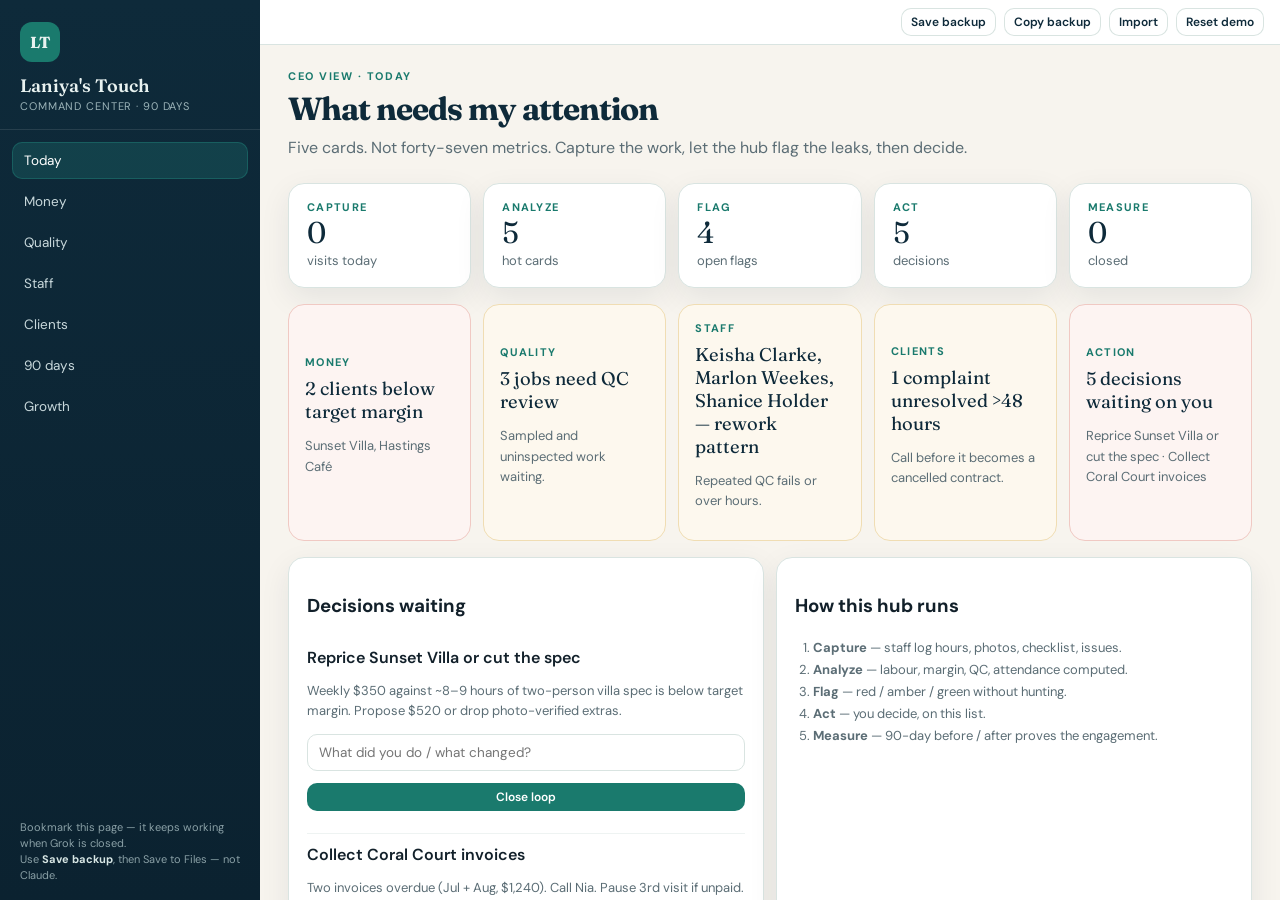
<file: index.html>
<!DOCTYPE html>
<html lang="en">
<head>
<meta charset="UTF-8" />
<meta name="viewport" content="width=device-width, initial-scale=1" />
<title>Laniya's Touch — Command Center</title>
<link rel="preconnect" href="https://fonts.googleapis.com" />
<link rel="preconnect" href="https://fonts.gstatic.com" crossorigin />
<link href="https://fonts.googleapis.com/css2?family=DM+Sans:ital,opsz,wght@0,9..40,400;0,9..40,500;0,9..40,600;0,9..40,700;1,9..40,400&family=Fraunces:opsz,wght@9..144,500;9..144,600;9..144,700&display=swap" rel="stylesheet" />
<style>
:root {
  --navy:#0e2a3a; --navy-2:#16384c; --ink:#12202a; --teal:#1a7a6d; --teal-2:#249688;
  --mint:#d8f0eb; --foam:#f3faf8; --gold:#c4a35a; --paper:#f7f4ee; --white:#fff;
  --line:#d9e4e1; --muted:#5b6d75; --danger:#b54a3c; --ok:#1f7a4d; --warn:#b7791f;
  --shadow:0 10px 30px rgba(14,42,58,.08); --radius:16px;
}
*{box-sizing:border-box}
html,body{margin:0;height:100%;font-family:"DM Sans",system-ui,sans-serif;background:var(--paper);color:var(--ink)}
button,input,select,textarea{font-family:inherit}
.app{display:flex;height:100dvh;min-height:0}
aside{width:260px;background:linear-gradient(180deg,var(--navy),#0b2230);color:#e8f2f0;display:flex;flex-direction:column;flex-shrink:0}
.brand{padding:22px 20px 16px;border-bottom:1px solid rgba(255,255,255,.1)}
.mark{width:40px;height:40px;border-radius:12px;background:var(--teal);display:grid;place-items:center;font-family:Fraunces,serif;font-weight:700}
.brand h1{font-family:Fraunces,serif;font-size:18px;margin:12px 0 2px;font-weight:600}
.brand p{margin:0;font-size:11px;letter-spacing:.08em;text-transform:uppercase;color:#9bb3b8}
nav{padding:12px;display:flex;flex-direction:column;gap:4px}
nav button{appearance:none;border:0;background:transparent;color:#c9d9dc;text-align:left;padding:10px 12px;border-radius:10px;cursor:pointer;font-size:13.5px}
nav button:hover{background:rgba(255,255,255,.06);color:#fff}
nav button.active{background:rgba(36,150,136,.22);color:#fff;box-shadow:inset 0 0 0 1px rgba(36,150,136,.35)}
.aside-foot{margin-top:auto;padding:16px 20px;font-size:11px;color:#8aa0a6;line-height:1.45}
.aside-foot strong{color:#d7e6e4}
.shell{flex:1;min-width:0;display:flex;flex-direction:column}
header.top{display:flex;gap:8px;justify-content:flex-end;align-items:center;padding:8px 16px;border-bottom:1px solid var(--line);background:#fff;flex-wrap:wrap}
main{flex:1;overflow:auto;padding:24px 28px 56px}
.wrap{max-width:1180px;margin:0 auto}
.eyebrow{font-size:11px;font-weight:700;letter-spacing:.14em;text-transform:uppercase;color:var(--teal);margin:0 0 6px}
h2.page{font-family:Fraunces,serif;font-size:32px;margin:0;letter-spacing:-.03em;color:var(--navy)}
.lede{color:var(--muted);margin:8px 0 0;max-width:62ch;line-height:1.55}
.topbar{display:flex;justify-content:space-between;gap:16px;align-items:flex-start;margin-bottom:22px;flex-wrap:wrap}
.grid{display:grid;gap:12px}
.g5{grid-template-columns:repeat(5,1fr)}
.g4{grid-template-columns:repeat(4,1fr)}
.g3{grid-template-columns:repeat(3,1fr)}
.g2{grid-template-columns:repeat(2,1fr)}
@media (max-width:1100px){.g5,.g4{grid-template-columns:repeat(2,1fr)}.g3{grid-template-columns:1fr}}
@media (max-width:860px){
  .app{flex-direction:column;height:auto;min-height:100dvh}
  aside{width:100%;height:auto}
  nav{flex-direction:row;flex-wrap:wrap}
  .g5,.g4,.g2{grid-template-columns:1fr}
  main{padding:16px}
}
.card{background:#fff;border:1px solid var(--line);border-radius:var(--radius);box-shadow:var(--shadow);padding:16px 18px}
.stat{font-family:Fraunces,serif;font-size:30px;color:var(--navy);letter-spacing:-.03em}
.kicker{font-size:11px;font-weight:700;letter-spacing:.12em;text-transform:uppercase;color:var(--teal)}
.btn{border:0;border-radius:10px;padding:9px 14px;cursor:pointer;background:var(--navy);color:#fff;font-weight:600;font-size:13px}
.btn:hover{background:var(--navy-2)}
.btn.ghost{background:transparent;color:var(--navy);box-shadow:inset 0 0 0 1px var(--line)}
.btn.teal{background:var(--teal)}
.btn.small{padding:6px 10px;font-size:12px}
.pill{display:inline-flex;border-radius:999px;padding:3px 9px;font-size:11.5px;font-weight:600;background:var(--mint);color:var(--teal)}
.pill.red{background:#f8dcd8;color:var(--danger)}
.pill.amber{background:#f8e7c9;color:#8a5a10}
.pill.green{background:#dcefe3;color:var(--ok)}
.pill.navy{background:#e4eef3;color:var(--navy)}
.pill.muted{background:#eef1f2;color:var(--muted)}
table{width:100%;border-collapse:collapse;font-size:13.5px}
th{text-align:left;font-size:11px;letter-spacing:.08em;text-transform:uppercase;color:var(--muted);padding:8px 10px;border-bottom:1px solid var(--line)}
td{padding:10px;border-bottom:1px solid #eef3f2;vertical-align:top}
tr:hover td{background:var(--foam)}
label.field{display:block;font-size:12px;font-weight:600;color:var(--navy);margin:0 0 6px}
input,select,textarea{border:1px solid var(--line);border-radius:10px;padding:9px 11px;font-size:13.5px;width:100%;background:#fff}
textarea{min-height:72px}
.form-row{display:grid;gap:12px;margin-bottom:12px}
.cols-2{grid-template-columns:1fr 1fr}
.cols-3{grid-template-columns:1fr 1fr 1fr}
.modal-back{position:fixed;inset:0;background:rgba(14,42,58,.45);display:none;align-items:flex-end;justify-content:center;z-index:40;padding:0}
.modal-back.open{display:flex}
.modal{background:#fff;width:min(640px,100%);border-radius:18px 18px 0 0;padding:22px;max-height:92dvh;overflow:auto}
@media(min-width:700px){.modal-back{align-items:center;padding:20px}.modal{border-radius:18px}}
.attn{border:1px solid var(--line);border-radius:16px;padding:16px;text-align:left;cursor:pointer;background:#fff}
.attn.red{background:#fdf4f2;border-color:#f0c9c3}
.attn.amber{background:#fdf8ee;border-color:#f0ddb3}
.attn.green{background:#f3faf5;border-color:#c9e6d2}
.bar{height:10px;background:#e7efed;border-radius:99px;overflow:hidden}
.bar>span{display:block;height:100%;background:var(--teal)}
.photos{display:flex;gap:8px;overflow:auto;margin-top:8px}
.photos img,.photos video{height:88px;border-radius:10px;object-fit:cover}
.note{font-size:13px;color:var(--muted);line-height:1.55}
.hidden{display:none !important}
.menu-btn{display:none}
@media(max-width:860px){.menu-btn{display:inline-flex}}
.check{display:flex;gap:8px;align-items:flex-start;padding:8px 0;border-bottom:1px solid #eef3f2;cursor:pointer}
</style>
</head>
<body>
<div class="app">
  <aside id="aside">
    <div class="brand">
      <div class="mark">LT</div>
      <h1>Laniya's Touch</h1>
      <p>Command center · 90 days</p>
    </div>
    <nav id="nav"></nav>
    <div class="aside-foot">
      Bookmark this page — it keeps working when Grok is closed.<br/>
      Use <strong>Save backup</strong>, then Save to Files — not Claude.
    </div>
  </aside>
  <div class="shell">
    <header class="top">
      <button class="btn ghost small menu-btn" onclick="toggleMenu()">Menu</button>
      <span style="margin-right:auto;font-family:Fraunces,serif;color:var(--navy)" class="menu-btn">Laniya's Touch</span>
      <button class="btn ghost small" onclick="saveBackup()">Save backup</button>
      <button class="btn ghost small" onclick="copyBackup()">Copy backup</button>
      <label class="btn ghost small" style="cursor:pointer">Import<input id="imp" type="file" accept=".txt,.json,text/plain,application/json" class="hidden"></label>
      <button class="btn ghost small" onclick="if(confirm('Reset to the seeded command center?')) resetDemo()">Reset demo</button>
    </header>
    <p id="note" class="hidden" style="margin:0;padding:10px 16px;background:var(--foam);border-bottom:1px solid var(--line);color:var(--navy);font-size:13px"></p>
    <main><div class="wrap" id="root"></div></main>
  </div>
</div>
<div class="modal-back" id="modal"><div class="modal" id="modalBody"></div></div>
<script>
const KEY = "laniya-ops-hub-v3";
const FREQ = {Weekly:4.33,"Bi-weekly":2.17,Monthly:1,Quarterly:1/3,Yearly:1/12,"One-off":0};
const SEED = {"engagementStart":"2026-09-01","baseline":{"asOf":"2026-09-01","label":"As found — August 2026","revenue":5480,"expenses":5120,"labour":3280,"grossMargin":0.21,"net":360,"clientCount":4,"avgJobValue":390,"complaints":5,"rework":4},"overhead":{"rent":400,"insurance":350,"vehicle":600,"supplies":180,"admin":120,"other":80,"fuel":420,"ownerDraw":2200},"staff":[{"id":"s1","name":"Keisha Clarke","role":"Crew lead","payRate":28,"phone":"246-233-0144","status":"Active","notes":"Leads Harbour and villa spec. High QC, low rework."},{"id":"s2","name":"Marlon Weekes","role":"Cleaner","payRate":22,"phone":"246-230-7721","status":"Active","notes":"Often over hours. Restroom and glass misses repeating."},{"id":"s3","name":"Shanice Holder","role":"Cleaner","payRate":22,"phone":"246-271-4480","status":"Active","notes":"Reliable. Pair with Keisha on clinics and Harbour."}],"clients":[{"id":"c1","name":"Harbour Law Chambers","property":"3rd Floor, Harbour Place","sector":"Commercial office","frequency":"Weekly","status":"Active","contractStart":"2026-03-01","contact":"Andrea Best","phone":"246-430-1100","email":"andrea@harbourlaw.bb","price":480,"estHours":6,"services":"Weekly office: desks, kitchenette, restrooms, floors, reception.","specialInstructions":"Do not move files on partners' desks. After 6:30pm Fridays only if extra.","accessInfo":"Fob at reception. Alarm code with Andrea.","watchPoints":["Kitchenette fridge door","Boardroom glass","Partners' desks — wipe around, don't tidy papers"],"assignedStaffIds":["s1","s3"],"targetMargin":0.35,"notes":"Anchor Tier 1 contract. Treat as the proof-of-work site."},{"id":"c2","name":"Sunset Villa","property":"West Coast, Worthing","sector":"Villa / vacation rental","frequency":"Weekly","status":"Active","contractStart":"2026-05-12","contact":"Patrice Hall","phone":"246-266-9090","email":"patrice@sunsetvilla.bb","price":350,"estHours":8,"services":"Weekly villa + guest turnover, linen, photo inspection.","specialInstructions":"Guest changeover days: baths and glass to hotel spec. Report maintenance separately.","accessInfo":"Key lockbox 4419. Gate code 2208.","watchPoints":["Master shower glass","Outdoor glass doors","White upholstery"],"assignedStaffIds":["s1","s2"],"targetMargin":0.35,"notes":"Underpriced for hours and villa spec. Prime pricing conversation."},{"id":"c3","name":"Coral Court Medical","property":"Coral Court, Hastings","sector":"Medical / clinic","frequency":"Bi-weekly","status":"Active","contractStart":"2026-04-08","contact":"Dr. R. Singh — practice manager Nia","phone":"246-427-3300","email":"nia@coralcourt.bb","price":620,"estHours":5,"services":"Clinical hygiene, waiting room, restrooms. No photos of records.","specialInstructions":"Before 7:30am only. Absolute discretion.","accessInfo":"Nia meets at the side door.","watchPoints":["Treatment rooms","Waiting-room toys/magazines","Clinical waste"],"assignedStaffIds":["s1","s3"],"targetMargin":0.35,"notes":"Good specialty margin. Invoice discipline is the problem."},{"id":"c4","name":"Limegrove Offices","property":"Limegrove, Holetown","sector":"Retail / showroom","frequency":"Weekly","status":"Active","contractStart":"2026-06-02","contact":"Jason Moore","phone":"246-572-0188","email":"jason@limegroveoffices.bb","price":400,"estHours":5,"services":"Evening office clean of shared suites.","specialInstructions":"After 5:30pm. Kitchenette is the complaint magnet.","accessInfo":"Security desk signs crew in.","watchPoints":["Kitchenette","Suite restrooms","Glass on atrium side"],"assignedStaffIds":["s2"],"targetMargin":0.35,"notes":"Complaints climbing. Staffed by Marlon alone."},{"id":"c5","name":"Hastings Café","property":"Hastings Main Road","sector":"Restaurant / café","frequency":"Monthly","status":"Active","contractStart":"2026-07-01","contact":"Leah Clarke","phone":"246-228-4411","email":"leah@hastingscafe.bb","price":280,"estHours":6,"services":"Monthly kitchen / floor deep clean after close.","specialInstructions":"After 9pm. Extraction only if listed that month.","accessInfo":"Leah leaves the back key.","watchPoints":["Canopy grease","Floor edges","Service counter"],"assignedStaffIds":["s1","s2"],"targetMargin":0.35,"notes":"Cash-injection work priced like a favour. Hours over-run."}],"visits":[{"id":"v-h1","clientId":"c1","date":"2026-08-12","startTime":"07:00","endTime":"13:00","hoursActual":6,"overtimeHours":0,"suppliesCost":14,"transportCost":18,"crewIds":["s1","s3"],"qcScore":"Pass","qcNotes":"Solid weekly.","issue":"","damageReport":"","checklist":[{"id":"ck-0","label":"Trash and recycling emptied","ok":true,"note":""},{"id":"ck-1","label":"Desks and shared surfaces wiped","ok":true,"note":""},{"id":"ck-2","label":"Reception presentable","ok":true,"note":""},{"id":"ck-3","label":"Kitchen / break room to spec","ok":true,"note":""},{"id":"ck-4","label":"Restrooms restocked and clean","ok":true,"note":""},{"id":"ck-5","label":"Floors vacuumed / mopped","ok":true,"note":""},{"id":"ck-6","label":"Exception notes left for manager","ok":true,"note":""}],"media":[],"sampled":false,"sampledReviewed":false},{"id":"v-h2","clientId":"c1","date":"2026-08-19","startTime":"07:00","endTime":"13:15","hoursActual":6.25,"overtimeHours":0,"suppliesCost":12,"transportCost":18,"crewIds":["s1","s3"],"qcScore":"Pass","qcNotes":"","issue":"","damageReport":"","checklist":[{"id":"ck-0","label":"Trash and recycling emptied","ok":true,"note":""},{"id":"ck-1","label":"Desks and shared surfaces wiped","ok":true,"note":""},{"id":"ck-2","label":"Reception presentable","ok":true,"note":""},{"id":"ck-3","label":"Kitchen / break room to spec","ok":true,"note":""},{"id":"ck-4","label":"Restrooms restocked and clean","ok":true,"note":""},{"id":"ck-5","label":"Floors vacuumed / mopped","ok":true,"note":""},{"id":"ck-6","label":"Exception notes left for manager","ok":true,"note":""}],"media":[],"sampled":true,"sampledReviewed":true},{"id":"v-h3","clientId":"c1","date":"2026-08-26","startTime":"07:00","endTime":"13:00","hoursActual":6,"overtimeHours":0,"suppliesCost":11,"transportCost":18,"crewIds":["s1","s3"],"qcScore":"Pass","qcNotes":"","issue":"","damageReport":"","checklist":[{"id":"ck-0","label":"Trash and recycling emptied","ok":true,"note":""},{"id":"ck-1","label":"Desks and shared surfaces wiped","ok":true,"note":""},{"id":"ck-2","label":"Reception presentable","ok":true,"note":""},{"id":"ck-3","label":"Kitchen / break room to spec","ok":true,"note":""},{"id":"ck-4","label":"Restrooms restocked and clean","ok":true,"note":""},{"id":"ck-5","label":"Floors vacuumed / mopped","ok":true,"note":""},{"id":"ck-6","label":"Exception notes left for manager","ok":true,"note":""}],"media":[{"id":"m-h3a","kind":"after","src":"/qc/office-reception-after.jpg","caption":"Reception after"}],"sampled":false,"sampledReviewed":false},{"id":"v-h4","clientId":"c1","date":"2026-09-02","startTime":"07:00","endTime":"13:10","hoursActual":6.2,"overtimeHours":0,"suppliesCost":12,"transportCost":18,"crewIds":["s1","s3"],"qcScore":"Pass","qcNotes":"Kitchenette reset. Photo set complete.","issue":"","damageReport":"","checklist":[{"id":"ck-0","label":"Trash and recycling emptied","ok":true,"note":""},{"id":"ck-1","label":"Desks and shared surfaces wiped","ok":true,"note":""},{"id":"ck-2","label":"Reception presentable","ok":true,"note":""},{"id":"ck-3","label":"Kitchen / break room to spec","ok":true,"note":""},{"id":"ck-4","label":"Restrooms restocked and clean","ok":true,"note":""},{"id":"ck-5","label":"Floors vacuumed / mopped","ok":true,"note":""},{"id":"ck-6","label":"Exception notes left for manager","ok":true,"note":""}],"media":[{"id":"m-h4b","kind":"before","src":"/qc/office-kitchen-before.jpg","caption":"Kitchenette before"},{"id":"m-h4a","kind":"after","src":"/qc/office-kitchen-after.jpg","caption":"Kitchenette after"},{"id":"m-h4r","kind":"after","src":"/qc/office-reception-after.jpg","caption":"Reception after"}],"sampled":true,"sampledReviewed":false},{"id":"v-s1","clientId":"c2","date":"2026-08-09","startTime":"09:00","endTime":"18:00","hoursActual":9,"overtimeHours":1,"suppliesCost":28,"transportCost":32,"crewIds":["s1","s2"],"qcScore":"Retrain","qcNotes":"Glass and chrome not to villa spec.","issue":"Bathroom glass streaks","damageReport":"","checklist":[{"id":"ck-0","label":"Entry photos taken before work","ok":true,"note":""},{"id":"ck-1","label":"Linen change and bed presentation","ok":true,"note":""},{"id":"ck-2","label":"Kitchen to spec","ok":true,"note":""},{"id":"ck-3","label":"Baths, glass, and chrome to spec","ok":false,"note":"Missed on this visit"},{"id":"ck-4","label":"Floors and living areas","ok":true,"note":""},{"id":"ck-5","label":"Consumables reset","ok":true,"note":""},{"id":"ck-6","label":"Photo-verified inspection sent","ok":true,"note":""},{"id":"ck-7","label":"Maintenance / missing-item log sent","ok":true,"note":""}],"media":[],"sampled":true,"sampledReviewed":true},{"id":"v-s2","clientId":"c2","date":"2026-08-16","startTime":"09:00","endTime":"17:30","hoursActual":8.5,"overtimeHours":0.5,"suppliesCost":24,"transportCost":32,"crewIds":["s1","s2"],"qcScore":"Pass","qcNotes":"","issue":"","damageReport":"Hairline chip on hallway tile — photographed, existing.","checklist":[{"id":"ck-0","label":"Entry photos taken before work","ok":true,"note":""},{"id":"ck-1","label":"Linen change and bed presentation","ok":true,"note":""},{"id":"ck-2","label":"Kitchen to spec","ok":true,"note":""},{"id":"ck-3","label":"Baths, glass, and chrome to spec","ok":true,"note":""},{"id":"ck-4","label":"Floors and living areas","ok":true,"note":""},{"id":"ck-5","label":"Consumables reset","ok":true,"note":""},{"id":"ck-6","label":"Photo-verified inspection sent","ok":true,"note":""},{"id":"ck-7","label":"Maintenance / missing-item log sent","ok":true,"note":""}],"media":[],"sampled":false,"sampledReviewed":false},{"id":"v-s3","clientId":"c2","date":"2026-08-23","startTime":"09:00","endTime":"18:00","hoursActual":9,"overtimeHours":1,"suppliesCost":26,"transportCost":32,"crewIds":["s2","s3"],"qcScore":"Redo","qcNotes":"Guest arriving 4pm. Crew sent back for baths.","issue":"Bath grout and shower glass below standard","damageReport":"","checklist":[{"id":"ck-0","label":"Entry photos taken before work","ok":true,"note":""},{"id":"ck-1","label":"Linen change and bed presentation","ok":true,"note":""},{"id":"ck-2","label":"Kitchen to spec","ok":true,"note":""},{"id":"ck-3","label":"Baths, glass, and chrome to spec","ok":false,"note":"Missed on this visit"},{"id":"ck-4","label":"Floors and living areas","ok":true,"note":""},{"id":"ck-5","label":"Consumables reset","ok":true,"note":""},{"id":"ck-6","label":"Photo-verified inspection sent","ok":false,"note":"Missed on this visit"},{"id":"ck-7","label":"Maintenance / missing-item log sent","ok":true,"note":""}],"media":[],"sampled":true,"sampledReviewed":true},{"id":"v-s4","clientId":"c2","date":"2026-08-30","startTime":"09:00","endTime":"17:00","hoursActual":8,"overtimeHours":0,"suppliesCost":22,"transportCost":32,"crewIds":["s1","s3"],"qcScore":"Pass","qcNotes":"Keisha led. Villa spec held.","issue":"","damageReport":"","checklist":[{"id":"ck-0","label":"Entry photos taken before work","ok":true,"note":""},{"id":"ck-1","label":"Linen change and bed presentation","ok":true,"note":""},{"id":"ck-2","label":"Kitchen to spec","ok":true,"note":""},{"id":"ck-3","label":"Baths, glass, and chrome to spec","ok":true,"note":""},{"id":"ck-4","label":"Floors and living areas","ok":true,"note":""},{"id":"ck-5","label":"Consumables reset","ok":true,"note":""},{"id":"ck-6","label":"Photo-verified inspection sent","ok":true,"note":""},{"id":"ck-7","label":"Maintenance / missing-item log sent","ok":true,"note":""}],"media":[{"id":"m-s4b","kind":"after","src":"/qc/villa-bath-after.jpg","caption":"Master bath after"},{"id":"m-s4l","kind":"after","src":"/qc/villa-living-after.jpg","caption":"Living after"}],"sampled":false,"sampledReviewed":false},{"id":"v-s5","clientId":"c2","date":"2026-09-01","startTime":"09:00","endTime":"17:40","hoursActual":8.7,"overtimeHours":0.7,"suppliesCost":24,"transportCost":32,"crewIds":["s1","s2"],"qcScore":"Pass","qcNotes":"Turnover for 2 Sept arrival.","issue":"","damageReport":"","checklist":[{"id":"ck-0","label":"Entry photos taken before work","ok":true,"note":""},{"id":"ck-1","label":"Linen change and bed presentation","ok":true,"note":""},{"id":"ck-2","label":"Kitchen to spec","ok":true,"note":""},{"id":"ck-3","label":"Baths, glass, and chrome to spec","ok":true,"note":""},{"id":"ck-4","label":"Floors and living areas","ok":true,"note":""},{"id":"ck-5","label":"Consumables reset","ok":true,"note":""},{"id":"ck-6","label":"Photo-verified inspection sent","ok":true,"note":""},{"id":"ck-7","label":"Maintenance / missing-item log sent","ok":true,"note":""}],"media":[{"id":"m-s5b","kind":"after","src":"/qc/villa-bath-after.jpg","caption":"Master bath after"},{"id":"m-s5l","kind":"after","src":"/qc/villa-living-after.jpg","caption":"Living after"}],"sampled":true,"sampledReviewed":false},{"id":"v-l1","clientId":"c4","date":"2026-08-13","startTime":"17:30","endTime":"22:30","hoursActual":5,"overtimeHours":0,"suppliesCost":16,"transportCost":14,"crewIds":["s2"],"qcScore":"Retrain","qcNotes":"Kitchenette left sticky.","issue":"Break-room counters","damageReport":"","checklist":[{"id":"ck-0","label":"Trash and recycling emptied","ok":true,"note":""},{"id":"ck-1","label":"Desks and shared surfaces wiped","ok":true,"note":""},{"id":"ck-2","label":"Reception presentable","ok":true,"note":""},{"id":"ck-3","label":"Kitchen / break room to spec","ok":false,"note":"Missed on this visit"},{"id":"ck-4","label":"Restrooms restocked and clean","ok":true,"note":""},{"id":"ck-5","label":"Floors vacuumed / mopped","ok":true,"note":""},{"id":"ck-6","label":"Exception notes left for manager","ok":true,"note":""}],"media":[],"sampled":false,"sampledReviewed":false},{"id":"v-l2","clientId":"c4","date":"2026-08-20","startTime":"17:30","endTime":"23:00","hoursActual":5.5,"overtimeHours":0.5,"suppliesCost":15,"transportCost":14,"crewIds":["s2"],"qcScore":"Pass","qcNotes":"","issue":"","damageReport":"","checklist":[{"id":"ck-0","label":"Trash and recycling emptied","ok":true,"note":""},{"id":"ck-1","label":"Desks and shared surfaces wiped","ok":true,"note":""},{"id":"ck-2","label":"Reception presentable","ok":true,"note":""},{"id":"ck-3","label":"Kitchen / break room to spec","ok":true,"note":""},{"id":"ck-4","label":"Restrooms restocked and clean","ok":true,"note":""},{"id":"ck-5","label":"Floors vacuumed / mopped","ok":true,"note":""},{"id":"ck-6","label":"Exception notes left for manager","ok":true,"note":""}],"media":[],"sampled":false,"sampledReviewed":false},{"id":"v-l3","clientId":"c4","date":"2026-08-27","startTime":"17:30","endTime":"22:45","hoursActual":5.25,"overtimeHours":0.25,"suppliesCost":16,"transportCost":14,"crewIds":["s2"],"qcScore":"Redo","qcNotes":"Restroom chrome and grout missed. Client complaint logged.","issue":"Restroom not to spec","damageReport":"","checklist":[{"id":"ck-0","label":"Trash and recycling emptied","ok":true,"note":""},{"id":"ck-1","label":"Desks and shared surfaces wiped","ok":true,"note":""},{"id":"ck-2","label":"Reception presentable","ok":true,"note":""},{"id":"ck-3","label":"Kitchen / break room to spec","ok":true,"note":""},{"id":"ck-4","label":"Restrooms restocked and clean","ok":false,"note":"Missed on this visit"},{"id":"ck-5","label":"Floors vacuumed / mopped","ok":true,"note":""},{"id":"ck-6","label":"Exception notes left for manager","ok":true,"note":""}],"media":[{"id":"m-l3i","kind":"issue","src":"/qc/restroom-miss.jpg","caption":"Restroom miss — QC photo"}],"sampled":true,"sampledReviewed":true},{"id":"v-l4","clientId":"c4","date":"2026-09-02","startTime":"17:30","endTime":"23:10","hoursActual":5.7,"overtimeHours":0.7,"suppliesCost":16,"transportCost":14,"crewIds":["s2"],"qcScore":"Not inspected","qcNotes":"Awaiting photo review.","issue":"","damageReport":"","checklist":[{"id":"ck-0","label":"Trash and recycling emptied","ok":true,"note":""},{"id":"ck-1","label":"Desks and shared surfaces wiped","ok":true,"note":""},{"id":"ck-2","label":"Reception presentable","ok":true,"note":""},{"id":"ck-3","label":"Kitchen / break room to spec","ok":true,"note":""},{"id":"ck-4","label":"Restrooms restocked and clean","ok":true,"note":""},{"id":"ck-5","label":"Floors vacuumed / mopped","ok":true,"note":""},{"id":"ck-6","label":"Exception notes left for manager","ok":true,"note":""}],"media":[{"id":"m-l4b","kind":"before","src":"/qc/office-kitchen-before.jpg","caption":"Kitchenette before"},{"id":"m-l4a","kind":"after","src":"/qc/office-kitchen-after.jpg","caption":"Kitchenette after"},{"id":"m-l4i","kind":"issue","src":"/qc/restroom-miss.jpg","caption":"Restroom still dull — review"}],"sampled":true,"sampledReviewed":false},{"id":"v-c1","clientId":"c3","date":"2026-08-08","startTime":"06:00","endTime":"11:00","hoursActual":5,"overtimeHours":0,"suppliesCost":22,"transportCost":16,"crewIds":["s1","s3"],"qcScore":"Pass","qcNotes":"Clinic protocol held.","issue":"","damageReport":"","checklist":[{"id":"ck-0","label":"Clinical surfaces disinfected","ok":true,"note":""},{"id":"ck-1","label":"Waiting area and reception","ok":true,"note":""},{"id":"ck-2","label":"Restrooms to hygiene spec","ok":true,"note":""},{"id":"ck-3","label":"Floors","ok":true,"note":""},{"id":"ck-4","label":"Waste handled per protocol","ok":true,"note":""},{"id":"ck-5","label":"Discretion / no client-area photos of records","ok":true,"note":""}],"media":[],"sampled":false,"sampledReviewed":false},{"id":"v-c2","clientId":"c3","date":"2026-08-22","startTime":"06:00","endTime":"11:15","hoursActual":5.25,"overtimeHours":0,"suppliesCost":20,"transportCost":16,"crewIds":["s1","s3"],"qcScore":"Pass","qcNotes":"","issue":"","damageReport":"","checklist":[{"id":"ck-0","label":"Clinical surfaces disinfected","ok":true,"note":""},{"id":"ck-1","label":"Waiting area and reception","ok":true,"note":""},{"id":"ck-2","label":"Restrooms to hygiene spec","ok":true,"note":""},{"id":"ck-3","label":"Floors","ok":true,"note":""},{"id":"ck-4","label":"Waste handled per protocol","ok":true,"note":""},{"id":"ck-5","label":"Discretion / no client-area photos of records","ok":true,"note":""}],"media":[],"sampled":true,"sampledReviewed":true},{"id":"v-k1","clientId":"c5","date":"2026-08-15","startTime":"21:00","endTime":"03:30","hoursActual":6.5,"overtimeHours":1.5,"suppliesCost":38,"transportCost":20,"crewIds":["s1","s2"],"qcScore":"Pass","qcNotes":"After-hours kitchen. Hours over estimate.","issue":"","damageReport":"","checklist":[{"id":"ck-0","label":"Front of house floors and seats","ok":true,"note":""},{"id":"ck-1","label":"Restrooms","ok":true,"note":""},{"id":"ck-2","label":"Kitchen surfaces (non-extraction)","ok":true,"note":""},{"id":"ck-3","label":"Extraction / canopy if in scope","ok":true,"note":""},{"id":"ck-4","label":"Bins and grease notes","ok":true,"note":""}],"media":[],"sampled":false,"sampledReviewed":false}],"attendance":[{"id":"a-s1-2026-08-04","staffId":"s1","date":"2026-08-04","scheduled":true,"status":"present"},{"id":"a-s2-2026-08-04","staffId":"s2","date":"2026-08-04","scheduled":true,"status":"present"},{"id":"a-s3-2026-08-04","staffId":"s3","date":"2026-08-04","scheduled":true,"status":"present"},{"id":"a-s1-2026-08-05","staffId":"s1","date":"2026-08-05","scheduled":true,"status":"present"},{"id":"a-s2-2026-08-05","staffId":"s2","date":"2026-08-05","scheduled":true,"status":"present"},{"id":"a-s3-2026-08-05","staffId":"s3","date":"2026-08-05","scheduled":true,"status":"present"},{"id":"a-s1-2026-08-06","staffId":"s1","date":"2026-08-06","scheduled":true,"status":"present"},{"id":"a-s2-2026-08-06","staffId":"s2","date":"2026-08-06","scheduled":true,"status":"present"},{"id":"a-s3-2026-08-06","staffId":"s3","date":"2026-08-06","scheduled":true,"status":"present"},{"id":"a-s1-2026-08-07","staffId":"s1","date":"2026-08-07","scheduled":true,"status":"present"},{"id":"a-s2-2026-08-07","staffId":"s2","date":"2026-08-07","scheduled":true,"status":"absent"},{"id":"a-s3-2026-08-07","staffId":"s3","date":"2026-08-07","scheduled":true,"status":"present"},{"id":"a-s1-2026-08-10","staffId":"s1","date":"2026-08-10","scheduled":true,"status":"present"},{"id":"a-s2-2026-08-10","staffId":"s2","date":"2026-08-10","scheduled":true,"status":"present"},{"id":"a-s3-2026-08-10","staffId":"s3","date":"2026-08-10","scheduled":true,"status":"present"},{"id":"a-s1-2026-08-11","staffId":"s1","date":"2026-08-11","scheduled":true,"status":"present"},{"id":"a-s2-2026-08-11","staffId":"s2","date":"2026-08-11","scheduled":true,"status":"present"},{"id":"a-s3-2026-08-11","staffId":"s3","date":"2026-08-11","scheduled":true,"status":"late"},{"id":"a-s1-2026-08-12","staffId":"s1","date":"2026-08-12","scheduled":true,"status":"present"},{"id":"a-s2-2026-08-12","staffId":"s2","date":"2026-08-12","scheduled":true,"status":"present"},{"id":"a-s3-2026-08-12","staffId":"s3","date":"2026-08-12","scheduled":true,"status":"present"},{"id":"a-s1-2026-08-13","staffId":"s1","date":"2026-08-13","scheduled":true,"status":"present"},{"id":"a-s2-2026-08-13","staffId":"s2","date":"2026-08-13","scheduled":true,"status":"present"},{"id":"a-s3-2026-08-13","staffId":"s3","date":"2026-08-13","scheduled":true,"status":"present"},{"id":"a-s1-2026-08-14","staffId":"s1","date":"2026-08-14","scheduled":true,"status":"present"},{"id":"a-s2-2026-08-14","staffId":"s2","date":"2026-08-14","scheduled":true,"status":"late"},{"id":"a-s3-2026-08-14","staffId":"s3","date":"2026-08-14","scheduled":true,"status":"present"},{"id":"a-s1-2026-08-17","staffId":"s1","date":"2026-08-17","scheduled":true,"status":"present"},{"id":"a-s2-2026-08-17","staffId":"s2","date":"2026-08-17","scheduled":true,"status":"present"},{"id":"a-s3-2026-08-17","staffId":"s3","date":"2026-08-17","scheduled":true,"status":"present"},{"id":"a-s1-2026-08-18","staffId":"s1","date":"2026-08-18","scheduled":true,"status":"present"},{"id":"a-s2-2026-08-18","staffId":"s2","date":"2026-08-18","scheduled":true,"status":"present"},{"id":"a-s3-2026-08-18","staffId":"s3","date":"2026-08-18","scheduled":true,"status":"absent"},{"id":"a-s1-2026-08-19","staffId":"s1","date":"2026-08-19","scheduled":true,"status":"present"},{"id":"a-s2-2026-08-19","staffId":"s2","date":"2026-08-19","scheduled":true,"status":"present"},{"id":"a-s3-2026-08-19","staffId":"s3","date":"2026-08-19","scheduled":true,"status":"present"},{"id":"a-s1-2026-08-20","staffId":"s1","date":"2026-08-20","scheduled":true,"status":"present"},{"id":"a-s2-2026-08-20","staffId":"s2","date":"2026-08-20","scheduled":true,"status":"present"},{"id":"a-s3-2026-08-20","staffId":"s3","date":"2026-08-20","scheduled":true,"status":"present"},{"id":"a-s1-2026-08-21","staffId":"s1","date":"2026-08-21","scheduled":true,"status":"present"},{"id":"a-s2-2026-08-21","staffId":"s2","date":"2026-08-21","scheduled":true,"status":"absent"},{"id":"a-s3-2026-08-21","staffId":"s3","date":"2026-08-21","scheduled":true,"status":"present"},{"id":"a-s1-2026-08-24","staffId":"s1","date":"2026-08-24","scheduled":true,"status":"present"},{"id":"a-s2-2026-08-24","staffId":"s2","date":"2026-08-24","scheduled":true,"status":"present"},{"id":"a-s3-2026-08-24","staffId":"s3","date":"2026-08-24","scheduled":true,"status":"present"},{"id":"a-s1-2026-08-25","staffId":"s1","date":"2026-08-25","scheduled":true,"status":"present"},{"id":"a-s2-2026-08-25","staffId":"s2","date":"2026-08-25","scheduled":true,"status":"present"},{"id":"a-s3-2026-08-25","staffId":"s3","date":"2026-08-25","scheduled":true,"status":"present"},{"id":"a-s1-2026-08-26","staffId":"s1","date":"2026-08-26","scheduled":true,"status":"present"},{"id":"a-s2-2026-08-26","staffId":"s2","date":"2026-08-26","scheduled":true,"status":"present"},{"id":"a-s3-2026-08-26","staffId":"s3","date":"2026-08-26","scheduled":true,"status":"present"},{"id":"a-s1-2026-08-27","staffId":"s1","date":"2026-08-27","scheduled":true,"status":"present"},{"id":"a-s2-2026-08-27","staffId":"s2","date":"2026-08-27","scheduled":true,"status":"present"},{"id":"a-s3-2026-08-27","staffId":"s3","date":"2026-08-27","scheduled":true,"status":"present"},{"id":"a-s1-2026-08-28","staffId":"s1","date":"2026-08-28","scheduled":true,"status":"present"},{"id":"a-s2-2026-08-28","staffId":"s2","date":"2026-08-28","scheduled":true,"status":"late"},{"id":"a-s3-2026-08-28","staffId":"s3","date":"2026-08-28","scheduled":true,"status":"present"},{"id":"a-s1-2026-08-31","staffId":"s1","date":"2026-08-31","scheduled":true,"status":"present"},{"id":"a-s2-2026-08-31","staffId":"s2","date":"2026-08-31","scheduled":true,"status":"present"},{"id":"a-s3-2026-08-31","staffId":"s3","date":"2026-08-31","scheduled":true,"status":"present"},{"id":"a-s1-2026-09-01","staffId":"s1","date":"2026-09-01","scheduled":true,"status":"late"},{"id":"a-s2-2026-09-01","staffId":"s2","date":"2026-09-01","scheduled":true,"status":"present"},{"id":"a-s3-2026-09-01","staffId":"s3","date":"2026-09-01","scheduled":true,"status":"present"},{"id":"a-s1-2026-09-02","staffId":"s1","date":"2026-09-02","scheduled":true,"status":"present"},{"id":"a-s2-2026-09-02","staffId":"s2","date":"2026-09-02","scheduled":true,"status":"present"},{"id":"a-s3-2026-09-02","staffId":"s3","date":"2026-09-02","scheduled":true,"status":"present"}],"invoices":[{"id":"i1","clientId":"c1","date":"2026-08-01","dueDate":"2026-08-15","amount":480,"status":"paid","paidDate":"2026-08-12"},{"id":"i2","clientId":"c1","date":"2026-09-01","dueDate":"2026-09-15","amount":480,"status":"unpaid","paidDate":""},{"id":"i3","clientId":"c2","date":"2026-08-01","dueDate":"2026-08-15","amount":350,"status":"unpaid","paidDate":""},{"id":"i4","clientId":"c2","date":"2026-09-01","dueDate":"2026-09-15","amount":350,"status":"unpaid","paidDate":""},{"id":"i5","clientId":"c3","date":"2026-07-15","dueDate":"2026-07-29","amount":620,"status":"overdue","paidDate":""},{"id":"i6","clientId":"c3","date":"2026-08-15","dueDate":"2026-08-29","amount":620,"status":"overdue","paidDate":""},{"id":"i7","clientId":"c4","date":"2026-08-01","dueDate":"2026-08-15","amount":400,"status":"paid","paidDate":"2026-08-18"},{"id":"i8","clientId":"c4","date":"2026-09-01","dueDate":"2026-09-15","amount":400,"status":"unpaid","paidDate":""},{"id":"i9","clientId":"c5","date":"2026-08-16","dueDate":"2026-08-30","amount":280,"status":"unpaid","paidDate":""}],"complaints":[{"id":"k1","clientId":"c4","staffId":"s2","date":"2026-08-28","text":"Kitchenette still sticky after Thursday service. Second time this month.","resolved":false,"resolvedAt":""},{"id":"k2","clientId":"c2","staffId":"s2","date":"2026-08-23","text":"Guest commented on shower glass. Manager asked for a return visit.","resolved":true,"resolvedAt":"2026-08-23"},{"id":"k3","clientId":"c4","staffId":"s2","date":"2026-08-14","text":"Restroom paper not restocked.","resolved":true,"resolvedAt":"2026-08-15"}],"compliments":[{"id":"p1","clientId":"c1","staffId":"s1","date":"2026-08-20","text":"Andrea: 'Boardroom was perfect for the regional meeting.'"},{"id":"p2","clientId":"c3","staffId":"s3","date":"2026-08-22","text":"Nia: 'Crew is discreet and on time. Keep the same pair.'"}],"actions":[{"id":"d1","area":"money","title":"Reprice Sunset Villa or cut the spec","body":"Weekly $350 against ~8–9 hours of two-person villa spec is below target margin. Propose $520 or drop photo-verified extras.","status":"open","createdAt":"2026-09-01","relatedType":"client","relatedId":"c2","result":""},{"id":"d2","area":"clients","title":"Collect Coral Court invoices","body":"Two invoices overdue (Jul + Aug, $1,240). Call Nia. Pause 3rd visit if unpaid.","status":"open","createdAt":"2026-09-01","relatedType":"client","relatedId":"c3","result":""},{"id":"d3","area":"staff","title":"Retrain Marlon on restrooms and glass","body":"Repeated QC fails at Limegrove and Sunset. Pair with Keisha for two shifts, then re-sample.","status":"open","createdAt":"2026-09-01","relatedType":"staff","relatedId":"s2","result":""},{"id":"d4","area":"quality","title":"Close Limegrove complaint (>48h)","body":"Jason's kitchenette complaint from 28 Aug is still open. Review today's photos and call him.","status":"open","createdAt":"2026-08-29","relatedType":"complaint","relatedId":"k1","result":""},{"id":"d5","area":"money","title":"Stop owner draws until cash covers AR gap","body":"August draw $2,200 while $2,220 sits unpaid. Draw follows collected cash, not booked revenue.","status":"open","createdAt":"2026-09-01","relatedType":"overhead","relatedId":"","result":""}],"prospects":[{"id":"p1","name":"Coastal Property Group","sector":"Property management","tier":"1","stage":"Email","role":"Property Manager","contact":"Renee","reach":"","next":"Send 5-touch intro","notes":"Aim for 10+ units per agreement."},{"id":"p2","name":"Palm Villa Concierge","sector":"Villa / vacation rental","tier":"1","stage":"Phone","role":"Villa Manager","contact":"","reach":"","next":"Book turnover SOP walkthrough","notes":"Photo-verified inspection is the differentiator."},{"id":"p3","name":"Worthing Dental","sector":"Medical / clinic","tier":"2","stage":"Research","role":"Practice Manager","contact":"","reach":"","next":"Confirm after-hours window","notes":"Same protocol as Coral Court."}],"partners":[{"id":"r1","name":"A. Griffith Realty","type":"Real estate agent","status":"In conversation","reach":"246-430-2200","notes":"Turnover and move-out feed."},{"id":"r2","name":"","type":"Interior designer","status":"To approach","reach":"","notes":"Post-renovation cleans."}],"checks":{}};
const NAV = [
  ["ceo","Today"],["money","Money"],["quality","Quality"],["staff","Staff"],
  ["clients","Clients"],["ninety","90 days"],["growth","Growth"]
];
let state = null;
let view = "ceo";
let pickDate = "";

const bbd = n => (Number(n)||0).toLocaleString("en-BB",{style:"currency",currency:"BBD",maximumFractionDigits:0});
const bbd2 = n => (Number(n)||0).toLocaleString("en-BB",{style:"currency",currency:"BBD",minimumFractionDigits:2,maximumFractionDigits:2});
const pct = n => !isFinite(n) ? "—" : (Math.round(n*1000)/10)+"%";
function esc(s){
  return String(s==null?"":s)
    .replace(/&/g,"&"+"amp;")
    .replace(/</g,"&"+"lt;")
    .replace(/>/g,"&"+"gt;")
    .replace(/"/g,"&"+"quot;")
    .replace(/'/g,"&#39;");
}
const iso = () => new Date().toISOString().slice(0,10);
function lastN(date,n,today=iso()){
  const t=new Date(today+"T12:00:00").getTime();
  const d=new Date(date+"T12:00:00").getTime();
  return t-d<=n*86400000 && t-d>=0;
}
function staffBy(id){return state.staff.find(s=>s.id===id)}
function clientBy(id){return state.clients.find(c=>c.id===id)}
function rateSum(ids){return (ids||[]).reduce((a,id)=>a+(Number(staffBy(id)?.payRate)||0),0)}
function visitLabour(v){
  const r=rateSum(v.crewIds); const ot=Number(v.overtimeHours)||0;
  const base=Math.max(0,(Number(v.hoursActual)||0)-ot);
  return base*r + ot*r*1.5;
}
function visitCost(v){return visitLabour(v)+(Number(v.suppliesCost)||0)+(Number(v.transportCost)||0)}
function monthlyBooked(c){return (Number(c.price)||0)*(FREQ[c.frequency]||0)}
function estLabour(c){
  const crew=c.assignedStaffIds?.length?c.assignedStaffIds:state.staff.filter(s=>s.status==="Active").slice(0,2).map(s=>s.id);
  return (Number(c.estHours)||0)*(FREQ[c.frequency]||0)*rateSum(crew);
}
function save(){ try{ localStorage.setItem(KEY, JSON.stringify(state)); }catch(e){} }
function load(){
  try{
    const raw=localStorage.getItem(KEY);
    if(raw){ state=Object.assign({}, structuredClone(SEED), JSON.parse(raw)); return; }
  }catch(e){}
  state=structuredClone(SEED);
  save();
}
function clientDiag(c){
  const booked=monthlyBooked(c);
  const el=estLabour(c);
  const estMargin=booked>0?(booked-el)/booked:0;
  const invoices=state.invoices.filter(i=>i.clientId===c.id);
  const ar=invoices.filter(i=>i.status!=="paid").reduce((a,i)=>a+i.amount,0);
  const overdue=invoices.filter(i=>i.status==="overdue").reduce((a,i)=>a+i.amount,0);
  const openC=state.complaints.filter(k=>k.clientId===c.id&&!k.resolved).length;
  const visits30=state.visits.filter(v=>v.clientId===c.id&&lastN(v.date,35));
  const inspected=visits30.filter(v=>v.qcScore!=="Not inspected");
  const qcPass=inspected.length?inspected.filter(v=>v.qcScore==="Pass").length/inspected.length:1;
  const reasons=[]; let rag="green";
  if(estMargin<c.targetMargin){rag="red"; reasons.push("Estimated margin "+pct(estMargin)+" vs "+pct(c.targetMargin)+" target");}
  if(overdue>0){ if(rag==="green") rag="amber"; reasons.push("Overdue invoices"); }
  if(openC>0){ if(rag==="green") rag="amber"; reasons.push(openC+" unresolved complaint"+(openC>1?"s":"")); }
  if(!reasons.length) reasons.push("High-margin / low-maintenance");
  return {c,booked,el,estMargin,ar,overdue,openC,qcPass,rag,reasons,visits30};
}
function staffCard(s){
  const att=state.attendance.filter(a=>a.staffId===s.id&&lastN(a.date,35)&&a.scheduled);
  const scheduled=att.length;
  const present=att.filter(a=>a.status==="present"||a.status==="late").length;
  const visits=state.visits.filter(v=>v.crewIds.includes(s.id)&&lastN(v.date,35));
  const inspected=visits.filter(v=>v.qcScore!=="Not inspected");
  const rework=visits.filter(v=>v.qcScore==="Redo").length;
  return {
    s, scheduled, present, late:att.filter(a=>a.status==="late").length,
    absent:att.filter(a=>a.status==="absent").length,
    attendance: scheduled?present/scheduled:0,
    jobs:visits.length, hours:visits.reduce((a,v)=>a+(Number(v.hoursActual)||0),0),
    ot:visits.reduce((a,v)=>a+(Number(v.overtimeHours)||0),0),
    rework, complaints:state.complaints.filter(k=>k.staffId===s.id&&lastN(k.date,45)).length,
    compliments:state.compliments.filter(k=>k.staffId===s.id&&lastN(k.date,45)).length,
    qcRate: inspected.length? inspected.filter(v=>v.qcScore==="Pass").length/inspected.length : 0
  };
}
function moneyLeak(){
  const active=state.clients.filter(c=>c.status==="Active");
  const booked=active.reduce((a,c)=>a+monthlyBooked(c),0);
  const vs=state.visits.filter(v=>lastN(v.date,31));
  let labour=0,otPrem=0,supplies=0,transport=0;
  vs.forEach(v=>{
    const r=rateSum(v.crewIds); const ot=Number(v.overtimeHours)||0;
    const base=Math.max(0,(Number(v.hoursActual)||0)-ot);
    labour+=base*r; otPrem+=ot*r*0.5;
    supplies+=Number(v.suppliesCost)||0; transport+=Number(v.transportCost)||0;
  });
  const o=state.overhead||{};
  const overhead=(+o.rent||0)+(+o.insurance||0)+(+o.vehicle||0)+(+o.supplies||0)+(+o.admin||0)+(+o.other||0);
  const fuel=+o.fuel||0, ownerDraw=+o.ownerDraw||0;
  const leftover=booked-labour-otPrem-supplies-transport-fuel-overhead-ownerDraw;
  const ar=state.invoices.filter(i=>i.status!=="paid").reduce((a,i)=>a+i.amount,0);
  const collected=state.invoices.filter(i=>i.status==="paid"&&lastN(i.paidDate||i.date,35)).reduce((a,i)=>a+i.amount,0);
  return {booked,labour,otPrem,supplies,transport,fuel,overhead,ownerDraw,leftover,ar,collected};
}
function currentSnap(){
  const L=moneyLeak();
  const expenses=L.labour+L.otPrem+L.supplies+L.transport+L.fuel+L.overhead+L.ownerDraw;
  const jobs=state.visits.filter(v=>lastN(v.date,35));
  const avg=jobs.length?jobs.reduce((a,v)=>a+(Number(clientBy(v.clientId)?.price)||0),0)/jobs.length:0;
  return {
    revenue:L.booked, expenses, labour:L.labour+L.otPrem,
    grossMargin:L.booked?(L.booked-L.labour-L.otPrem-L.supplies-L.transport)/L.booked:0,
    net:L.leftover, clientCount:state.clients.filter(c=>c.status==="Active").length,
    avgJobValue:avg, complaints:state.complaints.filter(k=>lastN(k.date,35)).length,
    rework:jobs.filter(v=>v.qcScore==="Redo").length, asOf:iso()
  };
}
function ceoCards(){
  const diags=state.clients.filter(c=>c.status==="Active").map(clientDiag);
  const below=diags.filter(d=>d.estMargin<d.c.targetMargin);
  const qcNeed=state.visits.filter(v=> (v.sampled&&!v.sampledReviewed) || (v.qcScore==="Not inspected"&&lastN(v.date,10)));
  const weak=state.staff.filter(s=>s.status==="Active").map(staffCard).filter(c=>c.rework>=2||c.qcRate<0.8);
  const stale=state.complaints.filter(k=>{
    if(k.resolved) return false;
    return (new Date(iso()+"T12:00:00")-new Date(k.date+"T12:00:00"))/86400000>=2;
  });
  const acts=state.actions.filter(a=>a.status==="open");
  return [
    ["money","Money", below.length?below.length+" clients below target margin":"Margins on target", below.map(d=>d.c.name).join(", ")||"No underpriced contracts", below.length?"red":"green"],
    ["quality","Quality", qcNeed.length?qcNeed.length+" jobs need QC review":"QC queue clear", qcNeed.length?"Sampled and uninspected work waiting.":"All sampled jobs reviewed.", qcNeed.length?"amber":"green"],
    ["staff","Staff", weak.length?weak.map(w=>w.s.name).join(", ")+" — rework pattern":"Crew producing to spec", weak.length?"Repeated QC fails or over hours.":"Attendance and QC holding.", weak.length?"amber":"green"],
    ["clients","Clients", stale.length?stale.length+" complaint unresolved >48 hours":"No stale complaints", stale.length?"Call before it becomes a cancelled contract.":"Response time is inside the rule.", stale.length?"amber":"green"],
    ["ceo","Action", acts.length?acts.length+" decisions waiting on you":"No open decisions", acts.slice(0,2).map(a=>a.title).join(" · ")||"Loop is clear.", acts.length?"red":"green"]
  ];
}
function latestVisit(){
  return state.visits.reduce((m,v)=>v.date>m?v.date:m,"");
}

function pill(rag){return `<span class="pill ${rag}">${rag[0].toUpperCase()+rag.slice(1)}</span>`;}
function closeModal(){document.getElementById("modal").classList.remove("open")}
function openModal(html){
  document.getElementById("modalBody").innerHTML=html;
  document.getElementById("modal").classList.add("open");
}
document.getElementById("modal").onclick=e=>{ if(e.target.id==="modal") closeModal(); };

function renderNav(){
  document.getElementById("nav").innerHTML=NAV.map(([id,l])=>`<button data-v="${id}" class="${view===id?"active":""}">${l}</button>`).join("");
  document.querySelectorAll("#nav button").forEach(b=>b.onclick=()=>{view=b.dataset.v; render();});
}
function toggleMenu(){ document.getElementById("aside").style.display = document.getElementById("aside").style.display==="none"?"flex": (window.innerWidth<=860?"none":"flex"); }

function renderCeo(){
  const cards=ceoCards();
  const acts=state.actions.filter(a=>a.status==="open");
  const todayJobs=state.visits.filter(v=>v.date===iso()).length;
  const loop=[["Capture",todayJobs,"visits today"],["Analyze",cards.filter(c=>c[4]!=="green").length,"hot cards"],["Flag",state.visits.filter(v=>v.sampled&&!v.sampledReviewed).length+state.complaints.filter(k=>!k.resolved).length,"open flags"],["Act",acts.length,"decisions"],["Measure",state.actions.filter(a=>a.status==="done").length,"closed"]];
  return `
    <div class="topbar"><div>
      <p class="eyebrow">CEO view · today</p>
      <h2 class="page">What needs my attention</h2>
      <p class="lede">Five cards. Not forty-seven metrics. Capture the work, let the hub flag the leaks, then decide.</p>
    </div></div>
    <div class="grid g5" style="margin-bottom:16px">${loop.map(x=>`<div class="card"><div class="kicker">${x[0]}</div><div class="stat">${x[1]}</div><div class="note">${x[2]}</div></div>`).join("")}</div>
    <div class="grid g5">${cards.map(c=>`<button class="attn ${c[4]}" onclick="view='${c[0]}';render()"><div class="kicker">${c[1]}</div><p style="font-family:Fraunces,serif;font-size:1.15rem;color:var(--navy);margin:8px 0 6px">${esc(c[2])}</p><p class="note">${esc(c[3])}</p></button>`).join("")}</div>
    <div class="grid g2" style="margin-top:16px">
      <div class="card">
        <h3>Decisions waiting</h3>
        ${acts.length?acts.map(a=>`<div style="border-bottom:1px solid #eef3f2;padding:10px 0">
          <p style="font-weight:600;margin:0">${esc(a.title)}</p>
          <p class="note">${esc(a.body)}</p>
          <div class="form-row" style="margin-top:8px"><input id="res-${a.id}" placeholder="What did you do / what changed?"/>
          <button class="btn teal small" onclick="completeAction('${a.id}')">Close loop</button></div>
        </div>`).join(""):`<p class="note">Queue is clear. Log today’s visits so the next flags can fire.</p>`}
      </div>
      <div class="card">
        <h3>How this hub runs</h3>
        <ol class="note" style="padding-left:18px;line-height:1.7">
          <li><b>Capture</b> — staff log hours, photos, checklist, issues.</li>
          <li><b>Analyze</b> — labour, margin, QC, attendance computed.</li>
          <li><b>Flag</b> — red / amber / green without hunting.</li>
          <li><b>Act</b> — you decide, on this list.</li>
          <li><b>Measure</b> — 90-day before / after proves the engagement.</li>
        </ol>
      </div>
    </div>`;
}
function completeAction(id){
  const v=(document.getElementById("res-"+id)||{}).value||"Done";
  const a=state.actions.find(x=>x.id===id); if(a){a.status="done"; a.result=v; save(); render();}
}
function renderMoney(){
  const L=moneyLeak();
  const diags=state.clients.filter(c=>c.status==="Active").map(clientDiag);
  const below=diags.filter(d=>d.estMargin<d.c.targetMargin);
  const rows=[["Booked",L.booked],["Labour",L.labour],["Overtime",L.otPrem],["Supplies",L.supplies],["Transport",L.transport],["Fuel",L.fuel],["Overhead",L.overhead],["Owner draw",L.ownerDraw]];
  const max=Math.max(...rows.map(r=>r[1]),1);
  return `
    <div class="topbar"><div>
      <p class="eyebrow">Financial diagnosis</p>
      <h2 class="page">We made the money. Where did it go?</h2>
      <p class="lede">Booked revenue is not cash and it is not profit. Labour, supplies, transport, overtime, overhead, draws, and unpaid invoices.</p>
    </div></div>
    <div class="grid g4">
      <div class="card"><div class="kicker">Booked monthly</div><div class="stat">${bbd(L.booked)}</div></div>
      <div class="card"><div class="kicker">Collected (30d)</div><div class="stat">${bbd(L.collected)}</div></div>
      <div class="card"><div class="kicker">Unpaid / AR</div><div class="stat">${bbd(L.ar)}</div></div>
      <div class="card"><div class="kicker">Left after leaks</div><div class="stat">${bbd(L.leftover)}</div></div>
    </div>
    <div class="card" style="margin-top:16px">
      <h3>Where the booked dollar went</h3>
      ${rows.map(r=>`<div style="margin:8px 0"><div style="display:flex;justify-content:space-between;font-size:13px"><span>${r[0]}</span><b>${bbd2(r[1])}</b></div><div class="bar"><span style="width:${Math.min(100,r[1]/max*100)}%"></span></div></div>`).join("")}
    </div>
    ${below.length?`<div class="card" style="margin-top:16px;background:#fdf6f4;border-color:#f0c9c3"><h3>Money is leaking here</h3>${below.map(d=>`<p>${esc(d.c.name)} — ${pct(d.estMargin)} margin on ${bbd(d.booked)}/mo. Target ${pct(d.c.targetMargin)}.</p>`).join("")}</div>`:""}
    <div class="card" style="margin-top:16px;overflow:auto">
      <h3>Profit per client</h3>
      <table><thead><tr><th>Client</th><th>Flag</th><th>Booked / mo</th><th>Est. labour</th><th>Est. margin</th><th>AR</th><th>Why</th></tr></thead>
      <tbody>${diags.map(d=>`<tr><td><b>${esc(d.c.name)}</b><div class="note">${esc(d.c.frequency)}</div></td><td>${pill(d.rag)}</td><td>${bbd(d.booked)}</td><td>${bbd(d.el)}</td><td>${pct(d.estMargin)}</td><td>${d.ar?bbd(d.ar):"—"}</td><td class="note">${esc(d.reasons[0])}</td></tr>`).join("")}</tbody></table>
    </div>
    <div class="card" style="margin-top:16px;overflow:auto">
      <h3>Invoices</h3>
      <table><thead><tr><th>Client</th><th>Due</th><th>Amount</th><th>Status</th><th></th></tr></thead>
      <tbody>${state.invoices.slice().sort((a,b)=>a.dueDate.localeCompare(b.dueDate)).map(i=>{
        const c=clientBy(i.clientId);
        return `<tr><td>${esc(c?.name)}</td><td>${i.dueDate}</td><td>${bbd(i.amount)}</td><td>${pill(i.status==="paid"?"green":i.status==="overdue"?"red":"amber").replace(i.status==="paid"?"Green":i.status==="overdue"?"Red":"Amber", i.status)}</td><td>${i.status!=="paid"?`<button class="btn ghost small" onclick="markPaid('${i.id}')">Mark paid</button>`:""}</td></tr>`;
      }).join("")}</tbody></table>
    </div>`;
}
function markPaid(id){
  const i=state.invoices.find(x=>x.id===id); if(!i) return;
  i.status="paid"; i.paidDate=iso(); save(); render();
}
function mediaHtml(list){
  if(!list||!list.length) return `<p class="note">No photos yet</p>`;
  return `<div class="photos">${list.map(m=> m.kind==="video"? `<video src="${esc(m.src)}"></video>` : `<img src="${esc(m.src)}" alt="${esc(m.caption)}">`).join("")}</div>`;
}
function renderQuality(){
  if(!pickDate) pickDate=latestVisit()||iso();
  const day=state.visits.filter(v=>v.date===pickDate);
  const sample=state.visits.filter(v=>v.sampled&&lastN(v.date,14)).sort((a,b)=>b.date.localeCompare(a.date));
  const waiting=sample.filter(v=>!v.sampledReviewed).length;
  return `
    <div class="topbar"><div>
      <p class="eyebrow">Quality control · without you on site</p>
      <h2 class="page">Show me the completed work</h2>
      <p class="lede">Pick a date. Pull checklist, photos, crew, time, issues. Two or three jobs a week are sampled — you are not inspecting toilets.</p>
    </div></div>
    <div class="grid g3">
      <div class="card"><div class="kicker">Jobs this date</div><div class="stat">${day.length}</div></div>
      <div class="card"><div class="kicker">Sample this week</div><div class="stat">${sample.length}</div></div>
      <div class="card"><div class="kicker">Still to review</div><div class="stat">${waiting}</div></div>
    </div>
    <div class="card" style="margin-top:16px">
      <label class="field">Date</label>
      <input type="date" value="${pickDate}" onchange="pickDate=this.value; render()" style="max-width:220px"/>
      ${day.length? day.map(v=>{
        const c=clientBy(v.clientId); const crew=(v.crewIds||[]).map(id=>staffBy(id)?.name).filter(Boolean).join(", ");
        return `<div class="card" style="margin-top:12px;cursor:pointer" onclick='openJob(${JSON.stringify(v.id)})'>
          <div style="display:flex;gap:8px;flex-wrap:wrap;align-items:center">
            <b>${esc(c?.name)}</b> ${pill(v.qcScore==="Pass"?"green":v.qcScore==="Redo"?"red":v.qcScore==="Retrain"?"amber":"muted").replace(/Green|Red|Amber|Muted/, v.qcScore)}
            ${v.sampled?'<span class="pill navy">Sampled</span>':""}
            <span class="note" style="margin-left:auto">${v.startTime}–${v.endTime} · ${v.hoursActual}h</span>
          </div>
          <p class="note">${esc(crew)} · labour ${bbd2(visitLabour(v))} · cost ${bbd2(visitCost(v))}</p>
          ${c?.watchPoints?.length?`<p class="note">Watch: ${esc(c.watchPoints.join(" · "))}</p>`:""}
          ${v.issue?`<p style="color:var(--danger);font-size:13px">${esc(v.issue)}</p>`:""}
          ${mediaHtml(v.media)}
        </div>`;
      }).join("") : `<p class="note" style="padding:20px;text-align:center">No jobs on this date. <button class="btn ghost small" onclick="pickDate=latestVisit();render()">Jump to latest</button></p>`}
    </div>
    <div class="card" style="margin-top:16px;overflow:auto">
      <h3>QC sampling</h3>
      <table><thead><tr><th>Date</th><th>Client</th><th>Crew</th><th>QC</th><th>Review</th><th></th></tr></thead>
      <tbody>${sample.map(v=>`<tr>
        <td>${v.date}</td><td>${esc(clientBy(v.clientId)?.name)}</td>
        <td>${(v.crewIds||[]).map(id=>(staffBy(id)?.name||"").split(" ")[0]).join(", ")}</td>
        <td>${v.qcScore}</td><td>${v.sampledReviewed?"Signed off":"Waiting"}</td>
        <td><button class="btn ghost small" onclick='openJob(${JSON.stringify(v.id)})'>Open</button>
        ${!v.sampledReviewed?`<button class="btn teal small" onclick="signOff('${v.id}')">Sign off</button>`:""}</td>
      </tr>`).join("")}</tbody></table>
    </div>`;
}
function signOff(id){ const v=state.visits.find(x=>x.id===id); if(v){v.sampled=true; v.sampledReviewed=true; save(); render();} }
function openJob(id){
  const v=state.visits.find(x=>x.id===id); if(!v) return;
  const c=clientBy(v.clientId);
  const crew=(v.crewIds||[]).map(id=>staffBy(id)?.name).filter(Boolean).join(", ");
  openModal(`
    <h3 style="font-family:Fraunces,serif;margin:0 0 12px">${esc(c?.name)} · job pack</h3>
    <p class="note">${v.date} · ${v.startTime}–${v.endTime} · ${v.hoursActual}h · OT ${v.overtimeHours||0}h</p>
    <p><b>Crew.</b> ${esc(crew)}</p>
    <p><b>Labour</b> ${bbd2(visitLabour(v))} · <b>supplies</b> ${bbd2(v.suppliesCost)} · <b>transport</b> ${bbd2(v.transportCost)}</p>
    ${c?.watchPoints?.length?`<div class="card" style="background:var(--foam);margin:10px 0"><div class="kicker">Watch points</div>${esc(c.watchPoints.join(" · "))}</div>`:""}
    <div>${(v.checklist||[]).map(i=>`<div class="check"><span>${i.ok?"☑":"☐"}</span><span>${esc(i.label)}</span></div>`).join("")}</div>
    <p style="margin-top:10px"><b>QC.</b> ${v.qcScore} ${v.qcNotes? " — "+esc(v.qcNotes):""}</p>
    ${v.issue?`<p style="color:var(--danger)"><b>Issue.</b> ${esc(v.issue)}</p>`:""}
    ${v.damageReport?`<p><b>Damage / missing.</b> ${esc(v.damageReport)}</p>`:""}
    ${mediaHtml(v.media)}
    <div style="margin-top:14px;text-align:right"><button class="btn ghost" onclick="closeModal()">Close</button></div>
  `);
}
function renderStaff(){
  const cards=state.staff.filter(s=>s.status==="Active").map(staffCard);
  return `
    <div class="topbar"><div>
      <p class="eyebrow">Staff · scheduled vs produced</p>
      <h2 class="page">Who actually produced acceptable work</h2>
      <p class="lede">Attendance is not profit. Compare reliability, QC, rework, overtime, and complaints.</p>
    </div></div>
    <div class="grid g3">${cards.map(c=>`
      <div class="card" style="${c.rework>=2||c.qcRate<0.8?"border-color:#f0ddb3":""}">
        <div style="display:flex;justify-content:space-between;gap:8px">
          <div><div style="font-family:Fraunces,serif;font-size:22px;color:var(--navy)">${esc(c.s.name)}</div>
          <div class="note">${esc(c.s.role)} · ${bbd(c.s.payRate)}/hr loaded</div></div>
          ${c.rework>=2?pill("amber").replace("Amber","Rework pattern"):pill("green").replace("Green","Producing")}
        </div>
        <div class="grid cols-2" style="margin-top:12px;font-size:13px">
          <div><div class="kicker">Attendance</div><b>${pct(c.attendance)}</b></div>
          <div><div class="kicker">QC pass</div><b>${pct(c.qcRate)}</b></div>
          <div><div class="kicker">Jobs</div><b>${c.jobs}</b></div>
          <div><div class="kicker">Rework</div><b>${c.rework}</b></div>
          <div><div class="kicker">OT hours</div><b>${c.ot.toFixed(1)}</b></div>
          <div><div class="kicker">Complaints</div><b>${c.complaints}</b></div>
        </div>
        <p class="note" style="margin-top:10px">Present ${c.present}/${c.scheduled} · late ${c.late} · absent ${c.absent}. Compliments ${c.compliments}.</p>
        ${c.s.notes?`<p class="note">${esc(c.s.notes)}</p>`:""}
      </div>`).join("")}</div>`;
}
function renderClients(){
  const diags=state.clients.map(clientDiag);
  return `
    <div class="topbar"><div>
      <p class="eyebrow">Client dossiers</p>
      <h2 class="page">Every site, one file</h2>
      <p class="lede">Contract, labour, staff, complaints, access, watch points, QC, invoices. Flags tell you if the problem is price, mix, labour, or operations.</p>
    </div></div>
    <div class="grid g2">${diags.map(d=>`
      <button class="attn" onclick='openDossier(${JSON.stringify(d.c.id)})'>
        <div style="display:flex;justify-content:space-between;gap:8px">
          <div><div style="font-family:Fraunces,serif;font-size:22px;color:var(--navy)">${esc(d.c.name)}</div>
          <div class="note">${esc(d.c.property)} · ${esc(d.c.frequency)}</div></div>
          ${pill(d.rag)}
        </div>
        <div class="grid cols-3" style="margin-top:10px;font-size:13px">
          <div><div class="kicker">Price</div><b>${bbd(d.c.price)}</b></div>
          <div><div class="kicker">Booked / mo</div><b>${bbd(d.booked)}</b></div>
          <div><div class="kicker">Est. margin</div><b>${pct(d.estMargin)}</b></div>
        </div>
        <p class="note" style="margin-top:10px">${esc(d.reasons[0])}</p>
      </button>`).join("")}</div>`;
}
function openDossier(id){
  const d=clientDiag(clientBy(id)); if(!d) return;
  const c=d.c;
  const crew=(c.assignedStaffIds||[]).map(i=>staffBy(i)?.name).filter(Boolean).join(", ");
  const invoices=state.invoices.filter(i=>i.clientId===c.id);
  const complaints=state.complaints.filter(k=>k.clientId===c.id);
  const visits=state.visits.filter(v=>v.clientId===c.id).sort((a,b)=>b.date.localeCompare(a.date));
  const photos=visits.flatMap(v=>v.media||[]).slice(0,8);
  const next=state.actions.find(a=>a.relatedId===c.id&&a.status==="open");
  openModal(`
    <h3 style="font-family:Fraunces,serif;margin:0 0 8px">${esc(c.name)}</h3>
    ${pill(d.rag)} <span class="pill navy">${esc(c.sector)}</span>
    <p class="note">${esc(c.property)} · ${esc(c.contact)} · ${esc(c.phone)}</p>
    <p><b>Contract.</b> ${bbd(c.price)} / ${esc(c.frequency)} · ${c.estHours}h est · booked ${bbd(d.booked)}/mo</p>
    <p><b>Assigned staff.</b> ${esc(crew)||"—"}</p>
    <p><b>Services.</b> ${esc(c.services)||"—"}</p>
    <p><b>Special instructions.</b> ${esc(c.specialInstructions)||"—"}</p>
    <p><b>Access.</b> ${esc(c.accessInfo)||"—"}</p>
    <p><b>Watch points.</b> ${esc((c.watchPoints||[]).join(" · "))||"—"}</p>
    <p><b>Why this flag.</b> ${esc(d.reasons.join(" · "))}</p>
    ${next?`<div class="card" style="background:var(--foam)"><div class="kicker">Next action</div><b>${esc(next.title)}</b><p class="note">${esc(next.body)}</p></div>`:""}
    ${mediaHtml(photos)}
    <h4>Invoices</h4>
    ${invoices.map(i=>`<div class="note">${i.date} due ${i.dueDate} · ${bbd(i.amount)} · ${i.status}</div>`).join("")}
    <h4>Complaints</h4>
    ${complaints.map(k=>`<div class="card" style="background:#fdf4f2;margin:6px 0">${k.date} — ${esc(k.text)} ${k.resolved?" (resolved "+k.resolvedAt+")":`<button class="btn teal small" onclick="resolveK('${k.id}')">Mark resolved</button>`}</div>`).join("")||"<p class='note'>None</p>"}
    <h4>QC history</h4>
    ${visits.slice(0,8).map(v=>`<div class="note">${v.date} · ${v.hoursActual}h · ${v.qcScore}${v.issue?" · "+esc(v.issue):""}</div>`).join("")}
    <div style="margin-top:12px;text-align:right"><button class="btn ghost" onclick="closeModal()">Close</button></div>
  `);
}
function resolveK(id){ const k=state.complaints.find(x=>x.id===id); if(k){k.resolved=true;k.resolvedAt=iso();save();closeModal();render();} }
function renderNinety(){
  const b=state.baseline; const c=currentSnap();
  const rows=[
    ["Revenue (booked / mo)", b.revenue, c.revenue, c.revenue>=b.revenue],
    ["Expenses", b.expenses, c.expenses, c.expenses<=b.expenses],
    ["Labour", b.labour, c.labour, c.labour<=b.labour],
    ["Gross margin", Math.round(b.grossMargin*100)+"%", Math.round(c.grossMargin*100)+"%", c.grossMargin>=b.grossMargin],
    ["Net", b.net, c.net, c.net>=b.net],
    ["Client count", b.clientCount, c.clientCount, c.clientCount>=b.clientCount],
    ["Average job value", b.avgJobValue, Math.round(c.avgJobValue), c.avgJobValue>=b.avgJobValue],
    ["Complaints", b.complaints, c.complaints, c.complaints<=b.complaints],
    ["Rework", b.rework, c.rework, c.rework<=b.rework]
  ];
  const start=new Date(state.engagementStart+"T12:00:00");
  const elapsed=Math.max(0,Math.round((Date.now()-start.getTime())/86400000));
  const fmt=(label,v)=> (label.includes("margin")||label.includes("count")||label==="Complaints"||label==="Rework")?v:bbd(Number(v));
  return `
    <div class="topbar"><div>
      <p class="eyebrow">3-month management dashboard</p>
      <h2 class="page">Before, after, and what changed</h2>
      <p class="lede">Baseline is the as-found month. Live is the hub now. Close the action loop and these numbers move.</p>
    </div></div>
    <div class="grid g3">
      <div class="card"><div class="kicker">Engagement</div><div class="stat">${elapsed} / 90 days</div><div class="note">Started ${state.engagementStart}</div></div>
      <div class="card"><div class="kicker">Baseline</div><div class="stat" style="font-size:22px">${esc(b.label)}</div></div>
      <div class="card"><div class="kicker">Live</div><div class="stat" style="font-size:22px">As of ${c.asOf}</div></div>
    </div>
    <div class="card" style="margin-top:16px;overflow:auto">
      <table><thead><tr><th>Metric</th><th>Before</th><th>After</th><th>Direction</th></tr></thead>
      <tbody>${rows.map(r=>`<tr><td><b>${r[0]}</b></td><td>${typeof r[1]==="number"&&!String(r[0]).includes("count")&&r[0]!=="Complaints"&&r[0]!=="Rework"?bbd(r[1]):r[1]}</td><td>${typeof r[2]==="number"&&!String(r[0]).includes("count")&&r[0]!=="Complaints"&&r[0]!=="Rework"?bbd(r[2]):r[2]}</td><td>${r[3]?pill("green").replace("Green","Better"):pill("amber").replace("Amber","Watch")}</td></tr>`).join("")}</tbody></table>
    </div>`;
}
function renderGrowth(){
  const SEQ=["Email","Phone","Visit","Proposal","Follow-up"];
  return `
    <div class="topbar"><div>
      <p class="eyebrow">Growth</p>
      <h2 class="page">100-business pipeline</h2>
      <p class="lede">Prospects are hunting. Won work becomes a client dossier.</p>
    </div></div>
    <div class="card" style="overflow:auto"><table>
      <thead><tr><th>Business</th><th>Tier</th><th>Stage</th><th>Next</th></tr></thead>
      <tbody>${state.prospects.map(p=>`<tr><td><b>${esc(p.name)}</b><div class="note">${esc(p.sector)}</div></td><td>T${p.tier}</td><td>${esc(p.stage)}</td><td class="note">${esc(p.next)}</td></tr>`).join("")}</tbody>
    </table></div>`;
}

const VIEWS={ceo:renderCeo,money:renderMoney,quality:renderQuality,staff:renderStaff,clients:renderClients,ninety:renderNinety,growth:renderGrowth};
function render(){
  renderNav();
  document.getElementById("root").innerHTML=VIEWS[view]();
}
function flash(msg){
  const el=document.getElementById("note");
  el.textContent=msg; el.classList.remove("hidden");
  clearTimeout(flash._t); flash._t=setTimeout(()=>el.classList.add("hidden"),5000);
}
async function saveBackup(){
  const text=JSON.stringify(state,null,2);
  const file=new File([text],"Laniyas-Touch-backup.txt",{type:"text/plain"});
  try{
    if(navigator.canShare && navigator.canShare({files:[file]})){
      await navigator.share({files:[file],title:"Laniya's Touch backup"});
      flash("In the share sheet pick Save to Files — not Claude.");
      return;
    }
  }catch(err){ if(err && err.name==="AbortError") return; }
  const a=document.createElement("a");
  a.href=URL.createObjectURL(new Blob([text],{type:"text/plain;charset=utf-8"}));
  a.download="Laniyas-Touch-backup.txt";
  a.rel="noopener";
  document.body.appendChild(a); a.click(); a.remove();
  flash("Saved as Laniyas-Touch-backup.txt. If Claude opens, close it and Save to Files instead.");
}
async function copyBackup(){
  try{
    await navigator.clipboard.writeText(JSON.stringify(state,null,2));
    flash("Backup copied. Paste into Notes, then save that note.");
  }catch(_){ flash("Could not copy. Use Save backup instead."); }
}
function resetDemo(){ state=structuredClone(SEED); save(); render(); }
document.getElementById("imp").onchange=e=>{
  const f=e.target.files[0]; if(!f) return;
  f.text().then(t=>{
    try{
      state=Object.assign({}, structuredClone(SEED), JSON.parse(t));
      save(); render(); flash("Backup restored.");
    }catch(_){ flash("That file is not a Laniya backup."); }
  });
  e.target.value="";
};
load();
render();
</script>
</body>
</html>
</file>
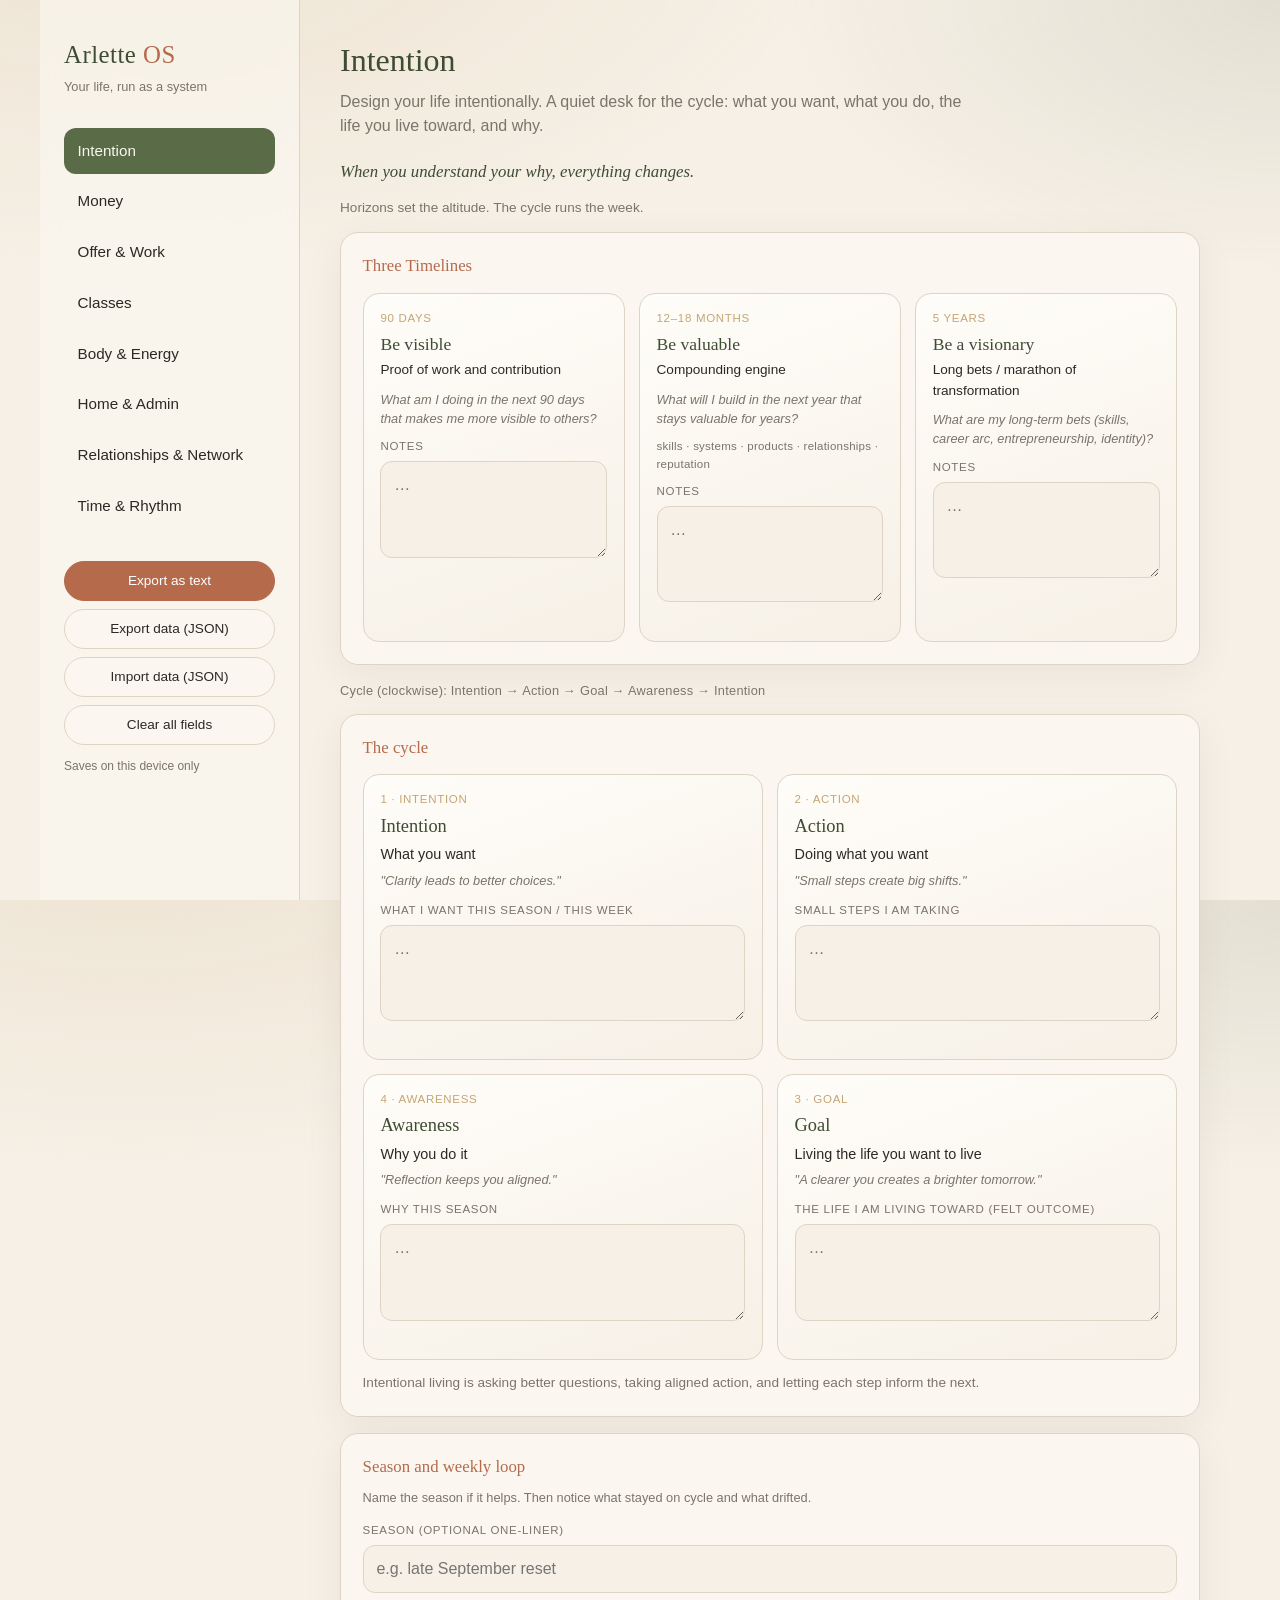
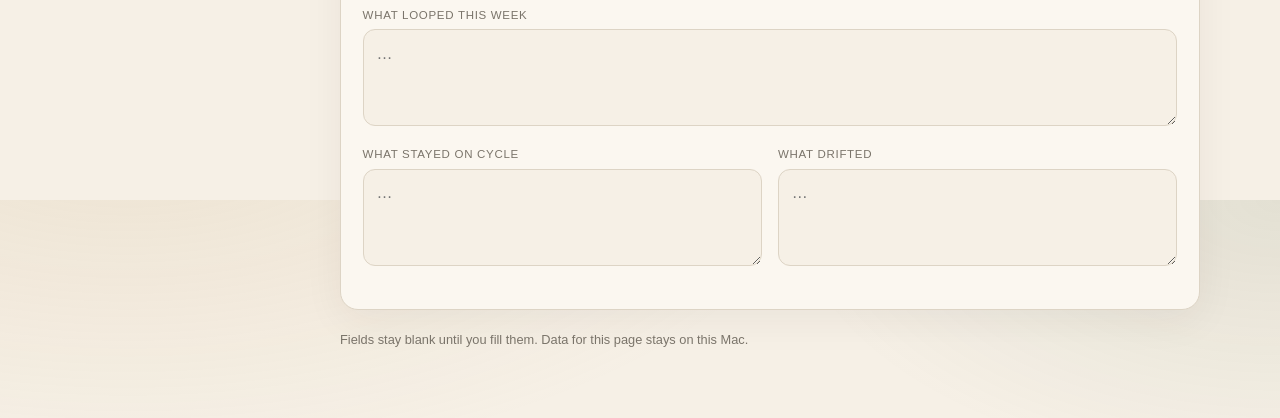
<file: aos/index.html>
<!DOCTYPE html>
<html lang="en">
<head>
<meta charset="UTF-8" />
<meta name="viewport" content="width=device-width, initial-scale=1" />
<title>Arlette OS</title>
<style>
  :root {
    --cream: #f6f0e6;
    --paper: #fbf7f0;
    --sand: #e9e0d2;
    --olive: #5a6b48;
    --olive-deep: #3f4c34;
    --terracotta: #b56a4c;
    --gold: #c4a574;
    --ink: #2b2925;
    --muted: #7a746a;
    --line: #ddd4c5;
    --shadow: 0 10px 40px rgba(43, 41, 37, 0.06);
    --radius: 18px;
  }
  * { box-sizing: border-box; }
  html, body { height: 100%; }
  body {
    margin: 0;
    font-family: "Avenir Next", "Segoe UI", "Helvetica Neue", sans-serif;
    color: var(--ink);
    background:
      radial-gradient(1200px 600px at 10% -10%, rgba(196, 165, 116, 0.18), transparent 60%),
      radial-gradient(900px 500px at 100% 0%, rgba(90, 107, 72, 0.12), transparent 55%),
      var(--cream);
    line-height: 1.5;
  }
  .shell {
    display: grid;
    grid-template-columns: 260px 1fr;
    min-height: 100vh;
    max-width: 1200px;
    margin: 0 auto;
  }
  aside {
    padding: 2.25rem 1.5rem;
    border-right: 1px solid var(--line);
    background: rgba(251, 247, 240, 0.65);
    backdrop-filter: blur(8px);
    position: sticky;
    top: 0;
    height: 100vh;
  }
  .mark {
    font-family: Georgia, "Times New Roman", serif;
    font-size: 1.55rem;
    letter-spacing: 0.02em;
    color: var(--olive-deep);
    margin: 0 0 0.25rem;
  }
  .mark span { color: var(--terracotta); }
  .tagline { font-size: 0.8rem; color: var(--muted); margin: 0 0 2rem; }
  nav { display: flex; flex-direction: column; gap: 0.35rem; }
  nav button {
    appearance: none; border: 0; background: transparent; text-align: left;
    padding: 0.7rem 0.85rem; border-radius: 12px; color: var(--ink);
    font: inherit; font-size: 0.95rem; cursor: pointer;
  }
  nav button:hover { background: var(--sand); }
  nav button.active { background: var(--olive); color: var(--paper); }
  .aside-actions { margin-top: 2rem; display: flex; flex-direction: column; gap: 0.5rem; }
  .btn {
    appearance: none; border: 1px solid var(--line); background: var(--paper);
    color: var(--ink); border-radius: 999px; padding: 0.55rem 0.9rem;
    font: inherit; font-size: 0.85rem; cursor: pointer;
  }
  .btn:hover { border-color: var(--gold); }
  .btn.primary { background: var(--terracotta); border-color: var(--terracotta); color: #fff; }
  .save-status { font-size: 0.75rem; color: var(--muted); min-height: 1.2em; margin-top: 0.75rem; }
  .js-fallback {
    max-width: 28rem;
    margin: 1.5rem auto;
    padding: 1.25rem 1.35rem;
    background: var(--paper);
    border: 1px solid var(--line);
    border-radius: var(--radius);
    box-shadow: var(--shadow);
  }
  .js-fallback h1 {
    font-family: Georgia, "Times New Roman", serif;
    font-size: 1.25rem;
    font-weight: 500;
    color: var(--olive-deep);
    margin: 0 0 0.6rem;
  }
  .js-fallback p { margin: 0 0 0.7rem; color: var(--ink); font-size: 0.95rem; }
  .js-fallback ol { margin: 0 0 0.7rem; padding-left: 1.2rem; color: var(--ink); }
  .js-fallback li { margin-bottom: 0.35rem; }
  .js-fallback .muted { color: var(--muted); font-size: 0.85rem; margin: 0; }
  main { padding: 2.25rem 2.5rem 3.5rem; }
  .panel { display: none; }
  .panel.active { display: block; animation: rise 0.25s ease; }
  @keyframes rise {
    from { opacity: 0; transform: translateY(6px); }
    to { opacity: 1; transform: none; }
  }
  .hero { margin-bottom: 1.35rem; }
  .hero h1 {
    font-family: Georgia, "Times New Roman", serif;
    font-weight: 500; font-size: 2rem; margin: 0 0 0.35rem; color: var(--olive-deep);
  }
  .hero p { margin: 0; color: var(--muted); max-width: 40rem; }
  .card {
    background: var(--paper); border: 1px solid var(--line); border-radius: var(--radius);
    box-shadow: var(--shadow); padding: 1.25rem 1.35rem 1.4rem; margin-bottom: 1rem;
  }
  .card h2 {
    font-family: Georgia, "Times New Roman", serif;
    font-size: 1.05rem; font-weight: 500; margin: 0 0 0.9rem; color: var(--terracotta);
  }
  label.field { display: block; margin-bottom: 0.85rem; }
  label.field span, .field-label {
    display: block; font-size: 0.72rem; text-transform: uppercase;
    letter-spacing: 0.06em; color: var(--muted); margin-bottom: 0.35rem;
  }
  textarea, input[type="text"], input[type="number"] {
    width: 100%; border: 1px solid var(--line); background: var(--cream);
    border-radius: 12px; padding: 0.7rem 0.8rem; font: inherit; color: var(--ink);
  }
  textarea { resize: vertical; min-height: 2.6rem; }
  textarea.tall { min-height: 5rem; }
  textarea:focus, input:focus {
    outline: 2px solid rgba(196, 165, 116, 0.55);
    border-color: var(--gold); background: #fff;
  }
  .grid-2 { display: grid; grid-template-columns: 1fr 1fr; gap: 0.85rem 1rem; }
  .grid-3 { display: grid; grid-template-columns: repeat(3, 1fr); gap: 0.85rem; }
  .grid-4 { display: grid; grid-template-columns: repeat(4, 1fr); gap: 0.85rem; }
  .grid-money-flow { display: grid; grid-template-columns: repeat(3, 1fr); gap: 0.85rem; margin-top: 0.85rem; }
  footer.note, .note { margin-top: 1.25rem; font-size: 0.8rem; color: var(--muted); }

  /* Money-specific */
  .balance-tile {
    background: linear-gradient(160deg, #fffdf9, var(--cream));
    border: 1px solid var(--line);
    border-radius: 16px;
    padding: 1rem 1rem 1.1rem;
  }
  .balance-tile.total {
    background: linear-gradient(160deg, var(--olive), var(--olive-deep));
    border-color: var(--olive-deep);
    color: #f7f1e8;
  }
  .balance-tile.total .field-label { color: rgba(247, 241, 230, 0.75); }
  .balance-tile.trading { border-color: rgba(181, 106, 76, 0.35); }
  .balance-tile.in { border-color: rgba(90, 107, 72, 0.4); }
  .balance-tile.out { border-color: rgba(181, 106, 76, 0.4); }
  .balance-tile.due { border-color: rgba(181, 106, 76, 0.35); }
  .balance-tile.readout .balance-input { cursor: default; color: var(--olive-deep); }
  .balance-formula {
    font-size: 0.68rem;
    color: var(--muted);
    margin-top: 0.15rem;
    line-height: 1.35;
  }
  .balance-tile.total .balance-formula { color: rgba(247, 241, 230, 0.65); }
  .balance-input {
    font-family: Georgia, "Times New Roman", serif;
    font-size: 1.75rem;
    font-weight: 500;
    border: 0 !important;
    background: transparent !important;
    padding: 0.15rem 0 !important;
    outline: none !important;
    width: 100%;
    color: inherit;
  }
  .balance-tile.total .balance-input { color: #f7f1e8; cursor: default; }
  .currency {
    font-size: 0.75rem;
    letter-spacing: 0.08em;
    text-transform: uppercase;
    color: var(--gold);
    margin-top: 0.15rem;
  }
  .balance-tile.total .currency { color: rgba(196, 165, 116, 0.95); }
  .split-row {
    display: grid;
    grid-template-columns: 1.2fr 1fr;
    gap: 1rem;
  }
  .hint {
    font-size: 0.8rem;
    color: var(--muted);
    margin: -0.35rem 0 0.9rem;
  }
  .money-flow-list {
    display: flex;
    flex-direction: column;
    gap: 0.4rem;
    margin: 0.35rem 0 0.65rem;
  }
  .money-flow-row {
    display: grid;
    grid-template-columns: 6.5rem 7.75rem 1fr auto;
    gap: 0.45rem;
    align-items: center;
    background: linear-gradient(160deg, #fffdf9, var(--cream));
    border: 1px solid var(--line);
    border-radius: 12px;
    padding: 0.4rem 0.5rem 0.4rem 0.55rem;
  }
  .money-flow-row input {
    border: 0 !important;
    background: transparent !important;
    padding: 0.3rem 0 !important;
    box-shadow: none !important;
    outline: none !important;
    width: 100%;
    font: inherit;
    color: inherit;
  }
  .money-flow-row .money-amt {
    font-family: Georgia, "Times New Roman", serif;
    font-size: 1.05rem;
    font-weight: 500;
    color: var(--olive-deep);
  }
  .money-flow-row .money-avenue {
    font-size: 0.92rem;
  }
  select.money-account {
    appearance: none;
    border: 1px solid var(--line);
    background: #fffdf9;
    border-radius: 8px;
    padding: 0.28rem 0.45rem;
    font: inherit;
    font-size: 0.78rem;
    color: var(--ink);
    width: 100%;
    cursor: pointer;
  }
  select.money-account:focus {
    outline: 2px solid rgba(90, 107, 72, 0.35);
    outline-offset: 1px;
  }
  .balance-opening {
    margin-top: 0.45rem;
  }
  .balance-opening .field-label {
    font-size: 0.68rem;
    margin-bottom: 0.15rem;
    opacity: 0.85;
  }
  .balance-opening-input {
    width: 100%;
    border: 1px dashed var(--line);
    background: rgba(255, 253, 249, 0.7);
    border-radius: 8px;
    padding: 0.28rem 0.4rem;
    font: inherit;
    font-size: 0.92rem;
    color: var(--ink);
  }
  .balance-tile.total .balance-opening-input {
    color: #f7f1e8;
    border-color: rgba(247, 241, 230, 0.35);
    background: rgba(0, 0, 0, 0.12);
  }
  .money-flow-del {
    appearance: none;
    border: 0;
    background: transparent;
    color: var(--muted);
    font-size: 1.2rem;
    line-height: 1;
    cursor: pointer;
    padding: 0.2rem 0.35rem;
    border-radius: 8px;
  }
  .money-flow-del:hover { color: var(--terracotta); background: rgba(181, 106, 76, 0.08); }
  .money-flow-add {
    margin-top: 0.15rem;
  }
  .money-flow-totals {
    display: grid;
    grid-template-columns: 1fr 1fr 1fr;
    gap: 0.75rem;
    margin-top: 0.25rem;
  }
  .money-flow-total-tile {
    background: linear-gradient(160deg, #fffdf9, var(--cream));
    border: 1px solid var(--line);
    border-radius: 14px;
    padding: 0.85rem 0.95rem;
  }
  .money-flow-total-tile .field-label { margin-bottom: 0.25rem; }
  .money-flow-total-tile .money-flow-sum {
    font-family: Georgia, "Times New Roman", serif;
    font-size: 1.35rem;
    font-weight: 500;
    color: var(--olive-deep);
  }
  .money-flow-total-tile.in { border-color: rgba(90, 107, 72, 0.4); }
  .money-flow-total-tile.out { border-color: rgba(181, 106, 76, 0.4); }
  .money-flow-total-tile.net {
    background: linear-gradient(160deg, var(--olive), var(--olive-deep));
    border-color: var(--olive-deep);
    color: #f7f1e8;
  }
  .money-flow-total-tile.net .field-label { color: rgba(247, 241, 230, 0.75); }
  .money-flow-total-tile.net .money-flow-sum { color: #f7f1e8; }
  .money-flow-total-tile.net.neg {
    background: linear-gradient(160deg, var(--terracotta), #8f4f38);
    border-color: #8f4f38;
  }
  .money-due-list {
    display: flex;
    flex-direction: column;
    gap: 0.4rem;
    margin: 0.35rem 0 0.65rem;
  }
  .money-due-row {
    display: grid;
    grid-template-columns: 6.25rem 1fr auto auto;
    gap: 0.4rem;
    align-items: center;
    background: linear-gradient(160deg, #fffdf9, var(--cream));
    border: 1px solid var(--line);
    border-radius: 12px;
    padding: 0.4rem 0.45rem 0.4rem 0.55rem;
  }
  .money-due-row.paid {
    opacity: 0.58;
  }
  .money-due-row.paid .money-due-label {
    text-decoration: line-through;
    color: var(--muted);
  }
  .money-due-row input {
    border: 0 !important;
    background: transparent !important;
    padding: 0.3rem 0 !important;
    box-shadow: none !important;
    outline: none !important;
    width: 100%;
    font: inherit;
    color: inherit;
  }
  .money-due-row .money-amt {
    font-family: Georgia, "Times New Roman", serif;
    font-size: 1.05rem;
    font-weight: 500;
    color: var(--olive-deep);
  }
  .money-due-row .money-due-label {
    font-size: 0.92rem;
  }
  select.money-due-status {
    appearance: none;
    border: 1px solid var(--line);
    background: #fffdf9;
    color: var(--ink);
    border-radius: 10px;
    padding: 0.28rem 0.5rem;
    font-size: 0.75rem;
    min-width: 5.5rem;
    cursor: pointer;
  }
  select.money-due-status:focus {
    outline: none;
    border-color: var(--gold);
  }
  select.money-due-status.unpaid { border-color: rgba(181, 106, 76, 0.45); color: var(--terracotta); }
  select.money-due-status.partial { border-color: rgba(196, 165, 116, 0.65); color: #8a7340; }
  select.money-due-status.paid { border-color: rgba(90, 107, 72, 0.45); color: var(--olive); }
  .money-due-total {
    margin-top: 0.35rem;
    padding: 0.7rem 0.85rem;
    border-radius: 12px;
    border: 1px solid rgba(181, 106, 76, 0.35);
    background: linear-gradient(160deg, #fffdf9, var(--cream));
  }
  .money-due-total .field-label { margin-bottom: 0.2rem; }
  .money-due-total .money-flow-sum {
    font-family: Georgia, "Times New Roman", serif;
    font-size: 1.25rem;
    font-weight: 500;
    color: var(--olive-deep);
  }
  .money-due-total .hint {
    margin: 0.2rem 0 0;
    font-size: 0.72rem;
  }
  .money-archive {
    margin-top: 0.85rem;
    padding: 0.75rem 0.85rem;
    border-radius: 12px;
    border: 1px dashed var(--line);
    background: rgba(246, 240, 230, 0.45);
    font-size: 0.85rem;
    color: var(--muted);
    white-space: pre-wrap;
  }
  .money-archive strong {
    display: block;
    color: var(--olive-deep);
    font-size: 0.72rem;
    text-transform: uppercase;
    letter-spacing: 0.06em;
    margin-bottom: 0.35rem;
  }
  /* Cash on hand + US trading — compact Venus strip (no FX) */
  .money-venus-strip {
    display: grid;
    grid-template-columns: auto 1fr auto;
    gap: 0.85rem;
    align-items: center;
    margin-top: 0.85rem;
    padding: 0.75rem 0.95rem;
    border-radius: 14px;
    border: 1px solid rgba(196, 165, 116, 0.55);
    background:
      linear-gradient(135deg, rgba(196, 165, 116, 0.18), rgba(181, 106, 76, 0.08)),
      linear-gradient(160deg, #fffdf9, var(--cream));
    box-shadow: 0 0 0 1px rgba(196, 165, 116, 0.12);
  }
  .money-venus-strip .mv-glyph {
    font-size: 1.55rem;
    line-height: 1;
    color: var(--terracotta);
    width: 2.5rem;
    height: 2.5rem;
    display: grid;
    place-items: center;
    border-radius: 50%;
    background: rgba(196, 165, 116, 0.22);
  }
  .money-venus-strip .mv-copy .kicker {
    font-size: 0.68rem;
    text-transform: uppercase;
    letter-spacing: 0.07em;
    color: #8a7340;
    margin: 0;
  }
  .money-venus-strip .mv-copy .mv-title {
    font-family: Georgia, "Times New Roman", serif;
    font-size: 1.02rem;
    color: var(--olive-deep);
    margin: 0.1rem 0 0.15rem;
  }
  .money-venus-strip .mv-copy .hint {
    margin: 0;
    font-size: 0.72rem;
  }
  .money-venus-strip .mv-amounts {
    display: flex;
    flex-wrap: wrap;
    gap: 0.55rem 0.85rem;
    justify-content: flex-end;
    align-items: baseline;
  }
  .money-venus-strip .mv-amt {
    text-align: right;
    min-width: 5.5rem;
  }
  .money-venus-strip .mv-amt .field-label {
    margin-bottom: 0.1rem;
    color: #8a7340;
  }
  .money-venus-strip .mv-amt .mv-num {
    font-family: Georgia, "Times New Roman", serif;
    font-size: 1.25rem;
    font-weight: 500;
    color: var(--olive-deep);
    line-height: 1.2;
  }
  .money-venus-strip .mv-amt .currency {
    margin-top: 0;
    font-size: 0.68rem;
    color: var(--gold);
  }
  .money-venus-strip .mv-plus {
    font-family: Georgia, "Times New Roman", serif;
    font-size: 1.1rem;
    color: var(--gold);
    align-self: center;
    padding: 0 0.1rem;
  }
  @media (max-width: 900px) {
    .grid-money-flow { grid-template-columns: 1fr; }
    .money-venus-strip { grid-template-columns: auto 1fr; }
    .money-venus-strip .mv-amounts { grid-column: 1 / -1; justify-content: flex-start; }
    .money-flow-totals { grid-template-columns: 1fr; }
    .money-flow-row { grid-template-columns: 5.25rem 1fr auto; }
    .money-flow-row select.money-account { grid-column: 1 / -1; }
    .money-due-row { grid-template-columns: 5.25rem 1fr auto; }
    .money-due-row .money-flow-del { grid-column: 3; grid-row: 1; }
    .money-due-row select.money-due-status { grid-column: 1 / -1; }
  }
  .tool-block {
    border: 1px solid var(--line);
    border-radius: 14px;
    padding: 0.95rem 1rem 1rem;
    margin: 0 0 0.85rem;
    background: linear-gradient(160deg, #fffdf9, var(--cream));
  }
  .tool-block.pain { border-color: rgba(181, 106, 76, 0.45); }
  .tool-block.gain { border-color: rgba(90, 107, 72, 0.45); }
  .tool-block.structure { border-color: rgba(180, 150, 50, 0.55); }
  .tool-block.structure .tool-title { color: #8a7340; }
  .tool-title {
    font-family: Georgia, "Times New Roman", serif;
    font-size: 1rem;
    color: var(--olive-deep);
    margin: 0 0 0.45rem;
  }
  .tool-block.pain .tool-title { color: var(--terracotta); }
  .tool-purpose, .tool-use {
    margin: 0 0 0.55rem;
    font-size: 0.9rem;
    color: var(--ink);
  }
  .tool-use { margin-bottom: 0; }
  .soon { opacity: 0.7; font-style: italic; }


  /* Offer & Work */
  .lane-tile {
    background: linear-gradient(160deg, #fffdf9, var(--cream));
    border: 1px solid var(--line);
    border-radius: 16px;
    padding: 1rem 1.05rem 1.1rem;
  }
  .lane-tile.hire { border-color: rgba(90, 107, 72, 0.4); }
  .lane-tile.sell { border-color: rgba(181, 106, 76, 0.4); }
  .lane-kicker {
    font-size: 0.72rem;
    text-transform: uppercase;
    letter-spacing: 0.06em;
    color: var(--muted);
    margin-bottom: 0.35rem;
  }
  .lane-tile.hire .lane-kicker { color: var(--olive); }
  .lane-tile.sell .lane-kicker { color: var(--terracotta); }
  .lane-title {
    font-family: Georgia, "Times New Roman", serif;
    font-size: 1.15rem;
    margin: 0 0 0.65rem;
    color: var(--olive-deep);
  }
  .pipe-col {
    background: linear-gradient(160deg, #fffdf9, var(--cream));
    border: 1px solid var(--line);
    border-radius: 14px;
    padding: 0.85rem 0.9rem 1rem;
  }
  .pipe-col h3 {
    font-family: Georgia, "Times New Roman", serif;
    font-size: 0.95rem;
    font-weight: 500;
    margin: 0 0 0.55rem;
    color: var(--terracotta);
  }

  @media (max-width: 900px) {
    .shell { grid-template-columns: 1fr; }
    aside { position: relative; height: auto; border-right: 0; border-bottom: 1px solid var(--line); }
    nav { flex-direction: row; flex-wrap: wrap; }
    .grid-2, .grid-3, .grid-4, .grid-money-flow, .split-row { grid-template-columns: 1fr; }
    main { padding: 1.5rem 1.15rem 2.5rem; }
  }

  .lanes-grid {
    display: grid;
    grid-template-columns: 1fr 1fr;
    gap: 1rem;
  }
  .lane-tile .steps-wrap {
    margin: 0.35rem 0 0.75rem;
    padding: 0.75rem 0.8rem;
    background: rgba(246, 240, 230, 0.65);
    border-radius: 12px;
    border: 1px dashed var(--line);
  }
  .lane-tile .steps-wrap .field { margin-bottom: 0.55rem; }
  .lane-tile .steps-wrap .field:last-child { margin-bottom: 0; }
  .field-label {
    display: block;
    font-size: 0.72rem;
    text-transform: uppercase;
    letter-spacing: 0.06em;
    color: var(--muted);
    margin-bottom: 0.45rem;
  }
  .lane-head { margin-bottom: 0.35rem; }
  .lane-name-field span { display: none; }
  .lane-name-field input {
    font-family: Georgia, "Times New Roman", serif;
    font-size: 1.1rem;
    font-weight: 500;
    color: var(--olive-deep);
    background: transparent;
    border: 0;
    border-bottom: 1px solid var(--line);
    border-radius: 0;
    padding: 0.25rem 0 0.4rem;
  }
  .lane-tile.brand { border-color: rgba(196, 165, 116, 0.55); }
  .lane-tile.brand .lane-kicker { color: #8a7340; }
  .lane-tile.delivery { border-color: rgba(90, 107, 72, 0.35); }
  @media (max-width: 900px) {
    .lanes-grid { grid-template-columns: 1fr; }
  }


  .class-col {
    background: linear-gradient(160deg, #fffdf9, var(--cream));
    border: 1px solid var(--line);
    border-radius: 14px;
    padding: 0.85rem 0.9rem 1rem;
  }
  .class-col h3 {
    font-family: Georgia, "Times New Roman", serif;
    font-size: 0.95rem;
    font-weight: 500;
    margin: 0 0 0.55rem;
  }
  .class-col.in-progress { border-color: rgba(90, 107, 72, 0.45); }
  .class-col.in-progress h3 { color: var(--olive); }
  .class-col.completed { border-color: rgba(196, 165, 116, 0.55); }
  .class-col.completed h3 { color: #8a7340; }
  .class-col.dropped { border-color: rgba(122, 116, 106, 0.45); }
  .class-col.dropped h3 { color: var(--muted); }


  .classes-focus {
    border-color: rgba(90, 107, 72, 0.35);
  }
  .classes-board .class-col textarea.classes-list {
    min-height: 14rem;
    font-size: 0.92rem;
    line-height: 1.45;
  }


  .body-brief { border-color: rgba(181, 106, 76, 0.35); }
  .body-staples { border-color: rgba(90, 107, 72, 0.35); }
  .body-weekly { border-color: rgba(196, 165, 116, 0.45); }
  .body-supplements { border-color: rgba(181, 106, 76, 0.4); }
  .body-fiber { border-color: rgba(90, 107, 72, 0.45); }
  .item-list-row.flat { grid-template-columns: auto 1fr auto; }
  .item-list-add.flat { grid-template-columns: 1fr auto; }
  .workout-grid {
    display: grid;
    grid-template-columns: 1fr 1fr;
    gap: 0.85rem;
    margin: 0.75rem 0 1rem;
  }
  .workout-tile {
    background: linear-gradient(160deg, #fffdf9, var(--cream));
    border: 1px solid var(--line);
    border-radius: 14px;
    padding: 0.85rem 0.9rem 1rem;
  }
  .workout-tile.strength { border-color: rgba(181, 106, 76, 0.4); }
  .workout-tile.pilates { border-color: rgba(90, 107, 72, 0.4); }
  .workout-tile.yoga { border-color: rgba(196, 165, 116, 0.55); }
  .workout-tile.cardio { border-color: rgba(90, 107, 72, 0.3); }
  @media (max-width: 900px) {
    .workout-grid { grid-template-columns: 1fr; }
  }


  .item-list { margin-top: 0.55rem; }
  .item-list-ul {
    list-style: none;
    margin: 0 0 0.75rem;
    padding: 0;
    display: flex;
    flex-direction: column;
    gap: 0.35rem;
  }
  .item-list-row {
    display: grid;
    grid-template-columns: auto 1fr auto auto;
    gap: 0.55rem;
    align-items: center;
    background: linear-gradient(160deg, #fffdf9, var(--cream));
    border: 1px solid var(--line);
    border-radius: 12px;
    padding: 0.4rem 0.5rem 0.4rem 0.55rem;
  }
  .item-list-row.done {
    opacity: 0.62;
  }
  .item-list-row.done .item-list-text {
    text-decoration: line-through;
    color: var(--muted);
  }
  .item-list-row input[type="checkbox"] {
    width: 1.05rem;
    height: 1.05rem;
    accent-color: var(--olive);
  }
  .item-list-text {
    border: 0 !important;
    background: transparent !important;
    padding: 0.25rem 0 !important;
    box-shadow: none !important;
    outline: none !important;
  }
  .item-list-del {
    appearance: none;
    border: 0;
    background: transparent;
    color: var(--muted);
    font-size: 1.2rem;
    line-height: 1;
    cursor: pointer;
    padding: 0.15rem 0.35rem;
    border-radius: 8px;
  }
  .item-list-del:hover { color: var(--terracotta); background: rgba(181, 106, 76, 0.08); }
  .item-list-empty {
    color: var(--muted);
    font-size: 0.9rem;
    padding: 0.55rem 0.2rem;
  }
  .item-list-add {
    display: grid;
    grid-template-columns: auto 1fr auto;
    gap: 0.5rem;
    margin-bottom: 0.55rem;
  }
  .item-group {
    margin-top: 0.9rem;
  }
  .item-group:first-child {
    margin-top: 0.2rem;
  }
  .item-group-title {
    font-family: Georgia, "Times New Roman", serif;
    font-size: 0.88rem;
    font-weight: 500;
    color: var(--olive);
    margin: 0 0 0.4rem;
    letter-spacing: 0.02em;
  }
  select.item-list-group {
    appearance: none;
    border: 1px solid var(--line);
    background: #fffdf9;
    color: var(--ink);
    border-radius: 10px;
    padding: 0.3rem 0.55rem;
    font-size: 0.78rem;
    max-width: 9.5rem;
    cursor: pointer;
  }
  select.item-list-group:focus {
    outline: none;
    border-color: var(--gold);
  }
  .item-list-add select.item-list-group {
    max-width: 10.5rem;
  }
  .item-list-actions {
    display: flex;
    flex-wrap: wrap;
    gap: 0.45rem;
  }
  .btn.ghost {
    background: transparent;
    border: 1px solid var(--line);
    color: var(--muted);
  }
  .btn.ghost:hover { border-color: var(--gold); color: var(--ink); }


  /* Time & Rhythm · astrology */
  .time-frame { border-color: rgba(196, 165, 116, 0.5); }
  .time-frame .frame-meta {
    font-size: 0.82rem; color: var(--muted); margin: 0 0 0.75rem;
  }
  .today-strip {
    display: grid; grid-template-columns: auto 1fr; gap: 1rem; align-items: start;
    background: linear-gradient(160deg, #fffdf9, var(--cream));
    border: 1px solid var(--line); border-radius: 14px; padding: 0.9rem 1rem;
  }
  .today-glyph {
    font-size: 2rem; line-height: 1; color: var(--olive-deep);
    width: 3rem; height: 3rem; display: grid; place-items: center;
    border-radius: 50%; background: rgba(90, 107, 72, 0.1);
  }
  .today-strip .kicker {
    font-size: 0.72rem; text-transform: uppercase; letter-spacing: 0.06em; color: var(--muted);
  }
  .today-strip .day-name {
    font-family: Georgia, "Times New Roman", serif; font-size: 1.15rem; color: var(--olive-deep); margin: 0.15rem 0;
  }
  .planet-board {
    display: grid; grid-template-columns: repeat(3, 1fr); gap: 0.85rem; margin-top: 0.75rem;
  }
  @media (max-width: 980px) {
    .planet-board { grid-template-columns: 1fr 1fr; }
  }
  @media (max-width: 640px) {
    .planet-board { grid-template-columns: 1fr; }
  }
  .planet-card {
    background: linear-gradient(160deg, #fffdf9, var(--cream));
    border: 1px solid var(--line); border-radius: 14px; padding: 0.85rem 0.9rem 1rem;
  }
  .planet-card .pc-top { display: flex; gap: 0.55rem; align-items: baseline; margin-bottom: 0.35rem; }
  .planet-card .pc-glyph { font-size: 1.25rem; color: var(--terracotta); }
  .planet-card .pc-name {
    font-family: Georgia, "Times New Roman", serif; font-size: 1rem; color: var(--olive-deep);
  }
  .planet-card .pc-sanskrit { font-size: 0.75rem; color: var(--muted); margin-left: auto; }
  .planet-card .pc-sign { font-size: 0.78rem; color: #8a7340; margin-bottom: 0.45rem; }
  .planet-card .pc-label {
    font-size: 0.68rem; text-transform: uppercase; letter-spacing: 0.05em; color: var(--muted); margin: 0.35rem 0 0.15rem;
  }
  .planet-card .pc-gift, .planet-card .pc-lesson { font-size: 0.86rem; margin: 0; color: var(--ink); }
  .planet-card .pc-lesson { color: var(--muted); }
  .planet-card textarea {
    margin-top: 0.45rem; min-height: 3.2rem; font-size: 0.86rem;
  }
  .polarity-grid {
    display: grid; grid-template-columns: 1fr 1fr; gap: 0.85rem;
  }
  @media (max-width: 800px) { .polarity-grid { grid-template-columns: 1fr; } }
  .card.strength-panel { border-color: rgba(90, 107, 72, 0.45); }
  .card.soft-panel { border-color: rgba(181, 106, 76, 0.4); }
  .polarity-list { margin: 0 0 0.75rem; padding-left: 1.1rem; font-size: 0.9rem; }
  .polarity-list li { margin-bottom: 0.35rem; }
  .week-rhythm {
    display: grid; grid-template-columns: repeat(7, 1fr); gap: 0.5rem; margin-top: 0.6rem;
  }
  @media (max-width: 900px) { .week-rhythm { grid-template-columns: 1fr 1fr; } }
  .week-day-card {
    background: linear-gradient(160deg, #fffdf9, var(--cream));
    border: 1px solid var(--line); border-radius: 12px; padding: 0.55rem 0.55rem 0.65rem;
  }
  .week-day-card.is-today { border-color: var(--gold); box-shadow: 0 0 0 1px rgba(196,165,116,0.35); }
  .week-day-card .wd-name { font-size: 0.72rem; text-transform: uppercase; letter-spacing: 0.04em; color: var(--muted); }
  .week-day-card .wd-planet {
    font-family: Georgia, "Times New Roman", serif; font-size: 0.92rem; color: var(--olive-deep); margin: 0.15rem 0 0.35rem;
  }
  .week-day-card textarea { min-height: 3.4rem; font-size: 0.8rem; padding: 0.45rem; }

  /* Intention cycle */
  .intention-quote {
    font-family: Georgia, "Times New Roman", serif;
    font-size: 1.05rem;
    color: var(--olive-deep);
    font-style: italic;
    margin: 0 0 0.85rem;
    max-width: 36rem;
  }
  .cycle-flow {
    font-size: 0.8rem;
    color: var(--muted);
    letter-spacing: 0.02em;
    margin: 0 0 0.85rem;
  }
  .intention-cycle {
    display: grid;
    grid-template-columns: 1fr 1fr;
    gap: 0.85rem;
  }
  .cycle-stage {
    background: linear-gradient(160deg, #fffdf9, var(--cream));
    border: 1px solid var(--line);
    border-radius: 16px;
    padding: 1rem 1.05rem 1.1rem;
  }
  .cycle-stage .stage-kicker {
    font-size: 0.72rem;
    text-transform: uppercase;
    letter-spacing: 0.06em;
    color: var(--gold);
    margin-bottom: 0.25rem;
  }
  .cycle-stage .stage-title {
    font-family: Georgia, "Times New Roman", serif;
    font-size: 1.15rem;
    margin: 0 0 0.25rem;
    color: var(--olive-deep);
  }
  .cycle-stage .stage-want {
    font-size: 0.9rem;
    color: var(--ink);
    margin: 0 0 0.3rem;
  }
  .cycle-stage .stage-line {
    font-size: 0.8rem;
    color: var(--muted);
    font-style: italic;
    margin: 0 0 0.75rem;
  }
  .cycle-note {
    margin: 0.85rem 0 0;
    font-size: 0.85rem;
    color: var(--muted);
    max-width: 40rem;
  }
  @media (max-width: 900px) {
    .intention-cycle { grid-template-columns: 1fr; }
  }

  /* Three Timelines */
  .horizons-bridge {
    font-size: 0.85rem;
    color: var(--muted);
    margin: 0 0 0.85rem;
    max-width: 40rem;
  }
  .timelines-grid {
    display: grid;
    grid-template-columns: 1fr 1fr 1fr;
    gap: 0.85rem;
  }
  .timeline-card {
    background: linear-gradient(160deg, #fffdf9, var(--cream));
    border: 1px solid var(--line);
    border-radius: 16px;
    padding: 1rem 1.05rem 1.1rem;
  }
  .timeline-card .tl-kicker {
    font-size: 0.72rem;
    text-transform: uppercase;
    letter-spacing: 0.06em;
    color: var(--gold);
    margin-bottom: 0.25rem;
  }
  .timeline-card .tl-title {
    font-family: Georgia, "Times New Roman", serif;
    font-size: 1.1rem;
    margin: 0 0 0.2rem;
    color: var(--olive-deep);
  }
  .timeline-card .tl-sub {
    font-size: 0.85rem;
    color: var(--ink);
    margin: 0 0 0.55rem;
  }
  .timeline-card .tl-prompt {
    font-size: 0.8rem;
    color: var(--muted);
    font-style: italic;
    margin: 0 0 0.65rem;
  }
  .timeline-card .tl-chips {
    font-size: 0.72rem;
    color: var(--muted);
    letter-spacing: 0.02em;
    margin: 0 0 0.65rem;
  }
  .timeline-card textarea.tall {
    min-height: 5.5rem;
  }
  @media (max-width: 900px) {
    .timelines-grid { grid-template-columns: 1fr; }
  }


</style>
</head>
<body>
  <div class="shell">
    <aside>
      <p class="mark">Arlette <span>OS</span></p>
      <p class="tagline">Your life, run as a system</p>
      <nav id="nav"></nav>
      <div class="aside-actions">
        <button class="btn primary" type="button" id="btnExport">Export as text</button>
        <button class="btn" type="button" id="btnExportJson">Export data (JSON)</button>
        <button class="btn" type="button" id="btnImportJson">Import data (JSON)</button>
        <input type="file" id="importFile" accept="application/json,.json" hidden />
        <button class="btn" type="button" id="btnClear">Clear all fields</button>
      </div>
      <div class="save-status" id="saveStatus">Saves on this device only</div>
    </aside>
    <main id="main">
      <div class="js-fallback" id="jsFallback">
        <h1>Open in Safari</h1>
        <p>This preview only shows the shell. Arlette OS needs Safari (or Chrome) so the desks can load.</p>
        <ol>
          <li>Tap the share icon (square with arrow).</li>
          <li>Choose <strong>Open in Safari</strong> (or Copy to Files, then open the file in Safari).</li>
          <li>Or AirDrop <code>Arlette-OS.html</code> from your Mac Desktop and open it in Safari.</li>
        </ol>
        <p class="muted">If you already opened it in Safari and still see this message, tell me — we’ll dig further.</p>
      </div>
    </main>
  </div>
<noscript>
  <p style="padding:1rem;font-family:sans-serif;max-width:28rem;margin:1rem auto;">Turn on JavaScript, or open Arlette-OS.html in Safari.</p>
</noscript>

<script>
const STORAGE_KEY = "arlette-os-v2";
const NAV = [
  { id: "intention", title: "Intention" },
  { id: "money", title: "Money" },
  { id: "offer", title: "Offer & Work" },
  { id: "classes", title: "Classes" },
  { id: "body", title: "Body & Energy" },
  { id: "home", title: "Home & Admin" },
  { id: "relationships", title: "Relationships & Network" },
  { id: "time", title: "Time & Rhythm" }
];

const INTENTION_DEFAULTS = {
  awareness: "",
  intention: "",
  action: "",
  goal: "",
  horizon90: "",
  horizon18: "",
  horizon5: "",
  seasonNote: "",
  weeklyCheck: "",
  aligned: "",
  offCycle: ""
};

const MONEY_DEFAULTS = {
  bank: "",
  trading: "",
  cash: "",
  bufferTarget: "",
  bufferNote: "",
  periodIn: "",
  periodOut: "",
  inLines: [],
  outLines: [],
  comingDue: "",
  comingDueLines: [],
  streams: "",
  tradingRules: "",
  toolNotes: "",
  check1: "",
  check2: "",
  check3: "",
  healthy: "",
  broken: "",
  updatedNote: "",
  snapshotVersion: 9
};

const OFFER_DEFAULTS = {
  // Lane 1 — Hire
  l1Name: "Hire / employed",
  l1Goal: "",
  l1Status: "",
  l1Step1: "",
  l1Step2: "",
  l1Step3: "",
  l1Step4: "",
  l1Step5: "",
  l1Next: "",
  // Lane 2 — Sell / consultancy
  l2Name: "Sell / consultancy",
  l2Goal: "",
  l2Status: "",
  l2Step1: "",
  l2Step2: "",
  l2Step3: "",
  l2Step4: "",
  l2Step5: "",
  l2Next: "",
  // Lane 3 — Brand & presence
  l3Name: "Brand & presence",
  l3Goal: "",
  l3Status: "",
  l3Step1: "",
  l3Step2: "",
  l3Step3: "",
  l3Step4: "",
  l3Step5: "",
  l3Next: "",
  // Lane 4 — Delivery & clients
  l4Name: "Delivery & clients",
  l4Goal: "",
  l4Status: "",
  l4Step1: "",
  l4Step2: "",
  l4Step3: "",
  l4Step4: "",
  l4Step5: "",
  l4Next: "",
  focusNow: "",
  warm: "",
  talking: "",
  closed: "",
  hireRoles: "",
  sellOffers: "",
  pricing: "",
  delivery: "",
  brand: "",
  learning: "",
  classesInProgress: "Systems thinking — OpenLearn\nOperations management — OpenLearn\nBPMN / process mapping — Camunda + Bizagi\nResponsive Web Design — freeCodeCamp\nMake AI Work for You — Google (YouTube)\nZapier / Make — FreeAcademy (later / Week 6)",
  classesCompleted: "",
  classesDropped: "",
  classesNote: "Pulled from our 18 Sep chat + AGDS Study Studio / checklist. All listed as In progress because chats show the path and Study Studio work on systems thinking, not a clear finish or drop. Move any that are done or dropped.",
  check1: "",
  check2: "",
  check3: "",
  healthy: "",
  broken: "",
  offerSnapshot: 4
};



const CLASSES_DEFAULTS = {
  focusClass: "",
  focusStep: "",
  inProgress: "Systems thinking — OpenLearn\nOperations management — OpenLearn\nBPMN / process mapping — Camunda + Bizagi\nResponsive Web Design — freeCodeCamp\nMake AI Work for You — Google (YouTube)\nZapier / Make — FreeAcademy (later / Week 6)",
  completed: "",
  dropped: "",
  pathNote: "Free systems-consultancy path from 18 Sep. Study Studio lives in AGDS-Systems-Kit. Move a class when status changes.",
  why: "Formalize systems intuition so you can sell operating systems for small businesses with clear language.",
  weeklyCheck: "",
  healthy: "",
  broken: "",
  classesSnapshot: 1
};


const FOOD_GROUPS = [
  { id: "produce", label: "Produce" },
  { id: "protein", label: "Meat, fish & eggs" },
  { id: "dairy", label: "Dairy & alternatives" },
  { id: "bakery", label: "Bakery & bread" },
  { id: "pantry", label: "Pantry & dry goods" },
  { id: "frozen", label: "Frozen" },
  { id: "drinks", label: "Drinks" },
  { id: "household", label: "Household & personal" },
  { id: "other", label: "Other" }
];
const FOOD_GROUP_IDS = FOOD_GROUPS.map((g) => g.id);

const BODY_DEFAULTS = {
  brief: "5′11″. Lactose intolerant — high-grade cheeses only, sparingly. Perimenopausal. Fibroids. Filter food and workouts through this.",
  limits: "",
  staples: [],
  weeklyGroceries: [],
  supplements: [],
  fiberFoods: [
    { id: "fiber0", text: "oats / oatmeal", done: false, group: "pantry" },
    { id: "fiber1", text: "brown rice", done: false, group: "pantry" },
    { id: "fiber2", text: "quinoa", done: false, group: "pantry" },
    { id: "fiber3", text: "black beans or kidney beans", done: false, group: "pantry" },
    { id: "fiber4", text: "black-eyed peas", done: false, group: "pantry" },
    { id: "fiber5", text: "pigeon peas", done: false, group: "pantry" },
    { id: "fiber6", text: "lentils or split peas", done: false, group: "pantry" },
    { id: "fiber7", text: "chickpeas", done: false, group: "pantry" },
    { id: "fiber8", text: "chia seeds", done: false, group: "pantry" },
    { id: "fiber9", text: "ground flaxseed", done: false, group: "pantry" },
    { id: "fiber10", text: "almonds (small handful)", done: false, group: "pantry" },
    { id: "fiber11", text: "callaloo or spinach", done: false, group: "produce" },
    { id: "fiber12", text: "broccoli", done: false, group: "produce" },
    { id: "fiber13", text: "cabbage", done: false, group: "produce" },
    { id: "fiber14", text: "carrots", done: false, group: "produce" },
    { id: "fiber15", text: "green peas", done: false, group: "produce" },
    { id: "fiber16", text: "avocado", done: false, group: "produce" },
    { id: "fiber17", text: "sweet potato with skin", done: false, group: "produce" },
    { id: "fiber18", text: "potato with skin", done: false, group: "produce" },
    { id: "fiber19", text: "pear or apple with skin", done: false, group: "produce" },
    { id: "fiber20", text: "guava", done: false, group: "produce" },
    { id: "fiber21", text: "berries (fresh or frozen)", done: false, group: "produce" },
    { id: "fiber22", text: "banana", done: false, group: "produce" },
    { id: "fiber23", text: "orange", done: false, group: "produce" }
  ],
  workoutFocus: "",
  strength: "",
  pilates: "",
  yoga: "",
  cardio: "",
  drainedDay: "",
  sleep: "",
  drains: "",
  weeklyCheck: "",
  healthy: "",
  broken: "",
  bodySnapshot: 4
};


const WEEKDAY_RULERS = [
  { id: "sun", day: "Sunday", planet: "Sun", sanskrit: "Ravi", glyph: "☉" },
  { id: "mon", day: "Monday", planet: "Moon", sanskrit: "Soma", glyph: "☾" },
  { id: "tue", day: "Tuesday", planet: "Mars", sanskrit: "Mangala", glyph: "♂" },
  { id: "wed", day: "Wednesday", planet: "Mercury", sanskrit: "Budha", glyph: "☿" },
  { id: "thu", day: "Thursday", planet: "Jupiter", sanskrit: "Guru", glyph: "♃" },
  { id: "fri", day: "Friday", planet: "Venus", sanskrit: "Shukra", glyph: "♀" },
  { id: "sat", day: "Saturday", planet: "Saturn", sanskrit: "Shani", glyph: "♄" }
];

const NATAL_PLANETS = [
  { id: "sun", name: "Sun", sanskrit: "Ravi", glyph: "☉",
    sign: "Mithuna (Gemini) · ~16°07′ · Ardra pada 3",
    dignity: "In Gemini",
    nature: "Karaka of soul, vitality, authority, father, clarity of purpose.",
    fact: "Conjoined Mercury within ~2° (same nakshatra family: Ardra)." },
  { id: "moon", name: "Moon", sanskrit: "Soma", glyph: "☾",
    sign: "Dhanu (Sagittarius) · ~23°19′ · Purva Ashadha pada 3",
    dignity: "In Sagittarius (degree approximate until birth time locked)",
    nature: "Karaka of mind, emotion, mother, daily rhythm, receptivity.",
    fact: "Sidereal Moon place is working/approximate without exact birth time." },
  { id: "mercury", name: "Mercury", sanskrit: "Budha", glyph: "☿",
    sign: "Mithuna (Gemini) · ~18°07′ · Ardra pada 4",
    dignity: "In own sign (Gemini)",
    nature: "Karaka of intellect, speech, commerce, calculation, adaptability.",
    fact: "Close to the Sun (~2°); combust risk to weigh, not assume." },
  { id: "venus", name: "Venus", sanskrit: "Shukra", glyph: "♀",
    sign: "Vrishabha (Taurus) · ~1°12′ · Krittika pada 2",
    dignity: "In own sign (Taurus)",
    nature: "Karaka of pleasure, beauty, relationships, arts, comfort, values.",
    fact: "Shares Taurus with Jupiter." },
  { id: "mars", name: "Mars", sanskrit: "Mangala", glyph: "♂",
    sign: "Mesha (Aries) · ~25°08′ · Bharani pada 4",
    dignity: "In own sign (Aries)",
    nature: "Karaka of energy, courage, conflict, initiative, heat, drive.",
    fact: "Own-sign Mars; Bharani is Venus-ruled nakshatra." },
  { id: "jupiter", name: "Jupiter", sanskrit: "Guru", glyph: "♃",
    sign: "Vrishabha (Taurus) · ~26°21′ · Mrigashira pada 1",
    dignity: "In Taurus (friend/neutral by many schools; not own or exaltation)",
    nature: "Karaka of wisdom, expansion, dharma, teachers, fortune, meaning.",
    fact: "Shares Taurus with Venus." },
  { id: "saturn", name: "Saturn", sanskrit: "Shani", glyph: "♄",
    sign: "Karka (Cancer) · ~21°37′ · Ashlesha pada 2",
    dignity: "In Cancer (traditionally challenging / uncomfortable placement)",
    nature: "Karaka of time, structure, duty, delay, endurance, reality.",
    fact: "Ashlesha is Mercury-ruled nakshatra." },
  { id: "rahu", name: "Rahu", sanskrit: "Rahu", glyph: "☊",
    sign: "Kanya (Virgo) · ~26°45′ mean · Chitra pada 2",
    dignity: "Mean node in Virgo (shadow planet; no own sign in the same sense)",
    nature: "Karaka of desire, amplification, foreign/unconventional pull, obsession, innovation.",
    fact: "Mean node; exactness depends on node formula used." },
  { id: "ketu", name: "Ketu", sanskrit: "Ketu", glyph: "☋",
    sign: "Meena (Pisces) · ~26°45′ mean · Revati pada 4",
    dignity: "Mean node in Pisces (opposite Rahu)",
    nature: "Karaka of release, past patterns, detachment, spiritual residue, endings.",
    fact: "Always opposite Rahu; mean node pair with Rahu above." }
];

const TIME_STRENGTHS = [
  "Mercury in own sign (Gemini)",
  "Venus in own sign (Taurus)",
  "Mars in own sign (Aries)",
  "Sun and Mercury together in Gemini (Budha-Aditya yoga candidates — orb ~2°; weigh combustion)",
  "Venus and Jupiter together in Taurus (benefics sharing an earth sign)"
];

const TIME_SOFT = [
  "Saturn in Cancer (traditionally a difficult seat for Saturn)",
  "Moon degree still approximate without confirmed birth time",
  "Sun–Mercury closeness: check combustion before treating Mercury as fully free",
  "Rahu / Ketu: mean-node positions — confirm calculation style if you need precision",
  "No lagna / houses in use until birth time is locked"
];

const TIME_DEFAULTS = {
  frameNote: "Lahiri sidereal · 1 Jul 1977 · Georgetown, Guyana. Day-chart planet positions only. No houses until birth time is confirmed.",
  todayNote: "",
  strengthNote: "",
  softNote: "",
  weeklyCheck: "",
  healthy: "",
  broken: "",
  planetNotes: {},
  weekNotes: {},
  timeSnapshot: 2
};

const GENERIC = {
  home: {
    title: "Home & Admin",
    blurb: "Plants, rooms, environment. Layout coming.",
    fields: [
      ["purpose", "Purpose", true],
      ["plants", "Plants / environment", true],
      ["rooms", "Rooms / space", true],
      ["files", "Files / laptop / email", true],
      ["appointments", "Appointments / transport", true],
      ["check1", "Weekly check 1", false],
      ["check2", "Weekly check 2", false],
      ["check3", "Weekly check 3", false],
      ["healthy", "Healthy looks like", true],
      ["broken", "Broken looks like", true]
    ]
  },
  relationships: {
    title: "Relationships & Network",
    blurb: "Layout coming.",
    fields: [
      ["purpose", "Purpose", true],
      ["family", "Family", true],
      ["peers", "Peers / friends", true],
      ["pro", "Referrals / professional", true],
      ["check1", "Weekly check 1", false],
      ["check2", "Weekly check 2", false],
      ["check3", "Weekly check 3", false],
      ["healthy", "Healthy looks like", true],
      ["broken", "Broken looks like", true]
    ]
  },
};

let data = load();
let active = localStorage.getItem("arlette-os-active") || "intention";

function load() {
  try {
    const raw = JSON.parse(localStorage.getItem(STORAGE_KEY) || "{}") || {};
    if (!raw.intention) raw.intention = { ...INTENTION_DEFAULTS };
    else raw.intention = { ...INTENTION_DEFAULTS, ...raw.intention };
    if (!raw.money) raw.money = { ...MONEY_DEFAULTS };
    else raw.money = { ...MONEY_DEFAULTS, ...raw.money };
    if (!raw.offer) raw.offer = { ...OFFER_DEFAULTS };
    else raw.offer = { ...OFFER_DEFAULTS, ...raw.offer };
    if (!raw.classes) raw.classes = { ...CLASSES_DEFAULTS };
    else raw.classes = { ...CLASSES_DEFAULTS, ...raw.classes };
    if (!raw.body) raw.body = { ...BODY_DEFAULTS };
    else raw.body = { ...BODY_DEFAULTS, ...raw.body };
    if (!raw.time) raw.time = { ...TIME_DEFAULTS };
    else raw.time = { ...TIME_DEFAULTS, ...raw.time };
    if (!raw.time.planetNotes) raw.time.planetNotes = {};
    if (!raw.time.weekNotes) raw.time.weekNotes = {};
    if ((raw.time.timeSnapshot || 0) < 1) {
      raw.time.frameNote = TIME_DEFAULTS.frameNote;
      raw.time.timeSnapshot = 1;
      localStorage.setItem(STORAGE_KEY, JSON.stringify(raw));
    }
    if ((raw.time.timeSnapshot || 0) < 2) {
      raw.time.frameNote = TIME_DEFAULTS.frameNote;
      raw.time.planetNotes = {};
      raw.time.strengthNote = "";
      raw.time.softNote = "";
      raw.time.healthy = "";
      raw.time.broken = "";
      raw.time.timeSnapshot = 2;
      localStorage.setItem(STORAGE_KEY, JSON.stringify(raw));
    }
    if ((raw.body.bodySnapshot || 0) < 1) {
      raw.body.brief = BODY_DEFAULTS.brief;
      raw.body.bodySnapshot = 1;
    }
    if ((raw.body.bodySnapshot || 0) < 2) {
      raw.body.staples = linesToList(raw.body.staples);
      raw.body.weeklyGroceries = linesToList(raw.body.weeklyGroceries);
      raw.body.bodySnapshot = 2;
      localStorage.setItem(STORAGE_KEY, JSON.stringify(raw));
    }
    if ((raw.body.bodySnapshot || 0) < 3) {
      raw.body.staples = linesToList(raw.body.staples).map((item) => ({
        ...item,
        group: FOOD_GROUP_IDS.includes(item.group) ? item.group : guessFoodGroup(item.text)
      }));
      raw.body.weeklyGroceries = linesToList(raw.body.weeklyGroceries).map((item) => ({
        ...item,
        group: FOOD_GROUP_IDS.includes(item.group) ? item.group : guessFoodGroup(item.text)
      }));
      raw.body.bodySnapshot = 3;
      localStorage.setItem(STORAGE_KEY, JSON.stringify(raw));
    }
    if ((raw.body.bodySnapshot || 0) < 4) {
      if (!Array.isArray(raw.body.supplements)) raw.body.supplements = [];
      else raw.body.supplements = linesToList(raw.body.supplements);
      const hasFiber = Array.isArray(raw.body.fiberFoods) && raw.body.fiberFoods.length;
      if (!hasFiber) {
        raw.body.fiberFoods = (BODY_DEFAULTS.fiberFoods || []).map((item) => ({
          id: uid(), text: item.text, done: !!item.done,
          group: FOOD_GROUP_IDS.includes(item.group) ? item.group : guessFoodGroup(item.text)
        }));
      } else {
        raw.body.fiberFoods = normalizeFoodList(raw.body.fiberFoods);
      }
      raw.body.bodySnapshot = 4;
      localStorage.setItem(STORAGE_KEY, JSON.stringify(raw));
    }
    // Migrate class lists out of Offer if they still live there
    if ((raw.classes.classesSnapshot || 0) < 1) {
      if (raw.offer && raw.offer.classesInProgress && !raw.classes.inProgress) {
        raw.classes.inProgress = raw.offer.classesInProgress;
      }
      if (raw.offer && raw.offer.classesCompleted) {
        raw.classes.completed = raw.offer.classesCompleted;
      }
      if (raw.offer && raw.offer.classesDropped) {
        raw.classes.dropped = raw.offer.classesDropped;
      }
      if (raw.offer && raw.offer.classesNote) {
        raw.classes.pathNote = raw.offer.classesNote;
      }
      // Prefer seeded path if still empty
      if (!raw.classes.inProgress) raw.classes.inProgress = CLASSES_DEFAULTS.inProgress;
      if (!raw.classes.pathNote) raw.classes.pathNote = CLASSES_DEFAULTS.pathNote;
      if (!raw.classes.why) raw.classes.why = CLASSES_DEFAULTS.why;
      raw.classes.classesSnapshot = 1;
      localStorage.setItem(STORAGE_KEY, JSON.stringify(raw));
    }
    if ((raw.classes.classesSnapshot || 0) < 2) {
      // Own Classes page: keep user edits, seed path if blank
      if (!String(raw.classes.inProgress || "").trim()) {
        raw.classes.inProgress = CLASSES_DEFAULTS.inProgress;
      }
      if (!String(raw.classes.pathNote || "").trim()) {
        raw.classes.pathNote = CLASSES_DEFAULTS.pathNote;
      }
      if (!String(raw.classes.why || "").trim()) {
        raw.classes.why = CLASSES_DEFAULTS.why;
      }
      raw.classes.classesSnapshot = 2;
      localStorage.setItem(STORAGE_KEY, JSON.stringify(raw));
    }
    if ((raw.offer.offerSnapshot || 0) < 2) {
      if (!raw.offer.l1Name) raw.offer.l1Name = OFFER_DEFAULTS.l1Name;
      if (!raw.offer.l2Name) raw.offer.l2Name = OFFER_DEFAULTS.l2Name;
      if (!raw.offer.l3Name) raw.offer.l3Name = OFFER_DEFAULTS.l3Name;
      if (!raw.offer.l4Name) raw.offer.l4Name = OFFER_DEFAULTS.l4Name;
      if (raw.offer.hireStatus && !raw.offer.l1Status) raw.offer.l1Status = raw.offer.hireStatus;
      if (raw.offer.hireNext && !raw.offer.l1Next) raw.offer.l1Next = raw.offer.hireNext;
      if (raw.offer.sellStatus && !raw.offer.l2Status) raw.offer.l2Status = raw.offer.sellStatus;
      if (raw.offer.sellNext && !raw.offer.l2Next) raw.offer.l2Next = raw.offer.sellNext;
      raw.offer.offerSnapshot = 2;
    }
    if ((raw.offer.offerSnapshot || 0) < 3) {
      if (raw.offer.classesInProgress == null) raw.offer.classesInProgress = "";
      if (raw.offer.classesCompleted == null) raw.offer.classesCompleted = "";
      if (raw.offer.classesDropped == null) raw.offer.classesDropped = "";
      if (raw.offer.classesNote == null) raw.offer.classesNote = "";
      raw.offer.offerSnapshot = 3;
    }
    if ((raw.offer.offerSnapshot || 0) < 4) {
      raw.offer.classesInProgress = OFFER_DEFAULTS.classesInProgress;
      raw.offer.classesCompleted = OFFER_DEFAULTS.classesCompleted;
      raw.offer.classesDropped = OFFER_DEFAULTS.classesDropped;
      raw.offer.classesNote = OFFER_DEFAULTS.classesNote;
      raw.offer.offerSnapshot = 4;
      localStorage.setItem(STORAGE_KEY, JSON.stringify(raw));
    }
    // v4: historical seed for balances/period (kept for already-migrated stores)
    if ((raw.money.snapshotVersion || 0) < 4) {
      if (raw.money.bank == null || raw.money.bank === "") raw.money.bank = "89.95";
      if (raw.money.trading == null || raw.money.trading === "") raw.money.trading = "44";
      if (!String(raw.money.periodIn || "").trim()) {
        raw.money.periodIn = "Period from 22 Sep\nStarted trading: 51 USD\nWins: 67.77 + 99.50 + 59.70 = 226.97 BBD";
      }
      if (!String(raw.money.periodOut || "").trim()) {
        raw.money.periodOut = "Supermarket 89.35\nEsso cooking gas + vehicle gas 66.82\nTotal out: 156.17 BBD";
      }
      if (!String(raw.money.streams || "").trim()) raw.money.streams = "Trading (PainX / GainX)";
      if (!String(raw.money.updatedNote || "").trim()) {
        raw.money.updatedNote = "23 Sep — live: CIBC 89.95 BBD · Trading 44 USD. Period log kept (start 51 USD; made 226.97; spent 156.17).";
      }
      raw.money.snapshotVersion = 4;
      localStorage.setItem(STORAGE_KEY, JSON.stringify(raw));
    }
    // v5: structured money in/out lines; do not invent or wipe balances
    if ((raw.money.snapshotVersion || 0) < 5) {
      raw.money.inLines = normalizeMoneyLines(raw.money.inLines);
      raw.money.outLines = normalizeMoneyLines(raw.money.outLines);
      if (!raw.money.inLines.length && String(raw.money.periodIn || "").trim()) {
        raw.money.inLines = migratePeriodTextToLines(raw.money.periodIn);
      }
      if (!raw.money.outLines.length && String(raw.money.periodOut || "").trim()) {
        raw.money.outLines = migratePeriodTextToLines(raw.money.periodOut);
      }
      raw.money.snapshotVersion = 5;
      localStorage.setItem(STORAGE_KEY, JSON.stringify(raw));
    }
    // v6: structured Coming Due lines; migrate old free-text when present
    if ((raw.money.snapshotVersion || 0) < 6) {
      raw.money.comingDueLines = normalizeComingDueLines(raw.money.comingDueLines);
      if (!raw.money.comingDueLines.length && String(raw.money.comingDue || "").trim()) {
        raw.money.comingDueLines = migrateComingDueText(raw.money.comingDue);
      }
      raw.money.snapshotVersion = 6;
      localStorage.setItem(STORAGE_KEY, JSON.stringify(raw));
    }
    // v7: live snapshot auto-calcs money in/out + liquid total (UI only; no balance invent)
    if ((raw.money.snapshotVersion || 0) < 7) {
      raw.money.snapshotVersion = 7;
      localStorage.setItem(STORAGE_KEY, JSON.stringify(raw));
    }
    // v8: account tags on in/out lines; bank/trading/cash stay opening/base; live = base + tagged in − tagged out
    if ((raw.money.snapshotVersion || 0) < 8) {
      raw.money.inLines = normalizeMoneyLines(raw.money.inLines).map((row) => ({
        ...row,
        account: guessMoneyAccount(row.account, row.avenue, "cibc")
      }));
      raw.money.outLines = normalizeMoneyLines(raw.money.outLines).map((row) => ({
        ...row,
        account: guessMoneyAccount(row.account, row.avenue, "cibc")
      }));
      raw.money.snapshotVersion = 8;
      localStorage.setItem(STORAGE_KEY, JSON.stringify(raw));
    }

    // v9: Venus strip — cash on hand (BBD) + US trading (USD); dual-currency, no FX
    if ((raw.money.snapshotVersion || 0) < 9) {
      raw.money.snapshotVersion = 9;
      localStorage.setItem(STORAGE_KEY, JSON.stringify(raw));
    }
    raw.money.inLines = normalizeMoneyLines(raw.money.inLines);
    raw.money.outLines = normalizeMoneyLines(raw.money.outLines);
    raw.money.comingDueLines = normalizeComingDueLines(raw.money.comingDueLines);
    return raw;
  } catch (e) {
    return { intention: { ...INTENTION_DEFAULTS }, money: { ...MONEY_DEFAULTS }, offer: { ...OFFER_DEFAULTS }, classes: { ...CLASSES_DEFAULTS }, body: { ...BODY_DEFAULTS }, time: { ...TIME_DEFAULTS } };
  }
}

function save() {
  localStorage.setItem(STORAGE_KEY, JSON.stringify(data));
  localStorage.setItem("arlette-os-active", active);
  const el = document.getElementById("saveStatus");
  el.textContent = "Saved · " + new Date().toLocaleTimeString([], { hour: "2-digit", minute: "2-digit" });
}


const MONEY_ACCOUNTS = [
  { id: "cibc", label: "CIBC (BBD)" },
  { id: "trading", label: "Trading (USD)" },
  { id: "cash", label: "Cash (BBD)" },
  { id: "other", label: "Other / unassigned" }
];

const MONEY_ACCOUNT_IDS = { cibc: 1, trading: 1, cash: 1, other: 1 };
const MONEY_BASE_KEY = { cibc: "bank", trading: "trading", cash: "cash" };

function normalizeMoneyAccount(val, fallback) {
  const s = String(val || "").trim().toLowerCase();
  if (MONEY_ACCOUNT_IDS[s]) return s;
  if (s === "bank" || s === "cibc (bbd)") return "cibc";
  return MONEY_ACCOUNT_IDS[fallback] ? fallback : "other";
}

function guessMoneyAccount(existing, avenueText, fallback) {
  // Only trust an explicit account tag; empty/unknown falls through to note heuristics.
  const raw = String(existing || "").trim().toLowerCase();
  if (raw && MONEY_ACCOUNT_IDS[raw]) return raw;
  if (raw === "bank" || raw === "cibc (bbd)") return "cibc";
  const t = String(avenueText || "").toLowerCase();
  if (/\b(trad(e|ing)|painx|gainx|usd)\b/.test(t)) return "trading";
  if (/\bcash\b/.test(t)) return "cash";
  if (/\b(cibc|bank|bbd)\b/.test(t)) return "cibc";
  return normalizeMoneyAccount(fallback, "cibc");
}

function normalizeMoneyLines(val) {
  if (!Array.isArray(val)) return [];
  return val.map((item) => {
    if (item && typeof item === "object") {
      const avenue = item.avenue != null ? String(item.avenue) : (item.note != null ? String(item.note) : "");
      const hasAccount = item.account != null && String(item.account).trim() !== "";
      return {
        id: item.id || uid(),
        amount: item.amount != null ? String(item.amount) : "",
        avenue: avenue,
        account: hasAccount
          ? normalizeMoneyAccount(item.account, "cibc")
          : guessMoneyAccount("", avenue, "cibc")
      };
    }
    const avenue = String(item || "");
    return { id: uid(), amount: "", avenue: avenue, account: guessMoneyAccount("", avenue, "cibc") };
  });
}

function migratePeriodTextToLines(text) {
  return String(text || "").split(/\n+/).map((line) => line.trim()).filter(Boolean).map((line) => {
    const m = line.match(/^(.+?)\s+(\$?[\d,]+(?:\.\d{1,2})?)\s*(?:BBD|USD)?\s*$/i);
    if (m && m[1].trim() && !/^(total|period from|started|wins)\b/i.test(m[1].trim())) {
      const avenue = m[1].replace(/[:\s]+$/, "").trim();
      return {
        id: uid(),
        amount: String(m[2]).replace(/[$,]/g, ""),
        avenue: avenue,
        account: guessMoneyAccount("", avenue, "cibc")
      };
    }
    return { id: uid(), amount: "", avenue: line, account: guessMoneyAccount("", line, "cibc") };
  });
}

function moneyLinesGet(key) {
  return normalizeMoneyLines(moneyGet(key));
}

function moneyLinesSet(key, list) {
  moneySet(key, normalizeMoneyLines(list));
}

function moneyLinesSum(key) {
  return moneyLinesGet(key).reduce((sum, row) => sum + parseAmt(row.amount), 0);
}

function moneyLinesSumForAccount(key, accountId) {
  const acc = normalizeMoneyAccount(accountId, "other");
  return moneyLinesGet(key).reduce((sum, row) => {
    return sum + (row.account === acc ? parseAmt(row.amount) : 0);
  }, 0);
}

function liveMoneyBalance(accountId) {
  // Live = opening/base + money-in tagged to account − money-out tagged to account.
  const baseKey = MONEY_BASE_KEY[accountId];
  if (!baseKey) return 0;
  const base = parseAmt(moneyGet(baseKey));
  return base + moneyLinesSumForAccount("inLines", accountId) - moneyLinesSumForAccount("outLines", accountId);
}

function moneyFlowNet() {
  return moneyLinesSum("inLines") - moneyLinesSum("outLines");
}

function setAmtDisplay(el, n) {
  if (!el) return;
  const s = formatAmt(n);
  if (el.tagName === "INPUT" || el.tagName === "TEXTAREA") el.value = s;
  else el.textContent = s;
}

function refreshMoneyLiveSnapshot() {
  // Liquid BBD = live CIBC + live Cash. Trading is USD and stays out (no FX field).
  const liveCibc = liveMoneyBalance("cibc");
  const liveTrading = liveMoneyBalance("trading");
  const liveCash = liveMoneyBalance("cash");
  const liquid = liveCibc + liveCash;
  const inSum = moneyLinesSum("inLines");
  const outSum = moneyLinesSum("outLines");
  const net = inSum - outSum;
  const dueOpen = comingDueOpenSum();

  setAmtDisplay(document.getElementById("moneyLiveCibcDisplay"), liveCibc);
  setAmtDisplay(document.getElementById("moneyLiveTradingDisplay"), liveTrading);
  setAmtDisplay(document.getElementById("moneyLiveCashDisplay"), liveCash);
  setAmtDisplay(document.getElementById("moneyTotalDisplay"), liquid);
  setAmtDisplay(document.getElementById("moneyVenusCashDisplay"), liveCash);
  setAmtDisplay(document.getElementById("moneyVenusTradingDisplay"), liveTrading);
  setAmtDisplay(document.getElementById("moneyInSnapDisplay"), inSum);
  setAmtDisplay(document.getElementById("moneyOutSnapDisplay"), outSum);
  setAmtDisplay(document.getElementById("comingDueSnapDisplay"), dueOpen);
  setAmtDisplay(document.getElementById("moneyInTotalDisplay"), inSum);
  setAmtDisplay(document.getElementById("moneyOutTotalDisplay"), outSum);
  setAmtDisplay(document.getElementById("moneyNetTotalDisplay"), net);
  setAmtDisplay(document.getElementById("comingDueOpenTotalDisplay"), dueOpen);

  const netTile = document.getElementById("moneyNetTile");
  if (netTile) netTile.classList.toggle("neg", net < 0);
}

function refreshMoneyFlowTotals() {
  refreshMoneyLiveSnapshot();
}

function accountSelectEl(current, onChange) {
  const sel = document.createElement("select");
  sel.className = "money-account";
  sel.setAttribute("aria-label", "Account");
  MONEY_ACCOUNTS.forEach((opt) => {
    const o = document.createElement("option");
    o.value = opt.id;
    o.textContent = opt.label;
    if (opt.id === current) o.selected = true;
    sel.appendChild(o);
  });
  sel.addEventListener("change", () => onChange(normalizeMoneyAccount(sel.value, "other")));
  return sel;
}

function renderMoneyFlowList(card, key, avenueLabel, defaultAccount) {
  const wrap = document.createElement("div");
  wrap.className = "money-flow-list";
  const fallbackAccount = normalizeMoneyAccount(defaultAccount, key === "outLines" ? "cibc" : "cibc");

  function redraw() {
    const list = moneyLinesGet(key);
    wrap.innerHTML = "";
    if (!list.length) {
      const empty = document.createElement("p");
      empty.className = "hint";
      empty.style.margin = "0.25rem 0 0.5rem";
      empty.textContent = "No lines yet. Add one below — pick the account each line hits.";
      wrap.appendChild(empty);
    }
    list.forEach((row, idx) => {
      const rowEl = document.createElement("div");
      rowEl.className = "money-flow-row";

      const amt = document.createElement("input");
      amt.type = "text";
      amt.inputMode = "decimal";
      amt.className = "money-amt";
      amt.placeholder = "0.00";
      amt.setAttribute("aria-label", "Amount");
      amt.value = row.amount;
      amt.addEventListener("input", () => {
        const next = moneyLinesGet(key);
        if (!next[idx]) return;
        next[idx].amount = amt.value;
        moneyLinesSet(key, next);
        refreshMoneyFlowTotals();
      });

      const account = accountSelectEl(row.account || fallbackAccount, (acc) => {
        const next = moneyLinesGet(key);
        if (!next[idx]) return;
        next[idx].account = acc;
        moneyLinesSet(key, next);
        refreshMoneyFlowTotals();
      });

      const avenue = document.createElement("input");
      avenue.type = "text";
      avenue.className = "money-avenue";
      avenue.placeholder = avenueLabel;
      avenue.setAttribute("aria-label", avenueLabel);
      avenue.value = row.avenue;
      avenue.addEventListener("input", () => {
        const next = moneyLinesGet(key);
        if (!next[idx]) return;
        next[idx].avenue = avenue.value;
        moneyLinesSet(key, next);
      });

      const del = document.createElement("button");
      del.type = "button";
      del.className = "money-flow-del";
      del.setAttribute("aria-label", "Remove line");
      del.textContent = "×";
      del.addEventListener("click", () => {
        const next = moneyLinesGet(key).filter((_, i) => i !== idx);
        moneyLinesSet(key, next);
        redraw();
        refreshMoneyFlowTotals();
      });

      rowEl.appendChild(amt);
      rowEl.appendChild(account);
      rowEl.appendChild(avenue);
      rowEl.appendChild(del);
      wrap.appendChild(rowEl);
    });
  }

  redraw();
  card.appendChild(wrap);

  const addBtn = document.createElement("button");
  addBtn.type = "button";
  addBtn.className = "btn money-flow-add";
  addBtn.textContent = "Add line";
  addBtn.addEventListener("click", () => {
    const next = moneyLinesGet(key);
    next.push({ id: uid(), amount: "", avenue: "", account: fallbackAccount });
    moneyLinesSet(key, next);
    redraw();
    refreshMoneyFlowTotals();
    const inputs = wrap.querySelectorAll(".money-amt");
    const last = inputs[inputs.length - 1];
    if (last) last.focus();
  });
  card.appendChild(addBtn);
}

function normalizeComingDueLines(val) {
  if (!Array.isArray(val)) return [];
  const ok = { paid: 1, unpaid: 1, partial: 1 };
  return val.map((item) => {
    if (item && typeof item === "object") {
      const st = String(item.status || "").toLowerCase();
      return {
        id: item.id || uid(),
        amount: item.amount != null ? String(item.amount) : "",
        label: item.label != null ? String(item.label) : (item.avenue != null ? String(item.avenue) : (item.note != null ? String(item.note) : "")),
        status: ok[st] ? st : ""
      };
    }
    return { id: uid(), amount: "", label: String(item || ""), status: "" };
  });
}

function migrateComingDueText(text) {
  return String(text || "").split(/\n+/).map((line) => line.trim()).filter(Boolean).map((line) => {
    // "Label 12.50" / "Label: $12.50 BBD" / "$12.50 Label"
    let amount = "";
    let label = line;
    const trail = line.match(/^(.+?)[:\s]+(\$?[\d,]+(?:\.\d{1,2})?)\s*(?:BBD|USD)?\s*$/i);
    const lead = line.match(/^(\$?[\d,]+(?:\.\d{1,2})?)\s*(?:BBD|USD)?\s+[–\-—:]?\s*(.+)$/i);
    if (trail && trail[1].trim() && !/^(total|coming due)\b/i.test(trail[1].trim())) {
      label = trail[1].replace(/[:\s]+$/, "").trim();
      amount = String(trail[2]).replace(/[$,]/g, "");
    } else if (lead) {
      amount = String(lead[1]).replace(/[$,]/g, "");
      label = lead[2].trim();
    }
    return { id: uid(), amount: amount, label: label, status: "unpaid" };
  });
}

function comingDueLinesGet() {
  return normalizeComingDueLines(moneyGet("comingDueLines"));
}

function comingDueLinesSet(list) {
  moneySet("comingDueLines", normalizeComingDueLines(list));
}

function comingDueOpenSum() {
  // Unpaid + partial only (paid and blank status excluded)
  return comingDueLinesGet().reduce((sum, row) => {
    if (row.status === "unpaid" || row.status === "partial") return sum + parseAmt(row.amount);
    return sum;
  }, 0);
}

function refreshComingDueTotal() {
  refreshMoneyLiveSnapshot();
}

function renderComingDueList(card) {
  const wrap = document.createElement("div");
  wrap.className = "money-due-list";

  function redraw() {
    const list = comingDueLinesGet();
    wrap.innerHTML = "";
    if (!list.length) {
      const empty = document.createElement("p");
      empty.className = "hint";
      empty.style.margin = "0.25rem 0 0.5rem";
      empty.textContent = "No lines yet. Add one below.";
      wrap.appendChild(empty);
    }
    list.forEach((row, idx) => {
      const rowEl = document.createElement("div");
      rowEl.className = "money-due-row" + (row.status === "paid" ? " paid" : "");

      const amt = document.createElement("input");
      amt.type = "text";
      amt.inputMode = "decimal";
      amt.className = "money-amt";
      amt.placeholder = "0.00";
      amt.setAttribute("aria-label", "Amount due");
      amt.value = row.amount;
      amt.addEventListener("input", () => {
        const next = comingDueLinesGet();
        if (!next[idx]) return;
        next[idx].amount = amt.value;
        comingDueLinesSet(next);
        refreshComingDueTotal();
      });

      const label = document.createElement("input");
      label.type = "text";
      label.className = "money-due-label";
      label.placeholder = "What is due (bill, top-up…)";
      label.setAttribute("aria-label", "What is due");
      label.value = row.label;
      label.addEventListener("input", () => {
        const next = comingDueLinesGet();
        if (!next[idx]) return;
        next[idx].label = label.value;
        comingDueLinesSet(next);
      });

      const status = document.createElement("select");
      status.className = "money-due-status" + (row.status ? " " + row.status : "");
      status.setAttribute("aria-label", "Payment status");
      [
        ["", "—"],
        ["unpaid", "Unpaid"],
        ["partial", "Partial"],
        ["paid", "Paid"]
      ].forEach(([val, lab]) => {
        const opt = document.createElement("option");
        opt.value = val;
        opt.textContent = lab;
        if (row.status === val) opt.selected = true;
        status.appendChild(opt);
      });
      status.addEventListener("change", () => {
        const next = comingDueLinesGet();
        if (!next[idx]) return;
        next[idx].status = status.value;
        comingDueLinesSet(next);
        redraw();
        refreshComingDueTotal();
      });

      const del = document.createElement("button");
      del.type = "button";
      del.className = "money-flow-del";
      del.setAttribute("aria-label", "Remove line");
      del.textContent = "×";
      del.addEventListener("click", () => {
        const next = comingDueLinesGet().filter((_, i) => i !== idx);
        comingDueLinesSet(next);
        redraw();
        refreshComingDueTotal();
      });

      rowEl.appendChild(amt);
      rowEl.appendChild(label);
      rowEl.appendChild(status);
      rowEl.appendChild(del);
      wrap.appendChild(rowEl);
    });
  }

  redraw();
  card.appendChild(wrap);

  const addBtn = document.createElement("button");
  addBtn.type = "button";
  addBtn.className = "btn money-flow-add";
  addBtn.textContent = "Add line";
  addBtn.addEventListener("click", () => {
    const next = comingDueLinesGet();
    next.push({ id: uid(), amount: "", label: "", status: "unpaid" });
    comingDueLinesSet(next);
    redraw();
    refreshComingDueTotal();
    const inputs = wrap.querySelectorAll(".money-amt");
    const last = inputs[inputs.length - 1];
    if (last) last.focus();
  });
  card.appendChild(addBtn);

  const total = document.createElement("div");
  total.className = "money-due-total";
  total.innerHTML = "<div class=\"field-label\">Still owed (unpaid + partial)</div>";
  const sum = document.createElement("div");
  sum.className = "money-flow-sum";
  sum.id = "comingDueOpenTotalDisplay";
  sum.textContent = formatAmt(comingDueOpenSum());
  total.appendChild(sum);
  const hint = document.createElement("p");
  hint.className = "hint";
  hint.textContent = "Paid lines stay on the list but drop out of this total.";
  total.appendChild(hint);
  card.appendChild(total);
}

function moneyGet(key) {
  return (data.money && data.money[key] != null) ? data.money[key] : "";
}

function moneySet(key, value) {
  if (!data.money) data.money = { ...MONEY_DEFAULTS };
  data.money[key] = value;
  save();
}

function parseAmt(v) {
  const n = parseFloat(String(v).replace(/[^0-9.-]/g, ""));
  return isNaN(n) ? 0 : n;
}

function formatAmt(n) {
  return n.toLocaleString(undefined, { minimumFractionDigits: 0, maximumFractionDigits: 2 });
}

function moneyTotal() {
  // Liquid BBD = live CIBC + live cash. Trading is USD — no FX field, so not converted.
  return liveMoneyBalance("cibc") + liveMoneyBalance("cash");
}

function bindMoneyField(el, key, onAfter) {
  el.addEventListener("input", () => {
    moneySet(key, el.value);
    if (onAfter) onAfter();
  });
}

function renderMoney(panel) {
  const hero = document.createElement("div");
  hero.className = "hero";
  hero.innerHTML = "<h1>Money</h1><p>Opening balances stay what you type. Live CIBC / Trading / Cash update from money in and out tagged to that account. Liquid BBD = live CIBC + live cash. Venus strip shows cash on hand (BBD) + US trading (USD) together — no FX on file.</p>";
  panel.appendChild(hero);

  // Snapshot
  const snap = document.createElement("div");
  snap.className = "card";
  snap.innerHTML = "<h2>Live snapshot</h2><p class=\"hint\">Set each opening balance once. Tag every money-in / money-out line to CIBC, Trading, Cash, or Other — live totals recalc themselves.</p>";
  const tiles = document.createElement("div");
  tiles.className = "grid-4";

  function makeLiveAccount(label, liveId, baseKey, extraClass, currency, formula) {
    const tile = document.createElement("div");
    tile.className = "balance-tile readout" + (extraClass ? " " + extraClass : "");
    const lab = document.createElement("div");
    lab.className = "field-label";
    lab.textContent = label;
    const input = document.createElement("input");
    input.type = "text";
    input.readOnly = true;
    input.className = "balance-input";
    input.setAttribute("aria-label", label);
    input.id = liveId;
    input.value = "0";
    const cur = document.createElement("div");
    cur.className = "currency";
    cur.textContent = currency || "BBD";
    tile.appendChild(lab);
    tile.appendChild(input);
    tile.appendChild(cur);
    if (formula) {
      const f = document.createElement("div");
      f.className = "balance-formula";
      f.textContent = formula;
      tile.appendChild(f);
    }
    const openWrap = document.createElement("div");
    openWrap.className = "balance-opening";
    const openLab = document.createElement("div");
    openLab.className = "field-label";
    openLab.textContent = "Opening / base";
    const openInput = document.createElement("input");
    openInput.type = "text";
    openInput.inputMode = "decimal";
    openInput.className = "balance-opening-input";
    openInput.setAttribute("aria-label", label + " opening");
    openInput.placeholder = "0.00";
    openInput.value = moneyGet(baseKey);
    bindMoneyField(openInput, baseKey, () => refreshMoneyLiveSnapshot());
    openWrap.appendChild(openLab);
    openWrap.appendChild(openInput);
    tile.appendChild(openWrap);
    return tile;
  }

  function makeReadout(label, id, extraClass, currency, formula) {
    const tile = document.createElement("div");
    tile.className = "balance-tile readout" + (extraClass ? " " + extraClass : "");
    const lab = document.createElement("div");
    lab.className = "field-label";
    lab.textContent = label;
    const input = document.createElement("input");
    input.type = "text";
    input.readOnly = true;
    input.className = "balance-input";
    input.setAttribute("aria-label", label);
    input.id = id;
    input.value = "0";
    const cur = document.createElement("div");
    cur.className = "currency";
    cur.textContent = currency || "BBD";
    tile.appendChild(lab);
    tile.appendChild(input);
    tile.appendChild(cur);
    if (formula) {
      const f = document.createElement("div");
      f.className = "balance-formula";
      f.textContent = formula;
      tile.appendChild(f);
    }
    return tile;
  }

  tiles.appendChild(makeLiveAccount("CIBC live", "moneyLiveCibcDisplay", "bank", null, "BBD", "opening + in − out (CIBC)"));
  tiles.appendChild(makeLiveAccount("Trading live", "moneyLiveTradingDisplay", "trading", "trading", "USD", "opening + in − out (Trading)"));
  tiles.appendChild(makeLiveAccount("Cash live", "moneyLiveCashDisplay", "cash", null, "BBD", "opening + in − out (Cash)"));
  tiles.appendChild(makeReadout("Total liquid (BBD)", "moneyTotalDisplay", "total", "BBD", "live CIBC + live cash · trading stays USD"));
  snap.appendChild(tiles);

  const venusStrip = document.createElement("div");
  venusStrip.className = "money-venus-strip";
  venusStrip.setAttribute("aria-label", "Cash on hand plus US trading account");
  venusStrip.innerHTML =
    "<div class=\"mv-glyph\" aria-hidden=\"true\">♀</div>" +
    "<div class=\"mv-copy\">" +
      "<div class=\"kicker\">Venus · values on hand</div>" +
      "<div class=\"mv-title\">Cash on hand + US trading</div>" +
      "<p class=\"hint\">Live cash (BBD) and live trading (USD) from the account-linked snapshot. Shown separately — no FX conversion.</p>" +
    "</div>" +
    "<div class=\"mv-amounts\">" +
      "<div class=\"mv-amt\">" +
        "<div class=\"field-label\">Cash on hand</div>" +
        "<div class=\"mv-num\" id=\"moneyVenusCashDisplay\">0</div>" +
        "<div class=\"currency\">BBD</div>" +
      "</div>" +
      "<div class=\"mv-plus\" aria-hidden=\"true\">+</div>" +
      "<div class=\"mv-amt\">" +
        "<div class=\"field-label\">US trading</div>" +
        "<div class=\"mv-num\" id=\"moneyVenusTradingDisplay\">0</div>" +
        "<div class=\"currency\">USD</div>" +
      "</div>" +
    "</div>";
  snap.appendChild(venusStrip);

  const flowTiles = document.createElement("div");
  flowTiles.className = "grid-money-flow";
  flowTiles.appendChild(makeReadout("Money in", "moneyInSnapDisplay", "in", "BBD", "Sum of all money-in lines"));
  flowTiles.appendChild(makeReadout("Money out", "moneyOutSnapDisplay", "out", "BBD", "Sum of all money-out lines"));
  flowTiles.appendChild(makeReadout("Still owed", "comingDueSnapDisplay", "due", "BBD", "Unpaid + partial coming due"));
  snap.appendChild(flowTiles);

  const updated = document.createElement("label");
  updated.className = "field";
  updated.style.marginTop = "1rem";
  updated.innerHTML = "<span>Last updated note</span>";
  const updatedTa = document.createElement("input");
  updatedTa.type = "text";
  updatedTa.placeholder = "e.g. checked after payday";
  updatedTa.value = moneyGet("updatedNote");
  bindMoneyField(updatedTa, "updatedNote");
  updated.appendChild(updatedTa);
  snap.appendChild(updated);
  panel.appendChild(snap);

  // Money in / money out — structured lines + auto totals
  const flow = document.createElement("div");
  flow.className = "split-row";

  const inCard = document.createElement("div");
  inCard.className = "card";
  inCard.innerHTML = "<h2>Money in</h2><p class=\"hint\">Amount + account it hits + where it came from. New lines default to CIBC — switch to Trading when profit lands there.</p>";
  renderMoneyFlowList(inCard, "inLines", "From where (job, client, trading…)", "cibc");
  flow.appendChild(inCard);

  const outCard = document.createElement("div");
  outCard.className = "card";
  outCard.innerHTML = "<h2>Money out</h2><p class=\"hint\">Amount + account it leaves + where it goes. New lines default to CIBC (BBD spends).</p>";
  renderMoneyFlowList(outCard, "outLines", "Where it goes (license, rent, gas…)", "cibc");
  flow.appendChild(outCard);
  panel.appendChild(flow);

  const totalsCard = document.createElement("div");
  totalsCard.className = "card";
  totalsCard.innerHTML = "<h2>This period totals</h2><p class=\"hint\">Updates as you type dollar amounts.</p>";
  const totals = document.createElement("div");
  totals.className = "money-flow-totals";

  function makeFlowTotal(id, label, extraClass, valueId) {
    const tile = document.createElement("div");
    tile.className = "money-flow-total-tile" + (extraClass ? " " + extraClass : "");
    if (id) tile.id = id;
    const lab = document.createElement("div");
    lab.className = "field-label";
    lab.textContent = label;
    const sum = document.createElement("div");
    sum.className = "money-flow-sum";
    sum.id = valueId;
    sum.textContent = "0";
    tile.appendChild(lab);
    tile.appendChild(sum);
    return tile;
  }

  totals.appendChild(makeFlowTotal(null, "Money in", "in", "moneyInTotalDisplay"));
  totals.appendChild(makeFlowTotal(null, "Money out", "out", "moneyOutTotalDisplay"));
  totals.appendChild(makeFlowTotal("moneyNetTile", "Net", "net", "moneyNetTotalDisplay"));
  totalsCard.appendChild(totals);

  const archivedIn = String(moneyGet("periodIn") || "").trim();
  const archivedOut = String(moneyGet("periodOut") || "").trim();
  const hasStructured = moneyLinesGet("inLines").length || moneyLinesGet("outLines").length;
  if ((archivedIn || archivedOut) && hasStructured) {
    const arch = document.createElement("div");
    arch.className = "money-archive";
    let archText = "";
    if (archivedIn) archText += "Earlier in notes:\n" + archivedIn;
    if (archivedIn && archivedOut) archText += "\n\n";
    if (archivedOut) archText += "Earlier out notes:\n" + archivedOut;
    arch.innerHTML = "<strong>Earlier period notes (kept)</strong>";
    arch.appendChild(document.createTextNode(archText));
    totalsCard.appendChild(arch);
  }
  panel.appendChild(totalsCard);
  refreshMoneyFlowTotals();

  // Buffer + coming due
  const mid = document.createElement("div");
  mid.className = "split-row";

  const bufferCard = document.createElement("div");
  bufferCard.className = "card";
  bufferCard.innerHTML = "<h2>Buffer</h2><p class=\"hint\">Safe money you want sitting quiet (usually bank, not trading).</p>";
  bufferCard.appendChild(textField("bufferTarget", "Buffer target (amount)", false));
  bufferCard.appendChild(textField("bufferNote", "Buffer notes", true));
  mid.appendChild(bufferCard);

  const due = document.createElement("div");
  due.className = "card";
  due.innerHTML = "<h2>Coming due</h2><p class=\"hint\">Amount + what it is + Paid / Unpaid / Partial. Add a line per bill or must-pay.</p>";
  renderComingDueList(due);
  const archivedDue = String(moneyGet("comingDue") || "").trim();
  if (archivedDue) {
    const archDue = document.createElement("div");
    archDue.className = "money-archive";
    archDue.innerHTML = "<strong>Earlier coming-due notes (kept)</strong>";
    archDue.appendChild(document.createTextNode(archivedDue));
    due.appendChild(archDue);
  }
  mid.appendChild(due);
  panel.appendChild(mid);
  refreshComingDueTotal();

  const streams = document.createElement("div");
  streams.className = "card";
  streams.innerHTML = "<h2>Streams</h2>";
  streams.appendChild(textField("streams", "Where money can come from", true));
  panel.appendChild(streams);

  // Trading desk — tools + rules
  const trade = document.createElement("div");
  trade.className = "card";
  trade.innerHTML = `
    <h2>Trading desk</h2>
    <p class="hint">Tools on this desk for PainX / GainX. Profit only leaves the desk when you transfer it on purpose.</p>

    <div class="tool-block pain">
      <div class="tool-title">PPX400 ZoneReject · PainX</div>
      <p class="tool-purpose"><strong>Purpose:</strong> Builds the orange resistance zones on PainX. A strong green is only a candidate. When a later bar opens in that green’s body and fails to hold above it, the tool paints a zone at that extreme. Mid-grind greens do not become zones.</p>
      <p class="tool-use"><strong>How you use it:</strong> Trade the reaction from the zone, not the green alone. Price climbs into the orange band → rejects / steps down → that is the sell. Stacked zones = stepped resistance as the dump unfolds. Same idea you are seeing on PainX 800 now.</p>
    </div>

    <div class="tool-block gain">
      <div class="tool-title">PPX400 ZoneReject · GainX</div>
      <p class="tool-purpose"><strong>Purpose:</strong> Mirror of Pain. Builds support zones from an extreme <em>red close</em>. That red is not a level until a later bar opens in its body and fails to hold below it. Mid-grind reds do not become zones.</p>
      <p class="tool-use"><strong>How you use it:</strong> Trade the reaction from the zone. Price drops into the support band, rejects / spikes up — that is the buy. Same zone logic as Pain, flipped.</p>
    </div>

    <div class="tool-block structure">
      <div class="tool-title">PPX400 Market Structure</div>
      <p class="tool-purpose"><strong>Purpose:</strong> Timing and context for PainX. Labels UPTREND, DOWNTREND, or CONSOLIDATION. When price coils tight, it draws a gold box. Default is sell-only: alerts when price closes below the coil (Pain dump), not on breakouts up.</p>
      <p class="tool-use"><strong>How you use it:</strong> Wait for COIL LIVE, then a close under the box — that is the dump trigger. Use ZoneReject PainX shelves for where to sell as price steps down. Not a Gain buy tool. Stack: Structure = when; ZoneReject = where.</p>
    </div>
  `;
  trade.appendChild(textField("tradingRules", "Desk rules / risk notes", true));
  trade.appendChild(textField("toolNotes", "Your notes on these tools (settings, mistakes, what worked)", true));
  panel.appendChild(trade);

  // Weekly check
  const check = document.createElement("div");
  check.className = "card";
  check.innerHTML = "<h2>Weekly check</h2>";
  const cg = document.createElement("div");
  cg.className = "grid-3";
  ["check1", "check2", "check3"].forEach((k, i) => {
    const lab = document.createElement("label");
    lab.className = "field";
    lab.innerHTML = "<span>Check " + (i + 1) + "</span>";
    const ta = document.createElement("textarea");
    ta.rows = 3;
    ta.placeholder = "…";
    ta.value = moneyGet(k);
    bindMoneyField(ta, k);
    lab.appendChild(ta);
    cg.appendChild(lab);
  });
  check.appendChild(cg);
  panel.appendChild(check);

  // Signals
  const sig = document.createElement("div");
  sig.className = "card";
  sig.innerHTML = "<h2>Signals</h2>";
  const sg = document.createElement("div");
  sg.className = "grid-2";
  const h = document.createElement("label");
  h.className = "field";
  h.innerHTML = "<span>Healthy looks like</span>";
  const ht = document.createElement("textarea");
  ht.className = "tall";
  ht.value = moneyGet("healthy");
  bindMoneyField(ht, "healthy");
  h.appendChild(ht);
  const b = document.createElement("label");
  b.className = "field";
  b.innerHTML = "<span>Broken looks like</span>";
  const bt = document.createElement("textarea");
  bt.className = "tall";
  bt.value = moneyGet("broken");
  bindMoneyField(bt, "broken");
  b.appendChild(bt);
  sg.appendChild(h);
  sg.appendChild(b);
  sig.appendChild(sg);
  panel.appendChild(sig);

  const note = document.createElement("p");
  note.className = "note";
  note.textContent = "CIBC is BBD. Trading is USD. Change numbers anytime. Data stays on this Mac.";
  panel.appendChild(note);
}


function offerGet(key) {
  return (data.offer && data.offer[key] != null) ? data.offer[key] : "";
}
function offerSet(key, value) {
  if (!data.offer) data.offer = { ...OFFER_DEFAULTS };
  data.offer[key] = value;
  save();
}
function bindOfferField(el, key) {
  el.addEventListener("input", () => offerSet(key, el.value));
}
function offerField(key, label, tall, placeholder) {
  const lab = document.createElement("label");
  lab.className = "field";
  const span = document.createElement("span");
  span.textContent = label;
  lab.appendChild(span);
  const ta = document.createElement(tall ? "textarea" : "input");
  if (!tall) ta.type = "text";
  else { ta.className = "tall"; ta.rows = 4; }
  ta.placeholder = placeholder || "…";
  ta.value = offerGet(key);
  bindOfferField(ta, key);
  lab.appendChild(ta);
  return lab;
}

function renderOffer(panel) {
  const hero = document.createElement("div");
  hero.className = "hero";
  hero.innerHTML = "<h1>Offer &amp; Work</h1><p>Everything that earns or builds the earn. Four lanes, each with a major goal and the steps to get there. Fill blanks as you go.</p>";
  panel.appendChild(hero);

  const lanesCard = document.createElement("div");
  lanesCard.className = "card";
  lanesCard.innerHTML = "<h2>Active lanes</h2><p class=\"hint\">Four tracks toward income. For each: name the major goal, write the steps in order, mark status, and keep one clear next action.</p>";

  const lanesGrid = document.createElement("div");
  lanesGrid.className = "lanes-grid";

  const laneMeta = [
    { n: 1, tone: "hire", defaultName: "Hire / employed", goalPh: "e.g. land a property-admin role in Barbados", s1: "List roles that fit (title, pay band, commute)", s2: "Applications / replies open this week", s3: "Interview prep and questions", s4: "Follow-up after each contact", s5: "Decision: accept, hold, or walk" },
    { n: 2, tone: "sell", defaultName: "Sell / consultancy", goalPh: "e.g. first paid systems client", s1: "Write the offer in one plain paragraph", s2: "Price and what’s included / not", s3: "Who to approach (names)", s4: "Send or pitch", s5: "Close or revise from feedback" },
    { n: 3, tone: "brand", defaultName: "Brand & presence", goalPh: "e.g. people can find and trust the offer", s1: "What you want to be known for", s2: "Site / LinkedIn / visuals to update", s3: "Proof pieces (case, before/after, bio)", s4: "Post or send where buyers look", s5: "Review what got a response" },
    { n: 4, tone: "delivery", defaultName: "Delivery & clients", goalPh: "e.g. repeatable delivery without chaos", s1: "Intake: what you need from a client to start", s2: "Delivery steps (week by week)", s3: "Tools / templates you reuse", s4: "Handoff and payment rhythm", s5: "After-care / referral ask" }
  ];

  laneMeta.forEach((meta) => {
    const p = "l" + meta.n;
    const tile = document.createElement("div");
    tile.className = "lane-tile " + meta.tone;

    const head = document.createElement("div");
    head.className = "lane-head";
    const kicker = document.createElement("div");
    kicker.className = "lane-kicker";
    kicker.textContent = "Lane " + meta.n;
    head.appendChild(kicker);

    const nameLab = document.createElement("label");
    nameLab.className = "field lane-name-field";
    const nameSpan = document.createElement("span");
    nameSpan.textContent = "Lane name";
    nameLab.appendChild(nameSpan);
    const nameIn = document.createElement("input");
    nameIn.type = "text";
    nameIn.placeholder = meta.defaultName;
    nameIn.value = offerGet(p + "Name") || meta.defaultName;
    bindOfferField(nameIn, p + "Name");
    nameLab.appendChild(nameIn);
    head.appendChild(nameLab);
    tile.appendChild(head);

    tile.appendChild(offerField(p + "Goal", "Major goal", true, meta.goalPh));
    tile.appendChild(offerField(p + "Status", "Status now", false, "e.g. waiting on reply / drafting / stuck"));

    const stepsWrap = document.createElement("div");
    stepsWrap.className = "steps-wrap";
    const stepsLabel = document.createElement("div");
    stepsLabel.className = "field-label";
    stepsLabel.textContent = "Steps toward the goal (in order)";
    stepsWrap.appendChild(stepsLabel);
    [
      [p + "Step1", "Step 1", meta.s1],
      [p + "Step2", "Step 2", meta.s2],
      [p + "Step3", "Step 3", meta.s3],
      [p + "Step4", "Step 4", meta.s4],
      [p + "Step5", "Step 5", meta.s5]
    ].forEach(([key, lab, ph]) => {
      stepsWrap.appendChild(offerField(key, lab, false, ph));
    });
    tile.appendChild(stepsWrap);

    tile.appendChild(offerField(p + "Next", "Next action (this week)", false, "One concrete move"));
    lanesGrid.appendChild(tile);
  });

  lanesCard.appendChild(lanesGrid);
  panel.appendChild(lanesCard);

  // Focus
  const focus = document.createElement("div");
  focus.className = "card";
  focus.innerHTML = "<h2>Focus this week</h2><p class=\"hint\">Pick the lane that gets most of your energy. Name the step number you are on.</p>";
  focus.appendChild(offerField("focusNow", "This week I am pushing", true, "e.g. Lane 1 · Step 2 — send Seaside follow-up if no reply by Friday"));
  panel.appendChild(focus);

  // Pipeline board
  const pipe = document.createElement("div");
  pipe.className = "card";
  pipe.innerHTML = "<h2>Pipeline</h2><p class=\"hint\">Names and one note each. Move people across columns as they progress.</p>";
  const cols = document.createElement("div");
  cols.className = "grid-3";
  [
    ["warm", "Warm", "People who know you or asked once"],
    ["talking", "Talking", "Active chats / interviews / quotes"],
    ["closed", "Closed", "Won, lost, or parked — with why"]
  ].forEach(([key, title, hint]) => {
    const col = document.createElement("div");
    col.className = "pipe-col";
    col.innerHTML = "<h3>" + title + "</h3><p class=\"hint\" style=\"margin-top:0\">" + hint + "</p>";
    const ta = document.createElement("textarea");
    ta.className = "tall";
    ta.rows = 6;
    ta.placeholder = "…";
    ta.value = offerGet(key);
    bindOfferField(ta, key);
    col.appendChild(ta);
    cols.appendChild(col);
  });
  pipe.appendChild(cols);
  panel.appendChild(pipe);

  // What you offer
  const offers = document.createElement("div");
  offers.className = "split-row";
  const roles = document.createElement("div");
  roles.className = "card";
  roles.innerHTML = "<h2>Roles I will take</h2><p class=\"hint\">Hire lane. Titles and environments that fit.</p>";
  roles.appendChild(offerField("hireRoles", "Fit roles", true));
  offers.appendChild(roles);
  const products = document.createElement("div");
  products.className = "card";
  products.innerHTML = "<h2>What I sell</h2><p class=\"hint\">Consultancy / systems. Name the offer in plain words.</p>";
  products.appendChild(offerField("sellOffers", "Offers", true));
  products.appendChild(offerField("pricing", "Pricing notes", false, "ranges, packages, or still open"));
  offers.appendChild(products);
  panel.appendChild(offers);

  // Delivery + brand detail (still useful alongside lanes)
  const mid = document.createElement("div");
  mid.className = "split-row";
  const del = document.createElement("div");
  del.className = "card";
  del.innerHTML = "<h2>Delivery systems</h2><p class=\"hint\">How work gets done once someone says yes. Can mirror Lane 4.</p>";
  del.appendChild(offerField("delivery", "Systems / process", true));
  mid.appendChild(del);
  const brand = document.createElement("div");
  brand.className = "card";
  brand.innerHTML = "<h2>Brand &amp; presence</h2><p class=\"hint\">How people find and trust you. Can mirror Lane 3.</p>";
  brand.appendChild(offerField("brand", "Site, LinkedIn, look, voice", true));
  mid.appendChild(brand);
  panel.appendChild(mid);

  const learn = document.createElement("div");
  learn.className = "card";
  learn.innerHTML = "<h2>Work learning</h2><p class=\"hint\">Skill thread only. Formal courses live on the Classes page.</p>";
  learn.appendChild(offerField("learning", "What I am studying / building skill in", true));
  panel.appendChild(learn);

  const check = document.createElement("div");
  check.className = "card";
  check.innerHTML = "<h2>Weekly check</h2>";
  const cg = document.createElement("div");
  cg.className = "grid-3";
  ["check1", "check2", "check3"].forEach((k, i) => {
    const lab = document.createElement("label");
    lab.className = "field";
    lab.innerHTML = "<span>Check " + (i + 1) + "</span>";
    const ta = document.createElement("textarea");
    ta.rows = 3;
    ta.placeholder = "…";
    ta.value = offerGet(k);
    bindOfferField(ta, k);
    lab.appendChild(ta);
    cg.appendChild(lab);
  });
  check.appendChild(cg);
  panel.appendChild(check);

  const sig = document.createElement("div");
  sig.className = "card";
  sig.innerHTML = "<h2>Signals</h2>";
  const sg = document.createElement("div");
  sg.className = "grid-2";
  const h = document.createElement("label");
  h.className = "field";
  h.innerHTML = "<span>Healthy looks like</span>";
  const ht = document.createElement("textarea");
  ht.className = "tall";
  ht.value = offerGet("healthy");
  bindOfferField(ht, "healthy");
  h.appendChild(ht);
  const b = document.createElement("label");
  b.className = "field";
  b.innerHTML = "<span>Broken looks like</span>";
  const bt = document.createElement("textarea");
  bt.className = "tall";
  bt.value = offerGet("broken");
  bindOfferField(bt, "broken");
  b.appendChild(bt);
  sg.appendChild(h);
  sg.appendChild(b);
  sig.appendChild(sg);
  panel.appendChild(sig);

  const note = document.createElement("p");
  note.className = "note";
  note.textContent = "Blank on purpose. Your words, not mine. Data stays on this Mac.";
  panel.appendChild(note);
}

function textField(key, label, tall) {
  const lab = document.createElement("label");
  lab.className = "field";
  const span = document.createElement("span");
  span.textContent = label;
  lab.appendChild(span);
  const ta = document.createElement(tall ? "textarea" : "input");
  if (!tall) ta.type = "text";
  else { ta.className = "tall"; ta.rows = 4; }
  ta.placeholder = "…";
  ta.value = moneyGet(key);
  bindMoneyField(ta, key);
  lab.appendChild(ta);
  return lab;
}

function genericGet(cat, key) {
  return (data[cat] && data[cat][key]) || "";
}
function genericSet(cat, key, value) {
  if (!data[cat]) data[cat] = {};
  data[cat][key] = value;
  save();
}


function classesGet(key) {
  return (data.classes && data.classes[key] != null) ? data.classes[key] : "";
}
function classesSet(key, value) {
  if (!data.classes) data.classes = { ...CLASSES_DEFAULTS };
  data.classes[key] = value;
  save();
}
function bindClassesField(el, key) {
  el.addEventListener("input", () => classesSet(key, el.value));
}
function classesField(key, label, tall, placeholder) {
  const lab = document.createElement("label");
  lab.className = "field";
  const span = document.createElement("span");
  span.textContent = label;
  lab.appendChild(span);
  const ta = document.createElement(tall ? "textarea" : "input");
  if (!tall) ta.type = "text";
  else { ta.className = "tall"; ta.rows = 4; }
  ta.placeholder = placeholder || "…";
  ta.value = classesGet(key);
  bindClassesField(ta, key);
  lab.appendChild(ta);
  return lab;
}



function uid() {
  return "i" + Date.now().toString(36) + Math.random().toString(36).slice(2, 7);
}
function guessFoodGroup(text) {
  const t = String(text || "").toLowerCase();
  if (!t.trim()) return "other";
  const has = (words) => words.some((w) => t.includes(w));
  if (has(["frozen", "ice cream", "popsicle"])) return "frozen";
  if (has(["detergent", "bleach", "shampoo", "conditioner", "toothpaste", "deodorant", "toilet", "tissue", "paper towel", "trash", "garbage", "sponge", "ziplock", "foil", "cling", "napkin", "soap", "dish liquid", "cleaning", "pad", "tampon", "sanitary"])) return "household";
  if (has(["banana", "plantain", "tomato", "lettuce", "cucumber", "pepper", "onion", "garlic", "ginger", "carrot", "cabbage", "spinach", "callaloo", "greens", "fruit", "apple", "orange", "lime", "lemon", "avocado", "pumpkin", "herbs", "cilantro", "parsley", "potato", "yam", "eddoe", "breadfruit", "mango", "papaya", "melon", "berr", "salad", "veg", "celery", "broccoli", "cauliflower", "zucchini", "squash", "corn on", "fresh herb"])) return "produce";
  if (has(["chicken", "turkey", "beef", "pork", "lamb", "fish", "salmon", "tuna", "shrimp", "prawn", "crab", "egg", "mince", "sausage", "bacon", "ham", "steak", "meat", "fillet", "wing", "drumstick"])) return "protein";
  if (has(["milk", "cheese", "yogurt", "yoghurt", "butter", "cream", "ghee", "cottage", "kefir", "oat milk", "almond milk", "soy milk", "lactose"])) return "dairy";
  if (has(["bread", "bun", "bagel", "tortilla", "wrap", "pastry", "croissant", "roll"])) return "bakery";
  if (has(["juice", "soda", "soft drink", "coconut water", "beer", "wine", "smoothie", "sparkling", "water bottle", "bottled water"])) return "drinks";
  if (has(["coffee", "tea"]) && !has(["coffee bean", "tea bag", "instant coffee", "grounds"])) return "drinks";
  if (has(["rice", "pasta", "oat", "flour", "sugar", "salt", "oil", "vinegar", "sauce", "ketchup", "mayo", "mustard", "spice", "seasoning", "bean", "lentil", "chickpea", "canned", "tin ", "peanut butter", "jam", "honey", "cereal", "cornmeal", "stock", "broth", "noodle", "coconut milk", "tea bag", "coffee bean", "instant coffee", "grounds", "baking", "yeast", "nut butter", "quinoa", "couscous", "tuna tin", "sardine"])) return "pantry";
  if (has(["water"])) return "drinks";
  return "other";
}
function linesToList(val) {
  if (Array.isArray(val)) {
    return val.map((item) => {
      if (item && typeof item === "object") {
        const group = FOOD_GROUP_IDS.includes(item.group) ? item.group : undefined;
        return { id: item.id || uid(), text: String(item.text || ""), done: !!item.done, group };
      }
      return { id: uid(), text: String(item || ""), done: false };
    }).filter((item) => item.text.trim());
  }
  if (typeof val === "string" && val.trim()) {
    return val.split(/\n+/).map((line) => line.trim()).filter(Boolean).map((text) => ({
      id: uid(), text, done: false
    }));
  }
  return [];
}
function normalizeFoodList(list) {
  return linesToList(list).map((item) => ({
    ...item,
    group: FOOD_GROUP_IDS.includes(item.group) ? item.group : guessFoodGroup(item.text)
  }));
}
function bodyListGet(key) {
  return normalizeFoodList(bodyGet(key));
}
function bodyListSet(key, list) {
  bodySet(key, normalizeFoodList(list));
}
function groupSelect(selected, onChange) {
  const sel = document.createElement("select");
  sel.className = "item-list-group";
  sel.title = "Group";
  FOOD_GROUPS.forEach((g) => {
    const opt = document.createElement("option");
    opt.value = g.id;
    opt.textContent = g.label;
    if (g.id === selected) opt.selected = true;
    sel.appendChild(opt);
  });
  sel.addEventListener("change", () => onChange(sel.value));
  return sel;
}
function renderItemList(card, key, opts) {
  const wrap = document.createElement("div");
  wrap.className = "item-list";

  const board = document.createElement("div");
  board.className = "item-list-board";

  function redraw() {
    const list = bodyListGet(key);
    board.innerHTML = "";
    if (!list.length) {
      const empty = document.createElement("p");
      empty.className = "item-list-empty";
      empty.textContent = opts.emptyText || "No items yet.";
      board.appendChild(empty);
      return;
    }
    FOOD_GROUPS.forEach((g) => {
      const rows = list.map((item, idx) => ({ item, idx })).filter((row) => row.item.group === g.id);
      if (!rows.length) return;
      const section = document.createElement("div");
      section.className = "item-group";
      const title = document.createElement("h3");
      title.className = "item-group-title";
      title.textContent = g.label;
      section.appendChild(title);
      const ul = document.createElement("ul");
      ul.className = "item-list-ul";
      rows.forEach(({ item, idx }) => {
        const li = document.createElement("li");
        li.className = "item-list-row" + (item.done ? " done" : "");

        const check = document.createElement("input");
        check.type = "checkbox";
        check.checked = !!item.done;
        check.title = "Got it";
        check.addEventListener("change", () => {
          const next = bodyListGet(key);
          if (!next[idx]) return;
          next[idx].done = check.checked;
          bodyListSet(key, next);
          redraw();
        });

        const text = document.createElement("input");
        text.type = "text";
        text.className = "item-list-text";
        text.value = item.text;
        text.placeholder = "Item…";
        text.addEventListener("change", () => {
          const next = bodyListGet(key);
          if (!next[idx]) return;
          next[idx].text = text.value;
          bodyListSet(key, next.filter((row) => row.text.trim()));
          redraw();
        });
        text.addEventListener("keydown", (e) => {
          if (e.key === "Enter") {
            e.preventDefault();
            text.blur();
            addInput.focus();
          }
        });

        const sel = groupSelect(item.group || "other", (group) => {
          const next = bodyListGet(key);
          if (!next[idx]) return;
          next[idx].group = group;
          bodyListSet(key, next);
          redraw();
        });

        const del = document.createElement("button");
        del.type = "button";
        del.className = "item-list-del";
        del.setAttribute("aria-label", "Remove");
        del.textContent = "×";
        del.addEventListener("click", () => {
          const next = bodyListGet(key).filter((_, i) => i !== idx);
          bodyListSet(key, next);
          redraw();
        });

        li.appendChild(check);
        li.appendChild(text);
        li.appendChild(sel);
        li.appendChild(del);
        ul.appendChild(li);
      });
      section.appendChild(ul);
      board.appendChild(section);
    });
  }

  const addRow = document.createElement("div");
  addRow.className = "item-list-add";
  const addGroup = groupSelect("other", () => {});
  const autoOpt = document.createElement("option");
  autoOpt.value = "auto";
  autoOpt.textContent = "Auto group";
  addGroup.insertBefore(autoOpt, addGroup.firstChild);
  addGroup.value = "auto";
  const addInput = document.createElement("input");
  addInput.type = "text";
  addInput.placeholder = opts.addPlaceholder || "Add item…";
  const addBtn = document.createElement("button");
  addBtn.type = "button";
  addBtn.className = "btn";
  addBtn.textContent = "Add";
  function addItem() {
    const text = addInput.value.trim();
    if (!text) return;
    const picked = addGroup.value;
    const group = (picked === "auto" || !picked) ? guessFoodGroup(text) : picked;
    const next = bodyListGet(key);
    next.push({ id: uid(), text, done: false, group });
    bodyListSet(key, next);
    addInput.value = "";
    redraw();
    addInput.focus();
  }
  addBtn.addEventListener("click", addItem);
  addInput.addEventListener("keydown", (e) => {
    if (e.key === "Enter") {
      e.preventDefault();
      addItem();
    }
  });
  addRow.appendChild(addGroup);
  addRow.appendChild(addInput);
  addRow.appendChild(addBtn);

  const actions = document.createElement("div");
  actions.className = "item-list-actions";
  if (opts.allowClearChecked) {
    const clearDone = document.createElement("button");
    clearDone.type = "button";
    clearDone.className = "btn ghost";
    clearDone.textContent = "Clear checked";
    clearDone.addEventListener("click", () => {
      const next = bodyListGet(key).filter((item) => !item.done);
      bodyListSet(key, next);
      redraw();
    });
    actions.appendChild(clearDone);
  }
  if (opts.allowClearAll) {
    const clearAll = document.createElement("button");
    clearAll.type = "button";
    clearAll.className = "btn ghost";
    clearAll.textContent = "Clear list";
    clearAll.addEventListener("click", () => {
      if (!bodyListGet(key).length) return;
      if (!confirm(opts.clearConfirm || "Clear this list?")) return;
      bodyListSet(key, []);
      redraw();
    });
    actions.appendChild(clearAll);
  }

  wrap.appendChild(board);
  wrap.appendChild(addRow);
  if (actions.childNodes.length) wrap.appendChild(actions);
  card.appendChild(wrap);
  redraw();
  return wrap;
}


function bodyFlatListGet(key) {
  return linesToList(bodyGet(key)).map((item) => ({
    id: item.id || uid(),
    text: String(item.text || ""),
    done: !!item.done
  }));
}
function bodyFlatListSet(key, list) {
  const cleaned = (list || []).map((item) => ({
    id: item.id || uid(),
    text: String(item.text || ""),
    done: !!item.done
  })).filter((item) => item.text.trim());
  bodySet(key, cleaned);
}
function renderFlatItemList(card, key, opts) {
  const wrap = document.createElement("div");
  wrap.className = "item-list";
  const board = document.createElement("div");
  board.className = "item-list-board";

  function redraw() {
    const list = bodyFlatListGet(key);
    board.innerHTML = "";
    if (!list.length) {
      const empty = document.createElement("p");
      empty.className = "item-list-empty";
      empty.textContent = opts.emptyText || "No items yet.";
      board.appendChild(empty);
      return;
    }
    const ul = document.createElement("ul");
    ul.className = "item-list-ul";
    list.forEach((item, idx) => {
      const li = document.createElement("li");
      li.className = "item-list-row flat" + (item.done ? " done" : "");
      const check = document.createElement("input");
      check.type = "checkbox";
      check.checked = !!item.done;
      check.title = "Taken / got it";
      check.addEventListener("change", () => {
        const next = bodyFlatListGet(key);
        if (!next[idx]) return;
        next[idx].done = check.checked;
        bodyFlatListSet(key, next);
        redraw();
      });
      const text = document.createElement("input");
      text.type = "text";
      text.className = "item-list-text";
      text.value = item.text;
      text.placeholder = "Item…";
      text.addEventListener("change", () => {
        const next = bodyFlatListGet(key);
        if (!next[idx]) return;
        next[idx].text = text.value;
        bodyFlatListSet(key, next.filter((row) => row.text.trim()));
        redraw();
      });
      text.addEventListener("keydown", (e) => {
        if (e.key === "Enter") {
          e.preventDefault();
          text.blur();
          addInput.focus();
        }
      });
      const del = document.createElement("button");
      del.type = "button";
      del.className = "item-list-del";
      del.setAttribute("aria-label", "Remove");
      del.textContent = "×";
      del.addEventListener("click", () => {
        bodyFlatListSet(key, bodyFlatListGet(key).filter((_, i) => i !== idx));
        redraw();
      });
      li.appendChild(check);
      li.appendChild(text);
      li.appendChild(del);
      ul.appendChild(li);
    });
    board.appendChild(ul);
  }

  const addRow = document.createElement("div");
  addRow.className = "item-list-add flat";
  const addInput = document.createElement("input");
  addInput.type = "text";
  addInput.placeholder = opts.addPlaceholder || "Add item…";
  const addBtn = document.createElement("button");
  addBtn.type = "button";
  addBtn.className = "btn";
  addBtn.textContent = "Add";
  function addItem() {
    const text = addInput.value.trim();
    if (!text) return;
    const next = bodyFlatListGet(key);
    next.push({ id: uid(), text, done: false });
    bodyFlatListSet(key, next);
    addInput.value = "";
    redraw();
    addInput.focus();
  }
  addBtn.addEventListener("click", addItem);
  addInput.addEventListener("keydown", (e) => {
    if (e.key === "Enter") {
      e.preventDefault();
      addItem();
    }
  });
  addRow.appendChild(addInput);
  addRow.appendChild(addBtn);

  const actions = document.createElement("div");
  actions.className = "item-list-actions";
  if (opts.allowClearChecked) {
    const clearDone = document.createElement("button");
    clearDone.type = "button";
    clearDone.className = "btn ghost";
    clearDone.textContent = "Clear checked";
    clearDone.addEventListener("click", () => {
      bodyFlatListSet(key, bodyFlatListGet(key).filter((item) => !item.done));
      redraw();
    });
    actions.appendChild(clearDone);
  }
  if (opts.allowClearAll) {
    const clearAll = document.createElement("button");
    clearAll.type = "button";
    clearAll.className = "btn ghost";
    clearAll.textContent = "Clear list";
    clearAll.addEventListener("click", () => {
      if (!bodyFlatListGet(key).length) return;
      if (!confirm(opts.clearConfirm || "Clear this list?")) return;
      bodyFlatListSet(key, []);
      redraw();
    });
    actions.appendChild(clearAll);
  }

  wrap.appendChild(board);
  wrap.appendChild(addRow);
  if (actions.childNodes.length) wrap.appendChild(actions);
  card.appendChild(wrap);
  redraw();
  return wrap;
}

function bodyGet(key) {
  return (data.body && data.body[key] != null) ? data.body[key] : "";
}
function bodySet(key, value) {
  if (!data.body) data.body = { ...BODY_DEFAULTS };
  data.body[key] = value;
  save();
}
function bindBodyField(el, key) {
  el.addEventListener("input", () => bodySet(key, el.value));
}
function bodyField(key, label, tall, placeholder) {
  const lab = document.createElement("label");
  lab.className = "field";
  const span = document.createElement("span");
  span.textContent = label;
  lab.appendChild(span);
  const ta = document.createElement(tall ? "textarea" : "input");
  if (!tall) ta.type = "text";
  else { ta.className = "tall"; ta.rows = 4; }
  ta.placeholder = placeholder || "…";
  ta.value = bodyGet(key);
  bindBodyField(ta, key);
  lab.appendChild(ta);
  return lab;
}

function renderBody(panel) {
  const hero = document.createElement("div");
  hero.className = "hero";
  hero.innerHTML = "<h1>Body &amp; Energy</h1><p>Food and movement for your body — not a generic wellness page. Staples monthly. Groceries weekly. Supplements and fiber foods on the desk. Workouts that match how you actually train.</p>";
  panel.appendChild(hero);

  // Body brief
  const brief = document.createElement("div");
  brief.className = "card body-brief";
  brief.innerHTML = "<h2>Body brief</h2><p class=\"hint\">The filter. Food and workouts answer to this.</p>";
  brief.appendChild(bodyField("brief", "Profile", true));
  brief.appendChild(bodyField("limits", "Limits / no-gos", true, "pain, heat, what to skip on heavy days"));
  panel.appendChild(brief);

  // Groceries
  const food = document.createElement("div");
  food.className = "split-row";
  const staples = document.createElement("div");
  staples.className = "card body-staples";
  staples.innerHTML = "<h2>Staples · monthly</h2><p class=\"hint\">Always-buy list, grouped by aisle. Rebuild about once a month. Change the group on any line to move it.</p>";
  renderItemList(staples, "staples", {
    addPlaceholder: "Add staple…",
    emptyText: "No staples yet. Add the monthly always-buys.",
    allowClearChecked: true,
    allowClearAll: true,
    clearConfirm: "Clear the whole staples list?"
  });
  food.appendChild(staples);
  const weekly = document.createElement("div");
  weekly.className = "card body-weekly";
  weekly.innerHTML = "<h2>Groceries · this week</h2><p class=\"hint\">Weekly shop, grouped by aisle. Check off as you go. Change the group on any line to move it.</p>";
  renderItemList(weekly, "weeklyGroceries", {
    addPlaceholder: "Add grocery…",
    emptyText: "No groceries this week yet.",
    allowClearChecked: true,
    allowClearAll: true,
    clearConfirm: "Clear this week’s grocery list?"
  });
  food.appendChild(weekly);
  panel.appendChild(food);

  // Supplements + fiber
  const stack = document.createElement("div");
  stack.className = "split-row";
  const supplements = document.createElement("div");
  supplements.className = "card body-supplements";
  supplements.innerHTML = "<h2>Supplements</h2><p class=\"hint\">Your stack. Check off when taken; clear checked when the day or week is done.</p>";
  renderFlatItemList(supplements, "supplements", {
    addPlaceholder: "Add supplement…",
    emptyText: "No supplements listed yet. Add what you take.",
    allowClearChecked: true,
    allowClearAll: true,
    clearConfirm: "Clear the supplements list?"
  });
  stack.appendChild(supplements);
  const fiber = document.createElement("div");
  fiber.className = "card body-fiber";
  fiber.innerHTML = "<h2>Fiber foods</h2><p class=\"hint\">High-fiber picks drawn from Mayo Clinic / Harvard-style charts, tuned for Barbados shopping and a lactose-aware plate. Check when stocked or used. Food ideas only — not medical advice.</p>";
  renderItemList(fiber, "fiberFoods", {
    addPlaceholder: "Add fiber food…",
    emptyText: "No fiber foods yet.",
    allowClearChecked: true,
    allowClearAll: true,
    clearConfirm: "Clear the fiber foods list?"
  });
  stack.appendChild(fiber);
  panel.appendChild(stack);

  // Workouts
  const train = document.createElement("div");
  train.className = "card";
  train.innerHTML = "<h2>Workouts for my body</h2><p class=\"hint\">Your mix: strength, pilates, yoga, cardio. Write what you actually do — or want on rotation.</p>";
  train.appendChild(bodyField("workoutFocus", "Current focus", false, "e.g. deep core / posture / legs / calm nervous system"));

  const mods = document.createElement("div");
  mods.className = "workout-grid";
  [
    ["strength", "Strength", "strength", "lifts, bands, bodyweight — what and how often"],
    ["pilates", "Pilates", "pilates", "mat / reformer notes, session length"],
    ["yoga", "Yoga", "yoga", "style, when you use it"],
    ["cardio", "Cardio", "cardio", "walk, heat-friendly options, duration"]
  ].forEach(([key, title, tone, ph]) => {
    const tile = document.createElement("div");
    tile.className = "workout-tile " + tone;
    tile.innerHTML = "<div class=\"lane-kicker\">Modality</div><div class=\"lane-title\">" + title + "</div>";
    const ta = document.createElement("textarea");
    ta.className = "tall";
    ta.rows = 5;
    ta.placeholder = ph;
    ta.value = bodyGet(key);
    bindBodyField(ta, key);
    tile.appendChild(ta);
    mods.appendChild(tile);
  });
  train.appendChild(mods);
  train.appendChild(bodyField("drainedDay", "When I’m drained", true, "shortest honest session that still counts"));
  panel.appendChild(train);

  // Energy
  const energy = document.createElement("div");
  energy.className = "split-row";
  const sleep = document.createElement("div");
  sleep.className = "card";
  sleep.innerHTML = "<h2>Sleep &amp; recovery</h2>";
  sleep.appendChild(bodyField("sleep", "Sleep / recovery notes", true));
  energy.appendChild(sleep);
  const drains = document.createElement("div");
  drains.className = "card";
  drains.innerHTML = "<h2>What drains me</h2>";
  drains.appendChild(bodyField("drains", "Drains", true, "food, heat, people, screens…"));
  energy.appendChild(drains);
  panel.appendChild(energy);

  const check = document.createElement("div");
  check.className = "card";
  check.innerHTML = "<h2>Weekly check</h2>";
  check.appendChild(bodyField("weeklyCheck", "This week", true, "food shop done? moved? energy 1–10?"));
  panel.appendChild(check);

  const sig = document.createElement("div");
  sig.className = "card";
  sig.innerHTML = "<h2>Signals</h2>";
  const sg = document.createElement("div");
  sg.className = "grid-2";
  [["healthy", "Healthy looks like"], ["broken", "Broken looks like"]].forEach(([key, label]) => {
    const lab = document.createElement("label");
    lab.className = "field";
    lab.innerHTML = "<span>" + label + "</span>";
    const ta = document.createElement("textarea");
    ta.className = "tall";
    ta.value = bodyGet(key);
    bindBodyField(ta, key);
    lab.appendChild(ta);
    sg.appendChild(lab);
  });
  sig.appendChild(sg);
  panel.appendChild(sig);

  const note = document.createElement("p");
  note.className = "note";
  note.textContent = "Not medical advice — your operating notes. Data stays on this Mac.";
  panel.appendChild(note);
}

function renderClasses(panel) {
  const hero = document.createElement("div");
  hero.className = "hero";
  hero.innerHTML = "<h1>Classes</h1><p>Your course roster. One page for what you are studying, what you finished, and what you dropped on purpose.</p>";
  panel.appendChild(hero);

  // Why + focus
  const top = document.createElement("div");
  top.className = "split-row";
  const why = document.createElement("div");
  why.className = "card";
  why.innerHTML = "<h2>Why these classes</h2><p class=\"hint\">The point of the path — not the syllabus.</p>";
  why.appendChild(classesField("why", "Purpose of this learning path", true));
  top.appendChild(why);
  const focus = document.createElement("div");
  focus.className = "card classes-focus";
  focus.innerHTML = "<h2>On the desk now</h2><p class=\"hint\">One class. One concrete study move.</p>";
  focus.appendChild(classesField("focusClass", "Class in focus", false, "e.g. Systems thinking — OpenLearn"));
  focus.appendChild(classesField("focusStep", "This week’s study move", true, "e.g. finish boundary / feedback sections + one note card"));
  top.appendChild(focus);
  panel.appendChild(top);

  // Status board
  const board = document.createElement("div");
  board.className = "card";
  board.innerHTML = "<h2>Roster</h2><p class=\"hint\">One class per line. Move the whole line when status changes. Dropped means stopped on purpose.</p>";
  const cols = document.createElement("div");
  cols.className = "grid-3 classes-board";
  [
    ["inProgress", "In progress", "Active path", "in-progress"],
    ["completed", "Completed", "Finished — keep the wins", "completed"],
    ["dropped", "Dropped", "Stopped on purpose", "dropped"]
  ].forEach(([key, title, hint, tone]) => {
    const col = document.createElement("div");
    col.className = "class-col " + tone;
    col.innerHTML = "<h3>" + title + "</h3><p class=\"hint\" style=\"margin-top:0\">" + hint + "</p>";
    const ta = document.createElement("textarea");
    ta.className = "tall classes-list";
    ta.rows = 10;
    ta.placeholder = "One class per line…";
    ta.value = classesGet(key);
    bindClassesField(ta, key);
    col.appendChild(ta);
    cols.appendChild(col);
  });
  board.appendChild(cols);
  panel.appendChild(board);

  // Path note + weekly
  const mid = document.createElement("div");
  mid.className = "split-row";
  const path = document.createElement("div");
  path.className = "card";
  path.innerHTML = "<h2>Path notes</h2><p class=\"hint\">Links, kit location, order of study.</p>";
  path.appendChild(classesField("pathNote", "Notes", true));
  mid.appendChild(path);
  const week = document.createElement("div");
  week.className = "card";
  week.innerHTML = "<h2>Weekly class check</h2><p class=\"hint\">Did study happen? What blocked it?</p>";
  week.appendChild(classesField("weeklyCheck", "This week", true, "…"));
  mid.appendChild(week);
  panel.appendChild(mid);

  const sig = document.createElement("div");
  sig.className = "card";
  sig.innerHTML = "<h2>Signals</h2>";
  const sg = document.createElement("div");
  sg.className = "grid-2";
  const h = document.createElement("label");
  h.className = "field";
  h.innerHTML = "<span>Healthy study looks like</span>";
  const ht = document.createElement("textarea");
  ht.className = "tall";
  ht.value = classesGet("healthy");
  bindClassesField(ht, "healthy");
  h.appendChild(ht);
  const b = document.createElement("label");
  b.className = "field";
  b.innerHTML = "<span>Broken study looks like</span>";
  const bt = document.createElement("textarea");
  bt.className = "tall";
  bt.value = classesGet("broken");
  bindClassesField(bt, "broken");
  b.appendChild(bt);
  sg.appendChild(h);
  sg.appendChild(b);
  sig.appendChild(sg);
  panel.appendChild(sig);

  const note = document.createElement("p");
  note.className = "note";
  note.textContent = "Study Studio kit: Desktop / AGDS-Systems-Kit. Data for this page stays on this Mac.";
  panel.appendChild(note);
}


function timeGet(key) {
  return (data.time && data.time[key] != null) ? data.time[key] : "";
}
function timeSet(key, value) {
  if (!data.time) data.time = { ...TIME_DEFAULTS };
  data.time[key] = value;
  save();
}
function timePlanetNote(id) {
  const notes = (data.time && data.time.planetNotes) || {};
  return notes[id] != null ? notes[id] : "";
}
function timeSetPlanetNote(id, value) {
  if (!data.time) data.time = { ...TIME_DEFAULTS };
  if (!data.time.planetNotes) data.time.planetNotes = {};
  data.time.planetNotes[id] = value;
  save();
}
function timeWeekNote(id) {
  const notes = (data.time && data.time.weekNotes) || {};
  return notes[id] != null ? notes[id] : "";
}
function timeSetWeekNote(id, value) {
  if (!data.time) data.time = { ...TIME_DEFAULTS };
  if (!data.time.weekNotes) data.time.weekNotes = {};
  data.time.weekNotes[id] = value;
  save();
}
function bindTimeField(el, key) {
  el.addEventListener("input", () => timeSet(key, el.value));
}
function timeField(key, label, tall, placeholder) {
  const lab = document.createElement("label");
  lab.className = "field";
  const span = document.createElement("span");
  span.textContent = label;
  lab.appendChild(span);
  const ta = document.createElement(tall ? "textarea" : "input");
  if (!tall) ta.type = "text";
  else { ta.className = "tall"; ta.rows = 4; }
  ta.placeholder = placeholder || "…";
  ta.value = timeGet(key);
  bindTimeField(ta, key);
  lab.appendChild(ta);
  return lab;
}
function weekdayIndex(d) {
  // JS: 0=Sun … match WEEKDAY_RULERS
  return d.getDay();
}
function renderTime(panel) {
  const hero = document.createElement("div");
  hero.className = "hero";
  hero.innerHTML = "<h1>Time &amp; Rhythm</h1><p>Vedic day-chart desk: planet positions, dignity, classical nature, weekday rulers. Facts first. Your notes stay yours. Houses parked until birth time is confirmed.</p>";
  panel.appendChild(hero);

  const frame = document.createElement("div");
  frame.className = "card time-frame";
  frame.innerHTML = "<h2>Chart frame</h2><p class=\"frame-meta\">1 Jul 1977 · Georgetown, Guyana · Lahiri sidereal · day-chart (no houses in play). Lived evidence over generic rising-sign fluff.</p>";
  frame.appendChild(timeField("frameNote", "Working notes on the chart", true, "birth-time hunt, corrections, what you refuse to romanticize…"));
  panel.appendChild(frame);

  const now = new Date();
  const wd = WEEKDAY_RULERS[weekdayIndex(now)];
  const todayCard = document.createElement("div");
  todayCard.className = "card";
  todayCard.innerHTML = "<h2>Today’s ruler</h2>";
  const strip = document.createElement("div");
  strip.className = "today-strip";
  strip.innerHTML = "<div class=\"today-glyph\">" + wd.glyph + "</div><div><div class=\"kicker\">Weekday planet</div><div class=\"day-name\">" + wd.day + " · " + wd.planet + " (" + wd.sanskrit + ")</div><p class=\"hint\" style=\"margin:0\">Match today’s ruler to the planet card below. One lean, one watch.</p></div>";
  todayCard.appendChild(strip);
  todayCard.appendChild(timeField("todayNote", "Today’s move / watch", true, "one lean · one watch · one sentence"));
  panel.appendChild(todayCard);

  const planets = document.createElement("div");
  planets.className = "card";
  planets.innerHTML = "<h2>Planets</h2><p class=\"hint\">Placement facts and classical karaka nature only. Notes field is yours — nothing personal is pre-filled.</p>";
  const board = document.createElement("div");
  board.className = "planet-board";
  NATAL_PLANETS.forEach((p) => {
    const card = document.createElement("div");
    card.className = "planet-card";
    card.innerHTML = "<div class=\"pc-top\"><span class=\"pc-glyph\">" + p.glyph + "</span><span class=\"pc-name\">" + p.name + "</span><span class=\"pc-sanskrit\">" + p.sanskrit + "</span></div>"
      + "<div class=\"pc-sign\">" + p.sign + "</div>"
      + "<div class=\"pc-label\">Dignity</div><p class=\"pc-gift\">" + p.dignity + "</p>"
      + "<div class=\"pc-label\">Classical nature</div><p class=\"pc-lesson\">" + p.nature + "</p>"
      + "<div class=\"pc-label\">Chart fact</div><p class=\"pc-lesson\">" + p.fact + "</p>"
      + "<div class=\"pc-label\">Your notes</div>";
    const ta = document.createElement("textarea");
    ta.placeholder = "Your notes on this planet — leave blank if none yet…";
    ta.value = timePlanetNote(p.id);
    ta.addEventListener("input", () => timeSetPlanetNote(p.id, ta.value));
    card.appendChild(ta);
    board.appendChild(card);
  });
  planets.appendChild(board);
  panel.appendChild(planets);

  const polarity = document.createElement("div");
  polarity.className = "polarity-grid";
  const strength = document.createElement("div");
  strength.className = "card strength-panel";
  strength.innerHTML = "<h2>Strength panel</h2><p class=\"hint\">Dignity and yoga facts from the day-chart only. Add your own notes below.</p><ul class=\"polarity-list\">" + TIME_STRENGTHS.map((s) => "<li>" + s + "</li>").join("") + "</ul>";
  strength.appendChild(timeField("strengthNote", "Your strength notes", true, "…"));
  polarity.appendChild(strength);
  const soft = document.createElement("div");
  soft.className = "card soft-panel";
  soft.innerHTML = "<h2>Caution panel</h2><p class=\"hint\">Technical cautions from the chart math — not a personality read. Notes are yours.</p><ul class=\"polarity-list\">" + TIME_SOFT.map((s) => "<li>" + s + "</li>").join("") + "</ul>";
  soft.appendChild(timeField("softNote", "Your caution notes", true, "…"));
  polarity.appendChild(soft);
  panel.appendChild(polarity);

  const week = document.createElement("div");
  week.className = "card";
  week.innerHTML = "<h2>Week rhythm</h2><p class=\"hint\">Each day carries a planet. Scratch one focus line per day. Today is outlined.</p>";
  const weekGrid = document.createElement("div");
  weekGrid.className = "week-rhythm";
  const todayIdx = weekdayIndex(now);
  WEEKDAY_RULERS.forEach((d, i) => {
    const cell = document.createElement("div");
    cell.className = "week-day-card" + (i === todayIdx ? " is-today" : "");
    cell.innerHTML = "<div class=\"wd-name\">" + d.day + "</div><div class=\"wd-planet\">" + d.glyph + " " + d.planet + "</div>";
    const ta = document.createElement("textarea");
    ta.placeholder = "Focus…";
    ta.value = timeWeekNote(d.id);
    ta.addEventListener("input", () => timeSetWeekNote(d.id, ta.value));
    cell.appendChild(ta);
    weekGrid.appendChild(cell);
  });
  week.appendChild(weekGrid);
  panel.appendChild(week);

  const check = document.createElement("div");
  check.className = "card";
  check.innerHTML = "<h2>Weekly check</h2>";
  check.appendChild(timeField("weeklyCheck", "This week", true, "which planet led? where did soft spots win? what got finished?"));
  panel.appendChild(check);

  const signals = document.createElement("div");
  signals.className = "split-row";
  const healthy = document.createElement("div");
  healthy.className = "card strength-panel";
  healthy.innerHTML = "<h2>Healthy rhythm looks like</h2>";
  healthy.appendChild(timeField("healthy", "Healthy", true, "…"));
  signals.appendChild(healthy);
  const broken = document.createElement("div");
  broken.className = "card soft-panel";
  broken.innerHTML = "<h2>Broken rhythm looks like</h2>";
  broken.appendChild(timeField("broken", "Broken", true, "…"));
  signals.appendChild(broken);
  panel.appendChild(signals);

  const foot = document.createElement("p");
  foot.className = "note";
  foot.textContent = "Reflective chart tool — not medical, legal, or financial advice, and not fate. Houses stay parked until birth time is confirmed.";
  panel.appendChild(foot);
}


function intentionGet(key) {
  return (data.intention && data.intention[key] != null) ? data.intention[key] : "";
}
function intentionSet(key, value) {
  if (!data.intention) data.intention = { ...INTENTION_DEFAULTS };
  data.intention[key] = value;
  save();
}
function bindIntentionField(el, key) {
  el.addEventListener("input", () => intentionSet(key, el.value));
}
function intentionField(key, label, tall, placeholder) {
  const lab = document.createElement("label");
  lab.className = "field";
  const span = document.createElement("span");
  span.textContent = label;
  lab.appendChild(span);
  const ta = document.createElement(tall ? "textarea" : "input");
  if (!tall) ta.type = "text";
  else { ta.className = "tall"; ta.rows = 3; }
  ta.placeholder = placeholder || "…";
  ta.value = intentionGet(key);
  bindIntentionField(ta, key);
  lab.appendChild(ta);
  return lab;
}

function renderIntention(panel) {
  const hero = document.createElement("div");
  hero.className = "hero";
  hero.innerHTML = "<h1>Intention</h1><p>Design your life intentionally. A quiet desk for the cycle: what you want, what you do, the life you live toward, and why.</p>";
  panel.appendChild(hero);

  const quote = document.createElement("p");
  quote.className = "intention-quote";
  quote.textContent = "When you understand your why, everything changes.";
  panel.appendChild(quote);

  const bridge = document.createElement("p");
  bridge.className = "horizons-bridge";
  bridge.textContent = "Horizons set the altitude. The cycle runs the week.";
  panel.appendChild(bridge);

  const horizonsCard = document.createElement("div");
  horizonsCard.className = "card";
  horizonsCard.innerHTML = "<h2>Three Timelines</h2>";

  const tlGrid = document.createElement("div");
  tlGrid.className = "timelines-grid";

  const horizons = [
    {
      key: "horizon90",
      kicker: "90 days",
      title: "Be visible",
      sub: "Proof of work and contribution",
      prompt: "What am I doing in the next 90 days that makes me more visible to others?",
      chips: null
    },
    {
      key: "horizon18",
      kicker: "12–18 months",
      title: "Be valuable",
      sub: "Compounding engine",
      prompt: "What will I build in the next year that stays valuable for years?",
      chips: "skills · systems · products · relationships · reputation"
    },
    {
      key: "horizon5",
      kicker: "5 years",
      title: "Be a visionary",
      sub: "Long bets / marathon of transformation",
      prompt: "What are my long-term bets (skills, career arc, entrepreneurship, identity)?",
      chips: null
    }
  ];

  horizons.forEach((h) => {
    const tile = document.createElement("div");
    tile.className = "timeline-card";
    const k = document.createElement("div");
    k.className = "tl-kicker";
    k.textContent = h.kicker;
    const t = document.createElement("div");
    t.className = "tl-title";
    t.textContent = h.title;
    const sub = document.createElement("div");
    sub.className = "tl-sub";
    sub.textContent = h.sub;
    const prompt = document.createElement("div");
    prompt.className = "tl-prompt";
    prompt.textContent = h.prompt;
    tile.appendChild(k);
    tile.appendChild(t);
    tile.appendChild(sub);
    tile.appendChild(prompt);
    if (h.chips) {
      const chips = document.createElement("div");
      chips.className = "tl-chips";
      chips.textContent = h.chips;
      tile.appendChild(chips);
    }
    tile.appendChild(intentionField(h.key, "Notes", true, "…"));
    tlGrid.appendChild(tile);
  });

  horizonsCard.appendChild(tlGrid);
  panel.appendChild(horizonsCard);

  const flow = document.createElement("p");
  flow.className = "cycle-flow";
  flow.textContent = "Cycle (clockwise): Intention → Action → Goal → Awareness → Intention";
  panel.appendChild(flow);

  const cycleCard = document.createElement("div");
  cycleCard.className = "card";
  cycleCard.innerHTML = "<h2>The cycle</h2>";

  const grid = document.createElement("div");
  grid.className = "intention-cycle";

  // Clockwise 2x2: Intention | Action / Awareness | Goal
  const stages = [
    {
      key: "intention",
      kicker: "1 · Intention",
      title: "Intention",
      want: "What you want",
      line: "Clarity leads to better choices.",
      label: "What I want this season / this week",
      placeholder: "…"
    },
    {
      key: "action",
      kicker: "2 · Action",
      title: "Action",
      want: "Doing what you want",
      line: "Small steps create big shifts.",
      label: "Small steps I am taking",
      placeholder: "…"
    },
    {
      key: "awareness",
      kicker: "4 · Awareness",
      title: "Awareness",
      want: "Why you do it",
      line: "Reflection keeps you aligned.",
      label: "Why this season",
      placeholder: "…"
    },
    {
      key: "goal",
      kicker: "3 · Goal",
      title: "Goal",
      want: "Living the life you want to live",
      line: "A clearer you creates a brighter tomorrow.",
      label: "The life I am living toward (felt outcome)",
      placeholder: "…"
    }
  ];

  stages.forEach((s) => {
    const tile = document.createElement("div");
    tile.className = "cycle-stage";
    const k = document.createElement("div");
    k.className = "stage-kicker";
    k.textContent = s.kicker;
    const t = document.createElement("div");
    t.className = "stage-title";
    t.textContent = s.title;
    const w = document.createElement("div");
    w.className = "stage-want";
    w.textContent = s.want;
    const line = document.createElement("div");
    line.className = "stage-line";
    line.textContent = '"' + s.line + '"';
    tile.appendChild(k);
    tile.appendChild(t);
    tile.appendChild(w);
    tile.appendChild(line);
    tile.appendChild(intentionField(s.key, s.label, true, s.placeholder));
    grid.appendChild(tile);
  });

  cycleCard.appendChild(grid);

  const note = document.createElement("p");
  note.className = "cycle-note";
  note.textContent = "Intentional living is asking better questions, taking aligned action, and letting each step inform the next.";
  cycleCard.appendChild(note);
  panel.appendChild(cycleCard);

  const review = document.createElement("div");
  review.className = "card";
  review.innerHTML = "<h2>Season and weekly loop</h2><p class=\"hint\">Name the season if it helps. Then notice what stayed on cycle and what drifted.</p>";
  review.appendChild(intentionField("seasonNote", "Season (optional one-liner)", false, "e.g. late September reset"));
  review.appendChild(intentionField("weeklyCheck", "What looped this week", true, "…"));
  const split = document.createElement("div");
  split.className = "grid-2";
  const a = document.createElement("div");
  a.appendChild(intentionField("aligned", "What stayed on cycle", true, "…"));
  const o = document.createElement("div");
  o.appendChild(intentionField("offCycle", "What drifted", true, "…"));
  split.appendChild(a);
  split.appendChild(o);
  review.appendChild(split);
  panel.appendChild(review);

  const foot = document.createElement("p");
  foot.className = "note";
  foot.textContent = "Fields stay blank until you fill them. Data for this page stays on this Mac.";
  panel.appendChild(foot);
}

function renderGeneric(panel, catId) {
  const conf = GENERIC[catId];
  const hero = document.createElement("div");
  hero.className = "hero";
  hero.innerHTML = "<h1>" + conf.title + "</h1><p>" + conf.blurb + " <span class=\"soon\">Own layout next.</span></p>";
  panel.appendChild(hero);
  const card = document.createElement("div");
  card.className = "card";
  card.innerHTML = "<h2>Notes</h2>";
  conf.fields.forEach(([key, label, tall]) => {
    const lab = document.createElement("label");
    lab.className = "field";
    lab.innerHTML = "<span>" + label + "</span>";
    const ta = document.createElement("textarea");
    if (tall) ta.className = "tall";
    ta.rows = tall ? 4 : 2;
    ta.placeholder = "…";
    ta.value = genericGet(catId, key);
    ta.addEventListener("input", () => genericSet(catId, key, ta.value));
    lab.appendChild(ta);
    card.appendChild(lab);
  });
  panel.appendChild(card);
}

function renderNav() {
  const nav = document.getElementById("nav");
  nav.innerHTML = "";
  NAV.forEach((item) => {
    const b = document.createElement("button");
    b.type = "button";
    b.textContent = item.title;
    b.className = item.id === active ? "active" : "";
    b.addEventListener("click", () => {
      active = item.id;
      render();
      save();
    });
    nav.appendChild(b);
  });
}

function renderMain() {
  const main = document.getElementById("main");
  main.innerHTML = "";
  NAV.forEach((item) => {
    const panel = document.createElement("section");
    panel.className = "panel" + (item.id === active ? " active" : "");
    if (item.id === "intention") renderIntention(panel);
    else if (item.id === "money") renderMoney(panel);
    else if (item.id === "offer") renderOffer(panel);
    else if (item.id === "classes") renderClasses(panel);
    else if (item.id === "body") renderBody(panel);
    else if (item.id === "time") renderTime(panel);
    else renderGeneric(panel, item.id);
    main.appendChild(panel);
  });
}

function render() {
  const fallback = document.getElementById("jsFallback");
  if (fallback) fallback.remove();

  renderNav();
  renderMain();
}

function exportText() {
  let out = "ARLETTE OS\n" + "=".repeat(40) + "\n\n";
  out += "INTENTION\n---------\n";
  [
    ["seasonNote", "Season"],
    ["horizon90", "90 days · Be visible"],
    ["horizon18", "12–18 months · Be valuable"],
    ["horizon5", "5 years · Be a visionary"],
    ["awareness", "Awareness (why)"],
    ["intention", "Intention (what I want)"],
    ["action", "Action (small steps)"],
    ["goal", "Goal (life toward)"],
    ["weeklyCheck", "Weekly check"],
    ["aligned", "Aligned / on cycle"],
    ["offCycle", "Off cycle / drifted"]
  ].forEach(([k, lab]) => {
    out += lab + ":\n" + (String(intentionGet(k) || "").trim() || "(empty)") + "\n\n";
  });
  out += "\nMONEY\n-----\n";
  out += "Opening CIBC: " + moneyGet("bank") + "\n";
  out += "Opening Trading: " + moneyGet("trading") + "\n";
  out += "Opening Cash: " + moneyGet("cash") + "\n";
  out += "Live CIBC: " + formatAmt(liveMoneyBalance("cibc")) + "\n";
  out += "Live Trading: " + formatAmt(liveMoneyBalance("trading")) + "\n";
  out += "Live Cash: " + formatAmt(liveMoneyBalance("cash")) + "\n";
  out += "Total liquid (BBD): " + formatAmt(moneyTotal()) + "\n";
  out += "Cash on hand + US trading: " + formatAmt(liveMoneyBalance("cash")) + " BBD + " + formatAmt(liveMoneyBalance("trading")) + " USD (no FX)\n\n";
  out += "Money in:\n";
  const inRows = moneyLinesGet("inLines");
  if (!inRows.length) out += "(empty)\n";
  else inRows.forEach((r) => {
    const acc = (MONEY_ACCOUNTS.find((a) => a.id === r.account) || { label: r.account || "Other" }).label;
    out += "- " + (r.amount || "0") + " · " + acc + " · " + (r.avenue || "(no source)") + "\n";
  });
  out += "Money in total: " + formatAmt(moneyLinesSum("inLines")) + "\n\n";
  out += "Money out:\n";
  const outRows = moneyLinesGet("outLines");
  if (!outRows.length) out += "(empty)\n";
  else outRows.forEach((r) => {
    const acc = (MONEY_ACCOUNTS.find((a) => a.id === r.account) || { label: r.account || "Other" }).label;
    out += "- " + (r.amount || "0") + " · " + acc + " · " + (r.avenue || "(no destination)") + "\n";
  });
  out += "Money out total: " + formatAmt(moneyLinesSum("outLines")) + "\n";
  out += "Net: " + formatAmt(moneyFlowNet()) + "\n\n";
  out += "Coming due:\n";
  const dueRows = comingDueLinesGet();
  if (!dueRows.length) out += "(empty)\n";
  else dueRows.forEach((r) => {
    const st = r.status ? r.status : "—";
    out += "- " + (r.amount || "0") + " · " + (r.label || "(no label)") + " · " + st + "\n";
  });
  out += "Still owed (unpaid + partial): " + formatAmt(comingDueOpenSum()) + "\n\n";
  [
    ["bufferTarget", "Buffer target"],
    ["bufferNote", "Buffer notes"],
    ["periodIn", "Earlier period in notes"],
    ["periodOut", "Earlier period out notes"],
    ["comingDue", "Earlier coming-due notes"],
    ["streams", "Streams"],
    ["tradingRules", "Trading rules"],
    ["toolNotes", "Tool notes"],
    ["check1", "Check 1"],
    ["check2", "Check 2"],
    ["check3", "Check 3"],
    ["healthy", "Healthy"],
    ["broken", "Broken"],
    ["updatedNote", "Updated note"]
  ].forEach(([k, lab]) => {
    out += lab + ":\n" + (String(moneyGet(k) || "").trim() || "(empty)") + "\n\n";
  });
  out += "\nOFFER & WORK\n------------\n";
  [1,2,3,4].forEach((n) => {
    const p = "l" + n;
    out += "LANE " + n + " · " + (offerGet(p + "Name") || "") + "\n";
    out += "Goal:\n" + (offerGet(p + "Goal").trim() || "(empty)") + "\n";
    out += "Status:\n" + (offerGet(p + "Status").trim() || "(empty)") + "\n";
    for (let s = 1; s <= 5; s++) {
      out += "Step " + s + ":\n" + (offerGet(p + "Step" + s).trim() || "(empty)") + "\n";
    }
    out += "Next:\n" + (offerGet(p + "Next").trim() || "(empty)") + "\n\n";
  });
  [
    ["focusNow", "Focus this week"],
    ["warm", "Pipeline warm"],
    ["talking", "Pipeline talking"],
    ["closed", "Pipeline closed"],
    ["hireRoles", "Roles I will take"],
    ["sellOffers", "What I sell"],
    ["pricing", "Pricing"],
    ["delivery", "Delivery"],
    ["brand", "Brand"],
    ["learning", "Work learning"],
    ["check1", "Check 1"],
    ["check2", "Check 2"],
    ["check3", "Check 3"],
    ["healthy", "Healthy"],
    ["broken", "Broken"]
  ].forEach(([k, lab]) => {
    out += lab + ":\n" + (offerGet(k).trim() || "(empty)") + "\n\n";
  });
  out += "\nBODY & ENERGY\n-------------\n";
  [
    ["brief", "Body brief"],
    ["limits", "Limits"],
    ["workoutFocus", "Workout focus"],
    ["strength", "Strength"],
    ["pilates", "Pilates"],
    ["yoga", "Yoga"],
    ["cardio", "Cardio"],
    ["drainedDay", "Drained day"],
    ["sleep", "Sleep"],
    ["drains", "Drains"],
    ["weeklyCheck", "Weekly check"],
    ["healthy", "Healthy"],
    ["broken", "Broken"]
  ].forEach(([k, lab]) => {
    out += lab + ":\n" + (String(bodyGet(k) || "").trim() || "(empty)") + "\n\n";
  });
  function formatFlatList(list) {
    const rows = linesToList(list);
    if (!rows.length) return "(empty)";
    return rows.map((row) => (row.done ? "[x] " : "[ ] ") + row.text).join("\n");
  }
  function formatList(list) {
    const rows = normalizeFoodList(list);
    if (!rows.length) return "(empty)";
    const parts = [];
    FOOD_GROUPS.forEach((g) => {
      const inGroup = rows.filter((row) => row.group === g.id);
      if (!inGroup.length) return;
      parts.push(g.label + ":");
      inGroup.forEach((row) => {
        parts.push((row.done ? "[x] " : "[ ] ") + row.text);
      });
    });
    return parts.join("\n") || "(empty)";
  }
  out += "Staples monthly:\n" + formatList(bodyGet("staples")) + "\n\n";
  out += "Weekly groceries:\n" + formatList(bodyGet("weeklyGroceries")) + "\n\n";
  out += "Supplements:\n" + formatFlatList(bodyGet("supplements")) + "\n\n";
  out += "Fiber foods:\n" + formatList(bodyGet("fiberFoods")) + "\n\n";
  out += "\nCLASSES\n-------\n";
  [
    ["why", "Why these classes"],
    ["focusClass", "Class in focus"],
    ["focusStep", "Study move"],
    ["inProgress", "In progress"],
    ["completed", "Completed"],
    ["dropped", "Dropped"],
    ["pathNote", "Path notes"],
    ["weeklyCheck", "Weekly check"],
    ["healthy", "Healthy study"],
    ["broken", "Broken study"]
  ].forEach(([k, lab]) => {
    out += lab + ":\n" + (classesGet(k).trim() || "(empty)") + "\n\n";
  });
  out += "\nTIME & RHYTHM\n--------------\n";
  out += "Frame:\n" + (String(timeGet("frameNote") || "").trim() || "(empty)") + "\n\n";
  out += "Today:\n" + (String(timeGet("todayNote") || "").trim() || "(empty)") + "\n\n";
  NATAL_PLANETS.forEach((p) => {
    out += p.name + " (" + p.sign + ")\n  Dignity: " + p.dignity + "\n  Nature: " + p.nature + "\n  Fact: " + p.fact + "\n  Notes: " + (timePlanetNote(p.id).trim() || "(empty)") + "\n\n";
  });
  out += "Strength notes:\n" + (String(timeGet("strengthNote") || "").trim() || "(empty)") + "\n\n";
  out += "Soft-spot notes:\n" + (String(timeGet("softNote") || "").trim() || "(empty)") + "\n\n";
  WEEKDAY_RULERS.forEach((d) => {
    out += d.day + " · " + d.planet + ":\n" + (timeWeekNote(d.id).trim() || "(empty)") + "\n\n";
  });
  out += "Weekly check:\n" + (String(timeGet("weeklyCheck") || "").trim() || "(empty)") + "\n\n";
  out += "Healthy rhythm:\n" + (String(timeGet("healthy") || "").trim() || "(empty)") + "\n\n";
  out += "Broken rhythm:\n" + (String(timeGet("broken") || "").trim() || "(empty)") + "\n\n";
  Object.keys(GENERIC).forEach((catId) => {
    out += "\n" + GENERIC[catId].title.toUpperCase() + "\n";
    GENERIC[catId].fields.forEach(([key, label]) => {
      out += label + ":\n" + (genericGet(catId, key).trim() || "(empty)") + "\n\n";
    });
  });
  const blob = new Blob([out], { type: "text/plain;charset=utf-8" });
  const a = document.createElement("a");
  a.href = URL.createObjectURL(blob);
  a.download = "arlette-os-export.txt";
  a.click();
  URL.revokeObjectURL(a.href);
}

function downloadBlob(filename, content, mime) {
  const blob = new Blob([content], { type: mime || "text/plain;charset=utf-8" });
  const a = document.createElement("a");
  a.href = URL.createObjectURL(blob);
  a.download = filename;
  document.body.appendChild(a);
  a.click();
  a.remove();
  URL.revokeObjectURL(a.href);
}


function importJSONBackup(file) {
  if (!file) return;
  const reader = new FileReader();
  reader.onload = () => {
    try {
      const parsed = JSON.parse(reader.result);
      const incoming = parsed && parsed.data && typeof parsed.data === "object" ? parsed.data : parsed;
      if (!incoming || typeof incoming !== "object") throw new Error("No OS data in file");
      localStorage.setItem(STORAGE_KEY, JSON.stringify(incoming));
      if (parsed && parsed.active) localStorage.setItem("arlette-os-active", parsed.active);
      data = load();
      if (parsed && parsed.active) active = parsed.active;
      save();
      render();
      const status = document.getElementById("saveStatus");
      if (status) status.textContent = "Imported from " + (file.name || "JSON") + " — saved on this device";
    } catch (e) {
      alert("Could not import that file. Use an Arlette OS JSON export.\n\n" + (e && e.message ? e.message : e));
    }
  };
  reader.onerror = () => alert("Could not read that file.");
  reader.readAsText(file);
}

function exportJSONBackup() {
  const stamp = new Date().toISOString().slice(0, 16).replace("T", "_").replace(":", "-");
  const payload = {
    exportedAt: new Date().toISOString(),
    active: localStorage.getItem("arlette-os-active"),
    storageKey: STORAGE_KEY,
    data: JSON.parse(localStorage.getItem(STORAGE_KEY) || "{}")
  };
  downloadBlob("arlette-os-data_" + stamp + ".json", JSON.stringify(payload, null, 2), "application/json;charset=utf-8");
  return stamp;
}

function runAutoBackupIfRequested() {
  const want = location.hash === "#backup" || /(?:^|[?&])backup=1(?:&|$)/.test(location.search);
  if (!want) return;
  setTimeout(() => {
    try {
      const stamp = exportJSONBackup();
      // reuse export UI text with dated name
      const orig = document.createElement("a").download;
      const oldExport = exportText;
      // temporarily wrap download name inside exportText by monkeypatching createElement? simpler: call export then rename is hard.
      exportText();
      // second json already dated; text keeps default name — rename after via agent
    } catch (e) {
      console.error(e);
    }
    try {
      history.replaceState(null, "", location.pathname);
    } catch (e2) {}
  }, 500);
}

document.getElementById("btnExport").addEventListener("click", exportText);
document.getElementById("btnExportJson").addEventListener("click", exportJSONBackup);
document.getElementById("btnImportJson").addEventListener("click", () => {
  document.getElementById("importFile").click();
});
document.getElementById("importFile").addEventListener("change", (e) => {
  const file = e.target.files && e.target.files[0];
  e.target.value = "";
  if (!file) return;
  if (!confirm("Replace all fields on THIS device with the imported file? Current phone/Mac data here will be overwritten.")) return;
  importJSONBackup(file);
});
document.getElementById("btnClear").addEventListener("click", () => {
  if (!confirm("Clear every field in Arlette OS? This cannot be undone.")) return;
  data = { intention: { ...INTENTION_DEFAULTS }, money: { ...MONEY_DEFAULTS }, offer: { ...OFFER_DEFAULTS }, classes: { ...CLASSES_DEFAULTS }, body: { ...BODY_DEFAULTS }, time: { ...TIME_DEFAULTS } };
  save();
  render();
});

render();
runAutoBackupIfRequested();
</script>
</body>
</html>
</file>
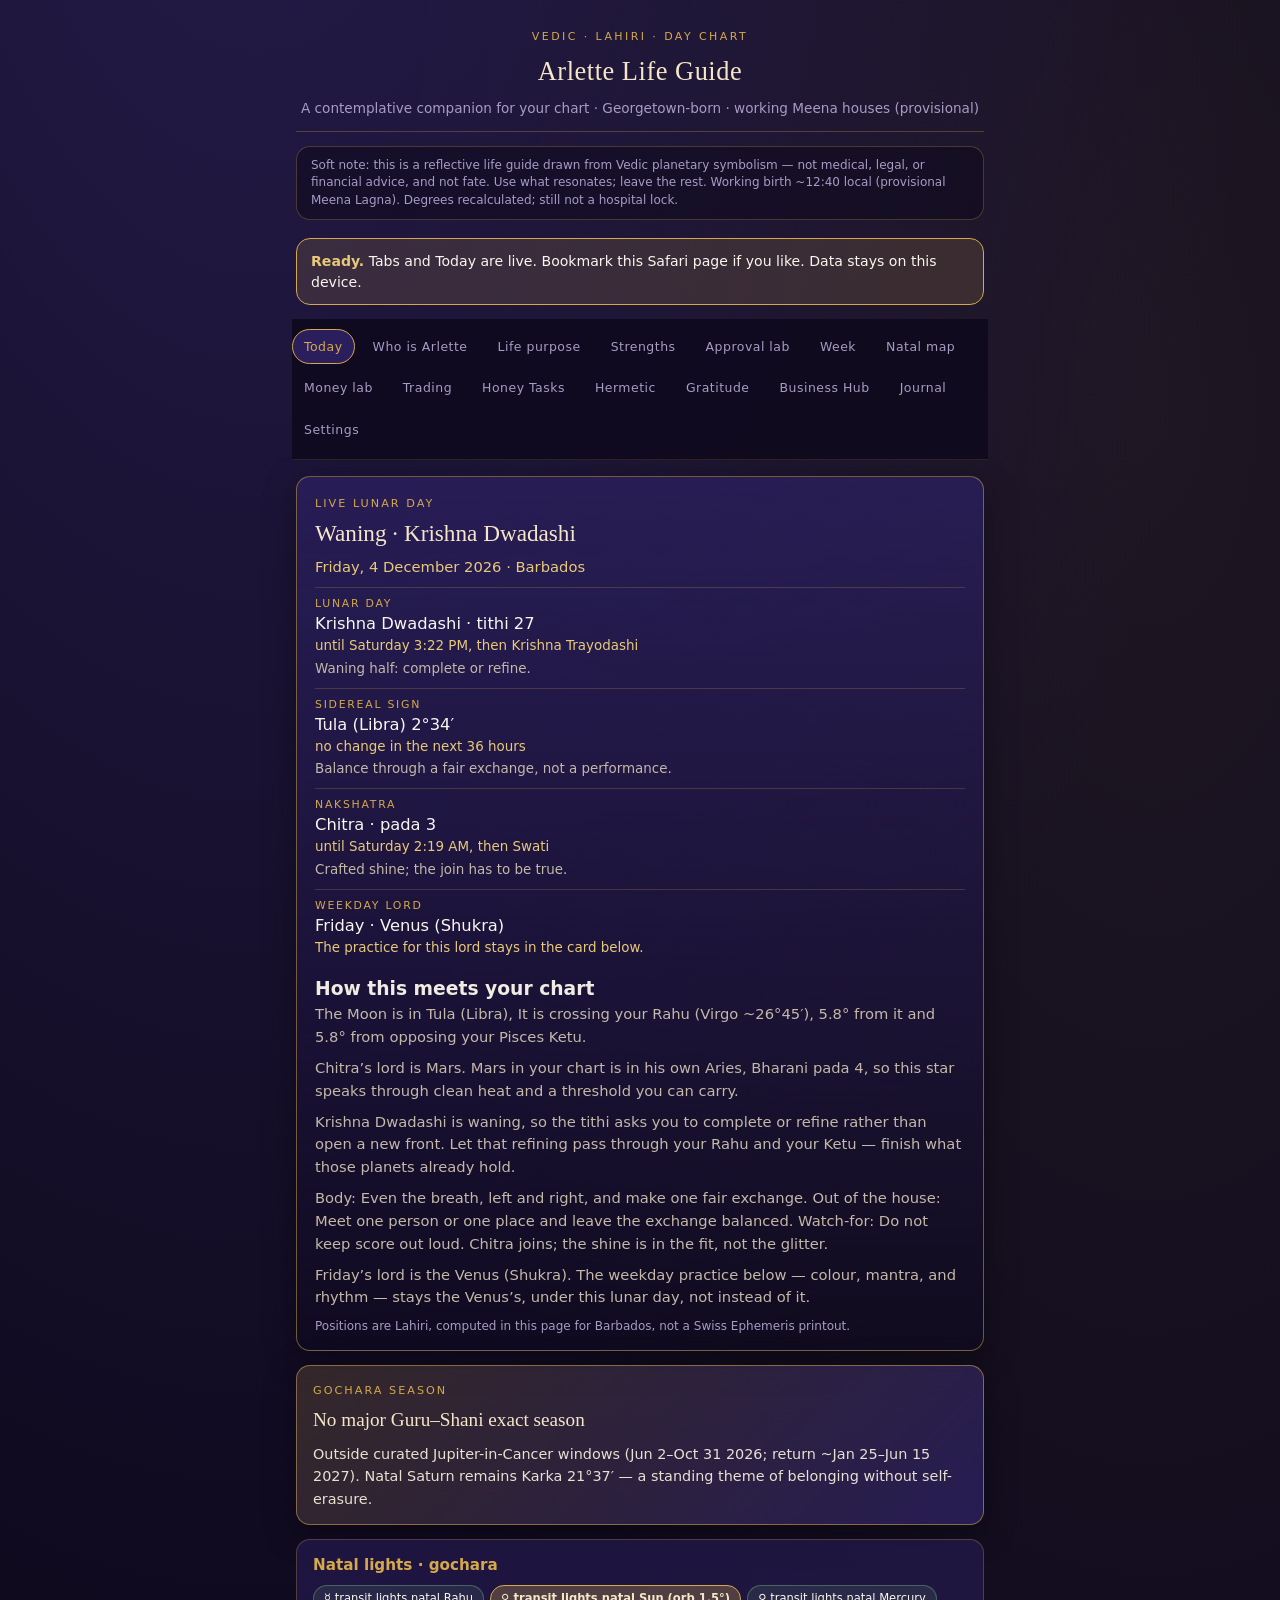
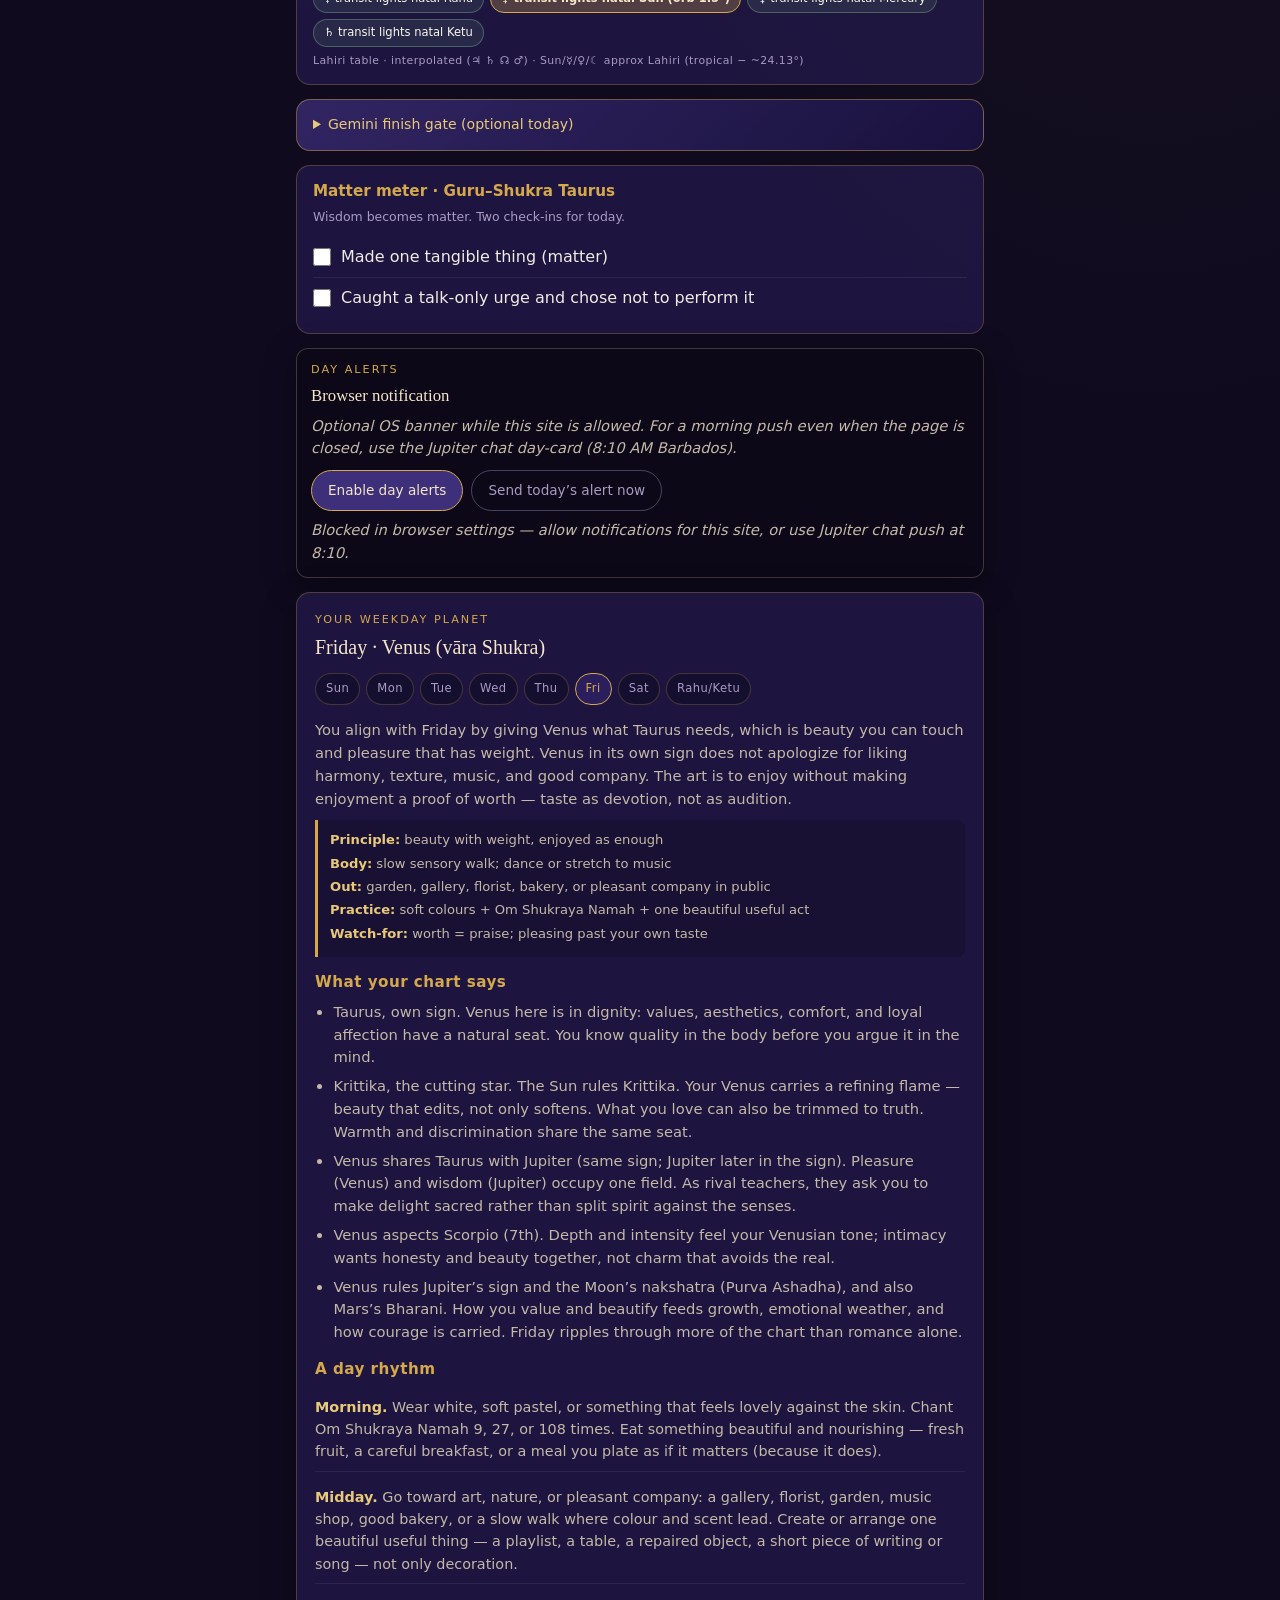
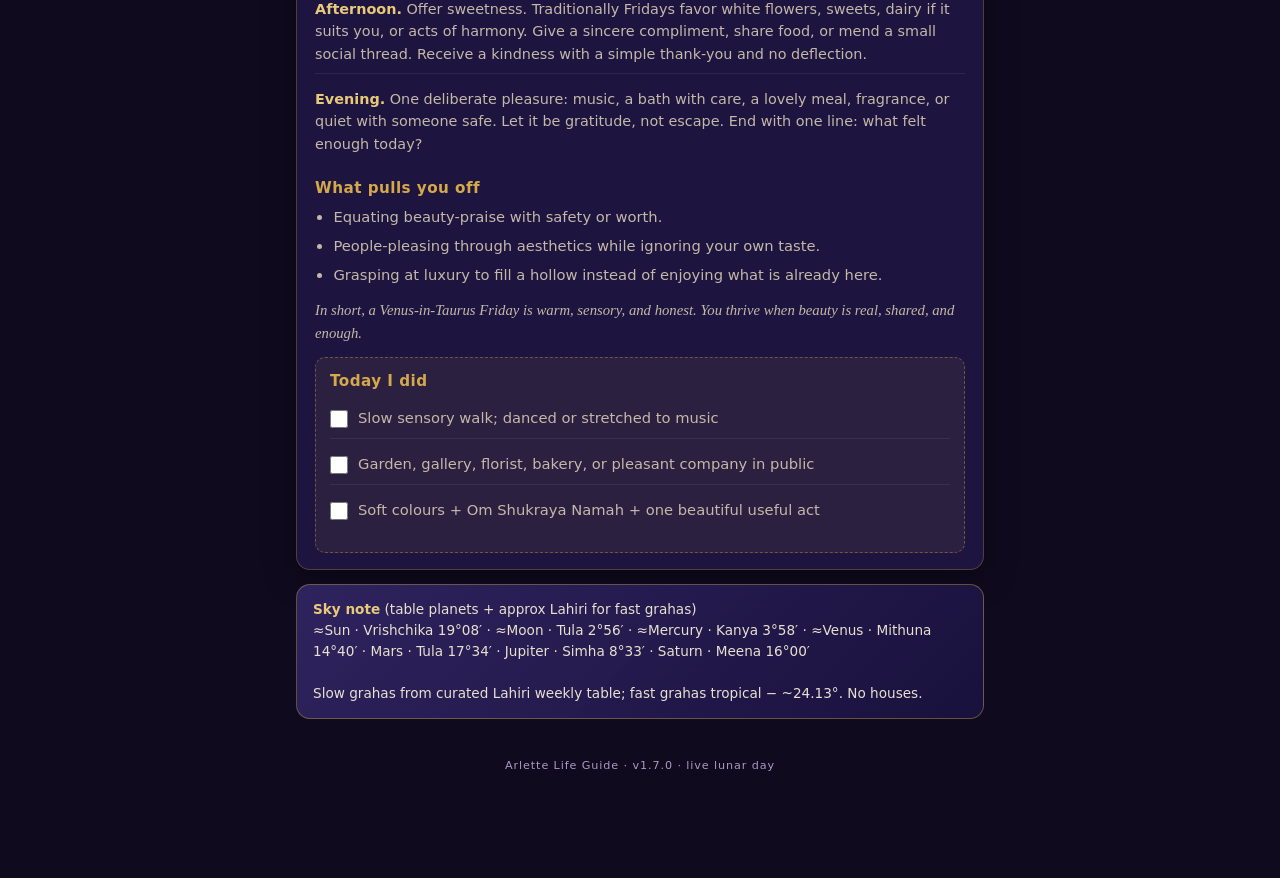
<file: arlette-life-guide/index.html>
<!DOCTYPE html>
<html lang="en">
<head>
<meta charset="UTF-8">
<meta name="viewport" content="width=device-width, initial-scale=1">
<title>Arlette Life Guide · Vedic</title>
<style>

:root {
  --indigo-deep: #0f0a1e;
  --indigo: #1a1240;
  --indigo-mid: #2a1f5c;
  --indigo-soft: #3d2f7a;
  --gold: #d4a84b;
  --gold-soft: #e8c97a;
  --gold-pale: #f5e6c8;
  --cream: #faf6ee;
  --cream-dim: #e8e0d0;
  --muted: #a89bc4;
  --text: #f0ebe3;
  --text-dim: #c4b8a8;
  --card: rgba(42, 31, 92, 0.55);
  --card-border: rgba(212, 168, 75, 0.28);
  --ok: #7cb88a;
  --warn: #c9a06a;
  --radius: 14px;
  --shadow: 0 8px 32px rgba(0,0,0,0.35);
  --font: "Segoe UI", system-ui, -apple-system, sans-serif;
  --serif: Georgia, "Times New Roman", serif;
}
*, *::before, *::after { box-sizing: border-box; margin: 0; padding: 0; }
html { scroll-behavior: smooth; }
body {
  font-family: var(--font);
  background: var(--indigo-deep);
  color: var(--text);
  min-height: 100vh;
  line-height: 1.55;
  background-image:
    radial-gradient(ellipse 80% 50% at 20% -10%, rgba(61,47,122,0.5), transparent),
    radial-gradient(ellipse 60% 40% at 90% 10%, rgba(212,168,75,0.08), transparent);
}
a { color: var(--gold-soft); }
button, input, textarea, select { font: inherit; color: inherit; }
.wrap { max-width: 720px; margin: 0 auto; padding: 0 16px 96px; }
header.app-head {
  padding: 28px 0 12px;
  text-align: center;
  border-bottom: 1px solid var(--card-border);
  margin-bottom: 8px;
}
header.app-head .mark {
  font-size: 11px;
  letter-spacing: 0.22em;
  text-transform: uppercase;
  color: var(--gold);
  margin-bottom: 6px;
}
header.app-head h1 {
  font-family: var(--serif);
  font-weight: 400;
  font-size: 1.65rem;
  color: var(--gold-pale);
  letter-spacing: 0.02em;
}
header.app-head .sub {
  font-size: 0.85rem;
  color: var(--muted);
  margin-top: 6px;
}
.disclaimer {
  font-size: 0.75rem;
  color: var(--muted);
  background: rgba(15,10,30,0.6);
  border: 1px solid var(--card-border);
  border-radius: var(--radius);
  padding: 10px 14px;
  margin: 14px 0 18px;
  line-height: 1.45;
}
nav.tabs {
  display: flex;
  flex-wrap: wrap;
  gap: 6px;
  position: sticky;
  top: 0;
  z-index: 40;
  background: rgba(15,10,30,0.92);
  backdrop-filter: blur(10px);
  padding: 10px 0 12px;
  margin: 0 -4px 16px;
  border-bottom: 1px solid rgba(212,168,75,0.15);
}
nav.tabs button {
  background: transparent;
  border: 1px solid transparent;
  color: var(--muted);
  padding: 7px 11px;
  border-radius: 999px;
  font-size: 0.78rem;
  letter-spacing: 0.04em;
  cursor: pointer;
  transition: 0.15s ease;
}
nav.tabs button:hover { color: var(--gold-pale); border-color: var(--card-border); }
nav.tabs button.active {
  background: var(--indigo-mid);
  color: var(--gold);
  border-color: var(--gold);
}
.panel { display: block; animation: none; margin-bottom: 8px; }
html.js .panel { display: none; animation: fadeIn 0.35s ease; }
html.js .panel.active { display: block; }
.open-hint {
  background: rgba(212,168,75,0.15);
  border: 1px solid var(--gold);
  color: var(--cream);
  border-radius: var(--radius);
  padding: 12px 14px;
  margin: 0 0 14px;
  font-size: 0.88rem;
  line-height: 1.45;
}
.open-hint strong { color: var(--gold-soft); }
#bootError {
  display: none;
  background: #5c1a2a;
  border: 1px solid #c45c6a;
  color: #ffe8ec;
  border-radius: var(--radius);
  padding: 12px 14px;
  margin: 0 0 14px;
  font-size: 0.88rem;
}
#bootError.show { display: block; }
noscript {
  display: block;
  background: #5c1a2a;
  color: #fff;
  padding: 14px;
  text-align: center;
  font-weight: 600;
}
@keyframes fadeIn { from { opacity: 0; transform: translateY(6px); } to { opacity: 1; transform: none; } }
.card {
  background: var(--card);
  border: 1px solid var(--card-border);
  border-radius: var(--radius);
  padding: 18px 18px 16px;
  margin-bottom: 14px;
  box-shadow: var(--shadow);
}
.card h2 {
  font-family: var(--serif);
  font-weight: 400;
  font-size: 1.25rem;
  color: var(--gold-pale);
  margin-bottom: 8px;
}
.card h3 {
  font-size: 0.95rem;
  color: var(--gold);
  margin: 14px 0 6px;
  letter-spacing: 0.03em;
}
.card p { color: var(--text-dim); margin-bottom: 10px; font-size: 0.92rem; }
.card p:last-child { margin-bottom: 0; }
.card ul, .card ol { margin: 6px 0 10px 1.15rem; color: var(--text-dim); font-size: 0.92rem; }
.card li { margin-bottom: 6px; }
.eyebrow {
  font-size: 0.7rem;
  letter-spacing: 0.18em;
  text-transform: uppercase;
  color: var(--gold);
  margin-bottom: 4px;
}
.sky-note {
  background: linear-gradient(135deg, rgba(61,47,122,0.7), rgba(26,18,64,0.9));
  border: 1px solid rgba(212,168,75,0.4);
  border-radius: var(--radius);
  padding: 14px 16px;
  margin-bottom: 14px;
  font-size: 0.85rem;
  color: var(--cream-dim);
}
.sky-note strong { color: var(--gold-soft); }
.chip-row { display: flex; flex-wrap: wrap; gap: 6px; margin: 8px 0 4px; }
.chip {
  font-size: 0.72rem;
  padding: 4px 10px;
  border-radius: 999px;
  background: rgba(212,168,75,0.12);
  border: 1px solid rgba(212,168,75,0.35);
  color: var(--gold-pale);
}
.check-list { list-style: none; margin-left: 0 !important; }
.check-list li {
  display: flex;
  align-items: flex-start;
  gap: 10px;
  padding: 8px 0;
  border-bottom: 1px solid rgba(168,155,196,0.12);
}
.check-list li:last-child { border-bottom: none; }
.check-list input[type="checkbox"] {
  margin-top: 3px;
  accent-color: var(--gold);
  width: 18px;
  height: 18px;
  flex-shrink: 0;
}
.prompt-box {
  background: rgba(15,10,30,0.45);
  border-left: 3px solid var(--gold);
  padding: 12px 14px;
  margin-top: 10px;
  border-radius: 0 10px 10px 0;
  font-family: var(--serif);
  font-style: italic;
  color: var(--gold-pale);
  font-size: 0.95rem;
}
.two-col {
  display: grid;
  grid-template-columns: 1fr 1fr;
  gap: 12px;
}
@media (max-width: 560px) { .two-col { grid-template-columns: 1fr; } }
.col-strength { border-top: 3px solid var(--ok); }
.col-soft { border-top: 3px solid var(--warn); }
.pillar {
  padding: 12px 14px;
  background: rgba(15,10,30,0.35);
  border-radius: 10px;
  margin-bottom: 8px;
  border-left: 3px solid var(--gold);
}
.pillar strong { color: var(--gold-soft); display: block; margin-bottom: 4px; font-size: 0.9rem; }
.pillar span { font-size: 0.85rem; color: var(--text-dim); }
.week-grid { display: grid; gap: 8px; }
.week-day {
  display: grid;
  grid-template-columns: 72px 1fr;
  gap: 10px;
  padding: 12px;
  background: rgba(15,10,30,0.4);
  border-radius: 10px;
  border: 1px solid rgba(212,168,75,0.18);
  font-size: 0.85rem;
}
.week-day .wd-name { color: var(--gold); font-weight: 600; font-size: 0.8rem; }
.week-day .wd-planet { color: var(--muted); font-size: 0.72rem; }
.week-day .wd-today { outline: 1px solid var(--gold); background: rgba(212,168,75,0.08); }
.graha-map { display: grid; gap: 10px; }
.graha-row {
  display: grid;
  grid-template-columns: 56px 1fr;
  gap: 12px;
  padding: 12px 14px;
  background: rgba(15,10,30,0.4);
  border-radius: 10px;
  border: 1px solid rgba(212,168,75,0.2);
  align-items: start;
}
.graha-glyph {
  width: 48px;
  height: 48px;
  border-radius: 50%;
  background: var(--indigo-soft);
  border: 1px solid var(--gold);
  display: flex;
  align-items: center;
  justify-content: center;
  font-size: 1.2rem;
  color: var(--gold-pale);
}
.graha-row h4 { color: var(--gold-pale); font-size: 0.9rem; margin-bottom: 2px; }
.graha-row .sign { font-size: 0.75rem; color: var(--gold); margin-bottom: 6px; }
.graha-row .gift, .graha-row .lesson { font-size: 0.82rem; color: var(--text-dim); }
.graha-row .lesson { margin-top: 4px; opacity: 0.9; }

.house-table { width: 100%; border-collapse: collapse; font-size: 0.82rem; margin-top: 12px; }
.house-table th, .house-table td {
  text-align: left; padding: 8px 6px; border-bottom: 1px solid var(--card-border);
  vertical-align: top;
}
.house-table th { color: var(--gold-soft); font-weight: 600; font-size: 0.72rem; text-transform: uppercase; letter-spacing: 0.04em; }
.house-table td:first-child { color: var(--gold-pale); white-space: nowrap; width: 2.5rem; }
.money-rules { list-style: none; padding: 0; margin: 10px 0 0; display: grid; gap: 8px; }
.money-rules li {
  font-size: 0.84rem; color: var(--text-dim); padding: 8px 10px;
  border-left: 2px solid var(--gold); background: rgba(0,0,0,0.15); border-radius: 0 8px 8px 0;
}
.money-rules li strong { color: var(--gold-pale); }
.lagna-note {
  margin-top: 12px; padding: 12px; border-radius: 10px;
  background: rgba(212, 175, 110, 0.08); border: 1px solid var(--card-border);
  font-size: 0.86rem; color: var(--text-dim); line-height: 1.45;
}
.lagna-note strong { color: var(--gold-pale); }

.lab-q {
  padding: 12px 0;
  border-bottom: 1px solid rgba(168,155,196,0.15);
}
.lab-q:last-of-type { border-bottom: none; }
.lab-q label.q-label {
  display: flex;
  gap: 10px;
  align-items: flex-start;
  cursor: pointer;
  font-size: 0.9rem;
  color: var(--text);
}
.lab-q textarea {
  width: 100%;
  margin-top: 8px;
  margin-left: 28px;
  max-width: calc(100% - 28px);
  background: rgba(15,10,30,0.5);
  border: 1px solid rgba(212,168,75,0.25);
  border-radius: 8px;
  padding: 8px 10px;
  min-height: 52px;
  resize: vertical;
  color: var(--cream);
}
.practice-today {
  margin-top: 12px;
  padding: 12px 14px;
  background: rgba(212,168,75,0.1);
  border-radius: 10px;
  border: 1px dashed rgba(212,168,75,0.45);
  font-size: 0.88rem;
  color: var(--gold-pale);
}
.journal-form { display: grid; gap: 8px; margin-bottom: 14px; }
.journal-form input, .journal-form textarea, .settings-form input {
  width: 100%;
  background: rgba(15,10,30,0.5);
  border: 1px solid rgba(212,168,75,0.25);
  border-radius: 8px;
  padding: 10px 12px;
  color: var(--cream);
}
.journal-form textarea { min-height: 100px; resize: vertical; }
.btn {
  display: inline-block;
  background: var(--indigo-soft);
  border: 1px solid var(--gold);
  color: var(--gold-pale);
  padding: 9px 16px;
  border-radius: 999px;
  cursor: pointer;
  font-size: 0.85rem;
  transition: 0.15s;
}
.btn:hover { background: var(--gold); color: var(--indigo-deep); }
.btn-ghost {
  background: transparent;
  border-color: rgba(168,155,196,0.4);
  color: var(--muted);
}
.btn-row { display: flex; flex-wrap: wrap; gap: 8px; margin-top: 8px; }
.journal-entry {
  padding: 12px 14px;
  background: rgba(15,10,30,0.4);
  border-radius: 10px;
  border: 1px solid rgba(212,168,75,0.18);
  margin-bottom: 8px;
}
.journal-entry .meta { font-size: 0.72rem; color: var(--gold); margin-bottom: 4px; }
.journal-entry .body { font-size: 0.88rem; color: var(--text-dim); white-space: pre-wrap; }
.journal-entry .actions { margin-top: 8px; }
.empty-state {
  text-align: center;
  padding: 28px 16px;
  color: var(--muted);
  font-size: 0.9rem;
  font-family: var(--serif);
  font-style: italic;
}
.settings-form label {
  display: block;
  font-size: 0.75rem;
  color: var(--gold);
  letter-spacing: 0.06em;
  text-transform: uppercase;
  margin: 12px 0 4px;
}
.portrait-card h3 { margin-top: 0; }
.approx { font-size: 0.72rem; color: var(--muted); font-style: italic; }
footer.app-foot {
  text-align: center;
  padding: 24px 0 8px;
  font-size: 0.7rem;
  color: var(--muted);
  letter-spacing: 0.08em;
}
noscript {
  display: block;
  padding: 40px 20px;
  text-align: center;
  color: var(--gold-pale);
  font-family: var(--serif);
  font-size: 1.1rem;
}

.season-card {
  background: linear-gradient(135deg, rgba(212,168,75,0.18), rgba(42,31,92,0.85));
  border: 1px solid rgba(212,168,75,0.55);
  border-radius: var(--radius);
  padding: 16px 16px 14px;
  margin-bottom: 14px;
  box-shadow: var(--shadow);
}
.season-card .eyebrow { margin-bottom: 6px; }
.season-card h2 {
  font-family: var(--serif);
  font-weight: 400;
  font-size: 1.2rem;
  color: var(--gold-pale);
  margin-bottom: 8px;
}
.season-card p { color: var(--cream-dim); font-size: 0.9rem; margin-bottom: 0; }
.season-card .orb { color: var(--gold-soft); font-size: 0.82rem; margin-top: 8px; }
.lights-card {
  background: var(--card);
  border: 1px solid var(--card-border);
  border-radius: var(--radius);
  padding: 14px 16px;
  margin-bottom: 14px;
}
.lights-card h3 { margin-top: 0; color: var(--gold); font-size: 0.95rem; }
.chip.lit-exact {
  background: rgba(212,168,75,0.28);
  border-color: var(--gold);
  color: var(--gold-pale);
  font-weight: 600;
}
.chip.lit-sign {
  background: rgba(124,184,138,0.12);
  border-color: rgba(124,184,138,0.4);
  color: var(--cream);
}
.meter-card {
  background: var(--card);
  border: 1px solid var(--card-border);
  border-radius: var(--radius);
  padding: 14px 16px;
  margin-bottom: 14px;
}
.meter-card h3 { margin-top: 0; color: var(--gold); font-size: 0.95rem; }
.meter-card .hint { font-size: 0.78rem; color: var(--muted); margin: 4px 0 10px; }
.gate-card {
  background: linear-gradient(135deg, rgba(61,47,122,0.75), rgba(26,18,64,0.95));
  border: 1px solid rgba(212,168,75,0.45);
  border-radius: var(--radius);
  padding: 14px 16px;
  margin-bottom: 14px;
}
.gate-card.collapsed-gate details summary {
  cursor: pointer;
  color: var(--gold-soft);
  font-size: 0.88rem;
}
.gate-card h3 { margin-top: 0; color: var(--gold-pale); font-size: 1rem; }
.gate-timer {
  display: flex;
  flex-wrap: wrap;
  align-items: center;
  gap: 10px;
  margin-top: 10px;
}
.gate-timer .timer-display {
  font-family: var(--serif);
  font-size: 1.35rem;
  color: var(--gold);
  min-width: 64px;
}
.heat-strip {
  display: grid;
  grid-template-columns: repeat(7, 1fr);
  gap: 4px;
  margin: 10px 0;
}
.heat-cell {
  background: rgba(15,10,30,0.5);
  border: 1px solid rgba(212,168,75,0.2);
  border-radius: 6px;
  padding: 6px 4px;
  text-align: center;
  font-size: 0.65rem;
  color: var(--muted);
  min-height: 48px;
}
.heat-cell .hd { color: var(--gold); font-weight: 600; margin-bottom: 2px; }
.heat-cell.hot { background: rgba(212,168,75,0.2); border-color: var(--gold); color: var(--gold-pale); }
.lab-history { margin-top: 16px; padding-top: 12px; border-top: 1px solid rgba(212,168,75,0.2); }
.lab-history h3 { margin-top: 0; }
.lab-counts { font-size: 0.85rem; color: var(--text-dim); margin-bottom: 8px; }
.src-tag { font-size: 0.68rem; color: var(--muted); letter-spacing: 0.04em; margin-top: 6px; }

.honey-add { display: flex; gap: 8px; margin-top: 12px; flex-wrap: wrap; }
.honey-add input[type="text"] {
  flex: 1; min-width: 180px; padding: 10px 12px; border-radius: 10px;
  border: 1px solid var(--card-border); background: rgba(0,0,0,0.2);
  color: var(--text); font-size: 0.92rem;
}
.honey-cols { display: grid; gap: 12px; margin-top: 14px; }
@media (min-width: 720px) {
  .honey-cols { grid-template-columns: 1fr 1fr 1fr; }
}
.honey-col h3 { font-size: 0.88rem; color: var(--gold-soft); margin: 0 0 8px; }
.honey-item {
  font-size: 0.84rem; color: var(--text-dim); padding: 10px;
  border-radius: 10px; background: rgba(0,0,0,0.18);
  border: 1px solid var(--card-border); margin-bottom: 8px;
}
.honey-item .honey-text { color: var(--text); margin-bottom: 8px; line-height: 1.4; }
.honey-item.done .honey-text { text-decoration: line-through; opacity: 0.65; }
.honey-actions { display: flex; flex-wrap: wrap; gap: 6px; }
.honey-actions button {
  font-size: 0.72rem; padding: 4px 8px; border-radius: 999px;
  border: 1px solid var(--card-border); background: transparent;
  color: var(--gold-pale); cursor: pointer;
}
.honey-actions button:hover { border-color: var(--gold); color: var(--gold); }
.honey-empty { font-size: 0.8rem; color: var(--muted); font-style: italic; }

.money-lesson {
  margin-top: 10px; border: 1px solid var(--card-border); border-radius: 12px;
  overflow: hidden; background: rgba(0,0,0,0.12);
}
.money-lesson summary {
  list-style: none; cursor: pointer; padding: 12px 14px;
  color: var(--gold-pale); font-weight: 600; font-size: 0.9rem;
  display: flex; justify-content: space-between; gap: 8px; align-items: center;
}
.money-lesson summary::-webkit-details-marker { display: none; }
.money-lesson summary::after { content: '+'; color: var(--gold); font-weight: 400; }
.money-lesson[open] summary::after { content: '–'; }
.money-lesson .body { padding: 0 14px 14px; font-size: 0.84rem; color: var(--text-dim); line-height: 1.45; }
.money-lesson .body strong { color: var(--gold-soft); }
.money-check-list { list-style: none; padding: 0; margin: 12px 0 0; display: grid; gap: 8px; }
.money-check-list li {
  display: flex; gap: 10px; align-items: flex-start; font-size: 0.84rem; color: var(--text-dim);
  padding: 8px 10px; border-radius: 10px; background: rgba(0,0,0,0.15); border: 1px solid var(--card-border);
}
.money-check-list input { margin-top: 3px; accent-color: var(--gold); }
.trade-form { display: grid; gap: 8px; margin-top: 12px; }
.trade-form label { font-size: 0.75rem; color: var(--gold-soft); }
.trade-form input, .trade-form select, .trade-form textarea {
  width: 100%; padding: 8px 10px; border-radius: 8px; border: 1px solid var(--card-border);
  background: rgba(0,0,0,0.2); color: var(--text); font-size: 0.88rem;
}
.trade-form textarea { min-height: 60px; resize: vertical; }
.trade-stats {
  display: grid; grid-template-columns: repeat(3, 1fr); gap: 8px; margin-top: 12px;
}
.trade-stat {
  text-align: center; padding: 10px 6px; border-radius: 10px;
  border: 1px solid var(--card-border); background: rgba(0,0,0,0.15);
}
.trade-stat .n { font-size: 1.1rem; color: var(--gold-pale); font-weight: 600; }
.trade-stat .l { font-size: 0.68rem; color: var(--muted); margin-top: 2px; }
.trade-row {
  font-size: 0.82rem; padding: 10px; border-radius: 10px; margin-top: 8px;
  border: 1px solid var(--card-border); background: rgba(0,0,0,0.12);
}
.trade-row.win { border-left: 3px solid var(--ok); }
.trade-row.loss { border-left: 3px solid var(--warn); }
.trade-row.be { border-left: 3px solid var(--muted); }
.mode-pill {
  display: inline-block; font-size: 0.65rem; letter-spacing: 0.06em; text-transform: uppercase;
  padding: 2px 7px; border-radius: 999px; margin-right: 6px; vertical-align: middle;
}
.mode-pill.demo { background: rgba(180,160,120,0.2); color: var(--gold-soft); border: 1px solid rgba(180,160,120,0.35); }
.mode-pill.live { background: rgba(90,160,120,0.2); color: var(--ok); border: 1px solid rgba(90,160,120,0.4); }
.trade-mode-row { display: flex; gap: 10px; flex-wrap: wrap; align-items: end; }
.trade-mode-row > div { flex: 1; min-width: 140px; }
.week-panel { margin-top: 18px; }
.week-decision {
  border: 1px solid rgba(200,180,140,0.2); border-radius: 10px; padding: 10px 12px; margin: 8px 0;
  background: rgba(0,0,0,0.15);
}
.week-decision .wd-head { color: var(--gold-pale); font-weight: 600; font-size: 0.88rem; }
.week-decision .wd-meta { color: var(--muted); font-size: 0.75rem; margin-top: 2px; }
.week-decision .wd-note { color: var(--text-dim); font-size: 0.82rem; margin-top: 6px; }
.trade-filter { display: flex; gap: 6px; flex-wrap: wrap; margin: 8px 0 4px; }
.trade-filter button.active { outline: 1px solid var(--gold-soft); }
#printWeekSheet {
  display: none; background: #fff; color: #111; padding: 24px;
}
body.is-printing .wrap { display: none !important; }
body.is-printing #printWeekSheet {
  display: block !important; position: static; width: auto; min-height: 100vh;
}
@media print {
  body.is-printing .wrap { display: none !important; }
  body.is-printing #printWeekSheet {
    display: block !important; position: static; width: 100%;
    background: #fff !important; color: #111 !important; padding: 12px;
  }
  #printWeekSheet .week-decision, #printWeekSheet .journal-print-entry {
    border: 1px solid #ccc; background: #fafafa; padding: 10px; margin: 8px 0;
  }
  #printWeekSheet h1, #printWeekSheet h2, #printWeekSheet .wd-head { color: #111 !important; }
}
.save-ok { color: var(--ok); font-size: 0.8rem; margin-top: 6px; }
.save-bad { color: var(--warn); font-size: 0.8rem; margin-top: 6px; }
.storage-banner {
  margin: 10px 0 0; padding: 10px 12px; border-radius: 10px;
  border: 1px solid rgba(200,180,140,0.28); background: rgba(0,0,0,0.18);
  font-size: 0.8rem; color: var(--text-dim);
}
.storage-banner strong { color: var(--gold-pale); }

.gate-item { display: block; }
.gate-item .gate-row { display: flex; gap: 10px; align-items: flex-start; }
.gate-item .gate-note {
  width: 100%; margin-top: 8px; padding: 8px 10px; border-radius: 8px;
  border: 1px solid var(--card-border); background: rgba(0,0,0,0.2);
  color: var(--text); font-size: 0.8rem; min-height: 52px; resize: vertical;
}
.gate-item .gate-note-label { font-size: 0.7rem; color: var(--muted); margin-top: 6px; display: block; }

.rule-pill {
  display: inline-block; font-size: 0.72rem; padding: 3px 8px; border-radius: 999px;
  border: 1px solid var(--card-border); color: var(--gold-pale); margin: 2px 4px 2px 0;
}




.herm-grid { display: grid; gap: 12px; }
@media (min-width: 720px) {
  .herm-grid.two { grid-template-columns: 1fr 1fr; }
}
.herm-principle {
  border: 1px solid rgba(200,180,140,0.22); border-radius: 12px;
  padding: 12px 14px; background: rgba(0,0,0,0.18); margin: 8px 0;
}
.herm-principle h4 { margin: 0 0 4px; color: var(--gold-pale); font-size: 0.95rem; }
.herm-principle .law { font-size: 0.72rem; color: var(--gold-soft); letter-spacing: 0.04em; text-transform: uppercase; }
.herm-principle p { margin: 6px 0 0; font-size: 0.84rem; color: var(--text-dim); }
.herm-entry {
  border-left: 3px solid var(--gold-soft); padding: 10px 12px; margin: 10px 0;
  background: rgba(0,0,0,0.15); border-radius: 0 10px 10px 0;
}
.herm-entry .he-date { color: var(--gold-pale); font-weight: 600; font-size: 0.85rem; }
.herm-entry .he-tag { display: inline-block; font-size: 0.65rem; text-transform: uppercase;
  letter-spacing: 0.05em; padding: 2px 7px; border-radius: 999px; margin-right: 6px;
  border: 1px solid rgba(180,160,120,0.35); color: var(--gold-soft); }
.vibe-row {
  display: flex; flex-direction: row; flex-wrap: wrap; gap: 8px;
  align-items: stretch; margin: 4px 0 8px; width: 100%;
  grid-column: 1 / -1;
}
.trade-form .vibe-row { grid-column: 1 / -1; }
.vibe-row label {
  display: inline-flex; flex: 1 1 auto; align-items: center; justify-content: center;
  gap: 8px; min-width: 7.5rem; margin: 0;
  font-size: 0.8rem !important; font-weight: 500;
  padding: 10px 14px; border-radius: 999px;
  border: 1px solid var(--card-border);
  background: rgba(0,0,0,0.22);
  cursor: pointer; color: var(--text-dim) !important;
  white-space: nowrap; box-sizing: border-box;
}
.vibe-row label:has(input:checked) {
  border-color: var(--gold-soft);
  color: var(--gold-pale) !important;
  background: rgba(180,160,120,0.18);
}
.vibe-row input[type="radio"] {
  width: auto !important; max-width: none; margin: 0;
  flex: 0 0 auto; accent-color: var(--gold-soft);
}
.today-herm {
  margin-top: 12px; padding: 12px 14px; border-radius: 12px;
  border: 1px solid rgba(200,180,140,0.28); background: rgba(40,60,50,0.25);
}


.biz-pipeline {
  display: grid; grid-template-columns: repeat(4, 1fr); gap: 8px; margin: 12px 0;
}
@media (max-width: 700px) {
  .biz-pipeline { grid-template-columns: 1fr 1fr; }
}
.biz-pipe {
  text-align: center; padding: 10px 6px; border-radius: 10px;
  border: 1px solid var(--card-border); background: rgba(0,0,0,0.15);
}
.biz-pipe .n { font-size: 1.2rem; color: var(--gold-pale); font-weight: 600; }
.biz-pipe .l { font-size: 0.68rem; color: var(--muted); margin-top: 2px; text-transform: uppercase; letter-spacing: 0.04em; }
.biz-card {
  border: 1px solid rgba(200,180,140,0.22); border-radius: 12px;
  padding: 12px 14px; margin: 10px 0; background: rgba(0,0,0,0.16);
}
.biz-card .biz-title { color: var(--gold-pale); font-weight: 600; font-size: 0.95rem; }
.biz-card .biz-meta { color: var(--muted); font-size: 0.75rem; margin-top: 3px; }
.biz-stage {
  display: inline-block; font-size: 0.65rem; text-transform: uppercase; letter-spacing: 0.05em;
  padding: 2px 8px; border-radius: 999px; margin-right: 6px;
  border: 1px solid rgba(180,160,120,0.35); color: var(--gold-soft);
}
.biz-stage.spark { border-color: rgba(160,160,200,0.45); color: #c8c8e8; }
.biz-stage.shape { border-color: rgba(180,160,120,0.45); color: var(--gold-soft); }
.biz-stage.build { border-color: rgba(120,170,140,0.45); color: var(--ok); }
.biz-stage.weight { border-color: rgba(200,170,100,0.55); color: var(--gold-pale); background: rgba(180,150,80,0.12); }
.biz-log-line { font-size: 0.8rem; color: var(--text-dim); margin: 4px 0; padding-left: 8px; border-left: 2px solid rgba(180,160,120,0.3); }
.biz-filter { display: flex; gap: 6px; flex-wrap: wrap; margin: 8px 0; }
.biz-filter button.active { outline: 1px solid var(--gold-soft); }


.day-alert-card {
  margin-top: 12px; padding: 12px 14px; border-radius: 12px;
  border: 1px solid rgba(200,180,140,0.28); background: rgba(0,0,0,0.18);
}
.day-alert-card .approx { margin: 6px 0 0; }


.grat-grid { display: grid; gap: 8px; margin-top: 8px; }
.grat-grid input {
  width: 100%; padding: 8px 10px; border-radius: 8px; border: 1px solid var(--card-border);
  background: rgba(0,0,0,0.2); color: var(--text); font-size: 0.88rem; box-sizing: border-box;
}
.grat-status { font-size: 0.8rem; color: var(--gold-soft); margin-top: 8px; }
.grat-history-item {
  border-left: 3px solid var(--gold-soft); padding: 8px 12px; margin: 8px 0;
  background: rgba(0,0,0,0.15); border-radius: 0 10px 10px 0; font-size: 0.84rem; color: var(--text-dim);
}
.grat-history-item strong { color: var(--gold-pale); }


.day-picker { display: flex; flex-wrap: wrap; gap: 6px; margin: 10px 0 14px; }
.day-picker button {
  background: rgba(15,10,30,0.45);
  border: 1px solid rgba(212,168,75,0.25);
  color: var(--muted);
  padding: 6px 10px;
  border-radius: 999px;
  font-size: 0.72rem;
  letter-spacing: 0.04em;
  cursor: pointer;
}
.day-picker button:hover { color: var(--gold-pale); border-color: var(--card-border); }
.day-picker button.active {
  background: var(--indigo-mid);
  color: var(--gold);
  border-color: var(--gold);
}
.guide-open { color: var(--text-dim); font-size: 0.92rem; margin-bottom: 12px; line-height: 1.55; }
.guide-section-title {
  font-size: 0.95rem;
  color: var(--gold);
  margin: 14px 0 6px;
  letter-spacing: 0.03em;
}
.guide-rhythm { list-style: none; margin-left: 0 !important; }
.guide-rhythm li {
  padding: 8px 0;
  border-bottom: 1px solid rgba(168,155,196,0.12);
  color: var(--text-dim);
  font-size: 0.9rem;
}
.guide-rhythm li:last-child { border-bottom: none; }
.guide-rhythm strong { color: var(--gold-soft); }
.guide-short {
  font-family: var(--serif);
  font-style: italic;
  color: var(--gold-pale);
  margin-top: 12px;
  font-size: 0.95rem;
}
.day-did {
  margin-top: 12px;
  padding: 12px 14px;
  background: rgba(212,168,75,0.08);
  border-radius: 10px;
  border: 1px dashed rgba(212,168,75,0.4);
}
.day-did h3 { margin-top: 0; }
.day-card-compact {
  background: rgba(15,10,30,0.35);
  border-left: 3px solid var(--gold);
  padding: 10px 12px;
  margin: 10px 0 4px;
  border-radius: 0 8px 8px 0;
  font-size: 0.82rem;
  color: var(--text-dim);
}
.day-card-compact div { margin-bottom: 3px; }
.day-card-compact strong { color: var(--gold-soft); }
.week-day.browse-hit { cursor: pointer; }
.week-day.browse-hit:hover { border-color: var(--gold); }

.lunar-card {
  background: linear-gradient(180deg, rgba(42,31,92,0.82), rgba(15,10,30,0.62));
  border: 1px solid rgba(212,168,75,0.5);
  border-radius: var(--radius);
  padding: 18px 18px 14px;
  margin-bottom: 14px;
  box-shadow: var(--shadow);
}
.lunar-card h2 {
  font-family: var(--serif);
  font-weight: 400;
  font-size: 1.45rem;
  color: var(--gold-pale);
  margin: 2px 0 4px;
}
.lunar-date { color: var(--gold-soft); font-size: 0.92rem; margin-bottom: 8px; }
.lunar-facts { display: grid; gap: 0; margin: 0; }
.lunar-facts > div {
  border-top: 1px solid rgba(212,168,75,0.22);
  padding: 8px 0;
}
.lunar-k {
  font-size: 0.68rem;
  letter-spacing: 0.16em;
  text-transform: uppercase;
  color: var(--gold);
}
.lunar-v { color: var(--cream); font-size: 1.02rem; line-height: 1.35; }
.lunar-until { color: var(--gold-soft); font-size: 0.84rem; margin-top: 1px; }
.lunar-mean { color: var(--text-dim); font-size: 0.84rem; margin-top: 2px; }
.lunar-card h3 { margin-top: 8px; }
.lunar-chart p { color: var(--text-dim); font-size: 0.92rem; margin: 0 0 8px; }
.lunar-note { font-size: 0.75rem; color: var(--muted); margin: 6px 0 0; }



</style>
</head>
<body>
<noscript><strong>JavaScript is off.</strong> Open arlette-life-guide.html in Safari or Chrome (Share → Open in Safari from Files). The portrait sections below still scroll if your browser shows HTML without scripts.</noscript>
<div class="wrap" id="view">
  <header class="app-head">
    <div class="mark">Vedic · Lahiri · Day chart</div>
    <h1 id="displayTitle">Arlette Life Guide</h1>
    <p class="sub">A contemplative companion for your chart · Georgetown-born · working Meena houses (provisional)</p>
  </header>

  <p class="disclaimer" id="disclaimer">
    Soft note: this is a reflective life guide drawn from Vedic planetary symbolism — not medical, legal, or financial advice, and not fate. Use what resonates; leave the rest. Working birth ~12:40 local (provisional Meena Lagna). Degrees recalculated; still not a hospital lock.
  </p>

  <div class="open-hint" id="openHint">
  <strong>iPhone:</strong> Don’t rely on the Files preview. In Files, tap Share → <strong>Open in Safari</strong> (or Copy to Safari). Then the daily guide and tabs work. On a computer: open the file in Chrome or Safari.
</div>
<div id="bootError" role="alert"></div>
<nav class="tabs" id="navTabs" role="tablist" aria-label="Sections">
  <button type="button" data-go="today" class="active">Today</button>
  <button type="button" data-go="who">Who is Arlette</button>
  <button type="button" data-go="purpose">Life purpose</button>
  <button type="button" data-go="strengths">Strengths</button>
  <button type="button" data-go="lab">Approval lab</button>
  <button type="button" data-go="week">Week</button>
  <button type="button" data-go="map">Natal map</button>
  <button type="button" data-go="money">Money lab</button>
  <button type="button" data-go="trading">Trading</button>
  <button type="button" data-go="honey">Honey Tasks</button>
  <button type="button" data-go="hermetic">Hermetic</button>
  <button type="button" data-go="gratitude">Gratitude</button>
  <button type="button" data-go="business">Business Hub</button>
  <button type="button" data-go="journal">Journal</button>
  <button type="button" data-go="settings">Settings</button>
</nav>

  <!-- 1. TODAY -->
  <section class="panel active" id="panel-today" data-section="today">
    <div class="lunar-card" id="lunarCard" aria-live="polite">
      <div class="eyebrow">Live lunar day</div>
      <h2 id="lunarPhase">Computing today’s lunar day…</h2>
      <p class="lunar-date" id="lunarDate"></p>
      <div class="lunar-facts" id="lunarFacts"></div>
      <h3>How this meets your chart</h3>
      <div class="lunar-chart" id="lunarChart"></div>
      <p class="lunar-note">Positions are Lahiri, computed in this page for Barbados, not a Swiss Ephemeris printout.</p>
    </div>
    <div id="seasonSlot"></div>
    <div id="lightsSlot"></div>
    <div id="gateSlot"></div>
    <div id="matterSlot"></div>
    <div class="card day-alert-card" id="dayAlertCard">
      <div class="eyebrow">Day alerts</div>
      <h2 style="font-size:1.05rem;margin:4px 0 0;">Browser notification</h2>
      <p class="approx">Optional OS banner while this site is allowed. For a morning push even when the page is closed, use the Jupiter chat day-card (8:10 AM Barbados).</p>
      <div class="btn-row" style="margin-top:10px;">
        <button type="button" class="btn" id="enableDayAlertBtn">Enable day alerts</button>
        <button type="button" class="btn btn-ghost" id="testDayAlertBtn">Send today’s alert now</button>
      </div>
      <p class="approx" id="dayAlertMsg" style="margin-top:8px;"></p>
    </div>
    <div class="card" id="todayCard">
      <div class="eyebrow" id="todayDateLabel">Your weekday planet</div>
      <h2 id="todayVaraTitle">Daily Life Guide</h2>
      <div class="day-picker" id="dayPicker" aria-label="Browse weekday guides"></div>
      <p class="guide-open" id="todayInsight">Open this file in Safari or Chrome so the guide can match today’s weekday planet to your natal chart.</p>
      <div class="day-card-compact" id="todayDayCard"></div>
      <h3 class="guide-section-title">What your chart says</h3>
      <ul id="todayChartSays"></ul>
      <h3 class="guide-section-title">A day rhythm</h3>
      <ul class="guide-rhythm" id="todayPractices"></ul>
      <h3 class="guide-section-title">What pulls you off</h3>
      <ul id="todayWatch"></ul>
      <p class="guide-short" id="todayPrompt"></p>
      <div class="day-did" id="todayDidWrap">
        <h3>Today I did</h3>
        <ul class="check-list" id="todayDidList"></ul>
      </div>
    </div>
    <div class="sky-note" id="skyNote"><strong>Sky note:</strong> Live sky calculation needs Safari/Chrome. Your natal Saturn in Cancer is a standing theme of belonging without self-erasure.</div>
  </section>

  <!-- 2. WHO IS ARLETTE -->
  <section class="panel" id="panel-who" data-section="who">
    <div class="card portrait-card">
      <div class="eyebrow">Blueprint</div>
      <h2>Who is Arlette</h2>
      <p>You were born 1 July 1977 in Georgetown, Guyana — a coastal child under a Gemini Sun and Mercury, with Venus and Jupiter both resting in Taurus, Mars lit in Aries, Saturn in Cancer, and the Moon roughly in Sagittarius. No rising sign here: birth time unknown. What follows is your day-chart portrait — the sky’s vocabulary for how you move, make, and belong.</p>
    </div>
    <div class="card portrait-card">
      <h3>Mind &amp; voice — Sun + Mercury in Mithuna (Gemini)</h3>
      <p>Your mind is dual, quick, and hungry for exchange. Storytelling, sales, hostessing, explaining the craft to a stranger — these come naturally. You can hold two ideas at once and make them charming. The soft spot: boredom when life goes flat, and the habit of showing unfinished work for a hit of dopamine or praise before the piece has settled. Your voice is a gift; train it to finish before it performs.</p>
    </div>
    <div class="card portrait-card">
      <h3>Feeling &amp; seeker — Moon in Dhanu (Sagittarius) <span class="approx">~23°19′ · Purva Ashadha</span></h3>
      <p>You need meaning, horizon, and truth. A caged Moon in Sagittarius grows restless — travel, learning, or a bigger why restores you. Faith is not optional décor; it is how your heart breathes. When the week feels small, ask what larger story you are serving.</p>
    </div>
    <div class="card portrait-card">
      <h3>Drive — Mars in Mesha (Aries)</h3>
      <p>You start fire. Initiative is clean and brave. Impatience with slow steps is the shadow — you may leap past the boring middle that craft actually requires. Pair Mars’ spark with Venus–Jupiter’s patience in Taurus: begin boldly, then stay.</p>
    </div>
    <div class="card portrait-card">
      <h3>Craft &amp; dharma — Venus own-sign Taurus + Jupiter in Taurus</h3>
      <p>Guru and Shukra share a sign: life-purpose spine. You expand through tangible beauty — coastal craft, objects with weight, values you can touch. Wisdom that stays in the head is incomplete for you; it must become matter. Breeze &amp; Loop and maker life fit this spine: beauty with substance, not trend-thin glitter.</p>
    </div>
    <div class="card portrait-card">
      <h3>Shell &amp; belonging — Saturn in Karka (Cancer)</h3>
      <p>Here sits the crab shell: caretaking as worth, approval as safety, fear of judgment or rejection. When you ask “am I people-pleasing?” — yes, as a Saturn–Cancer pattern. When you ask “am I looking for praise?” — yes, via Gemini mind (cleverness praised), Venus (beauty valued), and Saturn (belonging earned). These are skills to train, not curses. Secure belonging without self-erasure is your long work.</p>
    </div>
    <div class="card portrait-card">
      <h3>Rahu in Kanya / Ketu in Meena</h3>
      <p>Rahu in Virgo hungers for craft-detail, usefulness, and getting things right enough to serve. Ketu in Pisces asks for faith and release — not every seam needs to be perfect. The dance: useful precision without drowning in perfectionism; devotion without dissolving your edges.</p>
    </div>
  </section>

  <!-- 3. LIFE PURPOSE -->
  <section class="panel" id="panel-purpose" data-section="purpose">
    <div class="card">
      <div class="eyebrow">North star</div>
      <h2>Life purpose</h2>
      <p>Your purpose is to turn beauty into something people can live with — objects, spaces, words, and welcome that carry weight — while speaking with a Gemini clarity that teaches and hosts, and while building belonging that does not require you to disappear.</p>
      <h3>Living pillars</h3>
      <div class="pillar"><strong>1. Beauty with substance</strong><span>Create and curate what lasts on the shelf and in the heart — craft over flash, coastal material over disposable trend.</span></div>
      <div class="pillar"><strong>2. Voice that hosts &amp; teaches</strong><span>Use Sun–Mercury Gemini to explain, sell, storytell, and make others feel at home — then finish the work before you perform it.</span></div>
      <div class="pillar"><strong>3. Belonging without self-erasure</strong><span>Saturn in Cancer learns secure care: love that does not demand you earn it by over-giving or disappearing.</span></div>
      <div class="pillar"><strong>4. Slow structure over fast money</strong><span>Taurus Jupiter–Venus favor steady, value-aligned growth. Trend-aware, not trend-enslaved.</span></div>
      <div class="pillar"><strong>5. Meaning on the horizon</strong><span>Sagittarius Moon needs a why larger than the week. Keep a living question or faith practice so the crab shell does not harden into isolation.</span></div>
      <div class="pillar"><strong>6. Useful precision, soft release</strong><span>Rahu Virgo crafts detail for usefulness; Ketu Pisces remembers when to let go. Perfection in service of people, not anxiety.</span></div>
    </div>
  </section>

  <!-- 4. STRENGTHS vs SOFT SPOTS -->
  <section class="panel" id="panel-strengths" data-section="strengths">
    <div class="card">
      <div class="eyebrow">Chart-backed</div>
      <h2>Strengths vs soft spots</h2>
      <div class="two-col">
        <div class="card col-strength" style="margin:0;box-shadow:none;">
          <h3>Strengths</h3>
          <ul>
            <li>Dual, agile mind — sales, story, hostess skill (Sun–Mercury Gemini)</li>
            <li>Tangible aesthetic sense; beauty you can hold (Venus own Taurus)</li>
            <li>Expanding through craft &amp; value (Jupiter Taurus with Venus)</li>
            <li>Clean initiative; courage to start (Mars Aries)</li>
            <li>Seeking truth &amp; meaning; natural teacher-seeker (Moon Sagittarius approx.)</li>
            <li>Capacity for deep care &amp; loyalty once safe (Saturn Cancer)</li>
            <li>Detail hunger that can serve usefulness (Rahu Virgo)</li>
          </ul>
        </div>
        <div class="card col-soft" style="margin:0;box-shadow:none;">
          <h3>Soft spots</h3>
          <ul>
            <li>Showing unfinished work for validation (Gemini dopamine loop)</li>
            <li>Restlessness when caged; horizon hunger unmet (Moon Sag)</li>
            <li>Impatience with slow middle steps (Mars Aries)</li>
            <li>People-pleasing &amp; approval-seeking as safety (Saturn Cancer + Venus + Gemini)</li>
            <li>Emotional armor that blocks the belonging you want</li>
            <li>Perfectionism that stalls usefulness (Rahu Virgo)</li>
            <li>Faith neglected until burnout (Ketu Pisces ignored)</li>
          </ul>
        </div>
      </div>
    </div>
  </section>

  <!-- 5. APPROVAL LAB -->
  <section class="panel" id="panel-lab" data-section="lab">
    <div class="card">
      <div class="eyebrow">Interactive</div>
      <h2>Approval &amp; people-pleasing lab</h2>
      <p><strong style="color:var(--gold-soft)">Chart diagnosis:</strong> Saturn in Cancer trains belonging through caretaking and fear of rejection. Gemini Sun–Mercury seeks praise for cleverness. Venus in own Taurus feels worth when beauty is valued. Together they form a pattern: “If I please, I am safe; if I am praised, I exist.” Naming it is the first kindness.</p>
      <h3>Intercept questions</h3>
      <div id="labQuestions"></div>
      <div class="practice-today" id="labPractice"></div>
      <div class="btn-row">
        <button type="button" class="btn" id="labSaveBtn">Save lab answers</button>
      </div>
      <p id="labSavedMsg" class="approx" style="margin-top:8px;"></p>
      <div class="lab-history" id="labHistory"></div>
    </div>
  </section>

  <!-- 6. WEEK AT A GLANCE -->
  <section class="panel" id="panel-week" data-section="week">
    <div class="card">
      <div class="eyebrow">Seven days + nodes</div>
      <h2>Week at a glance</h2>
      <p class="approx">Tap a day to open its full natal guide on Today. Compact day-card lines match morning chat pings.</p>
      <div class="week-grid" id="weekGrid"></div>
    </div>
    <div class="card" id="nodesCard">
      <div class="eyebrow">No weekday · axis</div>
      <h2>Rahu &amp; Ketu</h2>
      <div id="nodesGuideBody"></div>
    </div>
  </section>

  <!-- 7. NATAL FREQUENCY MAP -->
  <section class="panel" id="panel-map" data-section="map">
    <div class="card">
      <div class="eyebrow">Working chart · provisional</div>
      <h2>Natal map &amp; houses</h2>
      <p class="approx">Lahiri sidereal · Georgetown · ~12:40 local UTC−3 · Meena working Lagna · whole-sign · not hospital-locked · degrees recalculated 2026-09-10</p>
      <div class="lagna-note">
        <strong>Planet facts (verified day-chart):</strong> 1 Jul 1977 · Georgetown · Lahiri.
        Venus own Vrishabha · Jupiter with Venus · Mars own Mesha Bharani · Sun+Mercury Ardra (~2° orb) · Saturn Ashlesha · Moon Purva Ashadha ~23° · Rahu Chitra · Ketu Revati.
        Working clock ~12:40 / Meena Lagna still provisional — <em>not</em> used in Money or Trading labs.
      </div>
      <h3 style="margin-top:18px;color:var(--gold-soft);font-size:0.95rem;">Grahas</h3>
      <div class="graha-map" id="grahaMap"></div>
    </div>
    <div class="card" style="margin-top:14px;">
      <div class="eyebrow">Parked</div>
      <h2>Houses</h2>
      <p class="approx">House attributions are <strong>not used</strong> for Money or Trading coaching until birth time is confirmed. Optional working sketch lives folded below.</p>
      <details class="money-lesson"><summary>Show provisional house sketch</summary>
        <div class="body"><div id="houseMap"></div></div>
      </details>
    </div>
    <div class="card" style="margin-top:14px;">
      <div class="eyebrow">From Purva Ashadha Moon · approx</div>
      <h2>Vimshottari spine</h2>
      <p class="approx">Balance at birth ~5.0y Venus remaining. Dates ± weeks with Moon minute.</p>
      <ul class="money-rules">
        <li><strong>Venus</strong> — 1977 → mid-1982</li>
        <li><strong>Sun</strong> — → mid-1988</li>
        <li><strong>Moon</strong> — → mid-1998 (children 1993 &amp; 1996 fall here)</li>
        <li><strong>Mars</strong> — → mid-2005</li>
        <li><strong>Rahu</strong> — → mid-2023</li>
        <li><strong>Jupiter</strong> — mid-2023 → ~2039 (current)</li>
      </ul>
    </div>
  </section>


  <!-- 7c. MONEY LAB (planets only) -->
  <section class="panel" id="panel-money" data-section="money">
    <div class="card">
      <div class="eyebrow">Planets only · interactive</div>
      <h2>Money lab</h2>
      <p class="approx">Teaching from your day-chart grahas — no houses. Tap each planet to learn. Check off today’s practices. Not financial advice.</p>
      <p class="approx" style="margin-top:8px;"><strong style="color:var(--gold-pale);">Motto:</strong> Jupiter and Venus can bring it. Saturn keeps it. Mars must not burn it. Rahu must not redefine it.</p>
      <div id="moneyLessons"></div>
    </div>
    <div class="card" style="margin-top:14px;">
      <div class="eyebrow">Today’s drill</div>
      <h2>Practice checklist</h2>
      <p class="approx" id="moneyCheckDate"></p>
      <ul class="money-check-list" id="moneyCheckList"></ul>
      <p class="approx" style="margin-top:10px;" id="moneyCheckMsg"></p>
    </div>
    <div class="card" style="margin-top:14px;">
      <div class="eyebrow">Cash flow · from the Moon</div>
      <h2>3rd from Moon · Aquarius effort</h2>
      <p class="approx">Folk tip (not classical gospel): when cash feels tight, act the <strong>3rd sign from the Moon</strong>. Your Moon is <strong>Dhanu · Purva Ashadha</strong> → 3rd sign = <strong>Kumbha (Aquarius)</strong>. Planets-only money rules still lead; houses stay parked until birth time is locked.</p>
      <ul class="money-rules">
        <li><strong>Target sign:</strong> Aquarius — networks, systems, tech lists, skill teaching, overseas/digital reach, unconventional craft effort</li>
        <li><strong>With Venus (Taurus):</strong> charge for real craft after Saturn Pocket; beauty as matter, not performance</li>
        <li><strong>This week’s Aquarius acts:</strong> CRM / outreach field · Business Hub Weight note · one systems hour · teach or document a skill</li>
        <li><strong>This week’s Taurus act:</strong> finish or price one coastal/craft piece</li>
        <li><strong>Skip:</strong> occult-out-of-lack · Rahu flash · pleasing for rescue money</li>
      </ul>
      <p class="approx" style="margin-top:10px;">Working Meena sketch (soft): Moon in 10th → 3rd from that is 12th, still <strong>Kumbha</strong> — quiet systems, overseas, release drain. Not used for coaching until hospital time.</p>
      <details class="money-lesson" style="margin-top:10px;"><summary>Why Moon + Venus here</summary>
        <div class="body" style="padding-top:8px;font-size:0.84rem;color:var(--text-dim);">
          The tip pairs Moon and Venus with cash flow. Your Venus is strong in own Taurus — steady value through craft. Your Cancer Saturn keeps money via structure (Saturn Pocket). Aquarius effort (3rd from Moon) is <em>how</em> you move energy when funds feel low: build the pipe (lists, systems, skill), don’t beg the room to fill the hole.
        </div>
      </details>
    </div>
  </section>

  <!-- 7d. TRADING DESK -->
  <section class="panel" id="panel-trading" data-section="trading">
    <div class="card">
      <div class="eyebrow">Skill building · risk first</div>
      <h2>Trading desk</h2>
      <p class="approx">Rules mapped to your money planets. Track wins and losses honestly. This is a practice log — not investment advice; you can lose money trading.</p>
      <h3 style="color:var(--gold-soft);font-size:0.9rem;margin-top:12px;">Hard rules</h3>
      <div id="tradeRules"></div>
    </div>
    <div class="card" style="margin-top:14px;">
      <div class="eyebrow">Before you click</div>
      <h2>Pre-trade gate</h2>
      <p class="approx">Check each box, then leave a short note under it — why it’s true today.</p>
      <ul class="money-check-list" id="tradeGateList"></ul>
      <p class="approx" id="tradeGateMsg"></p>
    </div>
    <div class="card" style="margin-top:14px;">
      <div class="eyebrow">Log</div>
      <h2>Wins &amp; losses</h2>
      <div class="trade-stats" id="tradeStats"></div>
      <form class="trade-form" id="tradeForm">
        <label for="tradeDate">Date</label>
        <input type="date" id="tradeDate" required>
        <label for="tradeSymbol">Market / pair / ticker</label>
        <input type="text" id="tradeSymbol" placeholder="e.g. Max Pain, EURUSD, BTC" maxlength="40" required>
        <div class="trade-mode-row">
          <div>
            <label for="tradeMode">Account type</label>
            <select id="tradeMode">
              <option value="demo">Demo / practice</option>
              <option value="live">Live / real money</option>
            </select>
          </div>
          <div>
            <label for="tradeSide">Direction</label>
            <select id="tradeSide"><option value="long">Long / buy</option><option value="short">Short / sell</option></select>
          </div>
        </div>
        <label for="tradeLot">Lot size (contracts / units / lots)</label>
        <input type="text" id="tradeLot" inputmode="decimal" placeholder="e.g. 0.01, 1, 1000" maxlength="24" required>
        <label for="tradeRisk">Risk amount ($) — what you could lose if stop hits</label>
        <input type="text" id="tradeRisk" inputmode="decimal" placeholder="e.g. 50 or $50.00" required>
        <p class="approx" id="tradeSizePreview" style="margin:0;">Lot size and risk will show here as you type.</p>
        <label for="tradeResult">Result</label>
        <select id="tradeResult"><option value="win">Win</option><option value="loss">Loss</option><option value="be">Breakeven</option></select>
        <label for="tradePnl">P/L for this trade only (+ win / − loss)</label>
        <input type="text" id="tradePnl" inputmode="decimal" placeholder="e.g. 30.87 or -50" required>
        <label for="tradeNote">What I followed / broke</label>
        <textarea id="tradeNote" maxlength="400" placeholder="Setup, emotion, rule kept or broken…"></textarea>
        <div class="btn-row"><button type="submit" class="btn">Save trade</button></div>
      </form>
      <div class="trade-filter" id="tradeFilter" role="group" aria-label="Filter trades">
        <button type="button" class="btn btn-ghost active" data-trade-filter="all">All</button>
        <button type="button" class="btn btn-ghost" data-trade-filter="demo">Demo</button>
        <button type="button" class="btn btn-ghost" data-trade-filter="live">Live</button>
      </div>
      <div id="tradeList"></div>
    </div>
    <div class="card week-panel" style="margin-top:14px;" id="tradeWeekCard">
      <div class="eyebrow">Review</div>
      <h2>This week’s trading decisions</h2>
      <p class="approx">Mon–Sun from your log. Demo and live stay labeled so skill practice never mixes with real risk.</p>
      <div class="btn-row" style="margin:10px 0;">
        <button type="button" class="btn" id="printWeekBtn">Print week / Save as PDF</button>
        <button type="button" class="btn btn-ghost" id="weekPrevBtn">Prev week</button>
        <button type="button" class="btn btn-ghost" id="weekNextBtn">Next week</button>
      </div>
      <p class="approx" id="tradeWeekRange"></p>
      <div class="trade-stats" id="tradeWeekStats"></div>
      <div id="tradeWeekList"></div>
      <p class="approx" style="margin-top:10px;">PDF tip: tap Print week → in the print dialog choose Destination “Save as PDF”. Nothing auto-downloads a PDF file — Safari/Chrome creates it when you print.</p>
    </div>
  </section>

  <div id="printWeekSheet" aria-hidden="true" style="display:none;"></div>

  <!-- 7b. HONEY TASKS -->
  <section class="panel" id="panel-honey" data-section="honey">
    <div class="card">
      <div class="eyebrow">Sweet obligations you choose</div>
      <h2>Honey Tasks</h2>
      <p class="approx">Catch inspiring ideas. Turn them into Do — or set them gently to Not now. Local only · clears spark focus each new day; Do / Not / Done keep a short trail.</p>
      <form class="honey-add" id="honeyForm">
        <input type="text" id="honeyInput" placeholder="A sweet idea for today…" maxlength="200" autocomplete="off" required>
        <button type="submit" class="btn">Add spark</button>
      </form>
      <div class="honey-cols">
        <div class="honey-col">
          <h3>Sparks · today</h3>
          <div id="honeySparks"></div>
        </div>
        <div class="honey-col">
          <h3>Honey Do</h3>
          <div id="honeyDo"></div>
        </div>
        <div class="honey-col">
          <h3>Not now</h3>
          <div id="honeyNot"></div>
        </div>
      </div>
    </div>
  </section>


  <!-- 7e. HERMETIC / KYBALION -->
  <section class="panel" id="panel-hermetic" data-section="hermetic">
    <div class="card">
      <div class="eyebrow">Kybalion · Hermetic practice</div>
      <h2>Alchemy desk</h2>
      <p class="approx">Laws to notice and train — not magic shortcuts. Transmute lack-frequency into wholeness; create beauty; honour tough tides without becoming them. Contemplative practice for your chart, tested against lived life.</p>
      <div class="today-herm" id="hermTodayCard"></div>
    </div>

    <div class="card" style="margin-top:14px;">
      <div class="eyebrow">Polarity</div>
      <h2>Lack → whole</h2>
      <p class="approx">Same pole, different degree. Name the lack story honestly, then write the whole truth and one act that matches wholeness (not rescue, not performance).</p>
      <form class="trade-form" id="hermTransmuteForm">
        <label for="hermDate">Date</label>
        <input type="date" id="hermDate" required>
        <label for="hermLack">Lack frequency (what I’m telling myself / grasping for)</label>
        <textarea id="hermLack" maxlength="500" placeholder="e.g. If I don’t please them I’ll be cut off… / money vanishing… / nobody sees me…" required></textarea>
        <label for="hermWhole">Whole frequency (truth + next act from sufficiency)</label>
        <textarea id="hermWhole" maxlength="500" placeholder="e.g. I belong without erasing myself. Saturn Pocket first. One craft step before praise…" required></textarea>
        <div class="vibe-field" style="grid-column:1/-1;">
          <div class="approx" style="margin:0 0 6px;color:var(--gold-soft);font-size:0.75rem;">Vibration check (body / mind right now)</div>
          <div class="vibe-row" id="hermVibeRow" role="radiogroup" aria-label="Vibration check">
            <label><input type="radio" name="hermVibe" value="contracted"> Contracted</label>
            <label><input type="radio" name="hermVibe" value="stirring" checked> Stirring</label>
            <label><input type="radio" name="hermVibe" value="open"> Open / whole</label>
          </div>
        </div>
        <div class="btn-row"><button type="submit" class="btn">Save transmute</button></div>
      </form>
    </div>

    <div class="card" style="margin-top:14px;">
      <div class="eyebrow">Rhythm</div>
      <h2>Beautiful · tough · true</h2>
      <p class="approx">Pendulum law: highs and lows both move. Log both so tough times don’t erase beauty, and beauty doesn’t deny the hard.</p>
      <form class="trade-form" id="hermRhythmForm">
        <label for="hermRhythmDate">Date</label>
        <input type="date" id="hermRhythmDate" required>
        <div class="herm-grid two">
          <div>
            <label for="hermBeautiful">Beautiful moment I created or recognized</label>
            <textarea id="hermBeautiful" maxlength="400" placeholder="Light on yarn, a kind word I didn’t chase, a meal I paid for myself…" required></textarea>
          </div>
          <div>
            <label for="hermTough">Tough tide I named without drama</label>
            <textarea id="hermTough" maxlength="400" placeholder="Rejection sting, money fear, aloof shell, mother/son friction…" required></textarea>
          </div>
        </div>
        <label for="hermLesson">What the swing taught (one line)</label>
        <input type="text" id="hermLesson" maxlength="200" placeholder="e.g. The wave passed; I kept the Saturn Pocket." required>
        <div class="btn-row"><button type="submit" class="btn">Save rhythm note</button></div>
      </form>
    </div>

    <div class="card" style="margin-top:14px;">
      <div class="eyebrow">Cause &amp; Correspondence</div>
      <h2>Create &amp; attract (practice, not wishing)</h2>
      <p class="approx">Attraction here means: become the match. Outer mirrors inner (Correspondence). Seed causes you can keep (Cause &amp; Effect). Gender = active make + receptive receive — both yours.</p>
      <ul class="money-check-list" id="hermCreateList"></ul>
      <p class="approx" id="hermCreateMsg"></p>
    </div>

    <div class="card" style="margin-top:14px;">
      <div class="eyebrow">Seven laws</div>
      <h2>Kybalion map · for you</h2>
      <div id="hermPrinciples"></div>
    </div>

    <div class="card" style="margin-top:14px;">
      <div class="eyebrow">Log</div>
      <h2>Alchemy trail</h2>
      <div id="hermLog"></div>
    </div>
  </section>


  <!-- 7f. BUSINESS HUB -->
  <section class="panel" id="panel-business" data-section="business">
    <div class="card">
      <div class="eyebrow">Idea → Weight</div>
      <h2>Business Hub</h2>
      <p class="approx">Track work from spark to <strong>weight</strong> — the real shipped outcome (CRM live, prospects imported, invoice sent, brand piece delivered). Honey Tasks stay light sparks; this hub is for business weight you can count.</p>
      <div class="biz-pipeline" id="bizPipeline"></div>
      <p class="approx" style="margin-top:8px;"><strong>Spark</strong> raw ask · <strong>Shape</strong> scope/plan · <strong>Build</strong> making it · <strong>Weight</strong> real result in the world</p>
    </div>

    <div class="card" style="margin-top:14px;">
      <div class="eyebrow">Log</div>
      <h2>New initiative</h2>
      <form class="trade-form" id="bizForm">
        <label for="bizTitle">Name</label>
        <input type="text" id="bizTitle" maxlength="80" placeholder="e.g. Client HTML CRM" required>
        <label for="bizClient">Client / brand (optional)</label>
        <input type="text" id="bizClient" maxlength="60" placeholder="e.g. consultancy client, Breeze &amp; Loop">
        <label for="bizStage">Stage</label>
        <select id="bizStage">
          <option value="spark">Spark — idea / ask</option>
          <option value="shape">Shape — ideation / scope</option>
          <option value="build" selected>Build — making it</option>
          <option value="weight">Weight — shipped / real outcome</option>
        </select>
        <label for="bizIdea">Idea / ask (what started it)</label>
        <textarea id="bizIdea" maxlength="500" placeholder="This morning I asked for an HTML CRM…" required></textarea>
        <label for="bizWeight">Weight so far (what’s real now — leave blank if still spark)</label>
        <textarea id="bizWeight" maxlength="500" placeholder="e.g. 100 prospects imported · CRM HTML delivered"></textarea>
        <label for="bizNext">Next action</label>
        <input type="text" id="bizNext" maxlength="160" placeholder="e.g. Follow up with client on outreach list">
        <div class="btn-row"><button type="submit" class="btn">Save to Hub</button></div>
      </form>
    </div>

    <div class="card" style="margin-top:14px;">
      <div class="eyebrow">Pipeline board</div>
      <h2>Initiatives</h2>
      <div class="biz-filter" id="bizFilter" role="group" aria-label="Filter stage">
        <button type="button" class="btn btn-ghost active" data-biz-filter="all">All</button>
        <button type="button" class="btn btn-ghost" data-biz-filter="spark">Spark</button>
        <button type="button" class="btn btn-ghost" data-biz-filter="shape">Shape</button>
        <button type="button" class="btn btn-ghost" data-biz-filter="build">Build</button>
        <button type="button" class="btn btn-ghost" data-biz-filter="weight">Weight</button>
      </div>
      <div id="bizList"></div>
    </div>
  </section>


  <!-- GRATITUDE -->
  <section class="panel" id="panel-gratitude" data-section="gratitude">
    <div class="card">
      <div class="eyebrow">Morning · Evening · five each</div>
      <h2>Gratitude</h2>
      <p class="approx">Required practice: <strong>5 morning</strong> and <strong>5 evening</strong> each day. Concrete beats vague. Saves on this browser — Export JSON to keep a backup.</p>
      <p class="approx" id="gratTodayLabel"></p>
    </div>
    <div class="card" style="margin-top:14px;">
      <div class="eyebrow">Sunrise list</div>
      <h2>Morning · 5</h2>
      <form class="trade-form" id="gratMorningForm">
        <div class="grat-grid" id="gratMorningInputs"></div>
        <div class="btn-row" style="margin-top:10px;"><button type="submit" class="btn">Save morning gratitude</button></div>
        <p class="grat-status" id="gratMorningStatus"></p>
      </form>
    </div>
    <div class="card" style="margin-top:14px;">
      <div class="eyebrow">Sunset list</div>
      <h2>Evening · 5</h2>
      <form class="trade-form" id="gratEveningForm">
        <div class="grat-grid" id="gratEveningInputs"></div>
        <div class="btn-row" style="margin-top:10px;"><button type="submit" class="btn">Save evening gratitude</button></div>
        <p class="grat-status" id="gratEveningStatus"></p>
      </form>
    </div>
    <div class="card" style="margin-top:14px;">
      <div class="eyebrow">Trail</div>
      <h2>Recent days</h2>
      <div id="gratHistory"></div>
    </div>
  </section>

  <!-- 8. JOURNAL -->
  <section class="panel" id="panel-journal" data-section="journal">
    <div class="card">
      <div class="eyebrow">Private notes</div>
      <h2>Journal</h2>
      <div class="storage-banner" id="journalStorageBanner"></div>
      <p class="approx" style="margin-top:8px;">Entries save on <em>this</em> browser address only. Prefer one bookmark: the GitHub Pages link. A Downloads file and Pages do not share journals.</p>
      <form class="journal-form" id="journalForm">
        <input type="date" id="journalDate" required>
        <textarea id="journalBody" placeholder="What is true for you today?" required></textarea>
        <div class="btn-row">
          <button type="submit" class="btn">Save entry</button>
          <button type="button" class="btn btn-ghost" id="journalCancelEdit" style="display:none;">Cancel edit</button>
          <button type="button" class="btn btn-ghost" id="printJournalBtn">Print journal / Save as PDF</button>
        </div>
        <p id="journalSaveMsg" class="approx" style="margin-top:8px;"></p>
      </form>
      <div id="journalList"></div>
    </div>
  </section>

  <!-- 9. SETTINGS -->
  <section class="panel" id="panel-settings" data-section="settings">
    <div class="card">
      <div class="eyebrow">Preferences</div>
      <h2>Settings</h2>
      <div class="settings-form">
        <label for="setName">Display name</label>
        <input type="text" id="setName" value="Arlette">
        <label>Birth note</label>
        <p style="font-size:0.88rem;color:var(--text-dim);">1 July 1977 · Georgetown, Guyana · Vedic Lahiri · working chart ~12:40 local</p>
        <label>Time window</label>
        <p style="font-size:0.88rem;color:var(--text-dim);">Planet coaching active (Money/Trading). Working ~12:40 / Meena houses parked until hospital time. Moon ~23°19′ Purva Ashadha · degrees ±few′</p>
        <div class="btn-row" style="margin-top:16px;">
          <button type="button" class="btn" id="saveSettingsBtn">Save name</button>
          <button type="button" class="btn btn-ghost" id="exportBtn">Export JSON</button>
          <button type="button" class="btn btn-ghost" id="importBtn">Import JSON</button>
          <button type="button" class="btn btn-ghost" id="resetBtn">Reset all</button>
        </div>
        <input type="file" id="importFile" accept="application/json,.json" style="display:none;">
        <div class="storage-banner" id="settingsStorageBanner" style="margin-top:14px;"></div>
        <p class="approx" style="margin-top:8px;">Export JSON often — that’s your backup if Safari clears site data. Import restores journals, trades, hermetic, and business hub.</p>
        <p id="settingsMsg" class="approx" style="margin-top:10px;"></p>
      </div>
    </div>
  </section>

  <footer class="app-foot">Arlette Life Guide · v1.7.0 · live lunar day</footer>
</div>

<script>
/* astronomy-engine 2.x browser build, MIT, bundled for offline use */
/*
 MIT


    Astronomy library for JavaScript (browser and Node.js).
    https://github.com/cosinekitty/astronomy

    MIT License

    Copyright (c) 2019-2023 Don Cross <cosinekitty@gmail.com>

    Permission is hereby granted, free of charge, to any person obtaining a copy
    of this software and associated documentation files (the "Software"), to deal
    in the Software without restriction, including without limitation the rights
    to use, copy, modify, merge, publish, distribute, sublicense, and/or sell
    copies of the Software, and to permit persons to whom the Software is
    furnished to do so, subject to the following conditions:

    The above copyright notice and this permission notice shall be included in all
    copies or substantial portions of the Software.

    THE SOFTWARE IS PROVIDED "AS IS", WITHOUT WARRANTY OF ANY KIND, EXPRESS OR
    IMPLIED, INCLUDING BUT NOT LIMITED TO THE WARRANTIES OF MERCHANTABILITY,
    FITNESS FOR A PARTICULAR PURPOSE AND NONINFRINGEMENT. IN NO EVENT SHALL THE
    AUTHORS OR COPYRIGHT HOLDERS BE LIABLE FOR ANY CLAIM, DAMAGES OR OTHER
    LIABILITY, WHETHER IN AN ACTION OF CONTRACT, TORT OR OTHERWISE, ARISING FROM,
    OUT OF OR IN CONNECTION WITH THE SOFTWARE OR THE USE OR OTHER DEALINGS IN THE
    SOFTWARE.
*/
var $jscomp=$jscomp||{};$jscomp.scope={};$jscomp.createTemplateTagFirstArg=function(r){return r.raw=r};$jscomp.createTemplateTagFirstArgWithRaw=function(r,u){r.raw=u;return r};$jscomp.arrayIteratorImpl=function(r){var u=0;return function(){return u<r.length?{done:!1,value:r[u++]}:{done:!0}}};$jscomp.arrayIterator=function(r){return{next:$jscomp.arrayIteratorImpl(r)}};$jscomp.makeIterator=function(r){var u="undefined"!=typeof Symbol&&Symbol.iterator&&r[Symbol.iterator];return u?u.call(r):$jscomp.arrayIterator(r)};
$jscomp.getGlobal=function(r){r=["object"==typeof globalThis&&globalThis,r,"object"==typeof window&&window,"object"==typeof self&&self,"object"==typeof global&&global];for(var u=0;u<r.length;++u){var e=r[u];if(e&&e.Math==Math)return e}throw Error("Cannot find global object");};$jscomp.global=$jscomp.getGlobal(this);$jscomp.ASSUME_ES5=!1;$jscomp.ASSUME_NO_NATIVE_MAP=!1;$jscomp.ASSUME_NO_NATIVE_SET=!1;$jscomp.SIMPLE_FROUND_POLYFILL=!1;$jscomp.ISOLATE_POLYFILLS=!1;$jscomp.FORCE_POLYFILL_PROMISE=!1;
$jscomp.FORCE_POLYFILL_PROMISE_WHEN_NO_UNHANDLED_REJECTION=!1;$jscomp.defineProperty=$jscomp.ASSUME_ES5||"function"==typeof Object.defineProperties?Object.defineProperty:function(r,u,e){if(r==Array.prototype||r==Object.prototype)return r;r[u]=e.value;return r};$jscomp.IS_SYMBOL_NATIVE="function"===typeof Symbol&&"symbol"===typeof Symbol("x");$jscomp.TRUST_ES6_POLYFILLS=!$jscomp.ISOLATE_POLYFILLS||$jscomp.IS_SYMBOL_NATIVE;$jscomp.polyfills={};$jscomp.propertyToPolyfillSymbol={};
$jscomp.POLYFILL_PREFIX="$jscp$";var $jscomp$lookupPolyfilledValue=function(r,u){var e=$jscomp.propertyToPolyfillSymbol[u];if(null==e)return r[u];e=r[e];return void 0!==e?e:r[u]};$jscomp.polyfill=function(r,u,e,C){u&&($jscomp.ISOLATE_POLYFILLS?$jscomp.polyfillIsolated(r,u,e,C):$jscomp.polyfillUnisolated(r,u,e,C))};
$jscomp.polyfillUnisolated=function(r,u,e,C){e=$jscomp.global;r=r.split(".");for(C=0;C<r.length-1;C++){var A=r[C];if(!(A in e))return;e=e[A]}r=r[r.length-1];C=e[r];u=u(C);u!=C&&null!=u&&$jscomp.defineProperty(e,r,{configurable:!0,writable:!0,value:u})};
$jscomp.polyfillIsolated=function(r,u,e,C){var A=r.split(".");r=1===A.length;C=A[0];C=!r&&C in $jscomp.polyfills?$jscomp.polyfills:$jscomp.global;for(var w=0;w<A.length-1;w++){var Q=A[w];if(!(Q in C))return;C=C[Q]}A=A[A.length-1];e=$jscomp.IS_SYMBOL_NATIVE&&"es6"===e?C[A]:null;u=u(e);null!=u&&(r?$jscomp.defineProperty($jscomp.polyfills,A,{configurable:!0,writable:!0,value:u}):u!==e&&(void 0===$jscomp.propertyToPolyfillSymbol[A]&&($jscomp.propertyToPolyfillSymbol[A]=$jscomp.IS_SYMBOL_NATIVE?$jscomp.global.Symbol(A):
$jscomp.POLYFILL_PREFIX+A),$jscomp.defineProperty(C,$jscomp.propertyToPolyfillSymbol[A],{configurable:!0,writable:!0,value:u})))};$jscomp.polyfill("Math.log10",function(r){return r?r:function(u){return Math.log(u)/Math.LN10}},"es6","es3");$jscomp.polyfill("Number.isFinite",function(r){return r?r:function(u){return"number"!==typeof u?!1:!isNaN(u)&&Infinity!==u&&-Infinity!==u}},"es6","es3");
$jscomp.polyfill("Math.hypot",function(r){return r?r:function(u){if(2>arguments.length)return arguments.length?Math.abs(arguments[0]):0;var e,C,A;for(e=A=0;e<arguments.length;e++)A=Math.max(A,Math.abs(arguments[e]));if(1E100<A||1E-100>A){if(!A)return A;for(e=C=0;e<arguments.length;e++){var w=Number(arguments[e])/A;C+=w*w}return Math.sqrt(C)*A}for(e=C=0;e<arguments.length;e++)w=Number(arguments[e]),C+=w*w;return Math.sqrt(C)}},"es6","es3");
$jscomp.polyfill("Number.MAX_SAFE_INTEGER",function(){return 9007199254740991},"es6","es3");$jscomp.polyfill("Number.isInteger",function(r){return r?r:function(u){return Number.isFinite(u)?u===Math.floor(u):!1}},"es6","es3");$jscomp.polyfill("Number.isSafeInteger",function(r){return r?r:function(u){return Number.isInteger(u)&&Math.abs(u)<=Number.MAX_SAFE_INTEGER}},"es6","es3");
$jscomp.polyfill("Math.cbrt",function(r){return r?r:function(u){if(0===u)return u;u=Number(u);var e=Math.pow(Math.abs(u),1/3);return 0>u?-e:e}},"es6","es3");
(function(r){"object"===typeof exports&&"undefined"!==typeof module?module.exports=r():"function"===typeof define&&define.amd?define([],r):("undefined"!==typeof window?window:"undefined"!==typeof global?global:"undefined"!==typeof self?self:this).Astronomy=r()})(function(){return function(){function r(u,e,C){function A(N,T){if(!e[N]){if(!u[N]){var ka="function"==typeof require&&require;if(!T&&ka)return ka(N,!0);if(w)return w(N,!0);T=Error("Cannot find module '"+N+"'");throw T.code="MODULE_NOT_FOUND",
T;}T=e[N]={exports:{}};u[N][0].call(T.exports,function(sa){return A(u[N][1][sa]||sa)},T,T.exports,r,u,e,C)}return e[N].exports}for(var w="function"==typeof require&&require,Q=0;Q<C.length;Q++)A(C[Q]);return A}return r}()({1:[function(r,u,e){function C(a){switch(a){case m.Sun:return 2.959122082855911E-4;case m.Mercury:return 4.912547451450812E-11;case m.Venus:return 7.243452486162703E-10;case m.Earth:return 8.887692390113509E-10;case m.Moon:return 1.093189565989891E-11;case m.EMB:return 8.997011346712498E-10;
case m.Mars:return 9.549535105779258E-11;case m.Jupiter:return 2.825345909524226E-7;case m.Saturn:return 8.459715185680659E-8;case m.Uranus:return 1.292024916781969E-8;case m.Neptune:return 1.524358900784276E-8;case m.Pluto:return 2.18869976542597E-12;default:throw"Do not know mass product for body: "+a;}}function A(a){if(!0!==a&&!1!==a)throw console.trace(),"Value is not boolean: "+a;return a}function w(a){if(!Number.isFinite(a))throw console.trace(),"Value is not a finite number: "+a;return a}function Q(a){return a-
Math.floor(a)}function N(a,b){var c=a.x*a.x+a.y*a.y+a.z*a.z;if(1E-8>Math.abs(c))throw"AngleBetween: first vector is too short.";var d=b.x*b.x+b.y*b.y+b.z*b.z;if(1E-8>Math.abs(d))throw"AngleBetween: second vector is too short.";a=(a.x*b.x+a.y*b.y+a.z*b.z)/Math.sqrt(c*d);return-1>=a?180:1<=a?0:e.RAD2DEG*Math.acos(a)}function T(a){a=ld.indexOf(a);return 0<=a?md[a]:null}function ka(a){return(a=T(a))&&0<a.dist?a:null}function sa(a){var b=2E3+(a-14)/365.24217;if(-500>b)return a=(b-1820)/100,-20+32*a*a;
if(500>b){a=b/100;b=a*a;var c=a*b;return 10583.6-1014.41*a+33.78311*b-5.952053*c-.1798452*b*b+.022174192*b*c+.0090316521*c*c}if(1600>b)return a=(b-1E3)/100,b=a*a,c=a*b,1574.2-556.01*a+71.23472*b+.319781*c-.8503463*b*b-.005050998*b*c+.0083572073*c*c;if(1700>b)return a=b-1600,b=a*a,120-.9808*a-.01532*b+a*b/7129;if(1800>b)return a=b-1700,b=a*a,8.83+.1603*a-.0059285*b+1.3336E-4*a*b-b*b/1174E3;if(1860>b){a=b-1800;b=a*a;c=a*b;var d=b*b;return 13.72-.332447*a+.0068612*b+.0041116*c-3.7436E-4*d+1.21272E-5*
b*c-1.699E-7*c*c+8.75E-10*c*d}if(1900>b)return a=b-1860,b=a*a,c=a*b,7.62+.5737*a-.251754*b+.01680668*c-4.473624E-4*b*b+b*c/233174;if(1920>b)return a=b-1900,b=a*a,-2.79+1.494119*a-.0598939*b+.0061966*a*b-1.97E-4*b*b;if(1941>b)return a=b-1920,b=a*a,21.2+.84493*a-.0761*b+.0020936*a*b;if(1961>b)return a=b-1950,b=a*a,29.07+.407*a-b/233+a*b/2547;if(1986>b)return a=b-1975,b=a*a,45.45+1.067*a-b/260-a*b/718;if(2005>b)return a=b-2E3,b=a*a,c=a*b,63.86+.3345*a-.060374*b+.0017275*c+6.51814E-4*b*b+2.373599E-5*
b*c;if(2050>b)return a=b-2E3,62.92+.32217*a+.005589*a*a;if(2150>b)return a=(b-1820)/100,-20+32*a*a-.5628*(2150-b);a=(b-1820)/100;return-20+32*a*a}function Vb(a){return a+Wb(a)/86400}function v(a){return a instanceof O?a:new O(a)}function Xb(a){a=a.tt/36525;return(((((-4.34E-8*a-5.76E-7)*a+.0020034)*a-1.831E-4)*a-46.836769)*a+84381.406)/3600}function da(a){if(!$a||1E-6<Math.abs($a.tt-a.tt)){var b=a.tt/36525;var c=(1287104.79305+1.295965810481E8*b)%1296E3*4.84813681109536E-6;var d=(335779.526232+1.7395272628478E9*
b)%1296E3*4.84813681109536E-6,f=(450160.398036-6962890.5431*b)%1296E3*4.84813681109536E-6,g=Math.sin(f),h=Math.cos(f),l=(-172064161-174666*b)*g+33386*h,k=(92052331+9086*b)*h+15377*g;h=2*(d-(1072260.70369+1.602961601209E9*b)%1296E3*4.84813681109536E-6+f);g=Math.sin(h);h=Math.cos(h);l+=(-13170906-1675*b)*g-13696*h;k+=(5730336-3015*b)*h-4587*g;h=2*(d+f);g=Math.sin(h);h=Math.cos(h);l+=(-2276413-234*b)*g+2796*h;k+=(978459-485*b)*h+1374*g;h=2*f;g=Math.sin(h);h=Math.cos(h);l+=(2074554+207*b)*g-698*h;k+=
(-897492+470*b)*h-291*g;g=Math.sin(c);h=Math.cos(c);c=-1.35E-4+1E-7*(l+((1475877-3633*b)*g+11817*h));b=3.88E-4+1E-7*(k+((73871-184*b)*h-1924*g));g=Xb(a);$a={tt:a.tt,dpsi:c,deps:b,ee:c*Math.cos(g*e.DEG2RAD)/15,mobl:g,tobl:g+b/3600}}return $a}function Yb(a,b){var c=a*e.DEG2RAD;a=Math.cos(c);c=Math.sin(c);return[b[0],b[1]*a-b[2]*c,b[1]*c+b[2]*a]}function ea(a){function b(D,G,P,fa){for(var L=[],ta=0;ta<=G-D;++ta){var ua=L,ub=ua.push,vb,Zb=P,nd=fa,$b=[];for(vb=0;vb<=nd-Zb;++vb)$b.push(0);ub.call(ua,{min:Zb,
array:$b})}return{min:D,array:L}}function c(D,G,P){D=D.array[G-D.min];return D.array[P-D.min]}function d(D,G,P){D=y.array[D-y.min];D.array[G-D.min]=P}function f(D,G,P){D=x.array[D-x.min];D.array[G-D.min]=P}function g(D,G,P,fa,L){L(D*P-G*fa,G*P+D*fa)}function h(D){return Math.sin(U*D)}function l(D,G,P,fa){var L={x:1,y:0};D=[0,D,G,P,fa];for(G=1;4>=G;++G)0!==D[G]&&g(L.x,L.y,c(y,D[G],G),c(x,D[G],G),function(ta,ua){return L.x=ta,L.y=ua});return L}function k(D,G,P,fa,L,ta,ua,ub){L=l(L,ta,ua,ub);q+=D*L.y;
t+=G*L.y;ab+=P*L.x;va+=fa*L.x}++e.CalcMoonCount;a=a.tt/36525;var n,p,q,t,y=b(-6,6,1,4),x=b(-6,6,1,4);var z=a*a;var ab=t=q=0;var va=3422.7;var la=h(.19833+.05611*a);var ha=h(.27869+.04508*a);var V=h(.16827-.36903*a);var ba=h(.34734-5.37261*a);var La=h(.10498-5.37899*a);var bb=h(.42681-.41855*a),od=h(.14943-5.37511*a);var cb=.84*la+.31*ha+14.27*V+7.26*ba+.28*La+.24*bb;var wb=2.94*la+.31*ha+14.27*V+9.34*ba+1.12*La+.83*bb;var db=-6.4*la-1.89*bb;ha=.21*la+.31*ha+14.27*V-88.7*ba-15.3*La+.24*bb-1.86*od;
V=cb-db;la=-3.332E-6*h(.59734-5.37261*a)-5.39E-7*h(.35498-5.37899*a)-6.4E-8*h(.39943-5.37511*a);cb=U*Q(.60643382+1336.85522467*a-3.13E-6*z)+cb/ia;wb=U*Q(.37489701+1325.55240982*a+2.565E-5*z)+wb/ia;db=U*Q(.99312619+99.99735956*a-4.4E-7*z)+db/ia;ha=U*Q(.25909118+1342.2278298*a-8.92E-6*z)+ha/ia;La=U*Q(.82736186+1236.85308708*a-3.97E-6*z)+V/ia;for(n=1;4>=n;++n){switch(n){case 1:V=wb;z=4;ba=1.000002208;break;case 2:V=db;z=3;ba=.997504612-.002495388*a;break;case 3:V=ha;z=4;ba=1.000002708+139.978*la;break;
case 4:V=La;z=6;ba=1;break;default:throw"Internal error: I = "+n;}d(0,n,1);d(1,n,Math.cos(V)*ba);f(0,n,0);f(1,n,Math.sin(V)*ba);for(p=2;p<=z;++p)g(c(y,p-1,n),c(x,p-1,n),c(y,1,n),c(x,1,n),function(D,G){return d(p,n,D),f(p,n,G)});for(p=1;p<=z;++p)d(-p,n,c(y,p,n)),f(-p,n,-c(x,p,n))}k(13.902,14.06,-.001,.2607,0,0,0,4);k(.403,-4.01,.394,.0023,0,0,0,3);k(2369.912,2373.36,.601,28.2333,0,0,0,2);k(-125.154,-112.79,-.725,-.9781,0,0,0,1);k(1.979,6.98,-.445,.0433,1,0,0,4);k(191.953,192.72,.029,3.0861,1,0,0,2);
k(-8.466,-13.51,.455,-.1093,1,0,0,1);k(22639.5,22609.07,.079,186.5398,1,0,0,0);k(18.609,3.59,-.094,.0118,1,0,0,-1);k(-4586.465,-4578.13,-.077,34.3117,1,0,0,-2);k(3.215,5.44,.192,-.0386,1,0,0,-3);k(-38.428,-38.64,.001,.6008,1,0,0,-4);k(-.393,-1.43,-.092,.0086,1,0,0,-6);k(-.289,-1.59,.123,-.0053,0,1,0,4);k(-24.42,-25.1,.04,-.3,0,1,0,2);k(18.023,17.93,.007,.1494,0,1,0,1);k(-668.146,-126.98,-1.302,-.3997,0,1,0,0);k(.56,.32,-.001,-.0037,0,1,0,-1);k(-165.145,-165.06,.054,1.9178,0,1,0,-2);k(-1.877,-6.46,
-.416,.0339,0,1,0,-4);k(.213,1.02,-.074,.0054,2,0,0,4);k(14.387,14.78,-.017,.2833,2,0,0,2);k(-.586,-1.2,.054,-.01,2,0,0,1);k(769.016,767.96,.107,10.1657,2,0,0,0);k(1.75,2.01,-.018,.0155,2,0,0,-1);k(-211.656,-152.53,5.679,-.3039,2,0,0,-2);k(1.225,.91,-.03,-.0088,2,0,0,-3);k(-30.773,-34.07,-.308,.3722,2,0,0,-4);k(-.57,-1.4,-.074,.0109,2,0,0,-6);k(-2.921,-11.75,.787,-.0484,1,1,0,2);k(1.267,1.52,-.022,.0164,1,1,0,1);k(-109.673,-115.18,.461,-.949,1,1,0,0);k(-205.962,-182.36,2.056,1.4437,1,1,0,-2);k(.233,
.36,.012,-.0025,1,1,0,-3);k(-4.391,-9.66,-.471,.0673,1,1,0,-4);k(.283,1.53,-.111,.006,1,-1,0,4);k(14.577,31.7,-1.54,.2302,1,-1,0,2);k(147.687,138.76,.679,1.1528,1,-1,0,0);k(-1.089,.55,.021,0,1,-1,0,-1);k(28.475,23.59,-.443,-.2257,1,-1,0,-2);k(-.276,-.38,-.006,-.0036,1,-1,0,-3);k(.636,2.27,.146,-.0102,1,-1,0,-4);k(-.189,-1.68,.131,-.0028,0,2,0,2);k(-7.486,-.66,-.037,-.0086,0,2,0,0);k(-8.096,-16.35,-.74,.0918,0,2,0,-2);k(-5.741,-.04,0,-9E-4,0,0,2,2);k(.255,0,0,0,0,0,2,1);k(-411.608,-.2,0,-.0124,0,0,
2,0);k(.584,.84,0,.0071,0,0,2,-1);k(-55.173,-52.14,0,-.1052,0,0,2,-2);k(.254,.25,0,-.0017,0,0,2,-3);k(.025,-1.67,0,.0031,0,0,2,-4);k(1.06,2.96,-.166,.0243,3,0,0,2);k(36.124,50.64,-1.3,.6215,3,0,0,0);k(-13.193,-16.4,.258,-.1187,3,0,0,-2);k(-1.187,-.74,.042,.0074,3,0,0,-4);k(-.293,-.31,-.002,.0046,3,0,0,-6);k(-.29,-1.45,.116,-.0051,2,1,0,2);k(-7.649,-10.56,.259,-.1038,2,1,0,0);k(-8.627,-7.59,.078,-.0192,2,1,0,-2);k(-2.74,-2.54,.022,.0324,2,1,0,-4);k(1.181,3.32,-.212,.0213,2,-1,0,2);k(9.703,11.67,-.151,
.1268,2,-1,0,0);k(-.352,-.37,.001,-.0028,2,-1,0,-1);k(-2.494,-1.17,-.003,-.0017,2,-1,0,-2);k(.36,.2,-.012,-.0043,2,-1,0,-4);k(-1.167,-1.25,.008,-.0106,1,2,0,0);k(-7.412,-6.12,.117,.0484,1,2,0,-2);k(-.311,-.65,-.032,.0044,1,2,0,-4);k(.757,1.82,-.105,.0112,1,-2,0,2);k(2.58,2.32,.027,.0196,1,-2,0,0);k(2.533,2.4,-.014,-.0212,1,-2,0,-2);k(-.344,-.57,-.025,.0036,0,3,0,-2);k(-.992,-.02,0,0,1,0,2,2);k(-45.099,-.02,0,-.001,1,0,2,0);k(-.179,-9.52,0,-.0833,1,0,2,-2);k(-.301,-.33,0,.0014,1,0,2,-4);k(-6.382,-3.37,
0,-.0481,1,0,-2,2);k(39.528,85.13,0,-.7136,1,0,-2,0);k(9.366,.71,0,-.0112,1,0,-2,-2);k(.202,.02,0,0,1,0,-2,-4);k(.415,.1,0,.0013,0,1,2,0);k(-2.152,-2.26,0,-.0066,0,1,2,-2);k(-1.44,-1.3,0,.0014,0,1,-2,2);k(.384,-.04,0,0,0,1,-2,-2);k(1.938,3.6,-.145,.0401,4,0,0,0);k(-.952,-1.58,.052,-.013,4,0,0,-2);k(-.551,-.94,.032,-.0097,3,1,0,0);k(-.482,-.57,.005,-.0045,3,1,0,-2);k(.681,.96,-.026,.0115,3,-1,0,0);k(-.297,-.27,.002,-9E-4,2,2,0,-2);k(.254,.21,-.003,0,2,-2,0,-2);k(-.25,-.22,.004,.0014,1,3,0,-2);k(-3.996,
0,0,4E-4,2,0,2,0);k(.557,-.75,0,-.009,2,0,2,-2);k(-.459,-.38,0,-.0053,2,0,-2,2);k(-1.298,.74,0,4E-4,2,0,-2,0);k(.538,1.14,0,-.0141,2,0,-2,-2);k(.263,.02,0,0,1,1,2,0);k(.426,.07,0,-6E-4,1,1,-2,-2);k(-.304,.03,0,3E-4,1,-1,2,0);k(-.372,-.19,0,-.0027,1,-1,-2,2);k(.418,0,0,0,0,0,4,0);k(-.33,-.04,0,0,3,0,2,0);z=-526.069*l(0,0,1,-2).y;z+=-3.352*l(0,0,1,-4).y;z+=44.297*l(1,0,1,-2).y;z+=-6*l(1,0,1,-4).y;z+=20.599*l(-1,0,1,0).y;z+=-30.598*l(-1,0,1,-2).y;z+=-24.649*l(-2,0,1,0).y;z+=-2*l(-2,0,1,-2).y;z+=-22.571*
l(0,1,1,-2).y;z+=10.985*l(0,-1,1,-2).y;q+=.82*h(.7736-62.5512*a)+.31*h(.0466-125.1025*a)+.35*h(.5785-25.1042*a)+.66*h(.4591+1335.8075*a)+.64*h(.313-91.568*a)+1.14*h(.148+1331.2898*a)+.21*h(.5918+1056.5859*a)+.44*h(.5784+1322.8595*a)+.24*h(.2275-5.7374*a)+.28*h(.2965+2.6929*a)+.33*h(.3132+6.3368*a);a=ha+t/ia;a=(1.000002708+139.978*la)*(18518.511+1.189+ab)*Math.sin(a)-6.24*Math.sin(3*a)+z;return{geo_eclip_lon:U*Q((cb+q/ia)/U),geo_eclip_lat:Math.PI/648E3*a,distance_au:ia*pd/(.999953253*va)}}function ac(a,
b){return[a.rot[0][0]*b[0]+a.rot[1][0]*b[1]+a.rot[2][0]*b[2],a.rot[0][1]*b[0]+a.rot[1][1]*b[1]+a.rot[2][1]*b[2],a.rot[0][2]*b[0]+a.rot[1][2]*b[1]+a.rot[2][2]*b[2]]}function wa(a,b,c){b=Ma(b,c);return ac(b,a)}function Ma(a,b){a=a.tt/36525;var c=84381.406,d=((((3.337E-7*a-4.67E-7)*a-.00772503)*a+.0512623)*a-.025754)*a+c;c*=4.84813681109536E-6;var f=((((-9.51E-8*a+1.32851E-4)*a-.00114045)*a-1.0790069)*a+5038.481507)*a*4.84813681109536E-6;d*=4.84813681109536E-6;var g=((((-5.6E-8*a+1.70663E-4)*a-.00121197)*
a-2.3814292)*a+10.556403)*a*4.84813681109536E-6;a=Math.sin(c);c=Math.cos(c);var h=Math.sin(-f);f=Math.cos(-f);var l=Math.sin(-d);d=Math.cos(-d);var k=Math.sin(g),n=Math.cos(g);g=n*f-h*k*d;var p=n*h*c+k*d*f*c-a*k*l,q=n*h*a+k*d*f*a+c*k*l,t=-k*f-h*n*d,y=-k*h*c+n*d*f*c-a*n*l;k=-k*h*a+n*d*f*a+c*n*l;h*=l;n=-l*f*c-a*d;a=-l*f*a+d*c;if(b===F.Into2000)return new J([[g,p,q],[t,y,k],[h,n,a]]);if(b===F.From2000)return new J([[g,t,h],[p,y,n],[q,k,a]]);throw"Invalid precess direction";}function ca(a){if(!eb||eb.tt!==
a.tt){var b=a.tt/36525,c=15*da(a).ee,d=(.779057273264+.00273781191135448*a.ut+a.ut%1)%1*360;0>d&&(d+=360);b=((c+.014506+((((-3.68E-8*b-2.9956E-5)*b-4.4E-7)*b+1.3915817)*b+4612.156534)*b)/3600+d)%360/15;0>b&&(b+=24);eb={tt:a.tt,st:b}}return eb.st}function bc(a){a=v(a);return ca(a)}function xb(a,b){var c=a.latitude*e.DEG2RAD,d=Math.sin(c);c=Math.cos(c);var f=1/Math.hypot(c,.996647180302104*d),g=a.height/1E3,h=6378.1366*f+g;b=(15*b+a.longitude)*e.DEG2RAD;a=Math.sin(b);b=Math.cos(b);return{pos:[h*c*b/
e.KM_PER_AU,h*c*a/e.KM_PER_AU,(6335.438815127603*f+g)*d/e.KM_PER_AU],vel:[-7.292115E-5*h*c*a*86400/e.KM_PER_AU,7.292115E-5*h*c*b*86400/e.KM_PER_AU,0]}}function xa(a,b,c){b=Na(b,c);return ac(b,a)}function Na(a,b){a=da(a);var c=a.mobl*e.DEG2RAD,d=a.tobl*e.DEG2RAD,f=4.84813681109536E-6*a.dpsi;a=Math.cos(c);c=Math.sin(c);var g=Math.cos(d),h=Math.sin(d);d=Math.cos(f);var l=Math.sin(f);f=-l*a;var k=-l*c,n=l*g,p=d*a*g+c*h,q=d*c*g-a*h;l*=h;var t=d*a*h-c*g;a=d*c*h+a*g;if(b===F.From2000)return new J([[d,n,
l],[f,p,t],[k,q,a]]);if(b===F.Into2000)return new J([[d,f,k],[n,p,q],[l,t,a]]);throw"Invalid precess direction";}function fb(a,b,c){return c===F.Into2000?wa(xa(a,b,c),b,c):xa(wa(a,b,c),b,c)}function cc(a,b){var c=ca(a);b=xb(b,c).pos;return fb(b,a,F.Into2000)}function qd(a){if(!(a instanceof Array)||3!==a.length)return!1;for(var b=0;3>b;++b){if(!(a[b]instanceof Array)||3!==a[b].length)return!1;for(var c=0;3>c;++c)if(!Number.isFinite(a[b][c]))return!1}return!0}function yb(a,b){return new E(a[0],a[1],
a[2],b)}function dc(a,b){b=yb(a,b);var c=b.x*b.x+b.y*b.y,d=Math.sqrt(c+b.z*b.z);if(0===c){if(0===b.z)throw"Indeterminate sky coordinates";return new gb(0,0>b.z?-90:90,d,b)}var f=e.RAD2HOUR*Math.atan2(b.y,b.x);0>f&&(f+=24);return new gb(f,e.RAD2DEG*Math.atan2(a[2],Math.sqrt(c)),d,b)}function ya(a,b){var c=a*e.DEG2RAD;a=Math.cos(c);c=Math.sin(c);return[a*b[0]+c*b[1],a*b[1]-c*b[0],b[2]]}function hb(a,b,c,d,f){a=v(a);za(b);w(c);w(d);var g=Math.sin(b.latitude*e.DEG2RAD),h=Math.cos(b.latitude*e.DEG2RAD),
l=Math.sin(b.longitude*e.DEG2RAD),k=Math.cos(b.longitude*e.DEG2RAD);b=Math.sin(d*e.DEG2RAD);var n=Math.cos(d*e.DEG2RAD),p=Math.sin(c*e.HOUR2RAD),q=Math.cos(c*e.HOUR2RAD),t=[h*k,h*l,g];g=[-g*k,-g*l,h];l=[l,-k,0];h=-15*ca(a);a=ya(h,t);t=ya(h,g);l=ya(h,l);b=[n*q,n*p,b];p=b[0]*a[0]+b[1]*a[1]+b[2]*a[2];n=b[0]*t[0]+b[1]*t[1]+b[2]*t[2];t=b[0]*l[0]+b[1]*l[1]+b[2]*l[2];q=Math.hypot(n,t);0<q?(n=-e.RAD2DEG*Math.atan2(t,n),0>n&&(n+=360)):n=0;p=e.RAD2DEG*Math.atan2(q,p);q=d;if(f&&(d=p,f=Oa(f,90-p),p-=f,0<f&&3E-4<
p)){c=Math.sin(p*e.DEG2RAD);q=Math.cos(p*e.DEG2RAD);t=Math.sin(d*e.DEG2RAD);d=Math.cos(d*e.DEG2RAD);f=[];for(l=0;3>l;++l)f.push((b[l]-d*a[l])/t*c+a[l]*q);q=Math.hypot(f[0],f[1]);0<q?(c=e.RAD2HOUR*Math.atan2(f[1],f[0]),0>c&&(c+=24)):c=0;q=e.RAD2DEG*Math.atan2(f[2],q)}return new ec(n,90-p,c,q)}function za(a){if(!(a instanceof zb))throw"Not an instance of the Observer class: "+a;w(a.latitude);w(a.longitude);w(a.height);if(-90>a.latitude||90<a.latitude)throw"Latitude "+a.latitude+" is out of range. Must be -90..+90.";
return a}function fc(a){a=v(a).AddDays(-1/e.C_AUDAY);var b=Aa(M.Earth,a),c=$jscomp.makeIterator(fb([-b.x,-b.y,-b.z],a,F.From2000));b=c.next().value;var d=c.next().value,f=c.next().value,g=e.DEG2RAD*da(a).tobl;c=Math.cos(g);g=Math.sin(g);a=new E(b,d,f,a);return Ab(a,c,g)}function Pa(a,b,c,d,f){za(c);A(d);A(f);b=v(b);c=cc(b,c);a=W(a,b,f);a=[a.x-c[0],a.y-c[1],a.z-c[2]];if(!d)return dc(a,b);d=fb(a,b,F.From2000);return dc(d,b)}function Ab(a,b,c){var d=a.x,f=a.y*b+a.z*c;c=-a.y*c+a.z*b;var g=Math.hypot(d,
f);b=0;0<g&&(b=e.RAD2DEG*Math.atan2(f,d),0>b&&(b+=360));g=e.RAD2DEG*Math.atan2(c,g);a=new E(d,f,c,a.t);return new gc(a,g,b)}function Qa(a){var b=da(a.t),c=wa([a.x,a.y,a.z],a.t,F.From2000),d=$jscomp.makeIterator(xa(c,a.t,F.From2000));c=d.next().value;var f=d.next().value;d=d.next().value;a=new E(c,f,d,a.t);b=b.tobl*e.DEG2RAD;return Ab(a,Math.cos(b),Math.sin(b))}function Y(a){a=v(a);var b=ea(a),c=b.distance_au*Math.cos(b.geo_eclip_lat);b=[c*Math.cos(b.geo_eclip_lon),c*Math.sin(b.geo_eclip_lon),b.distance_au*
Math.sin(b.geo_eclip_lat)];b=Yb(Xb(a),b);b=wa(b,a,F.Into2000);return new E(b[0],b[1],b[2],a)}function ib(a){var b=v(a);a=ea(b);var c=a.distance_au*Math.cos(a.geo_eclip_lat),d=[c*Math.cos(a.geo_eclip_lon),c*Math.sin(a.geo_eclip_lon),a.distance_au*Math.sin(a.geo_eclip_lat)];c=da(b);d=Yb(c.mobl,d);d=xa(d,b,F.From2000);b=yb(d,b);c=c.tobl*e.DEG2RAD;b=Ab(b,Math.cos(c),Math.sin(c));return new Ba(b.elat,b.elon,a.distance_au)}function Ra(a){a=v(a);var b=a.AddDays(-1E-5),c=a.AddDays(1E-5);b=Y(b);c=Y(c);return new I((b.x+
c.x)/2,(b.y+c.y)/2,(b.z+c.z)/2,(c.x-b.x)/2E-5,(c.y-b.y)/2E-5,(c.z-b.z)/2E-5,a)}function Bb(a){a=v(a);var b=Ra(a);return new I(b.x/82.30056,b.y/82.30056,b.z/82.30056,b.vx/82.30056,b.vy/82.30056,b.vz/82.30056,a)}function ma(a,b,c){var d=1,f=0;a=$jscomp.makeIterator(a);for(var g=a.next();!g.done;g=a.next()){var h=0;g=$jscomp.makeIterator(g.value);for(var l=g.next();!l.done;l=g.next()){var k=$jscomp.makeIterator(l.value);l=k.next().value;var n=k.next().value;k=k.next().value;h+=l*Math.cos(n+b*k)}h*=d;
c&&(h%=U);f+=h;d*=b}return f}function Cb(a,b){var c=1,d=0,f=0,g=0;a=$jscomp.makeIterator(a);for(var h=a.next();!h.done;h=a.next()){var l=0,k=0;h=$jscomp.makeIterator(h.value);for(var n=h.next();!n.done;n=h.next()){var p=$jscomp.makeIterator(n.value);n=p.next().value;var q=p.next().value;p=p.next().value;q+=b*p;l+=n*p*Math.sin(q);0<g&&(k+=n*Math.cos(q))}f+=g*d*k-c*l;d=c;c*=b;++g}return f}function Db(a){return new B(a[0]+4.4036E-7*a[1]-1.90919E-7*a[2],-4.79966E-7*a[0]+.917482137087*a[1]-.397776982902*
a[2],.397776982902*a[1]+.917482137087*a[2])}function hc(a,b,c){var d=c*Math.cos(b);return[d*Math.cos(a),d*Math.sin(a),c*Math.sin(b)]}function Aa(a,b){var c=b.tt/365250,d=ma(a[0],c,!0),f=ma(a[1],c,!1);a=ma(a[2],c,!1);d=hc(d,f,a);return Db(d).ToAstroVector(b)}function Sa(a,b){var c=b/365250,d=ma(a[0],c,!0),f=ma(a[1],c,!1),g=ma(a[2],c,!1),h=Cb(a[0],c),l=Cb(a[1],c);c=Cb(a[2],c);var k=Math.cos(d),n=Math.sin(d),p=Math.cos(f),q=Math.sin(f);a=+(c*p*k)-g*q*k*l-g*p*n*h;h=+(c*p*n)-g*q*n*l+g*p*k*h;l=+(c*q)+g*
p*l;d=hc(d,f,g);f=[a/365250,h/365250,l/365250];d=Db(d);f=Db(f);return new X(b,d,f)}function jb(a,b,c,d){d/=d+2.959122082855911E-4;b=Aa(M[c],b);a.x+=d*b.x;a.y+=d*b.y;a.z+=d*b.z}function R(a,b,c,d){d/=d+2.959122082855911E-4;b=Sa(M[c],b);a.r.incr(b.r.mul(d));a.v.incr(b.v.mul(d));return b}function Ta(a,b,c){a=c.sub(a);c=a.quadrature();return a.mul(b/(c*Math.sqrt(c)))}function Ca(a,b,c,d){return new B(b.x+a*(c.x+a*d.x/2),b.y+a*(c.y+a*d.y/2),b.z+a*(c.z+a*d.z/2))}function Eb(a,b,c){return new B(b.x+a*c.x,
b.y+a*c.y,b.z+a*c.z)}function Fb(a,b){var c=a-b.tt,d=new Da(a),f=Ca(c,b.r,b.v,b.a),g=d.Acceleration(f).mean(b.a);f=Ca(c,b.r,b.v,g);b=b.v.add(g.mul(c));c=d.Acceleration(f);a=new Ua(a,f,b,c);return new ic(d,a)}function jc(a,b){a=Math.floor(a);return 0>a?0:a>=b?b-1:a}function Gb(a){var b=$jscomp.makeIterator(a);a=b.next().value;var c=$jscomp.makeIterator(b.next().value);var d=c.next().value;var f=c.next().value;c=c.next().value;var g=$jscomp.makeIterator(b.next().value);b=g.next().value;var h=g.next().value;
g=g.next().value;d=new X(a,new B(d,f,c),new B(b,h,g));a=new Da(d.tt);f=d.r.add(a.Sun.r);c=d.v.add(a.Sun.v);b=a.Acceleration(f);d=new Ua(d.tt,f,c,b);return new ic(a,d)}function kc(a,b,c){a=Gb(a);for(var d=Math.ceil((b-a.grav.tt)/c),f=0;f<d;++f)a=Fb(f+1===d?b:a.grav.tt+c,a.grav);return a}function Hb(a,b){var c=a.tt;var d=na[0][0];if(c<d||c>na[50][0])c=null;else{c=jc((c-d)/29200,50);if(!Ib[c]){d=Ib[c]=[];d[0]=Gb(na[c]).grav;d[200]=Gb(na[c+1]).grav;var f,g=d[0].tt;for(f=1;200>f;++f)d[f]=Fb(g+=146,d[f-
1]).grav;g=d[200].tt;var h=[];h[200]=d[200];for(f=199;0<f;--f)h[f]=Fb(g-=146,h[f+1]).grav;for(f=199;0<f;--f)g=f/200,d[f].r=d[f].r.mul(1-g).add(h[f].r.mul(g)),d[f].v=d[f].v.mul(1-g).add(h[f].v.mul(g)),d[f].a=d[f].a.mul(1-g).add(h[f].a.mul(g))}c=Ib[c]}if(d=c){f=jc((a.tt-d[0].tt)/146,200);c=d[f];g=d[f+1];var l=c.a.mean(g.a);f=Ca(a.tt-c.tt,c.r,c.v,l);d=Eb(a.tt-c.tt,c.v,l);h=Ca(a.tt-g.tt,g.r,g.v,l);g=Eb(a.tt-g.tt,g.v,l);l=(a.tt-c.tt)/146;c=f.mul(1-l).add(h.mul(l));d=d.mul(1-l).add(g.mul(l))}else{var k=
a.tt<na[0][0]?kc(na[0],a.tt,-146):kc(na[50],a.tt,146);c=k.grav.r;d=k.grav.v;k=k.bary}b&&(k||(k=new Da(a.tt)),c=c.sub(k.Sun.r),d=d.sub(k.Sun.v));return new I(c.x,c.y,c.z,d.x,d.y,d.z,a)}function kb(a,b){for(var c=a.tt+18262.5,d=[0,b.al[0]+c*b.al[1],0,0,0,0],f=$jscomp.makeIterator(b.a),g=f.next();!g.done;g=f.next()){var h=$jscomp.makeIterator(g.value);g=h.next().value;var l=h.next().value;h=h.next().value;d[0]+=g*Math.cos(l+c*h)}f=$jscomp.makeIterator(b.l);for(g=f.next();!g.done;g=f.next())h=$jscomp.makeIterator(g.value),
g=h.next().value,l=h.next().value,h=h.next().value,d[1]+=g*Math.sin(l+c*h);d[1]%=U;0>d[1]&&(d[1]+=U);f=$jscomp.makeIterator(b.z);for(g=f.next();!g.done;g=f.next())h=$jscomp.makeIterator(g.value),g=h.next().value,l=h.next().value,h=h.next().value,l+=c*h,d[2]+=g*Math.cos(l),d[3]+=g*Math.sin(l);f=$jscomp.makeIterator(b.zeta);for(g=f.next();!g.done;g=f.next())h=$jscomp.makeIterator(g.value),g=h.next().value,l=h.next().value,h=h.next().value,l+=c*h,d[4]+=g*Math.cos(l),d[5]+=g*Math.sin(l);f=d[0];h=d[1];
g=d[2];l=d[3];c=d[4];d=d[5];var k=Math.sqrt(b.mu/(f*f*f));b=h+g*Math.sin(h)-l*Math.cos(h);do{var n=Math.cos(b);var p=Math.sin(b);n=(h-b+g*p-l*n)/(1-g*n-l*p);b+=n}while(1E-12<=Math.abs(n));n=Math.cos(b);p=Math.sin(b);h=l*n-g*p;var q=-g*n-l*p,t=1/(1+q),y=1/(1+Math.sqrt(1-g*g-l*l));b=f*(n-g-y*l*h);h=f*(p-l+y*g*h);l=k*t*f*(-p-y*l*q);f=k*t*f*(+n+y*g*q);g=2*Math.sqrt(1-c*c-d*d);k=1-2*d*d;n=1-2*c*c;p=2*d*c;a=new I(b*k+h*p,b*p+h*n,(c*h-b*d)*g,l*k+f*p,l*p+f*n,(c*f-l*d)*g,a);return Ea(rd,a)}function Z(a,b){b=
v(b);if(a in M)return Aa(M[a],b);if(a===m.Pluto)return a=Hb(b,!0),new E(a.x,a.y,a.z,b);if(a===m.Sun)return new E(0,0,0,b);if(a===m.Moon){a=Aa(M.Earth,b);var c=Y(b);return new E(a.x+c.x,a.y+c.y,a.z+c.z,b)}if(a===m.EMB)return a=Aa(M.Earth,b),c=Y(b),new E(a.x+c.x/82.30056,a.y+c.y/82.30056,a.z+c.z/82.30056,b);if(a===m.SSB)return a=new E(0,0,0,b),jb(a,b,m.Jupiter,2.825345909524226E-7),jb(a,b,m.Saturn,8.459715185680659E-8),jb(a,b,m.Uranus,1.292024916781969E-8),jb(a,b,m.Neptune,1.524358900784276E-8),a;if(c=
ka(a))return a=new Ba(c.dec,15*c.ra,c.dist),lb(a,b);throw'HelioVector: Unknown body "'+a+'"';}function oa(a,b){var c=ka(a);if(c)return c.dist;b=v(b);return a in M?ma(M[a][2],b.tt/365250,!1):Z(a,b).Length()}function lc(a,b){for(var c=b,d=0,f=0;10>f;++f){var g=a(c);d=g.Length()/e.C_AUDAY;if(1<d)throw"Object is too distant for light-travel solver.";var h=b.AddDays(-d);d=Math.abs(h.tt-c.tt);if(1E-9>d)return g;c=h}throw"Light-travel time solver did not converge: dt = "+d;}function mc(a,b,c,d){A(d);a=v(a);
if(ka(c)){c=Z(c,a);if(d)return b=mb(b,a),d=new E(c.x-b.x,c.y-b.y,c.z-b.z,a),c=e.C_AUDAY/d.Length(),new E(d.x+b.vx/c,d.y+b.vy/c,d.z+b.vz/c,a);b=Z(b,a);return new E(c.x-b.x,c.y-b.y,c.z-b.z,a)}var f=d?new E(0,0,0,a):Z(b,a);var g=new nc(b,c,d,f);return lc(function(h){return g.Position(h)},a)}function W(a,b,c){A(c);b=v(b);switch(a){case m.Earth:return new E(0,0,0,b);case m.Moon:return Y(b);default:return a=mc(b,m.Earth,a,c),a.t=b,a}}function pa(a,b){return new I(a.r.x,a.r.y,a.r.z,a.v.x,a.v.y,a.v.z,b)}
function mb(a,b){b=v(b);switch(a){case m.Sun:return new I(0,0,0,0,0,0,b);case m.SSB:return a=new Da(b.tt),new I(-a.Sun.r.x,-a.Sun.r.y,-a.Sun.r.z,-a.Sun.v.x,-a.Sun.v.y,-a.Sun.v.z,b);case m.Mercury:case m.Venus:case m.Earth:case m.Mars:case m.Jupiter:case m.Saturn:case m.Uranus:case m.Neptune:return a=Sa(M[a],b.tt),pa(a,b);case m.Pluto:return Hb(b,!0);case m.Moon:case m.EMB:var c=Sa(M.Earth,b.tt);a=a==m.Moon?Ra(b):Bb(b);return new I(a.x+c.r.x,a.y+c.r.y,a.z+c.r.z,a.vx+c.v.x,a.vy+c.v.y,a.vz+c.v.z,b);
default:if(ka(a))return a=Z(a,b),new I(a.x,a.y,a.z,0,0,0,b);throw'HelioState: Unsupported body "'+a+'"';}}function sd(a,b,c,d,f){var g=(f+c)/2-d;c=(f-c)/2;if(0==g){if(0==c)return null;d=-d/c;if(-1>d||1<d)return null}else{d=c*c-4*g*d;if(0>=d)return null;f=Math.sqrt(d);d=(-c+f)/(2*g);f=(-c-f)/(2*g);if(-1<=d&&1>=d){if(-1<=f&&1>=f)return null}else if(-1<=f&&1>=f)d=f;else return null}return{t:a+d*b,df_dt:(2*g*d+c)/b}}function K(a,b,c,d){var f=w(d&&d.dt_tolerance_seconds||1);f=Math.abs(f/86400);var g=d&&
d.init_f1||a(b),h=d&&d.init_f2||a(c),l=NaN,k=0;d=d&&d.iter_limit||20;for(var n=!0;;){if(++k>d)throw"Excessive iteration in Search()";var p=new O(b.ut+.5*(c.ut-b.ut)),q=p.ut-b.ut;if(Math.abs(q)<f)return p;n?l=a(p):n=!0;var t=sd(p.ut,c.ut-p.ut,g,l,h);if(t){var y=v(t.t),x=a(y);if(0!==t.df_dt){if(Math.abs(x/t.df_dt)<f)return y;t=1.2*Math.abs(x/t.df_dt);if(t<q/10&&(q=y.AddDays(-t),y=y.AddDays(+t),0>(q.ut-b.ut)*(q.ut-c.ut)&&0>(y.ut-b.ut)*(y.ut-c.ut))){t=a(q);var z=a(y);if(0>t&&0<=z){g=t;h=z;b=q;c=y;l=x;
n=!1;continue}}}}if(0>g&&0<=l)c=p,h=l;else if(0>l&&0<=h)b=p,g=l;else return null}}function Fa(a){for(;-180>=a;)a+=360;for(;180<a;)a-=360;return a}function Ga(a){for(;0>a;)a+=360;for(;360<=a;)a-=360;return a}function oc(a,b,c){w(a);w(c);b=v(b);c=b.AddDays(c);return K(function(d){d=fc(d);return Fa(d.elon-a)},b,c,{dt_tolerance_seconds:.01})}function Jb(a,b,c){if(a===m.Earth||b===m.Earth)throw"The Earth does not have a longitude as seen from itself.";c=v(c);a=W(a,c,!1);a=Qa(a);b=W(b,c,!1);b=Qa(b);return Ga(a.elon-
b.elon)}function Ha(a,b){if(a==m.Earth)throw"The Earth does not have an angle as seen from itself.";var c=v(b);b=W(m.Sun,c,!0);a=W(a,c,!0);return N(b,a)}function qa(a,b){if(a===m.Sun)throw"Cannot calculate heliocentric longitude of the Sun.";a=Z(a,b);return Qa(a).elon}function nb(a,b){if(a===m.Earth)throw"The illumination of the Earth is not defined.";var c=v(b),d=Aa(M.Earth,c);if(a===m.Sun){var f=new E(-d.x,-d.y,-d.z,c);b=new E(0,0,0,c);d=0}else a===m.Moon?(f=Y(c),b=new E(d.x+f.x,d.y+f.y,d.z+f.z,
c)):(b=Z(a,b),f=new E(b.x-d.x,b.y-d.y,b.z-d.z,c)),d=N(f,b);var g=f.Length(),h=b.Length();if(a===m.Sun)var l=td+5*Math.log10(g);else if(a===m.Moon)a=d*e.DEG2RAD,l=a*a,a=-12.717+1.49*Math.abs(a)+.0431*l*l,l=a+=5*Math.log10(g/(385000.6/e.KM_PER_AU)*h);else if(a===m.Saturn){var k=d;a=Qa(f);l=28.06*e.DEG2RAD;var n=e.DEG2RAD*a.elat;a=Math.asin(Math.sin(n)*Math.cos(l)-Math.cos(n)*Math.sin(l)*Math.sin(e.DEG2RAD*a.elon-e.DEG2RAD*(169.51+3.82E-5*c.tt)));l=Math.sin(Math.abs(a));k=-9+.044*k+l*(-2.6+1.2*l)+5*
Math.log10(h*g);a*=e.RAD2DEG;l=k;k=a}else{var p=n=l=0;switch(a){case m.Mercury:a=-.6;l=4.98;n=-4.88;p=3.02;break;case m.Venus:163.6>d?(a=-4.47,l=1.03,n=.57,p=.13):(a=.98,l=-1.02);break;case m.Mars:a=-1.52;l=1.6;break;case m.Jupiter:a=-9.4;l=.5;break;case m.Uranus:a=-7.19;l=.25;break;case m.Neptune:a=-6.87;break;case m.Pluto:a=-1;l=4;break;default:throw"VisualMagnitude: unsupported body "+a;}var q=d/100;l=a+q*(l+q*(n+q*p))+5*Math.log10(h*g)}return new pc(c,l,d,h,g,f,b,k)}function Va(a){if(a===m.Earth)throw"The Earth does not have a synodic period as seen from itself.";
if(a===m.Moon)return 29.530588;var b=aa[a];if(!b)throw"Not a valid planet name: "+a;a=aa.Earth.OrbitalPeriod;return Math.abs(a/(a/b.OrbitalPeriod-1))}function Ia(a,b,c){function d(n){var p=qa(a,n);n=qa(m.Earth,n);return Fa(g*(n-p)-b)}w(b);var f=aa[a];if(!f)throw"Cannot search relative longitude because body is not a planet: "+a;if(a===m.Earth)throw"Cannot search relative longitude for the Earth (it is always 0)";var g=f.OrbitalPeriod>aa.Earth.OrbitalPeriod?1:-1;f=Va(a);c=v(c);var h=d(c);0<h&&(h-=
360);for(var l=0;100>l;++l){var k=-h/360*f;c=c.AddDays(k);if(1>86400*Math.abs(k))return c;k=h;h=d(c);30>Math.abs(k)&&k!==h&&(k/=k-h,.5<k&&2>k&&(f*=k))}throw"Relative longitude search failed to converge for "+a+" near "+c.toString()+" (error_angle = "+h+").";}function Kb(a){return Jb(m.Moon,m.Sun,a)}function Wa(a,b,c){function d(l){l=Kb(l);return Fa(l-a)}w(a);w(c);b=v(b);var f=d(b);if(0>c){0>f&&(f+=360);var g=-(29.530588*f)/360;f=g+1.5;if(f<c)return null;var h=Math.max(c,g-1.5)}else{0<f&&(f-=360);
g=-(29.530588*f)/360;h=g-1.5;if(h>c)return null;f=Math.min(c,g+1.5)}c=b.AddDays(h);b=b.AddDays(f);return K(d,c,b,{dt_tolerance_seconds:.1})}function qc(a){var b=Kb(a);b=(Math.floor(b/90)+1)%4;a=Wa(90*b,a,10);if(!a)throw"Cannot find moon quarter";return new rc(b,a)}function sc(a){if(!Number.isFinite(a)||-500>a||1E5<a)throw"Invalid elevation: "+a;if(11E3>=a){var b=288.15-.0065*a;a=101325*Math.pow(288.15/b,-5.25577)}else 2E4>=a?(b=216.65,a=22632*Math.exp(-1.5768832E-4*(a-11E3))):(b=216.65+.001*(a-2E4),
a=5474.87*Math.pow(216.65/b,34.16319));return new tc(a,b,a/b/(101325/288.15))}function Lb(a,b,c,d,f,g,h){if(0>g&&0<=h)return new ud(d,f,g,h);if(0<=g&&0>h)return null;if(17<a)throw"Excessive recursion in rise/set ascent search.";var l=f.ut-d.ut;if(1>86400*l||Math.min(Math.abs(g),Math.abs(h))>l/2*c)return null;l=new O((d.ut+f.ut)/2);var k=b(l);return Lb(1+a,b,c,d,l,g,k)||Lb(1+a,b,c,l,f,k,h)}function vd(a,b){if(-90>b||90<b)throw"Invalid geographic latitude: "+b;switch(a){case m.Moon:a=4.5;var c=8.2;
break;case m.Sun:a=.8;c=.5;break;case m.Mercury:a=-1.6;c=1;break;case m.Venus:a=-.8;c=.6;break;case m.Mars:a=-.5;c=.4;break;case m.Jupiter:case m.Saturn:case m.Uranus:case m.Neptune:case m.Pluto:a=-.2;c=.2;break;case m.Star1:case m.Star2:case m.Star3:case m.Star4:case m.Star5:case m.Star6:case m.Star7:case m.Star8:a=-.008;c=.008;break;default:throw"Body not allowed for altitude search: "+a;}b*=e.DEG2RAD;return Math.abs((360.98564540070413-a)*Math.cos(b))+Math.abs(c*Math.sin(b))}function uc(a,b,c,
d,f,g,h){function l(x){var z=Pa(a,x,b,!0,!0);x=hb(x,b,z.ra,z.dec).altitude+e.RAD2DEG*Math.asin(g/z.dist);return c*(x-h)}za(b);w(f);w(g);w(h);if(-90>h||90<h)throw"Invalid target altitude angle: "+h;for(var k=vd(a,b.latitude),n=d=v(d),p=d,q=l(n),t=q;;){0>f?(n=p.AddDays(-.42),q=l(n)):(p=n.AddDays(.42),t=l(p));var y=Lb(0,l,k,n,p,q,t);if(y){if(k=K(l,y.tx,y.ty,{dt_tolerance_seconds:.1,init_f1:y.ax,init_f2:y.ay})){if(0>f){if(k.ut<d.ut+f)return null}else if(k.ut>d.ut+f)return null;return k}throw"Rise/set search failed after finding ascent: t1="+
n+", t2="+p+", a1="+q+", a2="+t;}if(0>f){if(n.ut<d.ut+f)return null;p=n;t=q}else{if(p.ut>d.ut+f)return null;n=p;q=t}}}function vc(a,b){b=v(b);var c=Jb(a,m.Sun,b);if(180<c){var d="morning";c=360-c}else d="evening";a=Ha(a,b);return new wc(b,d,a,c)}function xc(a){function b(l){var k=l.AddDays(-5E-4);l=l.AddDays(5E-4);k=ea(k).distance_au;return(ea(l).distance_au-k)/.001}function c(l){return-b(l)}a=v(a);for(var d=b(a),f=0;59.061176>5*f;++f){var g=a.AddDays(5),h=b(g);if(0>=d*h){if(0>d||0<h){a=K(b,a,g,{init_f1:d,
init_f2:h});if(!a)throw"SearchLunarApsis INTERNAL ERROR: perigee search failed!";d=ea(a).distance_au;return new Xa(a,0,d)}if(0<d||0>h){a=K(c,a,g,{init_f1:-d,init_f2:-h});if(!a)throw"SearchLunarApsis INTERNAL ERROR: apogee search failed!";d=ea(a).distance_au;return new Xa(a,1,d)}throw"SearchLunarApsis INTERNAL ERROR: cannot classify apsis event!";}a=g;d=h}throw"SearchLunarApsis INTERNAL ERROR: could not find apsis within 2 synodic months of start date.";}function yc(a,b,c,d){for(var f=b===Ja.Apocenter?
1:-1;;){d/=9;if(d<1/1440)return c=c.AddDays(d/2),a=oa(a,c),new Xa(c,b,a);for(var g=-1,h=0,l=0;10>l;++l){var k=c.AddDays(l*d);k=f*oa(a,k);if(0==l||k>h)g=l,h=k}c=c.AddDays((g-1)*d);d*=2}}function wd(a,b){var c=b.AddDays(-30/360*aa[a].OrbitalPeriod),d=b.AddDays(.75*aa[a].OrbitalPeriod),f=c,g=c,h=-1,l=-1;d=(d.ut-c.ut)/99;for(var k=0;100>k;++k){var n=c.AddDays(k*d),p=oa(a,n);0===k?l=h=p:(p>l&&(l=p,g=n),p<h&&(h=p,f=n))}c=yc(a,0,f.AddDays(-2*d),4*d);a=yc(a,1,g.AddDays(-2*d),4*d);if(c.time.tt>=b.tt)return a.time.tt>=
b.tt&&a.time.tt<c.time.tt?a:c;if(a.time.tt>=b.tt)return a;throw"Internal error: failed to find Neptune apsis.";}function zc(a,b){function c(p){var q=p.AddDays(-5E-4);p=p.AddDays(5E-4);q=oa(a,q);return(oa(a,p)-q)/.001}function d(p){return-c(p)}b=v(b);if(a===m.Neptune||a===m.Pluto)return wd(a,b);for(var f=aa[a].OrbitalPeriod,g=f/6,h=c(b),l=0;l*g<2*f;++l){var k=b.AddDays(g),n=c(k);if(0>=h*n){f=g=void 0;if(0>h||0<n)g=c,f=Ja.Pericenter;else if(0<h||0>n)g=d,f=Ja.Apocenter;else throw"Internal error with slopes in SearchPlanetApsis";
b=K(g,b,k);if(!b)throw"Failed to find slope transition in planetary apsis search.";h=oa(a,b);return new Xa(b,f,h)}b=k;h=n}throw"Internal error: should have found planetary apsis within 2 orbital periods.";}function Ka(a){return new J([[a.rot[0][0],a.rot[1][0],a.rot[2][0]],[a.rot[0][1],a.rot[1][1],a.rot[2][1]],[a.rot[0][2],a.rot[1][2],a.rot[2][2]]])}function ja(a,b){return new J([[b.rot[0][0]*a.rot[0][0]+b.rot[1][0]*a.rot[0][1]+b.rot[2][0]*a.rot[0][2],b.rot[0][1]*a.rot[0][0]+b.rot[1][1]*a.rot[0][1]+
b.rot[2][1]*a.rot[0][2],b.rot[0][2]*a.rot[0][0]+b.rot[1][2]*a.rot[0][1]+b.rot[2][2]*a.rot[0][2]],[b.rot[0][0]*a.rot[1][0]+b.rot[1][0]*a.rot[1][1]+b.rot[2][0]*a.rot[1][2],b.rot[0][1]*a.rot[1][0]+b.rot[1][1]*a.rot[1][1]+b.rot[2][1]*a.rot[1][2],b.rot[0][2]*a.rot[1][0]+b.rot[1][2]*a.rot[1][1]+b.rot[2][2]*a.rot[1][2]],[b.rot[0][0]*a.rot[2][0]+b.rot[1][0]*a.rot[2][1]+b.rot[2][0]*a.rot[2][2],b.rot[0][1]*a.rot[2][0]+b.rot[1][1]*a.rot[2][1]+b.rot[2][1]*a.rot[2][2],b.rot[0][2]*a.rot[2][0]+b.rot[1][2]*a.rot[2][1]+
b.rot[2][2]*a.rot[2][2]]])}function lb(a,b){b=v(b);var c=a.lat*e.DEG2RAD,d=a.lon*e.DEG2RAD,f=a.dist*Math.cos(c);return new E(f*Math.cos(d),f*Math.sin(d),a.dist*Math.sin(c),b)}function Mb(a){var b=Nb(a);return new gb(b.lon/15,b.lat,b.dist,a)}function Nb(a){var b=a.x*a.x+a.y*a.y,c=Math.sqrt(b+a.z*a.z);if(0===b){if(0===a.z)throw"Zero-length vector not allowed.";var d=0;a=0>a.z?-90:90}else d=e.RAD2DEG*Math.atan2(a.y,a.x),0>d&&(d+=360),a=e.RAD2DEG*Math.atan2(a.z,Math.sqrt(b));return new Ba(a,d,c)}function Ac(a){a=
360-a;360<=a?a-=360:0>a&&(a+=360);return a}function Oa(a,b){w(b);if(-90>b||90<b)return 0;if("normal"===a||"jplhor"===a){var c=b;-1>c&&(c=-1);c=1.02/Math.tan((c+10.3/(c+5.11))*e.DEG2RAD)/60;"normal"===a&&-1>b&&(c*=(b+90)/89)}else{if(a)throw"Invalid refraction option: "+a;c=0}return c}function Bc(a,b){if(-90>b||90<b)return 0;for(var c=b-Oa(a,b);;){var d=c+Oa(a,c)-b;if(1E-14>Math.abs(d))return c-b;c-=d}}function Ya(a,b){return new E(a.rot[0][0]*b.x+a.rot[1][0]*b.y+a.rot[2][0]*b.z,a.rot[0][1]*b.x+a.rot[1][1]*
b.y+a.rot[2][1]*b.z,a.rot[0][2]*b.x+a.rot[1][2]*b.y+a.rot[2][2]*b.z,b.t)}function Ea(a,b){return new I(a.rot[0][0]*b.x+a.rot[1][0]*b.y+a.rot[2][0]*b.z,a.rot[0][1]*b.x+a.rot[1][1]*b.y+a.rot[2][1]*b.z,a.rot[0][2]*b.x+a.rot[1][2]*b.y+a.rot[2][2]*b.z,a.rot[0][0]*b.vx+a.rot[1][0]*b.vy+a.rot[2][0]*b.vz,a.rot[0][1]*b.vx+a.rot[1][1]*b.vy+a.rot[2][1]*b.vz,a.rot[0][2]*b.vx+a.rot[1][2]*b.vy+a.rot[2][2]*b.vz,b.t)}function Cc(){return new J([[1,0,0],[0,.9174821430670688,-.3977769691083922],[0,.3977769691083922,
.9174821430670688]])}function ob(a){a=v(a);var b=Ma(a,F.From2000);a=Na(a,F.From2000);return ja(b,a)}function pb(a){a=v(a);var b=Na(a,F.Into2000);a=Ma(a,F.Into2000);return ja(b,a)}function Ob(a,b){a=v(a);var c=Math.sin(b.latitude*e.DEG2RAD),d=Math.cos(b.latitude*e.DEG2RAD),f=Math.sin(b.longitude*e.DEG2RAD),g=Math.cos(b.longitude*e.DEG2RAD);b=[d*g,d*f,c];c=[-c*g,-c*f,d];f=[f,-g,0];a=-15*ca(a);b=ya(a,b);c=ya(a,c);a=ya(a,f);return new J([[c[0],a[0],b[0]],[c[1],a[1],b[1]],[c[2],a[2],b[2]]])}function Dc(a,
b){a=Ob(a,b);return Ka(a)}function Ec(a,b){a=v(a);b=Dc(a,b);a=pb(a);return ja(b,a)}function Fc(a){a=pb(a);var b=Cc();return ja(a,b)}function Gc(a){a=Fc(a);return Ka(a)}function Hc(a,b){a=v(a);var c=Gc(a);a=Ob(a,b);return ja(c,a)}function Ic(a){var b=da(v(a)).tobl*e.DEG2RAD;a=Math.cos(b);b=Math.sin(b);return new J([[1,0,0],[0,+a,+b],[0,-b,+a]])}function Jc(a){var b=da(v(a)).tobl*e.DEG2RAD;a=Math.cos(b);b=Math.sin(b);return new J([[1,0,0],[0,+a,-b],[0,+b,+a]])}function Za(a,b,c,d){var f=(d.x*c.x+d.y*
c.y+d.z*c.z)/(d.x*d.x+d.y*d.y+d.z*d.z);return new xd(b,f,e.KM_PER_AU*Math.hypot(f*d.x-c.x,f*d.y-c.y,f*d.z-c.z),695700-(1+f)*(695700-a),-695700+(1+f)*(695700+a),c,d)}function qb(a){var b=W(m.Sun,a,!0);b=new E(-b.x,-b.y,-b.z,b.t);var c=Y(a);return Za(6459,a,c,b)}function Kc(a){var b=W(m.Sun,a,!0),c=Y(a),d=new E(-c.x,-c.y,-c.z,c.t);c.x-=b.x;c.y-=b.y;c.z-=b.z;return Za(1737.4,a,d,c)}function Pb(a,b){var c=cc(a,b);b=W(m.Sun,a,!0);var d=Y(a);c=new E(c[0]-d.x,c[1]-d.y,c[2]-d.z,a);d.x-=b.x;d.y-=b.y;d.z-=
b.z;return Za(1737.4,a,c,d)}function rb(a,b,c){a=W(a,c,!0);var d=W(m.Sun,c,!0),f=new E(a.x-d.x,a.y-d.y,a.z-d.z,c);d.x=-a.x;d.y=-a.y;d.z=-a.z;return Za(b,c,d,f)}function Qb(a,b){var c=1/86400,d=b.AddDays(-c);b=b.AddDays(+c);d=a(d);return(a(b).r-d.r)/c}function yd(a){var b=a.AddDays(-.03);a=a.AddDays(.03);b=K(function(c){return Qb(qb,c)},b,a);if(!b)throw"Failed to find peak Earth shadow time.";return qb(b)}function zd(a){var b=a.AddDays(-.03);a=a.AddDays(.03);b=K(function(c){return Qb(Kc,c)},b,a);if(!b)throw"Failed to find peak Moon shadow time.";
return Kc(b)}function Ad(a,b,c){var d=c.AddDays(-1);c=c.AddDays(1);d=K(function(f){var g=1/86400,h=rb(a,b,f.AddDays(-g));return(rb(a,b,f.AddDays(+g)).r-h.r)/g},d,c);if(!d)throw"Failed to find peak planet shadow time.";return rb(a,b,d)}function Bd(a,b){function c(g){return Pb(g,b)}var d=a.AddDays(-.2),f=a.AddDays(.2);d=K(function(g){return Qb(c,g)},d,f);if(!d)throw"PeakLocalMoonShadow: search failure for search_center_time = "+a;return Pb(d,b)}function Rb(a,b,c){var d=c/1440;c=a.AddDays(-d);d=a.AddDays(+d);
c=K(function(f){return-(qb(f).r-b)},c,a);a=K(function(f){return+(qb(f).r-b)},a,d);if(!c||!a)throw"Failed to find shadow semiduration";return 720*(a.ut-c.ut)}function Sb(a){a=ea(a);return e.RAD2DEG*a.geo_eclip_lat}function Lc(a,b,c){if(0>=a)throw"Radius of first disc must be positive.";if(0>=b)throw"Radius of second disc must be positive.";if(0>c)throw"Distance between discs is not allowed to be negative.";if(c>=a+b)return 0;if(0==c)return a<=b?1:b*b/(a*a);var d=(a*a-b*b+c*c)/(2*c),f=a*a-d*d;if(0>=
f)return a<=b?1:b*b/(a*a);f=Math.sqrt(f);return(a*a*Math.acos(d/a)-d*f+(b*b*Math.acos((c-d)/b)-(c-d)*f))/(Math.PI*a*a)}function Mc(a,b){var c=new E(a.x+b.x,a.y+b.y,a.z+b.z,a.t);a=Math.asin(Nc/c.Length());var d=Math.asin(Cd/b.Length());b=N(b,c);b=Lc(a,d,b*e.DEG2RAD);return Math.min(.9999,b)}function Oc(a){a=v(a);for(var b=0;12>b;++b){var c=Wa(180,a,40);if(!c)throw"Cannot find full moon.";a=Sb(c);if(1.8>Math.abs(a)&&(a=yd(c),a.r<a.p+1737.4)){b=S.Penumbral;var d=c=0,f=0,g=Rb(a.time,a.p+1737.4,200);a.r<
a.k+1737.4&&(b=S.Partial,f=Rb(a.time,a.k+1737.4,g),a.r+1737.4<a.k?(b=S.Total,c=1,d=Rb(a.time,a.k-1737.4,f)):c=Lc(1737.4,a.k,a.r));return new Pc(b,c,a.time,g,f,d)}a=c.AddDays(10)}throw"Failed to find lunar eclipse within 12 full moons.";}function Qc(a){a=v(a);var b;for(b=0;12>b;++b){var c=Wa(0,a,40);if(!c)throw"Cannot find new moon";a=Sb(c);if(1.8>Math.abs(a)&&(a=zd(c),a.r<a.p+6371)){var d=void 0,f=void 0,g=S.Partial;b=a.time;c=a.r;var h=ob(a.time),l=Ya(h,a.dir),k=Ya(h,a.target);l.x*=e.KM_PER_AU;l.y*=
e.KM_PER_AU;l.z*=e.KM_PER_AU/.996647180302104;k.x*=e.KM_PER_AU;k.y*=e.KM_PER_AU;k.z*=e.KM_PER_AU/.996647180302104;var n=l.x*l.x+l.y*l.y+l.z*l.z,p=-2*(l.x*k.x+l.y*k.y+l.z*k.z),q=p*p-4*n*(k.x*k.x+k.y*k.y+k.z*k.z-4.068062648825956E7);if(0<q){f=(-p-Math.sqrt(q))/(2*n);g=f*l.x-k.x;n=f*l.y-k.y;l=.996647180302104*(f*l.z-k.z);f=.9933056020041345*Math.hypot(g,n);f=0==f?0<l?90:-90:e.RAD2DEG*Math.atan(l/f);d=ca(b);d=(e.RAD2DEG*Math.atan2(n,g)-15*d)%360;-180>=d?d+=360:180<d&&(d-=360);h=Ka(h);l=new E(g/e.KM_PER_AU,
n/e.KM_PER_AU,l/e.KM_PER_AU,a.time);l=Ya(h,l);l.x+=a.target.x;l.y+=a.target.y;l.z+=a.target.z;h=Za(1736,a.time,l,a.dir);if(1E-9<h.r||0>h.r)throw"Unexpected shadow distance from geoid intersection = "+h.r;g=.014<h.k?S.Total:S.Annular;a=g===S.Total?1:Mc(a.dir,l)}else a=void 0;return new Rc(g,a,b,c,f,d)}a=c.AddDays(10)}throw"Failed to find solar eclipse within 12 full moons.";}function Sc(a){return a.p-a.r}function Tc(a){return Math.abs(a.k)-a.r}function sb(a,b,c,d,f){d=K(function(g){g=Pb(g,a);return b*
c(g)},d,f);if(!d)throw"Local eclipse transition search failed.";return Uc(a,d)}function Uc(a,b){var c=Pa(m.Sun,b,a,!0,!0);a=hb(b,a,c.ra,c.dec,"normal").altitude;return new Vc(b,a)}function Wc(a,b){a=v(a);for(za(b);;){a=Wa(0,a,40);if(!a)throw"Cannot find next new moon";var c=Sb(a);if(1.8>Math.abs(c)){var d=Bd(a,b);if(d.r<d.p){var f=c=void 0;var g=b;var h=Uc(g,d.time),l=d.time.AddDays(-.2),k=d.time.AddDays(.2),n=sb(g,1,Sc,l,d.time),p=sb(g,-1,Sc,d.time,k);d.r<Math.abs(d.k)?(l=d.time.AddDays(-.01),k=
d.time.AddDays(.01),f=sb(g,1,Tc,l,d.time),c=sb(g,-1,Tc,d.time,k),g=.014<d.k?S.Total:S.Annular):g=S.Partial;d=g===S.Total?1:Mc(d.dir,d.target);c=new Xc(g,d,n,f,h,c,p);if(0<c.partial_begin.altitude||0<c.partial_end.altitude)return c}}a=a.AddDays(10)}}function Yc(a,b,c,d,f){c=K(function(g){g=rb(a,b,g);return f*(g.r-g.p)},c,d);if(!c)throw"Planet transit boundary search failed";return c}function Zc(a,b){b=v(b);switch(a){case m.Mercury:var c=2439.7;break;case m.Venus:c=6051.8;break;default:throw"Invalid body: "+
a;}for(;;){var d=Ia(a,0,b);if(.4>Ha(a,d)&&(b=Ad(a,c,d),b.r<b.p)){d=b.time.AddDays(-1);d=Yc(a,c,d,b.time,-1);var f=b.time.AddDays(1);c=Yc(a,c,b.time,f,1);a=60*Ha(a,b.time);return new $c(d,b.time,c,a)}b=d.AddDays(10)}}function ad(a){var b=v(a),c=ib(b);for(a={};;a={$jscomp$loop$prop$kind$33:a.$jscomp$loop$prop$kind$33}){var d=b.AddDays(10),f=ib(d);if(0>=c.lat*f.lat){a.$jscomp$loop$prop$kind$33=f.lat>c.lat?ra.Ascending:ra.Descending;b=K(function(g){return function(h){return g.$jscomp$loop$prop$kind$33*
ib(h).lat}}(a),b,d);if(!b)throw"Could not find moon node.";return new bd(a.$jscomp$loop$prop$kind$33,b)}b=d;c=f}}function cd(a,b,c,d,f){if(1>a||5<a)throw"Invalid lagrange point "+a;if(!Number.isFinite(c)||0>=c)throw"Major mass must be a positive number.";if(!Number.isFinite(f)||0>=f)throw"Minor mass must be a negative number.";var g=d.x-b.x,h=d.y-b.y,l=d.z-b.z,k=g*g+h*h+l*l,n=Math.sqrt(k),p=d.vx-b.vx,q=d.vy-b.vy;d=d.vz-b.vz;if(4===a||5===a){k=h*d-l*q;c=l*p-g*d;var t=g*q-h*p,y=c*l-t*h;t=t*g-k*l;k=
k*h-c*g;c=Math.sqrt(y*y+t*t+k*k);y/=c;t/=c;k/=c;g/=n;h/=n;l/=n;a=4==a?.8660254037844386:-.8660254037844386;c=.5*g+a*y;f=.5*h+a*t;var x=.5*l+a*k,z=p*g+q*h+d*l;p=p*y+q*t+d*k;b=new I(n*c,n*f,n*x,z*c+p*(.5*y-a*g),z*f+p*(.5*t-a*h),z*x+p*(.5*k-a*l),b.t)}else{y=f/(c+f)*-n;t=c/(c+f)*+n;k=(c+f)/(k*n);if(1===a||2===a)x=c/(c+f)*Math.cbrt(f/(3*c)),c=-c,1==a?(x=1-x,a=+f):(x=1+x,a=-f);else if(3===a)x=(7/12*f-c)/(f+c),c=+c,a=+f;else throw"Invalid Langrage point "+a+". Must be an integer 1..5.";f=n*x-y;do x=f-y,
z=f-t,x=(k*f+c/(x*x)+a/(z*z))/(k-2*c/(x*x*x)-2*a/(z*z*z)),f-=x;while(1E-14<Math.abs(x/n));x=(f-y)/n;b=new I(x*g,x*h,x*l,x*p,x*q,x*d,b.t)}return b}Object.defineProperty(e,"__esModule",{value:!0});e.GeoEmbState=e.GeoMoonState=e.EclipticGeoMoon=e.GeoMoon=e.Ecliptic=e.ObserverGravity=e.VectorObserver=e.ObserverState=e.ObserverVector=e.Equator=e.SunPosition=e.Observer=e.Horizon=e.EclipticCoordinates=e.HorizontalCoordinates=e.MakeRotation=e.RotationMatrix=e.EquatorialCoordinates=e.Spherical=e.StateVector=
e.Vector=e.SiderealTime=e.Libration=e.LibrationInfo=e.CalcMoonCount=e.e_tilt=e.MakeTime=e.AstroTime=e.SetDeltaTFunction=e.DeltaT_JplHorizons=e.DeltaT_EspenakMeeus=e.PlanetOrbitalPeriod=e.DefineStar=e.Body=e.AngleBetween=e.MassProduct=e.CALLISTO_RADIUS_KM=e.GANYMEDE_RADIUS_KM=e.EUROPA_RADIUS_KM=e.IO_RADIUS_KM=e.JUPITER_MEAN_RADIUS_KM=e.JUPITER_POLAR_RADIUS_KM=e.JUPITER_EQUATORIAL_RADIUS_KM=e.RAD2HOUR=e.RAD2DEG=e.HOUR2RAD=e.DEG2RAD=e.AU_PER_LY=e.KM_PER_AU=e.C_AUDAY=void 0;e.VectorFromHorizon=e.HorizonFromVector=
e.SphereFromVector=e.EquatorFromVector=e.VectorFromSphere=e.Pivot=e.IdentityMatrix=e.CombineRotation=e.InverseRotation=e.NextPlanetApsis=e.SearchPlanetApsis=e.NextLunarApsis=e.SearchLunarApsis=e.Apsis=e.ApsisKind=e.SearchPeakMagnitude=e.SearchMaxElongation=e.Elongation=e.ElongationEvent=e.Seasons=e.SeasonInfo=e.HourAngle=e.SearchHourAngle=e.HourAngleEvent=e.SearchAltitude=e.SearchRiseSet=e.Atmosphere=e.AtmosphereInfo=e.NextMoonQuarter=e.SearchMoonQuarter=e.MoonQuarter=e.SearchMoonPhase=e.MoonPhase=
e.SearchRelativeLongitude=e.Illumination=e.IlluminationInfo=e.EclipticLongitude=e.AngleFromSun=e.PairLongitude=e.SearchSunLongitude=e.Search=e.HelioState=e.BaryState=e.GeoVector=e.BackdatePosition=e.CorrectLightTravel=e.HelioDistance=e.HelioVector=e.JupiterMoons=e.JupiterMoonsInfo=void 0;e.GravitySimulator=e.LagrangePointFast=e.LagrangePoint=e.RotationAxis=e.AxisInfo=e.NextMoonNode=e.SearchMoonNode=e.NodeEventInfo=e.NodeEventKind=e.NextTransit=e.SearchTransit=e.TransitInfo=e.NextLocalSolarEclipse=
e.SearchLocalSolarEclipse=e.LocalSolarEclipseInfo=e.EclipseEvent=e.NextGlobalSolarEclipse=e.SearchGlobalSolarEclipse=e.NextLunarEclipse=e.GlobalSolarEclipseInfo=e.SearchLunarEclipse=e.LunarEclipseInfo=e.EclipseKind=e.Constellation=e.ConstellationInfo=e.Rotation_EQD_ECT=e.Rotation_ECT_EQD=e.Rotation_GAL_EQJ=e.Rotation_EQJ_GAL=e.Rotation_HOR_ECL=e.Rotation_ECL_HOR=e.Rotation_ECL_EQD=e.Rotation_EQD_ECL=e.Rotation_EQJ_HOR=e.Rotation_HOR_EQJ=e.Rotation_HOR_EQD=e.Rotation_EQD_HOR=e.Rotation_EQD_EQJ=e.Rotation_ECT_EQJ=
e.Rotation_EQJ_ECT=e.Rotation_EQJ_EQD=e.Rotation_ECL_EQJ=e.Rotation_EQJ_ECL=e.RotateState=e.RotateVector=e.InverseRefraction=e.Refraction=void 0;e.C_AUDAY=173.1446326846693;e.KM_PER_AU=1.4959787069098932E8;e.AU_PER_LY=63241.07708807546;e.DEG2RAD=.017453292519943295;e.HOUR2RAD=.26179938779914946;e.RAD2DEG=57.29577951308232;e.RAD2HOUR=3.819718634205488;e.JUPITER_EQUATORIAL_RADIUS_KM=71492;e.JUPITER_POLAR_RADIUS_KM=66854;e.JUPITER_MEAN_RADIUS_KM=69911;e.IO_RADIUS_KM=1821.6;e.EUROPA_RADIUS_KM=1560.8;
e.GANYMEDE_RADIUS_KM=2631.2;e.CALLISTO_RADIUS_KM=2410.3;var dd=new Date("2000-01-01T12:00:00Z"),U=2*Math.PI,ia=180/Math.PI*3600,td=-.17-5*Math.log10(648E3/Math.PI),Nc=695700/e.KM_PER_AU,pd=6378.1366/e.KM_PER_AU,Dd=1738.1/e.KM_PER_AU,Cd=1736/e.KM_PER_AU,Ed=34/60;e.MassProduct=C;e.AngleBetween=N;var m;(function(a){a.Sun="Sun";a.Moon="Moon";a.Mercury="Mercury";a.Venus="Venus";a.Earth="Earth";a.Mars="Mars";a.Jupiter="Jupiter";a.Saturn="Saturn";a.Uranus="Uranus";a.Neptune="Neptune";a.Pluto="Pluto";a.SSB=
"SSB";a.EMB="EMB";a.Star1="Star1";a.Star2="Star2";a.Star3="Star3";a.Star4="Star4";a.Star5="Star5";a.Star6="Star6";a.Star7="Star7";a.Star8="Star8"})(m=e.Body||(e.Body={}));var ld=[m.Star1,m.Star2,m.Star3,m.Star4,m.Star5,m.Star6,m.Star7,m.Star8],md=[{ra:0,dec:0,dist:0},{ra:0,dec:0,dist:0},{ra:0,dec:0,dist:0},{ra:0,dec:0,dist:0},{ra:0,dec:0,dist:0},{ra:0,dec:0,dist:0},{ra:0,dec:0,dist:0},{ra:0,dec:0,dist:0}];e.DefineStar=function(a,b,c,d){var f=T(a);if(!f)throw"Invalid star body: "+a;w(b);w(c);w(d);
if(0>b||24<=b)throw"Invalid right ascension for star: "+b;if(-90>c||90<c)throw"Invalid declination for star: "+c;if(1>d)throw"Invalid star distance: "+d;f.ra=b;f.dec=c;f.dist=d*e.AU_PER_LY};var F;(function(a){a[a.From2000=0]="From2000";a[a.Into2000=1]="Into2000"})(F||(F={}));var aa={Mercury:{OrbitalPeriod:87.969},Venus:{OrbitalPeriod:224.701},Earth:{OrbitalPeriod:365.256},Mars:{OrbitalPeriod:686.98},Jupiter:{OrbitalPeriod:4332.589},Saturn:{OrbitalPeriod:10759.22},Uranus:{OrbitalPeriod:30685.4},Neptune:{OrbitalPeriod:60189},
Pluto:{OrbitalPeriod:90560}};e.PlanetOrbitalPeriod=function(a){if(a in aa)return aa[a].OrbitalPeriod;throw"Unknown orbital period for: "+a;};var M={Mercury:[[[[4.40250710144,0,0],[.40989414977,1.48302034195,26087.9031415742],[.050462942,4.47785489551,52175.8062831484],[.00855346844,1.16520322459,78263.70942472259],[.00165590362,4.11969163423,104351.61256629678],[3.4561897E-4,.77930768443,130439.51570787099],[7.583476E-5,3.71348404924,156527.41884944518]],[[26087.90313685529,0,0],[.01131199811,6.21874197797,
26087.9031415742],[.00292242298,3.04449355541,52175.8062831484],[7.5775081E-4,6.08568821653,78263.70942472259],[1.9676525E-4,2.80965111777,104351.61256629678]]],[[[.11737528961,1.98357498767,26087.9031415742],[.02388076996,5.03738959686,52175.8062831484],[.01222839532,3.14159265359,0],[.0054325181,1.79644363964,78263.70942472259],[.0012977877,4.83232503958,104351.61256629678],[3.1866927E-4,1.58088495658,130439.51570787099],[7.963301E-5,4.60972126127,156527.41884944518]],[[.00274646065,3.95008450011,
26087.9031415742],[9.9737713E-4,3.14159265359,0]]],[[[.39528271651,0,0],[.07834131818,6.19233722598,26087.9031415742],[.00795525558,2.95989690104,52175.8062831484],[.00121281764,6.01064153797,78263.70942472259],[2.1921969E-4,2.77820093972,104351.61256629678],[4.354065E-5,5.82894543774,130439.51570787099]],[[.0021734774,4.65617158665,26087.9031415742],[4.4141826E-4,1.42385544001,52175.8062831484]]]],Venus:[[[[3.17614666774,0,0],[.01353968419,5.59313319619,10213.285546211],[8.9891645E-4,5.30650047764,
20426.571092422],[5.477194E-5,4.41630661466,7860.4193924392],[3.455741E-5,2.6996444782,11790.6290886588],[2.372061E-5,2.99377542079,3930.2096962196],[1.317168E-5,5.18668228402,26.2983197998],[1.664146E-5,4.25018630147,1577.3435424478],[1.438387E-5,4.15745084182,9683.5945811164],[1.200521E-5,6.15357116043,30639.856638633]],[[10213.28554621638,0,0],[9.5617813E-4,2.4640651111,10213.285546211],[7.787201E-5,.6247848222,20426.571092422]]],[[[.05923638472,.26702775812,10213.285546211],[4.0107978E-4,1.14737178112,
20426.571092422],[3.2814918E-4,3.14159265359,0]],[[.00287821243,1.88964962838,10213.285546211]]],[[[.72334820891,0,0],[.00489824182,4.02151831717,10213.285546211],[1.658058E-5,4.90206728031,20426.571092422],[1.378043E-5,1.12846591367,11790.6290886588],[1.632096E-5,2.84548795207,7860.4193924392],[4.98395E-6,2.58682193892,9683.5945811164],[2.21985E-6,2.01346696541,19367.1891622328],[2.37454E-6,2.55136053886,15720.8387848784]],[[3.4551041E-4,.89198706276,10213.285546211]]]],Earth:[[[[1.75347045673,0,
0],[.03341656453,4.66925680415,6283.0758499914],[3.4894275E-4,4.62610242189,12566.1516999828],[3.417572E-5,2.82886579754,3.523118349],[3.497056E-5,2.74411783405,5753.3848848968],[3.135899E-5,3.62767041756,77713.7714681205],[2.676218E-5,4.41808345438,7860.4193924392],[2.342691E-5,6.13516214446,3930.2096962196],[1.273165E-5,2.03709657878,529.6909650946],[1.324294E-5,.74246341673,11506.7697697936],[9.01854E-6,2.04505446477,26.2983197998],[1.199167E-5,1.10962946234,1577.3435424478],[8.57223E-6,3.50849152283,
398.1490034082],[7.79786E-6,1.17882681962,5223.6939198022],[9.9025E-6,5.23268072088,5884.9268465832],[7.53141E-6,2.53339052847,5507.5532386674],[5.05267E-6,4.58292599973,18849.2275499742],[4.92392E-6,4.20505711826,775.522611324],[3.56672E-6,2.91954114478,.0673103028],[2.84125E-6,1.89869240932,796.2980068164],[2.42879E-6,.34481445893,5486.777843175],[3.17087E-6,5.84901948512,11790.6290886588],[2.71112E-6,.31486255375,10977.078804699],[2.06217E-6,4.80646631478,2544.3144198834],[2.05478E-6,1.86953770281,
5573.1428014331],[2.02318E-6,2.45767790232,6069.7767545534],[1.26225E-6,1.08295459501,20.7753954924],[1.55516E-6,.83306084617,213.299095438]],[[6283.0758499914,0,0],[.00206058863,2.67823455808,6283.0758499914],[4.303419E-5,2.63512233481,12566.1516999828]],[[8.721859E-5,1.07253635559,6283.0758499914]]],[[],[[.00227777722,3.4137662053,6283.0758499914],[3.805678E-5,3.37063423795,12566.1516999828]]],[[[1.00013988784,0,0],[.01670699632,3.09846350258,6283.0758499914],[1.3956024E-4,3.05524609456,12566.1516999828],
[3.08372E-5,5.19846674381,77713.7714681205],[1.628463E-5,1.17387558054,5753.3848848968],[1.575572E-5,2.84685214877,7860.4193924392],[9.24799E-6,5.45292236722,11506.7697697936],[5.42439E-6,4.56409151453,3930.2096962196],[4.7211E-6,3.66100022149,5884.9268465832],[8.5831E-7,1.27079125277,161000.6857376741],[5.7056E-7,2.01374292245,83996.84731811189],[5.5736E-7,5.2415979917,71430.69561812909],[1.74844E-6,3.01193636733,18849.2275499742],[2.43181E-6,4.2734953079,11790.6290886588]],[[.00103018607,1.10748968172,
6283.0758499914],[1.721238E-5,1.06442300386,12566.1516999828]],[[4.359385E-5,5.78455133808,6283.0758499914]]]],Mars:[[[[6.20347711581,0,0],[.18656368093,5.0503710027,3340.6124266998],[.01108216816,5.40099836344,6681.2248533996],[9.1798406E-4,5.75478744667,10021.8372800994],[2.7744987E-4,5.97049513147,3.523118349],[1.0610235E-4,2.93958560338,2281.2304965106],[1.2315897E-4,.84956094002,2810.9214616052],[8.926784E-5,4.15697846427,.0172536522],[8.715691E-5,6.11005153139,13362.4497067992],[6.797556E-5,
.36462229657,398.1490034082],[7.774872E-5,3.33968761376,5621.8429232104],[3.575078E-5,1.6618650571,2544.3144198834],[4.161108E-5,.22814971327,2942.4634232916],[3.075252E-5,.85696614132,191.4482661116],[2.628117E-5,.64806124465,3337.0893083508],[2.937546E-5,6.07893711402,.0673103028],[2.389414E-5,5.03896442664,796.2980068164],[2.579844E-5,.02996736156,3344.1355450488],[1.528141E-5,1.14979301996,6151.533888305],[1.798806E-5,.65634057445,529.6909650946],[1.264357E-5,3.62275122593,5092.1519581158],[1.286228E-5,
3.06796065034,2146.1654164752],[1.546404E-5,2.91579701718,1751.539531416],[1.024902E-5,3.69334099279,8962.4553499102],[8.91566E-6,.18293837498,16703.062133499],[8.58759E-6,2.4009381194,2914.0142358238],[8.32715E-6,2.46418619474,3340.5951730476],[8.3272E-6,4.49495782139,3340.629680352],[7.12902E-6,3.66335473479,1059.3819301892],[7.48723E-6,3.82248614017,155.4203994342],[7.23861E-6,.67497311481,3738.761430108],[6.35548E-6,2.92182225127,8432.7643848156],[6.55162E-6,.48864064125,3127.3133312618],[5.50474E-6,
3.81001042328,.9803210682],[5.5275E-6,4.47479317037,1748.016413067],[4.25966E-6,.55364317304,6283.0758499914],[4.15131E-6,.49662285038,213.299095438],[4.72167E-6,3.62547124025,1194.4470102246],[3.06551E-6,.38052848348,6684.7479717486],[3.12141E-6,.99853944405,6677.7017350506],[2.93198E-6,4.22131299634,20.7753954924],[3.02375E-6,4.48618007156,3532.0606928114],[2.74027E-6,.54222167059,3340.545116397],[2.81079E-6,5.88163521788,1349.8674096588],[2.31183E-6,1.28242156993,3870.3033917944],[2.83602E-6,5.7688543494,
3149.1641605882],[2.36117E-6,5.75503217933,3333.498879699],[2.74033E-6,.13372524985,3340.6797370026],[2.99395E-6,2.78323740866,6254.6266625236]],[[3340.61242700512,0,0],[.01457554523,3.60433733236,3340.6124266998],[.00168414711,3.92318567804,6681.2248533996],[2.0622975E-4,4.26108844583,10021.8372800994],[3.452392E-5,4.7321039319,3.523118349],[2.586332E-5,4.60670058555,13362.4497067992],[8.41535E-6,4.45864030426,2281.2304965106]],[[5.8152577E-4,2.04961712429,3340.6124266998],[1.3459579E-4,2.45738706163,
6681.2248533996]]],[[[.03197134986,3.76832042431,3340.6124266998],[.00298033234,4.10616996305,6681.2248533996],[.00289104742,0,0],[3.1365539E-4,4.4465105309,10021.8372800994],[3.4841E-5,4.7881254926,13362.4497067992]],[[.00217310991,6.04472194776,3340.6124266998],[2.0976948E-4,3.14159265359,0],[1.2834709E-4,1.60810667915,6681.2248533996]]],[[[1.53033488271,0,0],[.1418495316,3.47971283528,3340.6124266998],[.00660776362,3.81783443019,6681.2248533996],[4.6179117E-4,4.15595316782,10021.8372800994],[8.109733E-5,
5.55958416318,2810.9214616052],[7.485318E-5,1.77239078402,5621.8429232104],[5.523191E-5,1.3643630377,2281.2304965106],[3.82516E-5,4.49407183687,13362.4497067992],[2.306537E-5,.09081579001,2544.3144198834],[1.999396E-5,5.36059617709,3337.0893083508],[2.484394E-5,4.9254563992,2942.4634232916],[1.960195E-5,4.74249437639,3344.1355450488],[1.167119E-5,2.11260868341,5092.1519581158],[1.102816E-5,5.00908403998,398.1490034082],[8.99066E-6,4.40791133207,529.6909650946],[9.92252E-6,5.83861961952,6151.533888305],
[8.07354E-6,2.10217065501,1059.3819301892],[7.97915E-6,3.44839203899,796.2980068164],[7.40975E-6,1.49906336885,2146.1654164752]],[[.01107433345,2.03250524857,3340.6124266998],[.00103175887,2.37071847807,6681.2248533996],[1.28772E-4,0,0],[1.081588E-4,2.70888095665,10021.8372800994]],[[4.4242249E-4,.47930604954,3340.6124266998],[8.138042E-5,.86998389204,6681.2248533996]]]],Jupiter:[[[[.59954691494,0,0],[.09695898719,5.06191793158,529.6909650946],[.00573610142,1.44406205629,7.1135470008],[.00306389205,
5.41734730184,1059.3819301892],[9.7178296E-4,4.14264726552,632.7837393132],[7.2903078E-4,3.64042916389,522.5774180938],[6.4263975E-4,3.41145165351,103.0927742186],[3.9806064E-4,2.29376740788,419.4846438752],[3.8857767E-4,1.27231755835,316.3918696566],[2.7964629E-4,1.7845459182,536.8045120954],[1.358973E-4,5.7748104079,1589.0728952838],[8.246349E-5,3.5822792584,206.1855484372],[8.768704E-5,3.63000308199,949.1756089698],[7.368042E-5,5.0810119427,735.8765135318],[6.26315E-5,.02497628807,213.299095438],
[6.114062E-5,4.51319998626,1162.4747044078],[4.905396E-5,1.32084470588,110.2063212194],[5.305285E-5,1.30671216791,14.2270940016],[5.305441E-5,4.18625634012,1052.2683831884],[4.647248E-5,4.69958103684,3.9321532631],[3.045023E-5,4.31676431084,426.598190876],[2.609999E-5,1.56667394063,846.0828347512],[2.028191E-5,1.06376530715,3.1813937377],[1.764763E-5,2.14148655117,1066.49547719],[1.722972E-5,3.88036268267,1265.5674786264],[1.920945E-5,.97168196472,639.897286314],[1.633223E-5,3.58201833555,515.463871093],
[1.431999E-5,4.29685556046,625.6701923124],[9.73272E-6,4.09764549134,95.9792272178]],[[529.69096508814,0,0],[.00489503243,4.2208293947,529.6909650946],[.00228917222,6.02646855621,7.1135470008],[3.0099479E-4,4.54540782858,1059.3819301892],[2.072092E-4,5.45943156902,522.5774180938],[1.2103653E-4,.16994816098,536.8045120954],[6.067987E-5,4.42422292017,103.0927742186],[5.433968E-5,3.98480737746,419.4846438752],[4.237744E-5,5.89008707199,14.2270940016]],[[4.7233601E-4,4.32148536482,7.1135470008],[3.0649436E-4,
2.929777887,529.6909650946],[1.4837605E-4,3.14159265359,0]]],[[[.02268615702,3.55852606721,529.6909650946],[.00109971634,3.90809347197,1059.3819301892],[.00110090358,0,0],[8.101428E-5,3.60509572885,522.5774180938],[6.043996E-5,4.25883108339,1589.0728952838],[6.437782E-5,.30627119215,536.8045120954]],[[7.8203446E-4,1.52377859742,529.6909650946]]],[[[5.20887429326,0,0],[.25209327119,3.49108639871,529.6909650946],[.00610599976,3.84115365948,1059.3819301892],[.00282029458,2.57419881293,632.7837393132],
[.00187647346,2.07590383214,522.5774180938],[8.6792905E-4,.71001145545,419.4846438752],[7.2062974E-4,.21465724607,536.8045120954],[6.5517248E-4,5.9799588479,316.3918696566],[2.9134542E-4,1.67759379655,103.0927742186],[3.0135335E-4,2.16132003734,949.1756089698],[2.3453271E-4,3.54023522184,735.8765135318],[2.2283743E-4,4.19362594399,1589.0728952838],[2.3947298E-4,.2745803748,7.1135470008],[1.3032614E-4,2.96042965363,1162.4747044078],[9.70336E-5,1.90669633585,206.1855484372],[1.2749023E-4,2.71550286592,
1052.2683831884],[7.057931E-5,2.18184839926,1265.5674786264],[6.137703E-5,6.26418240033,846.0828347512],[2.616976E-5,2.00994012876,1581.959348283]],[[.0127180152,2.64937512894,529.6909650946],[6.1661816E-4,3.00076460387,1059.3819301892],[5.3443713E-4,3.89717383175,522.5774180938],[3.1185171E-4,4.88276958012,536.8045120954],[4.1390269E-4,0,0]]]],Saturn:[[[[.87401354025,0,0],[.11107659762,3.96205090159,213.299095438],[.01414150957,4.58581516874,7.1135470008],[.00398379389,.52112032699,206.1855484372],
[.00350769243,3.30329907896,426.598190876],[.00206816305,.24658372002,103.0927742186],[7.92713E-4,3.84007056878,220.4126424388],[2.3990355E-4,4.66976924553,110.2063212194],[1.6573588E-4,.43719228296,419.4846438752],[1.4906995E-4,5.76903183869,316.3918696566],[1.582029E-4,.93809155235,632.7837393132],[1.4609559E-4,1.56518472,3.9321532631],[1.3160301E-4,4.44891291899,14.2270940016],[1.5053543E-4,2.71669915667,639.897286314],[1.3005299E-4,5.98119023644,11.0457002639],[1.0725067E-4,3.12939523827,202.2533951741],
[5.863206E-5,.23656938524,529.6909650946],[5.227757E-5,4.20783365759,3.1813937377],[6.126317E-5,1.76328667907,277.0349937414],[5.019687E-5,3.17787728405,433.7117378768],[4.59255E-5,.61977744975,199.0720014364],[4.005867E-5,2.24479718502,63.7358983034],[2.953796E-5,.98280366998,95.9792272178],[3.87367E-5,3.22283226966,138.5174968707],[2.461186E-5,2.03163875071,735.8765135318],[3.269484E-5,.77492638211,949.1756089698],[1.758145E-5,3.2658010994,522.5774180938],[1.640172E-5,5.5050445305,846.0828347512],
[1.391327E-5,4.02333150505,323.5054166574],[1.580648E-5,4.37265307169,309.2783226558],[1.123498E-5,2.83726798446,415.5524906121],[1.017275E-5,3.71700135395,227.5261894396],[8.48642E-6,3.1915017083,209.3669421749]],[[213.2990952169,0,0],[.01297370862,1.82834923978,213.299095438],[.00564345393,2.88499717272,7.1135470008],[9.3734369E-4,1.06311793502,426.598190876],[.00107674962,2.27769131009,206.1855484372],[4.0244455E-4,2.04108104671,220.4126424388],[1.9941774E-4,1.2795439047,103.0927742186],[1.0511678E-4,
2.7488034213,14.2270940016],[6.416106E-5,.38238295041,639.897286314],[4.848994E-5,2.43037610229,419.4846438752],[4.056892E-5,2.92133209468,110.2063212194],[3.768635E-5,3.6496533078,3.9321532631]],[[.0011644133,1.17988132879,7.1135470008],[9.1841837E-4,.0732519584,213.299095438],[3.6661728E-4,0,0],[1.5274496E-4,4.06493179167,206.1855484372]]],[[[.04330678039,3.60284428399,213.299095438],[.00240348302,2.85238489373,426.598190876],[8.4745939E-4,0,0],[3.0863357E-4,3.48441504555,220.4126424388],[3.4116062E-4,
.57297307557,206.1855484372],[1.473407E-4,2.11846596715,639.897286314],[9.916667E-5,5.79003188904,419.4846438752],[6.993564E-5,4.7360468972,7.1135470008],[4.807588E-5,5.43305312061,316.3918696566]],[[.00198927992,4.93901017903,213.299095438],[3.6947916E-4,3.14159265359,0],[1.7966989E-4,.5197943111,426.598190876]]],[[[9.55758135486,0,0],[.52921382865,2.39226219573,213.299095438],[.01873679867,5.2354960466,206.1855484372],[.01464663929,1.64763042902,426.598190876],[.00821891141,5.93520042303,316.3918696566],
[.00547506923,5.0153261898,103.0927742186],[.0037168465,2.27114821115,220.4126424388],[.00361778765,3.13904301847,7.1135470008],[.00140617506,5.70406606781,632.7837393132],[.00108974848,3.29313390175,110.2063212194],[6.9006962E-4,5.94099540992,419.4846438752],[6.1053367E-4,.94037691801,639.897286314],[4.8913294E-4,1.55733638681,202.2533951741],[3.4143772E-4,.19519102597,277.0349937414],[3.2401773E-4,5.47084567016,949.1756089698],[2.0936596E-4,.46349251129,735.8765135318],[9.796004E-5,5.20477537945,
1265.5674786264],[1.1993338E-4,5.98050967385,846.0828347512],[2.08393E-4,1.52102476129,433.7117378768],[1.5298404E-4,3.0594381494,529.6909650946],[6.465823E-5,.17732249942,1052.2683831884],[1.1380257E-4,1.7310542704,522.5774180938],[3.419618E-5,4.94550542171,1581.959348283]],[[.0618298134,.2584351148,213.299095438],[.00506577242,.71114625261,206.1855484372],[.00341394029,5.79635741658,426.598190876],[.00188491195,.47215589652,220.4126424388],[.00186261486,3.14159265359,0],[.00143891146,1.40744822888,
7.1135470008]],[[.00436902572,4.78671677509,213.299095438]]]],Uranus:[[[[5.48129294297,0,0],[.09260408234,.89106421507,74.7815985673],[.01504247898,3.6271926092,1.4844727083],[.00365981674,1.89962179044,73.297125859],[.00272328168,3.35823706307,149.5631971346],[7.0328461E-4,5.39254450063,63.7358983034],[6.8892678E-4,6.09292483287,76.2660712756],[6.1998615E-4,2.26952066061,2.9689454166],[6.1950719E-4,2.85098872691,11.0457002639],[2.646877E-4,3.14152083966,71.8126531507],[2.5710476E-4,6.11379840493,
454.9093665273],[2.107885E-4,4.36059339067,148.0787244263],[1.7818647E-4,1.74436930289,36.6485629295],[1.4613507E-4,4.73732166022,3.9321532631],[1.1162509E-4,5.8268179635,224.3447957019],[1.099791E-4,.48865004018,138.5174968707],[9.527478E-5,2.95516862826,35.1640902212],[7.545601E-5,5.236265824,109.9456887885],[4.220241E-5,3.23328220918,70.8494453042],[4.0519E-5,2.277550173,151.0476698429],[3.354596E-5,1.0654900738,4.4534181249],[2.926718E-5,4.62903718891,9.5612275556],[3.49034E-5,5.48306144511,146.594251718],
[3.144069E-5,4.75199570434,77.7505439839],[2.922333E-5,5.35235361027,85.8272988312],[2.272788E-5,4.36600400036,70.3281804424],[2.051219E-5,1.51773566586,.1118745846],[2.148602E-5,.60745949945,38.1330356378],[1.991643E-5,4.92437588682,277.0349937414],[1.376226E-5,2.04283539351,65.2203710117],[1.666902E-5,3.62744066769,380.12776796],[1.284107E-5,3.11347961505,202.2533951741],[1.150429E-5,.93343589092,3.1813937377],[1.533221E-5,2.58594681212,52.6901980395],[1.281604E-5,.54271272721,222.8603229936],[1.372139E-5,
4.19641530878,111.4301614968],[1.221029E-5,.1990065003,108.4612160802],[9.46181E-6,1.19253165736,127.4717966068],[1.150989E-5,4.17898916639,33.6796175129]],[[74.7815986091,0,0],[.00154332863,5.24158770553,74.7815985673],[2.4456474E-4,1.71260334156,1.4844727083],[9.258442E-5,.4282973235,11.0457002639],[8.265977E-5,1.50218091379,63.7358983034],[9.15016E-5,1.41213765216,149.5631971346]]],[[[.01346277648,2.61877810547,74.7815985673],[6.23414E-4,5.08111189648,149.5631971346],[6.1601196E-4,3.14159265359,
0],[9.963722E-5,1.61603805646,76.2660712756],[9.92616E-5,.57630380333,73.297125859]],[[3.4101978E-4,.01321929936,74.7815985673]]],[[[19.21264847206,0,0],[.88784984413,5.60377527014,74.7815985673],[.03440836062,.32836099706,73.297125859],[.0205565386,1.7829515933,149.5631971346],[.0064932241,4.52247285911,76.2660712756],[.00602247865,3.86003823674,63.7358983034],[.00496404167,1.40139935333,454.9093665273],[.00338525369,1.58002770318,138.5174968707],[.00243509114,1.57086606044,71.8126531507],[.00190522303,
1.99809394714,1.4844727083],[.00161858838,2.79137786799,148.0787244263],[.00143706183,1.38368544947,11.0457002639],[9.3192405E-4,.17437220467,36.6485629295],[7.1424548E-4,4.24509236074,224.3447957019],[8.9806014E-4,3.66105364565,109.9456887885],[3.9009723E-4,1.66971401684,70.8494453042],[4.6677296E-4,1.39976401694,35.1640902212],[3.9025624E-4,3.36234773834,277.0349937414],[3.6755274E-4,3.88649278513,146.594251718],[3.0348723E-4,.70100838798,151.0476698429],[2.9156413E-4,3.180563367,77.7505439839],
[2.2637073E-4,.72518687029,529.6909650946],[1.1959076E-4,1.7504339214,984.6003316219],[2.5620756E-4,5.25656086672,380.12776796]],[[.01479896629,3.67205697578,74.7815985673]]]],Neptune:[[[[5.31188633046,0,0],[.0179847553,2.9010127389,38.1330356378],[.01019727652,.48580922867,1.4844727083],[.00124531845,4.83008090676,36.6485629295],[4.2064466E-4,5.41054993053,2.9689454166],[3.7714584E-4,6.09221808686,35.1640902212],[3.3784738E-4,1.24488874087,76.2660712756],[1.6482741E-4,7.727998E-5,491.5579294568],
[9.198584E-5,4.93747051954,39.6175083461],[8.99425E-5,.27462171806,175.1660598002]],[[38.13303563957,0,0],[1.6604172E-4,4.86323329249,1.4844727083],[1.5744045E-4,2.27887427527,38.1330356378]]],[[[.03088622933,1.44104372644,38.1330356378],[2.7780087E-4,5.91271884599,76.2660712756],[2.7623609E-4,0,0],[1.5355489E-4,2.52123799551,36.6485629295],[1.5448133E-4,3.50877079215,39.6175083461]]],[[[30.07013205828,0,0],[.27062259632,1.32999459377,38.1330356378],[.01691764014,3.25186135653,36.6485629295],[.00807830553,
5.18592878704,1.4844727083],[.0053776051,4.52113935896,35.1640902212],[.00495725141,1.5710564165,491.5579294568],[.00274571975,1.84552258866,175.1660598002],[1.201232E-4,1.92059384991,1021.2488945514],[.00121801746,5.79754470298,76.2660712756],[.00100896068,.3770272493,73.297125859],[.00135134092,3.37220609835,39.6175083461],[7.571796E-5,1.07149207335,388.4651552382]]]]};e.DeltaT_EspenakMeeus=sa;e.DeltaT_JplHorizons=function(a){return sa(Math.min(a,17*365.24217))};var Wb=sa;e.SetDeltaTFunction=function(a){Wb=
a};var O=function(a){if(a instanceof O)this.date=a.date,this.ut=a.ut,this.tt=a.tt;else if(a instanceof Date&&Number.isFinite(a.getTime()))this.date=a,this.ut=(a.getTime()-dd.getTime())/864E5,this.tt=Vb(this.ut);else if(Number.isFinite(a))this.date=new Date(dd.getTime()+864E5*a),this.ut=a,this.tt=Vb(this.ut);else throw"Argument must be a Date object, an AstroTime object, or a numeric UTC Julian date.";};O.FromTerrestrialTime=function(a){for(var b=new O(a);;){var c=a-b.tt;if(1E-12>Math.abs(c))return b;
b=b.AddDays(c)}};O.prototype.toString=function(){return this.date.toISOString()};O.prototype.AddDays=function(a){return new O(this.ut+a)};e.AstroTime=O;e.MakeTime=v;var $a;e.e_tilt=da;e.CalcMoonCount=0;var ed=function(a,b,c,d,f,g){this.elat=a;this.elon=b;this.mlat=c;this.mlon=d;this.dist_km=f;this.diam_deg=g};e.LibrationInfo=ed;e.Libration=function(a){var b=v(a);a=b.tt/36525;var c=a*a,d=c*a,f=c*c,g=ea(b);b=g.geo_eclip_lon;var h=g.geo_eclip_lat;g=g.distance_au*e.KM_PER_AU;var l=1.543*e.DEG2RAD,k=e.DEG2RAD*
Ga(93.272095+483202.0175233*a-.0036539*c-d/3526E3+f/86331E4),n=e.DEG2RAD*Ga(125.0445479-1934.1362891*a+.0020754*c+d/467441-f/60616E3),p=e.DEG2RAD*Ga(357.5291092+35999.0502909*a-1.536E-4*c+d/2449E4),q=e.DEG2RAD*Ga(134.9633964+477198.8675055*a+.0087414*c+d/69699-f/14712E3);d=e.DEG2RAD*Ga(297.8501921+445267.1114034*a-.0018819*c+d/545868-f/113065E3);c=1-.002516*a-7.4E-6*c;var t=b-n;f=Math.atan2(Math.sin(t)*Math.cos(h)*Math.cos(l)-Math.sin(h)*Math.sin(l),Math.cos(t)*Math.cos(h));var y=Fa(e.RAD2DEG*(f-
k));l=Math.asin(-Math.sin(t)*Math.cos(h)*Math.sin(l)-Math.sin(h)*Math.cos(l));t=-.02752*Math.cos(q)+-.02245*Math.sin(k)+.00684*Math.cos(q-2*k)+-.00293*Math.cos(2*k)+-8.5E-4*Math.cos(2*k-2*d)+-5.4E-4*Math.cos(q-2*d)+-2E-4*Math.sin(q+k)+-2E-4*Math.cos(q+2*k)+-2E-4*Math.cos(q-k)+1.4E-4*Math.cos(q+2*k-2*d);var x=-.02816*Math.sin(q)+.02244*Math.cos(k)+-.00682*Math.sin(q-2*k)+-.00279*Math.sin(2*k)+-8.3E-4*Math.sin(2*k-2*d)+6.9E-4*Math.sin(q-2*d)+4E-4*Math.cos(q+k)+-2.5E-4*Math.sin(2*q)+-2.3E-4*Math.sin(q+
2*k)+2E-4*Math.cos(q-k)+1.9E-4*Math.sin(q-k)+1.3E-4*Math.sin(q+2*k-2*d)+-1E-4*Math.cos(q-3*k);return new ed(e.RAD2DEG*l+(x*Math.cos(f)-t*Math.sin(f)),y+(-(.0252*c*Math.sin(p)+.00473*Math.sin(2*q-2*k)+-.00467*Math.sin(q)+.00396*Math.sin(e.DEG2RAD*(119.75+131.849*a))+.00276*Math.sin(2*q-2*d)+.00196*Math.sin(n)+-.00183*Math.cos(q-k)+.00115*Math.sin(q-2*d)+-9.6E-4*Math.sin(q-d)+4.6E-4*Math.sin(2*k-2*d)+-3.9E-4*Math.sin(q-k)+-3.2E-4*Math.sin(q-p-d)+2.7E-4*Math.sin(2*q-p-2*d)+2.3E-4*Math.sin(e.DEG2RAD*
(72.56+20.186*a))+-1.4E-4*Math.sin(2*d)+1.4E-4*Math.cos(2*q-2*k)+-1.2E-4*Math.sin(q-2*k)+-1.2E-4*Math.sin(2*q)+1.1E-4*Math.sin(2*q-2*p-2*d))+(t*Math.cos(f)+x*Math.sin(f))*Math.tan(l)),e.RAD2DEG*h,e.RAD2DEG*b,g,2*e.RAD2DEG*Math.atan(1737.4/Math.sqrt(g*g-1737.4*1737.4)))};var eb;e.SiderealTime=bc;var E=function(a,b,c,d){this.x=a;this.y=b;this.z=c;this.t=d};E.prototype.Length=function(){return Math.hypot(this.x,this.y,this.z)};e.Vector=E;var I=function(a,b,c,d,f,g,h){this.x=a;this.y=b;this.z=c;this.vx=
d;this.vy=f;this.vz=g;this.t=h};e.StateVector=I;var Ba=function(a,b,c){this.lat=w(a);this.lon=w(b);this.dist=w(c)};e.Spherical=Ba;var gb=function(a,b,c,d){this.ra=w(a);this.dec=w(b);this.dist=w(c);this.vec=d};e.EquatorialCoordinates=gb;var J=function(a){this.rot=a};e.RotationMatrix=J;e.MakeRotation=function(a){if(!qd(a))throw"Argument must be a [3][3] array of numbers";return new J(a)};var ec=function(a,b,c,d){this.azimuth=w(a);this.altitude=w(b);this.ra=w(c);this.dec=w(d)};e.HorizontalCoordinates=
ec;var gc=function(a,b,c){this.vec=a;this.elat=w(b);this.elon=w(c)};e.EclipticCoordinates=gc;e.Horizon=hb;var zb=function(a,b,c){this.latitude=a;this.longitude=b;this.height=c;za(this)};e.Observer=zb;e.SunPosition=fc;e.Equator=Pa;e.ObserverVector=function(a,b,c){a=v(a);var d=ca(a);b=xb(b,d).pos;c||(b=fb(b,a,F.Into2000));return yb(b,a)};e.ObserverState=function(a,b,c){a=v(a);var d=ca(a);b=xb(b,d);b=new I(b.pos[0],b.pos[1],b.pos[2],b.vel[0],b.vel[1],b.vel[2],a);return c?b:(c=F.Into2000,c===F.Into2000?
(d=Na(a,c),b=Ea(d,b),a=Ma(a,c),a=Ea(a,b)):(d=Ma(a,c),b=Ea(d,b),a=Na(a,c),a=Ea(a,b)),a)};e.VectorObserver=function(a,b){var c=ca(a.t),d=[a.x,a.y,a.z];b||(d=wa(d,a.t,F.From2000),d=xa(d,a.t,F.From2000));b=d[0]*e.KM_PER_AU;var f=d[1]*e.KM_PER_AU;d=d[2]*e.KM_PER_AU;a=Math.hypot(b,f);if(1E-6>a){c=0;var g=0<d?90:-90;d=Math.abs(d)-6356.751857971648}else{for(c=e.RAD2DEG*Math.atan2(f,b)-15*c;-180>=c;)c+=360;for(;180<c;)c-=360;g=Math.atan2(d,a);for(var h,l=0;;){if(10<++l)throw"inverse_terra failed to converge.";
b=Math.cos(g);f=Math.sin(g);var k=b*b,n=f*f,p=k+.9933056020041345*n;h=Math.sqrt(p);var q=-42.69778487239616*f*b/h-d*b+a*f;if(1E-8>Math.abs(q))break;g-=q/(-42.69778487239616*((k-n)/h-n*k*-.006694397995865464/(-42.69778487239616*p))+d*f+a*b)}g*=e.RAD2DEG;h=6378.1366/h;d=Math.abs(f)>Math.abs(b)?d/f-.9933056020041345*h:a/b-h}return new zb(g,c,1E3*d)};e.ObserverGravity=function(a,b){a=Math.sin(a*e.DEG2RAD);a*=a;return 9.7803253359*(1+.00193185265241*a)/Math.sqrt(1-.00669437999013*a)*(1-(3.15704E-7-2.10269E-9*
a)*b+7.37452E-14*b*b)};e.Ecliptic=Qa;e.GeoMoon=Y;e.EclipticGeoMoon=ib;e.GeoMoonState=Ra;e.GeoEmbState=Bb;var na=[[-73E4,[-26.118207232108,-14.376168177825,3.384402515299],[.0016339372163656,-.0027861699588508,-.0013585880229445]],[-700800,[41.974905202127,-.448502952929,-12.770351505989],[7.3458569351457E-4,.0022785014891658,4.8619778602049E-4]],[-671600,[14.706930780744,44.269110540027,9.353698474772],[-.00210001479998,2.2295915939915E-4,7.0143443551414E-4]],[-642400,[-29.441003929957,-6.43016153057,
6.858481011305],[8.4495803960544E-4,-.0030783914758711,-.0012106305981192]],[-613200,[39.444396946234,-6.557989760571,-13.913760296463],[.0011480029005873,.0022400006880665,3.5168075922288E-4]],[-584E3,[20.2303809507,43.266966657189,7.382966091923],[-.0019754081700585,5.3457141292226E-4,7.5929169129793E-4]],[-554800,[-30.65832536462,2.093818874552,9.880531138071],[6.1010603013347E-5,-.0031326500935382,-9.9346125151067E-4]],[-525600,[35.737703251673,-12.587706024764,-14.677847247563],[.0015802939375649,
.0021347678412429,1.9074436384343E-4]],[-496400,[25.466295188546,41.367478338417,5.216476873382],[-.0018054401046468,8.328308359951E-4,8.0260156912107E-4]],[-467200,[-29.847174904071,10.636426313081,12.297904180106],[-6.3257063052907E-4,-.0029969577578221,-7.4476074151596E-4]],[-438E3,[30.774692107687,-18.236637015304,-14.945535879896],[.0020113162005465,.0019353827024189,-2.0937793168297E-6]],[-408800,[30.243153324028,38.656267888503,2.938501750218],[-.0016052508674468,.0011183495337525,8.3333973416824E-4]],
[-379600,[-27.288984772533,18.643162147874,14.023633623329],[-.0011856388898191,-.0027170609282181,-4.9015526126399E-4]],[-350400,[24.519605196774,-23.245756064727,-14.626862367368],[.0024322321483154,.0016062008146048,-2.3369181613312E-4]],[-321200,[34.505274805875,35.125338586954,.557361475637],[-.0013824391637782,.0013833397561817,8.4823598806262E-4]],[-292E3,[-23.275363915119,25.818514298769,15.055381588598],[-.0016062295460975,-.0023395961498533,-2.4377362639479E-4]],[-262800,[17.050384798092,
-27.180376290126,-13.608963321694],[.0028175521080578,.0011358749093955,-4.9548725258825E-4]],[-233600,[38.093671910285,30.880588383337,-1.843688067413],[-.0011317697153459,.0016128814698472,8.4177586176055E-4]],[-204400,[-18.197852930878,31.932869934309,15.438294826279],[-.0019117272501813,-.0019146495909842,-1.9657304369835E-5]],[-175200,[8.528924039997,-29.618422200048,-11.805400994258],[.0031034370787005,5.139363329243E-4,-7.7293066202546E-4]],[-146E3,[40.94685725864,25.904973592021,-4.256336240499],
[-8.3652705194051E-4,.0018129497136404,8.156422827306E-4]],[-116800,[-12.326958895325,36.881883446292,15.217158258711],[-.0021166103705038,-.001481442003599,1.7401209844705E-4]],[-87600,[-.633258375909,-30.018759794709,-9.17193287495],[.0032016994581737,-2.5279858672148E-4,-.0010411088271861]],[-58400,[42.936048423883,20.344685584452,-6.588027007912],[-5.0525450073192E-4,.0019910074335507,7.7440196540269E-4]],[-29200,[-5.975910552974,40.61180995846,14.470131723673],[-.0022184202156107,-.0010562361130164,
3.3652250216211E-4]],[0,[-9.875369580774,-27.978926224737,-5.753711824704],[.0030287533248818,-.0011276087003636,-.0012651326732361]],[29200,[43.958831986165,14.214147973292,-8.808306227163],[-1.4717608981871E-4,.0021404187242141,7.1486567806614E-4]],[58400,[.67813676352,43.094461639362,13.243238780721],[-.0022358226110718,-6.3233636090933E-4,4.7664798895648E-4]],[87600,[-18.282602096834,-23.30503958666,-1.766620508028],[.0025567245263557,-.0019902940754171,-.0013943491701082]],[116800,[43.873338744526,
7.700705617215,-10.814273666425],[2.3174803055677E-4,.0022402163127924,6.2988756452032E-4]],[146E3,[7.392949027906,44.382678951534,11.629500214854],[-.002193281545383,-2.1751799585364E-4,5.9556516201114E-4]],[175200,[-24.981690229261,-16.204012851426,2.466457544298],[.001819398914958,-.0026765419531201,-.0013848283502247]],[204400,[42.530187039511,.845935508021,-12.554907527683],[6.5059779150669E-4,.0022725657282262,5.1133743202822E-4]],[233600,[13.999526486822,44.462363044894,9.669418486465],[-.0021079296569252,
1.7533423831993E-4,6.9128485798076E-4]],[262800,[-29.184024803031,-7.371243995762,6.493275957928],[9.3581363109681E-4,-.0030610357109184,-.0012364201089345]],[292E3,[39.831980671753,-6.078405766765,-13.909815358656],[.0011117769689167,.0022362097830152,3.6230548231153E-4]],[321200,[20.294955108476,43.417190420251,7.450091985932],[-.0019742157451535,5.3102050468554E-4,7.5938408813008E-4]],[350400,[-30.66999230216,2.318743558955,9.973480913858],[4.5605107450676E-5,-.0031308219926928,-9.9066533301924E-4]],
[379600,[35.626122155983,-12.897647509224,-14.777586508444],[.0016015684949743,.0021171931182284,1.8002516202204E-4]],[408800,[26.133186148561,41.232139187599,5.00640132622],[-.0017857704419579,8.6046232702817E-4,8.0614690298954E-4]],[438E3,[-29.57674022923,11.863535943587,12.631323039872],[-7.2292830060955E-4,-.0029587820140709,-7.08242964503E-4]],[467200,[29.910805787391,-19.159019294,-15.013363865194],[.0020871080437997,.0018848372554514,-3.8528655083926E-5]],[496400,[31.375957451819,38.050372720763,
2.433138343754],[-.0015546055556611,.0011699815465629,8.3565439266001E-4]],[525600,[-26.360071336928,20.662505904952,14.414696258958],[-.0013142373118349,-.0026236647854842,-4.2542017598193E-4]],[554800,[22.599441488648,-24.508879898306,-14.484045731468],[.0025454108304806,.0014917058755191,-3.0243665086079E-4]],[584E3,[35.877864013014,33.894226366071,-.224524636277],[-.0012941245730845,.0014560427668319,8.4762160640137E-4]],[613200,[-21.538149762417,28.204068269761,15.321973799534],[-.001731211740901,
-.0021939631314577,-1.631691327518E-4]],[642400,[13.971521374415,-28.339941764789,-13.083792871886],[.0029334630526035,9.1860931752944E-4,-5.9939422488627E-4]],[671600,[39.526942044143,28.93989736011,-2.872799527539],[-.0010068481658095,.001702113288809,8.3578230511981E-4]],[700800,[-15.576200701394,34.399412961275,15.466033737854],[-.0020098814612884,-.0017191109825989,7.0414782780416E-5]],[73E4,[4.24325283709,-30.118201690825,-10.707441231349],[.0031725847067411,1.609846120227E-4,-9.0672150593868E-4]]],
B=function(a,b,c){this.x=a;this.y=b;this.z=c};B.prototype.clone=function(){return new B(this.x,this.y,this.z)};B.prototype.ToAstroVector=function(a){return new E(this.x,this.y,this.z,a)};B.zero=function(){return new B(0,0,0)};B.prototype.quadrature=function(){return this.x*this.x+this.y*this.y+this.z*this.z};B.prototype.add=function(a){return new B(this.x+a.x,this.y+a.y,this.z+a.z)};B.prototype.sub=function(a){return new B(this.x-a.x,this.y-a.y,this.z-a.z)};B.prototype.incr=function(a){this.x+=a.x;
this.y+=a.y;this.z+=a.z};B.prototype.decr=function(a){this.x-=a.x;this.y-=a.y;this.z-=a.z};B.prototype.mul=function(a){return new B(a*this.x,a*this.y,a*this.z)};B.prototype.div=function(a){return new B(this.x/a,this.y/a,this.z/a)};B.prototype.mean=function(a){return new B((this.x+a.x)/2,(this.y+a.y)/2,(this.z+a.z)/2)};B.prototype.neg=function(){return new B(-this.x,-this.y,-this.z)};var X=function(a,b,c){this.tt=a;this.r=b;this.v=c};X.prototype.clone=function(){return new X(this.tt,this.r,this.v)};
X.prototype.sub=function(a){return new X(this.tt,this.r.sub(a.r),this.v.sub(a.v))};var Da=function(a){var b=new X(a,new B(0,0,0),new B(0,0,0));this.Jupiter=R(b,a,m.Jupiter,2.825345909524226E-7);this.Saturn=R(b,a,m.Saturn,8.459715185680659E-8);this.Uranus=R(b,a,m.Uranus,1.292024916781969E-8);this.Neptune=R(b,a,m.Neptune,1.524358900784276E-8);this.Jupiter.r.decr(b.r);this.Jupiter.v.decr(b.v);this.Saturn.r.decr(b.r);this.Saturn.v.decr(b.v);this.Uranus.r.decr(b.r);this.Uranus.v.decr(b.v);this.Neptune.r.decr(b.r);
this.Neptune.v.decr(b.v);this.Sun=new X(a,b.r.mul(-1),b.v.mul(-1))};Da.prototype.Acceleration=function(a){var b=Ta(a,2.959122082855911E-4,this.Sun.r);b.incr(Ta(a,2.825345909524226E-7,this.Jupiter.r));b.incr(Ta(a,8.459715185680659E-8,this.Saturn.r));b.incr(Ta(a,1.292024916781969E-8,this.Uranus.r));b.incr(Ta(a,1.524358900784276E-8,this.Neptune.r));return b};var Ua=function(a,b,c,d){this.tt=a;this.r=b;this.v=c;this.a=d};Ua.prototype.clone=function(){return new Ua(this.tt,this.r.clone(),this.v.clone(),
this.a.clone())};var ic=function(a,b){this.bary=a;this.grav=b},Ib=[],rd=new J([[.999432765338654,-.0336771074697641,0],[.0303959428906285,.902057912352809,.430543388542295],[-.0144994559663353,-.430299169409101,.902569881273754]]),tb=[{mu:2.82489428433814E-7,al:[1.446213296021224,3.5515522861824],a:[[.0028210960212903,0,0]],l:[[-1.925258348666E-4,4.9369589722645,.01358483658305],[-9.70803596076E-5,4.3188796477322,.01303413843243],[-8.988174165E-5,1.9080016428617,.00305064867158],[-5.53101050262E-5,
1.4936156681569,.01293892891155]],z:[[.0041510849668155,4.089939635545,-.01290686414666],[6.260521444113E-4,1.446188898627,3.5515522949802],[3.52747346169E-5,2.1256287034578,1.2727416567E-4]],zeta:[[3.142172466014E-4,2.7964219722923,-.002315096098],[9.04169207946E-5,1.0477061879627,-5.6920638196E-4]]},{mu:2.82483274392893E-7,al:[-.3735263437471362,1.76932271112347],a:[[.0044871037804314,0,0],[4.324367498E-7,1.819645606291,1.7822295777568]],l:[[8.576433172936E-4,4.3188693178264,.01303413830805],[4.549582875086E-4,
1.4936531751079,.01293892881962],[3.248939825174E-4,1.8196494533458,1.7822295777568],[-3.074250079334E-4,4.9377037005911,.01358483286724],[1.982386144784E-4,1.907986905476,.00305101212869],[1.834063551804E-4,2.1402853388529,.00145009789338],[-1.434383188452E-4,5.622214036663,.89111478887838],[-7.71939140944E-5,4.300272437235,2.6733443704266]],z:[[-.0093589104136341,4.0899396509039,-.01290686414666],[2.988994545555E-4,5.9097265185595,1.7693227079462],[2.13903639035E-4,2.1256289300016,1.2727418407E-4],
[1.980963564781E-4,2.743516829265,6.7797343009E-4],[1.210388158965E-4,5.5839943711203,3.20566149E-5],[8.37042048393E-5,1.6094538368039,-.90402165808846],[8.23525166369E-5,1.4461887708689,3.5515522949802]],zeta:[[.0040404917832303,1.0477063169425,-5.692064054E-4],[2.200421034564E-4,3.3368857864364,-1.2491307307E-4],[1.662544744719E-4,2.4134862374711,0],[5.90282470983E-5,5.9719930968366,-3.056160225E-5]]},{mu:2.82498184184723E-7,al:[.2874089391143348,.878207923589328],a:[[.0071566594572575,0,0],[1.393029911E-6,
1.1586745884981,2.6733443704266]],l:[[2.310797886226E-4,2.1402987195942,.00145009784384],[-1.828635964118E-4,4.3188672736968,.01303413828263],[1.512378778204E-4,4.9373102372298,.01358483481252],[-1.163720969778E-4,4.300265986149,2.6733443704266],[-9.55478069846E-5,1.4936612842567,.01293892879857],[8.15246854464E-5,5.6222137132535,.89111478887838],[-8.01219679602E-5,1.2995922951532,1.0034433456729],[-6.07017260182E-5,.64978769669238,.50172167043264]],z:[[.0014289811307319,2.1256295942739,1.2727413029E-4],
[7.71093122676E-4,5.5836330003496,3.20643411E-5],[5.925911780766E-4,4.0899396636448,-.01290686414666],[2.045597496146E-4,5.2713683670372,-.12523544076106],[1.785118648258E-4,.28743156721063,.8782079244252],[1.131999784893E-4,1.4462127277818,3.5515522949802],[-6.5877816921E-5,2.2702423990985,-1.7951364394537],[4.97058888328E-5,5.9096792204858,1.7693227129285]],zeta:[[.0015932721570848,3.3368862796665,-1.2491307058E-4],[8.533093128905E-4,2.4133881688166,0],[3.513347911037E-4,5.9720789850127,-3.056101771E-5],
[-1.441929255483E-4,1.0477061764435,-5.6920632124E-4]]},{mu:2.82492144889909E-7,al:[-.3620341291375704,.376486233433828],a:[[.0125879701715314,0,0],[3.595204947E-6,.64965776007116,.50172168165034],[2.7580210652E-6,1.808423578151,3.1750660413359]],l:[[5.586040123824E-4,2.1404207189815,.00145009793231],[-3.805813868176E-4,2.7358844897853,2.972965062E-5],[2.205152863262E-4,.649796525964,.5017216724358],[1.877895151158E-4,1.8084787604005,3.1750660413359],[7.66916975242E-5,6.2720114319755,1.3928364636651],
[7.47056855106E-5,1.2995916202344,1.0034433456729]],z:[[.0073755808467977,5.5836071576084,3.206509914E-5],[2.065924169942E-4,5.9209831565786,.37648624194703],[1.589869764021E-4,.28744006242623,.8782079244252],[-1.561131605348E-4,2.1257397865089,1.2727441285E-4],[1.486043380971E-4,1.4462134301023,3.5515522949802],[6.35073108731E-5,5.9096803285954,1.7693227129285],[5.99351698525E-5,4.1125517584798,-2.7985797954589],[5.40660842731E-5,5.5390350845569,.00286834082283],[-4.89596900866E-5,4.6218149483338,
-.62695712529519]],zeta:[[.0038422977898495,2.4133922085557,0],[.0022453891791894,5.9721736773277,-3.056125525E-5],[-2.604479450559E-4,3.3368746306409,-1.2491309972E-4],[3.3211214323E-5,5.5604137742337,.00290037688507]]}],fd=function(a,b,c,d){this.io=a;this.europa=b;this.ganymede=c;this.callisto=d};e.JupiterMoonsInfo=fd;e.JupiterMoons=function(a){a=new O(a);return new fd(kb(a,tb[0]),kb(a,tb[1]),kb(a,tb[2]),kb(a,tb[3]))};e.HelioVector=Z;e.HelioDistance=oa;e.CorrectLightTravel=lc;var nc=function(a,
b,c,d){this.observerBody=a;this.targetBody=b;this.aberration=c;this.observerPos=d};nc.prototype.Position=function(a){this.aberration&&(this.observerPos=Z(this.observerBody,a));var b=Z(this.targetBody,a);return new E(b.x-this.observerPos.x,b.y-this.observerPos.y,b.z-this.observerPos.z,a)};e.BackdatePosition=mc;e.GeoVector=W;e.BaryState=function(a,b){b=v(b);if(a===m.SSB)return new I(0,0,0,0,0,0,b);if(a===m.Pluto)return Hb(b,!1);var c=new Da(b.tt);switch(a){case m.Sun:return pa(c.Sun,b);case m.Jupiter:return pa(c.Jupiter,
b);case m.Saturn:return pa(c.Saturn,b);case m.Uranus:return pa(c.Uranus,b);case m.Neptune:return pa(c.Neptune,b);case m.Moon:case m.EMB:var d=Sa(M[m.Earth],b.tt);a=a===m.Moon?Ra(b):Bb(b);return new I(a.x+c.Sun.r.x+d.r.x,a.y+c.Sun.r.y+d.r.y,a.z+c.Sun.r.z+d.r.z,a.vx+c.Sun.v.x+d.v.x,a.vy+c.Sun.v.y+d.v.y,a.vz+c.Sun.v.z+d.v.z,b)}if(a in M)return a=Sa(M[a],b.tt),new I(c.Sun.r.x+a.r.x,c.Sun.r.y+a.r.y,c.Sun.r.z+a.r.z,c.Sun.v.x+a.v.x,c.Sun.v.y+a.v.y,c.Sun.v.z+a.v.z,b);throw'BaryState: Unsupported body "'+
a+'"';};e.HelioState=mb;e.Search=K;e.SearchSunLongitude=oc;e.PairLongitude=Jb;e.AngleFromSun=Ha;e.EclipticLongitude=qa;var pc=function(a,b,c,d,f,g,h,l){this.time=a;this.mag=b;this.phase_angle=c;this.helio_dist=d;this.geo_dist=f;this.gc=g;this.hc=h;this.ring_tilt=l;this.phase_fraction=(1+Math.cos(e.DEG2RAD*c))/2};e.IlluminationInfo=pc;e.Illumination=nb;e.SearchRelativeLongitude=Ia;e.MoonPhase=Kb;e.SearchMoonPhase=Wa;var rc=function(a,b){this.quarter=a;this.time=b};e.MoonQuarter=rc;e.SearchMoonQuarter=
qc;e.NextMoonQuarter=function(a){a=new Date(a.time.date.getTime()+5184E5);return qc(a)};var tc=function(a,b,c){this.pressure=a;this.temperature=b;this.density=c};e.AtmosphereInfo=tc;e.Atmosphere=sc;e.SearchRiseSet=function(a,b,c,d,f,g){g=void 0===g?0:g;if(!Number.isFinite(g)||0>g)throw"Invalid value for metersAboveGround: "+g;a:switch(a){case m.Sun:var h=Nc;break a;case m.Moon:h=Dd;break a;default:h=0}var l=sc(b.height-g),k=b.latitude*e.DEG2RAD,n=Math.sin(k);k=Math.cos(k);var p=1/Math.hypot(k,.996647180302104*
n),q=(b.height-g)/1E3,t=.175*Math.pow(1-.0065/283.15*(b.height-2/3*g),3.256);return uc(a,b,c,d,f,h,e.RAD2DEG*-(Math.sqrt(2*(1-t)*g/(1E3*Math.hypot((6378.1366*p+q)*k,(6335.438815127603*p+q)*n)))/(1-t))-Ed*l.density)};e.SearchAltitude=function(a,b,c,d,f,g){if(!Number.isFinite(g)||-90>g||90<g)throw"Invalid altitude angle: "+g;return uc(a,b,c,d,f,0,g)};var ud=function(a,b,c,d){this.tx=a;this.ty=b;this.ax=c;this.ay=d},gd=function(a,b){this.time=a;this.hor=b};e.HourAngleEvent=gd;e.SearchHourAngle=function(a,
b,c,d,f){f=void 0===f?1:f;za(b);d=v(d);var g=0;if(a===m.Earth)throw"Cannot search for hour angle of the Earth.";w(c);if(0>c||24<=c)throw"Invalid hour angle "+c;w(f);if(0===f)throw"Direction must be positive or negative.";for(;;){++g;var h=ca(d),l=Pa(a,d,b,!0,!0);h=(c+l.ra-b.longitude/15-h)%24;1===g?0<f?0>h&&(h+=24):0<h&&(h-=24):-12>h?h+=24:12<h&&(h-=24);if(.1>3600*Math.abs(h))return a=hb(d,b,l.ra,l.dec,"normal"),new gd(d,a);d=d.AddDays(h/24*.9972695717592592)}};e.HourAngle=function(a,b,c){var d=v(b);
b=bc(d);a=Pa(a,d,c,!0,!0);c=(c.longitude/15+b-a.ra)%24;0>c&&(c+=24);return c};var hd=function(a,b,c,d){this.mar_equinox=a;this.jun_solstice=b;this.sep_equinox=c;this.dec_solstice=d};e.SeasonInfo=hd;e.Seasons=function(a){function b(h,l,k){l=new Date(Date.UTC(a,l-1,k));h=oc(h,l,20);if(!h)throw"Cannot find season change near "+l.toISOString();return h}a instanceof Date&&Number.isFinite(a.getTime())&&(a=a.getUTCFullYear());if(!Number.isSafeInteger(a))throw"Cannot calculate seasons because year argument "+
a+" is neither a Date nor a safe integer.";var c=b(0,3,10),d=b(90,6,10),f=b(180,9,10),g=b(270,12,10);return new hd(c,d,f,g)};var wc=function(a,b,c,d){this.time=a;this.visibility=b;this.elongation=c;this.ecliptic_separation=d};e.ElongationEvent=wc;e.Elongation=vc;e.SearchMaxElongation=function(a,b){function c(n){var p=n.AddDays(-.005);n=n.AddDays(.005);p=Ha(a,p);n=Ha(a,n);return(p-n)/.01}b=v(b);var d={Mercury:{s1:50,s2:85},Venus:{s1:40,s2:50}}[a];if(!d)throw"SearchMaxElongation works for Mercury and Venus only.";
for(var f=0;2>=++f;){var g=qa(a,b),h=qa(m.Earth,b),l=Fa(g-h),k=g=h=void 0;l>=-d.s1&&l<+d.s1?(k=0,h=+d.s1,g=+d.s2):l>=+d.s2||l<-d.s2?(k=0,h=-d.s2,g=-d.s1):0<=l?(k=-Va(a)/4,h=+d.s1,g=+d.s2):(k=-Va(a)/4,h=-d.s2,g=-d.s1);l=b.AddDays(k);h=Ia(a,h,l);g=Ia(a,g,h);l=c(h);if(0<=l)throw"SearchMaxElongation: internal error: m1 = "+l;k=c(g);if(0>=k)throw"SearchMaxElongation: internal error: m2 = "+k;l=K(c,h,g,{init_f1:l,init_f2:k,dt_tolerance_seconds:10});if(!l)throw"SearchMaxElongation: failed search iter "+
f+" (t1="+h.toString()+", t2="+g.toString()+")";if(l.tt>=b.tt)return vc(a,l);b=g.AddDays(1)}throw"SearchMaxElongation: failed to find event after 2 tries.";};e.SearchPeakMagnitude=function(a,b){function c(k){var n=k.AddDays(-.005);k=k.AddDays(.005);n=nb(a,n).mag;return(nb(a,k).mag-n)/.01}if(a!==m.Venus)throw"SearchPeakMagnitude currently works for Venus only.";b=v(b);for(var d=0;2>=++d;){var f=qa(a,b),g=qa(m.Earth,b),h=Fa(f-g),l=f=g=void 0;-10<=h&&10>h?(l=0,g=10,f=30):30<=h||-30>h?(l=0,g=-30,f=-10):
0<=h?(l=-Va(a)/4,g=10,f=30):(l=-Va(a)/4,g=-30,f=-10);h=b.AddDays(l);g=Ia(a,g,h);f=Ia(a,f,g);h=c(g);if(0<=h)throw"SearchPeakMagnitude: internal error: m1 = "+h;l=c(f);if(0>=l)throw"SearchPeakMagnitude: internal error: m2 = "+l;h=K(c,g,f,{init_f1:h,init_f2:l,dt_tolerance_seconds:10});if(!h)throw"SearchPeakMagnitude: failed search iter "+d+" (t1="+g.toString()+", t2="+f.toString()+")";if(h.tt>=b.tt)return nb(a,h);b=f.AddDays(1)}throw"SearchPeakMagnitude: failed to find event after 2 tries.";};var Ja;
(function(a){a[a.Pericenter=0]="Pericenter";a[a.Apocenter=1]="Apocenter"})(Ja=e.ApsisKind||(e.ApsisKind={}));var Xa=function(a,b,c){this.time=a;this.kind=b;this.dist_au=c;this.dist_km=c*e.KM_PER_AU};e.Apsis=Xa;e.SearchLunarApsis=xc;e.NextLunarApsis=function(a){var b=xc(a.time.AddDays(11));if(1!==b.kind+a.kind)throw"NextLunarApsis INTERNAL ERROR: did not find alternating apogee/perigee: prev="+a.kind+" @ "+a.time.toString()+", next="+b.kind+" @ "+b.time.toString();return b};e.SearchPlanetApsis=zc;
e.NextPlanetApsis=function(a,b){if(b.kind!==Ja.Pericenter&&b.kind!==Ja.Apocenter)throw"Invalid apsis kind: "+b.kind;var c=b.time.AddDays(.25*aa[a].OrbitalPeriod);a=zc(a,c);if(1!==a.kind+b.kind)throw"Internal error: previous apsis was "+b.kind+", but found "+a.kind+" for next apsis.";return a};e.InverseRotation=Ka;e.CombineRotation=ja;e.IdentityMatrix=function(){return new J([[1,0,0],[0,1,0],[0,0,1]])};e.Pivot=function(a,b,c){if(0!==b&&1!==b&&2!==b)throw"Invalid axis "+b+". Must be [0, 1, 2].";var d=
w(c)*e.DEG2RAD;c=Math.cos(d);d=Math.sin(d);var f=(b+1)%3,g=(b+2)%3,h=[[0,0,0],[0,0,0],[0,0,0]];h[f][f]=c*a.rot[f][f]-d*a.rot[f][g];h[f][g]=d*a.rot[f][f]+c*a.rot[f][g];h[f][b]=a.rot[f][b];h[g][f]=c*a.rot[g][f]-d*a.rot[g][g];h[g][g]=d*a.rot[g][f]+c*a.rot[g][g];h[g][b]=a.rot[g][b];h[b][f]=c*a.rot[b][f]-d*a.rot[b][g];h[b][g]=d*a.rot[b][f]+c*a.rot[b][g];h[b][b]=a.rot[b][b];return new J(h)};e.VectorFromSphere=lb;e.EquatorFromVector=Mb;e.SphereFromVector=Nb;e.HorizonFromVector=function(a,b){a=Nb(a);a.lon=
Ac(a.lon);a.lat+=Oa(b,a.lat);return a};e.VectorFromHorizon=function(a,b,c){b=v(b);var d=Ac(a.lon);c=a.lat+Bc(c,a.lat);a=new Ba(c,d,a.dist);return lb(a,b)};e.Refraction=Oa;e.InverseRefraction=Bc;e.RotateVector=Ya;e.RotateState=Ea;e.Rotation_EQJ_ECL=Cc;e.Rotation_ECL_EQJ=function(){return new J([[1,0,0],[0,.9174821430670688,.3977769691083922],[0,-.3977769691083922,.9174821430670688]])};e.Rotation_EQJ_EQD=ob;e.Rotation_EQJ_ECT=function(a){var b=v(a);a=ob(b);b=Jc(b);return ja(a,b)};e.Rotation_ECT_EQJ=
function(a){var b=v(a);a=Ic(b);b=pb(b);return ja(a,b)};e.Rotation_EQD_EQJ=pb;e.Rotation_EQD_HOR=Ob;e.Rotation_HOR_EQD=Dc;e.Rotation_HOR_EQJ=Ec;e.Rotation_EQJ_HOR=function(a,b){a=Ec(a,b);return Ka(a)};e.Rotation_EQD_ECL=Fc;e.Rotation_ECL_EQD=Gc;e.Rotation_ECL_HOR=Hc;e.Rotation_HOR_ECL=function(a,b){a=Hc(a,b);return Ka(a)};e.Rotation_EQJ_GAL=function(){return new J([[-.0548624779711344,.4941095946388765,-.8676668813529025],[-.8734572784246782,-.4447938112296831,-.1980677870294097],[-.483800052994852,
.7470034631630423,.4559861124470794]])};e.Rotation_GAL_EQJ=function(){return new J([[-.0548624779711344,-.8734572784246782,-.483800052994852],[.4941095946388765,-.4447938112296831,.7470034631630423],[-.8676668813529025,-.1980677870294097,.4559861124470794]])};e.Rotation_ECT_EQD=Ic;e.Rotation_EQD_ECT=Jc;var Fd=[["And","Andromeda"],["Ant","Antila"],["Aps","Apus"],["Aql","Aquila"],["Aqr","Aquarius"],["Ara","Ara"],["Ari","Aries"],["Aur","Auriga"],["Boo","Bootes"],["Cae","Caelum"],["Cam","Camelopardis"],
["Cap","Capricornus"],["Car","Carina"],["Cas","Cassiopeia"],["Cen","Centaurus"],["Cep","Cepheus"],["Cet","Cetus"],["Cha","Chamaeleon"],["Cir","Circinus"],["CMa","Canis Major"],["CMi","Canis Minor"],["Cnc","Cancer"],["Col","Columba"],["Com","Coma Berenices"],["CrA","Corona Australis"],["CrB","Corona Borealis"],["Crt","Crater"],["Cru","Crux"],["Crv","Corvus"],["CVn","Canes Venatici"],["Cyg","Cygnus"],["Del","Delphinus"],["Dor","Dorado"],["Dra","Draco"],["Equ","Equuleus"],["Eri","Eridanus"],["For","Fornax"],
["Gem","Gemini"],["Gru","Grus"],["Her","Hercules"],["Hor","Horologium"],["Hya","Hydra"],["Hyi","Hydrus"],["Ind","Indus"],["Lac","Lacerta"],["Leo","Leo"],["Lep","Lepus"],["Lib","Libra"],["LMi","Leo Minor"],["Lup","Lupus"],["Lyn","Lynx"],["Lyr","Lyra"],["Men","Mensa"],["Mic","Microscopium"],["Mon","Monoceros"],["Mus","Musca"],["Nor","Norma"],["Oct","Octans"],["Oph","Ophiuchus"],["Ori","Orion"],["Pav","Pavo"],["Peg","Pegasus"],["Per","Perseus"],["Phe","Phoenix"],["Pic","Pictor"],["PsA","Pisces Austrinus"],
["Psc","Pisces"],["Pup","Puppis"],["Pyx","Pyxis"],["Ret","Reticulum"],["Scl","Sculptor"],["Sco","Scorpius"],["Sct","Scutum"],["Ser","Serpens"],["Sex","Sextans"],["Sge","Sagitta"],["Sgr","Sagittarius"],["Tau","Taurus"],["Tel","Telescopium"],["TrA","Triangulum Australe"],["Tri","Triangulum"],["Tuc","Tucana"],["UMa","Ursa Major"],["UMi","Ursa Minor"],["Vel","Vela"],["Vir","Virgo"],["Vol","Volans"],["Vul","Vulpecula"]],Gd=[[83,0,8640,2112],[83,2880,5220,2076],[83,7560,8280,2068],[83,6480,7560,2064],[15,
0,2880,2040],[10,3300,3840,1968],[15,0,1800,1920],[10,3840,5220,1920],[83,6300,6480,1920],[33,7260,7560,1920],[15,0,1263,1848],[10,4140,4890,1848],[83,5952,6300,1800],[15,7260,7440,1800],[10,2868,3300,1764],[33,3300,4080,1764],[83,4680,5952,1680],[13,1116,1230,1632],[33,7350,7440,1608],[33,4080,4320,1596],[15,0,120,1584],[83,5040,5640,1584],[15,8490,8640,1584],[33,4320,4860,1536],[33,4860,5190,1512],[15,8340,8490,1512],[10,2196,2520,1488],[33,7200,7350,1476],[15,7393.2,7416,1462],[10,2520,2868,1440],
[82,2868,3030,1440],[33,7116,7200,1428],[15,7200,7393.2,1428],[15,8232,8340,1418],[13,0,876,1404],[33,6990,7116,1392],[13,612,687,1380],[13,876,1116,1368],[10,1116,1140,1368],[15,8034,8232,1350],[10,1800,2196,1344],[82,5052,5190,1332],[33,5190,6990,1332],[10,1140,1200,1320],[15,7968,8034,1320],[15,7416,7908,1316],[13,0,612,1296],[50,2196,2340,1296],[82,4350,4860,1272],[33,5490,5670,1272],[15,7908,7968,1266],[10,1200,1800,1260],[13,8232,8400,1260],[33,5670,6120,1236],[62,735,906,1212],[33,6120,6564,
1212],[13,0,492,1200],[62,492,600,1200],[50,2340,2448,1200],[13,8400,8640,1200],[82,4860,5052,1164],[13,0,402,1152],[13,8490,8640,1152],[39,6543,6564,1140],[33,6564,6870,1140],[30,6870,6900,1140],[62,600,735,1128],[82,3030,3300,1128],[13,60,312,1104],[82,4320,4350,1080],[50,2448,2652,1068],[30,7887,7908,1056],[30,7875,7887,1050],[30,6900,6984,1044],[82,3300,3660,1008],[82,3660,3882,960],[8,5556,5670,960],[39,5670,5880,960],[50,3330,3450,954],[0,0,906,882],[62,906,924,882],[51,6969,6984,876],[62,1620,
1689,864],[30,7824,7875,864],[44,7875,7920,864],[7,2352,2652,852],[50,2652,2790,852],[0,0,720,840],[44,7920,8214,840],[44,8214,8232,828],[0,8232,8460,828],[62,924,978,816],[82,3882,3960,816],[29,4320,4440,816],[50,2790,3330,804],[48,3330,3558,804],[0,258,507,792],[8,5466,5556,792],[0,8460,8550,770],[29,4440,4770,768],[0,8550,8640,752],[29,5025,5052,738],[80,870,978,736],[62,978,1620,736],[7,1620,1710,720],[51,6543,6969,720],[82,3960,4320,696],[30,7080,7530,696],[7,1710,2118,684],[48,3558,3780,684],
[29,4770,5025,684],[0,0,24,672],[80,507,600,672],[7,2118,2352,672],[37,2838,2880,672],[30,7530,7824,672],[30,6933,7080,660],[80,690,870,654],[25,5820,5880,648],[8,5430,5466,624],[25,5466,5820,624],[51,6612,6792,624],[48,3870,3960,612],[51,6792,6933,612],[80,600,690,600],[66,258,306,570],[48,3780,3870,564],[87,7650,7710,564],[77,2052,2118,548],[0,24,51,528],[73,5730,5772,528],[37,2118,2238,516],[87,7140,7290,510],[87,6792,6930,506],[0,51,306,504],[87,7290,7404,492],[37,2811,2838,480],[87,7404,7650,
468],[87,6930,7140,460],[6,1182,1212,456],[75,6792,6840,444],[59,2052,2076,432],[37,2238,2271,420],[75,6840,7140,388],[77,1788,1920,384],[39,5730,5790,384],[75,7140,7290,378],[77,1662,1788,372],[77,1920,2016,372],[23,4620,4860,360],[39,6210,6570,344],[23,4272,4620,336],[37,2700,2811,324],[39,6030,6210,308],[61,0,51,300],[77,2016,2076,300],[37,2520,2700,300],[61,7602,7680,300],[37,2271,2496,288],[39,6570,6792,288],[31,7515,7578,284],[61,7578,7602,284],[45,4146,4272,264],[59,2247,2271,240],[37,2496,
2520,240],[21,2811,2853,240],[61,8580,8640,240],[6,600,1182,238],[31,7251,7308,204],[8,4860,5430,192],[61,8190,8580,180],[21,2853,3330,168],[45,3330,3870,168],[58,6570,6718.4,150],[3,6718.4,6792,150],[31,7500,7515,144],[20,2520,2526,132],[73,6570,6633,108],[39,5790,6030,96],[58,6570,6633,72],[61,7728,7800,66],[66,0,720,48],[73,6690,6792,48],[31,7308,7500,48],[34,7500,7680,48],[61,7680,7728,48],[61,7920,8190,48],[61,7800,7920,42],[20,2526,2592,36],[77,1290,1662,0],[59,1662,1680,0],[20,2592,2910,0],
[85,5280,5430,0],[58,6420,6570,0],[16,954,1182,-42],[77,1182,1290,-42],[73,5430,5856,-78],[59,1680,1830,-96],[59,2100,2247,-96],[73,6420,6468,-96],[73,6570,6690,-96],[3,6690,6792,-96],[66,8190,8580,-96],[45,3870,4146,-144],[85,4146,4260,-144],[66,0,120,-168],[66,8580,8640,-168],[85,5130,5280,-192],[58,5730,5856,-192],[3,7200,7392,-216],[4,7680,7872,-216],[58,6180,6468,-240],[54,2100,2910,-264],[35,1770,1830,-264],[59,1830,2100,-264],[41,2910,3012,-264],[74,3450,3870,-264],[85,4260,4620,-264],[58,
6330,6360,-280],[3,6792,7200,-288.8],[35,1740,1770,-348],[4,7392,7680,-360],[73,6180,6570,-384],[72,6570,6792,-384],[41,3012,3090,-408],[58,5856,5895,-438],[41,3090,3270,-456],[26,3870,3900,-456],[71,5856,5895,-462],[47,5640,5730,-480],[28,4530,4620,-528],[85,4620,5130,-528],[41,3270,3510,-576],[16,600,954,-585.2],[35,954,1350,-585.2],[26,3900,4260,-588],[28,4260,4530,-588],[47,5130,5370,-588],[58,5856,6030,-590],[16,0,600,-612],[11,7680,7872,-612],[4,7872,8580,-612],[16,8580,8640,-612],[41,3510,
3690,-636],[35,1692,1740,-654],[46,1740,2202,-654],[11,7200,7680,-672],[41,3690,3810,-700],[41,4530,5370,-708],[47,5370,5640,-708],[71,5640,5760,-708],[35,1650,1692,-720],[58,6030,6336,-720],[76,6336,6420,-720],[41,3810,3900,-748],[19,2202,2652,-792],[41,4410,4530,-792],[41,3900,4410,-840],[36,1260,1350,-864],[68,3012,3372,-882],[35,1536,1650,-888],[76,6420,6900,-888],[65,7680,8280,-888],[70,8280,8400,-888],[36,1080,1260,-950],[1,3372,3960,-954],[70,0,600,-960],[36,600,1080,-960],[35,1392,1536,-960],
[70,8400,8640,-960],[14,5100,5370,-1008],[49,5640,5760,-1008],[71,5760,5911.5,-1008],[9,1740,1800,-1032],[22,1800,2370,-1032],[67,2880,3012,-1032],[35,1230,1392,-1056],[71,5911.5,6420,-1092],[24,6420,6900,-1092],[76,6900,7320,-1092],[53,7320,7680,-1092],[35,1080,1230,-1104],[9,1620,1740,-1116],[49,5520,5640,-1152],[63,0,840,-1156],[35,960,1080,-1176],[40,1470,1536,-1176],[9,1536,1620,-1176],[38,7680,7920,-1200],[67,2160,2880,-1218],[84,2880,2940,-1218],[35,870,960,-1224],[40,1380,1470,-1224],[63,
0,660,-1236],[12,2160,2220,-1260],[84,2940,3042,-1272],[40,1260,1380,-1276],[32,1380,1440,-1276],[63,0,570,-1284],[35,780,870,-1296],[64,1620,1800,-1296],[49,5418,5520,-1296],[84,3042,3180,-1308],[12,2220,2340,-1320],[14,4260,4620,-1320],[49,5100,5418,-1320],[56,5418,5520,-1320],[32,1440,1560,-1356],[84,3180,3960,-1356],[14,3960,4050,-1356],[5,6300,6480,-1368],[78,6480,7320,-1368],[38,7920,8400,-1368],[40,1152,1260,-1380],[64,1800,1980,-1380],[12,2340,2460,-1392],[63,0,480,-1404],[35,480,780,-1404],
[63,8400,8640,-1404],[32,1560,1650,-1416],[56,5520,5911.5,-1440],[43,7320,7680,-1440],[64,1980,2160,-1464],[18,5460,5520,-1464],[5,5911.5,5970,-1464],[18,5370,5460,-1526],[5,5970,6030,-1526],[64,2160,2460,-1536],[12,2460,3252,-1536],[14,4050,4260,-1536],[27,4260,4620,-1536],[14,4620,5232,-1536],[18,4860,4920,-1560],[5,6030,6060,-1560],[40,780,1152,-1620],[69,1152,1650,-1620],[18,5310,5370,-1620],[5,6060,6300,-1620],[60,6300,6480,-1620],[81,7920,8400,-1620],[32,1650,2370,-1680],[18,4920,5310,-1680],
[79,5310,6120,-1680],[81,0,480,-1800],[42,1260,1650,-1800],[86,2370,3252,-1800],[12,3252,4050,-1800],[55,4050,4920,-1800],[60,6480,7680,-1800],[43,7680,8400,-1800],[81,8400,8640,-1800],[81,270,480,-1824],[42,0,1260,-1980],[17,2760,4920,-1980],[2,4920,6480,-1980],[52,1260,2760,-2040],[57,0,8640,-2160]],Tb,id,jd=function(a,b,c,d){this.symbol=a;this.name=b;this.ra1875=c;this.dec1875=d};e.ConstellationInfo=jd;e.Constellation=function(a,b){w(a);w(b);if(-90>b||90<b)throw"Invalid declination angle. Must be -90..+90.";
a%=24;0>a&&(a+=24);Tb||(Tb=ob(new O(-45655.74141261017)),id=new O(0));a=new Ba(b,15*a,1);a=lb(a,id);a=Ya(Tb,a);a=Mb(a);b=10/240;for(var c=b/15,d=$jscomp.makeIterator(Gd),f=d.next();!f.done;f=d.next()){f=f.value;var g=f[1]*c,h=f[2]*c;if(f[3]*b<=a.dec&&g<=a.ra&&a.ra<h)return b=Fd[f[0]],new jd(b[0],b[1],a.ra,a.dec)}throw"Unable to find constellation for given coordinates.";};var S;(function(a){a.Penumbral="penumbral";a.Partial="partial";a.Annular="annular";a.Total="total"})(S=e.EclipseKind||(e.EclipseKind=
{}));var Pc=function(a,b,c,d,f,g){this.kind=a;this.obscuration=b;this.peak=c;this.sd_penum=d;this.sd_partial=f;this.sd_total=g};e.LunarEclipseInfo=Pc;var xd=function(a,b,c,d,f,g,h){this.time=a;this.u=b;this.r=c;this.k=d;this.p=f;this.target=g;this.dir=h};e.SearchLunarEclipse=Oc;var Rc=function(a,b,c,d,f,g){this.kind=a;this.obscuration=b;this.peak=c;this.distance=d;this.latitude=f;this.longitude=g};e.GlobalSolarEclipseInfo=Rc;e.NextLunarEclipse=function(a){a=v(a);a=a.AddDays(10);return Oc(a)};e.SearchGlobalSolarEclipse=
Qc;e.NextGlobalSolarEclipse=function(a){a=v(a);a=a.AddDays(10);return Qc(a)};var Vc=function(a,b){this.time=a;this.altitude=b};e.EclipseEvent=Vc;var Xc=function(a,b,c,d,f,g,h){this.kind=a;this.obscuration=b;this.partial_begin=c;this.total_begin=d;this.peak=f;this.total_end=g;this.partial_end=h};e.LocalSolarEclipseInfo=Xc;e.SearchLocalSolarEclipse=Wc;e.NextLocalSolarEclipse=function(a,b){a=v(a);a=a.AddDays(10);return Wc(a,b)};var $c=function(a,b,c,d){this.start=a;this.peak=b;this.finish=c;this.separation=
d};e.TransitInfo=$c;e.SearchTransit=Zc;e.NextTransit=function(a,b){b=v(b);b=b.AddDays(100);return Zc(a,b)};var ra;(function(a){a[a.Invalid=0]="Invalid";a[a.Ascending=1]="Ascending";a[a.Descending=-1]="Descending"})(ra=e.NodeEventKind||(e.NodeEventKind={}));var bd=function(a,b){this.kind=a;this.time=b};e.NodeEventInfo=bd;e.SearchMoonNode=ad;e.NextMoonNode=function(a){var b=a.time.AddDays(10);b=ad(b);switch(a.kind){case ra.Ascending:if(b.kind!==ra.Descending)throw"Internal error: previous node was ascending, but this node was: "+
b.kind;break;case ra.Descending:if(b.kind!==ra.Ascending)throw"Internal error: previous node was descending, but this node was: "+b.kind;break;default:throw"Previous node has an invalid node kind: "+a.kind;}return b};var Ub=function(a,b,c,d){this.ra=a;this.dec=b;this.spin=c;this.north=d};e.AxisInfo=Ub;e.RotationAxis=function(a,b){b=v(b);var c=b.tt,d=c/36525;switch(a){case m.Sun:a=286.13;var f=63.87;c=84.176+14.1844*c;break;case m.Mercury:a=281.0103-.0328*d;f=61.4155-.0049*d;c=329.5988+6.1385108*c+
.01067257*Math.sin(e.DEG2RAD*(174.7910857+4.092335*c))-.00112309*Math.sin(e.DEG2RAD*(349.5821714+8.18467*c))-1.104E-4*Math.sin(e.DEG2RAD*(164.3732571+12.277005*c))-2.539E-5*Math.sin(e.DEG2RAD*(339.1643429+16.36934*c))-5.71E-6*Math.sin(e.DEG2RAD*(153.9554286+20.461675*c));break;case m.Venus:a=272.76;f=67.16;c=160.2-1.4813688*c;break;case m.Earth:return a=xa([0,0,1],b,F.Into2000),a=wa(a,b,F.Into2000),a=new E(a[0],a[1],a[2],b),c=Mb(a),new Ub(c.ra,c.dec,190.41375788700253+360.9856122880876*b.ut,a);case m.Moon:var g=
e.DEG2RAD*(125.045-.0529921*c),h=e.DEG2RAD*(250.089-.1059842*c),l=e.DEG2RAD*(260.008+13.0120009*c),k=e.DEG2RAD*(176.625+13.3407154*c),n=e.DEG2RAD*(357.529+.9856003*c),p=e.DEG2RAD*(311.589+26.4057084*c),q=e.DEG2RAD*(134.963+13.064993*c),t=e.DEG2RAD*(276.617+.3287146*c),y=e.DEG2RAD*(34.226+1.7484877*c),x=e.DEG2RAD*(15.134-.1589763*c),z=e.DEG2RAD*(119.743+.0036096*c),ab=e.DEG2RAD*(239.961+.1643573*c),va=e.DEG2RAD*(25.053+12.9590088*c);a=269.9949+.0031*d-3.8787*Math.sin(g)-.1204*Math.sin(h)+.07*Math.sin(l)-
.0172*Math.sin(k)+.0072*Math.sin(p)-.0052*Math.sin(x)+.0043*Math.sin(va);f=66.5392+.013*d+1.5419*Math.cos(g)+.0239*Math.cos(h)-.0278*Math.cos(l)+.0068*Math.cos(k)-.0029*Math.cos(p)+9E-4*Math.cos(q)+8E-4*Math.cos(x)-9E-4*Math.cos(va);c=38.3213+(13.17635815-1.4E-12*c)*c+3.561*Math.sin(g)+.1208*Math.sin(h)-.0642*Math.sin(l)+.0158*Math.sin(k)+.0252*Math.sin(n)-.0066*Math.sin(p)-.0047*Math.sin(q)-.0046*Math.sin(t)+.0028*Math.sin(y)+.0052*Math.sin(x)+.004*Math.sin(z)+.0019*Math.sin(ab)-.0044*Math.sin(va);
break;case m.Mars:a=317.269202-.10927547*d+6.8E-5*Math.sin(e.DEG2RAD*(198.991226+19139.4819985*d))+2.38E-4*Math.sin(e.DEG2RAD*(226.292679+38280.8511281*d))+5.2E-5*Math.sin(e.DEG2RAD*(249.663391+57420.7251593*d))+9E-6*Math.sin(e.DEG2RAD*(266.18351+76560.636795*d))+.419057*Math.sin(e.DEG2RAD*(79.398797+.5042615*d));f=54.432516-.05827105*d+5.1E-5*Math.cos(e.DEG2RAD*(122.433576+19139.9407476*d))+1.41E-4*Math.cos(e.DEG2RAD*(43.058401+38280.8753272*d))+3.1E-5*Math.cos(e.DEG2RAD*(57.663379+57420.7517205*
d))+5E-6*Math.cos(e.DEG2RAD*(79.476401+76560.6495004*d))+1.591274*Math.cos(e.DEG2RAD*(166.325722+.5042615*d));c=176.049863+350.891982443297*c+1.45E-4*Math.sin(e.DEG2RAD*(129.071773+19140.0328244*d))+1.57E-4*Math.sin(e.DEG2RAD*(36.352167+38281.0473591*d))+4E-5*Math.sin(e.DEG2RAD*(56.668646+57420.929536*d))+1E-6*Math.sin(e.DEG2RAD*(67.364003+76560.2552215*d))+1E-6*Math.sin(e.DEG2RAD*(104.79268+95700.4387578*d))+.584542*Math.sin(e.DEG2RAD*(95.391654+.5042615*d));break;case m.Jupiter:f=e.DEG2RAD*(99.360714+
4850.4046*d);g=e.DEG2RAD*(175.895369+1191.9605*d);h=e.DEG2RAD*(300.323162+262.5475*d);l=e.DEG2RAD*(114.012305+6070.2476*d);k=e.DEG2RAD*(49.511251+64.3*d);a=268.056595-.006499*d+1.17E-4*Math.sin(f)+9.38E-4*Math.sin(g)+.001432*Math.sin(h)+3E-5*Math.sin(l)+.00215*Math.sin(k);f=64.495303+.002413*d+5E-5*Math.cos(f)+4.04E-4*Math.cos(g)+6.17E-4*Math.cos(h)-1.3E-5*Math.cos(l)+9.26E-4*Math.cos(k);c=284.95+870.536*c;break;case m.Saturn:a=40.589-.036*d;f=83.537-.004*d;c=38.9+810.7939024*c;break;case m.Uranus:a=
257.311;f=-15.175;c=203.81-501.1600928*c;break;case m.Neptune:d=e.DEG2RAD*(357.85+52.316*d);a=299.36+.7*Math.sin(d);f=43.46-.51*Math.cos(d);c=249.978+541.1397757*c-.48*Math.sin(d);break;case m.Pluto:a=132.993;f=-6.163;c=302.695+56.3625225*c;break;default:throw"Invalid body: "+a;}d=f*e.DEG2RAD;g=a*e.DEG2RAD;h=Math.cos(d);b=new E(h*Math.cos(g),h*Math.sin(g),Math.sin(d),b);return new Ub(a/15,f,c,b)};e.LagrangePoint=function(a,b,c,d){var f=v(b);b=C(c);var g=C(d);c===m.Earth&&d===m.Moon?(c=new I(0,0,0,
0,0,0,f),d=Ra(f)):(c=mb(c,f),d=mb(d,f));return cd(a,c,b,d,g)};e.LagrangePointFast=cd;var H=function(a,b,c){b=v(b);this.originBody=a;for(var d=$jscomp.makeIterator(c),f=d.next();!f.done;f=d.next())if(f.value.t.tt!==b.tt)throw"Inconsistent times in bodyStates";d=[];f=H.CalcSolarSystem(b);this.curr=new kd(b,f,d);a=this.InternalBodyState(a);c=$jscomp.makeIterator(c);for(f=c.next();!f.done;f=c.next()){var g=f.value;f=new B(g.x+a.r.x,g.y+a.r.y,g.z+a.r.z);g=new B(g.vx+a.v.x,g.vy+a.v.y,g.vz+a.v.z);var h=
B.zero();d.push(new Ua(b.tt,f,g,h))}this.CalcBodyAccelerations();this.prev=this.Duplicate()};H.prototype.Update=function(a){a=v(a);var b=a.tt-this.curr.time.tt;if(0===b)this.prev=this.Duplicate();else{this.Swap();this.curr.time=a;this.curr.gravitators=H.CalcSolarSystem(a);for(var c=0;c<this.curr.bodies.length;++c){var d=this.prev.bodies[c];this.curr.bodies[c].r=Ca(b,d.r,d.v,d.a)}this.CalcBodyAccelerations();for(c=0;c<this.curr.bodies.length;++c){d=this.prev.bodies[c];var f=this.curr.bodies[c],g=d.a.mean(f.a);
f.tt=a.tt;f.r=Ca(b,d.r,d.v,g);f.v=Eb(b,d.v,g)}this.CalcBodyAccelerations()}b=[];c=this.InternalBodyState(this.originBody);d=$jscomp.makeIterator(this.curr.bodies);for(f=d.next();!f.done;f=d.next())f=f.value,b.push(new I(f.r.x-c.r.x,f.r.y-c.r.y,f.r.z-c.r.z,f.v.x-c.v.x,f.v.y-c.v.y,f.v.z-c.v.z,a));return b};H.prototype.Swap=function(){var a=this.curr;this.curr=this.prev;this.prev=a};H.prototype.SolarSystemBodyState=function(a){a=this.InternalBodyState(a);var b=this.InternalBodyState(this.originBody);
return pa(a.sub(b),this.curr.time)};H.prototype.InternalBodyState=function(a){if(a===m.SSB)return new X(this.curr.time.tt,B.zero(),B.zero());var b=this.curr.gravitators[a];if(b)return b;throw"Invalid body: "+a;};H.CalcSolarSystem=function(a){var b={},c=new X(a.tt,B.zero(),B.zero());b[m.Mercury]=R(c,a.tt,m.Mercury,4.912547451450812E-11);b[m.Venus]=R(c,a.tt,m.Venus,7.243452486162703E-10);b[m.Earth]=R(c,a.tt,m.Earth,8.997011346712498E-10);b[m.Mars]=R(c,a.tt,m.Mars,9.549535105779258E-11);b[m.Jupiter]=
R(c,a.tt,m.Jupiter,2.825345909524226E-7);b[m.Saturn]=R(c,a.tt,m.Saturn,8.459715185680659E-8);b[m.Uranus]=R(c,a.tt,m.Uranus,1.292024916781969E-8);b[m.Neptune]=R(c,a.tt,m.Neptune,1.524358900784276E-8);for(var d in b)b[d].r.decr(c.r),b[d].v.decr(c.v);b[m.Sun]=new X(a.tt,c.r.neg(),c.v.neg());return b};H.prototype.CalcBodyAccelerations=function(){for(var a=$jscomp.makeIterator(this.curr.bodies),b=a.next();!b.done;b=a.next())b=b.value,b.a=B.zero(),H.AddAcceleration(b.a,b.r,this.curr.gravitators[m.Sun].r,
2.959122082855911E-4),H.AddAcceleration(b.a,b.r,this.curr.gravitators[m.Mercury].r,4.912547451450812E-11),H.AddAcceleration(b.a,b.r,this.curr.gravitators[m.Venus].r,7.243452486162703E-10),H.AddAcceleration(b.a,b.r,this.curr.gravitators[m.Earth].r,8.997011346712498E-10),H.AddAcceleration(b.a,b.r,this.curr.gravitators[m.Mars].r,9.549535105779258E-11),H.AddAcceleration(b.a,b.r,this.curr.gravitators[m.Jupiter].r,2.825345909524226E-7),H.AddAcceleration(b.a,b.r,this.curr.gravitators[m.Saturn].r,8.459715185680659E-8),
H.AddAcceleration(b.a,b.r,this.curr.gravitators[m.Uranus].r,1.292024916781969E-8),H.AddAcceleration(b.a,b.r,this.curr.gravitators[m.Neptune].r,1.524358900784276E-8)};H.AddAcceleration=function(a,b,c,d){var f=c.x-b.x,g=c.y-b.y;b=c.z-b.z;c=f*f+g*g+b*b;d/=c*Math.sqrt(c);a.x+=f*d;a.y+=g*d;a.z+=b*d};H.prototype.Duplicate=function(){var a={};for(b in this.curr.gravitators)a[b]=this.curr.gravitators[b].clone();var b=[];for(var c=$jscomp.makeIterator(this.curr.bodies),d=c.next();!d.done;d=c.next())b.push(d.value.clone());
return new kd(this.curr.time,a,b)};$jscomp.global.Object.defineProperties(H.prototype,{OriginBody:{configurable:!0,enumerable:!0,get:function(){return this.originBody}},Time:{configurable:!0,enumerable:!0,get:function(){return this.curr.time}}});e.GravitySimulator=H;var kd=function(a,b,c){this.time=a;this.gravitators=b;this.bodies=c}},{}]},{},[1])(1)});

</script>
<script>
/**
 * Live lunar day for Arlette Life Guide.
 * Geocentric tropical Sun/Moon from astronomy-engine, standard Lahiri
 * (Swiss Ephemeris epoch + IAU 1976 precession + nutation in longitude).
 * Clock times are America/Barbados. No network.
 */
(function (root, factory) {
  var api = factory();
  if (typeof module === 'object' && module.exports) {
    module.exports = api;
  }
  root.LunarDay = api;
})(typeof globalThis !== 'undefined' ? globalThis : this, function () {
  'use strict';

  var TZ = 'America/Barbados';
  var SEARCH_HOURS = 36;
  var ORB = 8;

  var SIGNS = [
    ['Mesha', 'Aries'],
    ['Vrishabha', 'Taurus'],
    ['Mithuna', 'Gemini'],
    ['Karka', 'Cancer'],
    ['Simha', 'Leo'],
    ['Kanya', 'Virgo'],
    ['Tula', 'Libra'],
    ['Vrishchika', 'Scorpio'],
    ['Dhanu', 'Sagittarius'],
    ['Makara', 'Capricorn'],
    ['Kumbha', 'Aquarius'],
    ['Meena', 'Pisces']
  ];

  var SIGN_MEANING = [
    'A spark that wants one clean start.',
    'Weight and patience; value grows by staying.',
    'Two ideas looking for one finished exchange.',
    'Care with a shore; feeling wants a real shelter.',
    'A steady flame, seen when it is simple.',
    'Sorting and naming until the useful piece is exact.',
    'Balance through a fair exchange, not a performance.',
    'Depth that changes what it touches.',
    'A horizon; meaning needs room to aim.',
    'Structure that outlasts the mood.',
    'A wider circle; the unusual still has to work.',
    'A soft release, after the plan has done its job.'
  ];

  var NAKSHATRAS = [
    { name: 'Ashwini', lord: 'Ketu', meaning: 'A quick beginning, the horse that leaves the gate.' },
    { name: 'Bharani', lord: 'Venus', meaning: 'Bearing a threshold until it is truly crossed.' },
    { name: 'Krittika', lord: 'Sun', meaning: 'A cutting light that separates what is real.' },
    { name: 'Rohini', lord: 'Moon', meaning: 'Growth that is fed, steady and full.' },
    { name: 'Mrigashira', lord: 'Mars', meaning: 'A search that keeps its nose to one trail.' },
    { name: 'Ardra', lord: 'Rahu', meaning: 'Storm, then the clear air after it.' },
    { name: 'Punarvasu', lord: 'Jupiter', meaning: 'Return: what was scattered can be gathered again.' },
    { name: 'Pushya', lord: 'Saturn', meaning: 'Nourishment by duty, slow and real.' },
    { name: 'Ashlesha', lord: 'Mercury', meaning: 'A coil of attention; wisdom is in how you hold it.' },
    { name: 'Magha', lord: 'Ketu', meaning: 'Ancestral weight; sit in the seat already earned.' },
    { name: 'Purva Phalguni', lord: 'Venus', meaning: 'Rest and delight that are chosen, not escaped into.' },
    { name: 'Uttara Phalguni', lord: 'Sun', meaning: 'A promise kept in the open.' },
    { name: 'Hasta', lord: 'Moon', meaning: 'The hand that makes an idea touchable.' },
    { name: 'Chitra', lord: 'Mars', meaning: 'Crafted shine; the join has to be true.' },
    { name: 'Swati', lord: 'Rahu', meaning: 'Independence, like wind that still needs a direction.' },
    { name: 'Vishakha', lord: 'Jupiter', meaning: 'One aim, two paths; choose and stay.' },
    { name: 'Anuradha', lord: 'Saturn', meaning: 'Devotion that can survive a delay.' },
    { name: 'Jyeshtha', lord: 'Mercury', meaning: 'Elder skill: protect what is already won.' },
    { name: 'Mula', lord: 'Ketu', meaning: 'Root work; lift what is false and leave the root.' },
    { name: 'Purva Ashadha', lord: 'Venus', meaning: 'Early victory that still has to be lived.' },
    { name: 'Uttara Ashadha', lord: 'Sun', meaning: 'The later victory, quiet and unarguable.' },
    { name: 'Shravana', lord: 'Moon', meaning: 'Listening until the teaching actually lands.' },
    { name: 'Dhanishta', lord: 'Mars', meaning: 'Rhythm and resource; keep the beat you started.' },
    { name: 'Shatabhisha', lord: 'Rahu', meaning: 'A clear look is the medicine.' },
    { name: 'Purva Bhadrapada', lord: 'Jupiter', meaning: 'A fierce ideal that needs a kind container.' },
    { name: 'Uttara Bhadrapada', lord: 'Saturn', meaning: 'Depth with patience under the surface.' },
    { name: 'Revati', lord: 'Mercury', meaning: 'Shepherding something safely to its end.' }
  ];

  var TITHI_NAMES = [
    'Pratipada', 'Dwitiya', 'Tritiya', 'Chaturthi', 'Panchami',
    'Shashthi', 'Saptami', 'Ashtami', 'Navami', 'Dashami',
    'Ekadashi', 'Dwadashi', 'Trayodashi', 'Chaturdashi', 'Purnima'
  ];

  var WEEKDAYS = [
    { name: 'Sunday', lord: 'Sun', sanskrit: 'Ravi' },
    { name: 'Monday', lord: 'Moon', sanskrit: 'Soma' },
    { name: 'Tuesday', lord: 'Mars', sanskrit: 'Mangala' },
    { name: 'Wednesday', lord: 'Mercury', sanskrit: 'Budha' },
    { name: 'Thursday', lord: 'Jupiter', sanskrit: 'Guru' },
    { name: 'Friday', lord: 'Venus', sanskrit: 'Shukra' },
    { name: 'Saturday', lord: 'Saturn', sanskrit: 'Shani' }
  ];

  /* Locked natal Lahiri. Degrees from the stated arcminutes, not rounded guesses. */
  var NATAL = [
    { name: 'Sun', lon: 60 + 16 + 7 / 60, sign: 'Gemini', where: 'Gemini 16°07′ Ardra pada 3', note: 'the speaking light, about 2° from Mercury' },
    { name: 'Mercury', lon: 60 + 18 + 7 / 60, sign: 'Gemini', where: 'Gemini 18°07′ Ardra pada 4', note: 'combust, about 2° from the Sun, so thought and voice share one flame' },
    { name: 'Venus', lon: 30 + 1 + 12 / 60, sign: 'Taurus', where: 'Taurus 1°12′ Krittika pada 2, her own sign', note: 'beauty with weight' },
    { name: 'Mars', lon: 25 + 8 / 60, sign: 'Aries', where: 'Aries 25°08′ Bharani pada 4, his own sign', note: 'clean heat that can carry a threshold' },
    { name: 'Jupiter', lon: 30 + 26 + 21 / 60, sign: 'Taurus', where: 'Taurus 26°21′ Mrigashira pada 1', note: 'shares Taurus with Venus but sits about 25° away, not a tight conjunction' },
    { name: 'Saturn', lon: 90 + 21 + 37 / 60, sign: 'Cancer', where: 'Cancer 21°37′ Ashlesha pada 2', note: 'loyalty and a shell that does not have to erase you' },
    { name: 'Moon', lon: 240 + 23 + 19 / 60, sign: 'Sagittarius', where: 'Sagittarius ~23°19′ Purva Ashadha', note: 'the seeking heart' },
    { name: 'Rahu', lon: 150 + 26 + 45 / 60, sign: 'Virgo', where: 'Virgo ~26°45′', note: 'craft and useful detail' },
    { name: 'Ketu', lon: 330 + 26 + 45 / 60, sign: 'Pisces', where: 'Pisces ~26°45′', note: 'release and a soft ending' }
  ];

  var LORD_CHART = {
    Sun: 'The Sun in your chart is in Gemini, Ardra pada 3, about 2° from Mercury, so this star speaks through a bright, combust mind.',
    Moon: 'The Moon in your chart is in Sagittarius, about 23°19′ Purva Ashadha, so this star speaks through a heart that wants a horizon.',
    Mars: 'Mars in your chart is in his own Aries, Bharani pada 4, so this star speaks through clean heat and a threshold you can carry.',
    Mercury: 'Mercury in your chart is in his own Gemini, Ardra pada 4, combust and about 2° from the Sun, so this star speaks through words that serve one message.',
    Jupiter: 'Jupiter in your chart is in Taurus, Mrigashira pada 1, sharing the sign with Venus but about 25° away, so this star speaks through tangible learning rather than a fused pair.',
    Venus: 'Venus in your chart is in her own Taurus, Krittika pada 2, so this star speaks through beauty that has weight.',
    Saturn: 'Saturn in your chart is in Cancer, Ashlesha pada 2, so this star speaks through loyalty and belonging that does not require self-erasure.',
    Rahu: 'Rahu in your chart is in Virgo near 26°45′. Jupiter and Saturn both aspect that Rahu, so this star steadies when wisdom and duty hold the appetite for detail.',
    Ketu: 'Ketu in your chart is in Pisces near 26°45′, so this star speaks through release rather than a new identity.'
  };

  var SIGN_PRACTICE = [
    { body: 'Move fast enough to feel the heat, then stop on one task.', out: 'Take the body outside for a brisk errand.', watch: 'Do not light a second fire before the first has a middle.' },
    { body: 'Slow the hands and stay with one texture — food, cloth, a page.', out: 'Step out to a market, a garden, or any place where things have weight.', watch: 'Do not measure the day by whether the beauty was praised.' },
    { body: 'Swing the arms and speak one finished sentence out loud.', out: 'Leave the house for a place where words change hands.', watch: 'Do not start a second explanation while the first is still unanswered.' },
    { body: 'Soften the shoulders and take something warm and simple.', out: 'One outing that looks after a real place — supplies, a plant, a practical visit.', watch: 'Do not trade the outing for a feeling of safety that never opens the door.' },
    { body: 'Stand in actual light and let the chest lift.', out: 'A walk in the sun, or a room where you can be seen without performing.', watch: 'Do not hide a finished thing, and do not perform an unfinished one.' },
    { body: 'Use the hands to sort one small pile until it is exact.', out: 'A library, a shop, or a work table that is not your bed.', watch: 'Do not perfect a detail so long that the useful piece never leaves.' },
    { body: 'Even the breath, left and right, and make one fair exchange.', out: 'Meet one person or one place and leave the exchange balanced.', watch: 'Do not keep score out loud.' },
    { body: 'Stretch slowly through the hips and drink a glass of water.', out: 'Somewhere with a little privacy — shade, water, a door you chose.', watch: 'Do not dig up a closed matter just to feel the depth.' },
    { body: 'Walk far enough to see a horizon, even a rooftop one.', out: 'Open sky, a long street, or a page that widens the hour.', watch: 'Do not cage the hour so small that the heart starts pacing.' },
    { body: 'Stack the spine and finish one structural chore.', out: 'An errand with a clear end: a repair, a form, a payment.', watch: 'Do not add a new rule before the old one is done.' },
    { body: 'Loosen the wrists and change the air in the room.', out: 'A different route than yesterday, with one person outside the usual pair.', watch: 'Do not chase an unusual thing that does not work.' },
    { body: 'Soften the eyes and let one task end without a sequel.', out: 'A quiet place with music or water, then come back.', watch: 'Do not dissolve the day; shepherd one thing to its end.' }
  ];

  var NAK_TAIL = [
    'Ashwini is quick; let the start be one start.',
    'Bharani carries weight; take the threshold you already named.',
    'Krittika cuts; keep the cut clean and short.',
    'Rohini feeds; give the body something that actually grows.',
    'Mrigashira searches; follow one trail, not the whole forest.',
    'Ardra clears after weather; say the calm sentence, not the storm.',
    'Punarvasu gathers what was scattered; bring one thing home.',
    'Pushya feeds by slowness; care does not need an audience.',
    'Ashlesha coils; set the thought down instead of chewing it.',
    'Magha has a seat; occupy the work already earned.',
    'Purva Phalguni enjoys; choose the pleasure, do not escape into it.',
    'Uttara Phalguni keeps a promise; do the thing you said in daylight.',
    'Hasta makes; let the hand finish what the mind sketched.',
    'Chitra joins; the shine is in the fit, not the glitter.',
    'Swati wants air; give the independence a direction.',
    'Vishakha aims; pick one of the two paths and stay.',
    'Anuradha stays through a delay; do not rush the bond.',
    'Jyeshtha protects; guard what is already won.',
    'Mula goes to the root; remove one false thing and stop.',
    'Purva Ashadha feels an early victory; live it, do not announce it twice.',
    'Uttara Ashadha is the later win; keep going without the speech.',
    'Shravana listens; hear one teaching all the way through.',
    'Dhanishta keeps rhythm; match the beat you already started.',
    'Shatabhisha looks clearly; one honest look is enough.',
    'Purva Bhadrapada burns for an ideal; keep the container kind.',
    'Uttara Bhadrapada goes deep; patience under the surface is enough.',
    'Revati shepherds; guide one thing safely to its end.'
  ];

  function astronomy() {
    if (typeof Astronomy !== 'undefined' && Astronomy && typeof Astronomy.SunPosition === 'function') {
      return Astronomy;
    }
    if (typeof require === 'function') {
      return require('astronomy-engine');
    }
    throw new Error('Astronomy engine is not loaded');
  }

  function norm(x) {
    x = x % 360;
    if (x < 0) { x += 360; }
    return x;
  }

  function shortest(a, b) {
    var d = Math.abs(norm(a) - norm(b));
    if (d > 180) { d = 360 - d; }
    return d;
  }

  function gap1(x) {
    return (Math.round(x * 10) / 10).toFixed(1);
  }

  function precDegrees(jd) {
    var T = (jd - 2451545.0) / 36525.0;
    var arcsec = 5029.0966 * T + 1.11113 * T * T - 0.000006 * T * T * T;
    return arcsec / 3600.0;
  }

  /* Swiss Ephemeris SE_SIDM_LAHIRI:
     epoch JD 2435553.5, ayanamsa 23.250182778° minus nutation 0.004658035°,
     then IAU 1976 precession from that epoch, plus nutation in longitude. */
  function lahiriAyanamsa(date) {
    var Astro = astronomy();
    var time = Astro.MakeTime(date);
    var jd = time.tt + 2451545.0;
    var mean = (23.250182778 - 0.004658035) + (precDegrees(jd) - precDegrees(2435553.5));
    var T = (jd - 2451545.0) / 36525.0;
    var rad = Math.PI / 180;
    var Om = norm(125.04452 - 1934.136261 * T) * rad;
    var L = norm(280.4665 + 36000.7698 * T) * rad;
    var Lp = norm(218.3165 + 481267.8813 * T) * rad;
    var dpsi = (-17.20 * Math.sin(Om) - 1.32 * Math.sin(2 * L) - 0.23 * Math.sin(2 * Lp) + 0.21 * Math.sin(2 * Om)) / 3600.0;
    return mean + dpsi;
  }

  function tropical(date) {
    var Astro = astronomy();
    return {
      sun: norm(Astro.SunPosition(date).elon),
      moon: norm(Astro.EclipticGeoMoon(date).lon)
    };
  }

  function sidereal(date) {
    var trop = tropical(date);
    var ayan = lahiriAyanamsa(date);
    return {
      ayanamsa: ayan,
      sun: norm(trop.sun - ayan),
      moon: norm(trop.moon - ayan),
      elong: norm(trop.moon - trop.sun)
    };
  }

  function barbadosParts(date) {
    var fmt = new Intl.DateTimeFormat('en-US', {
      timeZone: TZ,
      weekday: 'long',
      year: 'numeric',
      month: 'long',
      day: 'numeric',
      hour: 'numeric',
      minute: '2-digit',
      hour12: true
    });
    var map = {};
    var parts = fmt.formatToParts(date);
    var i;
    for (i = 0; i < parts.length; i++) {
      if (parts[i].type !== 'literal') { map[parts[i].type] = parts[i].value; }
    }
    var wd = 0;
    for (i = 0; i < WEEKDAYS.length; i++) {
      if (WEEKDAYS[i].name === map.weekday) { wd = i; }
    }
    return {
      weekdayIndex: wd,
      weekday: map.weekday,
      year: map.year,
      month: map.month,
      day: map.day,
      hour: map.hour,
      minute: map.minute,
      dayPeriod: map.dayPeriod
    };
  }

  function formatClock(date) {
    var rounded = new Date(Math.round(date.getTime() / 60000) * 60000);
    var p = barbadosParts(rounded);
    return p.hour + ':' + p.minute + ' ' + p.dayPeriod;
  }

  function formatDateLine(date) {
    var p = barbadosParts(date);
    return p.weekday + ', ' + p.day + ' ' + p.month + ' ' + p.year;
  }

  function dateKeyTZ(date) {
    var fmt = new Intl.DateTimeFormat('en-CA', {
      timeZone: TZ,
      year: 'numeric',
      month: '2-digit',
      day: '2-digit'
    });
    return fmt.format(date);
  }

  function formatUntil(start, end) {
    if (!end) { return 'no change in the next 36 hours'; }
    var clock = formatClock(end);
    if (dateKeyTZ(start) === dateKeyTZ(end)) { return 'until ' + clock; }
    return 'until ' + barbadosParts(end).weekday + ' ' + clock;
  }

  function nextBoundary(startDate, getter, spanDeg) {
    var startVal = getter(startDate);
    var into = startVal % spanDeg;
    var need = spanDeg - into;
    if (need < 1e-4) { need = spanDeg; }
    function forward(date) {
      return (getter(date) - startVal + 360) % 360;
    }
    var origin = startDate.getTime();
    var lo = origin;
    var hi = null;
    var limit = SEARCH_HOURS * 60;
    var m;
    for (m = 1; m <= limit; m++) {
      var curMs = origin + m * 60000;
      if (forward(new Date(curMs)) + 1e-6 >= need) {
        hi = curMs;
        lo = curMs - 60000;
        break;
      }
    }
    if (hi == null) { return null; }
    var i;
    for (i = 0; i < 28; i++) {
      var mid = (lo + hi) / 2;
      if (forward(new Date(mid)) + 1e-6 >= need) { hi = mid; }
      else { lo = mid; }
    }
    return new Date(hi);
  }

  function tithiInfo(index) {
    var waxing = index <= 15;
    var name;
    if (index === 15) { name = 'Purnima'; }
    else if (index === 30) { name = 'Amavasya'; }
    else if (index < 15) { name = TITHI_NAMES[index - 1]; }
    else { name = TITHI_NAMES[index - 16]; }
    return {
      index: index,
      name: name,
      paksha: waxing ? 'Shukla' : 'Krishna',
      phase: waxing ? 'Waxing' : 'Waning'
    };
  }

  function natalByName(name) {
    var i;
    for (i = 0; i < NATAL.length; i++) {
      if (NATAL[i].name === name) { return NATAL[i]; }
    }
    return null;
  }

  function joinAnd(items) {
    if (items.length === 0) { return ''; }
    if (items.length === 1) { return items[0]; }
    if (items.length === 2) { return items[0] + ' and ' + items[1]; }
    return items.slice(0, -1).join(', ') + ', and ' + items[items.length - 1];
  }

  function contactsFor(moonLon) {
    var tight = [];
    var same = [];
    var i;
    var p;
    var sep;
    var opp;
    var signM = Math.floor(moonLon / 30);
    for (i = 0; i < NATAL.length; i++) {
      p = NATAL[i];
      sep = shortest(moonLon, p.lon);
      opp = 180 - sep;
      if (sep <= ORB) {
        tight.push({ planet: p, kind: 'crossing', gap: sep });
      } else if (opp <= ORB) {
        tight.push({ planet: p, kind: 'opposite', gap: opp });
      } else if (Math.floor(p.lon / 30) === signM) {
        same.push({ planet: p, delta: moonLon - p.lon, gap: Math.abs(moonLon - p.lon) });
      }
    }
    tight.sort(function (a, b) { return a.gap - b.gap; });
    same.sort(function (a, b) { return a.gap - b.gap; });
    return { tight: tight, same: same };
  }

  function hasName(list, name) {
    var i;
    for (i = 0; i < list.length; i++) {
      if (list[i].planet.name === name) { return list[i]; }
    }
    return null;
  }

  function chartSentences(sky) {
    var c = contactsFor(sky.moonLon);
    var sentences = [];
    var signLabel = sky.signSanskrit + ' (' + sky.signEnglish + ')';
    var bits;
    var i;
    var item;
    var names;

    if (c.tight.length || c.same.length) {
      bits = [];
      if (c.same.length) {
        names = [];
        for (i = 0; i < c.same.length; i++) {
          item = c.same[i];
          names.push(gap1(item.gap) + '° ' + (item.delta >= 0 ? 'past' : 'short of') + ' your ' + item.planet.name + ' (' + item.planet.where + ')');
        }
        bits.push('The Moon is in ' + signLabel + ' with ' + joinAnd(c.same.map(function (s) { return 'your ' + s.planet.name; })) + ', ' + joinAnd(names) + ' — outside an 8° conjunction');
      } else if (c.tight.length && c.tight[0].kind === 'crossing') {
        bits.push('The Moon is in ' + signLabel);
      } else {
        bits.push('The Moon is in ' + signLabel);
      }
      if (c.tight.length) {
        var tightBits = [];
        for (i = 0; i < c.tight.length; i++) {
          item = c.tight[i];
          if (item.kind === 'crossing') {
            tightBits.push('crossing your ' + item.planet.name + ' (' + item.planet.where + '), ' + gap1(item.gap) + '° from it');
          } else {
            tightBits.push(gap1(item.gap) + '° from opposing your ' + item.planet.sign + ' ' + item.planet.name);
          }
        }
        if (c.same.length) {
          bits.push('and it stands ' + joinAnd(tightBits));
        } else {
          bits.push('It is ' + joinAnd(tightBits));
        }
      }
      var opener = bits.join(', ');
      if (c.same.length && c.tight.length) {
        opener += '.';
      } else if (!c.tight.length) {
        opener += '.';
      } else {
        opener += '.';
      }
      sentences.push(opener);
    } else {
      sentences.push('The Moon is in ' + signLabel + ', not within 8° of a natal planet and not opposing one. Today’s link is by star-lord, not by a tight degree.');
    }

    if (hasName(c.tight, 'Moon') && (hasName(c.same, 'Sun') || hasName(c.same, 'Mercury') || hasName(c.tight, 'Sun') || hasName(c.tight, 'Mercury'))) {
      sentences.push('Your natal Moon already faces that Sun and Mercury, so speech and feeling meet on a line you live with: the mind states, the seeking heart answers.');
    } else if (hasName(c.tight, 'Moon')) {
      sentences.push('This opposition touches your Sagittarius Moon directly. Feeling wants a horizon while the transit Moon states the other side of the sky.');
    }

    if (hasName(c.tight, 'Saturn') || hasName(c.same, 'Saturn')) {
      sentences.push('Mars in your Aries and Saturn in your Cancer already aspect each other, so courage and duty stay in one conversation while the Moon is with Saturn: start cleanly, then honour the slow part.');
    }

    sentences.push(sky.nakName + '’s lord is ' + sky.nakLord + '. ' + LORD_CHART[sky.nakLord]);

    var focus = [];
    for (i = 0; i < c.tight.length; i++) { focus.push(c.tight[i].planet.name); }
    for (i = 0; i < c.same.length; i++) { focus.push(c.same[i].planet.name); }
    if (!focus.length) { focus.push(sky.nakLord); }
    var focusText = joinAnd(focus.map(function (n) {
      var p = natalByName(n);
      return p ? 'your ' + n : n;
    }));

    var hold = focus.length === 1 ? 'finish what that planet already holds' : 'finish what those planets already hold';
    if (sky.phase === 'Waning') {
      sentences.push(sky.paksha + ' ' + sky.tithiName + ' is waning, so the tithi asks you to complete or refine rather than open a new front. Let that refining pass through ' + focusText + ' — ' + hold + '.');
    } else {
      sentences.push(sky.paksha + ' ' + sky.tithiName + ' is waxing, so the tithi asks you to build. Add one small layer that ' + focusText + ' can actually hold before this lunar day moves on.');
    }

    var prac = SIGN_PRACTICE[sky.signIndex];
    var watchExtra = prac.watch;
    var sat = hasName(c.same, 'Saturn');
    if (sat && sat.delta < 0) {
      watchExtra = 'Saturn is still ' + gap1(sat.gap) + '° ahead in Cancer — do the one act of care and stop, rather than building a larger shelter.';
    }
    var sunPast = hasName(c.same, 'Sun');
    if (sky.signIndex === 2 && sunPast && sunPast.delta > 0) {
      watchExtra = 'You are already past the Sun and Mercury degrees, so refine the sentence in play; do not restart the talk from the top.';
    }
    sentences.push('Body: ' + prac.body + ' Out of the house: ' + prac.out + ' Watch-for: ' + watchExtra + ' ' + NAK_TAIL[sky.nakIndex]);

    var day = WEEKDAYS[sky.weekdayIndex];
    sentences.push(day.name + '’s lord is the ' + day.lord + ' (' + day.sanskrit + '). The weekday practice below — colour, mantra, and rhythm — stays the ' + day.lord + '’s, under this lunar day, not instead of it.');

    return sentences;
  }

  function degMin(lonInSign) {
    var d = Math.floor(lonInSign);
    var m = Math.round((lonInSign - d) * 60);
    if (m === 60) { d += 1; m = 0; }
    return d + '°' + (m < 10 ? '0' : '') + m + '′';
  }

  function computeSky(date) {
    var sid = sidereal(date);
    var moon = sid.moon;
    var elong = sid.elong;
    var signIndex = Math.floor(moon / 30) % 12;
    var nakSpan = 360 / 27;
    var nakIndex = Math.floor(moon / nakSpan) % 27;
    var pada = Math.floor((moon % nakSpan) / (nakSpan / 4)) + 1;
    var tithiIndex = Math.floor(elong / 12) + 1;
    if (tithiIndex > 30) { tithiIndex = 30; }
    if (tithiIndex < 1) { tithiIndex = 1; }
    var tithi = tithiInfo(tithiIndex);
    var nextTithi = tithiInfo(tithiIndex === 30 ? 1 : tithiIndex + 1);
    var signEnd = nextBoundary(date, function (d) { return sidereal(d).moon; }, 30);
    var nakEnd = nextBoundary(date, function (d) { return sidereal(d).moon; }, nakSpan);
    var tithiEnd = nextBoundary(date, function (d) { return sidereal(d).elong; }, 12);
    var nextSign = SIGNS[(signIndex + 1) % 12];
    var nextNak = NAKSHATRAS[(nakIndex + 1) % 27];
    var wd = barbadosParts(date);

    var sky = {
      date: date,
      ayanamsa: sid.ayanamsa,
      sunLon: sid.sun,
      moonLon: moon,
      elong: elong,
      phase: tithi.phase,
      paksha: tithi.paksha,
      tithiIndex: tithi.index,
      tithiName: tithi.name,
      tithiEnd: tithiEnd,
      tithiUntil: formatUntil(date, tithiEnd),
      nextTithiName: nextTithi.name,
      nextPaksha: nextTithi.paksha,
      signIndex: signIndex,
      signSanskrit: SIGNS[signIndex][0],
      signEnglish: SIGNS[signIndex][1],
      signDeg: degMin(moon % 30),
      signMeaning: SIGN_MEANING[signIndex],
      signEnd: signEnd,
      signUntil: formatUntil(date, signEnd),
      nextSignSanskrit: nextSign[0],
      nextSignEnglish: nextSign[1],
      nakIndex: nakIndex,
      nakName: NAKSHATRAS[nakIndex].name,
      nakLord: NAKSHATRAS[nakIndex].lord,
      nakMeaning: NAKSHATRAS[nakIndex].meaning,
      pada: pada,
      nakEnd: nakEnd,
      nakUntil: formatUntil(date, nakEnd),
      nextNakName: nextNak.name,
      weekdayIndex: wd.weekdayIndex,
      weekdayName: WEEKDAYS[wd.weekdayIndex].name,
      weekdayLord: WEEKDAYS[wd.weekdayIndex].lord,
      weekdaySanskrit: WEEKDAYS[wd.weekdayIndex].sanskrit,
      dateLine: formatDateLine(date)
    };
    sky.sentences = chartSentences(sky);
    return sky;
  }

  return {
    computeSky: computeSky,
    formatClock: formatClock,
    formatUntil: formatUntil,
    lahiriAyanamsa: lahiriAyanamsa,
    NATAL: NATAL,
    ORB: ORB
  };
});

</script>
<script>
'use strict';

var STORAGE_KEY = 'arletteLifeGuide_v1_1';
var STORAGE_KEY_V1 = 'arletteLifeGuide_v1';
var AYANAMSA = 24.13;

var SIGNS = [
  'Mesha (Aries)', 'Vrishabha (Taurus)', 'Mithuna (Gemini)', 'Karka (Cancer)',
  'Simha (Leo)', 'Kanya (Virgo)', 'Tula (Libra)', 'Vrishchika (Scorpio)',
  'Dhanu (Sagittarius)', 'Makara (Capricorn)', 'Kumbha (Aquarius)', 'Meena (Pisces)'
];

var SIGN_SHORT = [
  'Mesha', 'Vrishabha', 'Mithuna', 'Karka', 'Simha', 'Kanya',
  'Tula', 'Vrishchika', 'Dhanu', 'Makara', 'Kumbha', 'Meena'
];

var VARA = [
  { name: 'Sunday', planet: 'Sun', sanskrit: 'Ravi' },
  { name: 'Monday', planet: 'Moon', sanskrit: 'Soma' },
  { name: 'Tuesday', planet: 'Mars', sanskrit: 'Mangala' },
  { name: 'Wednesday', planet: 'Mercury', sanskrit: 'Budha' },
  { name: 'Thursday', planet: 'Jupiter', sanskrit: 'Guru' },
  { name: 'Friday', planet: 'Venus', sanskrit: 'Shukra' },
  { name: 'Saturday', planet: 'Saturn', sanskrit: 'Shani' }
];

/* Locked natal longitudes (Lahiri day chart — verified). Degrees as labels. */
var NATAL_LON = {
  /* Lahiri approx @ working 12:40 local Georgetown 1 Jul 1977 (UTC-3); ±few′ */
  Sun: 76.13,
  Moon: 263.32,
  Mercury: 78.13,
  Venus: 31.21,
  Mars: 25.14,
  Jupiter: 56.37,
  Saturn: 111.62,
  Rahu: 176.72,
  Ketu: 356.72
};

var NATAL = {
  Sun: { sign: 'Mithuna', deg: '16°07′ · Ardra p3', gift: 'Dual mind, visible voice, storytelling light', lesson: 'Finish before you perform; boredom is a teacher' },
  Moon: { sign: 'Dhanu', deg: '~23°19′ · Purva Ashadha p3', gift: 'Conviction through beauty & refresh; invincible heart when watered', lesson: 'From lack, don’t chase unstable “more” as love or status' },
  Mercury: { sign: 'Mithuna', deg: '18°07′ · Ardra p4', gift: 'Sales, hostess skill, agile explanation', lesson: 'Oversharing unfinished work for dopamine' },
  Venus: { sign: 'Vrishabha', deg: '1°12′ (own) · Krittika p2', gift: 'Beauty with weight; craft that lasts', lesson: 'Worth is not only when beauty is praised' },
  Mars: { sign: 'Mesha', deg: '25°08′ · Bharani p4 · H2', gift: 'Capacity to bear & earn by courage', lesson: 'Heat in money — grab/spend/credit before the ledger' },
  Jupiter: { sign: 'Vrishabha', deg: '26°21′ · Mrigashira p1', gift: 'Expand through tangible dharma & value', lesson: 'Wisdom must become matter, not talk' },
  Saturn: { sign: 'Karka', deg: '21°37′ · Ashlesha p2', gift: 'Deep loyalty once belonging feels safe', lesson: 'People-pleasing & approval as armor' },
  Rahu: { sign: 'Kanya', deg: '~26°43′ (mean) · Chitra p2 · H7', gift: 'Craft-detail hunger; usefulness', lesson: 'Perfectionism that stalls service' },
  Ketu: { sign: 'Meena', deg: '~26°43′ (mean) · Revati p4 · H1', gift: 'Phases of self; soft devotion under the armor', lesson: 'Aloof shell can hide the absorbent heart — both are true' }
};

var GRAHA_GLYPH = {
  Sun: '☉', Moon: '☾', Mercury: '☿', Venus: '♀', Mars: '♂',
  Jupiter: '♃', Saturn: '♄', Rahu: '☊', Ketu: '☋'
};

var GRAHA_SYM = {
  Sun: '☉', Moon: '☾', Mercury: '☿', Venus: '♀', Mars: '♂',
  Jupiter: '♃', Saturn: '♄', Rahu: '☊', Ketu: '☋'
};

var PLANET_DAY_GUIDES = {
  Sun: {
    day: 'Sunday',
    planet: 'Sun',
    sanskrit: 'Ravi',
    opening: 'You align with Sunday by giving the Sun what Gemini needs, which is clear light through words and exchange, finished enough to be seen. A Gemini Sun does not shine by standing still on a stage. It shines when one idea becomes one true sentence, one conversation, or one completed piece that can meet the world.',
    chart: [
      'Gemini, ruled by Mercury. Your Sun works through Mercury, and Mercury sits right beside it in Gemini in its own sign. So your vitality shows up as curiosity, speech, and mental agility. The catch is proximity: Mercury is about 2° from the Sun, so Budha-Aditya (Sun–Mercury yoga) is present and Mercury is combust. Clarity comes when thought serves the heart of the message, not when the mind races for applause.',
      'Ardra, the storm that clears. Rahu rules this nakshatra. Your Sun carries a capacity to tell the truth after weather passes — to name what is real without drama. Soft rain after thunder is the tone, not endless storm.',
      'The Sun aspects your Moon in Sagittarius (7th aspect). Sunday light lands on the emotional center. When the Sun is clean, the Moon feels oriented rather than restless.',
      'Mercury, also in Gemini, shares this day-field. What you think and what you show are woven together; unfinished performance drains the Sun faster than honest silence.'
    ],
    rhythm: [
      { label: 'Morning', text: 'Wear or keep something in warm gold, saffron, or copper tones near you. Sit with a Surya mantra such as Om Suryaya Namah, 9, 27, or 108 times, ideally facing morning light or an open window. Eat something fresh and simple — fruit, warm grains, or anything that feels bright rather than heavy.' },
      { label: 'Midday', text: 'Leave the house for light and people: a short walk in the sun, a conversation that matters, or a visit to a place where ideas move (a library, café, bookstore, or community space). Speak one finished thought out loud to someone — not a draft, a completed sentence.' },
      { label: 'Afternoon', text: 'Offer something luminous. Traditionally Sundays favor the colour red-gold and offerings that honor life-force: water poured with gratitude, a small donation, or helping someone see a clearer path. Write or send one clear message, then stop revising.' },
      { label: 'Evening', text: 'Sit where you can see the day’s last light. Name one thing you completed and let it be enough. Soften the screen glow; let the body know the Sun has set.' }
    ],
    off: [
      'Splitting into too many bright ideas so none get finished light.',
      'Performing for praise instead of offering something complete.',
      'Hiding after the Ardra storm instead of speaking the calm truth.'
    ],
    closing: 'In short, a Sun-in-Gemini Sunday is clear, conversational, and complete. You shine by finishing one true thing and letting it be seen.',
    did: { body: 'Walked in sunlight or stretched facing a window', out: 'Had a real conversation or visited a place where ideas meet people', practice: 'Gold/saffron + Om Suryaya Namah + one finished sentence shared' }
  },
  Moon: {
    day: 'Monday',
    planet: 'Moon',
    sanskrit: 'Soma',
    opening: 'You align with Monday by giving the Moon what Sagittarius needs, which is feeling with a horizon. A Sagittarius Moon does not settle by shrinking the week. It settles when emotion has meaning, movement, and a larger why — water that knows which way the river runs.',
    chart: [
      'Sagittarius, ruled by Jupiter. Your Moon works through Guru, and Jupiter sits in Taurus. So the heart softens when wisdom is tangible: real learning, real faith, real generosity — not abstract pep talk. Thursday’s planet is the Moon’s landlord; feed Jupiter and Monday eases.',
      'Purva Ashadha, the invincible star. Venus rules this nakshatra. Your emotional weather improves through beauty, refreshment, and conviction that feels clean rather than forced. The symbol carries early victory — the sense that the heart can renew itself when it is watered.',
      'The Moon opposes the Sun and Mercury in Gemini (7th aspect). Feeling and mind face each other across the chart. Monday asks the heart to lead without silencing the mind, and the mind to listen without talking the feeling away.',
      'Jupiter also rules Ketu’s sign (Pisces), so the Moon’s dispositor links feeling to release and devotion. Quiet faith steadies the seeker Moon more than restless searching.'
    ],
    rhythm: [
      { label: 'Morning', text: 'Wear white, silver, or soft cream, or keep a pale cloth near you. Chant Om Chandraya Namah 9, 27, or 108 times. Eat something cooling and kind — milk or a milk alternative if it suits you, rice, soft fruit, or a gentle breakfast taken without rushing.' },
      { label: 'Midday', text: 'Give the Moon sky and distance: a longer walk with a view, time near water if you can, or a visit to a park, temple, or open road where the horizon shows. Learn one thing that stretches meaning — a page of philosophy, a travel story, a teaching that widens the week.' },
      { label: 'Afternoon', text: 'Offer care without earning. Traditionally Mondays favor white foods, milk, or rice given with a soft heart. Check on someone, water a plant, or make a small offering in gratitude. Let kindness be free of a bargain.' },
      { label: 'Evening', text: 'Dim the lights early. Journal one sentence: what did my heart need today, and did it get a horizon? Rest without solving everything. The Moon renews in cycles, not in one argument.' }
    ],
    off: [
      'Caging the week so small that the Sagittarius heart paces.',
      'Numbing restlessness instead of giving feeling a destination.',
      'Letting Gemini mind-talk override what the body already knows.'
    ],
    closing: 'In short, a Moon-in-Sagittarius Monday is wide, kind, and meaningful. You settle by giving the heart a horizon and a gentle rhythm.',
    did: { body: 'Took a longer walk with a view or stretched near open air', out: 'Park, water, temple, or somewhere with sky', practice: 'White/silver + Om Chandraya Namah + one act of free kindness' }
  },
  Mars: {
    day: 'Tuesday',
    planet: 'Mars',
    sanskrit: 'Mangala',
    opening: 'You align with Tuesday by giving Mars what Aries needs, which is clean heat with a beginning and a boundary. Mars in its own sign starts well. The work is to start once, move the body, and respect the middle after the first spark — courage without scatter-fire.',
    chart: [
      'Aries, own sign. Mars here is dignified: initiative, courage, and decisive action come naturally. You do not need to invent drive; you need to aim it.',
      'Bharani, the star of bearing and thresholds. Venus rules Bharani, so your Mars works best when force serves something of value — life, beauty, a vow kept — not heat for its own sake. The yoni symbol asks: what are you willing to carry through to the other side?',
      'Mars aspects Saturn in Cancer (4th aspect), and Saturn aspects Mars in return (10th from Cancer). Courage and duty look at each other. Tuesday goes well when you start the hard thing and also honour the slow structure that keeps it from burning out.',
      'Mars also aspects Libra and Scorpio (7th and 8th). Relationship balance and deep change feel the heat of this Mars; use it to cut fog, not to cut bonds carelessly.',
      'Mars rules Mrigashira (your Jupiter’s nakshatra) and Chitra (Rahu’s). Your growth-seeking and Rahu’s craft hunger both answer to Mars — movement and precise effort feed more of the chart than restless pushing.'
    ],
    rhythm: [
      { label: 'Morning', text: 'Wear red, coral, or a warm earth tone, or keep a red thread or cloth nearby. Chant Om Mangalaya Namah 9, 27, or 108 times. Eat something grounding and simple — lentils, warm grains, or a meal with a little spice that wakes the body without agitating it.' },
      { label: 'Midday', text: 'Move hard enough to clear heat: a brisk walk, stairs, a short run, swimming, or decisive physical work outdoors. Then start one difficult task in the first free hour — one, not three. That is own-sign Mars with a target.' },
      { label: 'Afternoon', text: 'Offer strength usefully. Traditionally Tuesdays favor red lentils, sesame, or helping with a physical task for someone else. Finish a repair, clear a path, or give time to a practical need. Heat that serves is Mars at its best.' },
      { label: 'Evening', text: 'Cool the system on purpose: stretch, slow breathing, a shower, or an early stop to conflict. Write what you began and what you will respect tomorrow in the middle of the work. Let the fire bank, not rage overnight.' }
    ],
    off: [
      'Starting three fires and tending none.',
      'Impatience with anyone or anything slower than your spark.',
      'Using heat to escape duty instead of to meet it (the Mars–Saturn conversation).'
    ],
    closing: 'In short, a Mars-in-Aries Tuesday is brave, bodily, and single-pointed. You begin cleanly, move the heat, and stay for the middle.',
    did: { body: 'Brisk walk, stairs, swim, or hard outdoor effort', out: 'Left the house to move; did one physical errand or repair', practice: 'Red/coral + Om Mangalaya Namah + started one hard thing' }
  },
  Mercury: {
    day: 'Wednesday',
    planet: 'Mercury',
    sanskrit: 'Budha',
    opening: 'You align with Wednesday by giving Mercury what Gemini needs, which is cleverness in service of usefulness. Mercury in its own sign is skilled at words, links, and learning. Because it sits so close to the Sun, the mind burns brightest when it carries a clear message — not when it performs every unfinished draft for a hit of attention.',
    chart: [
      'Gemini, own sign. Mercury here is strong in skill: speech, writing, teaching, trade of ideas, and agile explanation. Your intelligence likes exchange and variety, with a thread that holds.',
      'Ardra pada 4, ruled by Rahu. The storm-and-clear theme deepens: your Mercury can name disruption and then translate it into something others can use. Precision after intensity is the gift.',
      'Combust and in Budha-Aditya yoga with the Sun (~2°). Thought and identity blaze together. Wednesday works when the mind serves one solar point — one thesis, one useful explanation — rather than scattering into witty fragments.',
      'Mercury aspects the Moon in Sagittarius (7th). Words land on feeling. Kind, clear speech settles the Moon; clever talk that talks past the heart agitates it.',
      'Mercury rules your Sun’s sign, Saturn’s nakshatra (Ashlesha), and Ketu’s nakshatra (Revati). How you think and speak touches vitality, emotional coils, and the capacity to release. Clean language is medicine for more than Wednesday.'
    ],
    rhythm: [
      { label: 'Morning', text: 'Wear green, or keep something leafy or emerald-toned near you. Chant Om Budhaya Namah 9, 27, or 108 times. Eat light and fresh — greens, fruit, or a simple meal that keeps the head clear rather than fogged.' },
      { label: 'Midday', text: 'Learn and link in the world: a class, a library visit, a market conversation, a short course video watched in a café, or a walk where you notice and name what you see. Write one clear paragraph or message, then leave it alone. That is combust Mercury choosing completion over performance.' },
      { label: 'Afternoon', text: 'Offer intelligence. Traditionally Wednesdays favor green foods, books, or helping someone understand. Teach a small thing, edit a friend’s note, organize a shared list, or give a useful tip without over-explaining.' },
      { label: 'Evening', text: 'Quiet the channels. Put the phone face down for a stretch. Read something that sharpens rather than scrolls. Note one idea worth keeping and one you can release. Let Ashlesha’s coil loosen by not chewing the same thought all night.' }
    ],
    off: [
      'Oversharing unfinished work for dopamine or praise.',
      'Talking past the point of connection.',
      'Clever scatter that never becomes one useful sentence.'
    ],
    closing: 'In short, a Mercury-in-Gemini Wednesday is quick, green, and useful. You think best when curiosity finishes one clear exchange.',
    did: { body: 'Walked while naming what I saw, or light stretch between errands', out: 'Library, café, class, market talk, or learning in public', practice: 'Green + Om Budhaya Namah + one finished message' }
  },
  Jupiter: {
    day: 'Thursday',
    planet: 'Jupiter',
    sanskrit: 'Guru',
    opening: 'You align with Thursday by giving Jupiter what Taurus needs, which is growth you can feel in your body and senses, done slowly and steadily. Guru in Taurus doesn’t learn in the abstract. It learns by tasting, touching, walking, and building something that lasts.',
    chart: [
      'Taurus, ruled by Venus. Your Jupiter works through Venus, and your Venus is strong in its own sign. So your wisdom arrives through beauty, comfort, food, nature, and things that have real value. In Jyotish, Jupiter and Venus are rival teachers (one of spirit, one of pleasure). Your task is to make pleasure sacred, not to choose between them.',
      'Mrigashira, the searching deer. Your Jupiter sits in the nakshatra of curiosity and seeking. Mars rules it, so your growth needs movement and exploration, not only stillness.',
      'Jupiter rules your Moon. Your Moon is in Sagittarius, a Jupiter sign, so Thursday touches your emotional center directly. When Jupiter is fed, the Moon settles.',
      'Jupiter’s aspect falls on Rahu in Virgo. Jupiter’s wisdom is meant to steady Rahu’s restless hunger, so practical, useful learning calms the mind more than chasing the next new thing.'
    ],
    rhythm: [
      { label: 'Morning', text: 'Wear yellow or gold, or keep something yellow near you. Take a few minutes of quiet with a Guru mantra, such as Om Brihaspataye Namah, repeated 9, 27, or 108 times. Eat something simple and sattvic, like a banana, chickpeas, or anything with turmeric.' },
      { label: 'Midday', text: 'Learn one thing through your body and senses: a walk somewhere new, a visit to a garden or market, a hands-on lesson, or a book read outdoors. That’s the Mrigashira deer exploring, grounded by Taurus.' },
      { label: 'Afternoon', text: 'Give something of value. Taurus Jupiter grows by offering, not grasping. You could share a skill, give food, or thank a teacher. Traditionally, yellow foods, sweets, or turmeric are offered on Thursdays.' },
      { label: 'Evening', text: 'Enjoy one slow pleasure on purpose, such as a good meal, music, or a bath, and let it be something you’re grateful for rather than something you escape into. Then write one line about what grew in you today.' }
    ],
    off: [
      'Overdoing comfort. Taurus Jupiter can confuse fullness with growth.',
      'Scattered seeking, where the deer runs without landing.',
      'Stubbornness about what you already believe. Jupiter needs a teacher, a book, or a new road.'
    ],
    closing: 'In short, a Jupiter-in-Taurus Thursday is slow, sensory, generous, and curious. You’re growing something real, the way a tree grows.',
    did: { body: 'Walked somewhere new or stretched outdoors', out: 'Garden, market, or a short lesson in person', practice: 'Yellow/gold + Om Brihaspataye Namah + one generous offer' }
  },
  Venus: {
    day: 'Friday',
    planet: 'Venus',
    sanskrit: 'Shukra',
    opening: 'You align with Friday by giving Venus what Taurus needs, which is beauty you can touch and pleasure that has weight. Venus in its own sign does not apologize for liking harmony, texture, music, and good company. The art is to enjoy without making enjoyment a proof of worth — taste as devotion, not as audition.',
    chart: [
      'Taurus, own sign. Venus here is in dignity: values, aesthetics, comfort, and loyal affection have a natural seat. You know quality in the body before you argue it in the mind.',
      'Krittika, the cutting star. The Sun rules Krittika. Your Venus carries a refining flame — beauty that edits, not only softens. What you love can also be trimmed to truth. Warmth and discrimination share the same seat.',
      'Venus shares Taurus with Jupiter (same sign; Jupiter later in the sign). Pleasure (Venus) and wisdom (Jupiter) occupy one field. As rival teachers, they ask you to make delight sacred rather than split spirit against the senses.',
      'Venus aspects Scorpio (7th). Depth and intensity feel your Venusian tone; intimacy wants honesty and beauty together, not charm that avoids the real.',
      'Venus rules Jupiter’s sign and the Moon’s nakshatra (Purva Ashadha), and also Mars’s Bharani. How you value and beautify feeds growth, emotional weather, and how courage is carried. Friday ripples through more of the chart than romance alone.'
    ],
    rhythm: [
      { label: 'Morning', text: 'Wear white, soft pastel, or something that feels lovely against the skin. Chant Om Shukraya Namah 9, 27, or 108 times. Eat something beautiful and nourishing — fresh fruit, a careful breakfast, or a meal you plate as if it matters (because it does).' },
      { label: 'Midday', text: 'Go toward art, nature, or pleasant company: a gallery, florist, garden, music shop, good bakery, or a slow walk where colour and scent lead. Create or arrange one beautiful useful thing — a playlist, a table, a repaired object, a short piece of writing or song — not only decoration.' },
      { label: 'Afternoon', text: 'Offer sweetness. Traditionally Fridays favor white flowers, sweets, dairy if it suits you, or acts of harmony. Give a sincere compliment, share food, or mend a small social thread. Receive a kindness with a simple thank-you and no deflection.' },
      { label: 'Evening', text: 'One deliberate pleasure: music, a bath with care, a lovely meal, fragrance, or quiet with someone safe. Let it be gratitude, not escape. End with one line: what felt enough today?' }
    ],
    off: [
      'Equating beauty-praise with safety or worth.',
      'People-pleasing through aesthetics while ignoring your own taste.',
      'Grasping at luxury to fill a hollow instead of enjoying what is already here.'
    ],
    closing: 'In short, a Venus-in-Taurus Friday is warm, sensory, and honest. You thrive when beauty is real, shared, and enough.',
    did: { body: 'Slow sensory walk; danced or stretched to music', out: 'Garden, gallery, florist, bakery, or pleasant company in public', practice: 'Soft colours + Om Shukraya Namah + one beautiful useful act' }
  },
  Saturn: {
    day: 'Saturday',
    planet: 'Saturn',
    sanskrit: 'Shani',
    opening: 'You align with Saturday by giving Saturn what Cancer needs, which is durable care without self-erasure. Saturn in the Moon’s sign is not the most comfortable seat — duty sits in emotional water — but it can become deep loyalty and honest structure once belonging feels real. Saturday builds the shell that protects without isolating.',
    chart: [
      'Cancer, ruled by the Moon. Saturn works through lunar needs: safety, continuity, and emotional weather. Saturn here can feel heavy in feeling-space; the remedy is rhythm and clear boundaries, not harder armor.',
      'Ashlesha, the coiled one. Mercury rules Ashlesha. Your Saturn learns through precise awareness of emotional patterns — the embrace that nourishes versus the coil that constricts. Discernment is part of duty.',
      'Saturn aspects Rahu in Virgo (3rd), Capricorn (7th), and Mars in Aries (10th). Structure speaks to restless hunger, to long goals, and to courage. Saturday steadies Rahu when you do one practical duty fully; it respects Mars when initiative serves a lasting plan.',
      'Mars aspects Saturn in return — mutual aspect. Heat and time must negotiate. Rushing breaks the vessel; freezing wastes the fire. Steady effort is the agreement.',
      'Natural tension: Saturn is not at ease in the Moon’s sign. Treat Saturday as practice in belonging without disappearing — structure as kindness to future-you.'
    ],
    rhythm: [
      { label: 'Morning', text: 'Wear dark blue, black, or deep grey, or keep something simple and sturdy near you. Chant Om Shanaye Namah 9, 27, or 108 times. Eat simply and on time — warm, grounding food; fewer stimulants. Saturn likes regularity more than intensity.' },
      { label: 'Midday', text: 'Do one duty in the world: an errand that maintains life, a visit that keeps a promise, community service, sorting paperwork at a desk outside the house, or helping with a practical task for someone. Move the body slowly and thoroughly — a measured walk, joint care, or steady chores that count as exercise.' },
      { label: 'Afternoon', text: 'Offer time or labour. Traditionally Saturdays favor dark sesame, black foods, or service to elders and those who carry heavy loads. Give without performing goodness. Say one kind no, or one clear yes that is truly yours.' },
      { label: 'Evening', text: 'Tidy one corner. Review the week without cruelty. Oil the body or stretch slowly. Write what you kept and what you will stop earning approval for. Rest is part of Saturn’s structure, not a reward you must justify.' }
    ],
    off: [
      'Approval-seeking disguised as helpfulness.',
      'Emotional armor that blocks the closeness you want.',
      'Skipping small duties, then drowning in the backlog.'
    ],
    closing: 'In short, a Saturn-in-Cancer Saturday is steady, honest, and protective. You belong by keeping your word to yourself and offering care that does not erase you.',
    did: { body: 'Measured walk or slow thorough chores as movement', out: 'Errands, service, or kept a promise in person', practice: 'Dark blue/black + Om Shanaye Namah + one full duty + one kind boundary' }
  }
};

var NODES_GUIDE = {
  opening: 'Rahu and Ketu do not rule a weekday the way the seven grahas do. They mark an axis of appetite and release. Traditionally Rahu’s restless hours are sometimes linked with Saturday and Rahu-kaal clock periods — useful as timing awareness, not as fear. Work with them as chart facts, lightly and steadily.',
  chart: [
    'Rahu in Virgo ~26°45′, Chitra pada 2. Mercury’s sign, Mars’s nakshatra. The hunger is for craft, detail, usefulness, and precise beauty — Chitra’s shining architect. Jupiter aspects Rahu from Taurus (5th), and Saturn aspects Rahu from Cancer (3rd). Wisdom and structure are meant to steady the appetite: useful learning and real duty calm Rahu more than the next novelty.',
    'Ketu in Pisces ~26°45′, Revati pada 4. Jupiter’s sign, Mercury’s nakshatra. The release point is soft, oceanic, and complete — Revati’s shepherding toward the end of a cycle. Jupiter rules this sign; devotion and gentle closure serve Ketu better than dramatic withdrawal.',
    'The axis asks: refine and be useful (Rahu–Virgo–Chitra) without forgetting how to let go and trust (Ketu–Pisces–Revati). Mars rules Chitra; Mercury rules Revati — effort and clear mind both participate.'
  ],
  practice: [
    'When hunger spikes (Rahu): do one small useful task with care — sort, edit, measure, finish a detail — then stop. Prefer practical skill over chasing a new identity.',
    'When detachment spikes (Ketu): keep one gentle devotion or kindness, and keep one ordinary duty. Release comparison; do not release the whole day.',
    'Optional timing note: if you track Rahu-kaal, treat it as a pause for new starts, not as a threat. Use it to finish, tidy, or rest the appetite.'
  ],
  off: [
    'Perfectionism that stalls service (Rahu–Virgo shadow).',
    'Escaping into vagueness or aloofness when feeling asks for presence (Ketu shadow).',
    'Feeding hunger with more input instead of one useful completion.'
  ],
  closing: 'In short, Rahu in Virgo wants precise usefulness; Ketu in Pisces wants soft completion. Steady the axis with craft and release, not with fear.'
};

var DAY_CARDS = {
  Sun: {
    principle: 'one clear finished light',
    body: 'walk in real sunlight or stretch facing a window',
    out: 'conversation, library, café, or any place ideas meet people',
    practice: 'gold/saffron + Om Suryaya Namah + one finished sentence shared',
    watch: 'scatter; performing unfinished work for praise'
  },
  Moon: {
    principle: 'feeling with a horizon',
    body: 'longer walk with a view, or gentle stretch near open air',
    out: 'park, water, temple, or any place with sky',
    practice: 'white/silver + Om Chandraya Namah + one act of free kindness',
    watch: 'small-cage restlessness; numbing instead of meaning'
  },
  Mars: {
    principle: 'one clean start, then stay',
    body: 'brisk walk, stairs, swim, or hard outdoor effort',
    out: 'leave the house to move; do one physical errand or repair in the world',
    practice: 'red/coral + Om Mangalaya Namah + start one hard thing',
    watch: 'three fires; impatience; heat that skips duty'
  },
  Mercury: {
    principle: 'cleverness that serves',
    body: 'walk while naming what you see, or light stretch between errands',
    out: 'library, café, class, market talk, or any learning in public',
    practice: 'green + Om Budhaya Namah + one finished message',
    watch: 'WIP for praise; talking past connection'
  },
  Jupiter: {
    principle: 'grow through the senses, slowly',
    body: 'walk somewhere new or stretch outdoors',
    out: 'garden, market, or a short lesson in person',
    practice: 'yellow/gold + Om Brihaspataye Namah + one generous offer',
    watch: 'comfort mistaken for growth; seeking without landing'
  },
  Venus: {
    principle: 'beauty with weight, enjoyed as enough',
    body: 'slow sensory walk; dance or stretch to music',
    out: 'garden, gallery, florist, bakery, or pleasant company in public',
    practice: 'soft colours + Om Shukraya Namah + one beautiful useful act',
    watch: 'worth = praise; pleasing past your own taste'
  },
  Saturn: {
    principle: 'durable care without self-erasure',
    body: 'measured walk or slow thorough chores as movement',
    out: 'errands, service, keep a promise in person',
    practice: 'dark blue/black + Om Shanaye Namah + one full duty + one kind boundary',
    watch: 'people-pleasing; armor that isolates; skipped small duties'
  }
};

/* Back-compat aliases used by older render paths */
var DAILY = PLANET_DAY_GUIDES;
var WEEK_LINES = DAY_CARDS;

var LAB_QS = [
  { id: 'q1', text: 'Today, did I say yes when I meant no — to keep someone comfortable?' },
  { id: 'q2', text: 'Did I share unfinished work mainly to get praise, relief, or dopamine?' },
  { id: 'q3', text: 'Am I people-pleasing right now (Saturn–Cancer pattern) — caring as a bid for safety?' },
  { id: 'q4', text: 'Am I looking for praise/approval through cleverness (Gemini) or beauty (Venus) instead of resting in enoughness?' }
];

var LAB_PRACTICES = [
  'True belonging practice: offer help only after asking yourself “Would I still do this if no one thanked me?”',
  'True belonging practice: let one compliment land with “thank you” and silence — no joke, no deflection.',
  'True belonging practice: keep one preference private today; do not explain it away.',
  'True belonging practice: finish a tiny craft step before seeking any feedback.',
  'True belonging practice: name one need out loud to someone safe — without over-apologizing.',
  'True belonging practice: sit with the urge to people-please for three breaths, then choose.'
];

var SECTIONS = [
  { id: 'today', label: 'Today' },
  { id: 'who', label: 'Who is Arlette' },
  { id: 'purpose', label: 'Life purpose' },
  { id: 'strengths', label: 'Strengths' },
  { id: 'lab', label: 'Approval lab' },
  { id: 'week', label: 'Week' },
  { id: 'map', label: 'Natal map' },
  { id: 'money', label: 'Money lab' },
  { id: 'trading', label: 'Trading' },
  { id: 'honey', label: 'Honey Tasks' },
  { id: 'hermetic', label: 'Hermetic' },
  { id: 'gratitude', label: 'Gratitude' },
  { id: 'business', label: 'Business Hub' },
  { id: 'journal', label: 'Journal' },
  { id: 'settings', label: 'Settings' }
];

/*
 * Curated weekly Lahiri longitudes (sidereal) for Jupiter, Saturn, Rahu (mean), Mars.
 * Source comment: Jagannath Hora / Drik-style Lahiri tables — UI marks “Lahiri table · interpolated”.
 * Jupiter anchors include verified Sep 10 2026 ~21°25′–21°42′ Cancer (Ashlesha pada 2).
 * Saturn stays Pisces (~17–20° R through Sep 2026) — NOT Cancer.
 */
var GOCHARA_TABLE = [
  /* date, Ju, Sa, Ra, Ma — sidereal lon */
  { d: '2026-06-01', Ju: 89.7, Sa: 349.8, Ra: 312.2, Ma: 48.0 },
  { d: '2026-06-02', Ju: 90.0, Sa: 349.85, Ra: 312.15, Ma: 48.6 },
  { d: '2026-06-08', Ju: 91.4, Sa: 350.1, Ra: 311.8, Ma: 52.5 },
  { d: '2026-06-18', Ju: 93.3, Sa: 350.4, Ra: 311.25, Ma: 59.0 },
  { d: '2026-06-25', Ju: 94.7, Sa: 350.55, Ra: 310.9, Ma: 63.5 },
  { d: '2026-07-01', Ju: 96.5, Sa: 350.7, Ra: 310.55, Ma: 67.5 },
  { d: '2026-07-08', Ju: 98.2, Sa: 350.75, Ra: 310.15, Ma: 72.5 },
  { d: '2026-07-15', Ju: 100.0, Sa: 350.7, Ra: 309.75, Ma: 78.0 },
  { d: '2026-07-22', Ju: 101.7, Sa: 350.55, Ra: 309.35, Ma: 83.5 },
  { d: '2026-08-01', Ju: 104.0, Sa: 350.2, Ra: 308.8, Ma: 91.0 },
  { d: '2026-08-08', Ju: 105.3, Sa: 349.95, Ra: 308.4, Ma: 96.5 },
  { d: '2026-08-19', Ju: 106.67, Sa: 349.5, Ra: 307.8, Ma: 105.0 },
  { d: '2026-08-25', Ju: 107.9, Sa: 349.25, Ra: 307.45, Ma: 110.0 },
  { d: '2026-09-01', Ju: 109.42, Sa: 349.0, Ra: 307.05, Ma: 116.0 },
  { d: '2026-09-08', Ju: 110.87, Sa: 348.7, Ra: 306.65, Ma: 122.0 },
  { d: '2026-09-10', Ju: 111.42, Sa: 348.55, Ra: 306.55, Ma: 123.7 },
  { d: '2026-09-15', Ju: 112.28, Sa: 348.3, Ra: 306.25, Ma: 128.0 },
  { d: '2026-09-22', Ju: 113.65, Sa: 347.95, Ra: 305.85, Ma: 134.0 },
  { d: '2026-09-30', Ju: 115.13, Sa: 347.55, Ra: 305.4, Ma: 141.0 },
  { d: '2026-10-08', Ju: 116.5, Sa: 347.15, Ra: 304.95, Ma: 148.0 },
  { d: '2026-10-15', Ju: 117.5, Sa: 346.85, Ra: 304.55, Ma: 154.0 },
  { d: '2026-10-22', Ju: 118.6, Sa: 346.6, Ra: 304.15, Ma: 160.0 },
  { d: '2026-10-31', Ju: 120.0, Sa: 346.35, Ra: 303.65, Ma: 168.0 },
  { d: '2026-11-08', Ju: 122.2, Sa: 346.2, Ra: 303.2, Ma: 175.0 },
  { d: '2026-11-15', Ju: 124.0, Sa: 346.1, Ra: 302.8, Ma: 181.0 },
  { d: '2026-11-22', Ju: 125.8, Sa: 346.05, Ra: 302.4, Ma: 187.0 },
  { d: '2026-12-01', Ju: 128.0, Sa: 346.0, Ra: 301.9, Ma: 195.0 },
  { d: '2026-12-08', Ju: 129.3, Sa: 346.0, Ra: 301.5, Ma: 201.0 },
  { d: '2026-12-15', Ju: 130.5, Sa: 346.05, Ra: 301.1, Ma: 207.0 },
  { d: '2026-12-22', Ju: 129.8, Sa: 346.15, Ra: 300.7, Ma: 213.0 },
  { d: '2026-12-31', Ju: 128.5, Sa: 346.35, Ra: 300.2, Ma: 221.0 },
  { d: '2027-01-08', Ju: 126.5, Sa: 346.55, Ra: 299.75, Ma: 228.0 },
  { d: '2027-01-15', Ju: 124.0, Sa: 346.8, Ra: 299.35, Ma: 234.0 },
  { d: '2027-01-25', Ju: 120.0, Sa: 347.15, Ra: 298.8, Ma: 243.0 },
  { d: '2027-02-01', Ju: 117.5, Sa: 347.4, Ra: 298.4, Ma: 249.0 },
  { d: '2027-02-15', Ju: 115.0, Sa: 347.9, Ra: 297.6, Ma: 261.0 },
  { d: '2027-03-01', Ju: 112.0, Sa: 348.5, Ra: 296.85, Ma: 273.0 },
  { d: '2027-03-15', Ju: 110.0, Sa: 349.1, Ra: 296.05, Ma: 285.0 },
  { d: '2027-04-01', Ju: 109.0, Sa: 349.85, Ra: 295.1, Ma: 300.0 },
  { d: '2027-04-15', Ju: 110.5, Sa: 350.4, Ra: 294.3, Ma: 312.0 },
  { d: '2027-05-01', Ju: 113.0, Sa: 351.1, Ra: 293.4, Ma: 326.0 },
  { d: '2027-05-15', Ju: 116.0, Sa: 351.7, Ra: 292.6, Ma: 338.0 },
  { d: '2027-06-01', Ju: 119.0, Sa: 352.4, Ra: 291.65, Ma: 353.0 },
  { d: '2027-06-15', Ju: 122.0, Sa: 352.95, Ra: 290.85, Ma: 5.0 },
  { d: '2027-06-30', Ju: 125.0, Sa: 353.5, Ra: 290.0, Ma: 18.0 }
];

/* Curated Guru–Shani season windows (Jupiter in Cancer lighting natal Saturn) */
var GURU_SHANI_WINDOWS = [
  { start: '2026-06-02', end: '2026-10-31', label: 'Jupiter exalted in Cancer' },
  { start: '2027-01-25', end: '2027-06-15', label: 'Jupiter returns Cancer (retro path)' }
];

var gateTimerInterval = null;
var gateTimerEndsAt = null;

function defaultState() {
  return {
    displayName: 'Arlette',
    practices: {},
    lab: { answers: {}, notes: {}, savedAt: null, history: [] },
    journal: [],
    honey: [],
    moneyChecks: {},
    tradeGate: {},
    trades: [],
    hermetic: { entries: [], create: {} },
    gratitude: {},
    business: { projects: [], seededCrm: false },
    editingId: null,
    matter: {},
    gate: {},
    dayDid: {}
  };
}

function normalizeState(parsed) {
  if (!parsed || typeof parsed !== 'object') { return defaultState(); }
  if (!parsed.practices) { parsed.practices = {}; }
  if (!parsed.lab) { parsed.lab = { answers: {}, notes: {}, savedAt: null, history: [] }; }
  if (!parsed.lab.answers) { parsed.lab.answers = {}; }
  if (!parsed.lab.notes) { parsed.lab.notes = {}; }
  if (!parsed.lab.history) { parsed.lab.history = []; }
  if (!parsed.journal) { parsed.journal = []; }
  if (!parsed.honey) { parsed.honey = []; }
  if (!parsed.moneyChecks) { parsed.moneyChecks = {}; }
  if (!parsed.tradeGate) { parsed.tradeGate = {}; }
  if (!parsed.trades) { parsed.trades = []; }
  if (!parsed.hermetic) { parsed.hermetic = { entries: [], create: {} }; }
  if (!parsed.hermetic.entries) { parsed.hermetic.entries = []; }
  if (!parsed.hermetic.create) { parsed.hermetic.create = {}; }
  if (!parsed.gratitude || typeof parsed.gratitude !== 'object') { parsed.gratitude = {}; }
  if (!parsed.business) { parsed.business = { projects: [], seededCrm: false }; }
  if (!parsed.business.projects) { parsed.business.projects = []; }
  if (typeof parsed.business.seededCrm !== 'boolean') { parsed.business.seededCrm = false; }
  if (!parsed.displayName) { parsed.displayName = 'Arlette'; }
  if (!parsed.matter) { parsed.matter = {}; }
  if (!parsed.gate) { parsed.gate = {}; }
  if (!parsed.dayDid) { parsed.dayDid = {}; }
  return parsed;
}

function loadState() {
  var raw;
  var parsed;
  var rawOld;
  try {
    raw = localStorage.getItem(STORAGE_KEY);
    if (raw) {
      parsed = JSON.parse(raw);
      return normalizeState(parsed);
    }
    rawOld = localStorage.getItem(STORAGE_KEY_V1);
    if (rawOld) {
      parsed = JSON.parse(rawOld);
      parsed = normalizeState(parsed);
      try {
        localStorage.setItem(STORAGE_KEY, JSON.stringify(parsed));
      } catch (e2) { /* ignore */ }
      return parsed;
    }
    return defaultState();
  } catch (e) {
    return defaultState();
  }
}

var lastSaveOk = true;
var lastSaveError = '';

function saveState() {
  try {
    localStorage.setItem(STORAGE_KEY, JSON.stringify(state));
    lastSaveOk = true;
    lastSaveError = '';
    return true;
  } catch (e) {
    lastSaveOk = false;
    lastSaveError = (e && e.message) ? e.message : 'Storage blocked';
    return false;
  }
}

function storageOriginLabel() {
  var href = '';
  try { href = String(location.href || ''); } catch (e) { href = ''; }
  if (href.indexOf('http') === 0) {
    return 'Web (GitHub Pages / https) — keep using this same link';
  }
  if (href.indexOf('file:') === 0) {
    return 'Local file — journals stay on this file path only; use Pages for one home';
  }
  return 'This browser context';
}

function refreshStorageBanners() {
  var jn = (state.journal && state.journal.length) || 0;
  var tr = (state.trades && state.trades.length) || 0;
  var he = (state.hermetic && state.hermetic.entries && state.hermetic.entries.length) || 0;
  var biz = (state.business && state.business.projects && state.business.projects.length) || 0;
  var gd = state.gratitude ? Object.keys(state.gratitude).length : 0;
  var html = '<strong>Storage:</strong> ' + storageOriginLabel() +
    '<br><strong>On this device now:</strong> ' + jn + ' journal · ' + tr + ' trades · ' +
    he + ' hermetic · ' + biz + ' business · ' + gd + ' gratitude days' +
    (lastSaveOk ? '' : '<br><span class="save-bad">Last save failed: ' + escapeHtml(lastSaveError) +
      ' — try Export JSON, or leave Private Browsing.</span>');
  var a = document.getElementById('journalStorageBanner');
  var b = document.getElementById('settingsStorageBanner');
  if (a) { a.innerHTML = html; }
  if (b) { b.innerHTML = html; }
}

function runPrintSheet(buildFn) {
  var sheet = document.getElementById('printWeekSheet');
  if (!sheet) {
    window.alert('Print sheet missing — reopen the latest Life Guide.');
    return;
  }
  buildFn(sheet);
  sheet.style.display = 'block';
  sheet.setAttribute('aria-hidden', 'false');
  document.body.classList.add('is-printing');
  setTimeout(function () {
    window.print();
    setTimeout(function () {
      document.body.classList.remove('is-printing');
      sheet.style.display = 'none';
      sheet.setAttribute('aria-hidden', 'true');
    }, 600);
  }, 50);
}


var GUIDE_TZ = 'America/Barbados';
var selectedGuidePlanet = null; /* null = today's weekday */

function barbadosNow() {
  try {
    var parts = new Intl.DateTimeFormat('en-US', {
      timeZone: GUIDE_TZ,
      weekday: 'short', year: 'numeric', month: '2-digit', day: '2-digit',
      hour: '2-digit', minute: '2-digit', second: '2-digit', hour12: false
    }).formatToParts(new Date());
    var map = {};
    for (var i = 0; i < parts.length; i++) { map[parts[i].type] = parts[i].value; }
    var wd = { Sun: 0, Mon: 1, Tue: 2, Wed: 3, Thu: 4, Fri: 5, Sat: 6 };
    return {
      dow: wd[map.weekday] != null ? wd[map.weekday] : new Date().getDay(),
      y: Number(map.year),
      m: Number(map.month),
      d: Number(map.day)
    };
  } catch (e) {
    var n = new Date();
    return { dow: n.getDay(), y: n.getFullYear(), m: n.getMonth() + 1, d: n.getDate() };
  }
}

function barbadosDateKey() {
  var b = barbadosNow();
  return b.y + '-' + String(b.m).padStart(2, '0') + '-' + String(b.d).padStart(2, '0');
}

function todayVara() {
  return VARA[barbadosNow().dow];
}

var state = loadState();
var editJournalId = null;

function pad2(n) {
  return n < 10 ? '0' + n : String(n);
}

function dateKey(d) {
  return d.getFullYear() + '-' + pad2(d.getMonth() + 1) + '-' + pad2(d.getDate());
}

function parseDateKey(s) {
  var p = String(s).split('-');
  return new Date(Number(p[0]), Number(p[1]) - 1, Number(p[2]));
}

function daysBetween(a, b) {
  var ms = parseDateKey(b).getTime() - parseDateKey(a).getTime();
  return ms / 86400000;
}

function formatNiceDate(d) {
  var months = ['January','February','March','April','May','June','July','August','September','October','November','December'];
  return VARA[d.getDay()].name + ', ' + months[d.getMonth()] + ' ' + d.getDate() + ', ' + d.getFullYear();
}

function toSiderealLon(tropicalLon) {
  var lon = tropicalLon - AYANAMSA;
  while (lon < 0) { lon += 360; }
  while (lon >= 360) { lon -= 360; }
  return lon;
}

function lonToSignDeg(lon) {
  var s = Math.floor(lon / 30) % 12;
  if (s < 0) { s += 12; }
  var d = lon - Math.floor(lon / 30) * 30;
  while (d < 0) { d += 30; }
  while (d >= 30) { d -= 30; }
  var deg = Math.floor(d);
  var mins = Math.floor((d - deg) * 60);
  return { signIndex: s, sign: SIGN_SHORT[s], deg: deg, mins: mins, label: SIGN_SHORT[s] + ' ' + deg + '°' + pad2(mins) + '′', lonInSign: d };
}

function normLon(x) {
  x = x % 360;
  if (x < 0) { x += 360; }
  return x;
}

function shortestOrb(a, b) {
  var d = Math.abs(normLon(a) - normLon(b));
  if (d > 180) { d = 360 - d; }
  return d;
}

function interpolateTable(dateStr) {
  var i;
  var a;
  var b;
  var t;
  var span;
  if (dateStr <= GOCHARA_TABLE[0].d) {
    return { Ju: GOCHARA_TABLE[0].Ju, Sa: GOCHARA_TABLE[0].Sa, Ra: GOCHARA_TABLE[0].Ra, Ma: GOCHARA_TABLE[0].Ma };
  }
  if (dateStr >= GOCHARA_TABLE[GOCHARA_TABLE.length - 1].d) {
    a = GOCHARA_TABLE[GOCHARA_TABLE.length - 1];
    return { Ju: a.Ju, Sa: a.Sa, Ra: a.Ra, Ma: a.Ma };
  }
  for (i = 0; i < GOCHARA_TABLE.length - 1; i++) {
    if (dateStr >= GOCHARA_TABLE[i].d && dateStr <= GOCHARA_TABLE[i + 1].d) {
      a = GOCHARA_TABLE[i];
      b = GOCHARA_TABLE[i + 1];
      span = daysBetween(a.d, b.d);
      t = span === 0 ? 0 : daysBetween(a.d, dateStr) / span;
      return {
        Ju: a.Ju + (b.Ju - a.Ju) * t,
        Sa: a.Sa + (b.Sa - a.Sa) * t,
        Ra: a.Ra + (b.Ra - a.Ra) * t,
        Ma: lerpLon(a.Ma, b.Ma, t)
      };
    }
  }
  a = GOCHARA_TABLE[GOCHARA_TABLE.length - 1];
  return { Ju: a.Ju, Sa: a.Sa, Ra: a.Ra, Ma: a.Ma };
}

function lerpLon(a, b, t) {
  var diff = b - a;
  if (diff > 180) { diff -= 360; }
  if (diff < -180) { diff += 360; }
  return normLon(a + diff * t);
}

/* Approximate geocentric longitudes for fast planets — tropical − ayanamsa (~24.13° for 2026) */
function approxFastLongitudes(date) {
  var y = date.getFullYear();
  var m = date.getMonth() + 1;
  var day = date.getDate() + (date.getHours() + date.getTimezoneOffset() / -60) / 24;
  var aa = Math.floor((14 - m) / 12);
  var yy = y + 4800 - aa;
  var mm = m + 12 * aa - 3;
  var jd = day + Math.floor((153 * mm + 2) / 5) + 365 * yy + Math.floor(yy / 4) - Math.floor(yy / 100) + Math.floor(yy / 400) - 32045;
  var T = (jd - 2451545.0) / 36525.0;

  function norm(x) {
    x = x % 360;
    if (x < 0) { x += 360; }
    return x;
  }

  var L0 = norm(280.46646 + 36000.76983 * T + 0.0003032 * T * T);
  var M = norm(357.52911 + 35999.05029 * T - 0.0001537 * T * T);
  var Mr = M * Math.PI / 180;
  var C = (1.914602 - 0.004817 * T) * Math.sin(Mr) + 0.019993 * Math.sin(2 * Mr);
  var sunTrop = norm(L0 + C);
  var moonTrop = norm(218.3165 + 481267.8813 * T);
  var mercTrop = norm(252.2509 + 149472.6745 * T + 4.0 * Math.sin(Mr));
  var venTrop = norm(181.9798 + 58517.8156 * T);

  return {
    Sun: toSiderealLon(sunTrop),
    Moon: toSiderealLon(moonTrop),
    Mercury: toSiderealLon(mercTrop),
    Venus: toSiderealLon(venTrop)
  };
}

function getTransitLongitudes(date) {
  var key = dateKey(date);
  var table = interpolateTable(key);
  var fast = approxFastLongitudes(date);
  return {
    Sun: { lon: fast.Sun, src: 'approx' },
    Moon: { lon: fast.Moon, src: 'approx' },
    Mercury: { lon: fast.Mercury, src: 'approx' },
    Venus: { lon: fast.Venus, src: 'approx' },
    Mars: { lon: table.Ma, src: 'table' },
    Jupiter: { lon: table.Ju, src: 'table' },
    Saturn: { lon: table.Sa, src: 'table' },
    Rahu: { lon: table.Ra, src: 'table' },
    Ketu: { lon: normLon(table.Ra + 180), src: 'table' }
  };
}

function inGuruShaniWindow(dateStr) {
  var i;
  var w;
  for (i = 0; i < GURU_SHANI_WINDOWS.length; i++) {
    w = GURU_SHANI_WINDOWS[i];
    if (dateStr >= w.start && dateStr <= w.end) { return w; }
  }
  return null;
}

function buildSeasonCard(date) {
  var key = dateKey(date);
  var win = inGuruShaniWindow(key);
  var tr;
  var jupLon;
  var orb;
  var orbStr;
  var html;
  if (!win) {
    return '<div class="season-card" id="seasonCard"><div class="eyebrow">Gochara season</div>' +
      '<h2>No major Guru–Shani exact season</h2>' +
      '<p>Outside curated Jupiter-in-Cancer windows (Jun 2–Oct 31 2026; return ~Jan 25–Jun 15 2027). Natal Saturn remains Karka 21°37′ — a standing theme of belonging without self-erasure.</p></div>';
  }
  tr = getTransitLongitudes(date);
  jupLon = tr.Jupiter.lon;
  orb = shortestOrb(jupLon, NATAL_LON.Saturn);
  orbStr = orb.toFixed(1);
  html = '<div class="season-card" id="seasonCard">' +
    '<div class="eyebrow">Season · ' + win.label + '</div>' +
    '<h2>Season: Guru on your Shani</h2>' +
    '<p>Transit Jupiter exalted in Cancer is conjunct / lighting natal Saturn at Karka 21°37′. Contemplative practice: belonging without self-erasure; expand through structure, not flash.</p>' +
    '<p class="orb">Computed orb (transit ♃ to natal ♄): <strong>' + orbStr + '°</strong>' +
    (orb <= 3 ? ' · within 3° highlight' : '') +
    (orb <= 1 ? ' · nearly exact' : '') +
    '</p>' +
    '<p class="src-tag">Lahiri table · interpolated · verified Ju ~21°25′ Cn Ashlesha p2 on Sep 10 2026</p>' +
    '</div>';
  return html;
}

function buildNatalLights(date) {
  var tr = getTransitLongitudes(date);
  var natalNames = ['Sun', 'Moon', 'Mercury', 'Venus', 'Mars', 'Jupiter', 'Saturn', 'Rahu', 'Ketu'];
  var transitNames = ['Sun', 'Moon', 'Mercury', 'Venus', 'Mars', 'Jupiter', 'Saturn', 'Rahu'];
  var chips = [];
  var byNatal = {};
  var i;
  var j;
  var tn;
  var nn;
  var tSign;
  var nSign;
  var orb;
  var lit;
  var exact;
  var label;
  var keys;
  var grp;

  for (i = 0; i < transitNames.length; i++) {
    tn = transitNames[i];
    tSign = Math.floor(tr[tn].lon / 30) % 12;
    for (j = 0; j < natalNames.length; j++) {
      nn = natalNames[j];
      nSign = Math.floor(NATAL_LON[nn] / 30) % 12;
      if (tSign !== nSign) { continue; }
      orb = shortestOrb(tr[tn].lon, NATAL_LON[nn]);
      exact = orb <= 3;
      if (!byNatal[nn]) { byNatal[nn] = []; }
      byNatal[nn].push({ transit: tn, orb: orb, exact: exact, src: tr[tn].src });
    }
  }

  keys = Object.keys(byNatal);
  if (keys.length === 0) {
    chips.push('<span class="chip">No same-sign natal lights today</span>');
  } else {
    for (i = 0; i < keys.length; i++) {
      nn = keys[i];
      grp = byNatal[nn];
      lit = [];
      exact = false;
      for (j = 0; j < grp.length; j++) {
        lit.push(GRAHA_SYM[grp[j].transit] + ' ' + grp[j].transit +
          (grp[j].exact ? ' (orb ' + grp[j].orb.toFixed(1) + '°)' : ''));
        if (grp[j].exact) { exact = true; }
      }
      label = lit.join(' + ') + ' lights natal ' + nn;
      /* Prefer short form for Jupiter→Saturn */
      if (grp.length === 1) {
        label = GRAHA_SYM[grp[0].transit] + ' transit lights natal ' + nn +
          (grp[0].exact ? ' (orb ' + grp[0].orb.toFixed(1) + '°)' : '');
      } else {
        label = '';
        for (j = 0; j < grp.length; j++) {
          if (j > 0) { label += '+'; }
          label += GRAHA_SYM[grp[j].transit];
        }
        label += ' in ' + SIGN_SHORT[Math.floor(NATAL_LON[nn] / 30) % 12] + ' lights ' + nn;
        for (j = 0; j < grp.length; j++) {
          if (grp[j].exact) {
            label += ' · ' + GRAHA_SYM[grp[j].transit] + ' orb ' + grp[j].orb.toFixed(1) + '°';
          }
        }
      }
      chips.push('<span class="chip ' + (exact ? 'lit-exact' : 'lit-sign') + '">' + label + '</span>');
    }
  }

  return '<div class="lights-card" id="lightsCard">' +
    '<h3>Natal lights · gochara</h3>' +
    '<div class="chip-row">' + chips.join('') + '</div>' +
    '<p class="src-tag">Lahiri table · interpolated (♃ ♄ ☊ ♂) · Sun/☿/♀/☾ approx Lahiri (tropical − ~24.13°)</p>' +
    '</div>';
}

function buildSkyNote(date) {
  var tr = getTransitLongitudes(date);
  var names = ['Sun', 'Moon', 'Mercury', 'Venus', 'Mars', 'Jupiter', 'Saturn'];
  var chips = [];
  var i;
  var info;
  var src;
  for (i = 0; i < names.length; i++) {
    info = lonToSignDeg(tr[names[i]].lon);
    src = tr[names[i]].src === 'table' ? '' : '≈';
    chips.push(src + names[i] + ' · ' + info.label);
  }
  return {
    html: '<strong>Sky note</strong> (table planets + approx Lahiri for fast grahas)<br>' +
      chips.join(' · ') +
      '<br><br>Slow grahas from curated Lahiri weekly table; fast grahas tropical − ~24.13°. No houses.'
  };
}

function buildMatterMeter(date) {
  var key = dateKey(date);
  var m = state.matter[key] || {};
  var c1 = m.tangible ? ' checked' : '';
  var c2 = m.talkOnly ? ' checked' : '';
  return '<div class="meter-card" id="matterMeter">' +
    '<h3>Matter meter · Guru–Shukra Taurus</h3>' +
    '<p class="hint">Wisdom becomes matter. Two check-ins for today.</p>' +
    '<ul class="check-list">' +
    '<li><input type="checkbox" id="matterTangible"' + c1 + '><span>Made one tangible thing (matter)</span></li>' +
    '<li><input type="checkbox" id="matterTalkOnly"' + c2 + '><span>Caught a talk-only urge and chose not to perform it</span></li>' +
    '</ul></div>';
}

function buildGateCard(date) {
  var day = date.getDay();
  var prominent = (day === 0 || day === 3); /* Sun or Wednesday (Mercury) */
  var key = dateKey(date);
  var g = state.gate[key] || {};
  var checked = g.finished ? ' checked' : '';
  var inner =
    '<h3>Gemini finish-before-perform gate</h3>' +
    '<ul class="check-list">' +
    '<li><input type="checkbox" id="gateFinished"' + checked + '><span>If I share today, is it finished enough?</span></li>' +
    '</ul>' +
    '<div class="gate-timer">' +
    '<button type="button" class="btn" id="gateTimerBtn">Start 15-min hold</button>' +
    '<span class="timer-display" id="gateTimerDisplay">15:00</span>' +
    '<span class="approx">Optional pause before posting or performing.</span>' +
    '</div>';

  if (prominent) {
    return '<div class="gate-card" id="gateCard">' + inner + '</div>';
  }
  return '<div class="gate-card collapsed-gate" id="gateCard"><details><summary>Gemini finish gate (optional today)</summary>' +
    '<div style="margin-top:10px;">' + inner + '</div></details></div>';
}

function bindMatterAndGate(key) {
  var t = document.getElementById('matterTangible');
  var o = document.getElementById('matterTalkOnly');
  var g = document.getElementById('gateFinished');
  var btn = document.getElementById('gateTimerBtn');
  if (t) {
    t.onchange = function () {
      if (!state.matter[key]) { state.matter[key] = {}; }
      state.matter[key].tangible = t.checked;
      saveState();
    };
  }
  if (o) {
    o.onchange = function () {
      if (!state.matter[key]) { state.matter[key] = {}; }
      state.matter[key].talkOnly = o.checked;
      saveState();
    };
  }
  if (g) {
    g.onchange = function () {
      if (!state.gate[key]) { state.gate[key] = {}; }
      state.gate[key].finished = g.checked;
      saveState();
    };
  }
  if (btn) {
    btn.onclick = function () {
      startGateTimer(15 * 60);
    };
  }
}

function startGateTimer(seconds) {
  var display = document.getElementById('gateTimerDisplay');
  var btn = document.getElementById('gateTimerBtn');
  if (gateTimerInterval) {
    clearInterval(gateTimerInterval);
    gateTimerInterval = null;
  }
  gateTimerEndsAt = Date.now() + seconds * 1000;
  if (btn) { btn.textContent = 'Hold running…'; }
  function tick() {
    var left = Math.max(0, Math.ceil((gateTimerEndsAt - Date.now()) / 1000));
    var mm = Math.floor(left / 60);
    var ss = left % 60;
    if (display) { display.textContent = mm + ':' + pad2(ss); }
    if (left <= 0) {
      clearInterval(gateTimerInterval);
      gateTimerInterval = null;
      if (display) { display.textContent = '0:00'; }
      if (btn) { btn.textContent = 'Hold complete — start again?'; }
    }
  }
  tick();
  gateTimerInterval = setInterval(tick, 250);
}

function renderNav() {
  var nav = document.getElementById('navTabs');
  var html = '';
  var i;
  for (i = 0; i < SECTIONS.length; i++) {
    html += '<button type="button" data-go="' + SECTIONS[i].id + '"' +
      (i === 0 ? ' class="active"' : '') + '>' + SECTIONS[i].label + '</button>';
  }
  nav.innerHTML = html;
  nav.onclick = function (ev) {
    var t = ev.target;
    if (t && t.getAttribute('data-go')) {
      showSection(t.getAttribute('data-go'));
    }
  };
}

function showSection(id) {
  var panels = document.querySelectorAll('.panel');
  var buttons = document.querySelectorAll('nav.tabs button');
  var i;
  for (i = 0; i < panels.length; i++) {
    if (panels[i].getAttribute('data-section') === id) {
      panels[i].className = 'panel active';
    } else {
      panels[i].className = 'panel';
    }
  }
  for (i = 0; i < buttons.length; i++) {
    if (buttons[i].getAttribute('data-go') === id) {
      buttons[i].className = 'active';
    } else {
      buttons[i].className = '';
    }
  }
}

function renderDayPicker(activePlanet) {
  var el = document.getElementById('dayPicker');
  var i, v, btn, html = '';
  if (!el) { return; }
  for (i = 0; i < VARA.length; i++) {
    v = VARA[i];
    html += '<button type="button" data-planet="' + v.planet + '"' +
      (v.planet === activePlanet ? ' class="active"' : '') + '>' +
      v.name.slice(0, 3) + '</button>';
  }
  html += '<button type="button" data-planet="Nodes"' +
    (activePlanet === 'Nodes' ? ' class="active"' : '') + '>Rahu/Ketu</button>';
  el.innerHTML = html;
  el.onclick = function (ev) {
    var t = ev.target;
    var p;
    if (!t || !t.getAttribute) { return; }
    p = t.getAttribute('data-planet');
    if (!p) { return; }
    selectedGuidePlanet = p;
    renderToday();
    if (p === 'Nodes') {
      showSection('week');
      var nodes = document.getElementById('nodesCard');
      if (nodes && nodes.scrollIntoView) { nodes.scrollIntoView({ behavior: 'smooth', block: 'start' }); }
    }
  };
}

function renderNodesGuide() {
  var el = document.getElementById('nodesGuideBody');
  var g = NODES_GUIDE;
  var html = '';
  var i;
  if (!el || !g) { return; }
  html += '<p class="guide-open">' + g.opening + '</p>';
  html += '<h3 class="guide-section-title">What your chart says about this axis</h3><ul>';
  for (i = 0; i < g.chart.length; i++) { html += '<li>' + g.chart[i] + '</li>'; }
  html += '</ul><h3 class="guide-section-title">A simple axis practice</h3><ul class="guide-rhythm">';
  for (i = 0; i < g.practice.length; i++) { html += '<li>' + g.practice[i] + '</li>'; }
  html += '</ul><h3 class="guide-section-title">What pulls the axis off balance</h3><ul>';
  for (i = 0; i < g.off.length; i++) { html += '<li>' + g.off[i] + '</li>'; }
  html += '</ul><p class="guide-short">' + g.closing + '</p>';
  el.innerHTML = html;
}


function lunarFactRow(k, v, until, meaning) {
  return '<div><div class="lunar-k">' + k + '</div><div class="lunar-v">' + escapeHtml(v) + '</div>' +
    '<div class="lunar-until">' + escapeHtml(until) + '</div>' +
    (meaning ? '<div class="lunar-mean">' + escapeHtml(meaning) + '</div>' : '') + '</div>';
}

function renderLunarDay(date) {
  var phaseEl = document.getElementById('lunarPhase');
  var chartEl = document.getElementById('lunarChart');
  if (!phaseEl || !chartEl) { return; }
  if (typeof LunarDay === 'undefined' || !LunarDay.computeSky) {
    chartEl.textContent = 'Lunar day engine did not load. The weekday planet guide below still works.';
    return;
  }
  var sky;
  try {
    sky = LunarDay.computeSky(date || new Date());
  } catch (err) {
    phaseEl.textContent = 'Lunar day unavailable';
    chartEl.textContent = 'The positions could not be computed in this browser (' +
      (err && err.message ? err.message : 'error') + '). Weekday planet guide below is unchanged.';
    return;
  }
  phaseEl.textContent = sky.phase + ' · ' + sky.paksha + ' ' + sky.tithiName;
  document.getElementById('lunarDate').textContent = sky.dateLine + ' · Barbados';
  var tithiLine = sky.tithiEnd
    ? (sky.tithiUntil + ', then ' + sky.nextPaksha + ' ' + sky.nextTithiName)
    : sky.tithiUntil;
  var signLine = sky.signEnd
    ? (sky.signUntil + ', then ' + sky.nextSignSanskrit + ' (' + sky.nextSignEnglish + ')')
    : sky.signUntil;
  var nakLine = sky.nakEnd
    ? (sky.nakUntil + ', then ' + sky.nextNakName)
    : sky.nakUntil;
  document.getElementById('lunarFacts').innerHTML =
    lunarFactRow('Lunar day', sky.paksha + ' ' + sky.tithiName + ' · tithi ' + sky.tithiIndex, tithiLine,
      sky.phase === 'Waning' ? 'Waning half: complete or refine.' : 'Waxing half: build.') +
    lunarFactRow('Sidereal sign', sky.signSanskrit + ' (' + sky.signEnglish + ') ' + sky.signDeg, signLine, sky.signMeaning) +
    lunarFactRow('Nakshatra', sky.nakName + ' · pada ' + sky.pada, nakLine, sky.nakMeaning) +
    lunarFactRow('Weekday lord', sky.weekdayName + ' · ' + sky.weekdayLord + ' (' + sky.weekdaySanskrit + ')',
      'The practice for this lord stays in the card below.', '');
  var i;
  var paras = '';
  for (i = 0; i < sky.sentences.length; i++) {
    paras += '<p>' + escapeHtml(sky.sentences[i]) + '</p>';
  }
  chartEl.innerHTML = paras;
}

var lunarTimer = null;
function startLunarTimer() {
  if (lunarTimer) { return; }
  lunarTimer = setInterval(function () { renderLunarDay(new Date()); }, 60000);
}

function renderToday() {
  var now = new Date();
  renderLunarDay(now);
  var day = todayVara();
  var planet = selectedGuidePlanet || day.planet;
  var viewingNodes = planet === 'Nodes';
  var pack = viewingNodes ? null : PLANET_DAY_GUIDES[planet];
  var card = viewingNodes ? null : DAY_CARDS[planet];
  var key = barbadosDateKey();
  var didState = (state.dayDid && state.dayDid[key] && state.dayDid[key][planet]) || {};
  var i, html, checked, r, isTodayPlanet;

  document.getElementById('seasonSlot').innerHTML = buildSeasonCard(now);
  document.getElementById('lightsSlot').innerHTML = buildNatalLights(now);
  document.getElementById('gateSlot').innerHTML = buildGateCard(now);
  document.getElementById('matterSlot').innerHTML = buildMatterMeter(now);
  bindMatterAndGate(key);

  isTodayPlanet = !viewingNodes && planet === day.planet;
  document.getElementById('todayDateLabel').textContent = isTodayPlanet
    ? 'Your weekday planet'
    : ('Browsing · ' + (pack ? pack.day : 'Rahu/Ketu'));
  document.getElementById('todayVaraTitle').textContent = viewingNodes
    ? 'Rahu & Ketu · axis'
    : (pack.day + ' · ' + pack.planet + ' (vāra ' + pack.sanskrit + ')');

  renderDayPicker(planet);
  renderNodesGuide();

  if (viewingNodes) {
    document.getElementById('todayInsight').textContent = NODES_GUIDE.opening;
    document.getElementById('todayDayCard').innerHTML =
      '<div><strong>Note:</strong> No weekday ruler — browse the Week tab for the full axis guide.</div>';
    html = '';
    for (i = 0; i < NODES_GUIDE.chart.length; i++) { html += '<li>' + NODES_GUIDE.chart[i] + '</li>'; }
    document.getElementById('todayChartSays').innerHTML = html;
    html = '';
    for (i = 0; i < NODES_GUIDE.practice.length; i++) {
      html += '<li>' + NODES_GUIDE.practice[i] + '</li>';
    }
    document.getElementById('todayPractices').innerHTML = html;
    html = '';
    for (i = 0; i < NODES_GUIDE.off.length; i++) { html += '<li>' + NODES_GUIDE.off[i] + '</li>'; }
    document.getElementById('todayWatch').innerHTML = html;
    document.getElementById('todayPrompt').textContent = NODES_GUIDE.closing;
    document.getElementById('todayDidWrap').style.display = 'none';
    document.getElementById('skyNote').innerHTML = buildSkyNote(now).html;
    return;
  }

  document.getElementById('todayDidWrap').style.display = '';
  document.getElementById('todayInsight').textContent = pack.opening;
  document.getElementById('todayDayCard').innerHTML =
    '<div><strong>Principle:</strong> ' + card.principle + '</div>' +
    '<div><strong>Body:</strong> ' + card.body + '</div>' +
    '<div><strong>Out:</strong> ' + card.out + '</div>' +
    '<div><strong>Practice:</strong> ' + card.practice + '</div>' +
    '<div><strong>Watch-for:</strong> ' + card.watch + '</div>';

  html = '';
  for (i = 0; i < pack.chart.length; i++) { html += '<li>' + pack.chart[i] + '</li>'; }
  document.getElementById('todayChartSays').innerHTML = html;

  html = '';
  for (i = 0; i < pack.rhythm.length; i++) {
    r = pack.rhythm[i];
    html += '<li><strong>' + r.label + '.</strong> ' + r.text + '</li>';
  }
  document.getElementById('todayPractices').innerHTML = html;

  html = '';
  for (i = 0; i < pack.off.length; i++) { html += '<li>' + pack.off[i] + '</li>'; }
  document.getElementById('todayWatch').innerHTML = html;
  document.getElementById('todayPrompt').textContent = pack.closing;

  html = '';
  [['body', pack.did.body], ['out', pack.did.out], ['practice', pack.did.practice]].forEach(function (pair) {
    checked = didState[pair[0]] ? ' checked' : '';
    html += '<li><input type="checkbox" data-did="' + pair[0] + '"' + checked + '>' +
      '<span>' + pair[1] + '</span></li>';
  });
  document.getElementById('todayDidList').innerHTML = html;
  document.getElementById('todayDidList').onchange = function (ev) {
    var t = ev.target;
    var didKey;
    if (!t || !t.getAttribute || t.getAttribute('data-did') === null) { return; }
    didKey = t.getAttribute('data-did');
    if (!state.dayDid) { state.dayDid = {}; }
    if (!state.dayDid[key]) { state.dayDid[key] = {}; }
    if (!state.dayDid[key][planet]) { state.dayDid[key][planet] = {}; }
    state.dayDid[key][planet][didKey] = t.checked;
    saveState();
  };

  document.getElementById('skyNote').innerHTML = buildSkyNote(now).html;
}

function weekStartKey(d) {
  var x = new Date(d.getFullYear(), d.getMonth(), d.getDate());
  x.setDate(x.getDate() - x.getDay());
  return dateKey(x);
}

function renderLabHistory() {
  var wrap = document.getElementById('labHistory');
  var hist = (state.lab.history || []).slice();
  var byDate = {};
  var i;
  var h;
  var html;
  var now = new Date();
  var cells = '';
  var d;
  var dk;
  var entry;
  var fired;
  var qid;
  var weekKey = weekStartKey(now);
  var weekCounts = { q1: 0, q2: 0, q3: 0, q4: 0 };
  var totalWeek = 0;
  var last14 = [];

  for (i = 0; i < hist.length; i++) {
    h = hist[i];
    byDate[h.date] = h;
  }

  for (i = 13; i >= 0; i--) {
    d = new Date(now.getFullYear(), now.getMonth(), now.getDate() - i);
    last14.push(dateKey(d));
  }

  for (i = 0; i < last14.length; i++) {
    dk = last14[i];
    entry = byDate[dk];
    fired = [];
    if (entry && entry.answers) {
      for (qid in entry.answers) {
        if (entry.answers[qid]) {
          fired.push(qid.toUpperCase());
          if (dk >= weekKey) {
            weekCounts[qid] = (weekCounts[qid] || 0) + 1;
            totalWeek += 1;
          }
        }
      }
    }
    d = parseDateKey(dk);
    cells += '<div class="heat-cell' + (fired.length ? ' hot' : '') + '">' +
      '<div class="hd">' + ['Su','Mo','Tu','We','Th','Fr','Sa'][d.getDay()] + ' ' + d.getDate() + '</div>' +
      (fired.length ? fired.join(' ') : '—') +
      '</div>';
  }

  html = '<h3>Last 14 days · which questions fired</h3>' +
    '<p class="lab-counts">This week (Sun–today): q1 ' + weekCounts.q1 +
    ' · q2 ' + weekCounts.q2 +
    ' · q3 ' + weekCounts.q3 +
    ' · q4 ' + weekCounts.q4 +
    ' · total hits ' + totalWeek + '</p>' +
    '<div class="heat-strip">' + cells + '</div>' +
    '<p class="approx">Each Save stores a dated snapshot. Hot cells = at least one yes.</p>';
  wrap.innerHTML = html;
}

function renderLab() {
  var wrap = document.getElementById('labQuestions');
  var html = '';
  var i;
  var q;
  var checked;
  var note;
  var dayIdx = new Date().getDay();

  for (i = 0; i < LAB_QS.length; i++) {
    q = LAB_QS[i];
    checked = state.lab.answers[q.id] ? ' checked' : '';
    note = state.lab.notes[q.id] || '';
    html += '<div class="lab-q">' +
      '<label class="q-label"><input type="checkbox" data-qid="' + q.id + '"' + checked + '>' +
      '<span>' + q.text + '</span></label>' +
      '<textarea data-note="' + q.id + '" placeholder="Optional note…">' + escapeHtml(note) + '</textarea>' +
      '</div>';
  }
  wrap.innerHTML = html;
  document.getElementById('labPractice').textContent = LAB_PRACTICES[dayIdx % LAB_PRACTICES.length];

  document.getElementById('labSaveBtn').onclick = function () {
    var boxes = wrap.querySelectorAll('input[type="checkbox"]');
    var areas = wrap.querySelectorAll('textarea');
    var j;
    var answers = {};
    var notes = {};
    var today = dateKey(new Date());
    var hist;
    var replaced = false;
    for (j = 0; j < boxes.length; j++) {
      answers[boxes[j].getAttribute('data-qid')] = boxes[j].checked;
      state.lab.answers[boxes[j].getAttribute('data-qid')] = boxes[j].checked;
    }
    for (j = 0; j < areas.length; j++) {
      notes[areas[j].getAttribute('data-note')] = areas[j].value;
      state.lab.notes[areas[j].getAttribute('data-note')] = areas[j].value;
    }
    state.lab.savedAt = new Date().toISOString();
    if (!state.lab.history) { state.lab.history = []; }
    hist = state.lab.history;
    for (j = 0; j < hist.length; j++) {
      if (hist[j].date === today) {
        hist[j] = { date: today, answers: answers, notes: notes };
        replaced = true;
        break;
      }
    }
    if (!replaced) {
      hist.push({ date: today, answers: answers, notes: notes });
    }
    saveState();
    document.getElementById('labSavedMsg').textContent = 'Saved to this device.';
    renderLabHistory();
  };

  renderLabHistory();
}

function escapeHtml(s) {
  return String(s)
    .replace(/&/g, '&amp;')
    .replace(/</g, '&lt;')
    .replace(/>/g, '&gt;')
    .replace(/"/g, '&quot;');
}

function renderWeek() {
  var now = new Date();
  var todayDow = barbadosNow().dow;
  var html = '';
  var i, v, card, isToday;
  for (i = 0; i < VARA.length; i++) {
    v = VARA[i];
    card = DAY_CARDS[v.planet];
    isToday = i === todayDow;
    html += '<div class="week-day browse-hit' + (isToday ? ' wd-today' : '') + '" data-jump="' + v.planet + '">' +
      '<div><div class="wd-name">' + v.name.slice(0, 3) + (isToday ? ' · today' : '') + '</div>' +
      '<div class="wd-planet">' + v.planet + '</div></div>' +
      '<div><strong style="color:var(--gold-pale)">' + card.principle + '</strong><br>' +
      '<span style="color:var(--ok)">Body: ' + card.body + '</span><br>' +
      '<span style="color:var(--text-dim)">Out: ' + card.out + '</span><br>' +
      '<span style="color:var(--gold-soft)">Practice: ' + card.practice + '</span><br>' +
      '<span style="color:var(--warn)">Watch: ' + card.watch + '</span></div></div>';
  }
  document.getElementById('weekGrid').innerHTML = html;
  document.getElementById('weekGrid').onclick = function (ev) {
    var t = ev.target;
    var jump = null;
    while (t && t !== this) {
      if (t.getAttribute && t.getAttribute('data-jump')) { jump = t.getAttribute('data-jump'); break; }
      t = t.parentNode;
    }
    if (!jump) { return; }
    selectedGuidePlanet = jump;
    showSection('today');
    renderToday();
  };
  renderNodesGuide();
}


var HOUSES = [
  { h: 1, sign: 'Meena', who: 'Ketu', note: 'Absorbent self; phases; soft inside / can read aloof' },
  { h: 2, sign: 'Mesha', who: 'Mars Bharani', note: '(Parked) provisional sketch only' },
  { h: 3, sign: 'Vrishabha', who: 'Venus + Jupiter', note: 'Craft-dharma · hands · making · brand' },
  { h: 4, sign: 'Mithuna', who: 'Sun + Mercury Ardra', note: 'Home/roots mind-storm; belonging work' },
  { h: 5, sign: 'Karka', who: 'Saturn Ashlesha', note: 'Children & creativity as duty + structure' },
  { h: 6, sign: 'Simha', who: '—', note: 'Daily grind, service, conflict hygiene' },
  { h: 7, sign: 'Kanya', who: 'Rahu Chitra', note: 'Partners/others — unusual, loud field; go slow' },
  { h: 8, sign: 'Tula', who: '—', note: 'Shared resources & deep change via Venus’s sign' },
  { h: 9, sign: 'Vrischika', who: '—', note: 'Dharma & faith that survives the cut' },
  { h: 10, sign: 'Dhanu', who: 'Moon Purva Ashadha', note: 'Career = emotional weather + conviction' },
  { h: 11, sign: 'Makara', who: '—', note: 'Gains & networks — slow Saturn build' },
  { h: 12, sign: 'Kumbha', who: '—', note: 'Solitude to empty the sponge' }
];


function renderHouses() {
  var el = document.getElementById('houseMap');
  if (!el) { return; }
  var html = '<p class="approx" style="margin-bottom:8px;">Optional sketch only — not used for coaching.</p>';
  html += '<table class="house-table"><thead><tr><th>#</th><th>Sign</th><th>Occupants</th><th>Note</th></tr></thead><tbody>';
  var i, row;
  for (i = 0; i < HOUSES.length; i++) {
    row = HOUSES[i];
    html += '<tr><td>' + row.h + '</td><td>' + row.sign + '</td><td>' + row.who + '</td><td>' + row.note + '</td></tr>';
  }
  html += '</tbody></table>';
  el.innerHTML = html;
}

var MONEY_LESSONS = [
  { id: 'venus', title: 'Venus · own Taurus (Krittika)', body: '<strong>Role:</strong> comfort, taste, value, what feels “enough” to spend on beauty.<br><strong>Teach:</strong> Venus is strong — pleasure spend is real. It only comes from the Venus Pocket <em>after</em> Saturn is fed.<br><strong>Practice:</strong> Before any yarn/looks/treat buy, ask: “Is Saturn Pocket already covered this week?”' },
  { id: 'jupiter', title: 'Jupiter · with Venus (Mrigashira) · current MD', body: '<strong>Role:</strong> natural wealth significator; growth, teaching, craft dharma.<br><strong>Teach:</strong> Fruit comes through real skill and offering — not through being rescued.<br><strong>Practice:</strong> One income action from craft/skill/teaching this week (even small).' },
  { id: 'mars', title: 'Mars · own Aries (Bharani)', body: '<strong>Role:</strong> heat, courage, grab, burn, consequences.<br><strong>Teach:</strong> Use Mars to <em>earn</em> and to cut bad debt habits — not to empty the pot.<br><strong>Practice:</strong> Lump sums split the day they land. 24-hour cool on non-essential wants from lack. No silent take.' },
  { id: 'saturn', title: 'Saturn · Cancer (Ashlesha)', body: '<strong>Role:</strong> time, duty, delay, security coil, structure.<br><strong>Teach:</strong> Steady money is Saturn’s job — schedule beats mood.<br><strong>Practice:</strong> 70% Saturn Pocket (rent, food, debt minimums, utilities). Weekly 15-minute money date. Same day each week.' },
  { id: 'mercury', title: 'Mercury · Gemini Ardra (~2° from Sun)', body: '<strong>Role:</strong> counting, deals, speech, commerce.<br><strong>Teach:</strong> Good at selling/explaining; weak if numbers stay in the head.<br><strong>Practice:</strong> Every in/out written the same day. No “I’ll remember.”' },
  { id: 'sun', title: 'Sun · Gemini Ardra', body: '<strong>Role:</strong> dignity, visibility, how money affects pride.<br><strong>Teach:</strong> Looking good is fine; status spend is not a substitute for a floor.<br><strong>Practice:</strong> Finish one money task before performing success (post, flex, story).' },
  { id: 'moon', title: 'Moon · Purva Ashadha', body: '<strong>Role:</strong> emotional weather around enough / conviction.<br><strong>Teach:</strong> When the floor shakes, feelings get loud — don’t let mood write the ledger.<br><strong>Practice:</strong> Money decisions after one meal or one night’s sleep if you’re flooded.' },
  { id: 'rahu', title: 'Rahu · Virgo Chitra', body: '<strong>Role:</strong> hunger for more, shortcut, uneven appetite.<br><strong>Teach:</strong> Rahu redefines “enough” upward. Patron/rescue money is not the plan.<br><strong>Practice:</strong> If the urge is “they have it / I need a hit of more” — stop and open Saturn Pocket numbers instead.' },
  { id: 'ketu', title: 'Ketu · Pisces Revati', body: '<strong>Role:</strong> detach, dissolve, drop.<br><strong>Teach:</strong> Can drop craving <em>or</em> drop the ledger. Choose which.<br><strong>Practice:</strong> Detach from comparison; keep the weekly money date anyway.' }
];

var MONEY_CHECKS = [
  { id: 'saturn70', label: 'Saturn Pocket checked (rent/food/debt/utilities) before any Venus spend' },
  { id: 'written', label: 'Today’s money in/out written (Mercury)' },
  { id: 'marscool', label: 'No impulsive grab/spend from lack (Mars cool or 24h wait)' },
  { id: 'rahustop', label: 'No rescue/patron/shortcut money fantasy acted on (Rahu)' },
  { id: 'jupiteract', label: 'One craft/skill/teaching income action done or scheduled (Jupiter)' }
];

var TRADE_RULES = [
  { pill: 'Saturn', text: 'Only risk money that is surplus after Saturn Pocket — never rent, food, or debt money.' },
  { pill: 'Mars', text: 'Fixed risk per trade before entry. No adding to losers. No revenge trade after a loss.' },
  { pill: 'Mercury', text: 'Written plan first: market, direction, entry idea, stop, target, risk $. No plan = no trade.' },
  { pill: 'Rahu', text: 'No FOMO, no “sure thing,” no size-up because someone else is winning.' },
  { pill: 'Venus', text: 'Trading is not Venus Pocket entertainment. If you’re bored or chasing a feeling, sit out.' },
  { pill: 'Jupiter', text: 'Skill over lottery: review the log weekly; one lesson beats one dopamine win.' },
  { pill: 'Moon', text: 'If emotional weather is stormy, reduce size or skip — Moon does not get the mouse.' },
  { pill: 'Sun', text: 'No trading to look successful. Ego size is not position size.' }
];

var TRADE_GATE = [
  { id: 'saturnok', label: 'Saturn Pocket is covered; this risk is surplus only' },
  { id: 'planwritten', label: 'Plan written (entry idea, stop, target, risk $)' },
  { id: 'riskfixed', label: 'Risk $ is fixed and I accept a full loss of that amount' },
  { id: 'calm', label: 'I am not revenge-trading, FOMO-trading, or mood-trading' }
];

function renderMoneyLab() {
  var box = document.getElementById('moneyLessons');
  var html = '';
  var i;
  var L;
  if (!box) { return; }
  for (i = 0; i < MONEY_LESSONS.length; i++) {
    L = MONEY_LESSONS[i];
    html += '<details class="money-lesson"><summary>' + L.title + '</summary><div class="body">' + L.body + '</div></details>';
  }
  box.innerHTML = html;
  renderMoneyChecks();
}

function renderMoneyChecks() {
  var today = dateKey(new Date());
  var day = state.moneyChecks[today] || {};
  var list = document.getElementById('moneyCheckList');
  var html = '';
  var i;
  var c;
  var checked;
  if (!list) { return; }
  document.getElementById('moneyCheckDate').textContent = 'Checklist for ' + today + ' · resets each calendar day';
  for (i = 0; i < MONEY_CHECKS.length; i++) {
    c = MONEY_CHECKS[i];
    checked = day[c.id] ? ' checked' : '';
    html += '<li><input type="checkbox" data-money-check="' + c.id + '"' + checked + '><span>' + c.label + '</span></li>';
  }
  list.innerHTML = html;
}

function setupMoneyLab() {
  var list = document.getElementById('moneyCheckList');
  if (!list) { return; }
  list.onchange = function (ev) {
    var t = ev.target;
    var id;
    var today;
    if (!t || !t.getAttribute) { return; }
    id = t.getAttribute('data-money-check');
    if (!id) { return; }
    today = dateKey(new Date());
    if (!state.moneyChecks[today]) { state.moneyChecks[today] = {}; }
    state.moneyChecks[today][id] = !!t.checked;
    saveState();
    document.getElementById('moneyCheckMsg').textContent = 'Saved for ' + today + '.';
  };
}

function renderTradeRules() {
  var el = document.getElementById('tradeRules');
  var html = '';
  var i;
  if (!el) { return; }
  for (i = 0; i < TRADE_RULES.length; i++) {
    html += '<p style="font-size:0.84rem;color:var(--text-dim);margin:8px 0;"><span class="rule-pill">' + TRADE_RULES[i].pill + '</span> ' + TRADE_RULES[i].text + '</p>';
  }
  el.innerHTML = html;
}

function getGateEntry(day, id) {
  var v = day[id];
  if (v && typeof v === 'object') {
    return { checked: !!v.checked, note: v.note ? String(v.note) : '' };
  }
  return { checked: !!v, note: '' };
}

function setGateEntry(today, id, patch) {
  var cur;
  if (!state.tradeGate[today]) { state.tradeGate[today] = {}; }
  cur = getGateEntry(state.tradeGate[today], id);
  if (patch && typeof patch.checked === 'boolean') { cur.checked = patch.checked; }
  if (patch && typeof patch.note === 'string') { cur.note = patch.note; }
  state.tradeGate[today][id] = cur;
}

function renderTradeGate() {
  var today = dateKey(new Date());
  var day = state.tradeGate[today] || {};
  var list = document.getElementById('tradeGateList');
  var html = '';
  var i;
  var g;
  var entry;
  var all = true;
  if (!list) { return; }
  for (i = 0; i < TRADE_GATE.length; i++) {
    g = TRADE_GATE[i];
    entry = getGateEntry(day, g.id);
    if (!entry.checked) { all = false; }
    html += '<li class="gate-item">' +
      '<div class="gate-row">' +
      '<input type="checkbox" data-trade-gate="' + g.id + '"' + (entry.checked ? ' checked' : '') + '>' +
      '<span>' + g.label + '</span></div>' +
      '<span class="gate-note-label">Note</span>' +
      '<textarea class="gate-note" data-trade-gate-note="' + g.id + '" maxlength="300" placeholder="Why this is true today…">' +
      escapeHtml(entry.note) + '</textarea></li>';
  }
  list.innerHTML = html;
  document.getElementById('tradeGateMsg').textContent = all
    ? 'Gate clear for today — still follow size and stop.'
    : 'All four boxes (notes optional but recommended) before a live trade.';
}

function setupTradeGate() {
  var list = document.getElementById('tradeGateList');
  if (!list) { return; }
  list.onchange = function (ev) {
    var t = ev.target;
    var id;
    var today;
    var noteEl;
    if (!t || !t.getAttribute) { return; }
    id = t.getAttribute('data-trade-gate');
    if (!id) { return; }
    today = dateKey(new Date());
    noteEl = list.querySelector('[data-trade-gate-note="' + id + '"]');
    setGateEntry(today, id, { checked: !!t.checked, note: noteEl ? noteEl.value : '' });
    saveState();
    /* update message without wiping notes — only refresh msg */
    (function () {
      var day = state.tradeGate[today] || {};
      var all = true;
      var j;
      for (j = 0; j < TRADE_GATE.length; j++) {
        if (!getGateEntry(day, TRADE_GATE[j].id).checked) { all = false; break; }
      }
      document.getElementById('tradeGateMsg').textContent = all
        ? 'Gate clear for today — still follow size and stop.'
        : 'All four boxes (notes optional but recommended) before a live trade.';
    })();
  };
  list.oninput = function (ev) {
    var t = ev.target;
    var id;
    var today;
    var box;
    if (!t || !t.getAttribute) { return; }
    id = t.getAttribute('data-trade-gate-note');
    if (!id) { return; }
    today = dateKey(new Date());
    box = list.querySelector('[data-trade-gate="' + id + '"]');
    setGateEntry(today, id, { checked: box ? !!box.checked : getGateEntry(state.tradeGate[today] || {}, id).checked, note: t.value });
    saveState();
  };
}

function tradeModeOf(t) {
  return (t && t.mode === 'live') ? 'live' : 'demo';
}

function tradeStats(filterMode) {
  var wins = 0, losses = 0, be = 0, net = 0, i, t, mode;
  var demoN = 0, liveN = 0;
  for (i = 0; i < state.trades.length; i++) {
    t = state.trades[i];
    mode = tradeModeOf(t);
    if (mode === 'live') { liveN++; } else { demoN++; }
    if (filterMode && filterMode !== 'all' && mode !== filterMode) { continue; }
    net += Number(t.pnl) || 0;
    if (t.result === 'win') { wins++; }
    else if (t.result === 'loss') { losses++; }
    else { be++; }
  }
  return { wins: wins, losses: losses, be: be, net: net,
    n: wins + losses + be,
    wr: (wins + losses) ? Math.round(100 * wins / (wins + losses)) : 0,
    demoN: demoN, liveN: liveN };
}

var tradeListFilter = 'all';
var tradeWeekOffset = 0;

function weekBounds(offset) {
  var now = new Date();
  var day = now.getDay();
  var mondayOffset = day === 0 ? -6 : 1 - day;
  var start = new Date(now.getFullYear(), now.getMonth(), now.getDate() + mondayOffset + (offset * 7));
  start.setHours(0, 0, 0, 0);
  var end = new Date(start);
  end.setDate(start.getDate() + 6);
  end.setHours(23, 59, 59, 999);
  return { start: start, end: end, startKey: dateKey(start), endKey: dateKey(end) };
}

function tradesInWeek(offset, filterMode) {
  var b = weekBounds(offset);
  var out = [];
  var i, t, mode;
  for (i = 0; i < state.trades.length; i++) {
    t = state.trades[i];
    if (!t.date || t.date < b.startKey || t.date > b.endKey) { continue; }
    mode = tradeModeOf(t);
    if (filterMode && filterMode !== 'all' && mode !== filterMode) { continue; }
    out.push(t);
  }
  out.sort(function (a, b) { return a.date < b.date ? -1 : a.date > b.date ? 1 : 0; });
  return out;
}

function weekStats(rows) {
  var wins = 0, losses = 0, be = 0, net = 0, risk = 0, i, t;
  var demo = 0, live = 0;
  for (i = 0; i < rows.length; i++) {
    t = rows[i];
    net += Number(t.pnl) || 0;
    risk += Number(t.risk) || 0;
    if (tradeModeOf(t) === 'live') { live++; } else { demo++; }
    if (t.result === 'win') { wins++; }
    else if (t.result === 'loss') { losses++; }
    else { be++; }
  }
  return { wins: wins, losses: losses, be: be, net: net, risk: risk, n: rows.length, demo: demo, live: live,
    wr: (wins + losses) ? Math.round(100 * wins / (wins + losses)) : 0 };
}

function sideLabel(side) {
  return side === 'short' ? 'Short / sell' : 'Long / buy';
}

function renderWeekPanel() {
  var b = weekBounds(tradeWeekOffset);
  var rows = tradesInWeek(tradeWeekOffset, 'all');
  var st = weekStats(rows);
  var rangeEl = document.getElementById('tradeWeekRange');
  var statsEl = document.getElementById('tradeWeekStats');
  var listEl = document.getElementById('tradeWeekList');
  var html = '';
  var i, t, sign, mode, decisions;
  if (!rangeEl || !statsEl || !listEl) { return; }
  rangeEl.textContent = b.startKey + ' → ' + b.endKey + (tradeWeekOffset === 0 ? ' · this week' : '');
  statsEl.innerHTML =
    '<div class="trade-stat"><div class="n">' + st.n + '</div><div class="l">Decisions</div></div>' +
    '<div class="trade-stat"><div class="n">' + st.demo + '/' + st.live + '</div><div class="l">Demo / Live</div></div>' +
    '<div class="trade-stat"><div class="n">' + st.wr + '%</div><div class="l">Win rate*</div></div>' +
    '<div class="trade-stat"><div class="n">' + (st.net >= 0 ? '+' : '') + st.net.toFixed(2) + '</div><div class="l">Net P/L</div></div>';
  if (!rows.length) {
    listEl.innerHTML = '<p class="honey-empty" style="margin-top:8px;">No trades logged this week yet.</p>';
    return;
  }
  for (i = 0; i < rows.length; i++) {
    t = rows[i];
    mode = tradeModeOf(t);
    sign = (Number(t.pnl) >= 0 ? '+' : '') + Number(t.pnl).toFixed(2);
    decisions = [sideLabel(t.side), 'lot ' + (t.lot != null && t.lot !== '' ? t.lot : '—'),
      'risk $' + Number(t.risk).toFixed(2), t.result + ' P/L ' + sign];
    html += '<div class="week-decision">' +
      '<div class="wd-head"><span class="mode-pill ' + mode + '">' + mode + '</span>' +
      escapeHtml(t.date) + ' · ' + escapeHtml(t.symbol) + '</div>' +
      '<div class="wd-meta">' + escapeHtml(decisions.join(' · ')) + '</div>' +
      (t.note ? '<div class="wd-note">' + escapeHtml(t.note) + '</div>' : '') +
      '</div>';
  }
  listEl.innerHTML = html;
}

function buildPrintWeekSheet() {
  var b = weekBounds(tradeWeekOffset);
  var rows = tradesInWeek(tradeWeekOffset, 'all');
  var st = weekStats(rows);
  var sheet = document.getElementById('printWeekSheet');
  var html;
  var i, t, sign, mode;
  if (!sheet) { return; }
  html = '<h1 style="font-size:1.35rem;margin:0 0 6px;">Arlette · Weekly trading decisions</h1>' +
    '<p style="margin:0 0 14px;font-size:0.9rem;">Week ' + b.startKey + ' → ' + b.endKey +
    ' · ' + st.n + ' trades · Demo ' + st.demo + ' · Live ' + st.live +
    ' · Win rate ' + st.wr + '% · Net P/L ' + (st.net >= 0 ? '+' : '') + st.net.toFixed(2) +
    ' · Planned risk sum $' + st.risk.toFixed(2) + '</p>';
  if (!rows.length) {
    html += '<p>No trades this week.</p>';
  } else {
    for (i = 0; i < rows.length; i++) {
      t = rows[i];
      mode = tradeModeOf(t);
      sign = (Number(t.pnl) >= 0 ? '+' : '') + Number(t.pnl).toFixed(2);
      html += '<div class="week-decision" style="margin-bottom:10px;">' +
        '<div class="wd-head">[' + mode.toUpperCase() + '] ' + escapeHtml(t.date) + ' · ' + escapeHtml(t.symbol) +
        ' · ' + escapeHtml(sideLabel(t.side)) + '</div>' +
        '<div class="wd-meta">Lot size ' + escapeHtml(String(t.lot != null ? t.lot : '—')) +
        ' · Risking $' + Number(t.risk).toFixed(2) +
        ' · Result ' + t.result + ' · P/L ' + sign + '</div>' +
        (t.note ? '<div class="wd-note">Decision note: ' + escapeHtml(t.note) + '</div>' : '') +
        '</div>';
    }
  }
  html += '<p style="margin-top:18px;font-size:0.75rem;color:#555;">Practice log only — not investment advice. Generated from Arlette Life Guide.</p>';
  sheet.innerHTML = html;
}

function printWeekPdf() {
  runPrintSheet(function (sheet) {
    buildPrintWeekSheet();
    /* buildPrintWeekSheet writes into #printWeekSheet already */
  });
}

function buildPrintJournalSheet(sheet) {
  var entries = (state.journal || []).slice().sort(function (a, b) {
    return a.date < b.date ? 1 : a.date > b.date ? -1 : 0;
  });
  var html;
  var i;
  var e;
  var d;
  var planet;
  html = '<h1 style="font-size:1.35rem;margin:0 0 6px;">Arlette · Journal</h1>' +
    '<p style="margin:0 0 14px;font-size:0.9rem;">' + entries.length + ' entries · printed ' +
    dateKey(new Date()) + '</p>';
  if (!entries.length) {
    html += '<p>No journal entries saved in this browser yet.</p>';
  } else {
    for (i = 0; i < entries.length; i++) {
      e = entries[i];
      d = new Date(e.date + 'T12:00:00');
      planet = isNaN(d.getTime()) ? '?' : VARA[d.getDay()].planet;
      html += '<div class="journal-print-entry">' +
        '<div class="wd-head" style="font-weight:600;">' + escapeHtml(e.date) + ' · ' + planet + ' day</div>' +
        '<div style="margin-top:6px;white-space:pre-wrap;">' + escapeHtml(e.body) + '</div></div>';
    }
  }
  html += '<p style="margin-top:18px;font-size:0.75rem;color:#555;">Private contemplative journal · Arlette Life Guide</p>';
  sheet.innerHTML = html;
}

function printJournalPdf() {
  runPrintSheet(buildPrintJournalSheet);
}

function renderTrades() {
  var stats = tradeStats(tradeListFilter);
  var allStats = tradeStats('all');
  var box = document.getElementById('tradeStats');
  var list = document.getElementById('tradeList');
  var html = '';
  var rows;
  var i;
  var t;
  var sign;
  var mode;
  if (!box || !list) { return; }
  box.innerHTML =
    '<div class="trade-stat"><div class="n">' + stats.n + '</div><div class="l">Trades' +
    (tradeListFilter !== 'all' ? ' (' + tradeListFilter + ')' : '') + '</div></div>' +
    '<div class="trade-stat"><div class="n">' + stats.wr + '%</div><div class="l">Win rate*</div></div>' +
    '<div class="trade-stat"><div class="n">' + (stats.net >= 0 ? '+' : '') + stats.net.toFixed(2) + '</div><div class="l">Net P/L</div></div>' +
    '<div class="trade-stat"><div class="n">' + allStats.demoN + '/' + allStats.liveN + '</div><div class="l">Demo / Live</div></div>';
  rows = state.trades.slice().filter(function (tr) {
    return tradeListFilter === 'all' || tradeModeOf(tr) === tradeListFilter;
  }).sort(function (a, b) { return a.date < b.date ? 1 : a.date > b.date ? -1 : 0; });
  if (!rows.length) {
    list.innerHTML = '<p class="honey-empty" style="margin-top:12px;">No trades logged yet.</p><p class="approx">*Win rate ignores breakeven.</p>';
    renderWeekPanel();
    return;
  }
  for (i = 0; i < rows.length; i++) {
    t = rows[i];
    mode = tradeModeOf(t);
    sign = (Number(t.pnl) >= 0 ? '+' : '') + Number(t.pnl).toFixed(2);
    html += '<div class="trade-row ' + t.result + '">' +
      '<span class="mode-pill ' + mode + '">' + mode + '</span>' +
      '<strong style="color:var(--gold-pale)">' + t.date + ' · ' + escapeHtml(t.symbol) + '</strong> · ' + sideLabel(t.side) +
      '<br>Lot size ' + (t.lot != null && t.lot !== '' ? escapeHtml(String(t.lot)) : '—') +
      ' · Risking $' + Number(t.risk).toFixed(2) + ' · P/L ' + sign + ' · ' + t.result +
      (t.note ? '<br><span style="color:var(--text-dim)">' + escapeHtml(t.note) + '</span>' : '') +
      '<br><button type="button" class="btn btn-ghost" style="margin-top:6px;padding:4px 10px;font-size:0.75rem;" data-del-trade="' + t.id + '">Delete</button>' +
      '</div>';
  }
  html += '<p class="approx" style="margin-top:10px;">*Win rate = wins ÷ (wins + losses). Local only.</p>';
  list.innerHTML = html;
  renderWeekPanel();
}

function escapeHtml(s) {
  return String(s).replace(/&/g,'&amp;').replace(/</g,'&lt;').replace(/>/g,'&gt;').replace(/"/g,'&quot;');
}

function parseMoney(raw) {
  var s = String(raw == null ? '' : raw).trim();
  var neg = false;
  var n;
  if (!s) { return NaN; }
  if (s.charAt(0) === '(' && s.charAt(s.length - 1) === ')') {
    neg = true;
    s = s.slice(1, -1);
  }
  s = s.replace(/\s/g, '').replace(/\$/g, '').replace(/,/g, '');
  if (s.charAt(0) === '+') { s = s.slice(1); }
  if (s.charAt(0) === '-') { neg = true; s = s.slice(1); }
  /* if user pasted two amounts, take the first number only */
  s = (s.match(/-?\d+(?:\.\d+)?/) || [''])[0];
  n = Number(s);
  if (!isFinite(n)) { return NaN; }
  return neg ? -Math.abs(n) : n;
}

function parseLot(raw) {
  var s = String(raw == null ? '' : raw).trim().replace(/,/g, '');
  var m;
  if (!s) { return ''; }
  m = s.match(/-?\d+(?:\.\d+)?/);
  return m ? m[0] : s;
}

function updateTradeSizePreview() {
  var el = document.getElementById('tradeSizePreview');
  var lot = parseLot(document.getElementById('tradeLot').value);
  var risk = parseMoney(document.getElementById('tradeRisk').value);
  if (!el) { return; }
  if (!lot && !(isFinite(risk) && risk >= 0)) {
    el.textContent = 'Lot size and risk will show here as you type.';
    return;
  }
  el.innerHTML = '<strong style="color:var(--gold-pale)">Lot size: ' + (lot || '—') +
    '</strong> · <strong style="color:var(--gold-pale)">Risking: $' +
    (isFinite(risk) && risk >= 0 ? risk.toFixed(2) : '—') + '</strong>';
}

function setupTrading() {
  var form = document.getElementById('tradeForm');
  var list = document.getElementById('tradeList');
  var lotEl;
  var riskEl;
  var filter = document.getElementById('tradeFilter');
  if (!form) { return; }
  document.getElementById('tradeDate').value = dateKey(new Date());
  lotEl = document.getElementById('tradeLot');
  riskEl = document.getElementById('tradeRisk');
  if (lotEl) { lotEl.oninput = updateTradeSizePreview; }
  if (riskEl) { riskEl.oninput = updateTradeSizePreview; }
  updateTradeSizePreview();
  form.onsubmit = function (ev) {
    var todayGate = state.tradeGate[dateKey(new Date())] || {};
    var i;
    var ok = true;
    var risk;
    var pnl;
    var lot;
    var mode;
    ev.preventDefault();
    for (i = 0; i < TRADE_GATE.length; i++) {
      if (!getGateEntry(todayGate, TRADE_GATE[i].id).checked) { ok = false; break; }
    }
    mode = document.getElementById('tradeMode').value === 'live' ? 'live' : 'demo';
    if (!ok) {
      if (!window.confirm('Pre-trade gate is incomplete. Log anyway as a practice note?')) { return; }
    }
    if (mode === 'live' && !ok) {
      if (!window.confirm('This is marked LIVE (real money) and the gate is incomplete. Still log as live?')) { return; }
    }
    lot = parseLot(document.getElementById('tradeLot').value);
    risk = parseMoney(document.getElementById('tradeRisk').value);
    pnl = parseMoney(document.getElementById('tradePnl').value);
    if (!lot) {
      window.alert('Enter a lot size (contracts / units / lots).');
      document.getElementById('tradeLot').focus();
      return;
    }
    if (!(isFinite(risk) && risk >= 0)) {
      window.alert('Enter risk as a number — $50 or 50 is fine.');
      document.getElementById('tradeRisk').focus();
      return;
    }
    if (!isFinite(pnl)) {
      window.alert('Enter P/L as one number for this trade — e.g. 30.87 or -50.');
      document.getElementById('tradePnl').focus();
      return;
    }
    state.trades.push({
      id: uid(),
      date: document.getElementById('tradeDate').value,
      symbol: document.getElementById('tradeSymbol').value.trim(),
      side: document.getElementById('tradeSide').value,
      mode: mode,
      lot: lot,
      risk: risk,
      result: document.getElementById('tradeResult').value,
      pnl: pnl,
      note: document.getElementById('tradeNote').value.trim()
    });
    saveState();
    document.getElementById('tradeSymbol').value = '';
    document.getElementById('tradeLot').value = '';
    document.getElementById('tradeRisk').value = '';
    document.getElementById('tradePnl').value = '';
    document.getElementById('tradeNote').value = '';
    document.getElementById('tradeMode').value = 'demo';
    updateTradeSizePreview();
    renderTrades();
  };
  if (list) {
    list.onclick = function (ev) {
      var btn = ev.target.closest('[data-del-trade]');
      if (!btn) { return; }
      state.trades = state.trades.filter(function (t) { return t.id !== btn.getAttribute('data-del-trade'); });
      saveState();
      renderTrades();
    };
  }
  if (filter) {
    filter.onclick = function (ev) {
      var btn = ev.target.closest('[data-trade-filter]');
      var buttons;
      var j;
      if (!btn) { return; }
      tradeListFilter = btn.getAttribute('data-trade-filter') || 'all';
      buttons = filter.querySelectorAll('[data-trade-filter]');
      for (j = 0; j < buttons.length; j++) {
        buttons[j].classList.toggle('active', buttons[j].getAttribute('data-trade-filter') === tradeListFilter);
      }
      renderTrades();
    };
  }
  if (document.getElementById('printWeekBtn')) {
    document.getElementById('printWeekBtn').onclick = printWeekPdf;
  }
  if (document.getElementById('weekPrevBtn')) {
    document.getElementById('weekPrevBtn').onclick = function () {
      tradeWeekOffset -= 1;
      renderWeekPanel();
    };
  }
  if (document.getElementById('weekNextBtn')) {
    document.getElementById('weekNextBtn').onclick = function () {
      tradeWeekOffset += 1;
      renderWeekPanel();
    };
  }
}


function renderMap() {
  var order = ['Sun', 'Moon', 'Mercury', 'Venus', 'Mars', 'Jupiter', 'Saturn', 'Rahu', 'Ketu'];
  var html = '';
  var i;
  var g;
  var n;
  for (i = 0; i < order.length; i++) {
    g = order[i];
    n = NATAL[g];
    html += '<div class="graha-row">' +
      '<div class="graha-glyph" aria-hidden="true">' + GRAHA_GLYPH[g] + '</div>' +
      '<div><h4>' + g + '</h4>' +
      '<div class="sign">' + n.sign + ' · ' + n.deg + '</div>' +
      '<div class="gift"><strong style="color:var(--ok)">Gift:</strong> ' + n.gift + '</div>' +
      '<div class="lesson"><strong style="color:var(--warn)">Lesson:</strong> ' + n.lesson + '</div>' +
      '</div></div>';
  }
  document.getElementById('grahaMap').innerHTML = html;
}

function uid() {
  return 'j' + Date.now() + '_' + Math.floor(Math.random() * 10000);
}

function renderJournal() {
  var list = document.getElementById('journalList');
  var entries = state.journal.slice().sort(function (a, b) {
    return a.date < b.date ? 1 : a.date > b.date ? -1 : 0;
  });
  var html = '';
  var i;
  var e;
  var d;
  var planet;
  refreshStorageBanners();
  if (entries.length === 0) {
    list.innerHTML = '<div class="empty-state">No entries yet on <em>this</em> browser address. If you wrote elsewhere (Downloads file vs Pages), open that same link — or Import JSON from Settings.</div>';
    return;
  }
  html += '<p class="approx" style="margin:10px 0 8px;">Showing all ' + entries.length + ' entries saved here (newest first).</p>';
  for (i = 0; i < entries.length; i++) {
    e = entries[i];
    d = new Date(e.date + 'T12:00:00');
    planet = isNaN(d.getTime()) ? '?' : VARA[d.getDay()].planet;
    html += '<div class="journal-entry" data-id="' + e.id + '">' +
      '<div class="meta">' + e.date + ' · ' + planet + ' day</div>' +
      '<div class="body">' + escapeHtml(e.body) + '</div>' +
      '<div class="actions btn-row">' +
      '<button type="button" class="btn btn-ghost" data-edit="' + e.id + '">Edit</button>' +
      '<button type="button" class="btn btn-ghost" data-del="' + e.id + '">Delete</button>' +
      '</div></div>';
  }
  list.innerHTML = html;
  list.onclick = function (ev) {
    var t = ev.target;
    var id;
    var j;
    if (t.getAttribute('data-edit')) {
      id = t.getAttribute('data-edit');
      for (j = 0; j < state.journal.length; j++) {
        if (state.journal[j].id === id) {
          document.getElementById('journalDate').value = state.journal[j].date;
          document.getElementById('journalBody').value = state.journal[j].body;
          editJournalId = id;
          document.getElementById('journalCancelEdit').style.display = 'inline-block';
          break;
        }
      }
    }
    if (t.getAttribute('data-del')) {
      id = t.getAttribute('data-del');
      if (window.confirm('Delete this journal entry?')) {
        state.journal = state.journal.filter(function (x) { return x.id !== id; });
        saveState();
        renderJournal();
      }
    }
  };
}


function ensureHoneyDay() {
  var today = dateKey(new Date());
  var i;
  var item;
  var changed = false;
  if (!state.honey) { state.honey = []; }
  /* Sparks from prior days quietly become Not now — ideas kept, pressure dropped */
  for (i = 0; i < state.honey.length; i++) {
    item = state.honey[i];
    if (item.status === 'spark' && item.day && item.day !== today) {
      item.status = 'not';
      item.rolled = true;
      changed = true;
    }
  }
  /* Keep trail lean: drop done/not older than 14 days */
  state.honey = state.honey.filter(function (h) {
    if (h.status === 'spark' || h.status === 'do') { return true; }
    if (!h.day) { return true; }
    return daysBetween(h.day, today) <= 14;
  });
  if (changed) { saveState(); }
}

function honeyItemHtml(item) {
  var actions = '';
  var cls = 'honey-item' + (item.status === 'done' ? ' done' : '');
  if (item.status === 'spark') {
    actions = '<button type="button" data-honey="do" data-id="' + item.id + '">Do</button>' +
      '<button type="button" data-honey="not" data-id="' + item.id + '">Not now</button>' +
      '<button type="button" data-honey="del" data-id="' + item.id + '">Remove</button>';
  } else if (item.status === 'do') {
    actions = '<button type="button" data-honey="done" data-id="' + item.id + '">Done</button>' +
      '<button type="button" data-honey="not" data-id="' + item.id + '">Not now</button>' +
      '<button type="button" data-honey="spark" data-id="' + item.id + '">Back to spark</button>';
  } else if (item.status === 'not') {
    actions = '<button type="button" data-honey="do" data-id="' + item.id + '">Do</button>' +
      '<button type="button" data-honey="spark" data-id="' + item.id + '">Back to spark</button>' +
      '<button type="button" data-honey="del" data-id="' + item.id + '">Remove</button>';
  } else if (item.status === 'done') {
    actions = '<button type="button" data-honey="do" data-id="' + item.id + '">Undo</button>' +
      '<button type="button" data-honey="del" data-id="' + item.id + '">Remove</button>';
  }
  return '<div class="' + cls + '"><div class="honey-text"></div><div class="honey-actions">' + actions + '</div></div>';
}

function fillHoneyList(el, items) {
  var i;
  var wrap;
  var textEl;
  el.innerHTML = '';
  if (!items.length) {
    el.innerHTML = '<p class="honey-empty">Nothing here yet.</p>';
    return;
  }
  for (i = 0; i < items.length; i++) {
    wrap = document.createElement('div');
    wrap.innerHTML = honeyItemHtml(items[i]);
    textEl = wrap.querySelector('.honey-text');
    textEl.textContent = items[i].text;
    el.appendChild(wrap.firstChild);
  }
}

function renderHoney() {
  var today = dateKey(new Date());
  var sparks = [];
  var dos = [];
  var nots = [];
  var i;
  var h;
  ensureHoneyDay();
  for (i = 0; i < state.honey.length; i++) {
    h = state.honey[i];
    if (h.status === 'spark' && h.day === today) { sparks.push(h); }
    else if (h.status === 'do' || h.status === 'done') { dos.push(h); }
    else if (h.status === 'not') { nots.push(h); }
  }
  fillHoneyList(document.getElementById('honeySparks'), sparks);
  fillHoneyList(document.getElementById('honeyDo'), dos);
  fillHoneyList(document.getElementById('honeyNot'), nots);
}

function setHoneyStatus(id, status) {
  var i;
  var today = dateKey(new Date());
  for (i = 0; i < state.honey.length; i++) {
    if (state.honey[i].id === id) {
      state.honey[i].status = status;
      if (status === 'spark') { state.honey[i].day = today; }
      break;
    }
  }
  saveState();
  renderHoney();
}

function removeHoney(id) {
  state.honey = state.honey.filter(function (h) { return h.id !== id; });
  saveState();
  renderHoney();
}

function setupHoney() {
  var root = document.getElementById('panel-honey');
  document.getElementById('honeyForm').onsubmit = function (ev) {
    var text;
    ev.preventDefault();
    text = document.getElementById('honeyInput').value.trim();
    if (!text) { return; }
    state.honey.unshift({
      id: uid(),
      text: text,
      status: 'spark',
      day: dateKey(new Date())
    });
    document.getElementById('honeyInput').value = '';
    saveState();
    renderHoney();
  };
  root.onclick = function (ev) {
    var btn = ev.target.closest('button[data-honey]');
    var id;
    var act;
    if (!btn) { return; }
    id = btn.getAttribute('data-id');
    act = btn.getAttribute('data-honey');
    if (act === 'del') { removeHoney(id); return; }
    if (act === 'do' || act === 'done' || act === 'not' || act === 'spark') {
      setHoneyStatus(id, act === 'done' ? 'done' : act);
    }
  };
}

function setupJournal() {
  var today = new Date();
  var msg;
  document.getElementById('journalDate').value = dateKey(today);
  document.getElementById('journalForm').onsubmit = function (ev) {
    var dateVal;
    var bodyVal;
    var j;
    var ok;
    ev.preventDefault();
    dateVal = document.getElementById('journalDate').value;
    bodyVal = document.getElementById('journalBody').value.trim();
    msg = document.getElementById('journalSaveMsg');
    if (!bodyVal) { return; }
    if (editJournalId) {
      for (j = 0; j < state.journal.length; j++) {
        if (state.journal[j].id === editJournalId) {
          state.journal[j].date = dateVal;
          state.journal[j].body = bodyVal;
          break;
        }
      }
      editJournalId = null;
      document.getElementById('journalCancelEdit').style.display = 'none';
    } else {
      state.journal.push({ id: uid(), date: dateVal, body: bodyVal });
    }
    document.getElementById('journalBody').value = '';
    ok = saveState();
    renderJournal();
    refreshStorageBanners();
    if (msg) {
      if (ok) {
        msg.className = 'save-ok';
        msg.textContent = 'Saved on this device · ' + state.journal.length + ' journal entries here.';
      } else {
        msg.className = 'save-bad';
        msg.textContent = 'Could not save (' + lastSaveError + '). Export JSON from Settings, or leave Private Browsing / use the Pages link.';
      }
    }
  };
  document.getElementById('journalCancelEdit').onclick = function () {
    editJournalId = null;
    document.getElementById('journalBody').value = '';
    document.getElementById('journalCancelEdit').style.display = 'none';
  };
  if (document.getElementById('printJournalBtn')) {
    document.getElementById('printJournalBtn').onclick = printJournalPdf;
  }
}

function applyDisplayName() {
  var n = state.displayName || 'Arlette';
  document.getElementById('displayTitle').textContent = n + ' Life Guide';
  document.getElementById('setName').value = n;
}

function setupSettings() {
  document.getElementById('saveSettingsBtn').onclick = function () {
    var n = document.getElementById('setName').value.trim() || 'Arlette';
    state.displayName = n;
    saveState();
    applyDisplayName();
    document.getElementById('settingsMsg').textContent = 'Name saved.';
  };
  document.getElementById('exportBtn').onclick = function () {
    var blob = new Blob([JSON.stringify(state, null, 2)], { type: 'application/json' });
    var a = document.createElement('a');
    a.href = URL.createObjectURL(blob);
    a.download = 'arlette-life-guide-export.json';
    a.click();
    URL.revokeObjectURL(a.href);
    document.getElementById('settingsMsg').textContent = 'Export downloaded.';
  };
  document.getElementById('importBtn').onclick = function () {
    document.getElementById('importFile').click();
  };
  document.getElementById('importFile').onchange = function (ev) {
    var file = ev.target.files && ev.target.files[0];
    var reader;
    if (!file) { return; }
    reader = new FileReader();
    reader.onload = function () {
      var parsed;
      try {
        parsed = JSON.parse(String(reader.result));
        state = normalizeState(parsed);
        saveState();
        applyDisplayName();
        renderToday();
        renderLab();
        renderMoneyLab();
        renderTradeGate();
        renderTrades();
        renderHoney();
        if (typeof renderHermetic === 'function') { renderHermetic(); }
        if (typeof renderBusiness === 'function') { renderBusiness(); }
        if (typeof setupGratitude === 'function') { setupGratitude(); }
        renderJournal();
        refreshStorageBanners();
        document.getElementById('settingsMsg').textContent = 'Import complete.';
      } catch (err) {
        document.getElementById('settingsMsg').textContent = 'Import failed — invalid JSON.';
      }
    };
    reader.readAsText(file);
  };
  document.getElementById('resetBtn').onclick = function () {
    if (window.confirm('Reset all saved data for Arlette Life Guide? This cannot be undone.')) {
      state = defaultState();
      saveState();
      applyDisplayName();
      renderToday();
      renderLab();
      renderMoneyLab();
      renderTradeGate();
      renderTrades();
      renderHoney();
      if (typeof renderHermetic === 'function') { renderHermetic(); }
      if (typeof renderBusiness === 'function') { renderBusiness(); }
      if (typeof setupGratitude === 'function') { setupGratitude(); }
      renderJournal();
      refreshStorageBanners();
      document.getElementById('settingsMsg').textContent = 'Reset complete.';
    }
  };
}


/* Kybalion weekday lean (Hermetic layer) */
var HERM_DAY = {
  0: { planet: 'Sun', principle: 'Mentalism', line: 'All is Mind. Today: catch the lack-story before it directs the day. Choose one thought that is whole, then act from it.' },
  1: { planet: 'Moon', principle: 'Rhythm', line: 'Tides. Honour the mood without marrying it. Log one beautiful beat and one tough beat — both are the pendulum.' },
  2: { planet: 'Mars', principle: 'Cause & Effect', line: 'Action seeds result. One clean cause today: a boundary, a stitch, a fixed risk — no revenge heat.' },
  3: { planet: 'Mercury', principle: 'Correspondence', line: 'As within, so without. Soften the inner crab-shell script; notice what outer scene softens with it.' },
  4: { planet: 'Jupiter', principle: 'Vibration', line: 'Expand without flash. Raise frequency by skill, teaching, craft — not by begging the room to rescue you.' },
  5: { planet: 'Venus', principle: 'Polarity · Gender', line: 'Harmony of opposites. Attract by making beauty and receiving it — Venus Pocket pleasure without apology, after Saturn Pocket is fed.' },
  6: { planet: 'Saturn', principle: 'Cause & Effect · discipline', line: 'Time harvests thought. Structure is love. Belonging without self-erasure is today’s long work.' }
};

var HERM_PRINCIPLES = [
  { name: 'Mentalism', law: 'All is Mind', forYou: 'Your Gemini Sun–Mercury can spin lack stories fast. Practice: name the story, then pick one whole sentence and stick to it for an hour.' },
  { name: 'Correspondence', law: 'As above, so below', forYou: 'Inner shell ↔ outer aloofness / triangulation. Soften inside first; don’t demand the room change before you do.' },
  { name: 'Vibration', law: 'Nothing rests', forYou: 'Lack vibrates as grasping and rush. Wholeness vibrates as craft, breath, Saturn Pocket. Change the rate by what you do with your hands.' },
  { name: 'Polarity', law: 'Everything is dual', forYou: 'Lack and plenty are degrees of the same pole. Transmute by sliding toward sufficiency — not by fighting lack as an enemy.' },
  { name: 'Rhythm', law: 'Everything flows', forYou: 'Tough tides after betrayal are real. Beautiful moments are real. Log both so the pendulum doesn’t erase either.' },
  { name: 'Cause & Effect', law: 'Every cause has its effect', forYou: 'Pleasing to be saved seeds more lack. Skill, teaching, written payoff plans seed holding. Choose causes you can keep.' },
  { name: 'Gender', law: 'Masculine & feminine in all', forYou: 'Active: make, stitch, publish, ask. Receptive: receive praise without collapsing into needing it. Both are power.' }
];

var HERM_CREATE = [
  { id: 'beauty', label: 'I will create one beautiful moment today (hands, light, meal, stitch, song) — not wait for someone to gift it' },
  { id: 'saturnfirst', label: 'Saturn Pocket is tended first; Venus pleasure comes from surplus, not from hole-filling' },
  { id: 'wholeinvite', label: 'I invite people/experiences from wholeness — not to rescue me or prove I exist' },
  { id: 'namehard', label: 'I can name a tough tide without drama or self-erasure' },
  { id: 'norahu', label: 'No Rahu shortcut today (no fake check energy, no silent take, no flash money hunger)' },
  { id: 'praise', label: 'If praise comes, I receive it — then return to the work, not the craving' }
];

function renderHermToday() {
  var el = document.getElementById('hermTodayCard');
  var d = new Date();
  var h = HERM_DAY[d.getDay()];
  if (!el || !h) { return; }
  el.innerHTML = '<div class="law">' + h.planet + ' day · ' + h.principle + '</div>' +
    '<p style="margin:8px 0 0;color:var(--text);font-size:0.9rem;">' + h.line + '</p>';
}

function renderHermPrinciples() {
  var el = document.getElementById('hermPrinciples');
  var html = '';
  var i, p;
  if (!el) { return; }
  for (i = 0; i < HERM_PRINCIPLES.length; i++) {
    p = HERM_PRINCIPLES[i];
    html += '<div class="herm-principle"><div class="law">' + p.law + '</div><h4>' + p.name +
      '</h4><p><strong style="color:var(--gold-soft)">For you:</strong> ' + p.forYou + '</p></div>';
  }
  el.innerHTML = html;
}

function renderHermCreate() {
  var list = document.getElementById('hermCreateList');
  var msg = document.getElementById('hermCreateMsg');
  var today = dateKey(new Date());
  var day = (state.hermetic.create && state.hermetic.create[today]) || {};
  var html = '';
  var i, g, all = true;
  if (!list) { return; }
  for (i = 0; i < HERM_CREATE.length; i++) {
    g = HERM_CREATE[i];
    if (!day[g.id]) { all = false; }
    html += '<li class="gate-item"><label class="gate-row"><input type="checkbox" data-herm-create="' + g.id + '"' +
      (day[g.id] ? ' checked' : '') + '><span>' + g.label + '</span></label></li>';
  }
  list.innerHTML = html;
  if (msg) {
    msg.textContent = all
      ? 'Create-and-attract gate clear for today — live it, don’t just check it.'
      : 'Check what you will actually practice today. Wholeness is done in deeds.';
  }
}

function renderHermLog() {
  var el = document.getElementById('hermLog');
  var rows;
  var html = '';
  var i, e;
  if (!el) { return; }
  rows = (state.hermetic.entries || []).slice().sort(function (a, b) {
    return a.date < b.date ? 1 : a.date > b.date ? -1 : 0;
  });
  if (!rows.length) {
    el.innerHTML = '<p class="honey-empty">No alchemy notes yet. Save a transmute or a rhythm entry.</p>';
    return;
  }
  for (i = 0; i < rows.length; i++) {
    e = rows[i];
    if (e.kind === 'transmute') {
      html += '<div class="herm-entry">' +
        '<div class="he-date"><span class="he-tag">transmute</span>' + escapeHtml(e.date) +
        (e.vibe ? ' · ' + escapeHtml(e.vibe) : '') + '</div>' +
        '<p style="margin:6px 0 0;font-size:0.84rem;color:var(--warn);"><strong>Lack:</strong> ' + escapeHtml(e.lack) + '</p>' +
        '<p style="margin:4px 0 0;font-size:0.84rem;color:var(--ok);"><strong>Whole:</strong> ' + escapeHtml(e.whole) + '</p>' +
        '<button type="button" class="btn btn-ghost" style="margin-top:6px;padding:4px 10px;font-size:0.75rem;" data-del-herm="' + e.id + '">Delete</button>' +
        '</div>';
    } else {
      html += '<div class="herm-entry">' +
        '<div class="he-date"><span class="he-tag">rhythm</span>' + escapeHtml(e.date) + '</div>' +
        '<p style="margin:6px 0 0;font-size:0.84rem;color:var(--ok);"><strong>Beautiful:</strong> ' + escapeHtml(e.beautiful) + '</p>' +
        '<p style="margin:4px 0 0;font-size:0.84rem;color:var(--warn);"><strong>Tough:</strong> ' + escapeHtml(e.tough) + '</p>' +
        '<p style="margin:4px 0 0;font-size:0.84rem;color:var(--text-dim);"><strong>Lesson:</strong> ' + escapeHtml(e.lesson) + '</p>' +
        '<button type="button" class="btn btn-ghost" style="margin-top:6px;padding:4px 10px;font-size:0.75rem;" data-del-herm="' + e.id + '">Delete</button>' +
        '</div>';
    }
  }
  el.innerHTML = html;
}

function setupHermetic() {
  var tForm = document.getElementById('hermTransmuteForm');
  var rForm = document.getElementById('hermRhythmForm');
  var list = document.getElementById('hermCreateList');
  var log = document.getElementById('hermLog');
  if (document.getElementById('hermDate')) {
    document.getElementById('hermDate').value = dateKey(new Date());
  }
  if (document.getElementById('hermRhythmDate')) {
    document.getElementById('hermRhythmDate').value = dateKey(new Date());
  }
  if (tForm) {
    tForm.onsubmit = function (ev) {
      var vibeEl = tForm.querySelector('input[name="hermVibe"]:checked');
      ev.preventDefault();
      state.hermetic.entries.push({
        id: uid(),
        kind: 'transmute',
        date: document.getElementById('hermDate').value,
        lack: document.getElementById('hermLack').value.trim(),
        whole: document.getElementById('hermWhole').value.trim(),
        vibe: vibeEl ? vibeEl.value : 'stirring'
      });
      saveState();
      document.getElementById('hermLack').value = '';
      document.getElementById('hermWhole').value = '';
      renderHermLog();
    };
  }
  if (rForm) {
    rForm.onsubmit = function (ev) {
      ev.preventDefault();
      state.hermetic.entries.push({
        id: uid(),
        kind: 'rhythm',
        date: document.getElementById('hermRhythmDate').value,
        beautiful: document.getElementById('hermBeautiful').value.trim(),
        tough: document.getElementById('hermTough').value.trim(),
        lesson: document.getElementById('hermLesson').value.trim()
      });
      saveState();
      document.getElementById('hermBeautiful').value = '';
      document.getElementById('hermTough').value = '';
      document.getElementById('hermLesson').value = '';
      renderHermLog();
    };
  }
  if (list) {
    list.onchange = function (ev) {
      var t = ev.target;
      var id;
      var today;
      if (!t || !t.getAttribute) { return; }
      id = t.getAttribute('data-herm-create');
      if (!id) { return; }
      today = dateKey(new Date());
      if (!state.hermetic.create[today]) { state.hermetic.create[today] = {}; }
      state.hermetic.create[today][id] = !!t.checked;
      saveState();
      renderHermCreate();
    };
  }
  if (log) {
    log.onclick = function (ev) {
      var btn = ev.target.closest('[data-del-herm]');
      if (!btn) { return; }
      state.hermetic.entries = state.hermetic.entries.filter(function (e) {
        return e.id !== btn.getAttribute('data-del-herm');
      });
      saveState();
      renderHermLog();
    };
  }
}

function renderHermetic() {
  renderHermToday();
  renderHermPrinciples();
  renderHermCreate();
  renderHermLog();
}


var BIZ_STAGES = [
  { id: 'spark', label: 'Spark', hint: 'Raw idea / ask' },
  { id: 'shape', label: 'Shape', hint: 'Ideation & scope' },
  { id: 'build', label: 'Build', hint: 'Making it' },
  { id: 'weight', label: 'Weight', hint: 'Shipped outcome' }
];
var bizListFilter = 'all';
var BIZ_STAGE_ORDER = { spark: 0, shape: 1, build: 2, weight: 3 };

function bizStageLabel(id) {
  var i;
  for (i = 0; i < BIZ_STAGES.length; i++) {
    if (BIZ_STAGES[i].id === id) { return BIZ_STAGES[i].label; }
  }
  return id || 'Spark';
}

function ensureBizSeed() {
  var p;
  if (!state.business) { state.business = { projects: [], seededCrm: false }; }
  if (state.business.seededCrm) { return; }
  /* One-time seed: this morning's client HTML CRM + 100 prospects */
  p = {
    id: uid(),
    title: 'Client HTML CRM',
    client: 'Client (consultancy)',
    stage: 'build',
    idea: 'Asked for an HTML CRM for a client — idea through to usable system.',
    weight: '100 prospects imported into the CRM.',
    next: 'Confirm outreach workflow with client; note any fields still missing.',
    created: '2026-09-12',
    updated: dateKey(new Date()),
    log: [
      { at: '2026-09-12', text: 'Spark: requested HTML CRM for client.' },
      { at: '2026-09-12', text: 'Weight note: 100 prospects imported.' }
    ]
  };
  state.business.projects.unshift(p);
  state.business.seededCrm = true;
  saveState();
}

function bizCounts() {
  var c = { spark: 0, shape: 0, build: 0, weight: 0 };
  var i, st;
  for (i = 0; i < state.business.projects.length; i++) {
    st = state.business.projects[i].stage || 'spark';
    if (c[st] == null) { c[st] = 0; }
    c[st]++;
  }
  return c;
}

function renderBizPipeline() {
  var el = document.getElementById('bizPipeline');
  var c = bizCounts();
  var html = '';
  var i, s;
  if (!el) { return; }
  for (i = 0; i < BIZ_STAGES.length; i++) {
    s = BIZ_STAGES[i];
    html += '<div class="biz-pipe"><div class="n">' + (c[s.id] || 0) + '</div><div class="l">' + s.label + '</div></div>';
  }
  el.innerHTML = html;
}

function advanceBizStage(cur) {
  var order = ['spark', 'shape', 'build', 'weight'];
  var i = order.indexOf(cur);
  if (i < 0 || i >= order.length - 1) { return cur; }
  return order[i + 1];
}

function renderBizList() {
  var list = document.getElementById('bizList');
  var rows;
  var html = '';
  var i, p, j, logs;
  if (!list) { return; }
  rows = state.business.projects.slice().filter(function (pr) {
    return bizListFilter === 'all' || pr.stage === bizListFilter;
  }).sort(function (a, b) {
    var da = BIZ_STAGE_ORDER[a.stage] != null ? BIZ_STAGE_ORDER[a.stage] : 0;
    var db = BIZ_STAGE_ORDER[b.stage] != null ? BIZ_STAGE_ORDER[b.stage] : 0;
    if (da !== db) { return da - db; }
    return (a.updated < b.updated) ? 1 : (a.updated > b.updated ? -1 : 0);
  });
  if (!rows.length) {
    list.innerHTML = '<p class="honey-empty">No initiatives in this filter. Add one above — Spark through Weight.</p>';
    return;
  }
  for (i = 0; i < rows.length; i++) {
    p = rows[i];
    html += '<div class="biz-card" data-biz-id="' + p.id + '">' +
      '<div class="biz-title"><span class="biz-stage ' + escapeHtml(p.stage) + '">' + escapeHtml(bizStageLabel(p.stage)) + '</span>' +
      escapeHtml(p.title) + '</div>' +
      '<div class="biz-meta">' + (p.client ? escapeHtml(p.client) + ' · ' : '') +
      'Updated ' + escapeHtml(p.updated || p.created || '') + '</div>' +
      '<p style="margin:8px 0 0;font-size:0.84rem;color:var(--text-dim);"><strong style="color:var(--gold-soft)">Idea:</strong> ' +
      escapeHtml(p.idea || '') + '</p>';
    if (p.weight) {
      html += '<p style="margin:4px 0 0;font-size:0.84rem;color:var(--ok);"><strong>Weight:</strong> ' + escapeHtml(p.weight) + '</p>';
    }
    if (p.next) {
      html += '<p style="margin:4px 0 0;font-size:0.84rem;color:var(--text);"><strong style="color:var(--gold-pale)">Next:</strong> ' + escapeHtml(p.next) + '</p>';
    }
    logs = p.log || [];
    if (logs.length) {
      html += '<div style="margin-top:8px;">';
      for (j = Math.max(0, logs.length - 4); j < logs.length; j++) {
        html += '<div class="biz-log-line">' + escapeHtml(logs[j].at) + ' — ' + escapeHtml(logs[j].text) + '</div>';
      }
      html += '</div>';
    }
    html += '<div class="btn-row" style="margin-top:10px;flex-wrap:wrap;">' +
      '<button type="button" class="btn btn-ghost" style="padding:4px 10px;font-size:0.75rem;" data-biz-advance="' + p.id + '">Advance stage</button>' +
      '<button type="button" class="btn btn-ghost" style="padding:4px 10px;font-size:0.75rem;" data-biz-log="' + p.id + '">Add log note</button>' +
      '<button type="button" class="btn btn-ghost" style="padding:4px 10px;font-size:0.75rem;" data-biz-weight="' + p.id + '">Update weight</button>' +
      '<button type="button" class="btn btn-ghost" style="padding:4px 10px;font-size:0.75rem;" data-biz-del="' + p.id + '">Delete</button>' +
      '</div></div>';
  }
  list.innerHTML = html;
}

function findBiz(id) {
  var i;
  for (i = 0; i < state.business.projects.length; i++) {
    if (state.business.projects[i].id === id) { return state.business.projects[i]; }
  }
  return null;
}

function setupBusiness() {
  var form = document.getElementById('bizForm');
  var list = document.getElementById('bizList');
  var filter = document.getElementById('bizFilter');
  ensureBizSeed();
  if (form) {
    form.onsubmit = function (ev) {
      var title, idea, weight, next, client, stage, today, proj;
      ev.preventDefault();
      title = document.getElementById('bizTitle').value.trim();
      idea = document.getElementById('bizIdea').value.trim();
      weight = document.getElementById('bizWeight').value.trim();
      next = document.getElementById('bizNext').value.trim();
      client = document.getElementById('bizClient').value.trim();
      stage = document.getElementById('bizStage').value;
      if (!title || !idea) { return; }
      today = dateKey(new Date());
      proj = {
        id: uid(),
        title: title,
        client: client,
        stage: stage,
        idea: idea,
        weight: weight,
        next: next,
        created: today,
        updated: today,
        log: [{ at: today, text: 'Logged as ' + bizStageLabel(stage) + ': ' + idea.slice(0, 120) }]
      };
      if (weight) {
        proj.log.push({ at: today, text: 'Weight: ' + weight.slice(0, 160) });
      }
      state.business.projects.unshift(proj);
      saveState();
      document.getElementById('bizTitle').value = '';
      document.getElementById('bizClient').value = '';
      document.getElementById('bizIdea').value = '';
      document.getElementById('bizWeight').value = '';
      document.getElementById('bizNext').value = '';
      document.getElementById('bizStage').value = 'spark';
      renderBusiness();
    };
  }
  if (filter) {
    filter.onclick = function (ev) {
      var btn = ev.target.closest('[data-biz-filter]');
      var buttons, j;
      if (!btn) { return; }
      bizListFilter = btn.getAttribute('data-biz-filter') || 'all';
      buttons = filter.querySelectorAll('[data-biz-filter]');
      for (j = 0; j < buttons.length; j++) {
        buttons[j].classList.toggle('active', buttons[j].getAttribute('data-biz-filter') === bizListFilter);
      }
      renderBizList();
    };
  }
  if (list) {
    list.onclick = function (ev) {
      var adv = ev.target.closest('[data-biz-advance]');
      var logBtn = ev.target.closest('[data-biz-log]');
      var wBtn = ev.target.closest('[data-biz-weight]');
      var del = ev.target.closest('[data-biz-del]');
      var proj, note, today, nextStage;
      today = dateKey(new Date());
      if (adv) {
        proj = findBiz(adv.getAttribute('data-biz-advance'));
        if (!proj) { return; }
        nextStage = advanceBizStage(proj.stage);
        if (nextStage === proj.stage) {
          window.alert('Already at Weight — update the weight note if the outcome grew.');
          return;
        }
        proj.stage = nextStage;
        proj.updated = today;
        if (!proj.log) { proj.log = []; }
        proj.log.push({ at: today, text: 'Advanced to ' + bizStageLabel(nextStage) + '.' });
        saveState();
        renderBusiness();
        return;
      }
      if (logBtn) {
        proj = findBiz(logBtn.getAttribute('data-biz-log'));
        if (!proj) { return; }
        note = window.prompt('Log note for “' + proj.title + '”:');
        if (!note || !note.trim()) { return; }
        if (!proj.log) { proj.log = []; }
        proj.log.push({ at: today, text: note.trim() });
        proj.updated = today;
        saveState();
        renderBusiness();
        return;
      }
      if (wBtn) {
        proj = findBiz(wBtn.getAttribute('data-biz-weight'));
        if (!proj) { return; }
        note = window.prompt('Update weight (what’s real now):', proj.weight || '');
        if (note == null) { return; }
        proj.weight = note.trim();
        proj.updated = today;
        if (proj.weight && proj.stage !== 'weight') {
          if (window.confirm('Mark this initiative as Weight (shipped)?')) {
            proj.stage = 'weight';
          }
        }
        if (!proj.log) { proj.log = []; }
        proj.log.push({ at: today, text: 'Weight updated: ' + (proj.weight || '(cleared)') });
        saveState();
        renderBusiness();
        return;
      }
      if (del) {
        if (!window.confirm('Delete this initiative?')) { return; }
        state.business.projects = state.business.projects.filter(function (x) {
          return x.id !== del.getAttribute('data-biz-del');
        });
        saveState();
        renderBusiness();
      }
    };
  }
}

function renderBusiness() {
  ensureBizSeed();
  renderBizPipeline();
  renderBizList();
}





var DAY_ALERT_KEY = 'arletteDayAlertLast';

function dayAlertPermission() {
  if (typeof Notification === 'undefined') { return 'unsupported'; }
  return Notification.permission;
}

function todayAlertBody() {
  var v = todayVara();
  var card = DAY_CARDS[v.planet];
  var line = v.name + ' · ' + v.planet + ': ' + (card ? card.principle : 'Open Life Guide');
  if (card) {
    line += '. Body: ' + card.body + '. Out: ' + card.out + '. Practice: ' + card.practice + '. Watch: ' + card.watch + '.';
  }
  if (line.length > 220) { line = line.slice(0, 217) + '…'; }
  return line;
}

function showDayNotification(force) {
  var msg = document.getElementById('dayAlertMsg');
  var today = dateKey(new Date());
  var last;
  if (typeof Notification === 'undefined') {
    if (msg) { msg.textContent = 'This browser does not support notifications.'; }
    return;
  }
  if (Notification.permission !== 'granted') {
    if (msg) { msg.textContent = 'Alerts not enabled yet — tap Enable day alerts.'; }
    return;
  }
  try { last = localStorage.getItem(DAY_ALERT_KEY); } catch (e) { last = null; }
  if (!force && last === today) {
    if (msg) { msg.textContent = 'Already sent today’s browser alert on this device.'; }
    return;
  }
  try {
    new Notification('Arlette · ' + todayVara().planet + ' day', {
      body: todayAlertBody(),
      tag: 'arlette-day-' + today
    });
    try { localStorage.setItem(DAY_ALERT_KEY, today); } catch (e2) { /* ignore */ }
    if (msg) { msg.textContent = 'Day alert sent. (Browser banners need site permission; morning push also comes via Jupiter chat at 8:10.)'; }
  } catch (err) {
    if (msg) { msg.textContent = 'Could not show notification.'; }
  }
}

function refreshDayAlertMsg() {
  var msg = document.getElementById('dayAlertMsg');
  var p;
  if (!msg) { return; }
  p = dayAlertPermission();
  if (p === 'unsupported') {
    msg.textContent = 'Notifications unsupported here — rely on the Jupiter morning day-card.';
  } else if (p === 'granted') {
    msg.textContent = 'Browser day alerts enabled for this site.';
  } else if (p === 'denied') {
    msg.textContent = 'Blocked in browser settings — allow notifications for this site, or use Jupiter chat push at 8:10.';
  } else {
    msg.textContent = 'Not enabled yet.';
  }
}

function setupDayAlerts() {
  var en = document.getElementById('enableDayAlertBtn');
  var test = document.getElementById('testDayAlertBtn');
  refreshDayAlertMsg();
  if (en) {
    en.onclick = function () {
      var msg = document.getElementById('dayAlertMsg');
      if (typeof Notification === 'undefined') {
        if (msg) { msg.textContent = 'Notifications unsupported in this browser.'; }
        return;
      }
      Notification.requestPermission().then(function (perm) {
        refreshDayAlertMsg();
        if (perm === 'granted') { showDayNotification(true); }
      });
    };
  }
  if (test) {
    test.onclick = function () { showDayNotification(true); };
  }
  if (dayAlertPermission() === 'granted') {
    showDayNotification(false);
  }
}



function gratDay(dateStr) {
  if (!state.gratitude[dateStr]) {
    state.gratitude[dateStr] = {
      morning: ['', '', '', '', ''],
      evening: ['', '', '', '', '']
    };
  }
  if (!state.gratitude[dateStr].morning || state.gratitude[dateStr].morning.length !== 5) {
    state.gratitude[dateStr].morning = ['', '', '', '', ''];
  }
  if (!state.gratitude[dateStr].evening || state.gratitude[dateStr].evening.length !== 5) {
    state.gratitude[dateStr].evening = ['', '', '', '', ''];
  }
  return state.gratitude[dateStr];
}

function gratFilled(arr) {
  var n = 0;
  var i;
  for (i = 0; i < 5; i++) {
    if (arr[i] && String(arr[i]).trim()) { n++; }
  }
  return n;
}

function renderGratInputs(slot) {
  var today = dateKey(new Date());
  var day = gratDay(today);
  var box = document.getElementById(slot === 'morning' ? 'gratMorningInputs' : 'gratEveningInputs');
  var status = document.getElementById(slot === 'morning' ? 'gratMorningStatus' : 'gratEveningStatus');
  var arr = day[slot];
  var html = '';
  var i;
  var n;
  if (!box) { return; }
  for (i = 0; i < 5; i++) {
    html += '<label for="grat-' + slot + '-' + i + '">' + (i + 1) + '</label>' +
      '<input type="text" id="grat-' + slot + '-' + i + '" maxlength="160" placeholder="I am grateful for…" value="' +
      escapeHtml(arr[i] || '') + '">';
  }
  box.innerHTML = html;
  n = gratFilled(arr);
  if (status) {
    status.textContent = n === 5
      ? 'Complete · 5/5 ' + slot + ' saved for today.'
      : n + '/5 filled — save when you have five.';
  }
}

function renderGratHistory() {
  var el = document.getElementById('gratHistory');
  var keys;
  var html = '';
  var i;
  var k;
  var d;
  var m;
  var e;
  if (!el) { return; }
  keys = Object.keys(state.gratitude || {}).sort(function (a, b) {
    return a < b ? 1 : a > b ? -1 : 0;
  });
  if (!keys.length) {
    el.innerHTML = '<p class="honey-empty">No gratitude days yet. Fill morning or evening above.</p>';
    return;
  }
  for (i = 0; i < Math.min(keys.length, 14); i++) {
    k = keys[i];
    d = state.gratitude[k];
    m = gratFilled(d.morning || []);
    e = gratFilled(d.evening || []);
    html += '<div class="grat-history-item"><strong>' + escapeHtml(k) + '</strong> · morning ' + m + '/5 · evening ' + e + '/5';
    if (m === 5) {
      html += '<br>AM: ' + escapeHtml((d.morning || []).filter(function (x) { return x && String(x).trim(); }).join(' · '));
    }
    if (e === 5) {
      html += '<br>PM: ' + escapeHtml((d.evening || []).filter(function (x) { return x && String(x).trim(); }).join(' · '));
    }
    html += '</div>';
  }
  el.innerHTML = html;
}

function saveGratSlot(slot) {
  var today = dateKey(new Date());
  var day = gratDay(today);
  var arr = [];
  var i;
  var val;
  var status = document.getElementById(slot === 'morning' ? 'gratMorningStatus' : 'gratEveningStatus');
  var ok;
  for (i = 0; i < 5; i++) {
    val = document.getElementById('grat-' + slot + '-' + i);
    arr.push(val ? val.value.trim() : '');
  }
  if (gratFilled(arr) < 5) {
    if (status) {
      status.textContent = 'Need all 5 before saving · ' + gratFilled(arr) + '/5 so far.';
    }
    return;
  }
  day[slot] = arr;
  ok = saveState();
  renderGratInputs(slot);
  renderGratHistory();
  refreshStorageBanners();
  if (status) {
    status.textContent = ok
      ? 'Saved · 5/5 ' + slot + ' gratitude for ' + today + '.'
      : 'Could not save — Export JSON from Settings or check Private Browsing.';
  }
}

function setupGratitude() {
  var label = document.getElementById('gratTodayLabel');
  var mf = document.getElementById('gratMorningForm');
  var ef = document.getElementById('gratEveningForm');
  if (label) {
    label.textContent = 'Today · ' + dateKey(new Date()) + ' · Jupiter chat also remotes you at 8:15 AM and 7:15 PM.';
  }
  renderGratInputs('morning');
  renderGratInputs('evening');
  renderGratHistory();
  if (mf) {
    mf.onsubmit = function (ev) {
      ev.preventDefault();
      saveGratSlot('morning');
    };
  }
  if (ef) {
    ef.onsubmit = function (ev) {
      ev.preventDefault();
      saveGratSlot('evening');
    };
  }
}

function renderGratitude() {
  setupGratitude();
}


function init() {
  document.documentElement.classList.add('js');
  var hint = document.getElementById('openHint');
  if (hint) {
    hint.innerHTML = '<strong>Ready.</strong> Tabs and Today are live. Bookmark this Safari page if you like. Data stays on this device.';
  }
  renderNav();
  applyDisplayName();
  setupDayAlerts();
  renderToday();
  startLunarTimer();
  renderLab();
  renderWeek();
  renderMap();
  if (typeof renderHouses === 'function') { renderHouses(); }
  renderMoneyLab();
  setupMoneyLab();
  renderTradeRules();
  renderTradeGate();
  setupTradeGate();
  setupTrading();
  renderTrades();
  setupHoney();
  renderHoney();
  setupHermetic();
  renderHermetic();
  setupGratitude();
  setupBusiness();
  renderBusiness();
  setupJournal();
  renderJournal();
  setupSettings();
  refreshStorageBanners();
}

try {
  init();
} catch (err) {
  var box = document.getElementById('bootError');
  if (box) {
    box.className = 'show';
    box.textContent = 'Something blocked the interactive layer. Scroll for Who is Arlette / Life purpose / Approval lab, or reopen in Safari. (' + (err && err.message ? err.message : 'error') + ')';
  }
  if (typeof console !== 'undefined' && console.error) { console.error(err); }
}

</script>
</body>
</html>
</file>
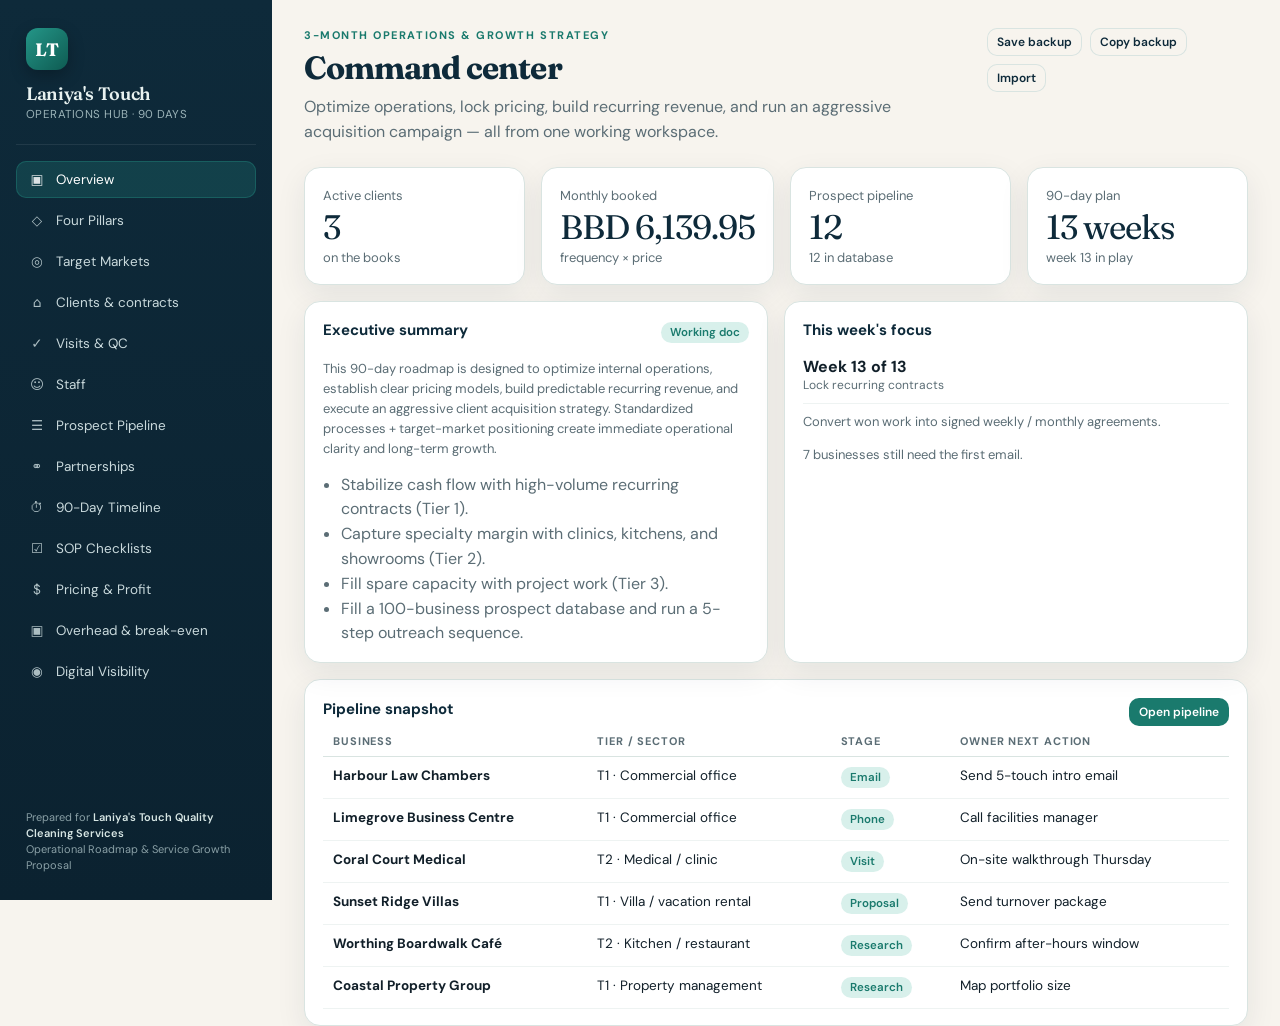
<file: hub/index.html>
<!DOCTYPE html>
<html lang="en">
<head>
  <meta charset="UTF-8" />
  <meta name="viewport" content="width=device-width, initial-scale=1" />
  <title>Laniya's Touch — 3-Month Operations Hub</title>
  <link rel="preconnect" href="https://fonts.googleapis.com" />
  <link rel="preconnect" href="https://fonts.gstatic.com" crossorigin />
  <link href="https://fonts.googleapis.com/css2?family=DM+Sans:ital,opsz,wght@0,9..40,400;0,9..40,500;0,9..40,600;0,9..40,700;1,9..40,400&family=Fraunces:opsz,wght@9..144,500;9..144,600;9..144,700&display=swap" rel="stylesheet" />
  <style>
    :root {
      --navy: #0e2a3a;
      --navy-2: #16384c;
      --ink: #12202a;
      --teal: #1a7a6d;
      --teal-2: #249688;
      --mint: #d8f0eb;
      --foam: #f3faf8;
      --gold: #c4a35a;
      --gold-2: #e8d7a8;
      --paper: #f7f4ee;
      --white: #ffffff;
      --line: #d9e4e1;
      --muted: #5b6d75;
      --danger: #b54a3c;
      --ok: #1f7a4d;
      --warn: #b7791f;
      --shadow: 0 10px 30px rgba(14, 42, 58, 0.08);
      --radius: 16px;
    }
    * { box-sizing: border-box; }
    html, body { margin: 0; height: 100%; }
    body {
      font-family: "DM Sans", system-ui, sans-serif;
      background: var(--paper);
      color: var(--ink);
      display: flex;
      min-height: 100vh;
    }
    button, input, select, textarea { font-family: inherit; }
    .app { display: flex; width: 100%; min-height: 100vh; }

    /* Sidebar */
    aside {
      width: 272px;
      background: linear-gradient(180deg, var(--navy) 0%, #0b2230 100%);
      color: #e8f2f0;
      padding: 22px 16px;
      display: flex;
      flex-direction: column;
      position: sticky;
      top: 0;
      height: 100vh;
      flex-shrink: 0;
    }
    .brand { padding: 6px 10px 22px; border-bottom: 1px solid rgba(255,255,255,.08); margin-bottom: 16px; }
    .brand-mark {
      width: 42px; height: 42px; border-radius: 12px;
      background: linear-gradient(135deg, var(--teal-2), #0e5b52);
      display: grid; place-items: center;
      font-family: Fraunces, serif; font-weight: 700; color: #fff; font-size: 18px;
      box-shadow: 0 6px 16px rgba(0,0,0,.25);
    }
    .brand h1 { font-family: Fraunces, serif; font-size: 18px; margin: 12px 0 2px; font-weight: 600; letter-spacing: -.02em; }
    .brand p { margin: 0; font-size: 11.5px; color: #9bb3b8; letter-spacing: .04em; text-transform: uppercase; }
    .meta { font-size: 12px; color: var(--muted); }
    nav { display: flex; flex-direction: column; gap: 4px; overflow: auto; }
    nav button {
      appearance: none; border: 0; background: transparent; color: #c9d9dc;
      text-align: left; padding: 10px 12px; border-radius: 10px; cursor: pointer;
      font-size: 13.5px; display: flex; align-items: center; gap: 10px;
    }
    nav button:hover { background: rgba(255,255,255,.06); color: #fff; }
    nav button.active { background: rgba(36,150,136,.22); color: #fff; box-shadow: inset 0 0 0 1px rgba(36,150,136,.35); }
    nav .ico { width: 18px; text-align: center; opacity: .85; }
    .aside-foot { margin-top: auto; padding: 14px 10px 4px; font-size: 11px; color: #8aa0a6; line-height: 1.45; }
    .aside-foot strong { color: #d7e6e4; font-weight: 600; }

    /* Main */
    main { flex: 1; padding: 28px 32px 60px; max-width: 1280px; }
    .topbar { display: flex; justify-content: space-between; align-items: flex-start; gap: 16px; margin-bottom: 22px; }
    .eyebrow { font-size: 11px; letter-spacing: .14em; text-transform: uppercase; color: var(--teal); font-weight: 700; margin: 0 0 6px; }
    h2.page-title { font-family: Fraunces, serif; font-size: 32px; margin: 0; letter-spacing: -.03em; color: var(--navy); }
    .lede { color: var(--muted); margin: 8px 0 0; max-width: 62ch; line-height: 1.55; }
    .view { display: none; }
    .view.active { display: block; animation: fade .25s ease; }
    @keyframes fade { from { opacity: 0; transform: translateY(6px); } to { opacity: 1; transform: none; } }

    .grid { display: grid; gap: 16px; }
    .g-4 { grid-template-columns: repeat(4, 1fr); }
    .g-3 { grid-template-columns: repeat(3, 1fr); }
    .g-2 { grid-template-columns: repeat(2, 1fr); }
    @media (max-width: 1100px) {
      .g-4 { grid-template-columns: repeat(2, 1fr); }
      .g-3 { grid-template-columns: 1fr; }
    }
    @media (max-width: 860px) {
      body { display: block; }
      aside { width: 100%; height: auto; position: relative; }
      nav { flex-direction: row; flex-wrap: wrap; }
      .g-4, .g-2 { grid-template-columns: 1fr; }
      main { padding: 20px 16px 48px; }
    }

    .card {
      background: var(--white);
      border: 1px solid var(--line);
      border-radius: var(--radius);
      box-shadow: var(--shadow);
      padding: 18px 18px 16px;
    }
    .card h3 { margin: 0 0 6px; font-size: 15px; color: var(--navy); }
    .stat { font-family: Fraunces, serif; font-size: 34px; color: var(--navy); letter-spacing: -.03em; }
    .stat small { font-family: DM Sans, sans-serif; font-size: 13px; color: var(--muted); font-weight: 500; }
    .progress { height: 8px; background: #e7efed; border-radius: 99px; overflow: hidden; margin-top: 10px; }
    .progress > span { display: block; height: 100%; background: linear-gradient(90deg, var(--teal), #3bb8a8); border-radius: 99px; }

    table { width: 100%; border-collapse: collapse; font-size: 13.5px; }
    th { text-align: left; font-size: 11px; letter-spacing: .08em; text-transform: uppercase; color: var(--muted); padding: 8px 10px; border-bottom: 1px solid var(--line); }
    td { padding: 10px; border-bottom: 1px solid #eef3f2; vertical-align: top; }
    tr:hover td { background: var(--foam); }

    .pill {
      display: inline-flex; align-items: center; gap: 6px;
      border-radius: 999px; padding: 3px 9px; font-size: 11.5px; font-weight: 600;
      background: var(--mint); color: var(--teal);
    }
    .pill.gold { background: #f4ead0; color: #7a5b16; }
    .pill.navy { background: #e4eef3; color: var(--navy); }
    .pill.warn { background: #f8e7c9; color: #8a5a10; }
    .pill.danger { background: #f8dcd8; color: var(--danger); }
    .pill.muted { background: #eef1f2; color: var(--muted); }

    .btn {
      border: 0; border-radius: 10px; padding: 9px 14px; cursor: pointer;
      background: var(--navy); color: #fff; font-weight: 600; font-size: 13px;
    }
    .btn:hover { background: var(--navy-2); }
    .btn.ghost { background: transparent; color: var(--navy); box-shadow: inset 0 0 0 1px var(--line); }
    .btn.teal { background: var(--teal); }
    .btn.small { padding: 6px 10px; font-size: 12px; }
    .btn.danger { background: var(--danger); }

    .toolbar { display: flex; gap: 8px; flex-wrap: wrap; align-items: center; }
    input[type="text"], input[type="email"], input[type="tel"], input[type="number"], select, textarea {
      border: 1px solid var(--line); border-radius: 10px; padding: 9px 11px; font-size: 13.5px;
      background: #fff; color: var(--ink); width: 100%;
    }
    textarea { min-height: 80px; resize: vertical; }
    label.field { display: block; font-size: 12px; font-weight: 600; color: var(--navy); margin: 0 0 6px; }
    .form-row { display: grid; gap: 12px; margin-bottom: 12px; }
    .form-row.cols-2 { grid-template-columns: 1fr 1fr; }
    .form-row.cols-3 { grid-template-columns: 1fr 1fr 1fr; }
    @media (max-width: 700px) { .form-row.cols-2, .form-row.cols-3 { grid-template-columns: 1fr; } }

    .modal-back {
      position: fixed; inset: 0; background: rgba(14,42,58,.45);
      display: none; align-items: center; justify-content: center; padding: 20px; z-index: 40;
    }
    .modal-back.open { display: flex; }
    .modal { background: #fff; width: min(640px, 100%); border-radius: 18px; padding: 22px; max-height: 90vh; overflow: auto; }
    .modal h3 { font-family: Fraunces, serif; font-size: 22px; margin: 0 0 14px; }

    .check-item {
      display: flex; gap: 10px; align-items: flex-start; padding: 10px 0;
      border-bottom: 1px solid #eef3f2;
    }
    .check-item input { margin-top: 3px; accent-color: var(--teal); width: 16px; height: 16px; }
    .check-item label { font-size: 14px; line-height: 1.4; }
    .check-item .meta { font-size: 12px; color: var(--muted); }

    .tier {
      border-top: 4px solid var(--teal);
    }
    .tier.t2 { border-top-color: var(--gold); }
    .tier.t3 { border-top-color: #6b7c86; }
    ul.clean { margin: 8px 0 0; padding-left: 18px; color: var(--muted); line-height: 1.55; }
    .vp { margin-top: 10px; font-size: 13px; background: var(--foam); padding: 10px 12px; border-radius: 10px; color: var(--navy-2); }

    .seq { display: flex; gap: 6px; flex-wrap: wrap; }
    .seq span {
      font-size: 11px; padding: 4px 7px; border-radius: 6px; background: #eef1f2; color: #6a7a80; font-weight: 600;
    }
    .seq span.done { background: var(--mint); color: var(--teal); }
    .seq span.now { background: var(--navy); color: #fff; }

    .note { font-size: 13px; color: var(--muted); line-height: 1.55; }
    .split { display: flex; justify-content: space-between; align-items: center; gap: 10px; }
    .hidden { display: none !important; }
    .empty { text-align: center; padding: 28px 10px; color: var(--muted); }
  </style>
</head>
<body>
  <div class="app">
    <aside>
      <div class="brand">
        <div class="brand-mark">LT</div>
        <h1>Laniya's Touch</h1>
        <p>Operations Hub · 90 days</p>
      </div>
      <nav>
        <button class="active" data-view="overview"><span class="ico">▣</span> Overview</button>
        <button data-view="pillars"><span class="ico">◇</span> Four Pillars</button>
        <button data-view="markets"><span class="ico">◎</span> Target Markets</button>
        <button data-view="clients"><span class="ico">⌂</span> Clients & contracts</button>
        <button data-view="visits"><span class="ico">✓</span> Visits & QC</button>
        <button data-view="staff"><span class="ico">☺</span> Staff</button>
        <button data-view="pipeline"><span class="ico">☰</span> Prospect Pipeline</button>
        <button data-view="partners"><span class="ico">⚭</span> Partnerships</button>
        <button data-view="timeline"><span class="ico">⏱</span> 90-Day Timeline</button>
        <button data-view="sops"><span class="ico">☑</span> SOP Checklists</button>
        <button data-view="pricing"><span class="ico">$</span> Pricing & Profit</button>
        <button data-view="overhead"><span class="ico">▣</span> Overhead & break-even</button>
        <button data-view="digital"><span class="ico">◉</span> Digital Visibility</button>
      </nav>
      <div class="aside-foot">
        Prepared for <strong>Laniya's Touch Quality Cleaning Services</strong><br />
        Operational Roadmap &amp; Service Growth Proposal
      </div>
    </aside>

    <main>
      <!-- OVERVIEW -->
      <section id="overview" class="view active">
        <div class="topbar">
          <div>
            <p class="eyebrow">3-Month Operations & Growth Strategy</p>
            <h2 class="page-title">Command center</h2>
            <p class="lede">Optimize operations, lock pricing, build recurring revenue, and run an aggressive acquisition campaign — all from one working workspace.</p>
          </div>
          <div class="toolbar">
            <button class="btn ghost small" onclick="exportData()">Save backup</button>
            <button class="btn ghost small" onclick="copyBackup()">Copy backup</button>
            <button class="btn ghost small" onclick="document.getElementById('importFile').click()">Import</button>
            <input id="importFile" type="file" accept=".txt,.json,text/plain,application/json" class="hidden" />
          </div>
        </div>
        <div class="grid g-4" id="overviewStats"></div>
        <div class="grid g-2" style="margin-top:16px">
          <div class="card">
            <div class="split"><h3>Executive summary</h3><span class="pill">Working doc</span></div>
            <p class="note">This 90-day roadmap is designed to optimize internal operations, establish clear pricing models, build predictable recurring revenue, and execute an aggressive client acquisition strategy. Standardized processes + target-market positioning create immediate operational clarity and long-term growth.</p>
            <ul class="clean">
              <li>Stabilize cash flow with high-volume recurring contracts (Tier 1).</li>
              <li>Capture specialty margin with clinics, kitchens, and showrooms (Tier 2).</li>
              <li>Fill spare capacity with project work (Tier 3).</li>
              <li>Fill a 100-business prospect database and run a 5-step outreach sequence.</li>
            </ul>
          </div>
          <div class="card">
            <h3>This week's focus</h3>
            <div id="weekFocus"></div>
          </div>
        </div>
        <div class="card" style="margin-top:16px">
          <div class="split"><h3>Pipeline snapshot</h3><button class="btn small teal" onclick="showView('pipeline')">Open pipeline</button></div>
          <div style="overflow:auto"><table><thead><tr><th>Business</th><th>Tier / Sector</th><th>Stage</th><th>Owner next action</th></tr></thead><tbody id="overviewPipe"></tbody></table></div>
        </div>
      </section>

      <!-- PILLARS -->
      <section id="pillars" class="view">
        <div class="topbar">
          <div>
            <p class="eyebrow">Section 1 · Engagement scope</p>
            <h2 class="page-title">Four critical pillars</h2>
            <p class="lede">Track the deliverables we committed to over the next three months. Tick items as they ship.</p>
          </div>
        </div>
        <div class="grid g-2" id="pillarCards"></div>
      </section>

      <!-- MARKETS -->
      <section id="markets" class="view">
        <div class="topbar">
          <div>
            <p class="eyebrow">Section 2 · Revenue strategy</p>
            <h2 class="page-title">Target market matrix</h2>
            <p class="lede">Markets are split into three tiers so labor can be scheduled against predictable recurring work first, then specialty and project jobs.</p>
          </div>
        </div>
        <div class="grid g-3" id="marketCards"></div>
      </section>

      <!-- PIPELINE -->
      <section id="pipeline" class="view">
        <div class="topbar">
          <div>
            <p class="eyebrow">Section 3 · Direct B2B prospecting</p>
            <h2 class="page-title">100-business pipeline</h2>
            <p class="lede">Build the high-probability commercial list, then run Email → Phone → On-site visit → Custom proposal → Follow-up.</p>
          </div>
          <div class="toolbar">
            <select id="pipeFilter" onchange="renderPipeline()">
              <option value="all">All stages</option>
              <option value="Research">Research</option>
              <option value="Email">Email</option>
              <option value="Phone">Phone</option>
              <option value="Visit">On-site visit</option>
              <option value="Proposal">Proposal</option>
              <option value="Follow-up">Follow-up</option>
              <option value="Won">Won</option>
              <option value="Lost">Lost / parked</option>
            </select>
            <button class="btn teal" onclick="openProspect()">+ Add prospect</button>
          </div>
        </div>
        <div class="grid g-4" id="pipeStats"></div>
        <div class="card" style="margin-top:16px; overflow:auto">
          <table>
            <thead>
              <tr>
                <th>Business</th>
                <th>Tier / Sector</th>
                <th>Contact</th>
                <th>Sequence</th>
                <th>Next action</th>
                <th></th>
              </tr>
            </thead>
            <tbody id="pipeBody"></tbody>
          </table>
          <div id="pipeEmpty" class="empty hidden">No prospects yet. Add the first of the 100-business database.</div>
        </div>
      </section>

      <!-- CLIENTS -->
      <section id="clients" class="view">
        <div class="topbar">
          <div>
            <p class="eyebrow">Live book of work</p>
            <h2 class="page-title">Clients & contracts</h2>
            <p class="lede">Active sites we already clean. Price is per service at the stated frequency. Monthly revenue is calculated from that.</p>
          </div>
          <button class="btn teal" onclick="openClient()">+ Add client</button>
        </div>
        <div class="grid g-4" id="clientStats"></div>
        <div class="card" style="margin-top:16px; overflow:auto">
          <table>
            <thead>
              <tr>
                <th>Client / site</th>
                <th>Sector</th>
                <th>Frequency</th>
                <th>Price / service</th>
                <th>Est. hours</th>
                <th>Monthly $</th>
                <th>Status</th>
                <th></th>
              </tr>
            </thead>
            <tbody id="clientBody"></tbody>
          </table>
          <div id="clientEmpty" class="empty hidden">No clients yet.</div>
        </div>
      </section>

      <!-- VISITS -->
      <section id="visits" class="view">
        <div class="topbar">
          <div>
            <p class="eyebrow">Work performed</p>
            <h2 class="page-title">Visits & quality control</h2>
            <p class="lede">Log each clean. Hours on site × assigned staff rates = labor cost. QC is Pass / Retrain / Redo / Not inspected.</p>
          </div>
          <button class="btn teal" onclick="openVisit()">+ Log visit</button>
        </div>
        <div class="grid g-4" id="visitStats"></div>
        <div class="card" style="margin-top:16px; overflow:auto">
          <table>
            <thead>
              <tr>
                <th>Date</th>
                <th>Client</th>
                <th>Hours on site</th>
                <th>Crew</th>
                <th>Labor $</th>
                <th>Supplies</th>
                <th>QC</th>
                <th>Issue</th>
                <th></th>
              </tr>
            </thead>
            <tbody id="visitBody"></tbody>
          </table>
          <div id="visitEmpty" class="empty hidden">No visits logged yet.</div>
        </div>
      </section>

      <!-- STAFF -->
      <section id="staff" class="view">
        <div class="topbar">
          <div>
            <p class="eyebrow">People</p>
            <h2 class="page-title">Staff roster</h2>
            <p class="lede">Loaded hourly rate (wage + burden) is what visit labor cost uses. Keep this current or margins will lie.</p>
          </div>
          <button class="btn teal" onclick="openStaff()">+ Add staff</button>
        </div>
        <div class="card" style="overflow:auto">
          <table>
            <thead>
              <tr>
                <th>Name</th>
                <th>Role</th>
                <th>Loaded rate / hr</th>
                <th>Phone</th>
                <th>Status</th>
                <th>Notes</th>
                <th></th>
              </tr>
            </thead>
            <tbody id="staffBody"></tbody>
          </table>
          <div id="staffEmpty" class="empty hidden">No staff yet. Add a crew lead first.</div>
        </div>
      </section>

      <!-- PARTNERS -->
      <section id="partners" class="view">
        <div class="topbar">
          <div>
            <p class="eyebrow">Section 3 · Channel 2</p>
            <h2 class="page-title">Strategic partnerships</h2>
            <p class="lede">Referral network: real estate agents, interior designers, general contractors, A/C technicians, and handyman providers.</p>
          </div>
          <button class="btn teal" onclick="openPartner()">+ Add partner</button>
        </div>
        <div class="card" style="overflow:auto">
          <table>
            <thead><tr><th>Partner</th><th>Type</th><th>Status</th><th>Notes</th><th></th></tr></thead>
            <tbody id="partnerBody"></tbody>
          </table>
          <div id="partnerEmpty" class="empty hidden">No partners logged yet.</div>
        </div>
      </section>

      <!-- TIMELINE -->
      <section id="timeline" class="view">
        <div class="topbar">
          <div>
            <p class="eyebrow">Section 4 · Implementation</p>
            <h2 class="page-title">90-day timeline & milestones</h2>
            <p class="lede">Month 1 designs the machine. Month 2 puts it in market. Month 3 measures conversion and locks recurring contracts.</p>
          </div>
        </div>
        <div class="grid g-3" id="timelineCards"></div>
      </section>

      <!-- SOPS -->
      <section id="sops" class="view">
        <div class="topbar">
          <div>
            <p class="eyebrow">Pillar 2 · Operational management</p>
            <h2 class="page-title">SOP & quality checklists</h2>
            <p class="lede">Working drafts toward the comprehensive SOP manual, workflow checklists, org chart, and QA system.</p>
          </div>
        </div>
        <div class="grid g-2" id="sopLists"></div>
      </section>

      <!-- PRICING -->
      <section id="pricing" class="view">
        <div class="topbar">
          <div>
            <p class="eyebrow">Pillar 1 · Financial & pricing</p>
            <h2 class="page-title">Client profitability matrix</h2>
            <p class="lede">Estimate labor hours, bill rate, and contribution so pricing recommendations are grounded in real jobs — not guesses.</p>
          </div>
          <button class="btn teal" onclick="openJob()">+ Add job estimate</button>
        </div>
        <div class="card" style="overflow:auto">
          <table>
            <thead>
              <tr>
                <th>Client / job</th><th>Type</th><th>Hours</th><th>Labor $</th><th>Price</th><th>Margin</th><th>Recurring?</th><th></th>
              </tr>
            </thead>
            <tbody id="jobBody"></tbody>
          </table>
          <div id="jobEmpty" class="empty hidden">No estimates yet. Add a current or target client to see contribution.</div>
        </div>
        <div class="card" style="margin-top:16px">
          <h3>Pricing notes from the proposal</h3>
          <ul class="clean">
            <li>Prioritize weekly commercial and property-management contracts — they stabilize crew schedules.</li>
            <li>Villa / vacation turnovers should include photo-verified inspection as a priced standard, not a free extra.</li>
            <li>Kitchen extraction, floor care, and medical-grade cleans carry specialty premiums.</li>
            <li>Project work (post-construction, move-in/out, events) is for cash injection and spare capacity — price for margin, not occupancy.</li>
          </ul>
        </div>
      </section>

      <!-- OVERHEAD -->
      <section id="overhead" class="view">
        <div class="topbar">
          <div>
            <p class="eyebrow">Fixed costs</p>
            <h2 class="page-title">Overhead & break-even</h2>
            <p class="lede">Monthly fixed costs only. Per-job supplies stay on the visit. Break-even compares recurring contribution to this overhead.</p>
          </div>
        </div>
        <div class="grid g-2">
          <div class="card">
            <h3>Monthly fixed costs (BBD)</h3>
            <div class="form-row cols-2">
              <div><label class="field">Rent</label><input type="number" min="0" step="0.01" id="ohRent" onchange="saveOverhead()" /></div>
              <div><label class="field">Insurance</label><input type="number" min="0" step="0.01" id="ohInsurance" onchange="saveOverhead()" /></div>
            </div>
            <div class="form-row cols-2">
              <div><label class="field">Vehicle</label><input type="number" min="0" step="0.01" id="ohVehicle" onchange="saveOverhead()" /></div>
              <div><label class="field">Supplies (stock / bulk)</label><input type="number" min="0" step="0.01" id="ohSupplies" onchange="saveOverhead()" /></div>
            </div>
            <div class="form-row cols-2">
              <div><label class="field">Admin</label><input type="number" min="0" step="0.01" id="ohAdmin" onchange="saveOverhead()" /></div>
              <div><label class="field">Other</label><input type="number" min="0" step="0.01" id="ohOther" onchange="saveOverhead()" /></div>
            </div>
          </div>
          <div class="card" id="breakevenCard"></div>
        </div>
      </section>

      <!-- DIGITAL -->
      <section id="digital" class="view">
        <div class="topbar">
          <div>
            <p class="eyebrow">Pillar 4 · Digital visibility</p>
            <h2 class="page-title">Search, directories & LinkedIn</h2>
            <p class="lede">Capture intent-based local searches for commercial, villa, and specialty cleaning, and put Laniya in front of office, facilities, and property managers.</p>
          </div>
        </div>
        <div class="grid g-2" id="digitalLists"></div>
      </section>
    </main>
  </div>

  <!-- Prospect modal -->
  <div class="modal-back" id="prospectModal">
    <div class="modal">
      <h3 id="prospectTitle">Add prospect</h3>
      <input type="hidden" id="pId" />
      <div class="form-row cols-2">
        <div><label class="field">Business name</label><input id="pName" type="text" /></div>
        <div><label class="field">Sector</label>
          <select id="pSector">
            <option>Commercial office</option>
            <option>Property management</option>
            <option>Villa / vacation rental</option>
            <option>Boutique hospitality</option>
            <option>Restaurant / café</option>
            <option>Medical / clinic</option>
            <option>Retail / showroom</option>
            <option>Project / other</option>
          </select>
        </div>
      </div>
      <div class="form-row cols-3">
        <div><label class="field">Tier</label>
          <select id="pTier"><option>1</option><option>2</option><option>3</option></select>
        </div>
        <div><label class="field">Stage</label>
          <select id="pStage">
            <option>Research</option><option>Email</option><option>Phone</option>
            <option>Visit</option><option>Proposal</option><option>Follow-up</option>
            <option>Won</option><option>Lost</option>
          </select>
        </div>
        <div><label class="field">Decision-maker role</label><input id="pRole" type="text" placeholder="Office / Facilities / Property Manager" /></div>
      </div>
      <div class="form-row cols-2">
        <div><label class="field">Contact name</label><input id="pContact" type="text" /></div>
        <div><label class="field">Phone / email</label><input id="pReach" type="text" /></div>
      </div>
      <div class="form-row">
        <div><label class="field">Next action</label><input id="pNext" type="text" placeholder="Send intro email by Friday" /></div>
      </div>
      <div class="form-row">
        <div><label class="field">Notes</label><textarea id="pNotes"></textarea></div>
      </div>
      <div class="toolbar" style="justify-content:flex-end">
        <button class="btn ghost" onclick="closeModal('prospectModal')">Cancel</button>
        <button class="btn teal" onclick="saveProspect()">Save prospect</button>
      </div>
    </div>
  </div>

  <!-- Partner modal -->
  <div class="modal-back" id="partnerModal">
    <div class="modal">
      <h3>Add partner</h3>
      <input type="hidden" id="rId" />
      <div class="form-row cols-2">
        <div><label class="field">Name / company</label><input id="rName" type="text" /></div>
        <div><label class="field">Type</label>
          <select id="rType">
            <option>Real estate agent</option>
            <option>Interior designer</option>
            <option>General contractor</option>
            <option>A/C technician</option>
            <option>Handyman</option>
            <option>Concierge / villa manager</option>
            <option>Other</option>
          </select>
        </div>
      </div>
      <div class="form-row cols-2">
        <div><label class="field">Status</label>
          <select id="rStatus"><option>To approach</option><option>Intro sent</option><option>Meeting booked</option><option>Active referral</option></select>
        </div>
        <div><label class="field">Reach</label><input id="rReach" type="text" /></div>
      </div>
      <div class="form-row"><div><label class="field">Notes</label><textarea id="rNotes"></textarea></div></div>
      <div class="toolbar" style="justify-content:flex-end">
        <button class="btn ghost" onclick="closeModal('partnerModal')">Cancel</button>
        <button class="btn teal" onclick="savePartner()">Save partner</button>
      </div>
    </div>
  </div>

  <!-- Client modal -->
  <div class="modal-back" id="clientModal">
    <div class="modal">
      <h3 id="clientTitle">Add client</h3>
      <input type="hidden" id="cId" />
      <div class="form-row cols-2">
        <div><label class="field">Client name</label><input id="cName" type="text" /></div>
        <div><label class="field">Property / site</label><input id="cProperty" type="text" placeholder="3rd Floor, Harbour Place" /></div>
      </div>
      <div class="form-row cols-3">
        <div><label class="field">Sector</label>
          <select id="cSector">
            <option>Commercial office</option>
            <option>Property management</option>
            <option>Villa / vacation rental</option>
            <option>Boutique hospitality</option>
            <option>Restaurant / café</option>
            <option>Medical / clinic</option>
            <option>Retail / showroom</option>
            <option>Project / other</option>
          </select>
        </div>
        <div><label class="field">Frequency</label>
          <select id="cFreq">
            <option>Weekly</option>
            <option>Bi-weekly</option>
            <option>Monthly</option>
            <option>Quarterly</option>
            <option>Yearly</option>
            <option>One-off</option>
          </select>
        </div>
        <div><label class="field">Status</label>
          <select id="cStatus"><option>Active</option><option>Paused</option><option>Ended</option></select>
        </div>
      </div>
      <div class="form-row cols-3">
        <div><label class="field">Contract start</label><input id="cStart" type="date" /></div>
        <div><label class="field">Price / service (BBD)</label><input id="cPrice" type="number" min="0" step="0.01" /></div>
        <div><label class="field">Est. hours / service</label><input id="cHours" type="number" min="0" step="0.5" /></div>
      </div>
      <div class="form-row cols-3">
        <div><label class="field">Contact</label><input id="cContact" type="text" /></div>
        <div><label class="field">Phone</label><input id="cPhone" type="text" /></div>
        <div><label class="field">Email</label><input id="cEmail" type="text" /></div>
      </div>
      <div class="form-row"><div><label class="field">Notes</label><textarea id="cNotes"></textarea></div></div>
      <div class="toolbar" style="justify-content:flex-end">
        <button class="btn ghost" onclick="closeModal('clientModal')">Cancel</button>
        <button class="btn teal" onclick="saveClient()">Save client</button>
      </div>
    </div>
  </div>

  <!-- Visit modal -->
  <div class="modal-back" id="visitModal">
    <div class="modal">
      <h3 id="visitTitle">Log visit</h3>
      <input type="hidden" id="vId" />
      <div class="form-row cols-2">
        <div><label class="field">Client</label><select id="vClient"></select></div>
        <div><label class="field">Date</label><input id="vDate" type="date" /></div>
      </div>
      <div class="form-row cols-2">
        <div><label class="field">Hours on site</label><input id="vHours" type="number" min="0" step="0.25" /></div>
        <div><label class="field">Supplies cost (this visit)</label><input id="vSupplies" type="number" min="0" step="0.01" value="0" /></div>
      </div>
      <div class="form-row">
        <div><label class="field">Crew on this visit</label><div id="vCrew" class="note"></div></div>
      </div>
      <div class="form-row cols-2">
        <div><label class="field">QC score</label>
          <select id="vQc">
            <option>Pass</option>
            <option>Retrain</option>
            <option>Redo</option>
            <option>Not inspected</option>
          </select>
        </div>
        <div><label class="field">Issue / complaint</label><input id="vIssue" type="text" /></div>
      </div>
      <div class="form-row"><div><label class="field">QC notes</label><textarea id="vQcNotes"></textarea></div></div>
      <div class="toolbar" style="justify-content:flex-end">
        <button class="btn ghost" onclick="closeModal('visitModal')">Cancel</button>
        <button class="btn teal" onclick="saveVisit()">Save visit</button>
      </div>
    </div>
  </div>

  <!-- Staff modal -->
  <div class="modal-back" id="staffModal">
    <div class="modal">
      <h3 id="staffTitle">Add staff</h3>
      <input type="hidden" id="sId" />
      <div class="form-row cols-2">
        <div><label class="field">Name</label><input id="sName" type="text" /></div>
        <div><label class="field">Role</label>
          <select id="sRole">
            <option>Crew lead</option>
            <option>Cleaner</option>
            <option>Supervisor</option>
          </select>
        </div>
      </div>
      <div class="form-row cols-3">
        <div><label class="field">Loaded rate / hr (BBD)</label><input id="sRate" type="number" min="0" step="0.01" /></div>
        <div><label class="field">Phone</label><input id="sPhone" type="text" /></div>
        <div><label class="field">Status</label>
          <select id="sStatus"><option>Active</option><option>On leave</option><option>Left</option></select>
        </div>
      </div>
      <div class="form-row"><div><label class="field">Notes</label><textarea id="sNotes"></textarea></div></div>
      <div class="toolbar" style="justify-content:flex-end">
        <button class="btn ghost" onclick="closeModal('staffModal')">Cancel</button>
        <button class="btn teal" onclick="saveStaffMember()">Save staff</button>
      </div>
    </div>
  </div>

  <!-- Job modal -->
  <div class="modal-back" id="jobModal">
    <div class="modal">
      <h3>Job estimate</h3>
      <input type="hidden" id="jId" />
      <div class="form-row cols-2">
        <div><label class="field">Client / job name</label><input id="jName" type="text" /></div>
        <div><label class="field">Type</label>
          <select id="jType">
            <option>Weekly commercial</option>
            <option>Property portfolio</option>
            <option>Villa turnover</option>
            <option>Hospitality routine</option>
            <option>Kitchen deep clean</option>
            <option>Clinic / medical</option>
            <option>Post-construction</option>
            <option>Move-in / move-out</option>
            <option>Other project</option>
          </select>
        </div>
      </div>
      <div class="form-row cols-3">
        <div><label class="field">Crew hours</label><input id="jHours" type="number" step="0.5" min="0" /></div>
        <div><label class="field">Loaded labor rate / hr</label><input id="jRate" type="number" step="0.01" min="0" /></div>
        <div><label class="field">Quoted price</label><input id="jPrice" type="number" step="0.01" min="0" /></div>
      </div>
      <div class="form-row cols-2">
        <div><label class="field">Supplies / other cost</label><input id="jCost" type="number" step="0.01" min="0" value="0" /></div>
        <div><label class="field">Recurring?</label>
          <select id="jRec"><option>Yes — weekly</option><option>Yes — monthly</option><option>Periodic</option><option>One-off</option></select>
        </div>
      </div>
      <div class="toolbar" style="justify-content:flex-end">
        <button class="btn ghost" onclick="closeModal('jobModal')">Cancel</button>
        <button class="btn teal" onclick="saveJob()">Save estimate</button>
      </div>
    </div>
  </div>

<script>
const KEY = "laniya-ops-hub-full";
const FREQ_MONTH = { Weekly: 4.33, "Bi-weekly": 2.17, Monthly: 1, Quarterly: 1/3, Yearly: 1/12, "One-off": 0 };
const START = "2026-09-01";

const DEFAULT = {
  prospects: [
    { id: "p1", name: "Harbour Law Chambers", sector: "Commercial office", tier: "1", stage: "Email", role: "Office Manager", contact: "Andrea Best", reach: "", next: "Send 5-touch intro email", notes: "Tier 1 weekly office clean target." },
    { id: "p2", name: "Limegrove Business Centre", sector: "Commercial office", tier: "1", stage: "Phone", role: "Facilities Manager", contact: "", reach: "", next: "Call facilities manager", notes: "Holetown offices. Aim for a weekly floor + restroom programme." },
    { id: "p3", name: "Coral Court Medical", sector: "Medical / clinic", tier: "2", stage: "Visit", role: "Practice Manager", contact: "", reach: "", next: "On-site walkthrough Thursday", notes: "After-hours clinic clean. Hygiene + discretion protocol." },
    { id: "p4", name: "Sunset Ridge Villas", sector: "Villa / vacation rental", tier: "1", stage: "Proposal", role: "Villa Manager", contact: "", reach: "", next: "Send turnover package", notes: "Photo-verified inspection is the differentiator." },
    { id: "p5", name: "Worthing Boardwalk Café", sector: "Kitchen / restaurant", tier: "2", stage: "Research", role: "Owner", contact: "", reach: "", next: "Confirm after-hours window", notes: "Kitchen extraction + dining floor. Monthly deep clean." },
    { id: "p6", name: "Coastal Property Group", sector: "Property management", tier: "1", stage: "Research", role: "Property Manager", contact: "", reach: "", next: "Map portfolio size", notes: "Aim for 10+ units per agreement." },
    { id: "p7", name: "Palm Villa Concierge", sector: "Villa / vacation rental", tier: "1", stage: "Phone", role: "Villa Manager", contact: "", reach: "", next: "Book walkthrough of turnover SOP", notes: "Guest changeovers, linen, photo pack." },
    { id: "p8", name: "Hastings Dental", sector: "Medical / clinic", tier: "2", stage: "Email", role: "Practice Manager", contact: "", reach: "", next: "Send clinic hygiene one-pager", notes: "Same protocol as Coral Court." },
    { id: "p9", name: "Accra Beach Hotel", sector: "Boutique hospitality", tier: "1", stage: "Research", role: "Housekeeping Manager", contact: "", reach: "", next: "Confirm public-area scope", notes: "Corridors, lobby, back of house." },
    { id: "p10", name: "Holetown Motor Showroom", sector: "Retail & showrooms", tier: "2", stage: "Email", role: "Showroom Manager", contact: "", reach: "", next: "Pitch evening floor programme", notes: "Glass, floors, customer bathrooms." },
    { id: "p11", name: "Maxwell & Sons Construction", sector: "Post-construction", tier: "3", stage: "Research", role: "Site manager", contact: "", reach: "", next: "Ask for punch-list referral", notes: "Project work to fill spare midweek capacity." },
    { id: "p12", name: "Worthing Plaza Offices", sector: "Commercial office", tier: "1", stage: "Follow-up", role: "Office Manager", contact: "", reach: "", next: "Send weekly service proposal", notes: "Two floors. Recurring weekly." }
  ],
  partners: [
    { id: "r1", name: "Sargeant & Co. Realty", type: "Real estate agent", status: "Meeting booked", reach: "Worthing", notes: "Move-in / move-out and villa turnovers." },
    { id: "r2", name: "Tradewind Interiors", type: "Interior designer", status: "To approach", reach: "Holetown", notes: "Show-home and handover cleans." },
    { id: "r3", name: "Gibbs HVAC", type: "A/C technician", status: "Intro sent", reach: "South coast", notes: "Cross-refer after install dust-out." }
  ],
  jobs: [
    { id: "j1", name: "Harbour Law — weekly office", type: "Weekly commercial", hours: 8, rate: 50, price: 720, cost: 18, rec: "Yes — weekly" },
    { id: "j2", name: "Sunset Ridge — villa turnover", type: "Villa turnover", hours: 6, rate: 50, price: 480, cost: 22, rec: "Periodic" },
    { id: "j3", name: "Coral Court — clinic deep clean", type: "Clinic / hygiene", hours: 5, rate: 50, price: 435, cost: 16, rec: "Yes — monthly" }
  ],
  checks: {},
  clients: [
    { id: "c1", name: "Carlisle House Offices", property: "Carlisle House, Bridgetown", sector: "Commercial office", frequency: "Weekly", status: "Active", contractStart: "2026-06-02", contact: "Patrice Alleyne", phone: "246-429-1100", email: "", price: 720, estHours: 8, notes: "Two floors + kitchen + restrooms." },
    { id: "c2", name: "Rockley Golf Villas", property: "Rockley, Christ Church", sector: "Villa / vacation rental", frequency: "Weekly", status: "Active", contractStart: "2026-07-11", contact: "Marsha Clarke", phone: "", email: "", price: 480, estHours: 6, notes: "Four-villa package. Photo pack after each turnover." },
    { id: "c3", name: "St. Lawrence Gap Clinic", property: "St. Lawrence Gap", sector: "Medical / clinic", frequency: "Bi-weekly", status: "Active", contractStart: "2026-08-04", contact: "Dr. Haynes office", phone: "", email: "", price: 435, estHours: 5, notes: "After-hours only. Hygiene protocol." }
  ],
  visits: [
    { id: "v1", clientId: "c1", date: "2026-09-02", hoursActual: 8.5, suppliesCost: 14, crewIds: ["s1","s2"], qcScore: "Pass", qcNotes: "Kitchen glass smear on 2nd floor.", issue: "" },
    { id: "v2", clientId: "c2", date: "2026-09-03", hoursActual: 6, suppliesCost: 22, crewIds: ["s1","s3"], qcScore: "Pass", qcNotes: "Photo pack sent to villa manager.", issue: "" },
    { id: "v3", clientId: "c3", date: "2026-08-28", hoursActual: 5.5, suppliesCost: 11, crewIds: ["s2","s3"], qcScore: "Redo", qcNotes: "Restroom restock missed.", issue: "Redo assigned to next shift." }
  ],
  staff: [
    { id: "s1", name: "Keisha Clarke", role: "Crew lead", payRate: 28, phone: "246-233-0144", status: "Active", notes: "Leads offices and villa spec." },
    { id: "s2", name: "Marlon Weekes", role: "Cleaner", payRate: 22, phone: "246-230-7721", status: "Active", notes: "Watch restroom and glass misses." },
    { id: "s3", name: "Shanice Holder", role: "Cleaner", payRate: 22, phone: "246-271-4480", status: "Active", notes: "Pair with Keisha on clinics." }
  ],
  overhead: { rent: 400, insurance: 350, vehicle: 600, supplies: 180, admin: 120, other: 80 }
};

const PILLARS = [
  {
    id: "fin",
    title: "1. Financial & Pricing",
    focus: "Profitability analysis, labor structure, and pricing models.",
    items: [
      "Build client-by-client profitability matrix",
      "Capture loaded labor rate (wage + burden + travel)",
      "Draft refined pricing recommendations by tier",
      "Identify underpriced recurring contracts",
      "Cost-structure optimization notes written"
    ]
  },
  {
    id: "ops",
    title: "2. Operational Management",
    focus: "Internal workflows, SOPs, and quality control.",
    items: [
      "Draft comprehensive SOP manual outline",
      "Villa turnover + photo-verification checklist",
      "Commercial weekly service checklist",
      "Kitchen / extraction deep-clean checklist",
      "Clinic hygiene & discretion protocol",
      "Quality-assurance inspection form",
      "Simple organizational chart (who owns what)"
    ]
  },
  {
    id: "growth",
    title: "3. Growth & Pipeline",
    focus: "Target positioning, lead tracking, and direct sales.",
    items: [
      "Write Ideal Client Profile (ICP) one-pager",
      "Stand up 100-business prospecting database",
      "Define 5-step outreach sequence templates",
      "Set lead-tracking cadence (weekly pipeline review)",
      "Automated follow-up reminders in use"
    ]
  },
  {
    id: "dig",
    title: "4. Digital Visibility",
    focus: "Online presence, content, and local channels.",
    items: [
      "Google Business Profile fully optimized",
      "Service pages / website assets for commercial, villa, specialty",
      "Content calendar deployed (Month 2)",
      "LinkedIn outreach to Office / Facilities / Property Managers",
      "Key local directory placements live"
    ]
  }
];

const MARKETS = [
  {
    tier: "Tier 1",
    cls: "t1",
    name: "High-priority recurring contracts",
    tag: "Core revenue engine",
    intro: "High-volume recurring work that establishes cash flow and stabilizes team scheduling.",
    segs: [
      { t: "Commercial offices", d: "Law firms, accounting practices, real estate agencies, financial firms, creative agencies, coworking spaces.", v: "Predictable weekly schedule and reliable cash flow." },
      { t: "Property management companies", d: "B2B relationships with managers handling multiple residential and commercial units.", v: "One point of contact to secure 10+ properties per agreement." },
      { t: "Villas & vacation rentals", d: "Luxury vacation rentals, concierge firms, villa managers.", v: "Guest turnovers, deep cleans, linen management, photo-verified inspections." },
      { t: "Boutique hospitality", d: "Small hotels, guesthouses, apart-hotels.", v: "Public-area upkeep, back-of-house hygiene, routine room maintenance." }
    ]
  },
  {
    tier: "Tier 2",
    cls: "t2",
    name: "High-value specialty & periodic cleans",
    tag: "Premium standards",
    intro: "Specialized recurring and periodic deep-cleaning for clients with rigorous standards.",
    segs: [
      { t: "Restaurants & cafés", d: "Monthly or quarterly kitchen deep cleans, extraction areas, dining-room floors, upholstery.", v: "Specialty equipment + after-hours capability." },
      { t: "Medical & professional clinics", d: "Dental, medical, veterinary, wellness spas.", v: "Strict hygiene and absolute discretion." },
      { t: "Retail & showrooms", d: "Car dealerships, furniture stores, luxury boutiques, fitness centers.", v: "High-visibility cleanliness that protects the brand floor." }
    ]
  },
  {
    tier: "Tier 3",
    cls: "t3",
    name: "Cash-injection & project work",
    tag: "Fill spare capacity",
    intro: "On-demand specialized services to capture immediate margin and use excess crew time.",
    segs: [
      { t: "Carpet & upholstery deep cleaning", d: "Residential or commercial project jobs.", v: "Price for margin, not occupancy." },
      { t: "Post-construction / renovation", d: "Builders and property owners after works.", v: "Pair with contractor referral partners." },
      { t: "Move-in / move-out tenancy", d: "Landlords, agents, tenants.", v: "Natural feed from real-estate partners." },
      { t: "Pre-season, post-event, floors & glass", d: "Property prep, event strike, stripping/polishing, glass.", v: "Calendar these into quiet midweek slots." }
    ]
  }
];

const MONTHS = [
  {
    id: "m1",
    title: "Month 1",
    focus: "Operational audit & system design",
    items: [
      "Profitability assessment of current work",
      "Draft SOP manual + workflow checklists",
      "Create the 100-business prospecting database",
      "Write ICP and value propositions by tier",
      "Set loaded labor rate and draft price sheet"
    ]
  },
  {
    id: "m2",
    title: "Month 2",
    focus: "Outreach execution & digital launch",
    items: [
      "Run direct outreach campaigns (5-step sequence)",
      "Optimize Google Business Profile + directories",
      "Deploy content calendar",
      "Hold initial partnership meetings",
      "Start LinkedIn touches with decision-makers"
    ]
  },
  {
    id: "m3",
    title: "Month 3",
    focus: "Review, conversion & lock-in",
    items: [
      "Review acquisition conversion rates",
      "Finalize staff quality-control systems",
      "Make pricing adjustments from live jobs",
      "Install recurring-contract management",
      "Decide which tiers to double-down on next quarter"
    ]
  }
];


const WEEKS = [
  { n:1, focus:"Email 10 remaining businesses", detail:"Stand up the 100-business list and fire the first 5-touch emails." },
  { n:2, focus:"Price every active contract", detail:"Loaded labour rate × hours vs quoted price. Flag anything under 40% contribution." },
  { n:3, focus:"Lock villa + office SOPs", detail:"Photo-verified turnover pack and commercial weekly checklist in use." },
  { n:4, focus:"Finish the prospect database", detail:"100 named businesses with role, sector, and next action." },
  { n:5, focus:"Run the phone block", detail:"Call every Email-stage prospect. Book walkthroughs." },
  { n:6, focus:"Google Business Profile live", detail:"Categories, services, photos, review ask after every happy job." },
  { n:7, focus:"Partnership meetings", detail:"Agents, designers, HVAC, contractors — one-pager in hand." },
  { n:8, focus:"On-site visits this week", detail:"Walk clinics, kitchens, and villas still sitting in Visit stage." },
  { n:9, focus:"Send proposals", detail:"Turnover packages and weekly office proposals for every Visit-complete lead." },
  { n:10, focus:"Follow-up cadence", detail:"No silent proposals. 48-hour follow-up rule." },
  { n:11, focus:"QC sample 2–3 jobs", detail:"Inspect without living on site. Retrain on repeats." },
  { n:12, focus:"Pricing adjustments from live jobs", detail:"Raise or cut scope on anything still leaking." },
  { n:13, focus:"Lock recurring contracts", detail:"Convert won work into signed weekly / monthly agreements." }
];

const SOP_GROUPS = [
  {
    id: "sop-gen",
    title: "Company operating rhythm",
    items: [
      "Weekly pipeline review (30 min)",
      "Daily crew assignment posted the night before",
      "Supplies inventory check each Sunday",
      "Incident / complaint logged same day",
      "Client photo or sign-off stored after specialty jobs"
    ]
  },
  {
    id: "sop-villa",
    title: "Villa / vacation turnover",
    items: [
      "Entry photos before work begins",
      "Linen change and bed presentation standard",
      "Kitchen, baths, floors, glass to spec",
      "Consumables reset list completed",
      "Photo-verified inspection sent to manager",
      "Issue log (maintenance / missing items) sent separately"
    ]
  },
  {
    id: "sop-office",
    title: "Commercial weekly service",
    items: [
      "Trash / recycling",
      "Desks, shared surfaces, reception",
      "Kitchens and break rooms",
      "Restrooms to restroom SOP",
      "Floors vacuumed / mopped per floor type",
      "Exception notes left for office manager"
    ]
  },
  {
    id: "sop-qa",
    title: "Quality assurance",
    items: [
      "Random inspection on 1 job per crew per week",
      "Score against checklist (pass / retrain / redo)",
      "Client pulse check after first 3 visits of a new contract",
      "Retraining logged when a miss repeats"
    ]
  }
];

const DIGITAL = [
  {
    id: "gbp",
    title: "Google Business Profile & SEO",
    items: [
      "Categories: commercial cleaning + house cleaning + carpet cleaning as relevant",
      "Services listed for offices, villas, kitchens, clinics, post-construction",
      "Weekly photo uploads (before/after, team, branded van if any)",
      "Ask every happy commercial client for a Google review",
      "Website / landing copy matches search intent: commercial, villa, specialty"
    ]
  },
  {
    id: "li",
    title: "LinkedIn B2B outreach",
    items: [
      "List 30 Office Managers, Facilities Managers, Property Managers",
      "Connection note is specific to their property type — no generic pitch",
      "Follow-up with one-pager of Tier 1 value props",
      "Post one proof-of-work update every two weeks"
    ]
  },
  {
    id: "dir",
    title: "Directories & partnerships online",
    items: [
      "Priority local directories identified and claimed",
      "Consistent NAP (name, address, phone) everywhere",
      "Partner one-pager PDF ready to send after a meeting"
    ]
  },
  {
    id: "content",
    title: "Content calendar (Month 2 deploy)",
    items: [
      "Week 1: villa turnover / photo-verified inspection story",
      "Week 2: office manager checklist (what good weekly service looks like)",
      "Week 3: kitchen extraction / restaurant deep clean",
      "Week 4: property manager — 10+ units, one invoice"
    ]
  }
];

const STAGES = ["Research","Email","Phone","Visit","Proposal","Follow-up","Won","Lost"];
const SEQ = ["Email","Phone","Visit","Proposal","Follow-up"];

function load() {
  try {
    const raw = localStorage.getItem(KEY) || localStorage.getItem("laniya-ops-hub-v1");
    if (!raw) return structuredClone(DEFAULT);
    const parsed = JSON.parse(raw);
    const base = structuredClone(DEFAULT);
    return {
      ...base,
      ...parsed,
      clients: parsed.clients || base.clients,
      visits: parsed.visits || base.visits,
      staff: parsed.staff || base.staff,
      overhead: { ...base.overhead, ...(parsed.overhead || {}) },
      prospects: parsed.prospects || base.prospects,
      partners: parsed.partners || base.partners,
      jobs: parsed.jobs || [],
      checks: parsed.checks || {}
    };
  } catch { return structuredClone(DEFAULT); }
}
function save() { localStorage.setItem(KEY, JSON.stringify(state)); }
let state = load();

function uid(prefix) { return prefix + Math.random().toString(36).slice(2, 8); }
function showView(id) {
  document.querySelectorAll(".view").forEach(v => v.classList.remove("active"));
  document.querySelectorAll("nav button").forEach(b => b.classList.toggle("active", b.dataset.view === id));
  document.getElementById(id).classList.add("active");
}
document.querySelectorAll("nav button").forEach(b => b.addEventListener("click", () => showView(b.dataset.view)));

function checked(group, i) { return !!state.checks[group + ":" + i]; }
function toggleCheck(group, i) {
  const k = group + ":" + i;
  state.checks[k] = !state.checks[k];
  save(); renderAll();
}
function pct(group, items) {
  if (!items.length) return 0;
  const n = items.filter((_, i) => checked(group, i)).length;
  return Math.round((n / items.length) * 100);
}

function monthlyPrice(c) { return (Number(c.price)||0) * (FREQ_MONTH[c.frequency] || 0); }
function clientById(id) { return (state.clients || []).find(c => c.id === id); }
function staffById(id) { return (state.staff || []).find(s => s.id === id); }
function visitLabor(v) {
  const rates = (v.crewIds || []).map(id => Number((staffById(id) || {}).payRate) || 0);
  const sumRates = rates.reduce((a,b) => a+b, 0);
  return (Number(v.hoursActual)||0) * sumRates;
}
function overheadTotal() {
  const o = state.overhead || {};
  return ["rent","insurance","vehicle","supplies","admin","other"].reduce((a,k) => a + (Number(o[k])||0), 0);
}

function weekIndex() {
  const t = new Date();
  const s = new Date(START + "T12:00:00");
  const n = Math.floor((t - s) / 86400000 / 7) + 1;
  return Math.min(13, Math.max(1, n));
}
function renderOverview() {
  const won = state.prospects.filter(p => p.stage === "Won").length;
  const activeP = state.prospects.filter(p => !["Won","Lost"].includes(p.stage)).length;
  const activeC = (state.clients || []).filter(c => c.status === "Active");
  const mRev = activeC.reduce((a,c) => a + monthlyPrice(c), 0);
  const w = weekIndex();
  const emailLeft = state.prospects.filter(p => p.stage === "Research" || p.stage === "Email").length;
  document.getElementById("overviewStats").innerHTML = [
    { l: "Active clients", v: activeC.length, s: "on the books" },
    { l: "Monthly booked", v: money(mRev), s: "frequency × price" },
    { l: "Prospect pipeline", v: activeP, s: state.prospects.length + " in database" },
    { l: "90-day plan", v: "13 weeks", s: "week " + w + " in play" }
  ].map(c => `<div class="card"><div class="note">${c.l}</div><div class="stat">${c.v}</div><div class="note">${c.s}</div></div>`).join("");

  const wk = WEEKS[w-1];
  document.getElementById("weekFocus").innerHTML = `<div class="check-item"><div><strong>Week ${w} of 13</strong><div class="meta">${wk.focus}</div></div></div>
    <p class="note" style="margin:8px 0 0">${wk.detail}</p>
    <p class="note">${emailLeft} businesses still need the first email.</p>`;

  const rows = state.prospects.slice(0, 6).map(p => `<tr>
    <td><strong>${esc(p.name)}</strong></td>
    <td>T${p.tier} · ${esc(p.sector)}</td>
    <td><span class="pill">${esc(p.stage)}</span></td>
    <td>${esc(p.next || "—")}</td>
  </tr>`).join("");
  document.getElementById("overviewPipe").innerHTML = rows || `<tr><td colspan="4" class="note">No prospects yet.</td></tr>`;
}

function renderPillars() {
  document.getElementById("pillarCards").innerHTML = PILLARS.map(p => {
    const pr = pct(p.id, p.items);
    return `<div class="card">
      <div class="split"><h3>${p.title}</h3><span class="pill">${pr}%</span></div>
      <p class="note">${p.focus}</p>
      <div class="progress"><span style="width:${pr}%"></span></div>
      ${p.items.map((t,i) => itemRow(p.id, i, t)).join("")}
    </div>`;
  }).join("");
}

function itemRow(group, i, text) {
  return `<div class="check-item">
    <input type="checkbox" ${checked(group,i)?"checked":""} onchange="toggleCheck('${group}',${i})" />
    <label>${esc(text)}</label>
  </div>`;
}

function renderMarkets() {
  document.getElementById("marketCards").innerHTML = MARKETS.map(m => `
    <div class="card tier ${m.cls}">
      <span class="pill ${m.cls==="t2"?"gold": m.cls==="t3"?"muted":""}">${m.tier} · ${m.tag}</span>
      <h3 style="margin-top:10px">${m.name}</h3>
      <p class="note">${m.intro}</p>
      ${m.segs.map(s => `<div style="margin-top:14px">
        <strong>${s.t}</strong>
        <div class="note">${s.d}</div>
        <div class="vp"><strong>Value prop:</strong> ${s.v}</div>
      </div>`).join("")}
    </div>`).join("");
}

function renderPipeline() {
  const filter = document.getElementById("pipeFilter").value;
  const list = state.prospects.filter(p => filter === "all" || p.stage === filter);
  const counts = {};
  STAGES.forEach(s => counts[s] = state.prospects.filter(p => p.stage === s).length);
  document.getElementById("pipeStats").innerHTML = [
    { l: "Database size", v: state.prospects.length, s: "target 100" },
    { l: "In sequence", v: state.prospects.filter(p => SEQ.includes(p.stage)).length, s: "email → follow-up" },
    { l: "Won", v: counts.Won || 0, s: "recurring preferred" },
    { l: "Needs next action", v: state.prospects.filter(p => p.next && !["Won","Lost"].includes(p.stage)).length, s: "named follow-up" }
  ].map(c => `<div class="card"><div class="note">${c.l}</div><div class="stat">${c.v}</div><div class="note">${c.s}</div></div>`).join("");

  document.getElementById("pipeEmpty").classList.toggle("hidden", list.length > 0);
  document.getElementById("pipeBody").innerHTML = list.map(p => {
    const seq = SEQ.map(s => {
      const idx = SEQ.indexOf(s);
      const cur = SEQ.indexOf(p.stage);
      const cls = p.stage === "Won" || cur > idx ? "done" : p.stage === s ? "now" : "";
      return `<span class="${cls}">${s}</span>`;
    }).join("");
    return `<tr>
      <td><strong>${esc(p.name)}</strong><div class="meta">${esc(p.role || "")}</div></td>
      <td>T${esc(p.tier)} · ${esc(p.sector)}</td>
      <td>${esc(p.contact || "—")}<div class="meta">${esc(p.reach || "")}</div></td>
      <td><div class="seq">${seq}</div></td>
      <td>${esc(p.next || "—")}</td>
      <td style="white-space:nowrap">
        <button class="btn ghost small" onclick="openProspect('${p.id}')">Edit</button>
        <button class="btn ghost small" onclick="deleteProspect('${p.id}')">✕</button>
      </td>
    </tr>`;
  }).join("");
}

function openProspect(id) {
  const p = state.prospects.find(x => x.id === id) || { id: "", name:"", sector:"Commercial office", tier:"1", stage:"Research", role:"", contact:"", reach:"", next:"", notes:"" };
  pId.value = p.id; pName.value = p.name; pSector.value = p.sector; pTier.value = p.tier;
  pStage.value = p.stage; pRole.value = p.role || ""; pContact.value = p.contact || "";
  pReach.value = p.reach || ""; pNext.value = p.next || ""; pNotes.value = p.notes || "";
  document.getElementById("prospectTitle").textContent = p.id ? "Edit prospect" : "Add prospect";
  document.getElementById("prospectModal").classList.add("open");
}
function saveProspect() {
  const rec = {
    id: pId.value || uid("p"),
    name: pName.value.trim() || "Untitled",
    sector: pSector.value, tier: pTier.value, stage: pStage.value,
    role: pRole.value.trim(), contact: pContact.value.trim(),
    reach: pReach.value.trim(), next: pNext.value.trim(), notes: pNotes.value.trim()
  };
  const i = state.prospects.findIndex(x => x.id === rec.id);
  if (i >= 0) state.prospects[i] = rec; else state.prospects.unshift(rec);
  save(); closeModal("prospectModal"); renderAll();
}
function deleteProspect(id) {
  if (!confirm("Remove this prospect?")) return;
  state.prospects = state.prospects.filter(p => p.id !== id);
  save(); renderAll();
}

function renderPartners() {
  const rows = state.partners.filter(p => p.name);
  document.getElementById("partnerEmpty").classList.toggle("hidden", rows.length > 0);
  document.getElementById("partnerBody").innerHTML = rows.map(p => `<tr>
    <td><strong>${esc(p.name)}</strong><div class="meta">${esc(p.reach || "")}</div></td>
    <td>${esc(p.type)}</td>
    <td><span class="pill">${esc(p.status)}</span></td>
    <td>${esc(p.notes || "")}</td>
    <td><button class="btn ghost small" onclick="openPartner('${p.id}')">Edit</button>
        <button class="btn ghost small" onclick="deletePartner('${p.id}')">✕</button></td>
  </tr>`).join("");
}
function openPartner(id) {
  const p = state.partners.find(x => x.id === id) || { id:"", name:"", type:"Real estate agent", status:"To approach", reach:"", notes:"" };
  rId.value = p.id; rName.value = p.name; rType.value = p.type; rStatus.value = p.status;
  rReach.value = p.reach || ""; rNotes.value = p.notes || "";
  document.getElementById("partnerModal").classList.add("open");
}
function savePartner() {
  const rec = { id: rId.value || uid("r"), name: rName.value.trim(), type: rType.value, status: rStatus.value, reach: rReach.value.trim(), notes: rNotes.value.trim() };
  const i = state.partners.findIndex(x => x.id === rec.id);
  if (i >= 0) state.partners[i] = rec; else state.partners.unshift(rec);
  save(); closeModal("partnerModal"); renderAll();
}
function deletePartner(id) {
  state.partners = state.partners.filter(p => p.id !== id);
  save(); renderAll();
}

function renderTimeline() {
  const w = weekIndex();
  const months = MONTHS.map(m => {
    const pr = pct(m.id, m.items);
    return `<div class="card">
      <span class="pill navy">${m.title}</span>
      <h3 style="margin-top:10px">${m.focus}</h3>
      <div class="progress"><span style="width:${pr}%"></span></div>
      <div class="note" style="margin:8px 0 4px">${pr}% of milestones</div>
      ${m.items.map((t,i) => itemRow(m.id, i, t)).join("")}
    </div>`;
  }).join("");
  const weeks = WEEKS.map(wk => `<div class="check-item" style="padding:10px 0;border-bottom:1px solid var(--line)">
      <div><strong>Week ${wk.n} of 13${wk.n===w?" · this week":""}</strong>
      <div class="meta">${wk.focus}</div>
      <div class="note">${wk.detail}</div></div>
    </div>`).join("");
  document.getElementById("timelineCards").innerHTML = months + `<div class="card" style="grid-column:1/-1"><h3>13-week operating calendar</h3>${weeks}</div>`;
}

function renderSops() {
  document.getElementById("sopLists").innerHTML = SOP_GROUPS.map(g => `
    <div class="card">
      <div class="split"><h3>${g.title}</h3><span class="pill">${pct(g.id, g.items)}%</span></div>
      ${g.items.map((t,i) => itemRow(g.id, i, t)).join("")}
    </div>`).join("");
}

function renderDigital() {
  document.getElementById("digitalLists").innerHTML = DIGITAL.map(g => `
    <div class="card">
      <div class="split"><h3>${g.title}</h3><span class="pill">${pct(g.id, g.items)}%</span></div>
      ${g.items.map((t,i) => itemRow(g.id, i, t)).join("")}
    </div>`).join("");
}

function renderJobs() {
  document.getElementById("jobEmpty").classList.toggle("hidden", state.jobs.length > 0);
  document.getElementById("jobBody").innerHTML = state.jobs.map(j => {
    const labor = (Number(j.hours)||0) * (Number(j.rate)||0);
    const cost = labor + (Number(j.cost)||0);
    const price = Number(j.price)||0;
    const margin = price ? Math.round(((price - cost) / price) * 100) : 0;
    const pill = margin >= 40 ? "pill" : margin >= 25 ? "pill warn" : "pill danger";
    return `<tr>
      <td><strong>${esc(j.name)}</strong></td>
      <td>${esc(j.type)}</td>
      <td>${j.hours || 0}</td>
      <td>${money(labor)}</td>
      <td>${money(price)}</td>
      <td><span class="${pill}">${margin}%</span></td>
      <td>${esc(j.rec)}</td>
      <td><button class="btn ghost small" onclick="openJob('${j.id}')">Edit</button>
          <button class="btn ghost small" onclick="deleteJob('${j.id}')">✕</button></td>
    </tr>`;
  }).join("");
}
function money(n) { return (Number(n)||0).toLocaleString(undefined, { style:"currency", currency:"BBD" }); }
function openJob(id) {
  const j = state.jobs.find(x => x.id === id) || { id:"", name:"", type:"Weekly commercial", hours:"", rate:"", price:"", cost:"0", rec:"Yes — weekly" };
  jId.value = j.id; jName.value = j.name; jType.value = j.type; jHours.value = j.hours;
  jRate.value = j.rate; jPrice.value = j.price; jCost.value = j.cost; jRec.value = j.rec;
  document.getElementById("jobModal").classList.add("open");
}
function saveJob() {
  const rec = { id: jId.value || uid("j"), name: jName.value.trim() || "Untitled job", type: jType.value,
    hours: jHours.value, rate: jRate.value, price: jPrice.value, cost: jCost.value, rec: jRec.value };
  const i = state.jobs.findIndex(x => x.id === rec.id);
  if (i >= 0) state.jobs[i] = rec; else state.jobs.unshift(rec);
  save(); closeModal("jobModal"); renderAll();
}
function deleteJob(id) { state.jobs = state.jobs.filter(j => j.id !== id); save(); renderAll(); }

function closeModal(id) { document.getElementById(id).classList.remove("open"); }
document.querySelectorAll(".modal-back").forEach(el => el.addEventListener("click", e => { if (e.target === el) el.classList.remove("open"); }));

function esc(s) { return String(s ?? "").replace(/[&<>"']/g, c => ({'&':'&amp;','<':'&lt;','>':'&gt;','"':'&quot;',"'":'&#39;'}[c])); }

async function exportData() {
  const text = JSON.stringify(state, null, 2);
  const file = new File([text], "Laniyas-Touch-hub-backup.txt", { type: "text/plain" });
  try {
    if (navigator.canShare && navigator.canShare({ files: [file] })) {
      await navigator.share({ files: [file], title: "Laniya's Touch backup" });
      return;
    }
  } catch (err) { if (err && err.name === "AbortError") return; }
  const a = document.createElement("a");
  a.href = URL.createObjectURL(new Blob([text], { type: "text/plain;charset=utf-8" }));
  a.download = "Laniyas-Touch-hub-backup.txt";
  a.rel = "noopener";
  document.body.appendChild(a); a.click(); a.remove();
}
async function copyBackup() {
  try { await navigator.clipboard.writeText(JSON.stringify(state, null, 2)); alert("Backup copied. Paste into Notes and save that note."); }
  catch (e) { alert("Could not copy. Use Save backup instead."); }
}
document.getElementById("importFile").addEventListener("change", e => {
  const file = e.target.files[0]; if (!file) return;
  const reader = new FileReader();
  reader.onload = () => {
    try { state = { ...structuredClone(DEFAULT), ...JSON.parse(reader.result) }; save(); renderAll(); }
    catch { alert("Could not read that file."); }
  };
  reader.readAsText(file);
});

function renderClients() {
  const list = state.clients || [];
  const active = list.filter(c => c.status === "Active");
  const mRev = active.reduce((a,c) => a + monthlyPrice(c), 0);
  const mHours = active.reduce((a,c) => a + (Number(c.estHours)||0) * (FREQ_MONTH[c.frequency]||0), 0);
  document.getElementById("clientStats").innerHTML = [
    { l: "Active contracts", v: active.length, s: list.length + " total" },
    { l: "Booked monthly revenue", v: money(mRev), s: "from frequency × price" },
    { l: "Booked monthly hours", v: mHours.toFixed(1), s: "estimated crew hours" },
    { l: "Avg price / service", v: money(active.length ? active.reduce((a,c)=>a+(Number(c.price)||0),0)/active.length : 0), s: "active book" }
  ].map(c => `<div class="card"><div class="note">${c.l}</div><div class="stat">${c.v}</div><div class="note">${c.s}</div></div>`).join("");
  document.getElementById("clientEmpty").classList.toggle("hidden", list.length > 0);
  document.getElementById("clientBody").innerHTML = list.map(c => `<tr>
    <td><strong>${esc(c.name)}</strong><div class="meta">${esc(c.property || "")}${c.contact ? " · " + esc(c.contact) : ""}</div></td>
    <td>${esc(c.sector)}</td>
    <td>${esc(c.frequency)}</td>
    <td>${money(c.price)}</td>
    <td>${c.estHours || 0}</td>
    <td>${c.status === "Active" ? money(monthlyPrice(c)) : "—"}</td>
    <td><span class="pill ${c.status==="Active"?"":c.status==="Paused"?"warn":"muted"}">${esc(c.status)}</span></td>
    <td style="white-space:nowrap">
      <button class="btn ghost small" onclick="openClient('${c.id}')">Edit</button>
      <button class="btn ghost small" onclick="deleteClient('${c.id}')">✕</button>
    </td>
  </tr>`).join("");
}
function openClient(id) {
  const c = (state.clients || []).find(x => x.id === id) || {
    id:"", name:"", property:"", sector:"Commercial office", frequency:"Weekly",
    status:"Active", contractStart:"", contact:"", phone:"", email:"", price:"", estHours:"", notes:""
  };
  cId.value = c.id; cName.value = c.name; cProperty.value = c.property || "";
  cSector.value = c.sector; cFreq.value = c.frequency; cStatus.value = c.status;
  cStart.value = c.contractStart || ""; cPrice.value = c.price; cHours.value = c.estHours;
  cContact.value = c.contact || ""; cPhone.value = c.phone || ""; cEmail.value = c.email || "";
  cNotes.value = c.notes || "";
  document.getElementById("clientTitle").textContent = c.id ? "Edit client" : "Add client";
  document.getElementById("clientModal").classList.add("open");
}
function saveClient() {
  const rec = {
    id: cId.value || uid("c"),
    name: cName.value.trim() || "Untitled client",
    property: cProperty.value.trim(),
    sector: cSector.value,
    frequency: cFreq.value,
    status: cStatus.value,
    contractStart: cStart.value,
    contact: cContact.value.trim(),
    phone: cPhone.value.trim(),
    email: cEmail.value.trim(),
    price: Number(cPrice.value)||0,
    estHours: Number(cHours.value)||0,
    notes: cNotes.value.trim()
  };
  const i = state.clients.findIndex(x => x.id === rec.id);
  if (i >= 0) state.clients[i] = rec; else state.clients.unshift(rec);
  save(); closeModal("clientModal"); renderAll();
}
function deleteClient(id) {
  if (!confirm("Remove this client? Visits stay in the log.")) return;
  state.clients = state.clients.filter(c => c.id !== id);
  save(); renderAll();
}

function renderVisits() {
  const list = [...(state.visits || [])].sort((a,b) => (b.date||"").localeCompare(a.date||""));
  const labor = list.reduce((a,v) => a + visitLabor(v), 0);
  const supplies = list.reduce((a,v) => a + (Number(v.suppliesCost)||0), 0);
  const flags = list.filter(v => v.qcScore === "Redo" || v.qcScore === "Retrain" || v.issue).length;
  document.getElementById("visitStats").innerHTML = [
    { l: "Visits", v: list.length, s: "all time in this file" },
    { l: "Labor on logged visits", v: money(labor), s: "hours × crew rates" },
    { l: "Visit supplies", v: money(supplies), s: "not monthly overhead" },
    { l: "QC / issue flags", v: flags, s: "retrain, redo, or complaint" }
  ].map(c => `<div class="card"><div class="note">${c.l}</div><div class="stat">${c.v}</div><div class="note">${c.s}</div></div>`).join("");
  document.getElementById("visitEmpty").classList.toggle("hidden", list.length > 0);
  document.getElementById("visitBody").innerHTML = list.map(v => {
    const cl = clientById(v.clientId);
    const crew = (v.crewIds || []).map(id => (staffById(id)||{}).name || id).filter(Boolean).join(", ") || "—";
    const qcClass = v.qcScore === "Pass" ? "" : v.qcScore === "Not inspected" ? "muted" : "danger";
    return `<tr>
      <td>${esc(v.date || "")}</td>
      <td><strong>${esc(cl ? cl.name : "Unknown")}</strong></td>
      <td>${v.hoursActual || 0}</td>
      <td>${esc(crew)}</td>
      <td>${money(visitLabor(v))}</td>
      <td>${money(v.suppliesCost)}</td>
      <td><span class="pill ${qcClass}">${esc(v.qcScore)}</span></td>
      <td>${esc(v.issue || "")}</td>
      <td style="white-space:nowrap">
        <button class="btn ghost small" onclick="openVisit('${v.id}')">Edit</button>
        <button class="btn ghost small" onclick="deleteVisit('${v.id}')">✕</button>
      </td>
    </tr>`;
  }).join("");
}
function fillCrewChecks(selected) {
  const sel = new Set(selected || []);
  const active = (state.staff || []).filter(s => s.status !== "Left");
  document.getElementById("vCrew").innerHTML = active.length
    ? active.map(s => `<label class="check-item" style="border:0;padding:4px 0">
        <input type="checkbox" value="${s.id}" ${sel.has(s.id)?"checked":""} />
        <span>${esc(s.name)} · ${esc(s.role)} · ${money(s.payRate)}/hr</span>
      </label>`).join("")
    : "Add staff first.";
}
function openVisit(id) {
  const v = (state.visits || []).find(x => x.id === id) || {
    id:"", clientId: (state.clients[0]||{}).id || "", date: new Date().toISOString().slice(0,10),
    hoursActual:"", suppliesCost:0, crewIds:[], qcScore:"Not inspected", qcNotes:"", issue:""
  };
  vId.value = v.id;
  vClient.innerHTML = (state.clients||[]).map(c => `<option value="${c.id}" ${c.id===v.clientId?"selected":""}>${esc(c.name)}</option>`).join("");
  vDate.value = v.date || "";
  vHours.value = v.hoursActual;
  vSupplies.value = v.suppliesCost || 0;
  vQc.value = v.qcScore || "Not inspected";
  vIssue.value = v.issue || "";
  vQcNotes.value = v.qcNotes || "";
  fillCrewChecks(v.crewIds);
  document.getElementById("visitTitle").textContent = v.id ? "Edit visit" : "Log visit";
  document.getElementById("visitModal").classList.add("open");
}
function saveVisit() {
  const crewIds = [...document.querySelectorAll("#vCrew input[type=checkbox]:checked")].map(i => i.value);
  const rec = {
    id: vId.value || uid("v"),
    clientId: vClient.value,
    date: vDate.value,
    hoursActual: Number(vHours.value)||0,
    suppliesCost: Number(vSupplies.value)||0,
    crewIds,
    qcScore: vQc.value,
    qcNotes: vQcNotes.value.trim(),
    issue: vIssue.value.trim()
  };
  const i = state.visits.findIndex(x => x.id === rec.id);
  if (i >= 0) state.visits[i] = rec; else state.visits.unshift(rec);
  save(); closeModal("visitModal"); renderAll();
}
function deleteVisit(id) {
  state.visits = state.visits.filter(v => v.id !== id);
  save(); renderAll();
}

function renderStaff() {
  const list = state.staff || [];
  document.getElementById("staffEmpty").classList.toggle("hidden", list.length > 0);
  document.getElementById("staffBody").innerHTML = list.map(s => `<tr>
    <td><strong>${esc(s.name)}</strong></td>
    <td>${esc(s.role)}</td>
    <td>${money(s.payRate)}</td>
    <td>${esc(s.phone || "—")}</td>
    <td><span class="pill ${s.status==="Active"?"":s.status==="On leave"?"warn":"muted"}">${esc(s.status)}</span></td>
    <td>${esc(s.notes || "")}</td>
    <td style="white-space:nowrap">
      <button class="btn ghost small" onclick="openStaff('${s.id}')">Edit</button>
      <button class="btn ghost small" onclick="deleteStaff('${s.id}')">✕</button>
    </td>
  </tr>`).join("");
}
function openStaff(id) {
  const s = (state.staff || []).find(x => x.id === id) || {
    id:"", name:"", role:"Cleaner", payRate:"", phone:"", status:"Active", notes:""
  };
  sId.value = s.id; sName.value = s.name; sRole.value = s.role;
  sRate.value = s.payRate; sPhone.value = s.phone || ""; sStatus.value = s.status; sNotes.value = s.notes || "";
  document.getElementById("staffTitle").textContent = s.id ? "Edit staff" : "Add staff";
  document.getElementById("staffModal").classList.add("open");
}
function saveStaffMember() {
  const rec = {
    id: sId.value || uid("s"),
    name: sName.value.trim() || "Unnamed",
    role: sRole.value,
    payRate: Number(sRate.value)||0,
    phone: sPhone.value.trim(),
    status: sStatus.value,
    notes: sNotes.value.trim()
  };
  const i = state.staff.findIndex(x => x.id === rec.id);
  if (i >= 0) state.staff[i] = rec; else state.staff.unshift(rec);
  save(); closeModal("staffModal"); renderAll();
}
function deleteStaff(id) {
  if (!confirm("Remove this staff member from the roster?")) return;
  state.staff = state.staff.filter(s => s.id !== id);
  save(); renderAll();
}

function renderOverhead() {
  const o = state.overhead || {};
  ohRent.value = o.rent || 0;
  ohInsurance.value = o.insurance || 0;
  ohVehicle.value = o.vehicle || 0;
  ohSupplies.value = o.supplies || 0;
  ohAdmin.value = o.admin || 0;
  ohOther.value = o.other || 0;
  const oh = overheadTotal();
  const active = (state.clients || []).filter(c => c.status === "Active");
  const avgRate = (() => {
    const activeS = (state.staff || []).filter(s => s.status === "Active" && Number(s.payRate) > 0);
    if (!activeS.length) return 0;
    return activeS.reduce((a,s) => a + Number(s.payRate), 0) / activeS.length;
  })();
  const mRev = active.reduce((a,c) => a + monthlyPrice(c), 0);
  const mLaborEst = active.reduce((a,c) => a + (Number(c.estHours)||0) * (FREQ_MONTH[c.frequency]||0) * avgRate, 0);
  const contrib = mRev - mLaborEst;
  const net = contrib - oh;
  const cover = oh > 0 ? Math.round((contrib / oh) * 100) : (contrib > 0 ? 100 : 0);
  document.getElementById("breakevenCard").innerHTML = `
    <h3>Break-even snapshot</h3>
    <p class="note">Uses active contracts × frequency, estimated hours, and the average loaded staff rate (${money(avgRate)}/hr). Visit supplies are excluded here.</p>
    <div class="split" style="margin-top:12px"><span>Booked monthly revenue</span><strong>${money(mRev)}</strong></div>
    <div class="split"><span>Est. monthly labor</span><strong>${money(mLaborEst)}</strong></div>
    <div class="split"><span>Contribution</span><strong>${money(contrib)}</strong></div>
    <div class="split"><span>Monthly overhead</span><strong>${money(oh)}</strong></div>
    <div class="split" style="margin-top:10px"><span>Net after overhead</span><strong>${money(net)}</strong></div>
    <div class="progress"><span style="width:${Math.min(cover,100)}%"></span></div>
    <p class="note">${oh === 0 ? "Enter overhead on the left to see coverage." : "Contribution covers " + cover + "% of overhead."}</p>
  `;
}
function saveOverhead() {
  state.overhead = {
    rent: Number(ohRent.value)||0,
    insurance: Number(ohInsurance.value)||0,
    vehicle: Number(ohVehicle.value)||0,
    supplies: Number(ohSupplies.value)||0,
    admin: Number(ohAdmin.value)||0,
    other: Number(ohOther.value)||0
  };
  save();
  renderOverhead();
}

function renderAll() {
  renderOverview(); renderPillars(); renderMarkets(); renderPipeline();
  renderPartners(); renderTimeline(); renderSops(); renderDigital(); renderJobs();
  renderClients(); renderVisits(); renderStaff(); renderOverhead();
}
renderAll();
</script>
</body>
</html>
</file>
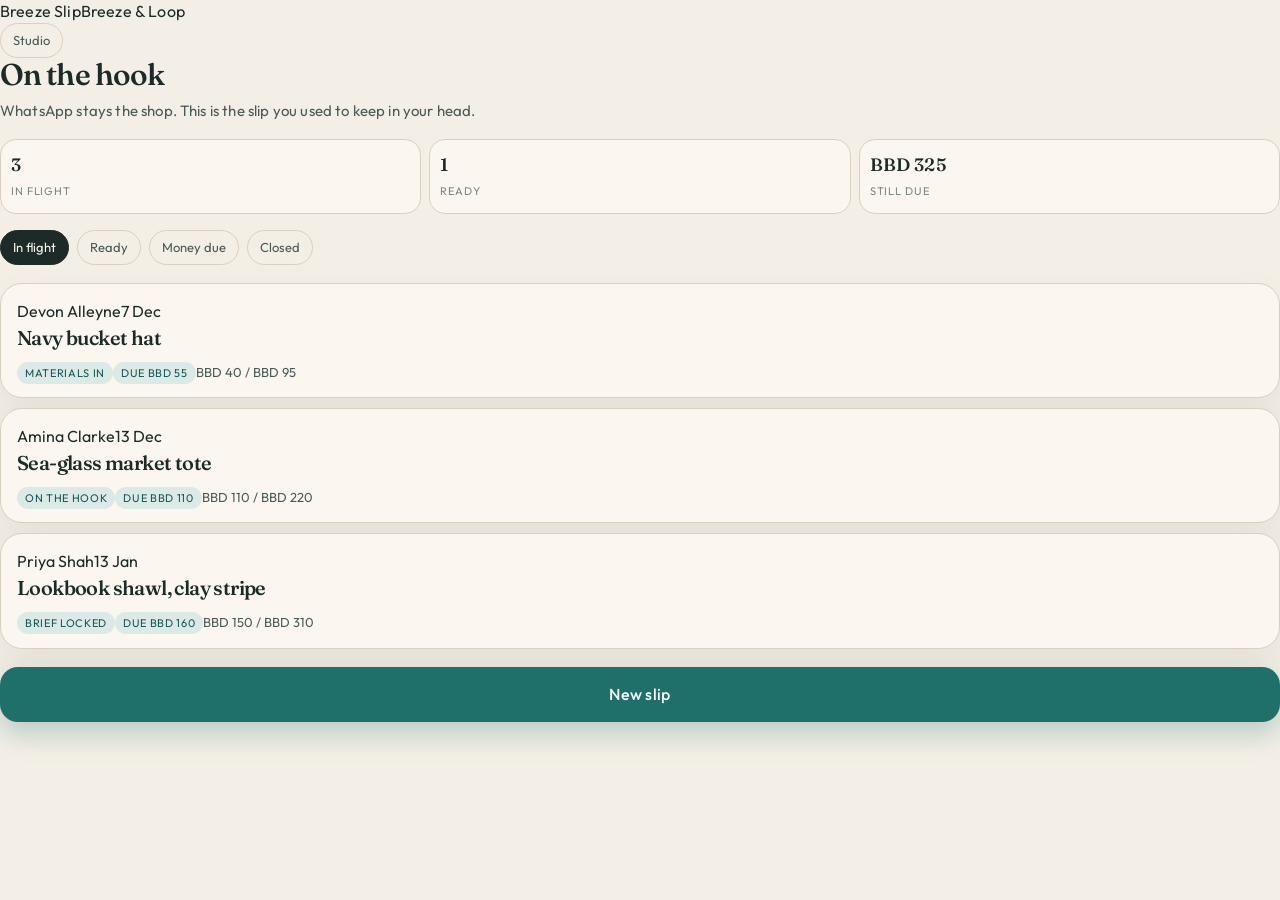
<file: slip/index.html>
<!DOCTYPE html>
<html lang="en">
<head>
  <meta charset="UTF-8" />
  <meta name="viewport" content="width=device-width, initial-scale=1, viewport-fit=cover" />
  <meta name="theme-color" content="#F4EFE6" />
  <title>Breeze Slip</title>
  <link rel="preconnect" href="https://fonts.googleapis.com" />
  <link rel="preconnect" href="https://fonts.gstatic.com" crossorigin />
  <link href="https://fonts.googleapis.com/css2?family=Fraunces:opsz,wght@9..144,560&family=Outfit:wght@400;500&display=swap" rel="stylesheet" />
  <link rel="stylesheet" href="styles.css" />
</head>
<body>
  <div id="app"></div>
  <script src="app.js"></script>
</body>
</html>
</file>
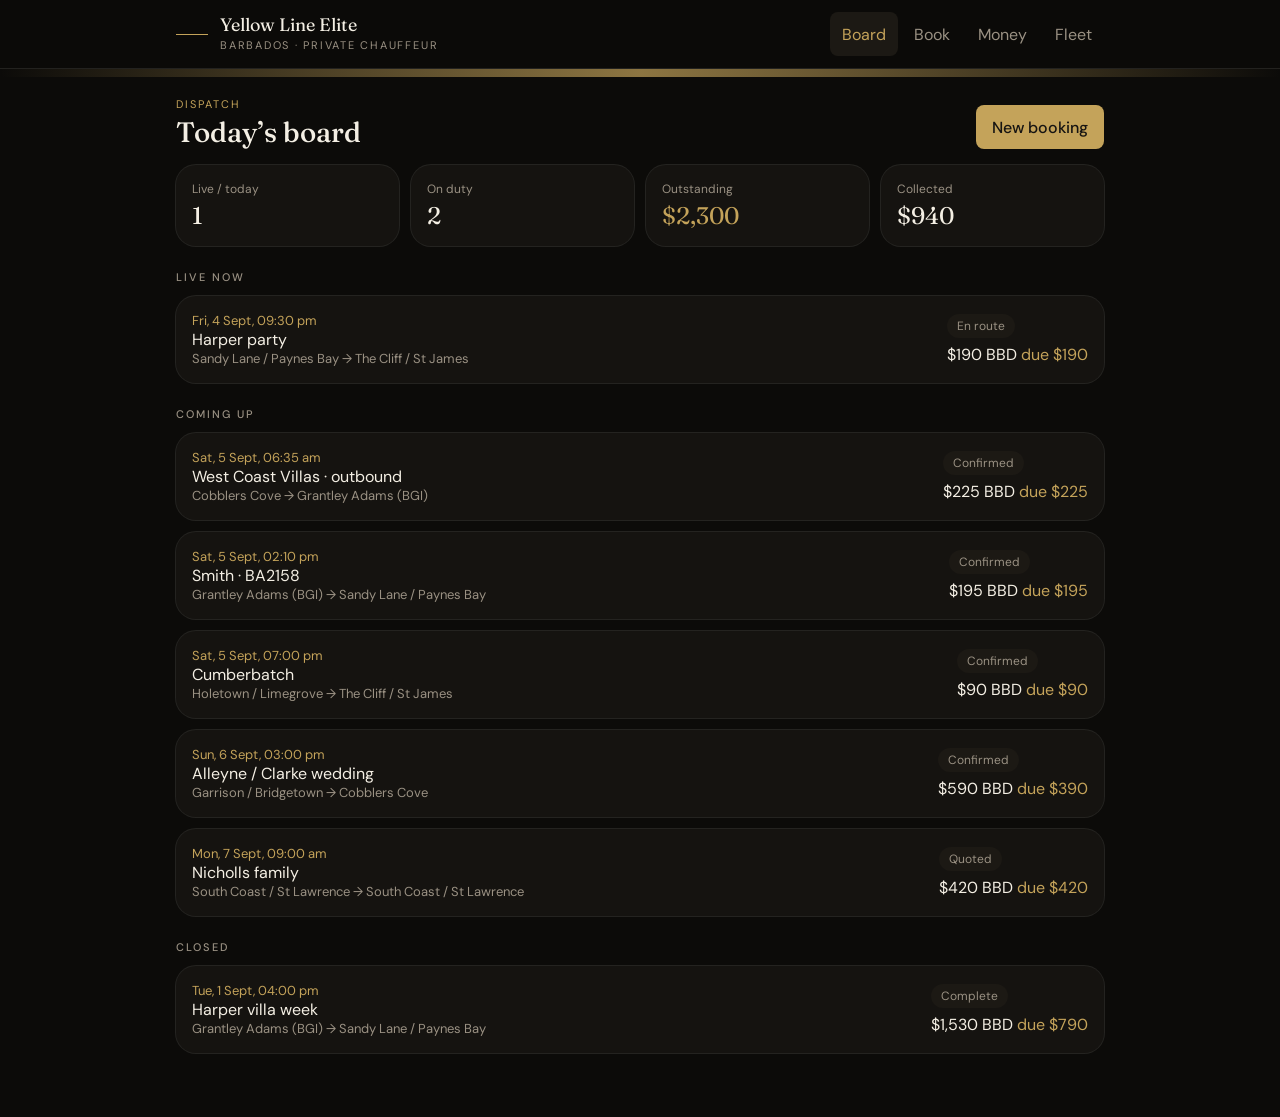
<file: yellow-line/index.html>
<!DOCTYPE html>
<html lang="en">
<head>
<meta charset="utf-8"/>
<meta name="viewport" content="width=device-width, initial-scale=1, viewport-fit=cover"/>
<meta name="theme-color" content="#0c0b09"/>
<title>Yellow Line Elite</title>
<link rel="icon" href="data:image/svg+xml,%3Csvg xmlns='http://www.w3.org/2000/svg' viewBox='0 0 32 32'%3E%3Crect fill='%230c0b09' width='32' height='32'/%3E%3Crect x='4' y='15' width='24' height='2' fill='%23c4a35a'/%3E%3Ccircle cx='16' cy='16' r='2.2' fill='%23c4a35a'/%3E%3C/svg%3E"/>
<link rel="preconnect" href="https://fonts.googleapis.com"/>
<link rel="preconnect" href="https://fonts.gstatic.com" crossorigin/>
<link href="https://fonts.googleapis.com/css2?family=DM+Sans:wght@400;500;600&family=Fraunces:wght@500;600&display=swap" rel="stylesheet"/>
<style>
:root{
  --bg:#0c0b09;--surface:#151310;--elev:#1c1914;--fg:#f4efe4;--muted:#9a9183;
  --gold:#c4a35a;--gold-fg:#161412;--ok:#7d9a6a;--line:rgba(244,239,228,.1);
}
*{box-sizing:border-box}
html,body{margin:0;min-height:100%;background:var(--bg);color:var(--fg);font-family:"DM Sans",system-ui,sans-serif;-webkit-font-smoothing:antialiased}
h1,h2,h3{font-family:"Fraunces",Georgia,serif;font-weight:500;text-wrap:balance;margin:0}
button,select,input{font:inherit;color:inherit}
button:not(:disabled),[role=button]{cursor:pointer}
.wrap{max-width:960px;margin:0 auto;padding:0 16px 96px}
header{position:sticky;top:0;z-index:20;background:rgba(12,11,9,.92);backdrop-filter:blur(8px);border-bottom:1px solid var(--line)}
header .row{display:flex;align-items:center;justify-content:space-between;gap:12px;padding:12px 16px;max-width:960px;margin:0 auto}
.mark{width:32px;height:1px;background:var(--gold)}
.brand{font-family:"Fraunces",Georgia,serif;font-size:18px;line-height:1}
.sub{margin-top:4px;font-size:11px;letter-spacing:.16em;text-transform:uppercase;color:var(--muted)}
nav.top{display:none;gap:4px}
nav.top button{min-height:44px;padding:0 12px;border:0;border-radius:8px;background:transparent;color:var(--muted)}
nav.top button.on{background:var(--elev);color:var(--gold)}
nav.bot{position:fixed;inset:auto 0 0 0;z-index:20;display:grid;grid-template-columns:repeat(4,1fr);background:rgba(12,11,9,.96);border-top:1px solid var(--line);padding-bottom:env(safe-area-inset-bottom)}
nav.bot button{min-height:56px;border:0;background:transparent;color:var(--muted);font-size:12px}
nav.bot button.on{color:var(--gold)}
@media(min-width:640px){nav.top{display:flex}nav.bot{display:none}.wrap{padding-bottom:40px}}
.hero{height:8px;background:linear-gradient(90deg,transparent,var(--gold),transparent);opacity:.7}
h2{font-size:28px;margin-top:4px}
.kicker{font-size:11px;letter-spacing:.18em;text-transform:uppercase;color:var(--gold)}
.stats{display:grid;grid-template-columns:1fr 1fr;gap:12px;margin:16px 0 24px}
@media(min-width:640px){.stats{grid-template-columns:repeat(4,1fr)}}
.card{background:var(--surface);border-radius:20px;padding:16px;box-shadow:0 0 0 1px var(--line)}
.stat .k{font-size:12px;color:var(--muted)}
.stat .v{font-family:"Fraunces",Georgia,serif;font-size:24px;margin-top:4px;font-variant-numeric:tabular-nums}
.gold{color:var(--gold)}
.jobs{display:flex;flex-direction:column;gap:12px;margin-top:8px}
.job{padding:0}
.job>button.head{width:100%;text-align:left;background:transparent;border:0;padding:16px;display:flex;flex-direction:column;gap:4px}
@media(min-width:640px){.job>button.head{flex-direction:row;justify-content:space-between;align-items:center}}
.when{font-size:13px;color:var(--gold);font-variant-numeric:tabular-nums}
.muted{color:var(--muted);font-size:13px}
.pill{display:inline-block;background:var(--elev);border-radius:999px;padding:4px 10px;font-size:12px;color:var(--muted)}
.body{padding:0 16px 16px;border-top:1px solid var(--line);display:flex;flex-direction:column;gap:12px}
.rowbtns{display:flex;flex-wrap:wrap;gap:8px}
.btn{min-height:44px;padding:0 16px;border:0;border-radius:8px;background:var(--gold);color:var(--gold-fg);font-weight:500}
.btn.g{background:transparent;box-shadow:0 0 0 1px var(--line);color:var(--fg)}
.btn.q{background:var(--elev);color:var(--fg)}
.btn:disabled{opacity:.4}
.chips{display:flex;flex-wrap:wrap;gap:8px;margin:12px 0}
.chips button{min-height:44px;padding:0 12px;border:0;border-radius:8px;background:var(--elev);color:var(--muted)}
.chips button.on{background:var(--gold);color:var(--gold-fg)}
.grid{display:grid;gap:16px}
@media(min-width:640px){.grid.two{grid-template-columns:1fr 1fr}}
label.f{display:flex;flex-direction:column;gap:6px;font-size:14px}
label.f span{font-size:12px;color:var(--muted);font-weight:500}
input,select{min-height:44px;width:100%;padding:0 12px;border:0;border-radius:8px;background:var(--bg);box-shadow:0 0 0 1px var(--line);outline:none}
input:focus,select:focus{box-shadow:0 0 0 1px var(--gold)}
.quote{font-family:"Fraunces",Georgia,serif;font-size:36px;color:var(--gold)}
.sec{margin:24px 0}
.sec h3{font-size:11px;letter-spacing:.18em;text-transform:uppercase;color:var(--muted);margin-bottom:12px;font-family:"DM Sans",system-ui,sans-serif}
.list{display:flex;flex-direction:column}
.list li{display:flex;justify-content:space-between;gap:12px;padding:12px 0;border-bottom:1px solid var(--line);list-style:none}
ul.list{margin:0;padding:0}
.ok{color:var(--ok);font-size:14px}
.head-actions{display:flex;flex-wrap:wrap;align-items:flex-end;justify-content:space-between;gap:12px;margin:20px 0 8px}
</style>
</head>
<body>
<header>
  <div class="row">
    <div style="display:flex;align-items:center;gap:12px">
      <span class="mark"></span>
      <div>
        <div class="brand">Yellow Line Elite</div>
        <div class="sub">Barbados · private chauffeur</div>
      </div>
    </div>
    <nav class="top" id="navTop"></nav>
  </div>
</header>
<div class="hero"></div>
<main class="wrap" id="app"></main>
<nav class="bot" id="navBot"></nav>
<script>
(function(){
const KEY="yl-elite-keep-v1";
const TABS=[["board","Board"],["book","Book"],["money","Money"],["fleet","Fleet"]];
const PLACES=["Grantley Adams (BGI)","Cruise Port / Bridgetown","South Coast / St Lawrence","Oistins","Worthing / Accra","Garrison / Bridgetown","Holetown / Limegrove","Sandy Lane / Paynes Bay","Speightstown","Bathsheba / East Coast","The Cliff / St James","Cobblers Cove"];
const FROM={"Grantley Adams (BGI)":0,"South Coast / St Lawrence":85,"Oistins":90,"Worthing / Accra":95,"Garrison / Bridgetown":110,"Cruise Port / Bridgetown":115,"Sandy Lane / Paynes Bay":155,"Holetown / Limegrove":160,"The Cliff / St James":165,"Cobblers Cove":185,"Speightstown":200,"Bathsheba / East Coast":180};
const SERVICES=[["airport","Airport"],["dinner","Dinner"],["point","Point to point"],["hourly","By the hour"],["tour","Island tour"],["wedding","Wedding"],["villa-week","Villa week"]];
const STATUS={quoted:"Quoted",confirmed:"Confirmed",enroute:"En route",arrived:"Arrived",complete:"Complete",paid:"Paid"};
const NEXT={quoted:"confirmed",confirmed:"enroute",enroute:"arrived",arrived:"complete",complete:"paid"};
const NOW=new Date("2026-09-04T23:20:00");
function esc(s){return String(s==null?"":s).replace(/&/g,"&"+"amp;").replace(/</g,"&"+"lt;").replace(/>/g,"&"+"gt;").replace(/"/g,"&"+"quot;");}
function money(n){return "$"+Math.round(n).toLocaleString("en-BB");}
function uid(){return "job-"+Math.random().toString(36).slice(2,8)+Date.now().toString(36).slice(-3);}
function whenLabel(iso){return new Date(iso).toLocaleString("en-BB",{weekday:"short",day:"numeric",month:"short",hour:"2-digit",minute:"2-digit"});}
function transfer(a,b){var d=Math.abs((FROM[a]||120)-(FROM[b]||120));return d===0?70:d;}
function quote(o){
  var base=0,k=o.kind;
  if(o.service==="airport"||o.service==="point") base=transfer(o.pickup,o.drop);
  else if(o.service==="dinner") base=transfer(o.pickup,o.drop)+40;
  else if(o.service==="hourly") base=95*Math.max(2,o.hours||2);
  else if(o.service==="tour") base=380;
  else if(o.service==="wedding") base=550;
  else if(o.service==="villa-week") base=1480;
  if(k==="van") base+=40; if(k==="suv") base+=25; if(o.bags>3) base+=15;
  var h=new Date(o.when).getHours();
  if((h>=22||h<6)&&o.service!=="villa-week"&&o.service!=="wedding") base*=1.25;
  return Math.round(base);
}
function total(j){return j.quotedBbd+j.extrasBbd;}
function due(j){return Math.max(0,total(j)-j.collectedBbd);}
function groupOf(j){
  var t=new Date(j.when).getTime();
  var start=new Date(NOW.getFullYear(),NOW.getMonth(),NOW.getDate()).getTime();
  var tom=start+86400000;
  if(j.status==="enroute"||j.status==="arrived") return "live";
  if(t<start&&(j.status==="paid"||j.status==="complete")) return "closed";
  if(t<start) return "live";
  if(t<tom) return "today";
  return "later";
}
const SEED={
  vehicles:[
    {id:"v1",name:"Mercedes E-Class",kind:"sedan",plate:"Z 4821",seats:3,bags:3},
    {id:"v2",name:"Range Rover",kind:"suv",plate:"Z 9104",seats:4,bags:5},
    {id:"v3",name:"Mercedes V-Class",kind:"van",plate:"ZM 228",seats:6,bags:8}
  ],
  chauffeurs:[
    {id:"c1",name:"Andre Clarke",phone:"246-537-0144",vehicleId:"v1",onDuty:true},
    {id:"c2",name:"Marcia Weekes",phone:"246-537-0188",vehicleId:"v2",onDuty:true},
    {id:"c3",name:"Jamal Brathwaite",phone:"246-537-0210",vehicleId:"v3",onDuty:false}
  ],
  jobs:[
    {id:"j1",service:"dinner",client:"Harper party",phone:"246-230-4410",account:"West Coast Villas",pickup:"Sandy Lane / Paynes Bay",drop:"The Cliff / St James",when:"2026-09-04T21:30:00",flight:"",pax:2,bags:0,hours:0,vehicleId:"v2",chauffeurId:"c2",quotedBbd:190,extrasBbd:0,collectedBbd:0,payMethod:"account",status:"enroute",notes:"Wait at The Cliff, return same car."},
    {id:"j2",service:"airport",client:"Smith · BA2158",phone:"447-700-900123",account:"",pickup:"Grantley Adams (BGI)",drop:"Sandy Lane / Paynes Bay",when:"2026-09-05T14:10:00",flight:"BA2158",pax:3,bags:4,hours:0,vehicleId:"v2",chauffeurId:"c2",quotedBbd:195,extrasBbd:0,collectedBbd:0,payMethod:"",status:"confirmed",notes:"Meet at arrivals with name board. Child seat in Range Rover."},
    {id:"j3",service:"airport",client:"West Coast Villas · outbound",phone:"246-432-8801",account:"West Coast Villas",pickup:"Cobblers Cove",drop:"Grantley Adams (BGI)",when:"2026-09-05T06:35:00",flight:"VS188",pax:4,bags:6,hours:0,vehicleId:"v3",chauffeurId:"c3",quotedBbd:225,extrasBbd:0,collectedBbd:0,payMethod:"account",status:"confirmed",notes:"06:35 departure — leave villa 05:20. Jamal on early duty."},
    {id:"j4",service:"dinner",client:"Cumberbatch",phone:"246-253-7712",account:"",pickup:"Holetown / Limegrove",drop:"The Cliff / St James",when:"2026-09-05T19:00:00",flight:"",pax:2,bags:0,hours:0,vehicleId:"v1",chauffeurId:"c1",quotedBbd:90,extrasBbd:0,collectedBbd:0,payMethod:"",status:"confirmed",notes:"Reservation 19:15. Return after."},
    {id:"j5",service:"wedding",client:"Alleyne / Clarke wedding",phone:"246-266-9033",account:"",pickup:"Garrison / Bridgetown",drop:"Cobblers Cove",when:"2026-09-06T15:00:00",flight:"",pax:6,bags:0,hours:6,vehicleId:"v3",chauffeurId:"c3",quotedBbd:590,extrasBbd:0,collectedBbd:200,payMethod:"transfer",status:"confirmed",notes:"Deposit taken. Ceremony 16:00, photos at Bathsheba, reception Cobblers."},
    {id:"j6",service:"villa-week",client:"Harper villa week",phone:"246-230-4410",account:"West Coast Villas",pickup:"Grantley Adams (BGI)",drop:"Sandy Lane / Paynes Bay",when:"2026-09-01T16:00:00",flight:"",pax:4,bags:5,hours:0,vehicleId:"v2",chauffeurId:"c2",quotedBbd:1480,extrasBbd:50,collectedBbd:740,payMethod:"account",status:"complete",notes:"Week package half billed. Extra stop Speightstown market."},
    {id:"j7",service:"tour",client:"Nicholls family",phone:"246-231-6604",account:"",pickup:"South Coast / St Lawrence",drop:"South Coast / St Lawrence",when:"2026-09-07T09:00:00",flight:"",pax:5,bags:0,hours:8,vehicleId:"v3",chauffeurId:"c3",quotedBbd:420,extrasBbd:0,collectedBbd:0,payMethod:"",status:"quoted",notes:"East coast + rum shop lunch. Waiting on confirm."}
  ]
};
var state={tab:"board",open:null,copied:false,done:null,form:null};
function load(){
  try{
    var raw=localStorage.getItem(KEY);
    if(!raw) return JSON.parse(JSON.stringify(SEED));
    var p=JSON.parse(raw);
    if(!p.jobs||!p.jobs.length) return JSON.parse(JSON.stringify(SEED));
    return {jobs:p.jobs,vehicles:p.vehicles||SEED.vehicles,chauffeurs:p.chauffeurs||SEED.chauffeurs};
  }catch(e){return JSON.parse(JSON.stringify(SEED));}
}
var data=load();
function save(){try{localStorage.setItem(KEY,JSON.stringify(data));}catch(e){}}
function veh(id){return data.vehicles.find(function(v){return v.id===id;})||data.vehicles[0];}
function ch(id){return data.chauffeurs.find(function(c){return c.id===id;})||data.chauffeurs[0];}
function navHtml(id){
  return TABS.map(function(t){return '<button type="button" class="'+(state.tab===t[0]?"on":"")+'" data-tab="'+t[0]+'">'+t[1]+"</button>";}).join("");
}
function setTab(t){state.tab=t;state.done=null;render();}
function wa(j){
  var c=ch(j.chauffeurId),v=veh(j.vehicleId);
  var usd=((j.quotedBbd+j.extrasBbd)/2).toFixed(0);
  return ["Yellow Line Elite — confirmed",whenLabel(j.when),j.pickup+" → "+j.drop,j.flight?("Flight "+j.flight):"",c.name+" · "+v.plate,"BBD $"+ (j.quotedBbd+j.extrasBbd)+" (USD $"+usd+")","Reply if plans change."].filter(Boolean).join("\n");
}
function jobCard(j){
  var c=ch(j.chauffeurId),v=veh(j.vehicleId),d=due(j),open=state.open===j.id,next=NEXT[j.status];
  var extra=open?'<div class="body">'+
    '<div class="muted">'+(j.flight?("Flight "+esc(j.flight)+" · "):"")+esc(c.name)+" · "+esc(v.name)+" "+esc(v.plate)+" · "+j.pax+" pax"+(j.account?(" · Account "+esc(j.account)):"")+"</div>"+
    (j.notes?'<div>'+esc(j.notes)+"</div>":"")+
    '<label class="f"><span>Chauffeur</span><select data-assign="'+j.id+'">'+data.chauffeurs.map(function(x){return '<option value="'+x.id+'"'+(x.id===j.chauffeurId?" selected":"")+">"+esc(x.name)+(x.onDuty?"":" (off)")+"</option>";}).join("")+"</select></label>"+
    '<div class="rowbtns">'+
    (next?'<button class="btn" data-status="'+j.id+'" data-to="'+next+'">Mark '+STATUS[next].toLowerCase()+"</button>":"")+
    (d>0?'<button class="btn q" data-collect="'+j.id+'">Collect '+money(d)+'</button><button class="btn g" data-account="'+j.id+'">On account</button>':'<span class="ok">Paid</span>')+
    '<button class="btn g" data-extra="'+j.id+'" data-kind="stop">Extra stop</button>'+
    '<button class="btn g" data-extra="'+j.id+'" data-kind="wait">Wait hour</button>'+
    '<button class="btn g" data-wa="'+j.id+'">'+(state.copied?"Copied":"WhatsApp text")+"</button>"+
    "</div></div>":"";
  return '<div class="card job"><button type="button" class="head" data-open="'+j.id+'"><div><div class="when">'+esc(whenLabel(j.when))+'</div><div>'+esc(j.client)+'</div><div class="muted">'+esc(j.pickup)+" → "+esc(j.drop)+'</div></div><div><span class="pill">'+STATUS[j.status]+'</span><div style="margin-top:6px">'+money(total(j))+' BBD'+(d>0&&j.status!=="paid"?' <span class="gold">due '+money(d)+"</span>":"")+"</div></div></button>"+extra+"</div>";
}
function section(title,list,empty){
  if(!list.length&&!empty) return "";
  return '<section class="sec"><h3>'+title+"</h3>"+(list.length?'<div class="jobs">'+list.map(jobCard).join("")+"</div>":'<p class="muted">'+empty+"</p>")+"</section>";
}
function board(){
  var live=[],today=[],later=[],closed=[];
  data.jobs.slice().sort(function(a,b){return a.when.localeCompare(b.when);}).forEach(function(j){
    var g=groupOf(j);
    if(g==="live") live.push(j); else if(g==="today") today.push(j); else if(g==="closed") closed.push(j); else later.push(j);
  });
  var outstanding=data.jobs.reduce(function(n,j){return n+due(j);},0);
  var collected=data.jobs.reduce(function(n,j){return n+j.collectedBbd;},0);
  return '<div class="head-actions"><div><div class="kicker">Dispatch</div><h2>Today’s board</h2></div><button class="btn" data-tab="book">New booking</button></div>'+
    '<div class="stats">'+
    '<div class="card stat"><div class="k">Live / today</div><div class="v">'+(live.length+today.length)+"</div></div>"+
    '<div class="card stat"><div class="k">On duty</div><div class="v">'+data.chauffeurs.filter(function(c){return c.onDuty;}).length+"</div></div>"+
    '<div class="card stat"><div class="k">Outstanding</div><div class="v gold">'+money(outstanding)+"</div></div>"+
    '<div class="card stat"><div class="k">Collected</div><div class="v">'+money(collected)+"</div></div></div>"+
    section("Live now",live,"Nothing moving.")+
    (today.length?section("Rest of today",today,""):"")+
    section("Coming up",later,"Board is clear.")+
    (closed.length?section("Closed",closed,""):"");
}
function defaultForm(){
  return {service:"airport",client:"",phone:"",account:"",pickup:"Grantley Adams (BGI)",drop:"Sandy Lane / Paynes Bay",date:"2026-09-05",time:"14:10",flight:"BA2158",pax:2,bags:2,hours:2,vehicleId:"v1",chauffeurId:"c1",notes:""};
}
function book(){
  if(state.done){
    var j=data.jobs.find(function(x){return x.id===state.done;});
    var c=ch(j.chauffeurId),v=veh(j.vehicleId);
    return '<div class="card" style="max-width:520px;margin:24px auto"><div class="kicker">Confirmed</div><h2 style="margin-top:8px">On the board.</h2><p class="muted">'+esc(j.client)+" · "+esc(j.pickup)+" to "+esc(j.drop)+"<br>"+esc(c.name)+" in the "+esc(v.name)+" ("+esc(v.plate)+')</p><div class="quote" style="margin-top:12px">'+money(j.quotedBbd)+' BBD</div><div class="muted">USD $'+(j.quotedBbd/2).toFixed(0)+'</div><div class="rowbtns" style="margin-top:16px"><button class="btn" data-another="1">Another booking</button><button class="btn g" data-tab="board">Open board</button></div></div>';
  }
  var f=state.form|| (state.form=defaultForm());
  var kind=veh(f.vehicleId).kind;
  var when=f.date+"T"+f.time+":00";
  var q=quote({service:f.service,pickup:f.pickup,drop:f.drop,when:when,hours:f.hours,bags:f.bags,kind:kind});
  var h=Number(f.time.slice(0,2));
  var night=h>=22||h<6;
  function opt(list,val){return list.map(function(p){return "<option"+(p===val?" selected":"")+">"+esc(p)+"</option>";}).join("");}
  return '<div class="kicker" style="margin-top:20px">Guest booker</div><h2>Quote before they sit.</h2>'+
    '<div class="chips">'+SERVICES.map(function(s){return '<button type="button" class="'+(f.service===s[0]?"on":"")+'" data-svc="'+s[0]+'">'+s[1]+"</button>";}).join("")+"</div>"+
    '<div class="grid two">'+
    '<label class="f"><span>Guest / party</span><input id="f-client" value="'+esc(f.client)+'" placeholder="Name on the board"/></label>'+
    '<label class="f"><span>WhatsApp</span><input id="f-phone" value="'+esc(f.phone)+'" placeholder="246…"/></label>'+
    '<label class="f"><span>Account (optional)</span><input id="f-account" value="'+esc(f.account)+'" placeholder="Villa manager or hotel"/></label>'+
    '<label class="f"><span>Vehicle</span><select id="f-vehicle">'+data.vehicles.map(function(v){return '<option value="'+v.id+'"'+(v.id===f.vehicleId?" selected":"")+">"+esc(v.name)+" · "+esc(v.plate)+"</option>";}).join("")+"</select></label>"+
    '<label class="f"><span>Pickup</span><select id="f-pickup">'+opt(PLACES,f.pickup)+"</select></label>"+
    (f.service==="hourly"||f.service==="tour"?"":'<label class="f"><span>Drop</span><select id="f-drop">'+opt(PLACES,f.drop)+"</select></label>")+
    '<label class="f"><span>Date</span><input id="f-date" type="date" value="'+esc(f.date)+'"/></label>'+
    '<label class="f"><span>Time</span><input id="f-time" type="time" value="'+esc(f.time)+'"/></label>'+
    (f.service==="airport"?'<label class="f"><span>Flight</span><input id="f-flight" value="'+esc(f.flight)+'"/></label>':"")+
    '<label class="f"><span>Passengers</span><input id="f-pax" type="number" min="1" value="'+f.pax+'"/></label>'+
    '<label class="f"><span>Bags</span><input id="f-bags" type="number" min="0" value="'+f.bags+'"/></label>'+
    (f.service==="hourly"||f.service==="tour"||f.service==="wedding"?'<label class="f"><span>Hours</span><input id="f-hours" type="number" min="2" value="'+f.hours+'"/></label>':"")+
    '<label class="f"><span>Chauffeur</span><select id="f-ch">'+data.chauffeurs.map(function(c){return '<option value="'+c.id+'"'+(c.id===f.chauffeurId?" selected":"")+">"+esc(c.name)+(c.onDuty?"":" (off)")+"</option>";}).join("")+"</select></label>"+
    '<label class="f"><span>Notes</span><input id="f-notes" value="'+esc(f.notes)+'" placeholder="Child seat, wait, return"/></label>'+
    "</div>"+
    '<div class="card" style="margin:20px 0"><div class="kicker" style="color:var(--muted)">Live quote</div><div class="quote">'+money(q)+'</div><div class="muted">BBD · USD $'+(q/2).toFixed(0)+"</div><ul class='muted' style='padding-left:18px'><li>Elite private rate, not rank taxi</li>"+(night?"<li>Night rate after 22:00 / before 06:00</li>":"")+"<li>Price locked before they sit</li></ul></div>"+
    '<button class="btn" id="confirm" '+(f.client.trim()?"":"disabled")+">Confirm booking</button>";
}
function moneyView(){
  var quoted=data.jobs.reduce(function(n,j){return n+total(j);},0);
  var collected=data.jobs.reduce(function(n,j){return n+j.collectedBbd;},0);
  var outstanding=data.jobs.reduce(function(n,j){return n+due(j);},0);
  var extras=data.jobs.reduce(function(n,j){return n+j.extrasBbd;},0);
  var owing=data.jobs.filter(function(j){return due(j)>0;}).sort(function(a,b){return due(b)-due(a);});
  return '<div class="kicker" style="margin-top:20px">Money</div><h2>Quoted is not collected.</h2>'+
    '<div class="stats"><div class="card stat"><div class="k">Quoted</div><div class="v">'+money(quoted)+'</div></div><div class="card stat"><div class="k">Collected</div><div class="v">'+money(collected)+'</div></div><div class="card stat"><div class="k">Outstanding</div><div class="v gold">'+money(outstanding)+'</div></div><div class="card stat"><div class="k">Extras</div><div class="v">'+money(extras)+"</div></div></div>"+
    '<div class="card"><h3 style="font-family:Fraunces,Georgia,serif;font-size:20px;letter-spacing:0;text-transform:none;color:var(--fg)">Who owes</h3>'+
    (owing.length?'<ul class="list">'+owing.map(function(j){return "<li><div><div>"+esc(j.client)+'</div><div class="muted">'+(j.account?esc(j.account)+" · ":"")+esc(j.pickup)+" → "+esc(j.drop)+"</div></div><div class='gold'>"+money(due(j))+"</div></li>";}).join("")+"</ul>":'<p class="muted">Nothing outstanding.</p>')+
    "</div>"+
    '<div class="card" style="margin-top:16px"><h3 style="font-family:Fraunces,Georgia,serif;font-size:20px;letter-spacing:0;text-transform:none;color:var(--fg)">Keep this board</h3><p class="muted">Backup saves as a text file so it lands in Files, not another app.</p><div class="rowbtns" style="margin-top:12px"><button class="btn" id="backup">Save backup</button><label class="btn g" style="display:inline-flex;align-items:center">Restore<input id="restore" type="file" accept=".txt,text/plain,application/json" style="display:none"/></label><button class="btn g" id="reset">Reset demo</button></div></div>';
}
function fleet(){
  return '<div class="kicker" style="margin-top:20px">Fleet</div><h2>Cars and chauffeurs</h2>'+
    '<div class="stats" style="grid-template-columns:1fr">'+data.vehicles.map(function(v){
      var c=data.chauffeurs.find(function(x){return x.vehicleId===v.id;});
      var live=data.jobs.filter(function(j){return j.vehicleId===v.id&&(j.status==="enroute"||j.status==="arrived");}).length;
      return '<div class="card"><div class="gold" style="font-size:12px">'+v.kind.toUpperCase()+" · "+esc(v.plate)+'</div><h3 style="font-size:20px;letter-spacing:0;text-transform:none;color:var(--fg);font-family:Fraunces,Georgia,serif">'+esc(v.name)+'</h3><p class="muted">'+v.seats+" seats · "+v.bags+" bags</p><div>"+esc(c?c.name:"Unassigned")+'</div><div class="muted">'+(live?"On a job":c&&c.onDuty?"On duty":"Off duty")+"</div></div>";
    }).join("")+"</div>"+
    data.chauffeurs.map(function(c){var v=veh(c.vehicleId);return '<div class="card" style="display:flex;flex-wrap:wrap;justify-content:space-between;align-items:center;gap:12px;margin-bottom:12px"><div><div>'+esc(c.name)+'</div><div class="muted">'+esc(v.name)+" · "+esc(v.plate)+" · "+esc(c.phone)+'</div></div><button class="btn '+(c.onDuty?"":"g")+'" data-duty="'+c.id+'">'+(c.onDuty?"On duty":"Off duty")+"</button></div>";}).join("");
}
function readForm(){
  var f=state.form||defaultForm();
  function val(id,fb){var el=document.getElementById(id);return el?el.value:fb;}
  f.client=val("f-client",f.client); f.phone=val("f-phone",f.phone); f.account=val("f-account",f.account);
  f.vehicleId=val("f-vehicle",f.vehicleId); f.pickup=val("f-pickup",f.pickup); f.drop=val("f-drop",f.drop);
  f.date=val("f-date",f.date); f.time=val("f-time",f.time); f.flight=val("f-flight",f.flight);
  f.pax=Number(val("f-pax",f.pax))||1; f.bags=Number(val("f-bags",f.bags))||0; f.hours=Number(val("f-hours",f.hours))||2;
  f.chauffeurId=val("f-ch",f.chauffeurId); f.notes=val("f-notes",f.notes);
  state.form=f; return f;
}
function render(){
  document.getElementById("navTop").innerHTML=navHtml("top");
  document.getElementById("navBot").innerHTML=navHtml("bot");
  var root=document.getElementById("app");
  if(state.tab==="board") root.innerHTML=board();
  else if(state.tab==="book") root.innerHTML=book();
  else if(state.tab==="money") root.innerHTML=moneyView();
  else root.innerHTML=fleet();
}
document.body.addEventListener("click",function(e){
  var t=e.target.closest("[data-tab],[data-open],[data-status],[data-collect],[data-account],[data-extra],[data-wa],[data-svc],[data-duty],[data-another],#confirm,#backup,#reset");
  if(!t) return;
  if(t.id==="confirm"){
    var f=readForm(); if(!f.client.trim()) return;
    var kind=veh(f.vehicleId).kind; var when=f.date+"T"+f.time+":00";
    var q=quote({service:f.service,pickup:f.pickup,drop:f.drop,when:when,hours:f.hours,bags:f.bags,kind:kind});
    var id=uid();
    data.jobs.unshift({id:id,service:f.service,client:f.client.trim(),phone:f.phone.trim(),account:f.account.trim(),pickup:f.pickup,drop:(f.service==="hourly"||f.service==="tour")?f.pickup:f.drop,when:when,flight:f.service==="airport"?f.flight.trim():"",pax:f.pax,bags:f.bags,hours:(f.service==="hourly"||f.service==="tour"||f.service==="wedding")?f.hours:0,vehicleId:f.vehicleId,chauffeurId:f.chauffeurId,quotedBbd:q,extrasBbd:0,collectedBbd:0,payMethod:"",status:"confirmed",notes:f.notes.trim()});
    save(); state.done=id; render(); return;
  }
  if(t.id==="backup"){
    var text=JSON.stringify(data,null,2);
    var blob=new Blob([text],{type:"text/plain"});
    var file=new File([blob],"Yellow-Line-backup.txt",{type:"text/plain"});
    if(navigator.share&&navigator.canShare&&navigator.canShare({files:[file]})){navigator.share({files:[file],title:"Yellow Line backup"}).catch(function(){});return;}
    var a=document.createElement("a"); a.href=URL.createObjectURL(blob); a.download="Yellow-Line-backup.txt"; a.click(); URL.revokeObjectURL(a.href); return;
  }
  if(t.id==="reset"){data=JSON.parse(JSON.stringify(SEED)); save(); render(); return;}
  if(t.getAttribute("data-another")){state.done=null;state.form=defaultForm();render();return;}
  var tab=t.getAttribute("data-tab"); if(tab){setTab(tab);return;}
  var open=t.getAttribute("data-open"); if(open){state.open=state.open===open?null:open;render();return;}
  var st=t.getAttribute("data-status"); if(st){var j=data.jobs.find(function(x){return x.id===st;}); if(j){j.status=t.getAttribute("data-to"); save(); render();} return;}
  var col=t.getAttribute("data-collect")||t.getAttribute("data-account");
  if(col){
    var job=data.jobs.find(function(x){return x.id===col;}); if(!job) return;
    job.collectedBbd=total(job); job.payMethod=t.getAttribute("data-account")?"account":(job.payMethod||"cash"); job.status="paid"; save(); render(); return;
  }
  var ex=t.getAttribute("data-extra"); if(ex){var je=data.jobs.find(function(x){return x.id===ex;}); if(je){je.extrasBbd+=(t.getAttribute("data-kind")==="stop"?25:40); save(); render();} return;}
  var w=t.getAttribute("data-wa"); if(w){var jw=data.jobs.find(function(x){return x.id===w;}); if(jw){navigator.clipboard.writeText(wa(jw)).then(function(){state.copied=true;render();setTimeout(function(){state.copied=false;render();},1500);}).catch(function(){});} return;}
  var svc=t.getAttribute("data-svc"); if(svc){readForm(); state.form.service=svc; render(); return;}
  var duty=t.getAttribute("data-duty"); if(duty){var c=data.chauffeurs.find(function(x){return x.id===duty;}); if(c){c.onDuty=!c.onDuty; save(); render();} return;}
});
document.body.addEventListener("change",function(e){
  if(e.target.id==="restore"){
    var file=e.target.files&&e.target.files[0]; if(!file) return;
    var r=new FileReader(); r.onload=function(){try{var p=JSON.parse(r.result); if(p.jobs){data=p; save(); render();}}catch(err){}}; r.readAsText(file); return;
  }
  var as=e.target.getAttribute("data-assign");
  if(as){var j=data.jobs.find(function(x){return x.id===as;}); var c=ch(e.target.value); if(j&&c){j.chauffeurId=c.id;j.vehicleId=c.vehicleId; save(); render();} return;}
  if(state.tab==="book"){readForm(); var f=state.form; var el=document.getElementById("confirm"); if(el) el.disabled=!f.client.trim();
    var kind=veh(f.vehicleId).kind; var q=quote({service:f.service,pickup:f.pickup,drop:f.drop,when:f.date+"T"+f.time+":00",hours:f.hours,bags:f.bags,kind:kind});
    var quoteEl=document.querySelector(".quote"); if(quoteEl) quoteEl.textContent=money(q);
  }
});
document.body.addEventListener("input",function(e){
  if(state.tab!=="book") return;
  if(e.target.id&&e.target.id.indexOf("f-")===0){
    readForm();
    var f=state.form; var el=document.getElementById("confirm"); if(el) el.disabled=!f.client.trim();
    var kind=veh(f.vehicleId).kind; var q=quote({service:f.service,pickup:f.pickup,drop:f.drop,when:f.date+"T"+f.time+":00",hours:f.hours,bags:f.bags,kind:kind});
    var quoteEl=document.querySelector(".quote"); if(quoteEl) quoteEl.textContent=money(q);
  }
});
render();
})();
</script>
</body>
</html>
</file>
<file: slip/styles.css>
:root {
  --sand: #f4efe6;
  --sand-deep: #e8dfd0;
  --paper: #fbf7f0;
  --ink: #1c2b28;
  --ink-soft: #4a5b57;
  --mute: #7a8682;
  --line: #d9d0c2;
  --teal: #1f6f6a;
  --teal-deep: #155753;
  --teal-wash: #dceae7;
  --foam: #eef5f3;
  --clay: #b98962;
  --clay-wash: #f3e6d6;
  --rust: #8b3a2f;
  --rust-wash: #f4e3de;
  --ok: #2f6b45;
  --ok-wash: #dcecde;
  --shadow: 0 18px 40px rgba(28, 43, 40, 0.07);
  --radius: 22px;
}

* { box-sizing: border-box; }
html, body { margin: 0; min-height: 100%; background: var(--sand); color: var(--ink); }
body {
  font-family: Outfit, system-ui, sans-serif;
  font-weight: 400;
  letter-spacing: 0.01em;
  line-height: 1.45;
}
button, input, textarea, select { font: inherit; color: inherit; }
button { cursor: pointer; }
a { color: var(--teal-deep); }

.app-shell {
  max-width: 430px;
  margin: 0 auto;
  min-height: 100dvh;
  padding: 18px 16px calc(28px + env(safe-area-inset-bottom));
  position: relative;
}
.app-shell::before {
  content: "";
  position: fixed;
  inset: 0 auto 0 50%;
  width: min(430px, 100%);
  transform: translateX(-50%);
  background:
    radial-gradient(1200px 280px at 50% -80px, rgba(31, 111, 106, 0.08), transparent 55%),
    linear-gradient(180deg, #f7f2ea 0%, var(--sand) 38%);
  pointer-events: none;
  z-index: -1;
}

.mark { display: flex; align-items: center; gap: 10px; }
.mark svg { width: 28px; height: 28px; flex: none; }
.mark .word {
  font-family: Fraunces, Georgia, serif;
  font-weight: 560;
  font-size: 18px;
  letter-spacing: -0.02em;
}
.mark .sub {
  display: block;
  font-family: Outfit, sans-serif;
  font-size: 11px;
  letter-spacing: 0.14em;
  text-transform: uppercase;
  color: var(--mute);
  font-weight: 500;
}

.topbar {
  display: flex;
  align-items: center;
  justify-content: space-between;
  margin-bottom: 18px;
}
.icon-btn {
  width: 40px;
  height: 40px;
  border: 1px solid var(--line);
  background: var(--paper);
  border-radius: 14px;
  display: grid;
  place-items: center;
  color: var(--ink);
}
.icon-btn svg { width: 18px; height: 18px; }

h1, h2, h3 { font-family: Fraunces, Georgia, serif; font-weight: 560; letter-spacing: -0.03em; margin: 0; }
h1 { font-size: 30px; line-height: 1.12; }
h2 { font-size: 22px; }
.lede { color: var(--ink-soft); margin: 8px 0 0; font-size: 15px; }

.stats {
  display: grid;
  grid-template-columns: 1fr 1fr 1fr;
  gap: 8px;
  margin: 18px 0 16px;
}
.stat {
  background: var(--paper);
  border: 1px solid var(--line);
  border-radius: 16px;
  padding: 12px 10px 11px;
}
.stat b {
  display: block;
  font-family: Fraunces, Georgia, serif;
  font-size: 18px;
  font-weight: 560;
}
.stat span { font-size: 11px; letter-spacing: 0.08em; text-transform: uppercase; color: var(--mute); }

.filters {
  display: flex;
  gap: 8px;
  overflow-x: auto;
  padding-bottom: 4px;
  margin-bottom: 14px;
  scrollbar-width: none;
}
.filters::-webkit-scrollbar { display: none; }
.chip, .pay-chip, .stage-chip {
  border: 1px solid var(--line);
  background: transparent;
  border-radius: 999px;
  padding: 7px 12px;
  white-space: nowrap;
  color: var(--ink-soft);
  font-size: 13px;
}
.chip.on, .pay-chip.on, .stage-chip.on {
  background: var(--ink);
  border-color: var(--ink);
  color: var(--paper);
}

.list { display: flex; flex-direction: column; gap: 10px; }
.card {
  background: var(--paper);
  border: 1px solid var(--line);
  border-radius: var(--radius);
  padding: 16px 16px 14px;
  box-shadow: var(--shadow);
  text-align: left;
  width: 100%;
  display: block;
}
.card-kicker {
  display: flex;
  justify-content: space-between;
  align-items: baseline;
  gap: 10px;
  margin-bottom: 6px;
}
.card-kicker .who { font-size: 12px; color: var(--mute); letter-spacing: 0.06em; text-transform: uppercase; }
.due { font-size: 12px; color: var(--ink-soft); }
.due.late { color: var(--rust); }
.card h3 { font-size: 20px; margin-bottom: 8px; }
.meta-row { display: flex; flex-wrap: wrap; gap: 6px; align-items: center; }
.pill {
  font-size: 11px;
  letter-spacing: 0.06em;
  text-transform: uppercase;
  border-radius: 999px;
  padding: 4px 8px;
  background: var(--teal-wash);
  color: var(--teal-deep);
}
.pill.money-due { background: var(--rust-wash); color: var(--rust); }
.pill.paid { background: var(--ok-wash); color: var(--ok); }
.pill.blocked { background: var(--clay-wash); color: #7a4d28; }
.money { margin-left: auto; font-size: 13px; color: var(--ink-soft); }

.fab {
  position: sticky;
  bottom: 12px;
  margin-top: 18px;
  width: 100%;
  border: 0;
  background: var(--teal);
  color: #f7fffd;
  border-radius: 18px;
  padding: 16px;
  font-weight: 500;
  letter-spacing: 0.02em;
  box-shadow: 0 12px 28px rgba(31, 111, 106, 0.28);
}
.fab:active { background: var(--teal-deep); }
.back { border: 0; background: none; padding: 0; color: var(--teal-deep); font-size: 14px; margin-bottom: 14px; }
.form { display: flex; flex-direction: column; gap: 12px; margin-top: 16px; }
label { display: flex; flex-direction: column; gap: 6px; font-size: 13px; color: var(--ink-soft); }
label span { letter-spacing: 0.06em; text-transform: uppercase; font-size: 11px; }
input, textarea, select {
  background: var(--paper);
  border: 1px solid var(--line);
  border-radius: 14px;
  padding: 13px 14px;
  outline: none;
}
input:focus, textarea:focus, select:focus { border-color: var(--teal); box-shadow: 0 0 0 3px rgba(31, 111, 106, 0.12); }
textarea { min-height: 88px; resize: vertical; }
.row-2 { display: grid; grid-template-columns: 1fr 1fr; gap: 10px; }
.chip-row { display: flex; flex-wrap: wrap; gap: 8px; }
.hint { font-size: 12px; color: var(--mute); }
.section { margin-top: 22px; padding-top: 8px; }
.section h2 { font-size: 16px; margin-bottom: 10px; }
.money-box {
  background: var(--foam);
  border: 1px solid var(--line);
  border-radius: 18px;
  padding: 14px;
}
.money-box .big { font-family: Fraunces, Georgia, serif; font-size: 28px; letter-spacing: -0.03em; }
.money-box .usd { color: var(--mute); font-size: 14px; margin-top: 2px; }
.pay-list { margin-top: 10px; display: flex; flex-direction: column; gap: 6px; }
.pay-line { display: flex; justify-content: space-between; font-size: 13px; color: var(--ink-soft); }
.actions { display: grid; gap: 8px; margin-top: 14px; }
.btn {
  border: 1px solid var(--line);
  background: var(--paper);
  border-radius: 16px;
  padding: 13px 14px;
  text-align: left;
}
.btn.primary { background: var(--teal); color: #f7fffd; border-color: var(--teal); text-align: center; }
.btn.ghost { background: transparent; }
.btn .tiny { display: block; color: var(--mute); font-size: 12px; margin-top: 2px; }
.btn.primary .tiny { color: rgba(247, 255, 253, 0.75); }
.timeline { display: flex; flex-direction: column; gap: 0; }
.tl { display: grid; grid-template-columns: 16px 1fr; gap: 10px; position: relative; }
.tl + .tl .dot-col::before {
  content: "";
  position: absolute;
  left: 7px;
  top: -14px;
  width: 1px;
  height: 14px;
  background: var(--line);
}
.dot-col { position: relative; padding-top: 4px; }
.dot {
  width: 16px;
  height: 16px;
  border-radius: 50%;
  border: 1.5px solid var(--line);
  background: var(--sand);
}
.dot.done { background: var(--teal); border-color: var(--teal); }
.dot.now { background: var(--paper); border-color: var(--teal); box-shadow: 0 0 0 4px var(--teal-wash); }
.tl p { margin: 0 0 14px; font-size: 14px; }
.tl p em { font-style: normal; color: var(--mute); font-size: 12px; }
.public { padding-top: 10px; }
.public-hero {
  background: var(--paper);
  border: 1px solid var(--line);
  border-radius: 28px;
  padding: 28px 22px 24px;
  box-shadow: var(--shadow);
  text-align: center;
}
.public-hero .studio {
  letter-spacing: 0.18em;
  text-transform: uppercase;
  font-size: 11px;
  color: var(--mute);
  margin-bottom: 18px;
}
.public-hero h1 { font-size: 34px; }
.public-hero .place { margin-top: 8px; color: var(--ink-soft); }
.status-block {
  margin-top: 16px;
  background: var(--paper);
  border: 1px solid var(--line);
  border-radius: 22px;
  padding: 18px;
}
.bar {
  height: 4px;
  background: var(--sand-deep);
  border-radius: 99px;
  overflow: hidden;
  margin: 12px 0 16px;
}
.bar > i { display: block; height: 100%; background: var(--teal); }
.settings-list { display: flex; flex-direction: column; gap: 8px; }
.stage-edit { display: flex; gap: 8px; }
.stage-edit input { flex: 1; }
.danger { color: var(--rust); }
.toast {
  position: fixed;
  left: 50%;
  bottom: 24px;
  transform: translateX(-50%);
  background: var(--ink);
  color: var(--paper);
  padding: 10px 16px;
  border-radius: 999px;
  font-size: 13px;
  z-index: 20;
  animation: up .25s ease;
}
@keyframes up { from { opacity: 0; transform: translate(-50%, 8px); } }
.empty { text-align: center; padding: 36px 12px; color: var(--ink-soft); }
.empty h2 { margin-bottom: 8px; }
.note {
  background: var(--clay-wash);
  border-radius: 14px;
  padding: 10px 12px;
  font-size: 13px;
  color: #5d3d24;
}
@media (min-width: 720px) {
  .app-shell { max-width: 720px; padding-top: 28px; }
  .app-shell::before { width: min(720px, 100%); }
  .board-grid { display: grid; grid-template-columns: 1fr 1fr; gap: 10px; }
}
</file>
